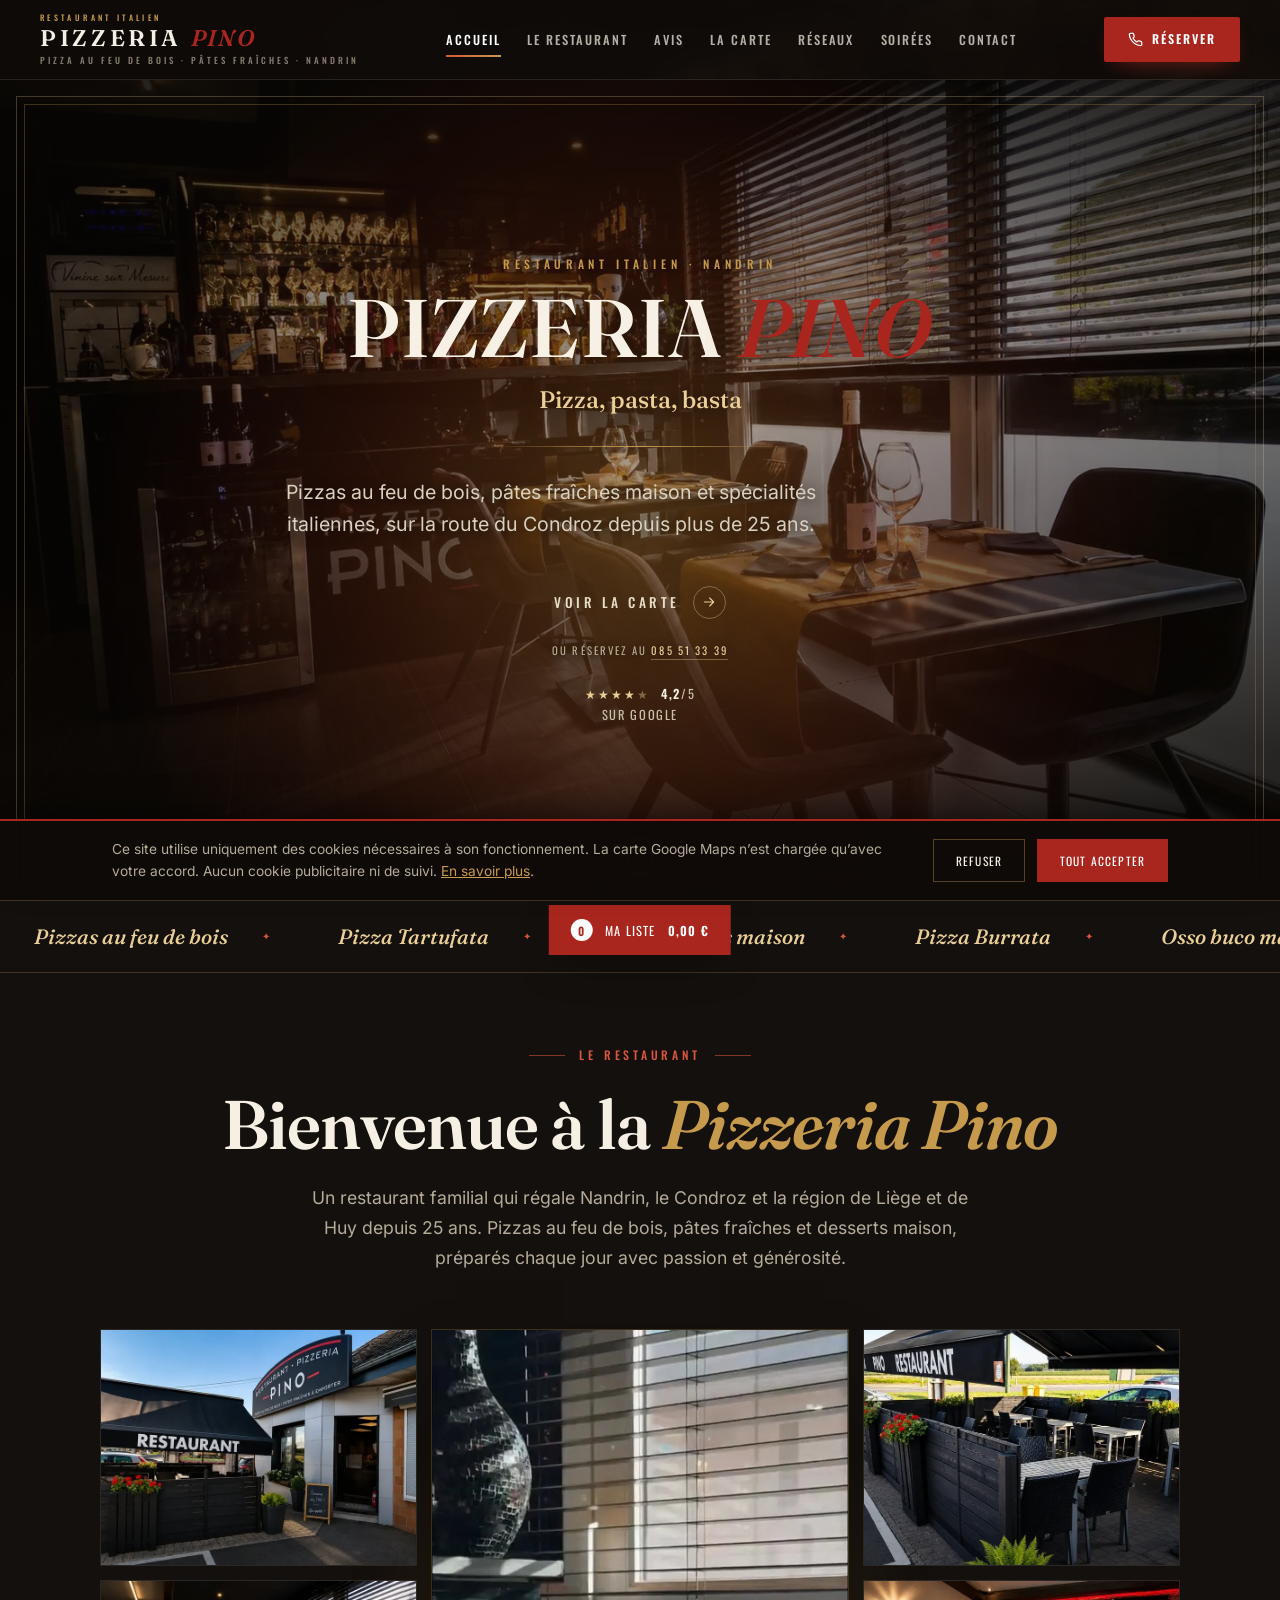
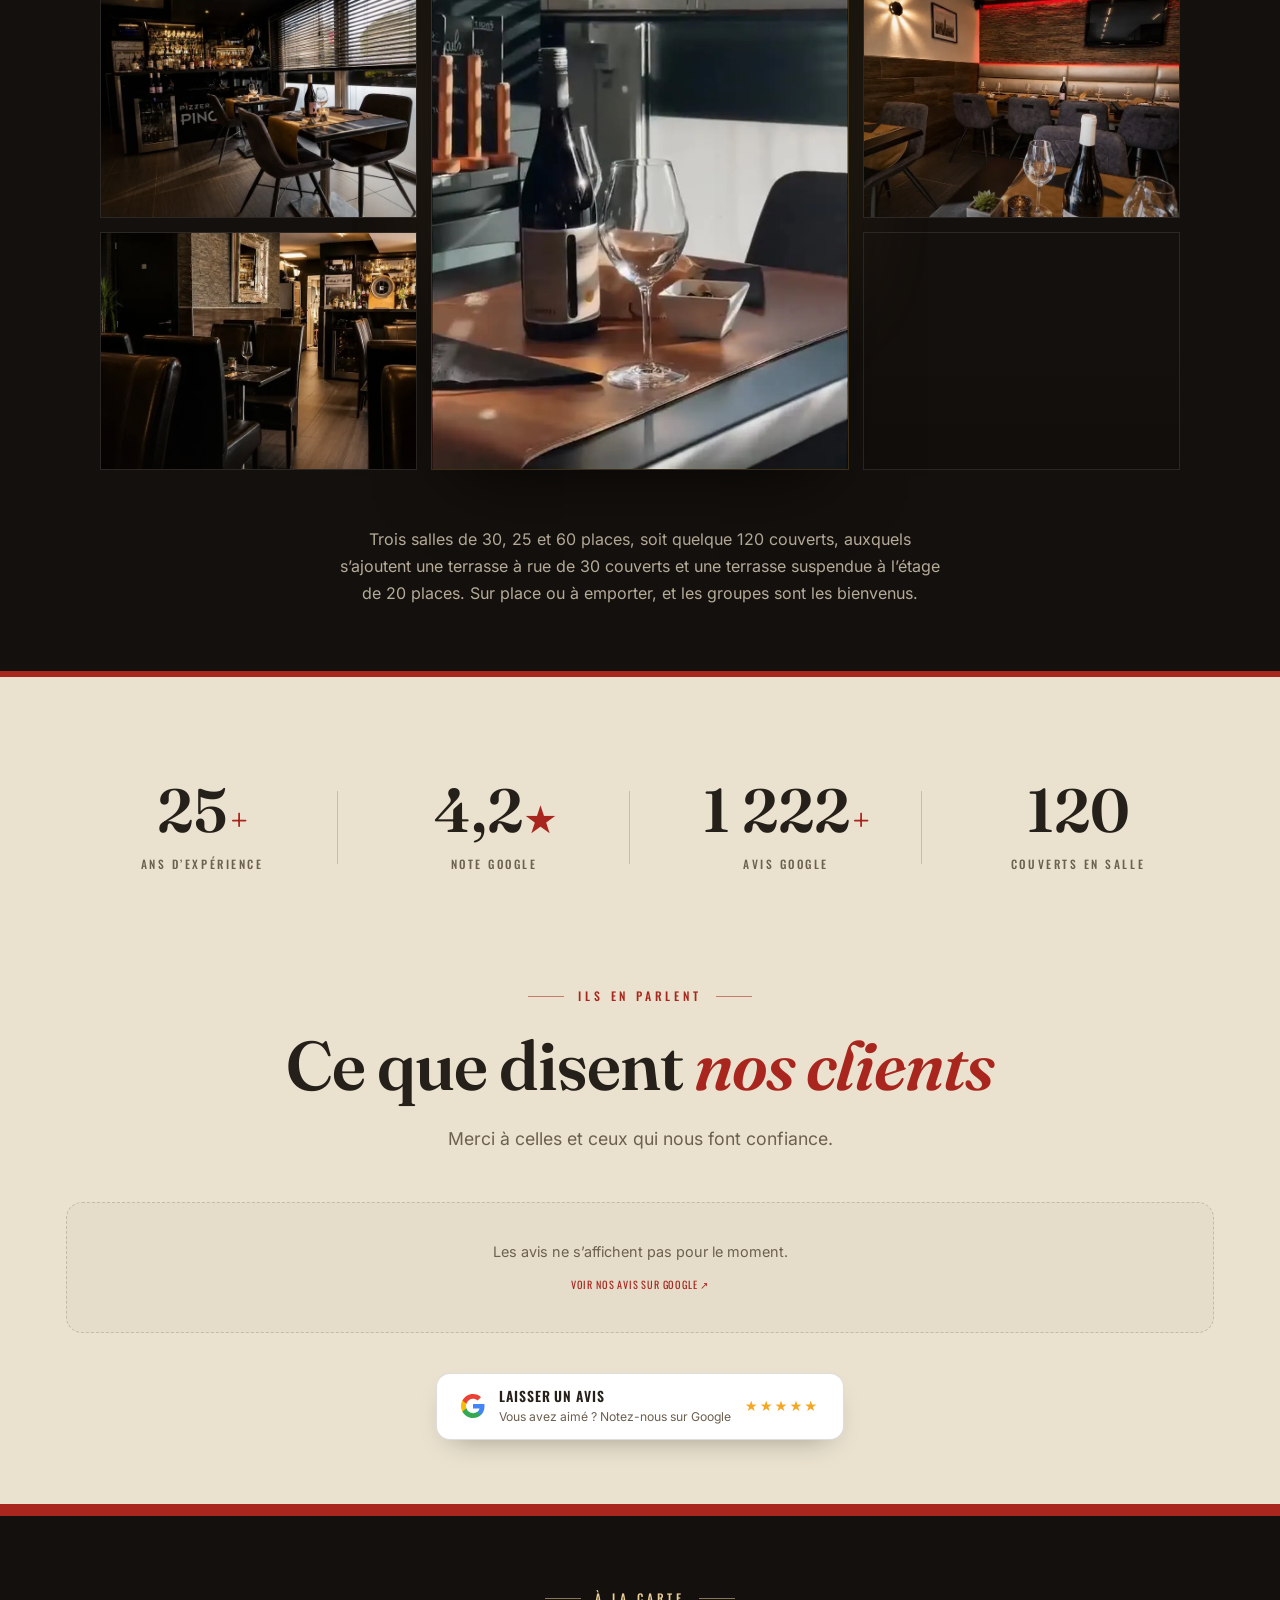
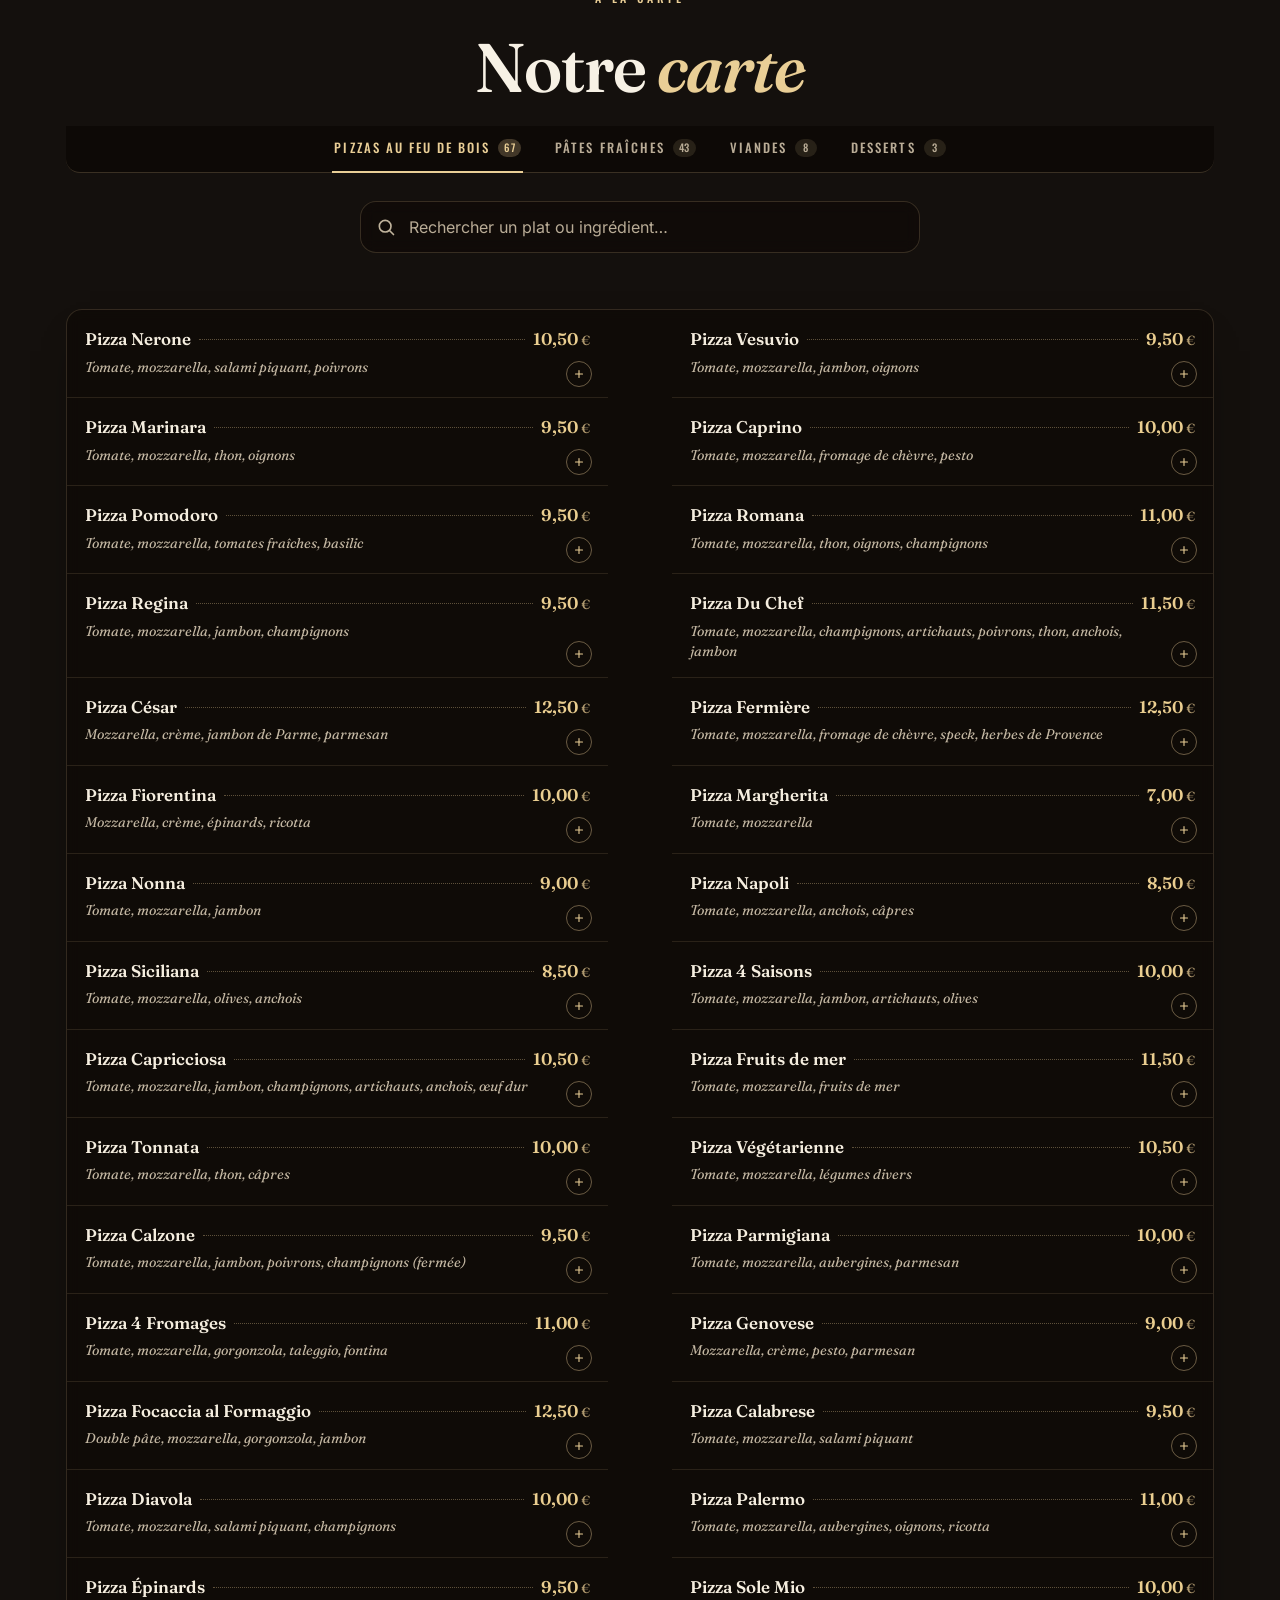
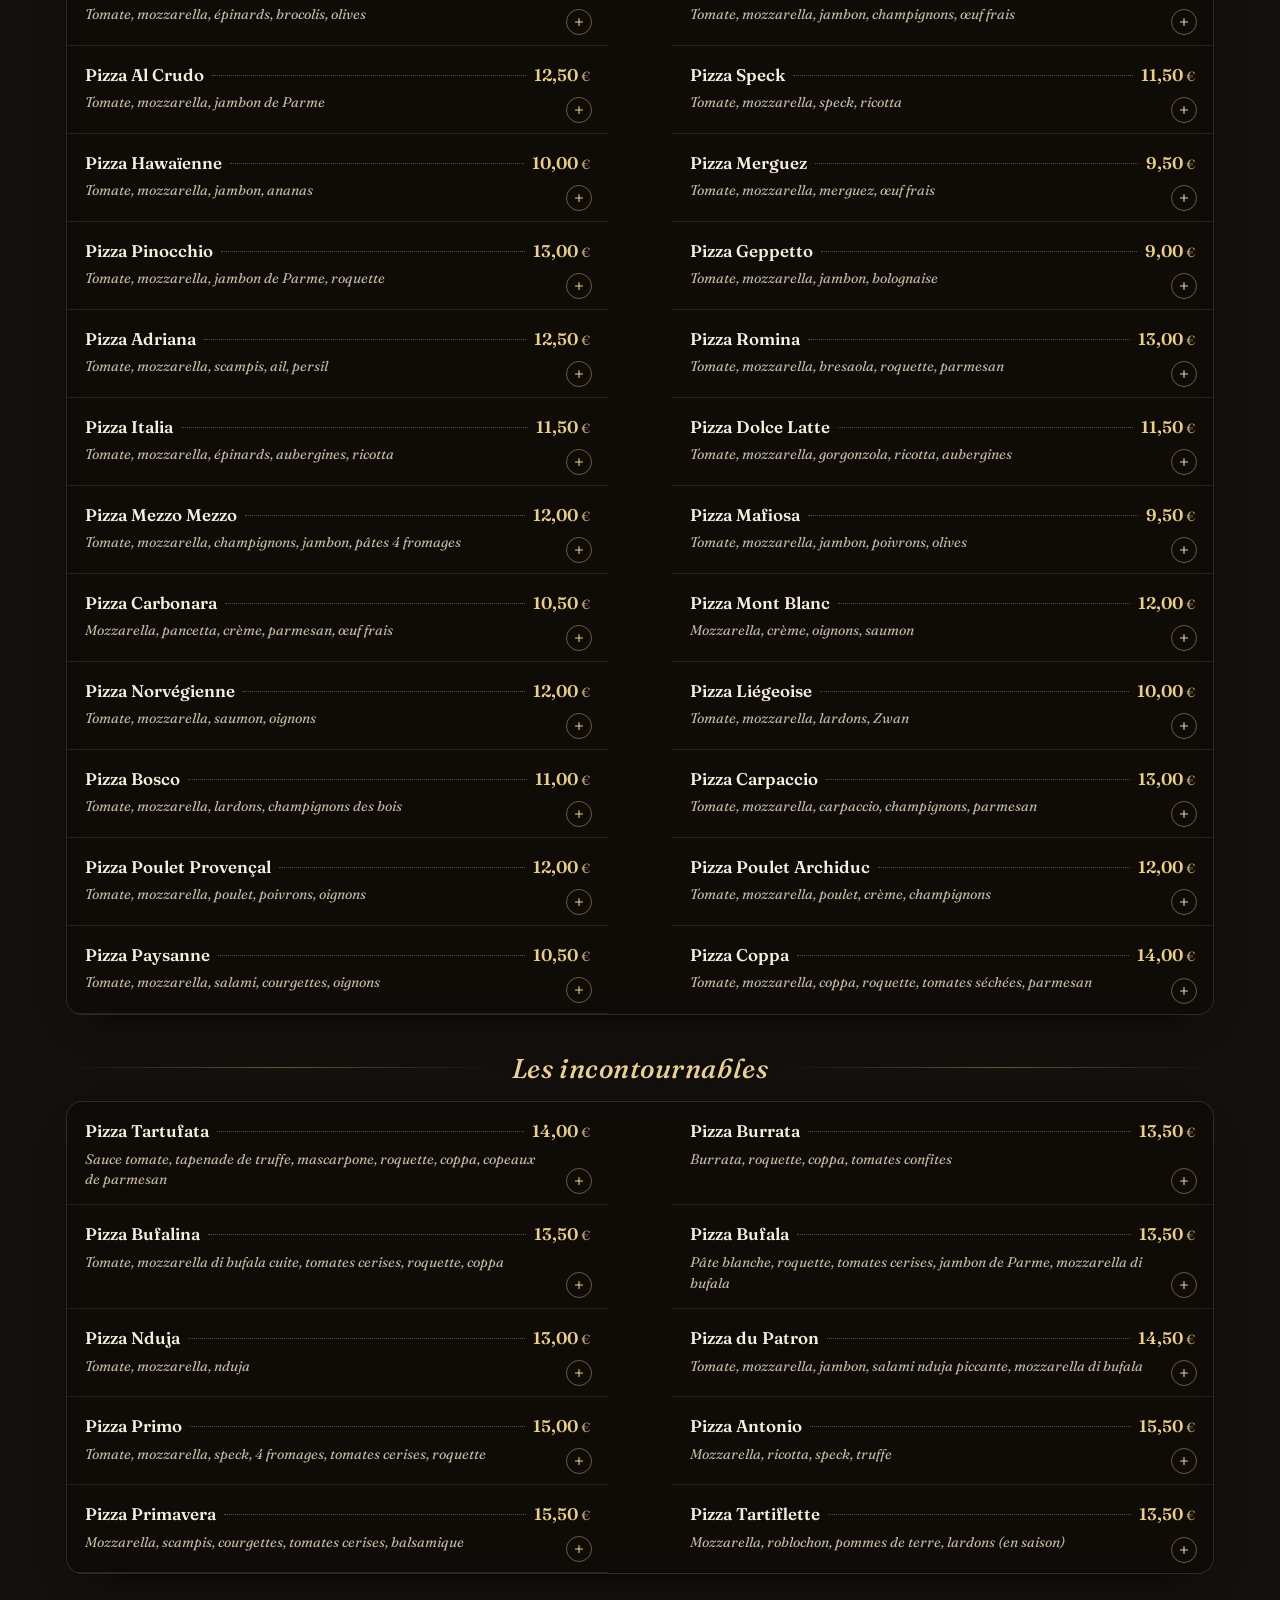
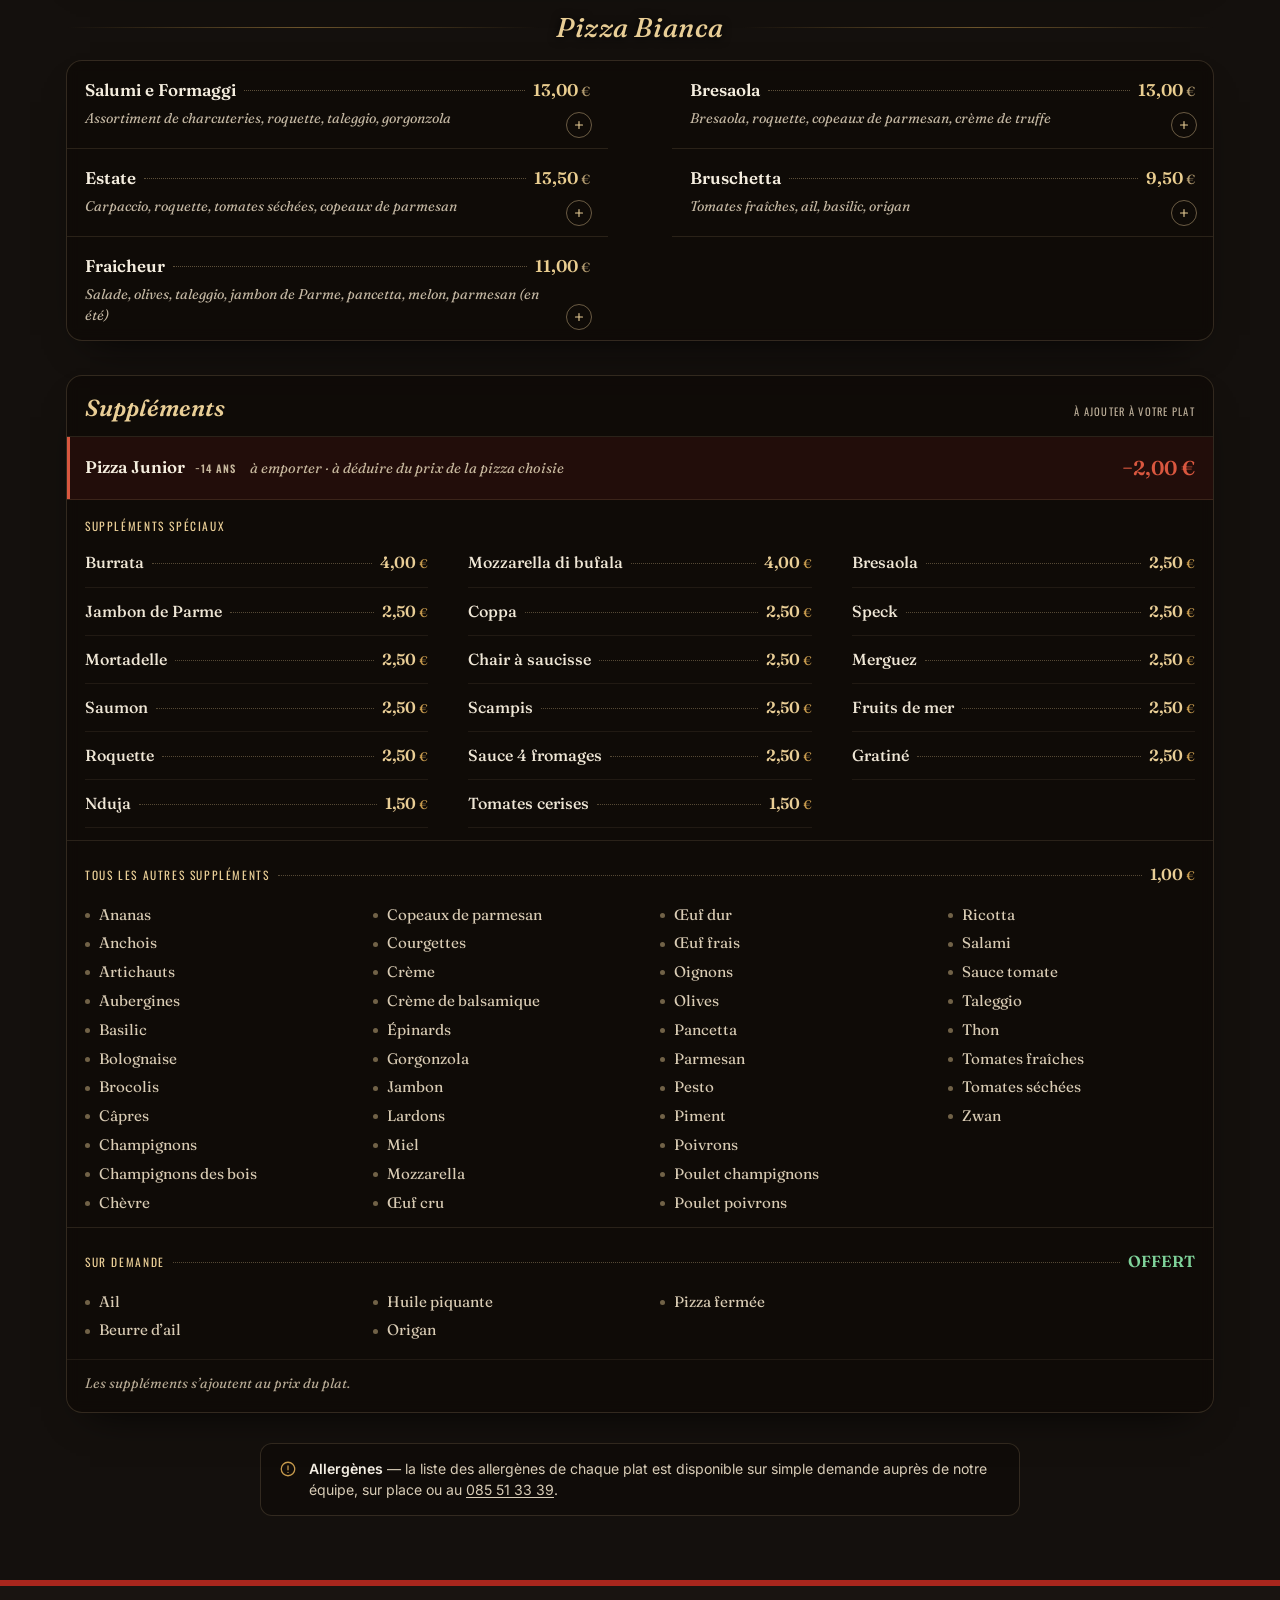
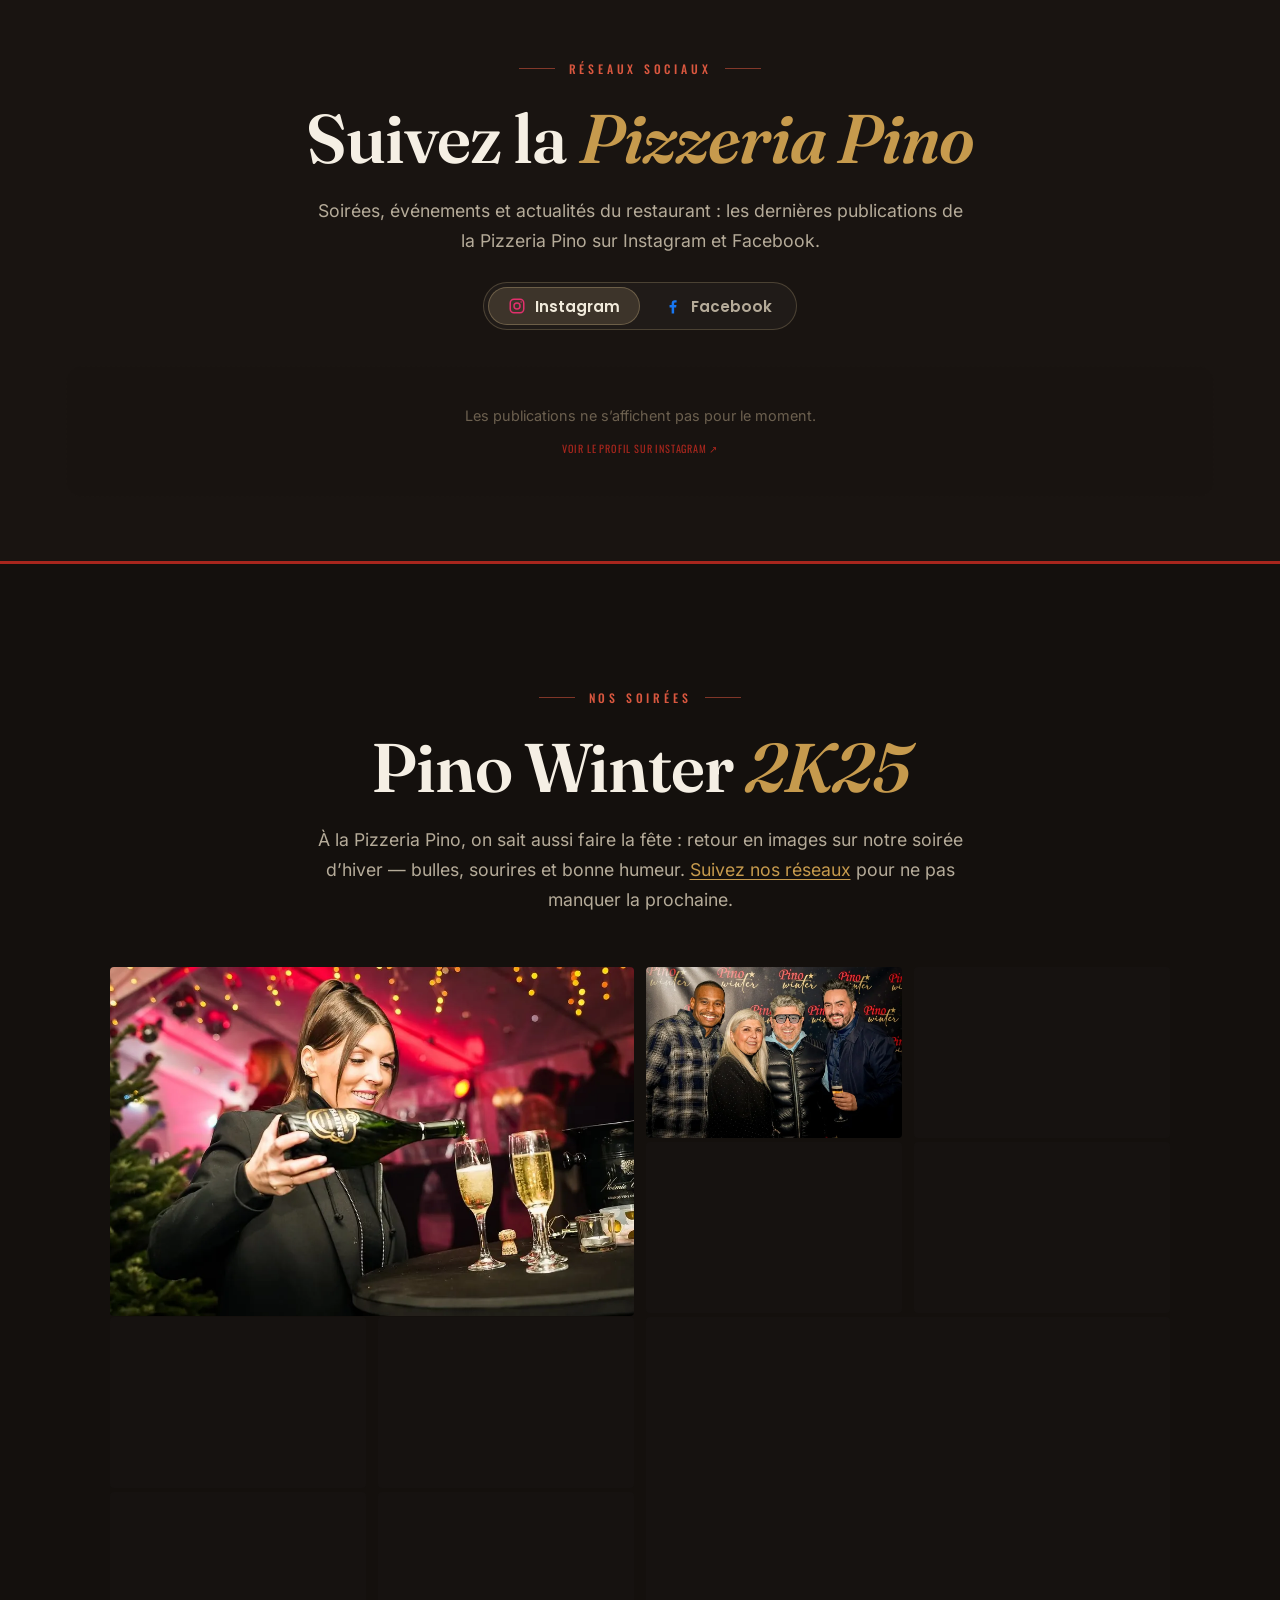
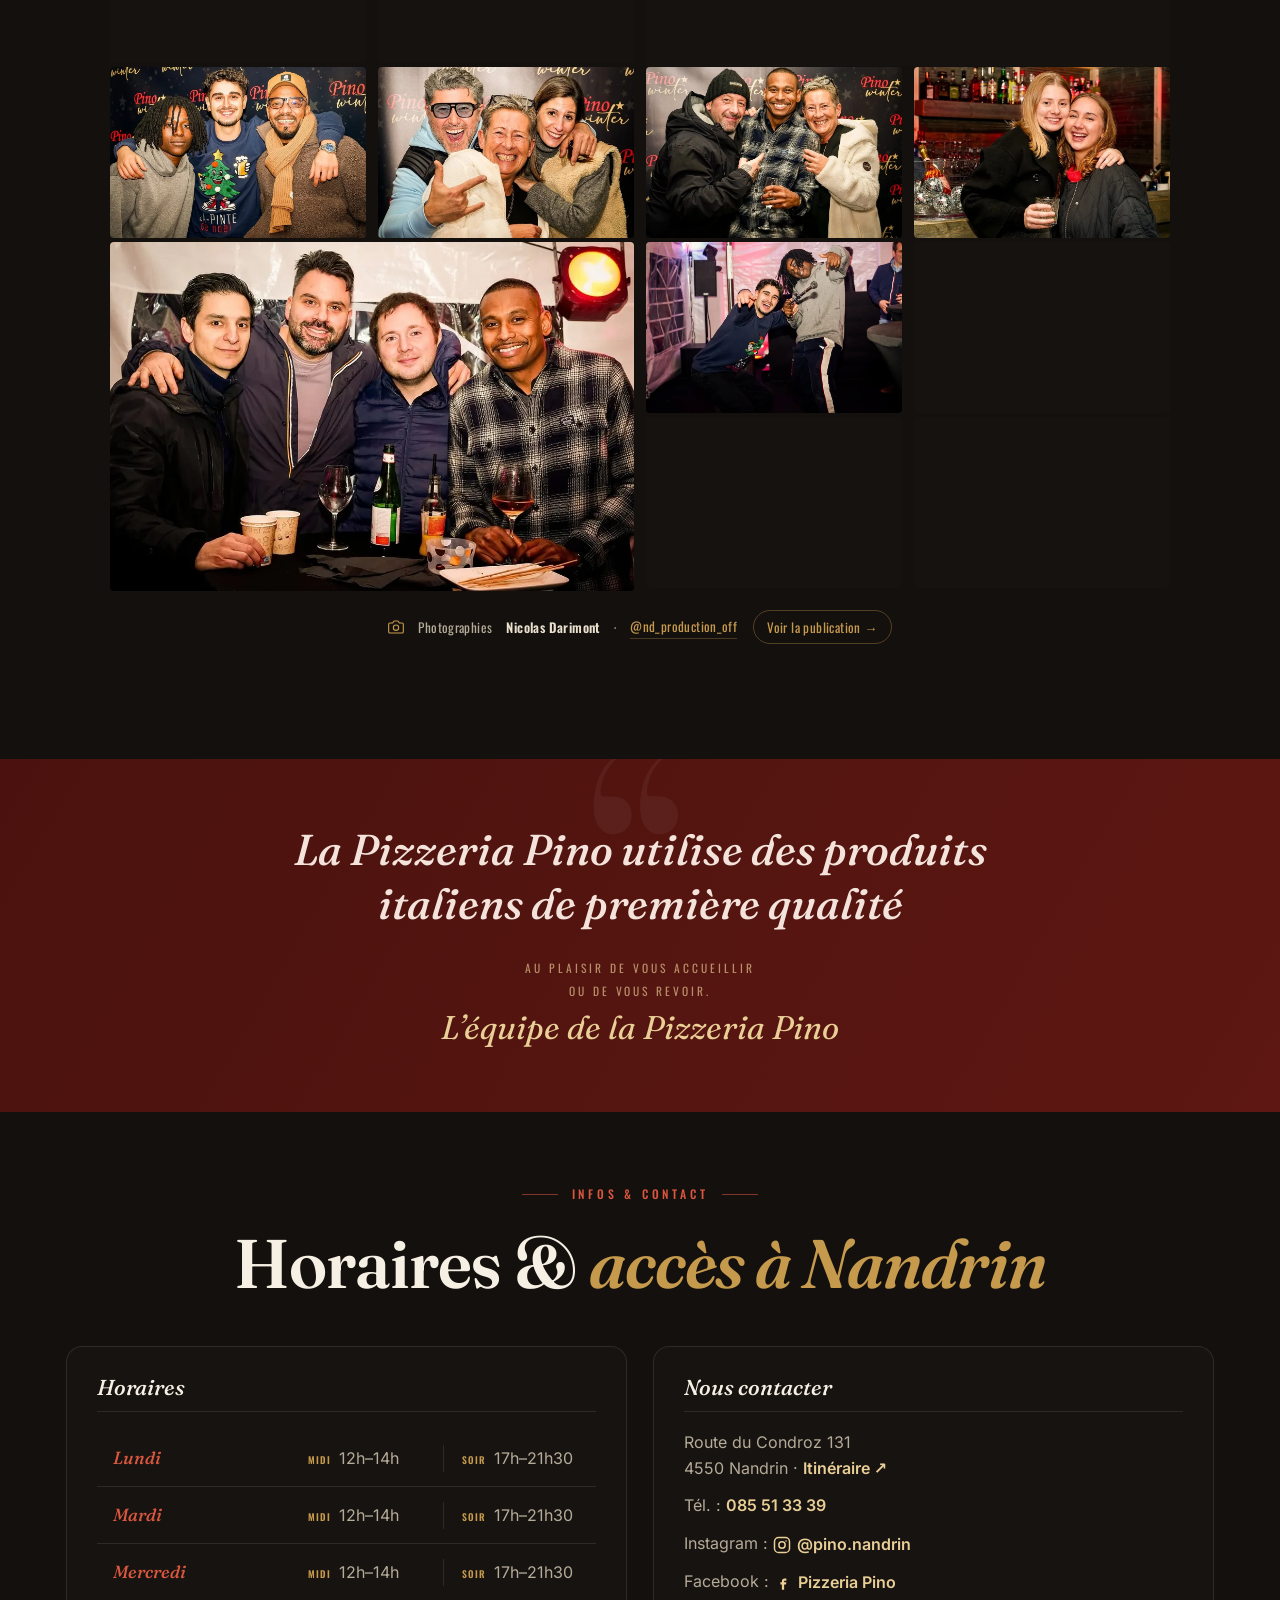
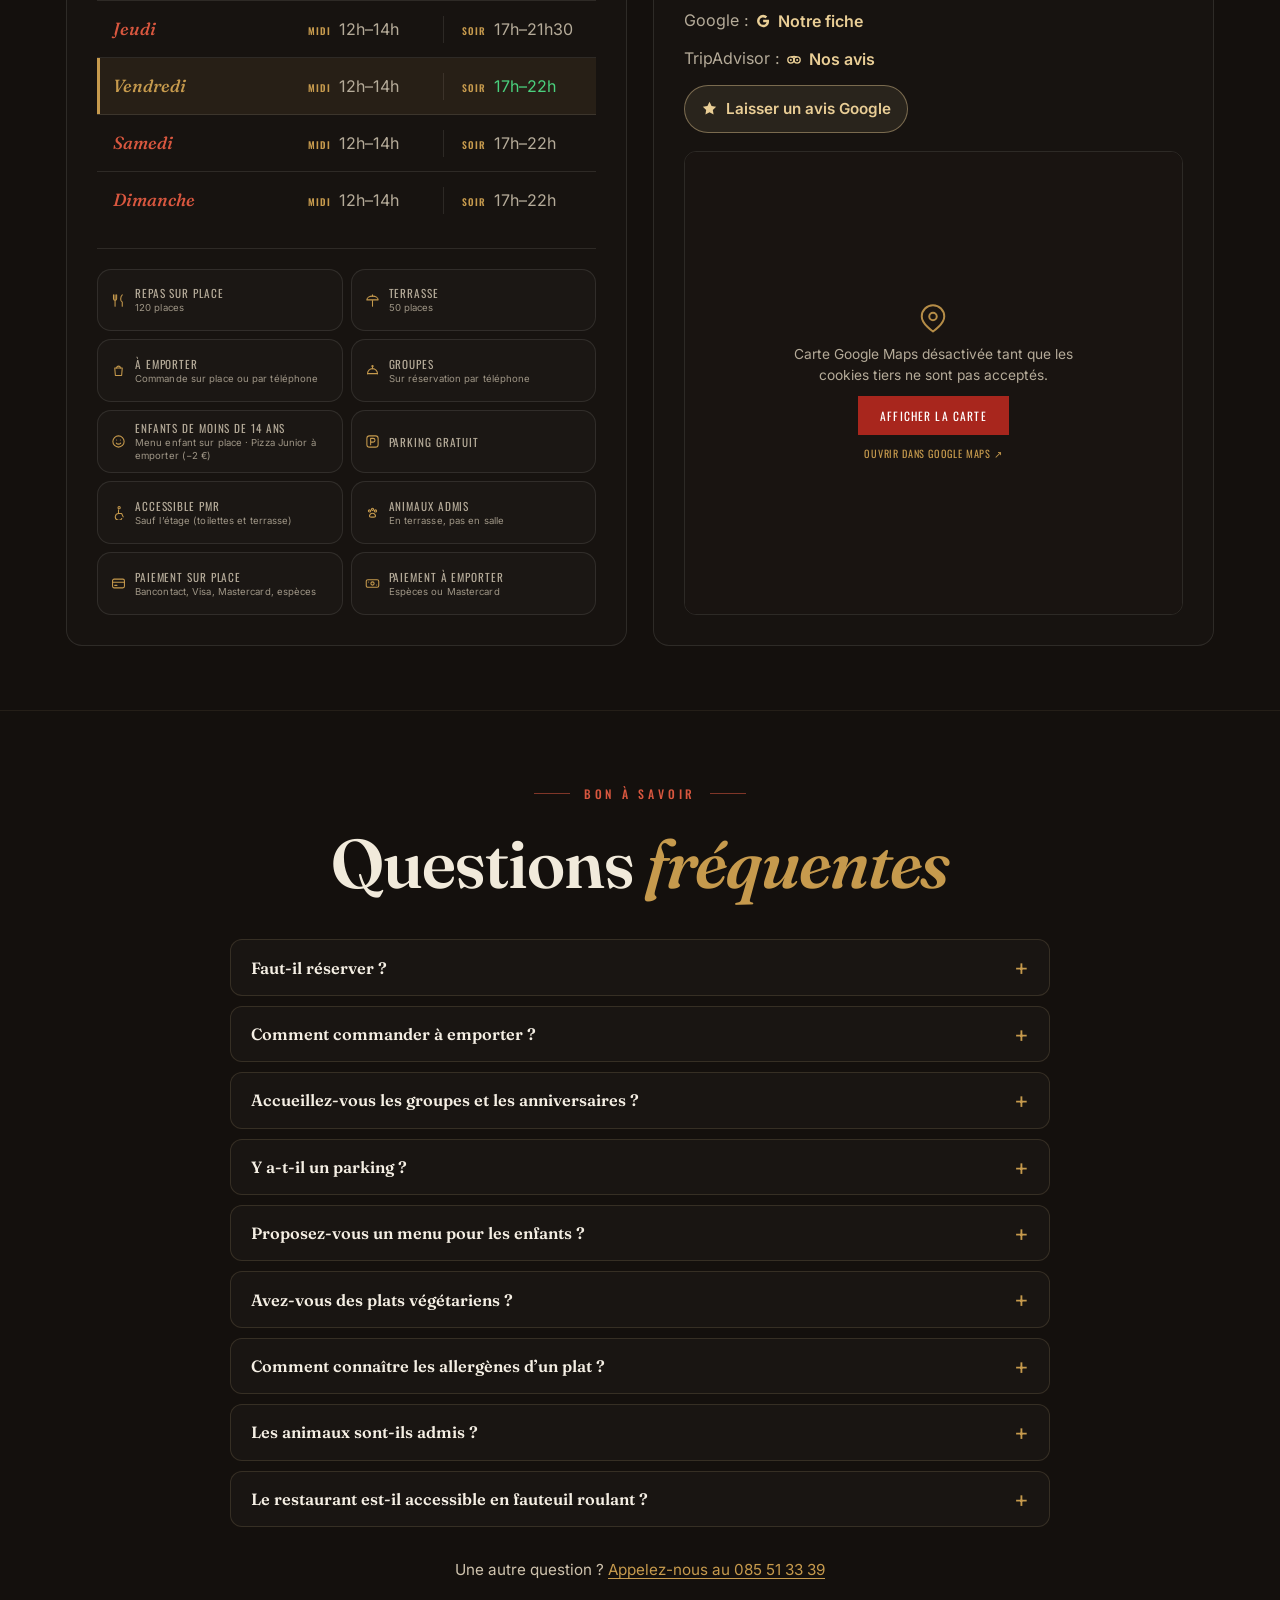
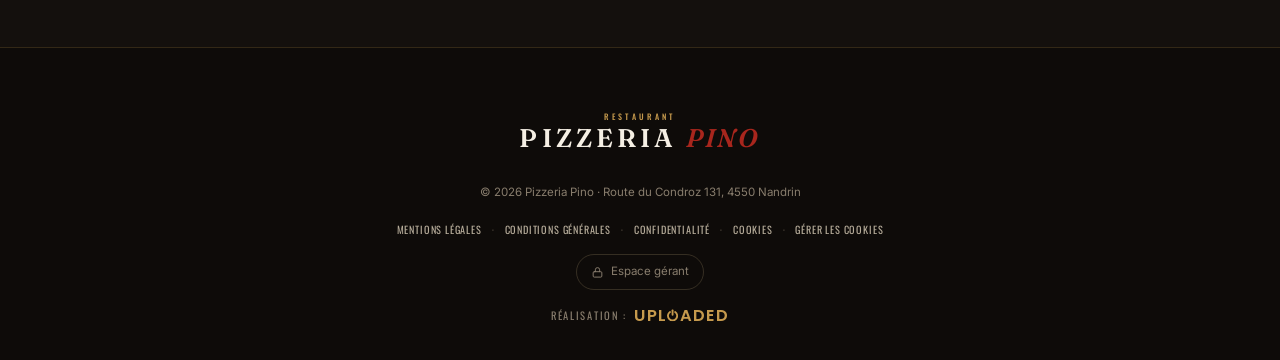
<file: index.html>
<!DOCTYPE html>
<html lang="fr">
<head>
<meta charset="UTF-8">
<meta name="viewport" content="width=device-width, initial-scale=1, viewport-fit=cover">
<title>Pizzeria Pino — Restaurant &amp; pizzas au feu de bois à Nandrin</title>
<meta name="description" content="Pizzas au feu de bois et pâtes fraîches à Nandrin, entre Liège et Huy. Sur place ou à emporter, groupes bienvenus. Route du Condroz 131.">
<meta name="keywords" content="pizzeria Nandrin, restaurant italien Nandrin, pizza feu de bois, pâtes fraîches, Condroz, à emporter, groupes, osso buco">
<meta name="author" content="Pizzeria Pino">
<meta name="robots" content="index, follow">
<meta name="theme-color" content="#0d0b0a">
<link rel="canonical" href="https://pizzeriapino.be/">

<!-- PWA : application installable -->
<script>/* Mode « app » : vue épurée (carte + commande) quand lancé depuis l'écran d'accueil */
(function(){try{
  var standalone=(window.matchMedia&&matchMedia('(display-mode: standalone)').matches)||navigator.standalone===true;
  var pwa=standalone||/[?&]source=pwa/.test(location.search);
  /* Le site mobile adopte l'apparence de la PWA (barre d'app + onglets + thème immersif) */
  var mobile=window.matchMedia&&matchMedia('(max-width:760px)').matches;
  if(pwa||mobile)document.documentElement.classList.add('app-mode');
  if(standalone)document.documentElement.classList.add('standalone');
  /* Arrivée par le QR code : le guide d'installation s'ouvre une fois la page
     lue ; d'ici là, le site reste masqué (fond sombre, icône Pino) pour qu'on
     ne le voie pas passer. Le guide lève ce masque en se refermant ; par
     sécurité, il tombe seul au bout de 8 secondes. */
  if(!standalone&&location.hash==='#installer'){
    document.documentElement.classList.add('inst-attente');
    setTimeout(function(){document.documentElement.classList.remove('inst-attente')},8000);
  }
}catch(e){}})();
/* Hauteur du hero FIGÉE en pixels au chargement (= taille de l'écran), recalculée uniquement
   à la rotation — jamais au scroll. La barre d'URL mobile ne redimensionne donc plus le cadre
   du hero (fini l'effet de zoom/recadrage sur la vidéo). */
(function(){try{
  var d=document.documentElement, lastW=0;
  /* Sur tactile, la barre d'URL redimensionne la fenêtre en hauteur pendant le
     défilement : on ne suit donc que la LARGEUR (rotation). Avec une souris, une
     variation de hauteur est un vrai redimensionnement de fenêtre : on la suit. */
  var tactile = !!(window.matchMedia && matchMedia('(hover: none) and (pointer: coarse)').matches);
  function set(){ var w=window.innerWidth; if(tactile && w===lastW) return; lastW=w; d.style.setProperty('--hvh', window.innerHeight+'px'); }
  set();
  window.addEventListener('orientationchange', function(){ lastW=0; setTimeout(set,250); });
  window.addEventListener('resize', set); /* ne met à jour que si la LARGEUR change (rotation), pas la barre d'URL */
}catch(e){}})();</script>
<!-- Le logo dans les résultats Google. Trois tailles multiples de 48 px,
     comme Google le demande, et le favicon.ico à la racine que ses robots
     vont chercher d'office. Le dessin est l'arche du four : le logo entier,
     réduit à 16 px, n'est qu'une tache sombre. Il reste partout ailleurs. -->
<link rel="icon" type="image/png" sizes="192x192" href="icons/favicon-192.png?v=3">
<link rel="icon" type="image/png" sizes="96x96" href="icons/favicon-96.png?v=3">
<link rel="icon" type="image/png" sizes="48x48" href="icons/favicon-48.png?v=3">
<link rel="icon" href="favicon.ico?v=3" sizes="any">
<script>/* Manifeste (installation en application) : téléphone et tablette seulement.
   Sur ordinateur, Chrome et Edge proposeraient sinon « Installer l'application ». */
(function(){try{var m=window.matchMedia;
  if(!(m&&(m('(pointer:coarse)').matches||m('(max-width:760px)').matches||m('(display-mode: standalone)').matches)||navigator.standalone===true)){
    window.addEventListener('beforeinstallprompt',function(e){e.preventDefault()});return}
  var l=document.createElement('link');l.rel='manifest';l.href='manifest.webmanifest';document.head.appendChild(l);
}catch(e){}})();</script>
<link rel="apple-touch-icon" href="icons/apple-touch-icon.png?v=2">
<meta name="mobile-web-app-capable" content="yes">
<meta name="apple-mobile-web-app-capable" content="yes">
<meta name="apple-mobile-web-app-status-bar-style" content="black-translucent">
<meta name="apple-mobile-web-app-title" content="PIZZERIA PINO">
<!-- iOS : écrans de lancement (supprime le flash blanc natif au démarrage) -->
<link rel="apple-touch-startup-image" media="(device-width: 375px) and (device-height: 667px) and (-webkit-device-pixel-ratio: 2) and (orientation: portrait)" href="startup/launch-750x1334.png">
<link rel="apple-touch-startup-image" media="(device-width: 414px) and (device-height: 736px) and (-webkit-device-pixel-ratio: 3) and (orientation: portrait)" href="startup/launch-1242x2208.png">
<link rel="apple-touch-startup-image" media="(device-width: 375px) and (device-height: 812px) and (-webkit-device-pixel-ratio: 3) and (orientation: portrait)" href="startup/launch-1125x2436.png">
<link rel="apple-touch-startup-image" media="(device-width: 414px) and (device-height: 896px) and (-webkit-device-pixel-ratio: 2) and (orientation: portrait)" href="startup/launch-828x1792.png">
<link rel="apple-touch-startup-image" media="(device-width: 414px) and (device-height: 896px) and (-webkit-device-pixel-ratio: 3) and (orientation: portrait)" href="startup/launch-1242x2688.png">
<link rel="apple-touch-startup-image" media="(device-width: 390px) and (device-height: 844px) and (-webkit-device-pixel-ratio: 3) and (orientation: portrait)" href="startup/launch-1170x2532.png">
<link rel="apple-touch-startup-image" media="(device-width: 428px) and (device-height: 926px) and (-webkit-device-pixel-ratio: 3) and (orientation: portrait)" href="startup/launch-1284x2778.png">
<link rel="apple-touch-startup-image" media="(device-width: 393px) and (device-height: 852px) and (-webkit-device-pixel-ratio: 3) and (orientation: portrait)" href="startup/launch-1179x2556.png">
<link rel="apple-touch-startup-image" media="(device-width: 430px) and (device-height: 932px) and (-webkit-device-pixel-ratio: 3) and (orientation: portrait)" href="startup/launch-1290x2796.png">
<link rel="apple-touch-startup-image" media="(device-width: 402px) and (device-height: 874px) and (-webkit-device-pixel-ratio: 3) and (orientation: portrait)" href="startup/launch-1206x2622.png">
<link rel="apple-touch-startup-image" media="(device-width: 440px) and (device-height: 956px) and (-webkit-device-pixel-ratio: 3) and (orientation: portrait)" href="startup/launch-1320x2868.png">

<!-- Référencement local (Google Business / cartes) -->
<meta name="geo.region" content="BE-WLG">
<meta name="geo.placename" content="Nandrin">
<meta name="geo.position" content="50.51001;5.39903">
<meta name="ICBM" content="50.51001, 5.39903">

<!-- Open Graph (aperçu lors du partage sur réseaux sociaux) -->
<meta property="og:type" content="restaurant">
<meta property="og:title" content="Pizzeria Pino — Restaurant italien & pizzas au feu de bois à Nandrin">
<meta property="og:description" content="Pizzas au feu de bois, pâtes fraîches maison et spécialités italiennes, sur la route du Condroz depuis plus de 25 ans.">
<meta property="og:image" content="https://pizzeriapino.be/images/partage-logo-1200x630.jpg">
<meta property="og:image:type" content="image/jpeg">
<meta property="og:image:width" content="1200">
<meta property="og:image:height" content="630">
<meta property="og:image:alt" content="Logo de la Pizzeria Pino à Nandrin : l’arche du four à bois et sa flamme">
<meta property="og:url" content="https://pizzeriapino.be/">
<meta property="og:site_name" content="Pizzeria Pino">
<meta property="og:locale" content="fr_BE">
<meta name="twitter:card" content="summary_large_image">
<meta name="twitter:title" content="Pizzeria Pino — Restaurant italien à Nandrin">
<meta name="twitter:description" content="Pizzas au feu de bois, pâtes fraîches maison et spécialités italiennes, sur la route du Condroz depuis plus de 25 ans.">
<meta name="twitter:image" content="https://pizzeriapino.be/images/partage-logo-1200x630.jpg">
<meta name="twitter:image:alt" content="Logo de la Pizzeria Pino à Nandrin : l’arche du four à bois et sa flamme">

<!-- Données structurées Google (fiche restaurant enrichie) -->
<script type="application/ld+json">
{
  "@context": "https://schema.org",
  "@type": "Restaurant",
  "name": "Pizzeria Pino",
  "description": "Restaurant italien à Nandrin : pâtes fraîches et pizzas au feu de bois, produits italiens de première qualité. Sur place et à emporter.",
  "servesCuisine": ["Italienne", "Pizza"],
  "foundingDate": "2001",
  "legalName": "Pasta Quick SRL",
  "vatID": "BE0455135084",
  "priceRange": "€€",
  "currenciesAccepted": "EUR",
  "paymentAccepted": "Au restaurant : espèces, Bancontact, Visa et Mastercard. À emporter : espèces ou Mastercard (classic ou débit).",
  "url": "https://pizzeriapino.be/",
  "telephone": "+32 85 51 33 39",
  "image": [
    "https://pizzeriapino.be/images/gal-pizza.jpg",
    "https://pizzeriapino.be/images/hero-pizza.jpg",
    "https://pizzeriapino.be/images/four-bois.jpg"
  ],
  "logo": "https://pizzeriapino.be/icons/icon-512.png",
  "hasMap": "https://www.google.com/maps?cid=8822678863966983754",
  "geo": { "@type": "GeoCoordinates", "latitude": 50.51001, "longitude": 5.39903 },
  "hasMenu": { "@id": "https://pizzeriapino.be/#menu" },
  "acceptsReservations": "True",
  "maximumAttendeeCapacity": 170,
  "areaServed": ["Nandrin", "Condroz", "Province de Liège"],
  "amenityFeature": [
    {"@type": "LocationFeatureSpecification", "name": "Terrasse", "value": true},
    {"@type": "LocationFeatureSpecification", "name": "Parking gratuit", "value": true},
    {"@type": "LocationFeatureSpecification", "name": "Accessible en fauteuil roulant, sauf l'étage (toilettes et terrasse suspendue)", "value": true},
    {"@type": "LocationFeatureSpecification", "name": "Repas sur place", "value": true},
    {"@type": "LocationFeatureSpecification", "name": "Plats à emporter", "value": true},
    {"@type": "LocationFeatureSpecification", "name": "Menu enfant sur place (moins de 14 ans)", "value": true},
    {"@type": "LocationFeatureSpecification", "name": "Pizza Junior à emporter (moins de 14 ans, 2 € de réduction)", "value": true},
    {"@type": "LocationFeatureSpecification", "name": "Trois salles (30, 25 et 60 places, environ 120 couverts)", "value": true},
    {"@type": "LocationFeatureSpecification", "name": "Animaux admis en terrasse", "value": true},
    {"@type": "LocationFeatureSpecification", "name": "Animaux admis en salle", "value": false},
    {"@type": "LocationFeatureSpecification", "name": "Chiens d'assistance admis", "value": true}
  ],
  "address": {
    "@type": "PostalAddress",
    "streetAddress": "Route du Condroz 131",
    "addressLocality": "Nandrin",
    "postalCode": "4550",
    "addressCountry": "BE"
  },
  "sameAs": [
    "https://www.instagram.com/pino.nandrin/",
    "https://www.facebook.com/profile.php?id=100064486855231"
  ],
  "openingHoursSpecification": [
    {"@type": "OpeningHoursSpecification", "dayOfWeek": ["Monday","Tuesday","Wednesday","Thursday"], "opens": "12:00", "closes": "14:00"},
    {"@type": "OpeningHoursSpecification", "dayOfWeek": ["Monday","Tuesday","Wednesday","Thursday"], "opens": "17:00", "closes": "21:30"},
    {"@type": "OpeningHoursSpecification", "dayOfWeek": ["Friday","Saturday","Sunday"], "opens": "12:00", "closes": "14:00"},
    {"@type": "OpeningHoursSpecification", "dayOfWeek": ["Friday","Saturday","Sunday"], "opens": "17:00", "closes": "22:00"}
  ]
}
</script>
<script type="application/ld+json">{"@context": "https://schema.org", "@type": "FAQPage", "mainEntity": [{"@type": "Question", "name": "Faut-il réserver ?", "acceptedAnswer": {"@type": "Answer", "text": "Vous pouvez réserver par téléphone au 085 51 33 39, pendant nos heures d'ouverture. Pour un groupe, appelez-nous quelques jours à l'avance."}}, {"@type": "Question", "name": "Comment commander à emporter ?", "acceptedAnswer": {"@type": "Answer", "text": "Par téléphone au 085 51 33 39 ou directement sur place. Vous pouvez préparer votre liste sur le site avec « Ma liste » avant d'appeler. À emporter, nous acceptons les espèces et Mastercard."}}, {"@type": "Question", "name": "Accueillez-vous les groupes et les anniversaires ?", "acceptedAnswer": {"@type": "Answer", "text": "Oui, les groupes et les anniversaires sont les bienvenus. Appelez-nous quelques jours à l'avance pour réserver vos tables."}}, {"@type": "Question", "name": "Y a-t-il un parking ?", "acceptedAnswer": {"@type": "Answer", "text": "Oui, le parking est gratuit, au 131 route du Condroz à Nandrin."}}, {"@type": "Question", "name": "Proposez-vous un menu pour les enfants ?", "acceptedAnswer": {"@type": "Answer", "text": "Pour les moins de 14 ans : un menu enfant sur place, et la Pizza Junior à emporter, 2 € de moins que la pizza choisie."}}, {"@type": "Question", "name": "Avez-vous des plats végétariens ?", "acceptedAnswer": {"@type": "Answer", "text": "Oui, plusieurs plats sont sans viande ni poisson : pizzas Margherita, Végétarienne, Pomodoro, 4 Fromages, Fiorentina, Spaghetti al Pomodoro, Penne Ortolana…"}}, {"@type": "Question", "name": "Comment connaître les allergènes d'un plat ?", "acceptedAnswer": {"@type": "Answer", "text": "La liste des allergènes de chaque plat est disponible sur simple demande auprès de notre équipe, sur place ou par téléphone."}}, {"@type": "Question", "name": "Les animaux sont-ils admis ?", "acceptedAnswer": {"@type": "Answer", "text": "Oui en terrasse, mais pas en salle. Les chiens d'assistance sont les bienvenus partout."}}, {"@type": "Question", "name": "Le restaurant est-il accessible en fauteuil roulant ?", "acceptedAnswer": {"@type": "Answer", "text": "Le rez-de-chaussée et la terrasse à rue sont accessibles. L'étage, où se trouvent les toilettes et la terrasse suspendue, ne l'est pas."}}]}</script>
<!-- carte-structuree:début — engendré par menu/balisage.py, ne pas modifier à la main -->
<script type="application/ld+json">{"@context":"https://schema.org","@type":"Menu","@id":"https://pizzeriapino.be/#menu","name":"Carte de la Pizzeria Pino","inLanguage":"fr-BE","url":"https://pizzeriapino.be/#carte","hasMenuSection":[{"@type":"MenuSection","name":"Pâtes fraîches","hasMenuItem":[{"@type":"MenuItem","name":"Rigatoni 4 fromages","description":"Jambon, 4 fromages, crème","offers":{"@type":"Offer","price":"8.50","priceCurrency":"EUR"}},{"@type":"MenuItem","name":"Rigatoni Pinocchio","description":"Bolognaise, crème, jambon","offers":{"@type":"Offer","price":"8.50","priceCurrency":"EUR"}},{"@type":"MenuItem","name":"Rigatoni Romagnola","description":"Tomate, 4 fromages, jambon de Parme","offers":{"@type":"Offer","price":"10.00","priceCurrency":"EUR"}},{"@type":"MenuItem","name":"Rigatoni Parmigiana","description":"Tomate, aubergines, basilic, ail","offers":{"@type":"Offer","price":"9.50","priceCurrency":"EUR"}},{"@type":"MenuItem","name":"Rigatoni Asparagi e Crudo","description":"Crème, asperges, jambon de Parme, ail","offers":{"@type":"Offer","price":"10.50","priceCurrency":"EUR"}},{"@type":"MenuItem","name":"Rigatoni aux épinards","description":"Épinards, crème, ail, lardons","offers":{"@type":"Offer","price":"10.50","priceCurrency":"EUR"}},{"@type":"MenuItem","name":"Rigatoni Brocolis Scampis","description":"Crème, brocolis, scampis, basilic, ail","offers":{"@type":"Offer","price":"13.50","priceCurrency":"EUR"}},{"@type":"MenuItem","name":"Rigatoni Indiana","description":"Tomates fraîches, basilic, aubergines, scampis, ail","offers":{"@type":"Offer","price":"12.50","priceCurrency":"EUR"}},{"@type":"MenuItem","name":"Rigatoni Adriatica","description":"Tomate, crème, poireaux, scampis, ail","offers":{"@type":"Offer","price":"12.50","priceCurrency":"EUR"}},{"@type":"MenuItem","name":"Rigatoni Cremoso di Tartufata","description":"Bresaola, crème, tomate, huile de truffe, salsa tartufata","offers":{"@type":"Offer","price":"15.00","priceCurrency":"EUR"}},{"@type":"MenuItem","name":"Tagliatelle Piemontese","description":"Jambon de Parme, ail, roquette, tomates séchées, oignons, huile d’olive","offers":{"@type":"Offer","price":"12.50","priceCurrency":"EUR"}},{"@type":"MenuItem","name":"Tagliatelle saumon fumé","description":"Tomate, crème, saumon, ail","offers":{"@type":"Offer","price":"11.00","priceCurrency":"EUR"}},{"@type":"MenuItem","name":"Tagliatelle aux scampis","description":"Scampis, crème, tomates, ail","offers":{"@type":"Offer","price":"12.00","priceCurrency":"EUR"}},{"@type":"MenuItem","name":"Tagliatelle du Chef","description":"Bresaola, roquette, copeaux de parmesan, huile de truffe, crème de balsamique","offers":{"@type":"Offer","price":"13.50","priceCurrency":"EUR"}},{"@type":"MenuItem","name":"Spaghetti Arrabbiata","description":"Tomate, crème, pancetta, piment","offers":{"@type":"Offer","price":"8.50","priceCurrency":"EUR"}},{"@type":"MenuItem","name":"Spaghetti al Pomodoro","description":"Tomates fraîches, ail, basilic","offers":{"@type":"Offer","price":"9.00","priceCurrency":"EUR"}},{"@type":"MenuItem","name":"Spaghetti Carbonara","description":"Crème, pancetta, œuf, parmesan","offers":{"@type":"Offer","price":"9.00","priceCurrency":"EUR"}},{"@type":"MenuItem","name":"Spaghetti Bolognaise","description":"Tomate, viande hachée","offers":{"@type":"Offer","price":"8.50","priceCurrency":"EUR"}},{"@type":"MenuItem","name":"Spaghetti alle Vongole","description":"Vongole veraci, tomates, ail","offers":{"@type":"Offer","price":"14.00","priceCurrency":"EUR"}},{"@type":"MenuItem","name":"Spaghetti Boscaiola","description":"Champignons, crème, lardons, ail","offers":{"@type":"Offer","price":"9.00","priceCurrency":"EUR"}},{"@type":"MenuItem","name":"Spaghetti Puttanesca","description":"Tomate, thon, câpres, olives noires, ail","offers":{"@type":"Offer","price":"10.00","priceCurrency":"EUR"}},{"@type":"MenuItem","name":"Spaghetti aux fruits de mer","description":"Tomate, fruits de mer, basilic, ail","offers":{"@type":"Offer","price":"10.50","priceCurrency":"EUR"}},{"@type":"MenuItem","name":"Linguini allo Scoglio","description":"Fruits de mer, scampis, vongole, langoustines, pesto, ail","offers":{"@type":"Offer","price":"14.50","priceCurrency":"EUR"}},{"@type":"MenuItem","name":"Lasagne maison","description":"Bolognaise, crème, jambon, mozzarella","offers":{"@type":"Offer","price":"10.00","priceCurrency":"EUR"}},{"@type":"MenuItem","name":"Lasagne 4 fromages","description":"Bolognaise, sauce 4 fromages, jambon","offers":{"@type":"Offer","price":"11.00","priceCurrency":"EUR"}},{"@type":"MenuItem","name":"Cannelloni du Chef","description":"Tomate, crème, viande hachée","offers":{"@type":"Offer","price":"10.00","priceCurrency":"EUR"}},{"@type":"MenuItem","name":"Tortelloni Genovese","description":"Bolognaise, crème, jambon","offers":{"@type":"Offer","price":"9.00","priceCurrency":"EUR"}},{"@type":"MenuItem","name":"Tortelloni crème jambon","description":"Crème, jambon, fromage","offers":{"@type":"Offer","price":"9.00","priceCurrency":"EUR"}},{"@type":"MenuItem","name":"Tortelloni alla Ricotta","description":"Tomate, crème, ricotta, épinards","offers":{"@type":"Offer","price":"9.50","priceCurrency":"EUR"}},{"@type":"MenuItem","name":"Gnocchi Romana","description":"Tomate, crème, Porto, fromage","offers":{"@type":"Offer","price":"9.50","priceCurrency":"EUR"}},{"@type":"MenuItem","name":"Gnocchi aux 4 fromages","description":"Sauce 4 fromages, crème","offers":{"@type":"Offer","price":"9.50","priceCurrency":"EUR"}},{"@type":"MenuItem","name":"Rotolo alla Ricotta","description":"Tomate, crème, ricotta, épinards, jambon","offers":{"@type":"Offer","price":"11.00","priceCurrency":"EUR"}},{"@type":"MenuItem","name":"Rotolo Parmigiana","description":"Tomate, aubergines, jambon, parmesan, basilic","offers":{"@type":"Offer","price":"11.00","priceCurrency":"EUR"}},{"@type":"MenuItem","name":"Penne Ortolana","description":"Tomates, courgettes, aubergines, basilic","offers":{"@type":"Offer","price":"9.50","priceCurrency":"EUR"}}],"hasMenuSection":[{"@type":"MenuSection","name":"Les incontournables","hasMenuItem":[{"@type":"MenuItem","name":"Rigatoni Regiano","description":"Parmesan reggiano 24 mois, taleggio, speck, crème, salsa tartufata","offers":{"@type":"Offer","price":"15.00","priceCurrency":"EUR"}},{"@type":"MenuItem","name":"Tortelloni saumon épinards","description":"Tortelloni, crème, saumon, ail, épinards","offers":{"@type":"Offer","price":"14.00","priceCurrency":"EUR"}},{"@type":"MenuItem","name":"Stracciatella di Burrata","description":"Tomates fraîches, aubergines, stracciatella di burrata","offers":{"@type":"Offer","price":"13.50","priceCurrency":"EUR"}},{"@type":"MenuItem","name":"Spaghetti Nduja","description":"Tomate, nduja","offers":{"@type":"Offer","price":"12.50","priceCurrency":"EUR"}},{"@type":"MenuItem","name":"Risotto aux fruits de mer","description":"Tomates fraîches, fruits de mer","offers":{"@type":"Offer","price":"15.00","priceCurrency":"EUR"}},{"@type":"MenuItem","name":"Risotto aux asperges","description":"Asperges, crème, speck","offers":{"@type":"Offer","price":"15.00","priceCurrency":"EUR"}},{"@type":"MenuItem","name":"Farfalles Primavera","description":"Mascarpone, saumon fumé, courgettes, ail","offers":{"@type":"Offer","price":"14.00","priceCurrency":"EUR"}},{"@type":"MenuItem","name":"Spaghetti all'Amatriciana","description":"Oignons, pancetta, vin rouge, tomates fraîches","offers":{"@type":"Offer","price":"14.50","priceCurrency":"EUR"}},{"@type":"MenuItem","name":"Spaghetti \"Fantasia di Gamberoni\"","description":"Tomates fraîches, gambas flambés, ½ moules","offers":{"@type":"Offer","price":"14.50","priceCurrency":"EUR"}}]}]},{"@type":"MenuSection","name":"Viandes","hasMenuItem":[{"@type":"MenuItem","name":"Escalope Parmigiana","description":"Escalope panée, accompagnée de pâtes","offers":{"@type":"Offer","price":"14.50","priceCurrency":"EUR"}},{"@type":"MenuItem","name":"Escalope Archiduc","description":"Escalope panée, accompagnée de pâtes","offers":{"@type":"Offer","price":"14.50","priceCurrency":"EUR"}},{"@type":"MenuItem","name":"Escalope Napolitaine","description":"Escalope panée, accompagnée de pâtes","offers":{"@type":"Offer","price":"14.50","priceCurrency":"EUR"}},{"@type":"MenuItem","name":"Escalope Pizzaiola","description":"Escalope panée, accompagnée de pâtes","offers":{"@type":"Offer","price":"14.50","priceCurrency":"EUR"}},{"@type":"MenuItem","name":"Escalope Gorgonzola","description":"Escalope panée, accompagnée de pâtes","offers":{"@type":"Offer","price":"14.50","priceCurrency":"EUR"}},{"@type":"MenuItem","name":"Escalope Poivre & crème","description":"Escalope panée, poivre vert, crème, accompagnée de pâtes","offers":{"@type":"Offer","price":"14.50","priceCurrency":"EUR"}},{"@type":"MenuItem","name":"Escalope Valdostana","description":"Escalope panée, jambon, vin blanc, fromage","offers":{"@type":"Offer","price":"14.00","priceCurrency":"EUR"}},{"@type":"MenuItem","name":"Osso Buco Maison","description":"Accompagné de pâtes","offers":{"@type":"Offer","price":"16.00","priceCurrency":"EUR"}}]},{"@type":"MenuSection","name":"Pizzas au feu de bois","hasMenuItem":[{"@type":"MenuItem","name":"Nerone","description":"Tomate, mozzarella, salami piquant, poivrons","offers":{"@type":"Offer","price":"10.50","priceCurrency":"EUR"}},{"@type":"MenuItem","name":"Vesuvio","description":"Tomate, mozzarella, jambon, oignons","offers":{"@type":"Offer","price":"9.50","priceCurrency":"EUR"}},{"@type":"MenuItem","name":"Marinara","description":"Tomate, mozzarella, thon, oignons","offers":{"@type":"Offer","price":"9.50","priceCurrency":"EUR"}},{"@type":"MenuItem","name":"Caprino","description":"Tomate, mozzarella, fromage de chèvre, pesto","offers":{"@type":"Offer","price":"10.00","priceCurrency":"EUR"}},{"@type":"MenuItem","name":"Pomodoro","description":"Tomate, mozzarella, tomates fraîches, basilic","offers":{"@type":"Offer","price":"9.50","priceCurrency":"EUR"}},{"@type":"MenuItem","name":"Romana","description":"Tomate, mozzarella, thon, oignons, champignons","offers":{"@type":"Offer","price":"11.00","priceCurrency":"EUR"}},{"@type":"MenuItem","name":"Regina","description":"Tomate, mozzarella, jambon, champignons","offers":{"@type":"Offer","price":"9.50","priceCurrency":"EUR"}},{"@type":"MenuItem","name":"Du Chef","description":"Tomate, mozzarella, champignons, artichauts, poivrons, thon, anchois, jambon","offers":{"@type":"Offer","price":"11.50","priceCurrency":"EUR"}},{"@type":"MenuItem","name":"César","description":"Mozzarella, crème, jambon de Parme, parmesan","offers":{"@type":"Offer","price":"12.50","priceCurrency":"EUR"}},{"@type":"MenuItem","name":"Fermière","description":"Tomate, mozzarella, fromage de chèvre, speck, herbes de Provence","offers":{"@type":"Offer","price":"12.50","priceCurrency":"EUR"}},{"@type":"MenuItem","name":"Fiorentina","description":"Mozzarella, crème, épinards, ricotta","offers":{"@type":"Offer","price":"10.00","priceCurrency":"EUR"}},{"@type":"MenuItem","name":"Margherita","description":"Tomate, mozzarella","offers":{"@type":"Offer","price":"7.00","priceCurrency":"EUR"}},{"@type":"MenuItem","name":"Nonna","description":"Tomate, mozzarella, jambon","offers":{"@type":"Offer","price":"9.00","priceCurrency":"EUR"}},{"@type":"MenuItem","name":"Napoli","description":"Tomate, mozzarella, anchois, câpres","offers":{"@type":"Offer","price":"8.50","priceCurrency":"EUR"}},{"@type":"MenuItem","name":"Siciliana","description":"Tomate, mozzarella, olives, anchois","offers":{"@type":"Offer","price":"8.50","priceCurrency":"EUR"}},{"@type":"MenuItem","name":"4 Saisons","description":"Tomate, mozzarella, jambon, artichauts, olives","offers":{"@type":"Offer","price":"10.00","priceCurrency":"EUR"}},{"@type":"MenuItem","name":"Capricciosa","description":"Tomate, mozzarella, jambon, champignons, artichauts, anchois, œuf dur","offers":{"@type":"Offer","price":"10.50","priceCurrency":"EUR"}},{"@type":"MenuItem","name":"Fruits de mer","description":"Tomate, mozzarella, fruits de mer","offers":{"@type":"Offer","price":"11.50","priceCurrency":"EUR"}},{"@type":"MenuItem","name":"Tonnata","description":"Tomate, mozzarella, thon, câpres","offers":{"@type":"Offer","price":"10.00","priceCurrency":"EUR"}},{"@type":"MenuItem","name":"Végétarienne","description":"Tomate, mozzarella, légumes divers","offers":{"@type":"Offer","price":"10.50","priceCurrency":"EUR"}},{"@type":"MenuItem","name":"Calzone","description":"Tomate, mozzarella, jambon, poivrons, champignons (fermée)","offers":{"@type":"Offer","price":"9.50","priceCurrency":"EUR"}},{"@type":"MenuItem","name":"Parmigiana","description":"Tomate, mozzarella, aubergines, parmesan","offers":{"@type":"Offer","price":"10.00","priceCurrency":"EUR"}},{"@type":"MenuItem","name":"4 Fromages","description":"Tomate, mozzarella, gorgonzola, taleggio, fontina","offers":{"@type":"Offer","price":"11.00","priceCurrency":"EUR"}},{"@type":"MenuItem","name":"Genovese","description":"Mozzarella, crème, pesto, parmesan","offers":{"@type":"Offer","price":"9.00","priceCurrency":"EUR"}},{"@type":"MenuItem","name":"Focaccia al Formaggio","description":"Double pâte, mozzarella, gorgonzola, jambon","offers":{"@type":"Offer","price":"12.50","priceCurrency":"EUR"}},{"@type":"MenuItem","name":"Calabrese","description":"Tomate, mozzarella, salami piquant","offers":{"@type":"Offer","price":"9.50","priceCurrency":"EUR"}},{"@type":"MenuItem","name":"Diavola","description":"Tomate, mozzarella, salami piquant, champignons","offers":{"@type":"Offer","price":"10.00","priceCurrency":"EUR"}},{"@type":"MenuItem","name":"Palermo","description":"Tomate, mozzarella, aubergines, oignons, ricotta","offers":{"@type":"Offer","price":"11.00","priceCurrency":"EUR"}},{"@type":"MenuItem","name":"Épinards","description":"Tomate, mozzarella, épinards, brocolis, olives","offers":{"@type":"Offer","price":"9.50","priceCurrency":"EUR"}},{"@type":"MenuItem","name":"Sole Mio","description":"Tomate, mozzarella, jambon, champignons, œuf frais","offers":{"@type":"Offer","price":"10.00","priceCurrency":"EUR"}},{"@type":"MenuItem","name":"Al Crudo","description":"Tomate, mozzarella, jambon de Parme","offers":{"@type":"Offer","price":"12.50","priceCurrency":"EUR"}},{"@type":"MenuItem","name":"Speck","description":"Tomate, mozzarella, speck, ricotta","offers":{"@type":"Offer","price":"11.50","priceCurrency":"EUR"}},{"@type":"MenuItem","name":"Hawaïenne","description":"Tomate, mozzarella, jambon, ananas","offers":{"@type":"Offer","price":"10.00","priceCurrency":"EUR"}},{"@type":"MenuItem","name":"Merguez","description":"Tomate, mozzarella, merguez, œuf frais","offers":{"@type":"Offer","price":"9.50","priceCurrency":"EUR"}},{"@type":"MenuItem","name":"Pinocchio","description":"Tomate, mozzarella, jambon de Parme, roquette","offers":{"@type":"Offer","price":"13.00","priceCurrency":"EUR"}},{"@type":"MenuItem","name":"Geppetto","description":"Tomate, mozzarella, jambon, bolognaise","offers":{"@type":"Offer","price":"9.00","priceCurrency":"EUR"}},{"@type":"MenuItem","name":"Adriana","description":"Tomate, mozzarella, scampis, ail, persil","offers":{"@type":"Offer","price":"12.50","priceCurrency":"EUR"}},{"@type":"MenuItem","name":"Romina","description":"Tomate, mozzarella, bresaola, roquette, parmesan","offers":{"@type":"Offer","price":"13.00","priceCurrency":"EUR"}},{"@type":"MenuItem","name":"Italia","description":"Tomate, mozzarella, épinards, aubergines, ricotta","offers":{"@type":"Offer","price":"11.50","priceCurrency":"EUR"}},{"@type":"MenuItem","name":"Dolce Latte","description":"Tomate, mozzarella, gorgonzola, ricotta, aubergines","offers":{"@type":"Offer","price":"11.50","priceCurrency":"EUR"}},{"@type":"MenuItem","name":"Mezzo Mezzo","description":"Tomate, mozzarella, champignons, jambon, pâtes 4 fromages","offers":{"@type":"Offer","price":"12.00","priceCurrency":"EUR"}},{"@type":"MenuItem","name":"Mafiosa","description":"Tomate, mozzarella, jambon, poivrons, olives","offers":{"@type":"Offer","price":"9.50","priceCurrency":"EUR"}},{"@type":"MenuItem","name":"Carbonara","description":"Mozzarella, pancetta, crème, parmesan, œuf frais","offers":{"@type":"Offer","price":"10.50","priceCurrency":"EUR"}},{"@type":"MenuItem","name":"Mont Blanc","description":"Mozzarella, crème, oignons, saumon","offers":{"@type":"Offer","price":"12.00","priceCurrency":"EUR"}},{"@type":"MenuItem","name":"Norvégienne","description":"Tomate, mozzarella, saumon, oignons","offers":{"@type":"Offer","price":"12.00","priceCurrency":"EUR"}},{"@type":"MenuItem","name":"Liégeoise","description":"Tomate, mozzarella, lardons, Zwan","offers":{"@type":"Offer","price":"10.00","priceCurrency":"EUR"}},{"@type":"MenuItem","name":"Bosco","description":"Tomate, mozzarella, lardons, champignons des bois","offers":{"@type":"Offer","price":"11.00","priceCurrency":"EUR"}},{"@type":"MenuItem","name":"Carpaccio","description":"Tomate, mozzarella, carpaccio, champignons, parmesan","offers":{"@type":"Offer","price":"13.00","priceCurrency":"EUR"}},{"@type":"MenuItem","name":"Poulet Provençal","description":"Tomate, mozzarella, poulet, poivrons, oignons","offers":{"@type":"Offer","price":"12.00","priceCurrency":"EUR"}},{"@type":"MenuItem","name":"Poulet Archiduc","description":"Tomate, mozzarella, poulet, crème, champignons","offers":{"@type":"Offer","price":"12.00","priceCurrency":"EUR"}},{"@type":"MenuItem","name":"Paysanne","description":"Tomate, mozzarella, salami, courgettes, oignons","offers":{"@type":"Offer","price":"10.50","priceCurrency":"EUR"}},{"@type":"MenuItem","name":"Coppa","description":"Tomate, mozzarella, coppa, roquette, tomates séchées, parmesan","offers":{"@type":"Offer","price":"14.00","priceCurrency":"EUR"}}],"hasMenuSection":[{"@type":"MenuSection","name":"Les incontournables","hasMenuItem":[{"@type":"MenuItem","name":"Pizza Tartufata","description":"Sauce tomate, tapenade de truffe, mascarpone, roquette, coppa, copeaux de parmesan","offers":{"@type":"Offer","price":"14.00","priceCurrency":"EUR"}},{"@type":"MenuItem","name":"Pizza Burrata","description":"Burrata, roquette, coppa, tomates confites","offers":{"@type":"Offer","price":"13.50","priceCurrency":"EUR"}},{"@type":"MenuItem","name":"Pizza Bufalina","description":"Tomate, mozzarella di bufala cuite, tomates cerises, roquette, coppa","offers":{"@type":"Offer","price":"13.50","priceCurrency":"EUR"}},{"@type":"MenuItem","name":"Pizza Bufala","description":"Pâte blanche, roquette, tomates cerises, jambon de Parme, mozzarella di bufala","offers":{"@type":"Offer","price":"13.50","priceCurrency":"EUR"}},{"@type":"MenuItem","name":"Pizza Nduja","description":"Tomate, mozzarella, nduja","offers":{"@type":"Offer","price":"13.00","priceCurrency":"EUR"}},{"@type":"MenuItem","name":"Pizza du Patron","description":"Tomate, mozzarella, jambon, salami nduja piccante, mozzarella di bufala","offers":{"@type":"Offer","price":"14.50","priceCurrency":"EUR"}},{"@type":"MenuItem","name":"Pizza Primo","description":"Tomate, mozzarella, speck, 4 fromages, tomates cerises, roquette","offers":{"@type":"Offer","price":"15.00","priceCurrency":"EUR"}},{"@type":"MenuItem","name":"Pizza Antonio","description":"Mozzarella, ricotta, speck, truffe","offers":{"@type":"Offer","price":"15.50","priceCurrency":"EUR"}},{"@type":"MenuItem","name":"Pizza Primavera","description":"Mozzarella, scampis, courgettes, tomates cerises, balsamique","offers":{"@type":"Offer","price":"15.50","priceCurrency":"EUR"}},{"@type":"MenuItem","name":"Pizza Tartiflette","description":"Mozzarella, roblochon, pommes de terre, lardons (en saison)","offers":{"@type":"Offer","price":"13.50","priceCurrency":"EUR"}}]},{"@type":"MenuSection","name":"Pizza Bianca","hasMenuItem":[{"@type":"MenuItem","name":"Salumi e Formaggi","description":"Assortiment de charcuteries, roquette, taleggio, gorgonzola","offers":{"@type":"Offer","price":"13.00","priceCurrency":"EUR"}},{"@type":"MenuItem","name":"Bresaola","description":"Bresaola, roquette, copeaux de parmesan, crème de truffe","offers":{"@type":"Offer","price":"13.00","priceCurrency":"EUR"}},{"@type":"MenuItem","name":"Estate","description":"Carpaccio, roquette, tomates séchées, copeaux de parmesan","offers":{"@type":"Offer","price":"13.50","priceCurrency":"EUR"}},{"@type":"MenuItem","name":"Bruschetta","description":"Tomates fraîches, ail, basilic, origan","offers":{"@type":"Offer","price":"9.50","priceCurrency":"EUR"}},{"@type":"MenuItem","name":"Fraicheur","description":"Salade, olives, taleggio, jambon de Parme, pancetta, melon, parmesan (en été)","offers":{"@type":"Offer","price":"11.00","priceCurrency":"EUR"}}]}]},{"@type":"MenuSection","name":"Desserts","hasMenuItem":[{"@type":"MenuItem","name":"Tiramisù","offers":{"@type":"Offer","price":"4.50","priceCurrency":"EUR"}},{"@type":"MenuItem","name":"Tiramisù Speculoos","offers":{"@type":"Offer","price":"4.00","priceCurrency":"EUR"}},{"@type":"MenuItem","name":"Mousse au chocolat","offers":{"@type":"Offer","price":"4.00","priceCurrency":"EUR"}}]}]}</script>
<!-- carte-structuree:fin -->

<!-- Polices auto-hébergées : voir @font-face en tête de styles.css (aucun appel externe) -->
<!-- Le hero change selon la largeur : photo au-dessus de 760 px, affiche de la
     vidéo en dessous. On ne précharge que celle qui sera réellement peinte. -->
<link rel="preload" as="image" href="images/hero-feast.webp" type="image/webp" fetchpriority="high" media="(min-width:761px)">
<link rel="preload" as="image" href="images/video-poster.webp" type="image/webp" fetchpriority="high" media="(max-width:760px)">
<link rel="preload" as="font" type="font/woff2" href="fonts/fraunces-normal-400_700.woff2" crossorigin>
<link rel="preload" as="font" type="font/woff2" href="fonts/inter-normal-400.woff2" crossorigin>
<link rel="preload" as="font" type="font/woff2" href="fonts/oswald-normal-400.woff2" crossorigin>
<link rel="stylesheet" href="styles.css">
</head>
<body>
<!-- ÉCRAN DE LANCEMENT (PWA) : logo en fondu -->
<div id="splash" aria-hidden="true" style="position:fixed;inset:0;z-index:2000;align-items:center;justify-content:center;background:#0a0908"><picture><source type="image/webp" srcset="icons/pino-logo.webp"><img src="icons/pino-logo.png" alt="Pizzeria Pino" width="400" height="400" style="width:60vw;max-width:400px;height:auto"></picture></div>
<script>(function(){var s=document.getElementById('splash');if(!s)return;/* écran de lancement uniquement en PWA installée (pas sur le site mobile) */if(!document.documentElement.classList.contains('standalone')){if(s.parentNode)s.parentNode.removeChild(s);return;}var done=function(){if(s&&s.parentNode)s.parentNode.removeChild(s);s=null;};s.addEventListener('animationend',function(e){if(e.target===s)done();});setTimeout(done,2500);})();</script>
<a class="skip" href="#carte">Aller à la carte</a>

<div id="progress"></div>

<!-- BARRE APP (visible uniquement en PWA installée) -->
<div class="app-bar" role="banner">
  <span class="ab-brand">Pizzeria <b>Pino</b></span>
  <span class="ab-status" id="abStatus" aria-live="polite"></span>
  <a class="ab-call" href="tel:+3285513339" aria-label="Appeler le restaurant"><svg viewBox="0 0 24 24" fill="none" stroke="currentColor" stroke-width="2" stroke-linecap="round" stroke-linejoin="round"><path d="M22 16.92v3a2 2 0 0 1-2.18 2 19.79 19.79 0 0 1-8.63-3.07 19.5 19.5 0 0 1-6-6 19.79 19.79 0 0 1-3.07-8.67A2 2 0 0 1 4.11 2h3a2 2 0 0 1 2 1.72c.13.96.36 1.9.7 2.81a2 2 0 0 1-.45 2.11L8.09 9.91a16 16 0 0 0 6 6l1.27-1.27a2 2 0 0 1 2.11-.45c.91.34 1.85.57 2.81.7A2 2 0 0 1 22 16.92z"/></svg></a>
</div>

<!-- HEADER -->
<header id="hdr">
  <div class="wrap nav">
    <a href="#top" class="brand"><span class="brand-pre">Restaurant italien</span>Pizzeria <b>Pino</b><small>Pizza au feu de bois · Pâtes fraîches · Nandrin</small></a>
    <nav class="main">
      <ul>
        <li><a href="#top">Accueil</a></li>
        <li><a href="#galerie">Le restaurant</a></li>
        <li><a href="#avis">Avis</a></li>
        <li><a href="#carte">La carte</a></li>
        <li><a href="#instagram">Réseaux</a></li>
        <li><a href="#galerie-winter">Soirées</a></li>
        <li><a href="#infos">Contact</a></li>
      </ul>
    </nav>
    <a href="tel:+3285513339" class="nav-cta"><svg viewBox="0 0 24 24" width="15" height="15" fill="none" stroke="currentColor" stroke-width="2" stroke-linecap="round" stroke-linejoin="round" aria-hidden="true"><path d="M22 16.92v3a2 2 0 0 1-2.18 2 19.79 19.79 0 0 1-8.63-3.07 19.5 19.5 0 0 1-6-6 19.79 19.79 0 0 1-3.07-8.67A2 2 0 0 1 4.11 2h3a2 2 0 0 1 2 1.72c.13.96.36 1.9.7 2.81a2 2 0 0 1-.45 2.11L8.09 9.91a16 16 0 0 0 6 6l1.27-1.27a2 2 0 0 1 2.11-.45c.91.34 1.85.57 2.81.7A2 2 0 0 1 22 16.92z"/></svg><span>Réserver</span></a>
    <button class="burger" id="burger" aria-label="Menu" aria-expanded="false"><span></span><span></span><span></span></button>
  </div>
</header>

<!-- MENU MOBILE -->
<div id="mobnav">
  <a href="#galerie">Le restaurant</a>
  <a href="#avis">Avis</a>
  <a href="#carte">La carte</a>
  <a href="#instagram">Réseaux</a>
  <a href="#galerie-winter">Soirées</a>
  <a href="#infos">Contact</a>
  <span class="m-tel">085 51 33 39</span>
</div>

<!-- HERO -->
<section class="hero" id="top">
  <div class="hero-bg" id="heroBg"></div>
  <video class="hero-video" id="heroVideo" poster="images/video-poster.webp" muted loop playsinline preload="none" aria-hidden="true" tabindex="-1"></video>
  <div class="hero-glow" aria-hidden="true"></div>
  <canvas class="embers" id="embers" aria-hidden="true"></canvas>
  <div class="spotlight" id="spot"></div>
  <span class="hero-frame" aria-hidden="true"></span>
  <div class="wrap">
    <div class="hi-center">
      <div class="hi-top">
        <span class="hi-cat">Restaurant italien · Nandrin</span>
        <h1 class="hi-brand">Pizzeria <b>Pino</b></h1>
        <p class="hi-sub">Pizza, pasta, basta</p>
        <span class="hi-line"></span>
      </div>
      <p class="hi-desc">Pizzas au feu de bois, pâtes fraîches maison et spécialités italiennes, sur la route du Condroz depuis plus de 25&nbsp;ans.</p>
      <div class="hi-bot">
        <div class="hi-cta">
          <a class="hi-btn" href="#carte" id="heroMenuBtn">
            <span class="hb-txt">Voir la carte</span>
            <span class="hb-ico" aria-hidden="true"><svg viewBox="0 0 24 24" fill="none" stroke="currentColor" stroke-width="1.7" stroke-linecap="round" stroke-linejoin="round"><path d="M5 12h14M13 6l6 6-6 6"/></svg></span>
          </a>
          <span class="hi-cta-note">Ou réservez au <a href="tel:+3285513339">085 51 33 39</a></span>
        </div>
        <a class="hi-rating" href="#avis" aria-label="Voir les avis Google"><span class="hi-stars" aria-hidden="true">★★★★<span class="st-dim">★</span></span> <b>4,2</b>/5<br>sur Google</a>
      </div>
    </div>
  </div>
  <a class="hi-scroll" href="#galerie" aria-label="Découvrir le restaurant"><span class="hs-mouse"><span class="hs-wheel"></span></span></a>
</section>

<!-- MARQUEE (sous le hero) -->
<div class="marquee" aria-hidden="true">
  <div class="track">
    <span>Pizzas au feu de bois</span><span>Pizza Tartufata</span><span>Pâtes fraîches maison</span><span>Pizza Burrata</span>
    <span>Osso buco maison</span><span>Pizza du Patron</span><span>Tiramisù maison</span><span>Produits italiens</span>
    <span>Pizzas au feu de bois</span><span>Pizza Tartufata</span><span>Pâtes fraîches maison</span><span>Pizza Burrata</span>
    <span>Osso buco maison</span><span>Pizza du Patron</span><span>Tiramisù maison</span><span>Produits italiens</span>
  </div>
</div>

<!-- MAISON -->
<!-- GALERIE -->
<section id="galerie" class="gallery center">
  <div class="wrap">
    <p class="eyebrow reveal">Le restaurant</p>
    <h2 class="reveal" style="--i:1">Bienvenue à la <em>Pizzeria&nbsp;Pino</em></h2>
    <p class="lead reveal" style="--i:2">Un restaurant familial qui régale Nandrin, le Condroz et la région de Liège et de Huy depuis 25&nbsp;ans. Pizzas au feu de bois, pâtes fraîches et desserts maison, préparés chaque jour avec passion et générosité.</p>
    <div class="gal-grid" data-gallery="etab">
      <div class="gal-item reveal" data-full="images/etab-facade.jpg"><picture><source type="image/webp" sizes="(min-width:900px) 33vw, (min-width:700px) 30vw, 44vw" srcset="images/vignettes/etab-facade-400.webp 400w, images/vignettes/etab-facade-700.webp 700w"><img loading="lazy" decoding="async" width="1200" height="900" src="images/etab-facade.jpg" alt="Façade du Restaurant Pizzeria Pino à Nandrin"></picture><span class="cap">La façade<small>Route du Condroz</small></span></div>
      <div class="gal-item reveal" style="--i:2" data-full="images/etab-terrasse.jpg"><picture><source type="image/webp" sizes="(min-width:900px) 33vw, (min-width:700px) 30vw, 44vw" srcset="images/vignettes/etab-terrasse-400.webp 400w, images/vignettes/etab-terrasse-700.webp 700w"><img loading="lazy" decoding="async" width="960" height="1276" src="images/etab-terrasse.jpg" alt="Terrasse du restaurant Pizzeria Pino"></picture><span class="cap">La terrasse<small>À rue</small></span></div>
      <div class="gal-item reveal" data-full="images/etab-bar.jpg"><picture><source type="image/webp" sizes="(min-width:900px) 33vw, (min-width:700px) 30vw, 44vw" srcset="images/vignettes/etab-bar-400.webp 400w, images/vignettes/etab-bar-700.webp 700w"><img loading="lazy" decoding="async" width="1200" height="895" src="images/etab-bar.jpg" alt="Bar à vins et salle de la Pizzeria Pino"></picture><span class="cap">Le bar à vins<small>Notre cave</small></span></div>
      <div class="gal-item reveal" style="--i:1" data-full="images/etab-salle.jpg"><picture><source type="image/webp" sizes="(min-width:900px) 33vw, (min-width:700px) 30vw, 44vw" srcset="images/vignettes/etab-salle-400.webp 400w, images/vignettes/etab-salle-700.webp 700w"><img loading="lazy" decoding="async" width="1200" height="900" src="images/etab-salle.jpg" alt="Salle du restaurant Pizzeria Pino"></picture><span class="cap">La salle<small>Salle principale</small></span></div>
      <div class="gal-item reveal" style="--i:2" data-full="images/etab-salle2.jpg"><picture><source type="image/webp" sizes="(min-width:900px) 33vw, (min-width:700px) 30vw, 44vw" srcset="images/vignettes/etab-salle2-400.webp 400w, images/vignettes/etab-salle2-700.webp 700w"><img loading="lazy" decoding="async" width="960" height="1280" src="images/etab-salle2.jpg" alt="Intérieur de la Pizzeria Pino"></picture><span class="cap">L’intérieur<small>Seconde salle</small></span></div>
      <div class="gal-item reveal" style="--i:1" data-full="images/etab-entree.jpg"><picture><source type="image/webp" sizes="(min-width:900px) 33vw, (min-width:700px) 30vw, 44vw" srcset="images/vignettes/etab-entree-400.webp 400w, images/vignettes/etab-entree-700.webp 700w"><img loading="lazy" decoding="async" width="851" height="638" src="images/etab-entree.jpg" alt="Entrée à emporter de la Pizzeria Pino"></picture><span class="cap">L’entrée<small>Terrasse à l’étage</small></span></div>
      <!-- Vidéo officielle — intégrée au centre de la galerie (sur PC) -->
      <div class="gal-video reveal" id="video">
        <div class="vid-frame">
          <video id="pinoVideo" data-poster="images/video-poster.webp" muted loop playsinline preload="none" autoplay disablepictureinpicture width="330" height="586" data-src="media/pino-soiree.mp4" aria-label="Vidéo d'ambiance de la Pizzeria Pino"></video>
        </div>
      </div>
    </div>
    <p class="lead lead-sub reveal">Trois salles de 30, 25 et 60&nbsp;places, soit quelque 120&nbsp;couverts, auxquels s’ajoutent une terrasse à rue de 30&nbsp;couverts et une terrasse suspendue à l’étage de 20&nbsp;places. Sur place ou à emporter, et les groupes sont les bienvenus.</p>
  </div>
</section>

<!-- CARTE -->
<!-- STATS (preuve sociale, juste avant les avis) -->
<section class="stats">
  <div class="wrap">
    <div class="grid">
      <div class="stat reveal"><div class="n"><span class="cnt" data-to="25" data-dec="0">0</span><span class="suf">+</span></div><div class="l">Ans d’expérience</div></div>
      <div class="stat reveal" style="--i:1"><div class="n"><span class="cnt" data-to="4.2" data-dec="1">0</span><span class="suf">★</span></div><div class="l">Note Google</div></div>
      <div class="stat reveal" style="--i:2"><div class="n"><span class="cnt" data-to="1222" data-dec="0" data-sep="1">0</span><span class="suf">+</span></div><div class="l">Avis Google</div></div>
      <div class="stat reveal" style="--i:3"><div class="n"><span class="cnt" data-to="120" data-dec="0">0</span></div><div class="l">Couverts en salle</div></div>
    </div>
  </div>
</section>

<!-- AVIS -->
<section id="avis" class="reviews center">
  <div class="wrap">
    <p class="eyebrow reveal">Ils en parlent</p>
    <h2 class="reveal" style="--i:1">Ce que disent <em>nos&nbsp;clients</em></h2>
    <p class="lead reveal" style="--i:2">Merci à celles et ceux qui nous font confiance.</p>
    <!-- Avis Google — servis par notre serveur (route /avis), photos recopiées
         chez nous : pas de cookie, pas d'accord à demander. -->
    <div class="ti-reviews reveal" id="tiReviews">
      <div class="ti-ph ti-attente avis-squelette" id="tiPlaceholder" role="status" aria-label="Chargement des avis">
        <span></span><span></span><span></span>
      </div>
    </div>
    <div class="rev-cta reveal">
      <a href="https://www.google.com/maps/place//data=!4m3!3m2!1s0x47c055bb01ab8f13%3A0x7a7073aea619564a!12i1" target="_blank" rel="noopener" aria-label="Laisser un avis sur Google">
        <span class="g" aria-hidden="true"><svg viewBox="0 0 24 24"><path fill="#4285F4" d="M23.5 12.3c0-.8-.1-1.6-.2-2.3H12v4.5h6.5c-.3 1.5-1.1 2.7-2.4 3.6v3h3.9c2.3-2.1 3.5-5.2 3.5-8.8z"/><path fill="#34A853" d="M12 24c3.2 0 5.9-1.1 7.9-2.9l-3.9-3c-1.1.7-2.4 1.1-4 1.1-3.1 0-5.7-2.1-6.6-4.9H1.4v3.1C3.4 21.3 7.4 24 12 24z"/><path fill="#FBBC05" d="M5.4 14.3c-.2-.7-.4-1.5-.4-2.3s.1-1.6.4-2.3V6.6H1.4C.5 8.2 0 10 0 12s.5 3.8 1.4 5.4l4-3.1z"/><path fill="#EA4335" d="M12 4.8c1.8 0 3.3.6 4.6 1.8l3.4-3.4C17.9 1.2 15.2 0 12 0 7.4 0 3.4 2.7 1.4 6.6l4 3.1C6.3 6.9 8.9 4.8 12 4.8z"/></svg></span>
        <span class="rc-txt"><b>Laisser un avis</b><small>Vous avez aimé&nbsp;? Notez-nous sur Google</small></span>
        <span class="rc-stars" aria-hidden="true">★★★★★</span>
      </a>
    </div>
  </div>
</section>

<section id="carte" class="menu">
  <div class="menu-live-bg" aria-hidden="true"><span class="mlb-a"></span><span class="mlb-b"></span><span class="mlb-scrim"></span></div>
  <div class="wrap center">
    <p class="eyebrow reveal">À la carte</p>
    <h2 class="reveal" style="--i:1">Notre <em>carte</em></h2>
  </div>
  <div class="wrap center menu-tabs-barre">
    <div class="menu-tabs reveal" style="--i:2">
      <button class="tab active" data-tab="pizzas">Pizzas au feu de bois</button>
      <button class="tab" data-tab="pates">Pâtes fraîches</button>
      <button class="tab" data-tab="viandes">Viandes</button>
      <button class="tab" data-tab="desserts">Desserts</button>
    </div>
  </div>
  <div class="wrap center">
    <div class="menu-search reveal" style="--i:2">
      <div class="search-field">
        <span class="s-ico"><svg width="20" height="20" viewBox="0 0 24 24" fill="none" stroke="currentColor" stroke-width="2" stroke-linecap="round" stroke-linejoin="round"><circle cx="11" cy="11" r="7"/><line x1="21" y1="21" x2="16.5" y2="16.5"/></svg></span>
        <input type="search" id="menuSearch" placeholder="Rechercher un plat ou ingrédient…" aria-label="Rechercher dans la carte" autocomplete="off">
        <button type="button" class="s-clear" id="searchClear" aria-label="Effacer la recherche">×</button>
      </div>
      <span class="search-count" id="searchCount" aria-live="polite"></span>
    </div>

  </div>

  <div class="wrap">
    <!-- PÂTES -->
    <div class="menu-panel" id="pates">
      <div class="dishes">
        <div class="dish"><span class="name">Rigatoni 4 fromages</span><span class="dot"></span><span class="price">8,50</span><small class="desc">Jambon, 4 fromages, crème</small></div>
        <div class="dish"><span class="name">Rigatoni Pinocchio</span><span class="dot"></span><span class="price">8,50</span><small class="desc">Bolognaise, crème, jambon</small></div>
        <div class="dish"><span class="name">Rigatoni Romagnola</span><span class="dot"></span><span class="price">10,00</span><small class="desc">Tomate, 4 fromages, jambon de Parme</small></div>
        <div class="dish"><span class="name">Rigatoni Parmigiana</span><span class="dot"></span><span class="price">9,50</span><small class="desc">Tomate, aubergines, basilic, ail</small></div>
        <div class="dish"><span class="name">Rigatoni Asparagi e Crudo</span><span class="dot"></span><span class="price">10,50</span><small class="desc">Crème, asperges, jambon de Parme, ail</small></div>
        <div class="dish"><span class="name">Rigatoni aux épinards</span><span class="dot"></span><span class="price">10,50</span><small class="desc">Épinards, crème, ail, lardons</small></div>
        <div class="dish"><span class="name">Rigatoni Brocolis Scampis</span><span class="dot"></span><span class="price">13,50</span><small class="desc">Crème, brocolis, scampis, basilic, ail</small></div>
        <div class="dish"><span class="name">Rigatoni Indiana</span><span class="dot"></span><span class="price">12,50</span><small class="desc">Tomates fraîches, basilic, aubergines, scampis, ail</small></div>
        <div class="dish"><span class="name">Rigatoni Adriatica</span><span class="dot"></span><span class="price">12,50</span><small class="desc">Tomate, crème, poireaux, scampis, ail</small></div>
        <div class="dish"><span class="name">Rigatoni Cremoso di Tartufata</span><span class="dot"></span><span class="price">15,00</span><small class="desc">Bresaola, crème, tomate, huile de truffe, salsa tartufata</small></div>
        <div class="dish"><span class="name">Tagliatelle Piemontese</span><span class="dot"></span><span class="price">12,50</span><small class="desc">Jambon de Parme, ail, roquette, tomates séchées, oignons, huile d’olive</small></div>
        <div class="dish"><span class="name">Tagliatelle saumon fumé</span><span class="dot"></span><span class="price">11,00</span><small class="desc">Tomate, crème, saumon, ail</small></div>
        <div class="dish"><span class="name">Tagliatelle aux scampis</span><span class="dot"></span><span class="price">12,00</span><small class="desc">Scampis, crème, tomates, ail</small></div>
        <div class="dish"><span class="name">Tagliatelle du Chef</span><span class="dot"></span><span class="price">13,50</span><small class="desc">Bresaola, roquette, copeaux de parmesan, huile de truffe, crème de balsamique</small></div>
        <div class="dish"><span class="name">Spaghetti Arrabbiata</span><span class="dot"></span><span class="price">8,50</span><small class="desc">Tomate, crème, pancetta, piment</small></div>
        <div class="dish"><span class="name">Spaghetti al Pomodoro</span><span class="dot"></span><span class="price">9,00</span><small class="desc">Tomates fraîches, ail, basilic</small></div>
        <div class="dish"><span class="name">Spaghetti Carbonara</span><span class="dot"></span><span class="price">9,00</span><small class="desc">Crème, pancetta, œuf, parmesan</small></div>
        <div class="dish"><span class="name">Spaghetti Bolognaise</span><span class="dot"></span><span class="price">8,50</span><small class="desc">Tomate, viande hachée</small></div>
        <div class="dish"><span class="name">Spaghetti alle Vongole</span><span class="dot"></span><span class="price">14,00</span><small class="desc">Vongole veraci, tomates, ail</small></div>
        <div class="dish"><span class="name">Spaghetti Boscaiola</span><span class="dot"></span><span class="price">9,00</span><small class="desc">Champignons, crème, lardons, ail</small></div>
        <div class="dish"><span class="name">Spaghetti Puttanesca</span><span class="dot"></span><span class="price">10,00</span><small class="desc">Tomate, thon, câpres, olives noires, ail</small></div>
        <div class="dish"><span class="name">Spaghetti aux fruits de mer</span><span class="dot"></span><span class="price">10,50</span><small class="desc">Tomate, fruits de mer, basilic, ail</small></div>
        <div class="dish"><span class="name">Linguini allo Scoglio</span><span class="dot"></span><span class="price">14,50</span><small class="desc">Fruits de mer, scampis, vongole, langoustines, pesto, ail</small></div>
        <div class="dish"><span class="name">Lasagne maison</span><span class="dot"></span><span class="price">10,00</span><small class="desc">Bolognaise, crème, jambon, mozzarella</small></div>
        <div class="dish"><span class="name">Lasagne 4 fromages</span><span class="dot"></span><span class="price">11,00</span><small class="desc">Bolognaise, sauce 4 fromages, jambon</small></div>
        <div class="dish"><span class="name">Cannelloni du Chef</span><span class="dot"></span><span class="price">10,00</span><small class="desc">Tomate, crème, viande hachée</small></div>
        <div class="dish"><span class="name">Tortelloni Genovese</span><span class="dot"></span><span class="price">9,00</span><small class="desc">Bolognaise, crème, jambon</small></div>
        <div class="dish"><span class="name">Tortelloni crème jambon</span><span class="dot"></span><span class="price">9,00</span><small class="desc">Crème, jambon, fromage</small></div>
        <div class="dish"><span class="name">Tortelloni alla Ricotta</span><span class="dot"></span><span class="price">9,50</span><small class="desc">Tomate, crème, ricotta, épinards</small></div>
        <div class="dish"><span class="name">Gnocchi Romana</span><span class="dot"></span><span class="price">9,50</span><small class="desc">Tomate, crème, Porto, fromage</small></div>
        <div class="dish"><span class="name">Gnocchi aux 4 fromages</span><span class="dot"></span><span class="price">9,50</span><small class="desc">Sauce 4 fromages, crème</small></div>
        <div class="dish"><span class="name">Rotolo alla Ricotta</span><span class="dot"></span><span class="price">11,00</span><small class="desc">Tomate, crème, ricotta, épinards, jambon</small></div>
        <div class="dish"><span class="name">Rotolo Parmigiana</span><span class="dot"></span><span class="price">11,00</span><small class="desc">Tomate, aubergines, jambon, parmesan, basilic</small></div>
        <div class="dish"><span class="name">Penne Ortolana</span><span class="dot"></span><span class="price">9,50</span><small class="desc">Tomates, courgettes, aubergines, basilic</small></div>
      </div>
      <div class="cat-title">Les incontournables</div>
      <div class="dishes">
        <div class="dish"><span class="name">Rigatoni Regiano</span><span class="dot"></span><span class="price">15,00</span><small class="desc">Parmesan reggiano 24 mois, taleggio, speck, crème, salsa tartufata</small></div>
        <div class="dish"><span class="name">Tortelloni saumon épinards</span><span class="dot"></span><span class="price">14,00</span><small class="desc">Tortelloni, crème, saumon, ail, épinards</small></div>
        <div class="dish"><span class="name">Stracciatella di Burrata</span><span class="dot"></span><span class="price">13,50</span><small class="desc">Tomates fraîches, aubergines, stracciatella di burrata</small></div>
        <div class="dish"><span class="name">Spaghetti Nduja</span><span class="dot"></span><span class="price">12,50</span><small class="desc">Tomate, nduja</small></div>
        <div class="dish"><span class="name">Risotto aux fruits de mer</span><span class="dot"></span><span class="price">15,00</span><small class="desc">Tomates fraîches, fruits de mer</small></div>
        <div class="dish"><span class="name">Risotto aux asperges</span><span class="dot"></span><span class="price">15,00</span><small class="desc">Asperges, crème, speck</small></div>
        <div class="dish"><span class="name">Farfalles Primavera</span><span class="dot"></span><span class="price">14,00</span><small class="desc">Mascarpone, saumon fumé, courgettes, ail</small></div>
        <div class="dish"><span class="name">Spaghetti all'Amatriciana</span><span class="dot"></span><span class="price">14,50</span><small class="desc">Oignons, pancetta, vin rouge, tomates fraîches</small></div>
        <div class="dish"><span class="name">Spaghetti "Fantasia di Gamberoni"</span><span class="dot"></span><span class="price">14,50</span><small class="desc">Tomates fraîches, gambas flambés, ½ moules</small></div>
      </div>
    </div>

    <!-- PIZZAS -->
    <div class="menu-panel show" id="pizzas">
      <div class="dishes">
        <div class="dish"><span class="name">Nerone</span><span class="dot"></span><span class="price">10,50</span><small class="desc">Tomate, mozzarella, salami piquant, poivrons</small></div>
        <div class="dish"><span class="name">Vesuvio</span><span class="dot"></span><span class="price">9,50</span><small class="desc">Tomate, mozzarella, jambon, oignons</small></div>
        <div class="dish"><span class="name">Marinara</span><span class="dot"></span><span class="price">9,50</span><small class="desc">Tomate, mozzarella, thon, oignons</small></div>
        <div class="dish"><span class="name">Caprino</span><span class="dot"></span><span class="price">10,00</span><small class="desc">Tomate, mozzarella, fromage de chèvre, pesto</small></div>
        <div class="dish"><span class="name">Pomodoro</span><span class="dot"></span><span class="price">9,50</span><small class="desc">Tomate, mozzarella, tomates fraîches, basilic</small></div>
        <div class="dish"><span class="name">Romana</span><span class="dot"></span><span class="price">11,00</span><small class="desc">Tomate, mozzarella, thon, oignons, champignons</small></div>
        <div class="dish"><span class="name">Regina</span><span class="dot"></span><span class="price">9,50</span><small class="desc">Tomate, mozzarella, jambon, champignons</small></div>
        <div class="dish"><span class="name">Du Chef</span><span class="dot"></span><span class="price">11,50</span><small class="desc">Tomate, mozzarella, champignons, artichauts, poivrons, thon, anchois, jambon</small></div>
        <div class="dish"><span class="name">César</span><span class="dot"></span><span class="price">12,50</span><small class="desc">Mozzarella, crème, jambon de Parme, parmesan</small></div>
        <div class="dish"><span class="name">Fermière</span><span class="dot"></span><span class="price">12,50</span><small class="desc">Tomate, mozzarella, fromage de chèvre, speck, herbes de Provence</small></div>
        <div class="dish"><span class="name">Fiorentina</span><span class="dot"></span><span class="price">10,00</span><small class="desc">Mozzarella, crème, épinards, ricotta</small></div>
        <div class="dish"><span class="name">Margherita</span><span class="dot"></span><span class="price">7,00</span><small class="desc">Tomate, mozzarella</small></div>
        <div class="dish"><span class="name">Nonna</span><span class="dot"></span><span class="price">9,00</span><small class="desc">Tomate, mozzarella, jambon</small></div>
        <div class="dish"><span class="name">Napoli</span><span class="dot"></span><span class="price">8,50</span><small class="desc">Tomate, mozzarella, anchois, câpres</small></div>
        <div class="dish"><span class="name">Siciliana</span><span class="dot"></span><span class="price">8,50</span><small class="desc">Tomate, mozzarella, olives, anchois</small></div>
        <div class="dish"><span class="name">4 Saisons</span><span class="dot"></span><span class="price">10,00</span><small class="desc">Tomate, mozzarella, jambon, artichauts, olives</small></div>
        <div class="dish"><span class="name">Capricciosa</span><span class="dot"></span><span class="price">10,50</span><small class="desc">Tomate, mozzarella, jambon, champignons, artichauts, anchois, œuf dur</small></div>
        <div class="dish"><span class="name">Fruits de mer</span><span class="dot"></span><span class="price">11,50</span><small class="desc">Tomate, mozzarella, fruits de mer</small></div>
        <div class="dish"><span class="name">Tonnata</span><span class="dot"></span><span class="price">10,00</span><small class="desc">Tomate, mozzarella, thon, câpres</small></div>
        <div class="dish"><span class="name">Végétarienne</span><span class="dot"></span><span class="price">10,50</span><small class="desc">Tomate, mozzarella, légumes divers</small></div>
        <div class="dish"><span class="name">Calzone</span><span class="dot"></span><span class="price">9,50</span><small class="desc">Tomate, mozzarella, jambon, poivrons, champignons (fermée)</small></div>
        <div class="dish"><span class="name">Parmigiana</span><span class="dot"></span><span class="price">10,00</span><small class="desc">Tomate, mozzarella, aubergines, parmesan</small></div>
        <div class="dish"><span class="name">4 Fromages</span><span class="dot"></span><span class="price">11,00</span><small class="desc">Tomate, mozzarella, gorgonzola, taleggio, fontina</small></div>
        <div class="dish"><span class="name">Genovese</span><span class="dot"></span><span class="price">9,00</span><small class="desc">Mozzarella, crème, pesto, parmesan</small></div>
        <div class="dish"><span class="name">Focaccia al Formaggio</span><span class="dot"></span><span class="price">12,50</span><small class="desc">Double pâte, mozzarella, gorgonzola, jambon</small></div>
        <div class="dish"><span class="name">Calabrese</span><span class="dot"></span><span class="price">9,50</span><small class="desc">Tomate, mozzarella, salami piquant</small></div>
        <div class="dish"><span class="name">Diavola</span><span class="dot"></span><span class="price">10,00</span><small class="desc">Tomate, mozzarella, salami piquant, champignons</small></div>
        <div class="dish"><span class="name">Palermo</span><span class="dot"></span><span class="price">11,00</span><small class="desc">Tomate, mozzarella, aubergines, oignons, ricotta</small></div>
        <div class="dish"><span class="name">Épinards</span><span class="dot"></span><span class="price">9,50</span><small class="desc">Tomate, mozzarella, épinards, brocolis, olives</small></div>
        <div class="dish"><span class="name">Sole Mio</span><span class="dot"></span><span class="price">10,00</span><small class="desc">Tomate, mozzarella, jambon, champignons, œuf frais</small></div>
        <div class="dish"><span class="name">Al Crudo</span><span class="dot"></span><span class="price">12,50</span><small class="desc">Tomate, mozzarella, jambon de Parme</small></div>
        <div class="dish"><span class="name">Speck</span><span class="dot"></span><span class="price">11,50</span><small class="desc">Tomate, mozzarella, speck, ricotta</small></div>
        <div class="dish"><span class="name">Hawaïenne</span><span class="dot"></span><span class="price">10,00</span><small class="desc">Tomate, mozzarella, jambon, ananas</small></div>
        <div class="dish"><span class="name">Merguez</span><span class="dot"></span><span class="price">9,50</span><small class="desc">Tomate, mozzarella, merguez, œuf frais</small></div>
        <div class="dish"><span class="name">Pinocchio</span><span class="dot"></span><span class="price">13,00</span><small class="desc">Tomate, mozzarella, jambon de Parme, roquette</small></div>
        <div class="dish"><span class="name">Geppetto</span><span class="dot"></span><span class="price">9,00</span><small class="desc">Tomate, mozzarella, jambon, bolognaise</small></div>
        <div class="dish"><span class="name">Adriana</span><span class="dot"></span><span class="price">12,50</span><small class="desc">Tomate, mozzarella, scampis, ail, persil</small></div>
        <div class="dish"><span class="name">Romina</span><span class="dot"></span><span class="price">13,00</span><small class="desc">Tomate, mozzarella, bresaola, roquette, parmesan</small></div>
        <div class="dish"><span class="name">Italia</span><span class="dot"></span><span class="price">11,50</span><small class="desc">Tomate, mozzarella, épinards, aubergines, ricotta</small></div>
        <div class="dish"><span class="name">Dolce Latte</span><span class="dot"></span><span class="price">11,50</span><small class="desc">Tomate, mozzarella, gorgonzola, ricotta, aubergines</small></div>
        <div class="dish"><span class="name">Mezzo Mezzo</span><span class="dot"></span><span class="price">12,00</span><small class="desc">Tomate, mozzarella, champignons, jambon, pâtes 4 fromages</small></div>
        <div class="dish"><span class="name">Mafiosa</span><span class="dot"></span><span class="price">9,50</span><small class="desc">Tomate, mozzarella, jambon, poivrons, olives</small></div>
        <div class="dish"><span class="name">Carbonara</span><span class="dot"></span><span class="price">10,50</span><small class="desc">Mozzarella, pancetta, crème, parmesan, œuf frais</small></div>
        <div class="dish"><span class="name">Mont Blanc</span><span class="dot"></span><span class="price">12,00</span><small class="desc">Mozzarella, crème, oignons, saumon</small></div>
        <div class="dish"><span class="name">Norvégienne</span><span class="dot"></span><span class="price">12,00</span><small class="desc">Tomate, mozzarella, saumon, oignons</small></div>
        <div class="dish"><span class="name">Liégeoise</span><span class="dot"></span><span class="price">10,00</span><small class="desc">Tomate, mozzarella, lardons, Zwan</small></div>
        <div class="dish"><span class="name">Bosco</span><span class="dot"></span><span class="price">11,00</span><small class="desc">Tomate, mozzarella, lardons, champignons des bois</small></div>
        <div class="dish"><span class="name">Carpaccio</span><span class="dot"></span><span class="price">13,00</span><small class="desc">Tomate, mozzarella, carpaccio, champignons, parmesan</small></div>
        <div class="dish"><span class="name">Poulet Provençal</span><span class="dot"></span><span class="price">12,00</span><small class="desc">Tomate, mozzarella, poulet, poivrons, oignons</small></div>
        <div class="dish"><span class="name">Poulet Archiduc</span><span class="dot"></span><span class="price">12,00</span><small class="desc">Tomate, mozzarella, poulet, crème, champignons</small></div>
        <div class="dish"><span class="name">Paysanne</span><span class="dot"></span><span class="price">10,50</span><small class="desc">Tomate, mozzarella, salami, courgettes, oignons</small></div>
        <div class="dish"><span class="name">Coppa</span><span class="dot"></span><span class="price">14,00</span><small class="desc">Tomate, mozzarella, coppa, roquette, tomates séchées, parmesan</small></div>
      </div>
      <div class="cat-title">Les incontournables</div>
      <div class="dishes">
        <div class="dish"><span class="name">Pizza Tartufata</span><span class="dot"></span><span class="price">14,00</span><small class="desc">Sauce tomate, tapenade de truffe, mascarpone, roquette, coppa, copeaux de parmesan</small></div>
        <div class="dish"><span class="name">Pizza Burrata</span><span class="dot"></span><span class="price">13,50</span><small class="desc">Burrata, roquette, coppa, tomates confites</small></div>
        <div class="dish"><span class="name">Pizza Bufalina</span><span class="dot"></span><span class="price">13,50</span><small class="desc">Tomate, mozzarella di bufala cuite, tomates cerises, roquette, coppa</small></div>
        <div class="dish"><span class="name">Pizza Bufala</span><span class="dot"></span><span class="price">13,50</span><small class="desc">Pâte blanche, roquette, tomates cerises, jambon de Parme, mozzarella di bufala</small></div>
        <div class="dish"><span class="name">Pizza Nduja</span><span class="dot"></span><span class="price">13,00</span><small class="desc">Tomate, mozzarella, nduja</small></div>
        <div class="dish"><span class="name">Pizza du Patron</span><span class="dot"></span><span class="price">14,50</span><small class="desc">Tomate, mozzarella, jambon, salami nduja piccante, mozzarella di bufala</small></div>
        <div class="dish"><span class="name">Pizza Primo</span><span class="dot"></span><span class="price">15,00</span><small class="desc">Tomate, mozzarella, speck, 4 fromages, tomates cerises, roquette</small></div>
        <div class="dish"><span class="name">Pizza Antonio</span><span class="dot"></span><span class="price">15,50</span><small class="desc">Mozzarella, ricotta, speck, truffe</small></div>
        <div class="dish"><span class="name">Pizza Primavera</span><span class="dot"></span><span class="price">15,50</span><small class="desc">Mozzarella, scampis, courgettes, tomates cerises, balsamique</small></div>
        <div class="dish"><span class="name">Pizza Tartiflette</span><span class="dot"></span><span class="price">13,50</span><small class="desc">Mozzarella, roblochon, pommes de terre, lardons (en saison)</small></div>
      </div>
      <div class="cat-title">Pizza Bianca</div>
      <div class="dishes">
        <div class="dish"><span class="name">Salumi e Formaggi</span><span class="dot"></span><span class="price">13,00</span><small class="desc">Assortiment de charcuteries, roquette, taleggio, gorgonzola</small></div>
        <div class="dish"><span class="name">Bresaola</span><span class="dot"></span><span class="price">13,00</span><small class="desc">Bresaola, roquette, copeaux de parmesan, crème de truffe</small></div>
        <div class="dish"><span class="name">Estate</span><span class="dot"></span><span class="price">13,50</span><small class="desc">Carpaccio, roquette, tomates séchées, copeaux de parmesan</small></div>
        <div class="dish"><span class="name">Bruschetta</span><span class="dot"></span><span class="price">9,50</span><small class="desc">Tomates fraîches, ail, basilic, origan</small></div>
        <div class="dish"><span class="name">Fraicheur</span><span class="dot"></span><span class="price">11,00</span><small class="desc">Salade, olives, taleggio, jambon de Parme, pancetta, melon, parmesan (en été)</small></div>
      </div>
    </div>

    <!-- VIANDES -->
    <div class="menu-panel" id="viandes">
      <div class="dishes">
        <div class="dish"><span class="name">Escalope Parmigiana</span><span class="dot"></span><span class="price">14,50</span><small class="desc">Escalope panée, accompagnée de pâtes</small></div>
        <div class="dish"><span class="name">Escalope Archiduc</span><span class="dot"></span><span class="price">14,50</span><small class="desc">Escalope panée, accompagnée de pâtes</small></div>
        <div class="dish"><span class="name">Escalope Napolitaine</span><span class="dot"></span><span class="price">14,50</span><small class="desc">Escalope panée, accompagnée de pâtes</small></div>
        <div class="dish"><span class="name">Escalope Pizzaiola</span><span class="dot"></span><span class="price">14,50</span><small class="desc">Escalope panée, accompagnée de pâtes</small></div>
        <div class="dish"><span class="name">Escalope Gorgonzola</span><span class="dot"></span><span class="price">14,50</span><small class="desc">Escalope panée, accompagnée de pâtes</small></div>
        <div class="dish"><span class="name">Escalope Poivre &amp; crème</span><span class="dot"></span><span class="price">14,50</span><small class="desc">Escalope panée, poivre vert, crème, accompagnée de pâtes</small></div>
        <div class="dish"><span class="name">Escalope Valdostana</span><span class="dot"></span><span class="price">14,00</span><small class="desc">Escalope panée, jambon, vin blanc, fromage</small></div>
        <div class="dish"><span class="name">Osso Buco Maison</span><span class="dot"></span><span class="price">16,00</span><small class="desc">Accompagné de pâtes</small></div>
      </div>
    </div>

    <!-- DESSERTS -->
    <div class="menu-panel" id="desserts">
      <div class="dishes">
        <div class="dish"><span class="name">Tiramisù</span><span class="dot"></span><span class="price">4,50</span></div>
        <div class="dish"><span class="name">Tiramisù Speculoos</span><span class="dot"></span><span class="price">4,00</span></div>
        <div class="dish"><span class="name">Mousse au chocolat</span><span class="dot"></span><span class="price">4,00</span></div>
      </div>
    </div>

    <div class="supp-cadre">
      <div class="supplements">
        <div class="supp-tete">
          <h3 class="supp-h">Suppléments</h3>
          <p class="supp-sous">À ajouter à votre plat</p>
        </div>
        <div class="supp-junior">
          <span class="sj-name">Pizza Junior <span class="jn-age">−14 ans</span></span>
          <span class="sj-sub">à emporter · à déduire du prix de la pizza choisie</span>
          <span class="sj-price">−2,00 €</span>
        </div>
        <p class="supp-titre">Suppléments spéciaux</p>
        <ul class="supp-grid">
          <li><span>Burrata</span><i></i><b>4,00</b></li>
          <li><span>Mozzarella di bufala</span><i></i><b>4,00</b></li>
          <li><span>Bresaola</span><i></i><b>2,50</b></li>
          <li><span>Jambon de Parme</span><i></i><b>2,50</b></li>
          <li><span>Coppa</span><i></i><b>2,50</b></li>
          <li><span>Speck</span><i></i><b>2,50</b></li>
          <li><span>Mortadelle</span><i></i><b>2,50</b></li>
          <li><span>Chair à saucisse</span><i></i><b>2,50</b></li>
          <li><span>Merguez</span><i></i><b>2,50</b></li>
          <li><span>Saumon</span><i></i><b>2,50</b></li>
          <li><span>Scampis</span><i></i><b>2,50</b></li>
          <li><span>Fruits de mer</span><i></i><b>2,50</b></li>
          <li><span>Roquette</span><i></i><b>2,50</b></li>
          <li><span>Sauce 4 fromages</span><i></i><b>2,50</b></li>
          <li><span>Gratiné</span><i></i><b>2,50</b></li>
          <li><span>Nduja</span><i></i><b>1,50</b></li>
          <li><span>Tomates cerises</span><i></i><b>1,50</b></li>
        </ul>
        <p class="supp-titre supp-un-h"><span>Tous les autres suppléments</span><i></i><b>1,00</b></p>
        <ul class="supp-un" data-prix="1"><li>Ananas</li><li>Anchois</li><li>Artichauts</li><li>Aubergines</li><li>Basilic</li><li>Bolognaise</li><li>Brocolis</li><li>Câpres</li><li>Champignons</li><li>Champignons des bois</li><li>Chèvre</li><li>Copeaux de parmesan</li><li>Courgettes</li><li>Crème</li><li>Crème de balsamique</li><li>Épinards</li><li>Gorgonzola</li><li>Jambon</li><li>Lardons</li><li>Miel</li><li>Mozzarella</li><li>Œuf cru</li><li>Œuf dur</li><li>Œuf frais</li><li>Oignons</li><li>Olives</li><li>Pancetta</li><li>Parmesan</li><li>Pesto</li><li>Piment</li><li>Poivrons</li><li>Poulet champignons</li><li>Poulet poivrons</li><li>Ricotta</li><li>Salami</li><li>Sauce tomate</li><li>Taleggio</li><li>Thon</li><li>Tomates fraîches</li><li>Tomates séchées</li><li>Zwan</li></ul>
        <p class="supp-titre supp-un-h free"><span>Sur demande</span><i></i><b>Offert</b></p>
        <ul class="supp-un supp-offerts" data-prix="0"><li>Ail</li><li>Beurre d’ail</li><li>Huile piquante</li><li>Origan</li><li>Pizza fermée</li></ul>
        <p class="supp-note">Les suppléments s’ajoutent au prix du plat.</p>
      </div>
    </div>
    <p class="carte-allergenes"><svg viewBox="0 0 24 24" width="18" height="18" fill="none" stroke="currentColor" stroke-width="1.7" stroke-linecap="round" stroke-linejoin="round" aria-hidden="true"><circle cx="12" cy="12" r="9"/><path d="M12 8v5"/><path d="M12 16.5h.01"/></svg><span><b>Allergènes</b> — la liste des allergènes de chaque plat est disponible sur simple demande auprès de notre équipe, sur place ou au <a href="tel:+3285513339">085&nbsp;51&nbsp;33&nbsp;39</a>.</span></p>
  </div>
</section>

<!-- INSTAGRAM -->
<section id="instagram" class="insta center">
  <div class="wrap">
    <p class="eyebrow reveal">Réseaux sociaux</p>
    <h2 class="reveal" style="--i:1">Suivez la <em>Pizzeria&nbsp;Pino</em></h2>
    <p class="lead reveal" style="--i:2">Soirées, événements et actualités du restaurant&nbsp;: les dernières publications de la Pizzeria Pino sur Instagram et Facebook.</p>

    <!-- Un onglet par réseau : un seul fil à l'écran, le choix reste au visiteur. -->
    <div class="rs-onglets reveal" style="--i:2" role="tablist" aria-label="Réseaux sociaux">
      <button type="button" class="rs-onglet ig" role="tab" id="rsOngletIg" aria-controls="rsPanneauIg" aria-selected="true"><svg viewBox="0 0 24 24" fill="none" stroke="currentColor" stroke-width="2" stroke-linecap="round" stroke-linejoin="round" aria-hidden="true"><rect x="3" y="3" width="18" height="18" rx="5"/><circle cx="12" cy="12" r="4"/><circle cx="17.5" cy="6.5" r="1" fill="currentColor" stroke="none"/></svg><span>Instagram</span></button>
      <button type="button" class="rs-onglet fb" role="tab" id="rsOngletFb" aria-controls="rsPanneauFb" aria-selected="false" tabindex="-1"><svg viewBox="0 0 24 24" fill="currentColor" aria-hidden="true"><path d="M13.5 22v-8h2.7l.4-3.2h-3.1V8.8c0-.9.3-1.6 1.6-1.6h1.7V4.4c-.3 0-1.3-.1-2.5-.1-2.5 0-4.1 1.5-4.1 4.2v2.3H7.4V14h2.8v8z"/></svg><span>Facebook</span></button>
    </div>

    <div class="rs-panneau" id="rsPanneauIg" role="tabpanel" aria-labelledby="rsOngletIg">
    <!-- Fil Instagram — servi par notre serveur (route /instagram), photos
         recopiées chez nous : pas de cookie, pas d'accord à demander. -->
    <div class="ig-bloc" id="igBloc" hidden>
      <div class="sf" id="igFil" aria-label="Publications du compte Instagram de Pizzeria Pino"></div>
    </div>
    <div class="ti-ph rs-repli" id="igRepli" hidden>
      <p>Les publications ne s’affichent pas pour le moment.</p>
      <a class="map-alt" href="https://www.instagram.com/pino.nandrin/" target="_blank" rel="noopener" data-res="Profil">Voir le profil sur Instagram ↗</a>
    </div>

    </div>

    <!-- Fil Facebook — lu par notre service (fonction mesure, route /facebook),
         qui interroge l'API de Facebook toutes les trois heures et recopie les
         photos chez nous. Pas de cookie, pas d'accord à demander. -->
    <div class="rs-panneau" id="rsPanneauFb" role="tabpanel" aria-labelledby="rsOngletFb" hidden>
    <div class="fb-bloc" id="fbBloc" hidden>
      <div class="sf" id="fbFil" aria-label="Publications de la page Facebook de Pizzeria Pino"></div>
    </div>
    <div class="ti-ph rs-repli" id="fbRepli" hidden>
      <p>Les publications ne s’affichent pas pour le moment.</p>
      <a class="map-alt" href="https://www.facebook.com/profile.php?id=100064486855231" target="_blank" rel="noopener" data-res="Profil">Voir la page Facebook ↗</a>
    </div>
    </div>
  </div>
</section>

<!-- NOS SOIRÉES : PINO WINTER 2K25 -->
<section id="galerie-winter" class="winter center">
  <div class="wrap">
    <p class="eyebrow reveal">Nos soirées</p>
    <h2 class="reveal" style="--i:1">Pino Winter <em>2K25</em></h2>
    <p class="lead reveal" style="--i:2">À la Pizzeria Pino, on sait aussi faire la fête&nbsp;: retour en images sur notre soirée d’hiver — bulles, sourires et bonne humeur. <a href="#instagram">Suivez nos réseaux</a> pour ne pas manquer la prochaine.</p>
    <div class="win-grid reveal" data-gallery="winter" data-lb-title="Pino Winter 2K25" data-lb-sub="Photo : Nicolas Darimont">
      <button type="button" class="win-item reveal win-lg" data-full="images/winter/w-01.jpg" aria-label="Agrandir une photo — Pino Winter 2K25"><picture><source type="image/webp" srcset="images/winter/w-01.webp"><img loading="lazy" decoding="async" width="1280" height="828" src="images/winter/w-01.jpg" alt="Soirée Pino Winter 2K25 au Restaurant Pizzeria Pino"></picture></button>
      <button type="button" class="win-item reveal" data-full="images/winter/w-02.jpg" aria-label="Agrandir une photo — Pino Winter 2K25"><picture><source type="image/webp" srcset="images/winter/w-02.webp"><img loading="lazy" decoding="async" width="1280" height="828" src="images/winter/w-02.jpg" alt="Soirée Pino Winter 2K25 au Restaurant Pizzeria Pino"></picture></button>
      <button type="button" class="win-item reveal" data-full="images/winter/w-03.jpg" aria-label="Agrandir une photo — Pino Winter 2K25"><picture><source type="image/webp" srcset="images/winter/w-03.webp"><img loading="lazy" decoding="async" width="1280" height="828" src="images/winter/w-03.jpg" alt="Soirée Pino Winter 2K25 au Restaurant Pizzeria Pino"></picture></button>
      <button type="button" class="win-item reveal" data-full="images/winter/w-04.jpg" aria-label="Agrandir une photo — Pino Winter 2K25"><picture><source type="image/webp" srcset="images/winter/w-04.webp"><img loading="lazy" decoding="async" width="1280" height="828" src="images/winter/w-04.jpg" alt="Soirée Pino Winter 2K25 au Restaurant Pizzeria Pino"></picture></button>
      <button type="button" class="win-item reveal" data-full="images/winter/w-05.jpg" aria-label="Agrandir une photo — Pino Winter 2K25"><picture><source type="image/webp" srcset="images/winter/w-05.webp"><img loading="lazy" decoding="async" width="1280" height="828" src="images/winter/w-05.jpg" alt="Soirée Pino Winter 2K25 au Restaurant Pizzeria Pino"></picture></button>
      <button type="button" class="win-item reveal" data-full="images/winter/w-06.jpg" aria-label="Agrandir une photo — Pino Winter 2K25"><picture><source type="image/webp" srcset="images/winter/w-06.webp"><img loading="lazy" decoding="async" width="1280" height="828" src="images/winter/w-06.jpg" alt="Soirée Pino Winter 2K25 au Restaurant Pizzeria Pino"></picture></button>
      <button type="button" class="win-item reveal" data-full="images/winter/w-07.jpg" aria-label="Agrandir une photo — Pino Winter 2K25"><picture><source type="image/webp" srcset="images/winter/w-07.webp"><img loading="lazy" decoding="async" width="1280" height="828" src="images/winter/w-07.jpg" alt="Soirée Pino Winter 2K25 au Restaurant Pizzeria Pino"></picture></button>
      <button type="button" class="win-item reveal win-lg" data-full="images/winter/w-08.jpg" aria-label="Agrandir une photo — Pino Winter 2K25"><picture><source type="image/webp" srcset="images/winter/w-08.webp"><img loading="lazy" decoding="async" width="1280" height="828" src="images/winter/w-08.jpg" alt="Soirée Pino Winter 2K25 au Restaurant Pizzeria Pino"></picture></button>
      <button type="button" class="win-item reveal" data-full="images/winter/w-09.jpg" aria-label="Agrandir une photo — Pino Winter 2K25"><picture><source type="image/webp" srcset="images/winter/w-09.webp"><img loading="lazy" decoding="async" width="1280" height="828" src="images/winter/w-09.jpg" alt="Soirée Pino Winter 2K25 au Restaurant Pizzeria Pino"></picture></button>
      <button type="button" class="win-item reveal" data-full="images/winter/w-10.jpg" aria-label="Agrandir une photo — Pino Winter 2K25"><picture><source type="image/webp" srcset="images/winter/w-10.webp"><img loading="lazy" decoding="async" width="1280" height="828" src="images/winter/w-10.jpg" alt="Soirée Pino Winter 2K25 au Restaurant Pizzeria Pino"></picture></button>
      <button type="button" class="win-item reveal" data-full="images/winter/w-11.jpg" aria-label="Agrandir une photo — Pino Winter 2K25"><picture><source type="image/webp" srcset="images/winter/w-11.webp"><img loading="lazy" decoding="async" width="1280" height="828" src="images/winter/w-11.jpg" alt="Soirée Pino Winter 2K25 au Restaurant Pizzeria Pino"></picture></button>
      <button type="button" class="win-item reveal" data-full="images/winter/w-12.jpg" aria-label="Agrandir une photo — Pino Winter 2K25"><picture><source type="image/webp" srcset="images/winter/w-12.webp"><img loading="lazy" decoding="async" width="1280" height="828" src="images/winter/w-12.jpg" alt="Soirée Pino Winter 2K25 au Restaurant Pizzeria Pino"></picture></button>
      <button type="button" class="win-item reveal" data-full="images/winter/w-13.jpg" aria-label="Agrandir une photo — Pino Winter 2K25"><picture><source type="image/webp" srcset="images/winter/w-13.webp"><img loading="lazy" decoding="async" width="1280" height="828" src="images/winter/w-13.jpg" alt="Soirée Pino Winter 2K25 au Restaurant Pizzeria Pino"></picture></button>
      <button type="button" class="win-item reveal win-lg" data-full="images/winter/w-19.jpg" aria-label="Agrandir une photo — Pino Winter 2K25"><picture><source type="image/webp" srcset="images/winter/w-19.webp"><img loading="lazy" decoding="async" width="1280" height="828" src="images/winter/w-19.jpg" alt="Soirée Pino Winter 2K25 au Restaurant Pizzeria Pino"></picture></button>
      <button type="button" class="win-item reveal" data-full="images/winter/w-15.jpg" aria-label="Agrandir une photo — Pino Winter 2K25"><picture><source type="image/webp" srcset="images/winter/w-15.webp"><img loading="lazy" decoding="async" width="1280" height="828" src="images/winter/w-15.jpg" alt="Soirée Pino Winter 2K25 au Restaurant Pizzeria Pino"></picture></button>
      <button type="button" class="win-item reveal" data-full="images/winter/w-16.jpg" aria-label="Agrandir une photo — Pino Winter 2K25"><picture><source type="image/webp" srcset="images/winter/w-16.webp"><img loading="lazy" decoding="async" width="1280" height="828" src="images/winter/w-16.jpg" alt="Soirée Pino Winter 2K25 au Restaurant Pizzeria Pino"></picture></button>
      <button type="button" class="win-item reveal" data-full="images/winter/w-17.jpg" aria-label="Agrandir une photo — Pino Winter 2K25"><picture><source type="image/webp" srcset="images/winter/w-17.webp"><img loading="lazy" decoding="async" width="1280" height="828" src="images/winter/w-17.jpg" alt="Soirée Pino Winter 2K25 au Restaurant Pizzeria Pino"></picture></button>
      <button type="button" class="win-item reveal" data-full="images/winter/w-18.jpg" aria-label="Agrandir une photo — Pino Winter 2K25"><picture><source type="image/webp" srcset="images/winter/w-18.webp"><img loading="lazy" decoding="async" width="1280" height="828" src="images/winter/w-18.jpg" alt="Soirée Pino Winter 2K25 au Restaurant Pizzeria Pino"></picture></button>
      <button type="button" class="win-item reveal" data-full="images/winter/w-14.jpg" aria-label="Agrandir une photo — Pino Winter 2K25"><picture><source type="image/webp" srcset="images/winter/w-14.webp"><img loading="lazy" decoding="async" width="1280" height="828" src="images/winter/w-14.jpg" alt="Soirée Pino Winter 2K25 au Restaurant Pizzeria Pino"></picture></button>
    </div>
    <p class="win-credit reveal">
      <span class="wc-cam"><svg viewBox="0 0 24 24" width="16" height="16" fill="none" stroke="currentColor" stroke-width="1.7" stroke-linecap="round" stroke-linejoin="round" aria-hidden="true"><path d="M23 19a2 2 0 0 1-2 2H3a2 2 0 0 1-2-2V8a2 2 0 0 1 2-2h4l2-3h6l2 3h4a2 2 0 0 1 2 2z"/><circle cx="12" cy="13" r="4"/></svg></span>
      Photographies <strong>Nicolas Darimont</strong> · <a href="https://www.instagram.com/nd_production_off/" target="_blank" rel="noopener" data-res="Crédit photo">@nd_production_off</a>
      <a class="wc-see" href="https://www.instagram.com/p/DSXzLj-DVBc/" target="_blank" rel="noopener" data-res="Publication">Voir la publication →</a>
    </p>
  </div>
</section>

<!-- CITATION -->
<section class="quote">
  <div class="wrap">
    <p class="reveal">La Pizzeria Pino utilise des produits italiens de première qualité</p>
    <div class="q-sign reveal" style="--i:1">Au plaisir de vous accueillir<br>ou de vous revoir.<br><span class="qs-name">L’équipe de la Pizzeria&nbsp;Pino</span></div>
  </div>
</section>

<!-- INFOS -->
<section id="infos" class="infos">
  <div class="wrap">
    <div class="center">
      <p class="eyebrow reveal">Infos &amp; contact</p>
      <h2 class="reveal" style="--i:1">Horaires &amp; <em>accès à&nbsp;Nandrin</em></h2>
    </div>
    <div class="infos-stack">
      <div class="hours-block reveal" style="--i:1">
        <h3 class="ic-head">Horaires</h3>
        <ul class="hours" id="hoursList">
          <li data-days="1"><span class="day">Lundi</span><span class="hrs"><span class="svc"><b class="sl">Midi</b><span class="nb">12h–14h</span></span><span class="svc"><b class="sl">Soir</b><span class="nb">17h–21h30</span></span></span></li>
          <li data-days="2"><span class="day">Mardi</span><span class="hrs"><span class="svc"><b class="sl">Midi</b><span class="nb">12h–14h</span></span><span class="svc"><b class="sl">Soir</b><span class="nb">17h–21h30</span></span></span></li>
          <li data-days="3"><span class="day">Mercredi</span><span class="hrs"><span class="svc"><b class="sl">Midi</b><span class="nb">12h–14h</span></span><span class="svc"><b class="sl">Soir</b><span class="nb">17h–21h30</span></span></span></li>
          <li data-days="4"><span class="day">Jeudi</span><span class="hrs"><span class="svc"><b class="sl">Midi</b><span class="nb">12h–14h</span></span><span class="svc"><b class="sl">Soir</b><span class="nb">17h–21h30</span></span></span></li>
          <li data-days="5"><span class="day">Vendredi</span><span class="hrs"><span class="svc"><b class="sl">Midi</b><span class="nb">12h–14h</span></span><span class="svc"><b class="sl">Soir</b><span class="nb">17h–22h</span></span></span></li>
          <li data-days="6"><span class="day">Samedi</span><span class="hrs"><span class="svc"><b class="sl">Midi</b><span class="nb">12h–14h</span></span><span class="svc"><b class="sl">Soir</b><span class="nb">17h–22h</span></span></span></li>
          <li data-days="0"><span class="day">Dimanche</span><span class="hrs"><span class="svc"><b class="sl">Midi</b><span class="nb">12h–14h</span></span><span class="svc"><b class="sl">Soir</b><span class="nb">17h–22h</span></span></span></li>
        </ul>
        <ul class="feat">
          <li class="ft2"><svg viewBox="0 0 24 24" fill="none" stroke="currentColor" stroke-width="1.7" stroke-linecap="round" stroke-linejoin="round" aria-hidden="true"><path d="M4 3v6a2.5 2.5 0 0 0 5 0V3"/><path d="M6.5 3v18"/><path d="M18 3c-1.7 1.5-2.5 4-2.5 6.5S16 14 18 14.5V21"/></svg><span>Repas sur place<small>120 places</small></span></li>
          <li class="ft2"><svg viewBox="0 0 24 24" fill="none" stroke="currentColor" stroke-width="1.7" stroke-linecap="round" stroke-linejoin="round" aria-hidden="true"><path d="M12 12v9"/><path d="M3 11a9 6 0 0 1 18 0z"/><path d="M12 5V3"/></svg><span>Terrasse<small>50 places</small></span></li>
          <li class="ft2"><svg viewBox="0 0 24 24" fill="none" stroke="currentColor" stroke-width="1.7" stroke-linecap="round" stroke-linejoin="round" aria-hidden="true"><path d="M6 8h12l-1 12H7z"/><path d="M9 8a3 3 0 0 1 6 0"/></svg><span>À emporter<small>Commande sur place ou par téléphone</small></span></li>
          <li class="ft2"><svg viewBox="0 0 24 24" fill="none" stroke="currentColor" stroke-width="1.7" stroke-linecap="round" stroke-linejoin="round" aria-hidden="true"><path d="M4 17h16"/><path d="M4 17a8 8 0 0 1 16 0"/><path d="M12 9V6.5"/><circle cx="12" cy="5" r="1"/></svg><span>Groupes<small>Sur réservation par téléphone</small></span></li>
          <li class="ft2"><svg viewBox="0 0 24 24" fill="none" stroke="currentColor" stroke-width="1.7" stroke-linecap="round" stroke-linejoin="round" aria-hidden="true"><circle cx="12" cy="12" r="9"/><path d="M8.5 14.5a4.5 4.5 0 0 0 7 0"/><path d="M9 9.5h.01M15 9.5h.01"/></svg><span>Enfants de moins de&nbsp;14&nbsp;ans<small>Menu enfant sur place · Pizza Junior à emporter (−2&nbsp;€)</small></span></li>
          <li><svg viewBox="0 0 24 24" fill="none" stroke="currentColor" stroke-width="1.7" stroke-linecap="round" stroke-linejoin="round" aria-hidden="true"><rect x="3" y="3" width="18" height="18" rx="4"/><path d="M9 17V7h4a3 3 0 0 1 0 6H9"/></svg>Parking gratuit</li>
          <li class="ft2"><svg viewBox="0 0 24 24" fill="none" stroke="currentColor" stroke-width="1.7" stroke-linecap="round" stroke-linejoin="round" aria-hidden="true"><circle cx="13" cy="4.3" r="1.8"/><path d="M12 7.5v6h5l2.5 5.5"/><path d="M12.5 13.5a5.5 5.5 0 1 0 4.7 8.2"/></svg><span>Accessible PMR<small>Sauf l’étage (toilettes et terrasse)</small></span></li>
          <li class="ft2"><svg viewBox="0 0 24 24" fill="none" stroke="currentColor" stroke-width="1.8" stroke-linecap="round" stroke-linejoin="round" aria-hidden="true"><circle cx="7.2" cy="9.4" r="1.7"/><circle cx="12" cy="6.9" r="1.7"/><circle cx="16.8" cy="9.4" r="1.7"/><path d="M8.6 14.6c1.4-2 5.4-2 6.8 0 .9 1.3 2.1 2.6 1.2 3.9-.9 1.3-3 .9-4.6.9s-3.7.4-4.6-.9c-.9-1.3.3-2.6 1.2-3.9z"/></svg><span>Animaux admis<small>En terrasse, pas en&nbsp;salle</small></span></li>
          <li class="ft2"><svg viewBox="0 0 24 24" fill="none" stroke="currentColor" stroke-width="1.7" stroke-linecap="round" stroke-linejoin="round" aria-hidden="true"><rect x="2.5" y="5" width="19" height="14" rx="2.5"/><path d="M2.5 10h19"/><path d="M6 15h3.5"/></svg><span>Paiement sur place<small>Bancontact, Visa, Mastercard, espèces</small></span></li>
          <li class="ft2"><svg viewBox="0 0 24 24" fill="none" stroke="currentColor" stroke-width="1.7" stroke-linecap="round" stroke-linejoin="round" aria-hidden="true"><rect x="2" y="6" width="20" height="12" rx="2.5"/><circle cx="12" cy="12" r="2.6"/><path d="M5.4 9.6h.01"/><path d="M18.6 14.4h.01"/></svg><span>Paiement à emporter<small>Espèces ou Mastercard</small></span></li>
        </ul>
      </div>
      <div class="contact-frame reveal" style="--i:2">
        <div class="cb-info">
          <h3 class="ic-head">Nous contacter</h3>
          <p>Route du Condroz 131<br>4550 Nandrin · <a href="https://www.google.com/maps?cid=8822678863966983754" target="_blank" rel="noopener">Itinéraire ↗</a></p>
          <p>Tél.&nbsp;: <a href="tel:+3285513339">085 51 33 39</a></p>
          <p class="ig-line">Instagram&nbsp;: <a href="https://www.instagram.com/pino.nandrin/" target="_blank" rel="noopener" data-res="Contact"><svg viewBox="0 0 24 24" fill="none" stroke="currentColor" stroke-width="2" stroke-linecap="round" stroke-linejoin="round"><rect x="2" y="2" width="20" height="20" rx="5.5"/><circle cx="12" cy="12" r="4.2"/><circle cx="17.4" cy="6.6" r="1.1" fill="currentColor" stroke="none"/></svg> @pino.nandrin</a></p>
          <p class="ig-line">Facebook&nbsp;: <a href="https://www.facebook.com/profile.php?id=100064486855231" target="_blank" rel="noopener" data-res="Contact"><svg viewBox="0 0 24 24" fill="currentColor"><path d="M14 9h2.5V6H14c-2 0-3.5 1.5-3.5 3.5V11H8.5v3h2v7h3v-7H16l.5-3h-3V9.5c0-.3.2-.5.5-.5z"/></svg> Pizzeria Pino</a></p>
          <p class="ig-line">Google&nbsp;: <a href="https://www.google.com/maps?cid=8822678863966983754" target="_blank" rel="noopener" data-res="Contact"><svg viewBox="0 0 24 24" fill="currentColor" aria-hidden="true"><path d="M12.2 10.4v3.2h4.5a3.9 3.9 0 0 1-1.7 2.6 4.8 4.8 0 0 1-2.8.8 4.9 4.9 0 1 1 3.2-8.6l2.3-2.3A8.2 8.2 0 0 0 12.2 3.8a8.2 8.2 0 1 0 0 16.4c4.7 0 7.9-3.3 7.9-8 0-.7-.1-1.3-.2-1.8z"/></svg> Notre fiche</a></p>
          <p class="ig-line">TripAdvisor&nbsp;: <a href="https://www.tripadvisor.fr/Restaurant_Review-g3176689-d4006830-Reviews-Pizzeria_Pino-Nandrin_Liege_Province_The_Ardennes_Wallonia.html" target="_blank" rel="noopener" data-res="Contact"><svg viewBox="0 0 24 24" fill="none" stroke="currentColor" stroke-width="1.7" aria-hidden="true"><circle cx="7.8" cy="12" r="4.1"/><circle cx="16.2" cy="12" r="4.1"/><circle cx="7.8" cy="12" r="1.4" fill="currentColor" stroke="none"/><circle cx="16.2" cy="12" r="1.4" fill="currentColor" stroke="none"/><path d="M8.6 7.9a7.6 7.6 0 0 1 6.8 0" stroke-linecap="round"/></svg> Nos avis</a></p>
          <p class="avis-line"><a class="avis-btn" href="https://g.page/r/CUpWGaauc3B6EBM/review" target="_blank" rel="noopener" data-res="Avis"><svg viewBox="0 0 24 24" fill="currentColor" aria-hidden="true"><path d="M12 2.6l2.9 5.9 6.5.9-4.7 4.6 1.1 6.5L12 17.4 6.2 20.5l1.1-6.5L2.6 9.4l6.5-.9L12 2.6z"/></svg>Laisser un avis Google</a></p>
        </div>
        <div class="cb-map">
          <div class="map" id="mapWrap" data-src="https://maps.google.com/maps?q=Pizzeria%20Pino%2C%20Route%20du%20Condroz%20131%2C%204550%20Nandrin&hl=fr&z=16&output=embed">
            <div class="map-ph" id="mapPlaceholder">
              <svg viewBox="0 0 24 24" width="30" height="30" fill="none" stroke="currentColor" stroke-width="1.6" stroke-linecap="round" stroke-linejoin="round"><path d="M21 10c0 6-9 12-9 12s-9-6-9-12a9 9 0 0 1 18 0z"/><circle cx="12" cy="10" r="3"/></svg>
              <p>Carte Google Maps désactivée tant que les cookies tiers ne sont pas acceptés.</p>
              <button type="button" class="map-load" id="mapLoad">Afficher la carte</button>
              <a class="map-alt" href="https://www.google.com/maps?cid=8822678863966983754" target="_blank" rel="noopener">Ouvrir dans Google Maps ↗</a>
            </div>
          </div>
        </div>
      </div>
    </div>
  </div>
</section>

<!-- QUESTIONS FRÉQUENTES -->
<section id="faq" class="faq center">
  <div class="wrap">
    <p class="eyebrow reveal">Bon à savoir</p>
    <h2 class="reveal" style="--i:1">Questions <em>fréquentes</em></h2>
    <div class="faq-liste reveal" style="--i:2">
        <details class="faq-q">
          <summary>Faut-il réserver&nbsp;?</summary>
          <p>Vous pouvez réserver par téléphone au <a href="tel:+3285513339">085&nbsp;51&nbsp;33&nbsp;39</a>, pendant nos heures d’ouverture. Pour un groupe, appelez-nous quelques jours à l’avance.</p>
        </details>
        <details class="faq-q">
          <summary>Comment commander à emporter&nbsp;?</summary>
          <p>Par téléphone au <a href="tel:+3285513339">085&nbsp;51&nbsp;33&nbsp;39</a> ou directement sur place. Vous pouvez préparer votre liste sur le site avec «&nbsp;Ma liste&nbsp;» avant d’appeler. À emporter, nous acceptons les espèces et Mastercard.</p>
        </details>
        <details class="faq-q">
          <summary>Accueillez-vous les groupes et les anniversaires&nbsp;?</summary>
          <p>Oui, les groupes et les anniversaires sont les bienvenus. Appelez-nous quelques jours à l’avance pour réserver vos tables.</p>
        </details>
        <details class="faq-q">
          <summary>Y a-t-il un parking&nbsp;?</summary>
          <p>Oui, le parking est gratuit, au 131 route du Condroz à Nandrin.</p>
        </details>
        <details class="faq-q">
          <summary>Proposez-vous un menu pour les enfants&nbsp;?</summary>
          <p>Pour les moins de 14 ans&nbsp;: un menu enfant sur place, et la Pizza Junior à emporter, 2 € de moins que la pizza choisie.</p>
        </details>
        <details class="faq-q">
          <summary>Avez-vous des plats végétariens&nbsp;?</summary>
          <p>Oui, plusieurs plats sont sans viande ni poisson&nbsp;: pizzas Margherita, Végétarienne, Pomodoro, 4 Fromages, Fiorentina, Spaghetti al Pomodoro, Penne Ortolana…</p>
        </details>
        <details class="faq-q">
          <summary>Comment connaître les allergènes d’un plat&nbsp;?</summary>
          <p>La liste des allergènes de chaque plat est disponible sur simple demande auprès de notre équipe, sur place ou par téléphone.</p>
        </details>
        <details class="faq-q">
          <summary>Les animaux sont-ils admis&nbsp;?</summary>
          <p>Oui en terrasse, mais pas en salle. Les chiens d’assistance sont les bienvenus partout.</p>
        </details>
        <details class="faq-q">
          <summary>Le restaurant est-il accessible en fauteuil roulant&nbsp;?</summary>
          <p>Le rez-de-chaussée et la terrasse à rue sont accessibles. L’étage, où se trouvent les toilettes et la terrasse suspendue, ne l’est pas.</p>
        </details>
    </div>
    <p class="faq-autre reveal">Une autre question&nbsp;? <a href="tel:+3285513339">Appelez-nous au 085&nbsp;51&nbsp;33&nbsp;39</a></p>
  </div>
</section>

<footer>
  <div class="wrap">
    <a href="#top" class="brand"><span class="brand-pre">Restaurant</span>Pizzeria <b>Pino</b></a>
    <p class="fine">© <span id="year"></span> Pizzeria Pino · <span style="white-space:nowrap">Route du Condroz 131, 4550 Nandrin</span></p>
    <nav class="legal-links" aria-label="Informations légales">
      <a href="legal.html#mentions">Mentions légales</a>
      <span class="sep">·</span>
      <a href="legal.html#cgu">Conditions générales</a>
      <span class="sep">·</span>
      <a href="legal.html#confidentialite">Confidentialité</a>
      <span class="sep">·</span>
      <a href="legal.html#cookies">Cookies</a>
      <span class="sep">·</span>
      <button type="button" id="manageCookies" class="linkbtn">Gérer les cookies</button>
    </nav>
    <!-- Installer l'application : version mobile seulement (le bandeau d'installation
         y est masqué, il chevaucherait la barre d'onglets), jamais dans l'app installée. -->
    <div class="app-install" id="appInstall" hidden>
      <img src="icons/icon-512.png" alt="" width="40" height="40" loading="lazy">
      <p><b>Installer l’application</b><span>Pizzeria Pino en un geste, depuis votre écran d’accueil.</span></p>
      <button type="button" id="appInstallBtn">Installer</button>
    </div>
    <p class="gerant"><button type="button" id="ouvrirGerant" aria-haspopup="dialog"><svg
         viewBox="0 0 24 24" fill="none" stroke="currentColor" stroke-width="1.8"
         stroke-linecap="round" stroke-linejoin="round" aria-hidden="true"><rect x="4" y="10.5"
         width="16" height="10" rx="2"/><path d="M8 10.5V7a4 4 0 0 1 8 0v3.5"/></svg>Espace gérant</button></p>
    <p class="credit"><span>Réalisation&nbsp;:</span><b class="uploaded" aria-label="Uploaded">UPL<svg viewBox="0.4 -0.2 23.2 25.4" fill="none"
         stroke="currentColor" stroke-width="3.9" stroke-linecap="round" aria-hidden="true"><path
         d="M17.4 5.6A9.6 9.6 0 1 1 6.6 5.6"/><path d="M12 1.75V11.6"/></svg>ADED</b></p>
  </div>
</footer>

<!-- BANDEAU COOKIES -->
<div id="cookieBanner" class="cookie-banner" role="dialog" aria-live="polite" aria-label="Gestion des cookies" hidden>
  <div class="ck-inner">
    <p class="ck-text">Ce site utilise uniquement des cookies nécessaires à son fonctionnement. La carte Google Maps n’est chargée qu’avec votre accord. Aucun cookie publicitaire ni de suivi. <a href="legal.html#cookies">En savoir plus</a>.</p>
    <div class="ck-actions">
      <button type="button" class="ck-btn ck-refuse" data-consent="essential">Refuser</button>
      <button type="button" class="ck-btn ck-accept" data-consent="all">Tout accepter</button>
    </div>
  </div>
</div>

<!-- LIGHTBOX -->
<div id="lightbox" role="dialog" aria-modal="true" aria-label="Galerie photos">
  <button class="lb-close" aria-label="Fermer">×</button>
  <button class="lb-nav lb-prev" aria-label="Photo précédente"><svg viewBox="0 0 24 24" fill="none" stroke="currentColor" stroke-width="2" stroke-linecap="round" stroke-linejoin="round"><path d="M15 18l-6-6 6-6"/></svg></button>
  <button class="lb-nav lb-next" aria-label="Photo suivante"><svg viewBox="0 0 24 24" fill="none" stroke="currentColor" stroke-width="2" stroke-linecap="round" stroke-linejoin="round"><path d="M9 18l6-6-6-6"/></svg></button>
  <figure class="lb-fig">
    <img alt="Agrandissement">
    <figcaption class="lb-cap"><b></b><span></span><i class="lb-count"></i></figcaption>
  </figure>
</div>

<!-- POP-UP APPEL / COMMANDE (desktop) -->
<div id="callModal" role="dialog" aria-modal="true" aria-labelledby="cmTitle" aria-hidden="true">
  <div class="cm-card" role="document">
    <button class="cm-x" id="cmClose" aria-label="Fermer">×</button>
    <span class="brand cm-brand"><span class="brand-pre">Restaurant</span>Pizzeria <b>Pino</b></span>
    <h3 class="cm-title" id="cmTitle">Commander &amp;&nbsp;réserver</h3>
    <p class="cm-sub">Appelez-nous, nous prenons votre commande à emporter ou votre réservation avec plaisir.</p>
    <a class="cm-num" href="tel:+3285513339">
      <svg viewBox="0 0 24 24" fill="none" stroke="currentColor" stroke-width="2" stroke-linecap="round" stroke-linejoin="round" aria-hidden="true"><path d="M22 16.92v3a2 2 0 0 1-2.18 2 19.79 19.79 0 0 1-8.63-3.07 19.5 19.5 0 0 1-6-6 19.79 19.79 0 0 1-3.07-8.67A2 2 0 0 1 4.11 2h3a2 2 0 0 1 2 1.72c.13.96.36 1.9.7 2.81a2 2 0 0 1-.45 2.11L8.09 9.91a16 16 0 0 0 6 6l1.27-1.27a2 2 0 0 1 2.11-.45c.91.34 1.85.57 2.81.7A2 2 0 0 1 22 16.92z"/></svg>
      085 51 33 39
    </a>
    <p class="cm-status" id="cmStatus"></p>
    <p class="cm-jour" id="cmJour"></p>
    <p class="cm-addr">Route du Condroz 131 · 4550 Nandrin · <a href="https://www.google.com/maps?cid=8822678863966983754" target="_blank" rel="noopener">Itinéraire ↗</a></p>
  </div>
</div>

<!-- BOUTON RETOUR HAUT -->
<button id="toTop" aria-label="Remonter">↑</button>

<!-- Pastille statut ouvert/fermé (remplie par le JS) -->
<div id="heroStatus" aria-live="polite"></div>

<!-- Bouton flottant Appeler (mobile) -->
<div class="call-bar">
  <a class="c-tel" href="tel:+3285513339" aria-label="Appeler"><svg viewBox="0 0 24 24" fill="none" stroke="currentColor" stroke-width="2" stroke-linecap="round" stroke-linejoin="round"><path d="M22 16.92v3a2 2 0 0 1-2.18 2 19.79 19.79 0 0 1-8.63-3.07 19.5 19.5 0 0 1-6-6 19.79 19.79 0 0 1-3.07-8.67A2 2 0 0 1 4.11 2h3a2 2 0 0 1 2 1.72c.13.96.36 1.9.7 2.81a2 2 0 0 1-.45 2.11L8.09 9.91a16 16 0 0 0 6 6l1.27-1.27a2 2 0 0 1 2.11-.45c.91.34 1.85.57 2.81.7A2 2 0 0 1 22 16.92z"/></svg></a>
</div>

<script>
(function(){
  "use strict";
  var reduce = window.matchMedia("(prefers-reduced-motion: reduce)").matches;

  /* ---- Préfixe « Pizza » devant les pizzas qui ne l'ont pas (hors Pizza Bianca) ---- */
  (function(){
    var panel = document.getElementById("pizzas"); if(!panel) return;
    var stop = false;
    Array.prototype.forEach.call(panel.children, function(node){
      if(!node.classList) return;
      if(node.classList.contains("cat-title") && /bianca/i.test(node.textContent)) stop = true;
      if(stop || !node.classList.contains("dishes")) return;
      node.querySelectorAll(".dish .name").forEach(function(nm){
        var t = nm.textContent.trim();
        if(!/^pizza\b/i.test(t)) nm.textContent = "Pizza " + t;
      });
    });
  })();

  /* ---- IntersectionObserver : révélations ---- */
  var io = new IntersectionObserver(function(entries){
    entries.forEach(function(e){
      if(e.isIntersecting){ e.target.classList.add("in"); io.unobserve(e.target); }
    });
  }, {threshold:.14});
  document.querySelectorAll(".reveal").forEach(function(el){ io.observe(el); });

  /* ---- Compteurs animés ---- */
  function animateCount(el){
    var to = parseFloat(el.getAttribute("data-to"));
    var dec = parseInt(el.getAttribute("data-dec")||"0",10);
    var sep = el.getAttribute("data-sep")==="1";
    if(reduce){ el.textContent = fmt(to); return; }
    var start = null, dur = 1500;
    function fmt(v){
      var s = v.toFixed(dec).replace(".", ",");
      if(sep) s = s.replace(/\B(?=(\d{3})+(?!\d))/g, " ");
      return s;
    }
    function step(ts){
      if(!start) start = ts;
      var p = Math.min((ts-start)/dur, 1);
      var eased = 1 - Math.pow(1-p, 3);
      el.textContent = fmt(to*eased);
      if(p<1) requestAnimationFrame(step); else el.textContent = fmt(to);
    }
    requestAnimationFrame(step);
  }
  var cIO = new IntersectionObserver(function(entries){
    entries.forEach(function(e){ if(e.isIntersecting){ animateCount(e.target); cIO.unobserve(e.target);} });
  }, {threshold:.6});
  document.querySelectorAll(".cnt").forEach(function(el){ cIO.observe(el); });

  /* ---- Header au scroll + barre de progression + bouton haut ---- */
  var hdr = document.getElementById("hdr");
  var prog = document.getElementById("progress");
  var toTop = document.getElementById("toTop");
  var ticking = false, lastScrolled = null, lastTop = null;
  function onScroll(){
    var y = window.scrollY || window.pageYOffset;
    var h = document.documentElement.scrollHeight - window.innerHeight;
    /* scaleX au lieu de width : composité par le GPU, aucun reflow/repaint par frame */
    prog.style.transform = "scaleX(" + (h>0 ? (y/h) : 0) + ")";
    var sc = y > 40; if(sc !== lastScrolled){ hdr.classList.toggle("scrolled", sc); lastScrolled = sc; }
    var st = y > 600; if(st !== lastTop){ toTop.classList.toggle("show", st); lastTop = st; }
    ticking = false;
  }
  window.addEventListener("scroll", function(){
    if(!ticking){ requestAnimationFrame(onScroll); ticking = true; }
  }, {passive:true});
  onScroll();
  toTop.addEventListener("click", function(){ window.scrollTo({top:0, behavior: reduce?"auto":"smooth"}); });

  /* Parallaxe du hero retirée : l'image du hero reste totalement fixe (aucun effet). */

  /* ---- Spotlight + braises sur le hero ---- */
  var spot = document.getElementById("spot");
  var hero = document.querySelector(".hero");
  if(spot && hero && !reduce && window.matchMedia("(pointer:fine)").matches){
    hero.addEventListener("mousemove", function(e){
      var r = hero.getBoundingClientRect();
      spot.style.setProperty("--mx", ((e.clientX-r.left)/r.width*100)+"%");
      spot.style.setProperty("--my", ((e.clientY-r.top)/r.height*100)+"%");
    });
  }
  /* (ancien système de braises en <span> retiré : il polluait la mise en page du hero ;
     les braises sont gérées par le canvas #embers) */

  /* ---- Boutons magnétiques + tilt cartes ---- */
  if(!reduce && window.matchMedia("(pointer:fine)").matches){
    document.querySelectorAll(".tilt").forEach(function(card){
      card.addEventListener("mousemove", function(e){
        var r = card.getBoundingClientRect();
        var rx = ((e.clientY-r.top)/r.height - .5) * -7;
        var ry = ((e.clientX-r.left)/r.width - .5) * 7;
        card.style.transform = "perspective(800px) rotateX("+rx+"deg) rotateY("+ry+"deg) translateY(-4px)";
      });
      card.addEventListener("mouseleave", function(){ card.style.transform = ""; });
    });
  }

  /* ---- Onglets de la carte (ARIA + navigation clavier) ---- */
  var tabEls = Array.prototype.slice.call(document.querySelectorAll(".tab"));
  var tablist = document.querySelector(".menu-tabs");
  if(tablist) tablist.setAttribute("role","tablist");
  function selectTab(tab){
    tabEls.forEach(function(t){
      var on = t===tab;
      t.classList.toggle("active", on);
      t.setAttribute("aria-selected", on?"true":"false");
      t.setAttribute("tabindex", on?"0":"-1");
    });
    document.querySelectorAll(".menu-panel").forEach(function(p){ p.classList.remove("show"); });
    var panel = document.getElementById(tab.dataset.tab);
    if(panel){ panel.classList.add("show");
      panel.querySelectorAll(".dish").forEach(function(d,idx){ d.style.setProperty("--d", idx%18); }); }
    if(window.setWebBg) setWebBg(tab.dataset.tab);
    document.body.setAttribute('data-menucat', tab.dataset.tab || '');
  }
  (function(){ var a = document.querySelector('.menu-tabs .tab.active'); document.body.setAttribute('data-menucat', a ? (a.dataset.tab||'') : 'pizzas'); })();
  tabEls.forEach(function(tab){
    tab.setAttribute("role","tab");
    tab.id = "tab-"+tab.dataset.tab;
    tab.setAttribute("aria-controls", tab.dataset.tab);
    tab.setAttribute("aria-selected", tab.classList.contains("active")?"true":"false");
    tab.setAttribute("tabindex", tab.classList.contains("active")?"0":"-1");
    var panel = document.getElementById(tab.dataset.tab);
    if(panel){ panel.setAttribute("role","tabpanel"); panel.setAttribute("aria-labelledby", tab.id); }
    tab.addEventListener("click", function(){ selectTab(tab); });
    tab.addEventListener("keydown", function(e){
      var i = tabEls.indexOf(tab), n = tabEls.length, j = null;
      if(e.key==="ArrowRight"||e.key==="ArrowDown") j=(i+1)%n;
      else if(e.key==="ArrowLeft"||e.key==="ArrowUp") j=(i-1+n)%n;
      else if(e.key==="Home") j=0; else if(e.key==="End") j=n-1;
      if(j!==null){ e.preventDefault(); selectTab(tabEls[j]); tabEls[j].focus(); }
    });
  });
  document.querySelectorAll(".menu-panel.show .dish").forEach(function(d,idx){ d.style.setProperty("--d", idx%18); });
  /* Nombre de plats par catégorie, et retour en tête de carte quand on change
     de catégorie depuis les onglets collés en haut de l'écran. */
  // Mesuré avant que la catégorie change : la page raccourcit ou s'allonge ensuite.
  var barreColle = false;
  if(tablist) tablist.parentNode.addEventListener("click", function(){
    var b = tablist.parentNode;
    barreColle = Math.abs(b.getBoundingClientRect().top - (parseFloat(getComputedStyle(b).top) || 0)) < 2;
  }, true);
  tabEls.forEach(function(tab){
    var panel = document.getElementById(tab.dataset.tab);
    var n = panel ? panel.querySelectorAll(".dish").length : 0;
    if(n){ var c = document.createElement("span"); c.className = "tab-n"; c.textContent = n;
      var vh = document.createElement("span"); vh.className = "vh"; vh.textContent = " plats"; c.appendChild(vh); tab.appendChild(c); }
    tab.addEventListener("click", function(){
      if(!tablist || document.documentElement.classList.contains("app-mode")) return;
      var barre = tablist.parentNode;
      var colle = parseFloat(getComputedStyle(barre).top) || 0;
      if(barreColle){
        // La barre est collée : on remonte au début de la catégorie choisie,
        // là où la barre se trouve quand la page n'est pas défilée.
        var avant = barre.previousElementSibling;
        if(!avant) return;
        var y = window.scrollY + avant.getBoundingClientRect().bottom - colle;
        window.scrollTo({ top: y, behavior: reduce ? "auto" : "smooth" });
      }
    });
  });

  /* ---- Site web : fond photo immersif par catégorie (change au clic d'onglet) ---- */
  (function(){
    if(document.documentElement.classList.contains('app-mode')) return;
    var host = document.querySelector('.menu-live-bg'); if(!host) return;
    var layers = [host.querySelector('.mlb-a'), host.querySelector('.mlb-b')];
    if(!layers[0] || !layers[1]) return;
    var active = 0;
    var IMG = {pates:'bg-pates',pizzas:'bg-pizzas',viandes:'bg-viandes',desserts:'bg-desserts'};
    window.setWebBg = function(cat){
      var img = IMG[cat]; if(!img) return;
      var next = layers[1 - active];
      next.style.backgroundImage = "url('images/" + img + ".webp')";
      void next.offsetWidth;
      next.style.opacity = '1';
      layers[active].style.opacity = '0';
      active = 1 - active;
    };
    /* Les fonds du menu ne se chargent qu'à l'approche de la section (gain au 1er affichage) */
    var started = false;
    function startBg(){
      if(started) return; started = true;
      var act = document.querySelector('.menu-tabs .tab.active');
      setWebBg(act ? act.dataset.tab : 'pizzas');
      var warmBg = function(){ Object.keys(IMG).forEach(function(k){ var im = new Image(); im.src = 'images/' + IMG[k] + '.webp'; }); };
      if('requestIdleCallback' in window){ requestIdleCallback(warmBg, {timeout:3000}); } else { setTimeout(warmBg, 1400); }
    }
    var sec = document.getElementById('carte');
    if(sec && 'IntersectionObserver' in window){
      var bgIO = new IntersectionObserver(function(es){ es.forEach(function(e){ if(e.isIntersecting){ startBg(); bgIO.disconnect(); } }); }, {rootMargin:'700px 0px'});
      bgIO.observe(sec);
    } else { startBg(); }
  })();

  /* ---- Recherche dans la carte (nom + ingrédients) ---- */
  (function(){
    var input = document.getElementById("menuSearch");
    var count = document.getElementById("searchCount");
    if(!input) return;
    var dishes = Array.prototype.slice.call(document.querySelectorAll(".menu-panel .dish"));
    function norm(s){ return s.toLowerCase().normalize("NFD").replace(/[̀-ͯ]/g,""); }
    var index = dishes.map(function(d){
      var nm = d.querySelector(".name"); var ds = d.querySelector(".desc");
      return norm((nm ? nm.textContent : "") + " " + (ds ? ds.textContent : ""));
    });
    var wrap = input.closest(".menu-search");
    var clearBtn = document.getElementById("searchClear");
    var t;
    input.addEventListener("input", function(){
      if(wrap) wrap.classList.toggle("has-text", input.value.length > 0);
      clearTimeout(t); t = setTimeout(run, 90);
    });
    if(clearBtn) clearBtn.addEventListener("click", function(){
      input.value = ""; if(wrap) wrap.classList.remove("has-text"); run(); input.focus();
    });
    function run(){
      var q = norm(input.value.trim());
      if(!q){
        document.body.classList.remove("searching");
        dishes.forEach(function(d){ d.classList.remove("hide"); });
        document.querySelectorAll(".menu-panel").forEach(function(pnl){ pnl.classList.remove("no-results"); });
        document.querySelectorAll(".menu-panel .dishes").forEach(function(dz){
          dz.classList.remove("dishes-empty","dishes-first","dishes-last");
        });
        count.textContent = "";
        return;
      }
      document.body.classList.add("searching");
      var n = 0;
      dishes.forEach(function(d,i){
        var m = index[i].indexOf(q) > -1;
        d.classList.toggle("hide", !m);
        if(m) n++;
      });
      document.querySelectorAll(".menu-panel").forEach(function(pnl){
        pnl.classList.toggle("no-results", pnl.querySelectorAll(".dish:not(.hide)").length === 0);
        // Fusionner en une seule carte les blocs .dishes d'une même catégorie :
        // on masque les blocs sans résultat et on repère le 1er / dernier bloc visible.
        var shown = [];
        pnl.querySelectorAll(".dishes").forEach(function(dz){
          var empty = dz.querySelectorAll(".dish:not(.hide)").length === 0;
          dz.classList.toggle("dishes-empty", empty);
          if(!empty) shown.push(dz);
        });
        shown.forEach(function(dz, i){
          dz.classList.toggle("dishes-first", i === 0);
          dz.classList.toggle("dishes-last", i === shown.length - 1);
        });
      });
      count.textContent = n===0 ? "Aucun plat trouvé" : (n + (n>1?" plats trouvés":" plat trouvé"));
    }
  })();

  /* ---- Menu mobile ---- */
  var burger = document.getElementById("burger");
  var mob = document.getElementById("mobnav");
  function closeMob(){ burger.classList.remove("x"); mob.classList.remove("show"); document.body.classList.remove("locked"); burger.setAttribute("aria-expanded","false"); }
  burger.addEventListener("click", function(){
    var open = mob.classList.toggle("show");
    burger.classList.toggle("x", open);
    document.body.classList.toggle("locked", open);
    burger.setAttribute("aria-expanded", open?"true":"false");
  });
  mob.querySelectorAll("a").forEach(function(a){ a.addEventListener("click", closeMob); });

  /* ---- Lien de navigation actif (scrollspy) ---- */
  var navLinks = Array.prototype.slice.call(document.querySelectorAll("nav.main a"));
  var sections = navLinks.map(function(a){ return document.querySelector(a.getAttribute("href")); });
  var spyIO = new IntersectionObserver(function(entries){
    entries.forEach(function(e){
      if(e.isIntersecting){
        navLinks.forEach(function(a){ a.classList.toggle("active", a.getAttribute("href")==="#"+e.target.id); });
      }
    });
  }, {rootMargin:"-45% 0px -50% 0px"});
  sections.forEach(function(s){ if(s) spyIO.observe(s); });

  /* ---- Lightbox galerie (vraie galerie : intitulé visible + navigation) ---- */
  var lb = document.getElementById("lightbox");
  var lbImg = lb.querySelector("img");
  var lbTitle = lb.querySelector(".lb-cap b"), lbSub = lb.querySelector(".lb-cap span"), lbCount = lb.querySelector(".lb-count");
  var seq = [], lbIdx = 0;
  function itemMeta(it){
    var g = it.closest("[data-gallery]");
    var title = "", sub = "";
    var cap = it.querySelector(".cap");
    if(cap){ var sm = cap.querySelector("small"); sub = sm ? sm.textContent : "";
      var cl = cap.cloneNode(true); var s2 = cl.querySelector("small"); if(s2) s2.remove(); title = cl.textContent.trim(); }
    if(!title && g) title = g.getAttribute("data-lb-title") || "";
    if(!sub && g) sub = g.getAttribute("data-lb-sub") || "";
    return { src: it.getAttribute("data-full"), title: title, sub: sub };
  }
  function lbShow(i){
    if(!seq.length) return;
    lbIdx = (i + seq.length) % seq.length;
    var g = itemMeta(seq[lbIdx]);
    lbImg.src = g.src; lbImg.alt = g.title;
    if(lbTitle) lbTitle.textContent = g.title;
    if(lbSub) lbSub.textContent = g.sub;
    if(lbCount) lbCount.textContent = (lbIdx + 1) + " / " + seq.length;
  }
  function openLB(items, i){ seq = items; lbShow(i); lb.classList.add("show"); document.body.classList.add("locked"); }
  function closeLB(){ lb.classList.remove("show"); document.body.classList.remove("locked"); }
  Array.prototype.slice.call(document.querySelectorAll("[data-full]")).forEach(function(it){
    it.addEventListener("click", function(){
      var g = it.closest("[data-gallery]");
      var items = g ? Array.prototype.slice.call(g.querySelectorAll("[data-full]")) : [it];
      openLB(items, items.indexOf(it));
    });
  });
  var lbPrev = lb.querySelector(".lb-prev"), lbNext = lb.querySelector(".lb-next");
  if(lbPrev) lbPrev.addEventListener("click", function(e){ e.stopPropagation(); lbShow(lbIdx - 1); });
  if(lbNext) lbNext.addEventListener("click", function(e){ e.stopPropagation(); lbShow(lbIdx + 1); });
  lb.addEventListener("click", function(e){ if(e.target === lb || e.target === lb.querySelector(".lb-fig") || e.target.classList.contains("lb-close")) closeLB(); });
  document.addEventListener("keydown", function(e){
    if(!lb.classList.contains("show")) return;
    if(e.key === "ArrowLeft") lbShow(lbIdx - 1);
    else if(e.key === "ArrowRight") lbShow(lbIdx + 1);
    else if(e.key === "Escape") closeLB();
  });
  /* Balayage tactile pour changer de photo */
  var tsx = 0;
  lb.addEventListener("touchstart", function(e){ tsx = e.changedTouches[0].clientX; }, {passive:true});
  lb.addEventListener("touchend", function(e){
    var dx = e.changedTouches[0].clientX - tsx;
    if(Math.abs(dx) > 45) lbShow(lbIdx + (dx < 0 ? 1 : -1));
  }, {passive:true});

  /* ---- Pop-up appel / commande (sur ordinateur, les liens tel: n'appellent pas) ---- */
  var callModal = document.getElementById("callModal");
  function closeCall(){ if(!callModal) return; callModal.classList.remove("show"); callModal.setAttribute("aria-hidden","true"); document.body.classList.remove("locked"); }
  (function(){
    if(!callModal) return;
    var closeBtn = document.getElementById("cmClose");
    // appareils tactiles (vrai téléphone) = on laisse l'appel direct ; ordinateur = pop-up
    var canCall = window.matchMedia("(hover:none) and (pointer:coarse)").matches;
    function openCall(){ callModal.classList.add("show"); callModal.setAttribute("aria-hidden","false"); document.body.classList.add("locked"); }
    document.addEventListener("click", function(e){
      var a = e.target.closest ? e.target.closest('a[href^="tel:"]') : null;
      if(!a || callModal.contains(a) || canCall) return;
      e.preventDefault(); openCall();
    });
    closeBtn.addEventListener("click", closeCall);
    callModal.addEventListener("click", function(e){ if(e.target===callModal) closeCall(); });
  })();

  document.addEventListener("keydown", function(e){ if(e.key==="Escape"){ closeLB(); closeMob(); closeCall(); } });

  /* ---- Défilement vers le DÉBUT d'une section, sous la barre fixe (app-bar / header) ---- */
  function scrollToSection(id){
    var el = document.getElementById(id); if(!el) return;
    var off = 8;
    var ab = document.querySelector(".app-bar");
    if(ab && getComputedStyle(ab).display !== "none"){ off += ab.offsetHeight; }
    else { var hd = document.getElementById("hdr"); if(hd){ var pos = getComputedStyle(hd).position; if(pos==="fixed"||pos==="sticky") off += hd.offsetHeight; } }
    var y = el.getBoundingClientRect().top + window.pageYOffset - off;
    window.scrollTo({ top: Math.max(0, y), behavior: "smooth" });
  }

  /* ---- Statut Ouvert / Fermé en temps réel ---- */
  (function(){
    var schedule = { // jour (0=dim) -> créneaux [début, fin] en minutes
      0:[[720,840],[1020,1320]], 1:[[720,840],[1020,1290]], 2:[[720,840],[1020,1290]],
      3:[[720,840],[1020,1290]], 4:[[720,840],[1020,1290]], 5:[[720,840],[1020,1320]], 6:[[720,840],[1020,1320]]
    };
    var now = new Date();
    var day = now.getDay();
    var mins = now.getHours()*60 + now.getMinutes();
    var open = false, nextOpen = null;
    (schedule[day]||[]).forEach(function(s){ if(mins>=s[0] && mins<s[1]) open = true; });
    // prochaine ouverture aujourd'hui
    (schedule[day]||[]).forEach(function(s){ if(mins < s[0] && nextOpen===null) nextOpen = s[0]; });

    function hhmm(m){ var h=Math.floor(m/60), mm=m%60; return h+"h"+(mm ? (mm<10?"0"+mm:mm) : ""); }
    // pastille statut (bas-gauche) : si ouvert -> "Ouvert" + téléphone cliquable ; sinon "Fermé · ouvre à…"
    var hs = document.getElementById("heroStatus");
    if(hs){
      hs.className = "hero-status reveal in " + (open ? "open" : "closed");
      if(open){
        hs.innerHTML = '<a class="hs-call" href="tel:+3285513339" aria-label="Ouvert — appeler">'
          + '<span class="dot-live open"></span>Ouvert'
          + '<svg viewBox="0 0 24 24" fill="none" stroke="currentColor" stroke-width="2" stroke-linecap="round" stroke-linejoin="round"><path d="M22 16.92v3a2 2 0 0 1-2.18 2 19.79 19.79 0 0 1-8.63-3.07 19.5 19.5 0 0 1-6-6 19.79 19.79 0 0 1-3.07-8.67A2 2 0 0 1 4.11 2h3a2 2 0 0 1 2 1.72c.13.96.36 1.9.7 2.81a2 2 0 0 1-.45 2.11L8.09 9.91a16 16 0 0 0 6 6l1.27-1.27a2 2 0 0 1 2.11-.45c.91.34 1.85.57 2.81.7A2 2 0 0 1 22 16.92z"/></svg></a>';
      } else {
        hs.innerHTML = '<span class="dot-live closed"></span>Fermé'
          + (nextOpen!==null ? " · ouvre à "+hhmm(nextOpen) : "");
      }
    }
    document.body.classList.toggle("resto-open", open);
    // statut dans la barre app (PWA)
    var ab = document.getElementById("abStatus");
    if(ab){
      if(open){ ab.className = "ab-status open"; ab.innerHTML = '<span class="dot-live open"></span>Ouvert'; }
      else { ab.className = "ab-status closed"; ab.innerHTML = '<span class="dot-live closed"></span>' + (nextOpen!==null ? "Ouvre à "+hhmm(nextOpen) : "Fermé"); }
      // Appuyer sur le statut → amène au DÉBUT de la section horaires (sous la barre d'app)
      if(!ab.__wiredHours){
        ab.__wiredHours = true;
        ab.style.cursor = "pointer";
        ab.setAttribute("role","button");
        ab.setAttribute("tabindex","0");
        ab.setAttribute("aria-label","Voir les horaires");
        var goHours = function(){
          if(!document.body.classList.contains("app-home")){
            var hb = document.getElementById("tbHome");
            if(hb){ hb.click(); setTimeout(function(){ scrollToSection("infos"); }, 70); return; }
          }
          scrollToSection("infos");
        };
        ab.addEventListener("click", goHours);
        ab.addEventListener("keydown", function(e){ if(e.key==="Enter"||e.key===" "){ e.preventDefault(); goHours(); } });
      }
    }
    // Avis du héros → début de la section Avis (même logique d'offset)
    var heroRating = document.querySelector(".hi-rating");
    if(heroRating && !heroRating.__wiredAvis){
      heroRating.__wiredAvis = true;
      heroRating.addEventListener("click", function(e){ e.preventDefault(); scrollToSection("avis"); });
    }
    // statut dans le pop-up appel/commande
    var cmStatus = document.getElementById("cmStatus");
    if(cmStatus){
      if(open){ cmStatus.className = "cm-status open"; cmStatus.innerHTML = '<span class="dot-live open"></span>Ouvert maintenant'; }
      else { cmStatus.className = "cm-status closed"; cmStatus.innerHTML = '<span class="dot-live closed"></span>' + (nextOpen!==null ? "Fermé · ouvre à "+hhmm(nextOpen) : "Fermé · rouvre demain à "+hhmm((schedule[(day+1)%7]||[[720]])[0][0])); }
    }
    // horaires du jour dans le pop-up
    var cmJour = document.getElementById("cmJour");
    if(cmJour) cmJour.textContent = "Aujourd’hui\u00a0: " + (schedule[day]||[]).map(function(s){ return hhmm(s[0]) + "–" + hhmm(s[1]); }).join(" · ");
    // surligner la ligne d'horaire du jour (accent doré) + créneau en cours en vert
    document.querySelectorAll("#hoursList li").forEach(function(li){
      var days = (li.getAttribute("data-days")||"").split(",");
      if(days.indexOf(String(day))>-1){
        li.classList.add("today");
        var svcs = li.querySelectorAll(".svc");
        (schedule[day]||[]).forEach(function(s, i){
          if(mins >= s[0] && mins < s[1] && svcs[i]) svcs[i].classList.add("now");
        });
      }
    });
  })();

  /* ---- Vidéo : chargement + lecture différés (uniquement à l'écran) ---- */
  (function(){
    var v = document.getElementById("pinoVideo");
    if(!v) return;
    var loaded = false;
    var vio = new IntersectionObserver(function(entries){
      entries.forEach(function(e){
        if(e.isIntersecting){
          if(!loaded){
            var aff = v.getAttribute("data-poster");
            if(aff){ v.poster = aff; v.removeAttribute("data-poster"); }
            v.src = v.getAttribute("data-src"); v.load(); loaded = true;
          }
          if(!reduce){ var p = v.play(); if(p&&p.catch) p.catch(function(){}); }
        } else if(loaded && !v.paused){ v.pause(); }
      });
    }, {threshold:.4});
    vio.observe(v);
  })();

  /* ---- Vidéo en fond du hero (mobile uniquement) ---- */
  (function(){
    var v = document.getElementById("heroVideo");
    if(!v) return;
    var mobile = window.matchMedia && window.matchMedia("(max-width:760px)").matches;
    if(!mobile) return; // bureau : on garde la photo (aucun téléchargement)
    var c = navigator.connection || {};
    if(c.saveData || (c.effectiveType && c.effectiveType !== "4g")) return; // économie de données / réseau lent (2g/3g) : on garde l'image
    /* La lecture automatique peut être refusée pour plein de raisons côté
       iPhone : mode économie d'énergie, réglage « lecture auto » de Safari,
       onglet en arrière-plan… On essaie quand même, et si c'est refusé on
       arme un rattrapage au PREMIER GESTE du visiteur (appui ou défilement) —
       iOS l'autorise alors toujours. On réessaie aussi au retour au premier
       plan. Avec « Réduire les animations », on ne lance rien tout seul (pas
       de mouvement imposé), mais un appui démarre la vidéo si on le souhaite. */
    var relance = null;
    function enMarche(){ return !v.paused && !v.ended; }
    function essaie(){
      var p = v.play();
      if(p && p.then) p.then(desarme).catch(arme);
      else setTimeout(function(){ enMarche() ? desarme() : arme(); }, 150);
    }
    function surGeste(){ enMarche() ? desarme() : essaie(); }
    function surVisible(){ if(document.visibilityState === "visible" && !enMarche()) essaie(); }
    function arme(){
      if(relance) return; relance = true;
      ["touchend", "pointerup", "click", "scroll"].forEach(function(ev){
        addEventListener(ev, surGeste, { passive:true });
      });
      document.addEventListener("visibilitychange", surVisible);
    }
    function desarme(){
      if(!relance) return; relance = false;
      ["touchend", "pointerup", "click", "scroll"].forEach(function(ev){
        removeEventListener(ev, surGeste);
      });
      document.removeEventListener("visibilitychange", surVisible);
    }
    function loadVid(){
      if(v.getAttribute("src")) return;
      /* iOS n'autorise la lecture en ligne que si la vidéo est bien muette :
         on force la propriété, l'attribut seul ne suffit pas toujours. */
      v.muted = true; v.defaultMuted = true; v.setAttribute("muted", "");
      v.playsInline = true;
      v.src = "media/pino-soiree.mp4";
      /* On arme tout de suite le démarrage au geste : même un appui avant la
         fin du chargement lancera la vidéo. Les écouteurs se retirent dès
         qu'elle tourne. */
      arme();
      /* Auto-lancement dès que la vidéo est prête. C'est un fond d'ambiance
         muet et discret, voulu par le restaurant : on le lance toujours sur
         mobile. La politique du navigateur (éco d'énergie, réglage « lecture
         auto » de Safari) reste maîtresse — si elle refuse, le geste prend
         le relais. */
      v.addEventListener("loadeddata", essaie, {once:true});
      v.load();
    }
    /* On diffère le chargement de la vidéo (2 Mo) après l'affichage de la page pour ne pas ralentir le 1er rendu */
    function kick(){ ('requestIdleCallback' in window) ? requestIdleCallback(loadVid, {timeout:2500}) : setTimeout(loadVid, 1200); }
    if(document.readyState === "complete") kick(); else window.addEventListener("load", kick, {once:true});
  })();

  /* ---- Hauteur du hero en mode app : espace EXACT entre la barre d'app et la barre
          d'onglets (les 128px fixes ignoraient les safe-areas iPhone → cadre coupé). ---- */
  (function(){
    var root = document.documentElement;
    if(!root.classList.contains("app-mode")) return;
    /* visualViewport.height donne ce que l'on voit vraiment ; innerHeight, lui,
       compte la bande que les barres du navigateur recouvrent. On retient la
       plus petite mesure des premiers instants : si l'une tombe pendant que le
       navigateur a déjà escamoté ses barres, elle serait trop généreuse et le
       cadre repasserait sous les onglets. */
    var retenu = 0;
    function fit(neuf){
      var ab = document.querySelector(".app-bar");
      var tb = document.querySelector(".tabbar");
      var vv = window.visualViewport;
      var vue = vv && vv.height ? vv.height : window.innerHeight;
      var h = Math.round(vue - (ab ? ab.offsetHeight : 0) - (tb ? tb.offsetHeight : 0));
      if(h <= 240) return;
      if(neuf || !retenu || h < retenu){
        retenu = h;
        root.style.setProperty("--hero-app-h", h + "px");
        /* Les marges intérieures suivent la même mesure, et se figent avec elle. */
        var pt = h < 500 ? 24 : (h < 600 ? 52 : 94);
        var pb = h < 500 ? 20 : (h < 600 ? 44 : 78);
        root.style.setProperty("--hi-pt", pt + "px");
        root.style.setProperty("--hi-pb", pb + "px");
      }
    }
    fit();
    window.addEventListener("load", function(){ fit(); setTimeout(fit, 700); });
    /* Rotation : tout change, on repart d'une mesure neuve. */
    window.addEventListener("orientationchange", function(){ setTimeout(function(){ fit(true); }, 300); });
  })();

  /* ---- Barres fixes (app-bar + tabbar) : iOS/WebKit peut laisser une barre
          « collée » à une position d'ancien viewport quand on quitte puis revient
          sur la PWA. On force un recalcul de mise en page au réveil. ---- */
  (function(){
    var root = document.documentElement;
    if(!root.classList.contains("app-mode")) return;
    function reflowBars(){
      var els = [document.querySelector(".tabbar"), document.querySelector(".app-bar")];
      for(var i=0;i<els.length;i++){
        var el = els[i]; if(!el) continue;
        el.style.transform = "translateZ(0)";
        void el.offsetHeight;      /* force un reflow synchrone */
        el.style.transform = "";
      }
    }
    function onResume(){ reflowBars(); requestAnimationFrame(reflowBars); setTimeout(reflowBars, 300); }
    window.addEventListener("pageshow", onResume);
    window.addEventListener("focus", onResume);
    document.addEventListener("visibilitychange", function(){ if(!document.hidden) onResume(); });
  })();

  /* ---- Braises du four à bois (hero) ---- */
  (function(){
    var canvas = document.getElementById("embers");
    var hero = document.getElementById("top");
    if(!canvas || !hero) return;
    if(window.matchMedia && window.matchMedia("(prefers-reduced-motion: reduce)").matches) return;
    /* Pas de braises animées sur mobile/tactile : libère le scroll (rAF + canvas) */
    if(window.matchMedia && window.matchMedia("(max-width:760px), (pointer:coarse)").matches){ canvas.remove(); return; }
    var ctx = canvas.getContext("2d");
    var dpr = Math.min(window.devicePixelRatio || 1, 2);
    var W = 0, H = 0, parts = [], raf = null, visible = true;
    var colors = ["#e8b54a", "#d8af66", "#efd292", "#c99a4e"];

    function resize(){
      var r = hero.getBoundingClientRect();
      W = r.width; H = r.height;
      canvas.width = W * dpr; canvas.height = H * dpr;
      canvas.style.width = W + "px"; canvas.style.height = H + "px";
      ctx.setTransform(dpr, 0, 0, dpr, 0, 0);
      var target = W < 760 ? 11 : 20;
      while(parts.length < target) parts.push(spawn(true));
      if(parts.length > target) parts.length = target;
    }
    function spawn(initial){
      return {
        x: Math.random() * W,
        y: initial ? Math.random() * H : H + 8,
        r: Math.random() * 1.2 + 0.4,
        vy: -(Math.random() * 0.3 + 0.13),
        amp: Math.random() * 0.5 + 0.12,
        phase: Math.random() * Math.PI * 2,
        freq: Math.random() * 0.014 + 0.006,
        life: 0,
        max: Math.random() * 440 + 340,
        c: colors[(Math.random() * colors.length) | 0]
      };
    }
    function frame(){
      ctx.clearRect(0, 0, W, H);
      for(var i = 0; i < parts.length; i++){
        var p = parts[i];
        p.life++;
        p.y += p.vy;
        p.x += Math.sin(p.phase + p.life * p.freq) * p.amp;
        if(p.y < -10 || p.life > p.max){ parts[i] = spawn(false); continue; }
        var t = p.life / p.max;
        var alpha = (t < 0.2 ? t / 0.2 : (1 - t) / 0.8) * 0.6;
        ctx.beginPath();
        ctx.globalAlpha = Math.max(0, alpha);
        ctx.fillStyle = p.c;
        ctx.shadowColor = p.c;
        ctx.shadowBlur = 9;
        ctx.arc(p.x, p.y, p.r, 0, Math.PI * 2);
        ctx.fill();
      }
      ctx.globalAlpha = 1; ctx.shadowBlur = 0;
      raf = requestAnimationFrame(frame);
    }
    function start(){ if(!raf && visible) frame(); }
    function stop(){ if(raf){ cancelAnimationFrame(raf); raf = null; } }

    resize();
    var rt;
    window.addEventListener("resize", function(){ clearTimeout(rt); rt = setTimeout(resize, 200); });
    document.addEventListener("visibilitychange", function(){ document.hidden ? stop() : start(); });
    if("IntersectionObserver" in window){
      new IntersectionObserver(function(e){
        visible = e[0].isIntersecting;
        visible ? start() : stop();
      }, {threshold: 0}).observe(hero);
    } else { start(); }
    start();
  })();

  /* ---- Blocage du zoom par pincer sur iOS Safari (qui ignore user-scalable) ---- */
  ["gesturestart", "gesturechange", "gestureend"].forEach(function(ev){
    document.addEventListener(ev, function(e){ e.preventDefault(); }, {passive: false});
  });

  /* ---- Année footer ---- */
  document.getElementById("year").textContent = new Date().getFullYear();

  /* ---- PWA : enregistrement du service worker (app installable + hors-ligne) ---- */
  if("serviceWorker" in navigator){
    window.addEventListener("load", function(){
      navigator.serviceWorker.register("sw.js").catch(function(){});
    });
  }

  /* ---- Avis : duplication du contenu pour une boucle horizontale sans couture ---- */
  (function(){
    var track = document.getElementById("revTrack");
    if(!track) return;
    var cards = Array.prototype.slice.call(track.children);
    cards.forEach(function(c){ var cl = c.cloneNode(true); cl.setAttribute("aria-hidden","true"); track.appendChild(cl); });
  })();

  /* ---- Consentement cookies + carte Google Maps ---- */
  (function(){
    var KEY = "pino_cookie_consent";
    var banner = document.getElementById("cookieBanner");
    var mapWrap = document.getElementById("mapWrap");
    var mapPh = document.getElementById("mapPlaceholder");
    var mapLoaded = false;

    function get(){ try{ return localStorage.getItem(KEY); }catch(e){ return null; } }
    function set(v){ try{ localStorage.setItem(KEY, v); }catch(e){} }

    function loadMap(){
      if(mapLoaded || !mapWrap) return;
      var src = mapWrap.getAttribute("data-src");
      if(!src) return;
      var f = document.createElement("iframe");
      f.setAttribute("loading","lazy");
      f.setAttribute("title","Localisation de la Pizzeria Pino sur la carte");
      f.setAttribute("referrerpolicy","no-referrer-when-downgrade");
      f.src = src;
      if(mapPh) mapPh.remove();
      mapWrap.appendChild(f);
      mapLoaded = true;
    }
    // (Les modules Trustindex ont pris fin le 25 septembre 2026 : avis et
    // publications viennent désormais uniquement de notre serveur.)
    function showBanner(){ if(banner){ banner.hidden = false; requestAnimationFrame(function(){ banner.classList.add("show"); }); } }
    function hideBanner(){ if(banner){ banner.classList.remove("show"); setTimeout(function(){ banner.hidden = true; }, 500); } }

    var choice = get();
    if(choice === "all"){ loadMap(); }
    else if(!choice){ showBanner(); }

    if(banner){
      banner.querySelectorAll(".ck-btn").forEach(function(b){
        b.addEventListener("click", function(){
          var c = b.getAttribute("data-consent");
          set(c);
          if(c === "all"){ loadMap(); }
          hideBanner();
        });
      });
    }
    var manage = document.getElementById("manageCookies");
    if(manage) manage.addEventListener("click", function(e){ e.preventDefault(); showBanner(); });

    // Clic explicite sur "Afficher la carte" = consentement pour Google Maps
    var mapLoad = document.getElementById("mapLoad");
    if(mapLoad) mapLoad.addEventListener("click", function(){ set("all"); loadMap(); });
  })();
})();
</script>
<!-- COMPOSEUR DE COMMANDE : panier flottant + panneau -->
<button type="button" id="cartFab" class="cart-fab" aria-haspopup="dialog">
  <span class="cf-count" id="cfCount">0</span>
  <span>Ma liste</span>
  <span class="cf-total" id="cfTotal">0,00 €</span>
</button>
<div class="cart-ov" id="cartOv"></div>
<div class="cart-panel" id="cartPanel" role="dialog" aria-label="Ma liste" aria-modal="true">
  <div class="cart-head"><div class="ch-title"><h3>Ma liste</h3><span class="cart-sub" id="cartSub"></span></div><button type="button" class="cart-close" id="cartClose" aria-label="Fermer">×</button></div>
  <div class="cart-list" id="cartList"></div>
  <div class="cart-foot">
    <div class="cart-total"><span>Total estimé</span><b id="cartTotal">0,00 €</b></div>
    <p class="cart-total-sub" id="cartTotalSub"></p>
    <div id="cartPickup" class="cart-pickup"></div>
    <div class="cart-actions">
      <button type="button" class="ca-send" id="cartSend" aria-label="Partager ma liste"><svg viewBox="0 0 24 24" fill="none" stroke="currentColor" stroke-width="1.9" stroke-linecap="round" stroke-linejoin="round" aria-hidden="true"><circle cx="18" cy="5" r="3"/><circle cx="6" cy="12" r="3"/><circle cx="18" cy="19" r="3"/><path d="M8.6 13.5 15.4 17.5"/><path d="M15.4 6.5 8.6 10.5"/></svg><span class="cs-label">Partager</span></button>
      <button type="button" class="ca-trash" id="cartClear" aria-label="Vider la liste" title="Vider la liste"><svg viewBox="0 0 24 24" fill="none" stroke="currentColor" stroke-width="1.8" stroke-linecap="round" stroke-linejoin="round"><path d="M3 6h18M8 6V4a1 1 0 0 1 1-1h6a1 1 0 0 1 1 1v2M19 6l-1 14a2 2 0 0 1-2 2H8a2 2 0 0 1-2-2L5 6"/><path d="M10 11v6M14 11v6"/></svg></button>
    </div>
    <div class="cart-legal">
      <p class="cl-main"><svg class="cl-ico" viewBox="0 0 24 24" fill="none" stroke="currentColor" stroke-width="1.7" stroke-linecap="round" stroke-linejoin="round" aria-hidden="true"><circle cx="12" cy="12" r="9"/><path d="M12 11.5v4.5"/><path d="M12 8h.01"/></svg><span class="cl-l">Préparez votre choix ici, puis <b>appelez-nous</b>.</span><span class="cl-l">La liste reste sur votre téléphone&nbsp;: elle n’est pas transmise au restaurant.</span></p>
    </div>
  </div>
</div>

<!-- Connexion à l'espace gérant -->
<div class="confirm-ov" id="gerantOv" hidden>
  <div class="confirm-box gerant-box" role="dialog" aria-modal="true" aria-labelledby="gerantTitre">
    <span class="confirm-ico gerant-ico" aria-hidden="true"><svg viewBox="0 0 24 24" fill="none"
      stroke="currentColor" stroke-width="1.8" stroke-linecap="round" stroke-linejoin="round"><rect
      x="4" y="10.5" width="16" height="10" rx="2"/><path d="M8 10.5V7a4 4 0 0 1 8 0v3.5"/></svg></span>
    <h3 id="gerantTitre">Espace gérant</h3>
    <form id="gerantForm" autocomplete="off">
      <label class="gerant-lab" for="gerantCle">Mot de passe</label>
      <div class="gerant-champ">
        <input type="password" id="gerantCle" autocomplete="current-password"
               enterkeyhint="go" spellcheck="false">
        <button type="button" class="gerant-oeil" id="gerantVoir" aria-pressed="false"
                aria-label="Afficher le mot de passe" title="Afficher le mot de passe"><svg
          viewBox="0 0 24 24" fill="none" stroke="currentColor" stroke-width="1.7"
          stroke-linecap="round" stroke-linejoin="round" aria-hidden="true"><path
          d="M1.8 12S5.5 5.5 12 5.5 22.2 12 22.2 12 18.5 18.5 12 18.5 1.8 12 1.8 12Z"/><circle
          cx="12" cy="12" r="3.1"/></svg></button>
      </div>
      <p class="gerant-err" id="gerantErr" role="alert"></p>
      <div class="confirm-actions">
        <button type="button" class="cf-cancel" id="gerantAnnuler">Annuler</button>
        <button type="submit" class="cf-ok gerant-ok">Entrer</button>
      </div>
    </form>
  </div>
</div>

<!-- Confirmation « vider la commande » (maison, remplace la fenêtre native) -->
<div class="confirm-ov" id="confirmOv" hidden>
  <div class="confirm-box" role="alertdialog" aria-modal="true" aria-labelledby="confirmTitle" aria-describedby="confirmMsg">
    <span class="confirm-ico" aria-hidden="true"><svg viewBox="0 0 24 24" fill="none" stroke="currentColor" stroke-width="1.8" stroke-linecap="round" stroke-linejoin="round"><path d="M3 6h18M8 6V4a1 1 0 0 1 1-1h6a1 1 0 0 1 1 1v2M19 6l-1 14a2 2 0 0 1-2 2H8a2 2 0 0 1-2-2L5 6"/><path d="M10 11v6M14 11v6"/></svg></span>
    <h3 id="confirmTitle">Vider la liste&nbsp;?</h3>
    <p id="confirmMsg">Tous les plats sélectionnés seront retirés.</p>
    <div class="confirm-actions">
      <button type="button" class="cf-cancel" id="confirmCancel">Annuler</button>
      <button type="button" class="cf-ok" id="confirmOk">Vider</button>
    </div>
  </div>
</div>
<script>
(function(){
  var dishes = Array.prototype.slice.call(document.querySelectorAll('.menu-panel .dish'));
  if(!dishes.length) return;
  var KEY = 'pino_order', state = {};
  try{ state = JSON.parse(localStorage.getItem(KEY)) || {}; }catch(e){ state = {}; }
  /* Migration vers le modèle « lignes » (une ligne = une configuration : qty + suppléments + junior),
     ce qui permet des suppléments différents sur des plats identiques. */
  Object.keys(state).forEach(function(id){
    var it = state[id]; if(!it) { delete state[id]; return; }
    if(!it.lines){
      var q = it.qty || 0;
      if(q <= 0){ delete state[id]; return; }
      state[id] = { name: it.name, price: it.price, cat: it.cat,
        lines: [ { qty: q, supps: it.supps || [], junior: !!it.junior } ] };
    }
  });

  function parsePrice(t){ if(!t) return null; var m = t.replace(/\s/g,'').match(/(\d+(?:[.,]\d{1,2})?)/); return m ? parseFloat(m[1].replace(',','.')) : null; }
  function money(n){ return n.toFixed(2).replace('.',',') + ' €'; }
  function save(){ try{ localStorage.setItem(KEY, JSON.stringify(state)); }catch(e){} }
  function qty(id){ var d = state[id]; if(!d || !d.lines) return 0; var q = 0; d.lines.forEach(function(l){ q += l.qty; }); return q; }

  /* Liste des suppléments (source unique : le bloc « Suppléments » de la carte) */
  var SUPPS = [];
  Array.prototype.slice.call(document.querySelectorAll('.supplements .supp-grid li')).forEach(function(li){
    var nEl = li.querySelector('span'), pEl = li.querySelector('b');
    if(!nEl || !pEl) return;
    var nm = nEl.textContent.trim();
    if(/tout autre/i.test(nm)) return; // règle de prix, pas un ingrédient choisissable
    var p = parsePrice(pEl.textContent); if(p == null) p = 0; // « Offert » -> 0
    SUPPS.push({ name: nm, price: p });
  });
  /* Les suppléments à prix unique (« Tout autre supplément »), nommés un à un */
  Array.prototype.slice.call(document.querySelectorAll('.supplements .supp-un')).forEach(function(ul){
    var p = parseFloat(ul.getAttribute('data-prix')) || 0;
    Array.prototype.slice.call(ul.querySelectorAll('li')).forEach(function(li){
      SUPPS.push({ name: li.textContent.trim(), price: p, un: true });
    });
  });
  var JUNIOR = { name: 'Formule Junior (−14 ans)', price: -2 };
  /* prix unitaire d'une ligne = base du plat + suppléments (+ remise Junior sur pizzas) */
  function unitPrice(dish, line){
    var u = dish.price;
    (line.supps || []).forEach(function(s){ u += s.price; });
    if(line.junior && dish.cat === 'pizzas') u += JUNIOR.price;
    return u;
  }
  function baseLineIndex(d){
    for(var i=0;i<d.lines.length;i++){ var l=d.lines[i]; if((!l.supps||!l.supps.length) && !l.junior) return i; }
    return -1;
  }
  function lineSig(l){
    var names = (l.supps||[]).map(function(s){ return s.name; }).sort();
    return (l.junior ? 'J|' : '') + names.join('|');
  }
  /* regroupe les lignes de configuration identique (qty additionnées) */
  function mergeLines(id){
    var d = state[id]; if(!d) return;
    var seen = {}, merged = [];
    d.lines.forEach(function(l){
      if(l.qty <= 0) return;
      var sig = lineSig(l);
      if(seen[sig]){ seen[sig].qty += l.qty; }
      else { seen[sig] = l; merged.push(l); }
    });
    d.lines = merged;
    if(!d.lines.length) delete state[id];
  }
  /* garantit une ligne à qty 1 à modifier (scinde une unité si la ligne en compte plusieurs).
     La pizza par défaut (celle sur laquelle on agit) reçoit le supplément et reste EN PLACE ;
     l'unité non modifiée est déplacée juste EN DESSOUS. */
  function ensureSingle(id, li){
    var d = state[id], line = d.lines[li];
    if(line.qty <= 1) return li;
    var remainder = { qty: line.qty - 1, supps:(line.supps||[]).map(function(s){ return {name:s.name, price:s.price}; }), junior: line.junior };
    line.qty = 1;                        // cette ligne (en place) devient l'unité modifiée
    d.lines.splice(li + 1, 0, remainder); // le reste non modifié passe juste en dessous
    return li;
  }

  var byId = {};
  dishes.forEach(function(d, i){
    var nameEl = d.querySelector('.name'), priceEl = d.querySelector('.price');
    if(!nameEl || !priceEl) return;
    var price = parsePrice(priceEl.textContent);
    if(price == null) return;
    var id = 'd' + i, name = nameEl.textContent.trim();
    var panel = d.closest('.menu-panel'); var cat = panel ? panel.id : '';
    /* regroupe nom · pointillés · prix dans une ligne sans retour (prix toujours à droite) */
    if(!d.querySelector('.dish-line')){
      var dotEl = d.querySelector('.dot');
      var line = document.createElement('div'); line.className = 'dish-line';
      d.insertBefore(line, nameEl);
      line.appendChild(nameEl); if(dotEl) line.appendChild(dotEl); line.appendChild(priceEl);
    }
    var s = document.createElement('div'); s.className = 'dish-stepper';
    s.innerHTML = '<button type="button" class="ds-add" aria-label="Ajouter un ' + name + '">'
        + '<svg viewBox="0 0 24 24" fill="none" stroke="currentColor" stroke-width="2.2" stroke-linecap="round" aria-hidden="true"><path d="M12 5v14M5 12h14"/></svg></button>'
      + '<span class="ds-count">'
        + '<button type="button" class="ds-minus" aria-label="Retirer un ' + name + '">−</button>'
        + '<span class="ds-qty">0</span>'
        + '<button type="button" class="ds-plus" aria-label="Ajouter un ' + name + '">+</button>'
      + '</span>';
    d.appendChild(s);
    var rec = { id:id, name:name, price:price, cat:cat, el:d, qtyEl:s.querySelector('.ds-qty') };
    byId[id] = rec;
    if(state[id]){ state[id].price = price; state[id].name = name; state[id].cat = cat; }
    s.querySelector('.ds-add').addEventListener('click', function(){ change(rec, 1); });
    s.querySelector('.ds-plus').addEventListener('click', function(){ change(rec, 1); });
    s.querySelector('.ds-minus').addEventListener('click', function(){ change(rec, -1); });
  });

  function change(rec, delta){
    var d = state[rec.id];
    if(delta > 0){
      if(!d){ d = state[rec.id] = { name:rec.name, price:rec.price, cat:rec.cat, lines:[] }; }
      else { d.name = rec.name; d.price = rec.price; d.cat = rec.cat; }
      var bi = baseLineIndex(d);
      if(bi < 0){ d.lines.push({ qty:1, supps:[], junior:false }); }
      else { d.lines[bi].qty += 1; }
    } else if(d){
      var bi2 = baseLineIndex(d);
      var idx = bi2 >= 0 ? bi2 : d.lines.length - 1;
      if(idx >= 0){ d.lines[idx].qty -= 1; if(d.lines[idx].qty <= 0) d.lines.splice(idx, 1); }
      if(!d.lines.length) delete state[rec.id];
    }
    save(); syncDish(rec.id); render();
  }
  function syncDish(id){
    var rec = byId[id]; if(!rec) return;
    var q = qty(id); rec.qtyEl.textContent = q; rec.el.classList.toggle('in-order', q > 0);
  }

  var fab = document.getElementById('cartFab'), cfCount = document.getElementById('cfCount'), cfTotal = document.getElementById('cfTotal');
  var list = document.getElementById('cartList'), totalEl = document.getElementById('cartTotal'), cartSub = document.getElementById('cartSub');
  var subEl = document.getElementById('cartTotalSub'), sendBtn = document.getElementById('cartSend');

  /* Dégradé de défilement : fond opaque/transparent selon la position dans la liste */
  function updateFade(){
    if(!list) return;
    var top = list.scrollTop > 3;
    var bottom = list.scrollTop + list.clientHeight < list.scrollHeight - 3;
    list.style.setProperty('--mt', top ? '0' : '1');
    list.style.setProperty('--mb', bottom ? '0' : '1');
  }
  if(list) list.addEventListener('scroll', updateFade, { passive: true });
  window.addEventListener('resize', updateFade);

  function totals(){ var n=0, s=0; for(var k in state){ var d=state[k]; (d.lines||[]).forEach(function(l){ n += l.qty; s += l.qty * unitPrice(d, l); }); } return { n:n, s:s }; }
  function render(){
    var t = totals();
    cfCount.textContent = t.n; cfTotal.textContent = money(t.s);
    fab.classList.toggle('show', t.n > 0);
    document.body.classList.toggle('has-order', t.n > 0);
    totalEl.textContent = money(t.s);
    if(cartSub) cartSub.textContent = t.n > 0 ? (t.n + ' plat' + (t.n > 1 ? 's' : '')) : '';
    if(sendBtn) sendBtn.hidden = t.n === 0;
    if(subEl){
      var jd = 0;
      for(var jk in state){ var jdsh = state[jk]; if(jdsh.cat === 'pizzas'){ (jdsh.lines || []).forEach(function(l){ if(l.junior) jd += Math.abs(JUNIOR.price) * l.qty; }); } }
      subEl.innerHTML = jd > 0 ? '<span class="cts-junior">Dont −' + money(jd) + ' de remise Junior</span>' : '';
    }
    list.innerHTML = '';
    if(t.n === 0){
      list.innerHTML = '<div class="cart-empty"><span class="ce-ico" aria-hidden="true"><svg viewBox="0 0 24 24" fill="none" stroke="currentColor" stroke-width="1.5" stroke-linecap="round" stroke-linejoin="round"><circle cx="9" cy="21" r="1"/><circle cx="20" cy="21" r="1"/><path d="M1 1h4l2.68 13.39a2 2 0 0 0 2 1.61h9.72a2 2 0 0 0 2-1.61L23 6H6"/></svg></span>Votre liste est vide.<br>Choisissez une catégorie pour commencer.</div>';
      if(IS_APP){
        var sug0 = document.createElement('div'); sug0.className = 'cart-suggest cart-suggest-empty';
        sug0.innerHTML = '<div class="cs-chips">'
          + CAT_ORDER.map(function(c){ return '<button type="button" data-goto="' + c + '">' + (CAT_SHORT[c] || CAT_LABEL[c]) + '</button>'; }).join('')
          + '</div>';
        list.appendChild(sug0);
      }
    } else {
      var groups = {};
      for(var k in state){ var c = state[k].cat || (byId[k] && byId[k].cat) || '_autres'; (groups[c] = groups[c] || []).push(k); }
      var order = CAT_ORDER.filter(function(c){ return groups[c]; });
      Object.keys(groups).forEach(function(c){ if(order.indexOf(c) < 0) order.push(c); });
      order.forEach(function(c){
        var head = document.createElement('div'); head.className = 'cart-cat';
        head.textContent = CAT_LABEL[c] || 'Autres';
        list.appendChild(head);
        groups[c].forEach(function(id){
          (state[id].lines || []).forEach(function(l, li){ list.appendChild(renderLine(id, li)); });
        });
      });
      if(IS_APP){
        // Les pizzas restent toujours proposées (on en commande souvent plusieurs) ;
        // les autres catégories ne sont suggérées que si elles ne sont pas déjà au panier.
        var miss = CAT_ORDER.filter(function(c){ return c === 'pizzas' || !groups[c]; });
        if(!miss.length) miss = CAT_ORDER.slice();
        var sug = document.createElement('div'); sug.className = 'cart-suggest';
        sug.innerHTML = '<p class="cs-hint">Envie de compléter votre liste&nbsp;?</p><div class="cs-chips">'
          + miss.map(function(c){ return '<button type="button" data-goto="' + c + '">' + (CAT_SHORT[c] || CAT_LABEL[c]) + '</button>'; }).join('')
          + '</div>';
        list.appendChild(sug);
      }
    }
    updateFade();
  }
  var CAT_ORDER = ['pizzas','pates','viandes','desserts'];
  var CAT_LABEL = { pates:'Pâtes fraîches', pizzas:'Pizzas au feu de bois', viandes:'Viandes', desserts:'Desserts' };
  var CAT_SHORT = { pizzas:'Pizzas', pates:'Pâtes', viandes:'Viandes', desserts:'Desserts' };
  /* Chips « compléter la commande » → basculent vers la catégorie choisie */
  if(list) list.addEventListener('click', function(e){
    var b = e.target.closest ? e.target.closest('.cs-chips button[data-goto]') : null;
    if(!b) return;
    var tb = document.querySelector('.tabbar .tb[data-cat="' + b.getAttribute('data-goto') + '"]');
    if(tb) tb.click();
  });
  /* ===== Reprise auto des images qui échouent (chargement réseau intermittent) ===== */
  (function(){
    var MAX = 3;
    function retry(img){
      if(!img || img.tagName !== 'IMG') return;
      var n = parseInt(img.getAttribute('data-retry') || '0', 10);
      if(n >= MAX) return;
      var src = img.getAttribute('src'); if(!src) return; // le src est le JPEG (fallback fiable)
      img.setAttribute('data-retry', n + 1);
      var clean = src.split('?')[0].split('#')[0];
      setTimeout(function(){ img.src = clean + '?_r=' + (n + 1); }, 500 * (n + 1));
    }
    // erreurs de chargement (ne bulle pas → capture)
    window.addEventListener('error', function(e){ var t = e.target; if(t && t.tagName === 'IMG') retry(t); }, true);
    // balayage des images déjà en échec avant l'exécution du script
    window.addEventListener('load', function(){
      document.querySelectorAll('img').forEach(function(img){ if(img.complete && img.naturalWidth === 0) retry(img); });
    });
  })();
  /* Ligne « à retirer sur place » + horaires du jour */
  (function(){
    var pk = document.getElementById('cartPickup'); if(!pk) return;
    var SOIR = ['17h–22h','17h–21h30','17h–21h30','17h–21h30','17h–21h30','17h–22h','17h–22h'];
    var d = new Date().getDay();
    pk.innerHTML = '<svg viewBox="0 0 24 24" fill="none" stroke="currentColor" stroke-width="1.7" stroke-linecap="round" stroke-linejoin="round" aria-hidden="true"><path d="M6 2 3 6v14a2 2 0 0 0 2 2h14a2 2 0 0 0 2-2V6l-3-4z"/><path d="M3 6h18"/><path d="M16 10a4 4 0 0 1-8 0"/></svg>'
      + '<span>À retirer sur place</span><span class="cp-sep">·</span>'
      + '<span>Aujourd\'hui <span class="cp-h">12h–14h · ' + SOIR[d] + '</span></span>';
  })();
  function fmtSupp(p){ return p === 0 ? 'offert' : (p > 0 ? '+' : '−') + money(Math.abs(p)); }
  function renderLine(id, li){
    var d = state[id], line = d.lines[li];
    var u = unitPrice(d, line);
    var supps = line.supps || [];
    var showJunior = line.junior && d.cat === 'pizzas';
    var hasExtras = supps.length > 0 || showJunior;
    var baseTotal = d.price * line.qty;      // prix de base (sans suppléments)
    var netTotal = u * line.qty;             // prix avec tous les suppléments
    var row = document.createElement('div'); row.className = 'cart-item';

    /* --- ligne principale : nom · prix (base + suppléments) · quantité --- */
    var top = document.createElement('div'); top.className = 'ci-top';
    var unit = line.qty > 1 ? '<span class="ci-unit">' + line.qty + ' × ' + money(u) + '</span>' : '';
    var priceHtml = hasExtras
      ? '<span class="cl-base" title="Prix de base">' + money(baseTotal) + '</span><span class="cl-net" title="Avec suppléments">' + money(netTotal) + '</span>'
      : '<span class="cl-net">' + money(netTotal) + '</span>';
    top.innerHTML = '<span class="ci-main"><span class="ci-name"></span>' + unit + '</span>' +
      '<span class="ci-line">' + priceHtml + '</span>' +
      '<span class="ci-step"><button type="button" class="ci-m" aria-label="Retirer">−</button><span class="ci-q">' + line.qty + '</span><button type="button" class="ci-p" aria-label="Ajouter">+</button></span>';
    top.querySelector('.ci-name').textContent = d.name;
    top.querySelector('.ci-m').addEventListener('click', function(){ stepLine(id, li, -1); });
    top.querySelector('.ci-p').addEventListener('click', function(){ stepLine(id, li, 1); });
    row.appendChild(top);
    /* --- suppléments choisis + option Junior (propres à cette unité) --- */
    if(supps.length || showJunior){
      var ex = document.createElement('div'); ex.className = 'ci-extras';
      supps.forEach(function(s, i){
        var sl = document.createElement('div'); sl.className = 'ci-supp';
        sl.innerHTML = '<span class="cs-mk" aria-hidden="true">＋</span><span class="cs-name"></span>' +
          '<span class="cs-price">' + fmtSupp(s.price) + '</span>' +
          '<button type="button" class="ci-supp-x" aria-label="Retirer le supplément">×</button>';
        sl.querySelector('.cs-name').textContent = s.name;
        sl.querySelector('.ci-supp-x').addEventListener('click', function(){ removeSupp(id, li, i); });
        ex.appendChild(sl);
      });
      if(showJunior){
        var jl = document.createElement('div'); jl.className = 'ci-supp junior';
        jl.innerHTML = '<span class="cs-mk" aria-hidden="true">★</span><span class="cs-name">' + JUNIOR.name + '</span>' +
          '<span class="cs-price">' + fmtSupp(JUNIOR.price) + '</span>' +
          '<button type="button" class="ci-supp-x" aria-label="Retirer l\'option Junior">×</button>';
        jl.querySelector('.ci-supp-x').addEventListener('click', function(){ toggleJunior(id, li); });
        ex.appendChild(jl);
      }
      row.appendChild(ex);
    }

    /* --- contrôles d'ajout (pas sur les desserts) --- */
    if(d.cat !== 'desserts' && (SUPPS.length || d.cat === 'pizzas')){
      var add = document.createElement('div'); add.className = 'ci-add';
      if(SUPPS.length){
        var sel = document.createElement('select'); sel.className = 'ci-supp-sel'; sel.setAttribute('aria-label', 'Ajouter un supplément');
        var opt0 = document.createElement('option'); opt0.value = ''; opt0.textContent = line.qty > 1 ? '+ ajouter un supplément (1 unité)' : '+ ajouter un supplément'; sel.appendChild(opt0);
        var grpA = document.createElement('optgroup'); grpA.label = 'Suppléments';
        var grpB = document.createElement('optgroup'); grpB.label = 'À 1,00 €';
        SUPPS.forEach(function(s, i){
          var o = document.createElement('option'); o.value = String(i);
          o.textContent = s.name + '  ' + fmtSupp(s.price);
          (s.un ? grpB : grpA).appendChild(o);
        });
        sel.appendChild(grpA); if(grpB.children.length) sel.appendChild(grpB);
        sel.addEventListener('change', function(){ var v = sel.value; if(v !== ''){ addSupp(id, li, parseInt(v, 10)); } sel.value = ''; });
        add.appendChild(sel);
      }
      if(d.cat === 'pizzas'){
        var jb = document.createElement('button'); jb.type = 'button'; jb.className = 'ci-junior' + (line.junior ? ' on' : '');
        jb.textContent = 'Junior −2 €'; jb.setAttribute('aria-pressed', line.junior ? 'true' : 'false');
        jb.addEventListener('click', function(){ toggleJunior(id, li); });
        add.appendChild(jb);
      }
      row.appendChild(add);
    }
    return row;
  }
  function addSupp(id, li, si){
    var d = state[id]; if(!d || !SUPPS[si]) return;
    var t = ensureSingle(id, li);
    if(!d.lines[t].supps) d.lines[t].supps = [];
    d.lines[t].supps.push({ name: SUPPS[si].name, price: SUPPS[si].price });
    mergeLines(id); save(); render();
  }
  function removeSupp(id, li, i){
    var d = state[id]; if(!d) return; var line = d.lines[li]; if(!line || !line.supps) return;
    line.supps.splice(i, 1);
    mergeLines(id); save(); render();
  }
  function toggleJunior(id, li){
    var d = state[id]; if(!d || d.cat !== 'pizzas') return; var line = d.lines[li]; if(!line) return;
    if(!line.junior){ var t = ensureSingle(id, li); d.lines[t].junior = true; }
    else { line.junior = false; }
    mergeLines(id); save(); render();
  }
  function stepLine(id, li, delta){
    var d = state[id]; if(!d) return; var line = d.lines[li]; if(!line) return;
    line.qty += delta;
    if(line.qty <= 0) d.lines.splice(li, 1);
    if(!d.lines.length) delete state[id]; else mergeLines(id);
    save(); syncDish(id); render();
  }

  /* Les notes libres ont été retirées : elles laissaient croire qu'un message
     parvenait au restaurant. On efface celles restées dans les navigateurs. */
  try{ localStorage.removeItem('pino_order_note'); }catch(e){}

  var ov = document.getElementById('cartOv'), panel = document.getElementById('cartPanel');
  var IS_APP = document.documentElement.classList.contains('app-mode');
  function setOrderTabActive(on){
    var bar = document.getElementById('tabbar'); if(!bar) return;
    if(on){ Array.prototype.forEach.call(bar.querySelectorAll('.tb'), function(b){ b.classList.remove('active'); }); }
    var o = document.getElementById('tbOrder'); if(o) o.classList.toggle('active', on);
  }
  function openPanel(){
    if(IS_APP){
      document.body.classList.remove('app-home');
      document.body.classList.add('app-cart');
      setOrderTabActive(true);
      window.scrollTo({ top: 0, behavior: 'auto' });
      setTimeout(updateFade, 60);
    } else {
      ov.classList.add('show'); panel.classList.add('show'); setTimeout(updateFade, 60);
    }
  }
  function closePanel(){
    if(IS_APP){
      document.body.classList.remove('app-cart');
      var h = document.getElementById('tbHome'); if(h) h.click(); // l'onglet Commande se referme vers l'accueil
    } else {
      ov.classList.remove('show'); panel.classList.remove('show');
    }
  }

  /* Génère le texte propre de la commande (pour SMS / WhatsApp / mail / copie) */
  function buildOrderText(){
    var lines = ['Ma liste — Pizzeria Pino', ''];
    var groups = {};
    for(var k in state){ var c = state[k].cat || (byId[k] && byId[k].cat) || '_autres'; (groups[c] = groups[c] || []).push(k); }
    var order = CAT_ORDER.filter(function(c){ return groups[c]; });
    Object.keys(groups).forEach(function(c){ if(order.indexOf(c) < 0) order.push(c); });
    order.forEach(function(c){
      lines.push((CAT_LABEL[c] || 'Autres').toUpperCase());
      groups[c].forEach(function(id){
        var d = state[id];
        (d.lines || []).forEach(function(l){
          lines.push('• ' + l.qty + ' × ' + d.name + '  (' + money(l.qty * unitPrice(d, l)) + ')');
          (l.supps || []).forEach(function(s){ lines.push('    + ' + s.name + ' (' + fmtSupp(s.price) + ')'); });
          if(l.junior && d.cat === 'pizzas') lines.push('    ★ ' + JUNIOR.name + ' (' + fmtSupp(JUNIOR.price) + ')');
        });
      });
      lines.push('');
    });
    lines.push('Total estimé : ' + money(totals().s) + ' (à confirmer sur place)');
    lines.push('', "Liste indicative : rien n'a été commandé.", 'À commander par téléphone ou sur place.',
                '', '— Pizzeria Pino · 085 51 33 39', 'Route du Condroz 131, 4550 Nandrin');
    return lines.join('\n');
  }
  function flashSend(ok){
    if(!sendBtn) return;
    var lbl = sendBtn.querySelector('.cs-label'), old = lbl ? lbl.textContent : '';
    sendBtn.classList.add('copied'); if(lbl) lbl.textContent = ok ? 'Liste copiée !' : 'Copie impossible';
    setTimeout(function(){ sendBtn.classList.remove('copied'); if(lbl) lbl.textContent = old || 'Partager'; }, 2200);
  }
  function copyOrder(text){
    if(navigator.clipboard && navigator.clipboard.writeText){
      navigator.clipboard.writeText(text).then(function(){ flashSend(true); }, function(){ legacyCopy(text); });
    } else { legacyCopy(text); }
  }
  function legacyCopy(text){
    try{
      var ta = document.createElement('textarea'); ta.value = text; ta.setAttribute('readonly','');
      ta.style.position = 'absolute'; ta.style.left = '-9999px'; document.body.appendChild(ta);
      ta.select(); var ok = document.execCommand('copy'); document.body.removeChild(ta); flashSend(ok);
    }catch(e){ flashSend(false); }
  }
  /* Ce que le client a composé, sans quantité ni prix : juste les intitulés. */
  function mesurePanier(){
    if(!window.pinoMesure) return;
    var noms = [];
    for(var k in state){ if(state[k] && state[k].name) noms.push(state[k].name); }
    if(noms.length) window.pinoMesure('commande', noms);
  }
  /* Le bouton d'appel portait la mesure du panier ; il a quitté ce panneau.
     On relève la liste quand le visiteur s'en va — un seul relevé par visite,
     avec la composition finale, et jamais les états intermédiaires. La
     signature interne écarte de toute façon les doublons. */
  document.addEventListener('visibilitychange', function(){
    if(document.visibilityState === 'hidden' && Object.keys(state).length) mesurePanier();
  });
  window.addEventListener('pagehide', function(){
    if(Object.keys(state).length) mesurePanier();
  });

  function shareOrder(){
    if(!Object.keys(state).length) return;
    mesurePanier();
    var text = buildOrderText();
    if(navigator.share){
      navigator.share({ title: 'Ma liste — Pizzeria Pino', text: text }).catch(function(err){
        if(err && (err.name === 'AbortError')) return; // l'utilisateur a annulé le partage
        copyOrder(text);
      });
    } else { copyOrder(text); }
  }
  if(sendBtn) sendBtn.addEventListener('click', shareOrder);
  fab.addEventListener('click', openPanel);
  var orderNowBtn = document.getElementById('orderNowBtn');
  if(orderNowBtn) orderNowBtn.addEventListener('click', openPanel);
  document.getElementById('cartClose').addEventListener('click', closePanel);

  /* Raccourci « Ma liste » de l'écran d'accueil (manifeste). En mode
     application, la barre d'onglets pose l'accueil après nous : c'est donc
     elle qui appelle ceci, une fois son démarrage terminé. Sur ordinateur,
     il n'y a pas de barre d'onglets, on déclenche nous-mêmes au chargement. */
  window.pinoOuvreListe = function(){
    openPanel();
    if(history.replaceState) history.replaceState(null, '', location.pathname + location.search);
  };
  if(!IS_APP && location.hash === '#liste'){
    window.addEventListener('load', function(){ setTimeout(window.pinoOuvreListe, 40); }, {once:true});
  }
  ov.addEventListener('click', closePanel);
  /* Confirmation « vider la commande » : dialogue maison (pas la fenêtre native du navigateur) */
  var confirmOv = document.getElementById('confirmOv');
  var confirmOk = document.getElementById('confirmOk');
  var confirmCancel = document.getElementById('confirmCancel');
  function confirmOpen(){ return confirmOv && !confirmOv.hidden; }
  function closeConfirm(){ if(confirmOv) confirmOv.hidden = true; }
  function doClear(){
    state = {}; save(); for(var id in byId) syncDish(id); render();
  }
  document.getElementById('cartClear').addEventListener('click', function(){
    if(!Object.keys(state).length) return;
    if(confirmOv){ confirmOv.hidden = false; if(confirmCancel) confirmCancel.focus(); }
    else { doClear(); } // repli
  });
  if(confirmOk) confirmOk.addEventListener('click', function(){ doClear(); closeConfirm(); closePanel(); });
  if(confirmCancel) confirmCancel.addEventListener('click', closeConfirm);
  if(confirmOv) confirmOv.addEventListener('click', function(e){ if(e.target === confirmOv) closeConfirm(); });
  document.addEventListener('keydown', function(e){
    if(e.key !== 'Escape') return;
    if(confirmOpen()){ closeConfirm(); return; } // Échap ferme d'abord la confirmation
    closePanel();
  });

  /* Mode « composer ma commande » actif d'office (site + app) : les +/− sont toujours visibles */
  document.body.classList.add('order-mode');

  for(var id in byId) syncDish(id);
  render();
})();
</script>

<!-- BARRE D'ONGLETS BAS (mode app : catégories + commande) -->
<nav class="tabbar" id="tabbar" aria-label="Navigation de l'application">
  <button type="button" class="tb tb-home active" id="tbHome" aria-pressed="true">
    <svg viewBox="0 0 24 24" fill="none" stroke="currentColor" stroke-width="1.7" stroke-linecap="round" stroke-linejoin="round"><path d="M3 10.5 12 3l9 7.5"/><path d="M5 9.5V20a1 1 0 0 0 1 1h3.5v-6h5v6H18a1 1 0 0 0 1-1V9.5"/></svg>
    <span>Accueil</span>
  </button>
  <button type="button" class="tb" data-cat="pizzas">
    <svg viewBox="0 0 24 24" fill="none" stroke="currentColor" stroke-width="1.7" stroke-linecap="round" stroke-linejoin="round"><path d="M4 7.2l8 12.8 8-12.8a19 19 0 0 0-16 0z"/><path d="M6 6.1a19 19 0 0 1 12 0"/><circle cx="12" cy="10" r=".9" fill="currentColor" stroke="none"/><circle cx="9.7" cy="13.4" r=".9" fill="currentColor" stroke="none"/><circle cx="13.9" cy="13.9" r=".9" fill="currentColor" stroke="none"/></svg>
    <span>Pizzas</span>
  </button>
  <button type="button" class="tb" data-cat="pates">
    <svg viewBox="0 0 24 24" fill="none" stroke="currentColor" stroke-width="1.7" stroke-linecap="round" stroke-linejoin="round"><path d="M4 12h16a8 8 0 0 1-16 0z"/><path d="M7 9c0-1.6 1-2.6 2-2.6M11 9c0-2.1 1-3.1 2-3.1M15 9c0-1.6 1-2.6 2-2.6"/></svg>
    <span>Pâtes</span>
  </button>
  <button type="button" class="tb" data-cat="viandes">
    <svg viewBox="0 0 24 24" fill="none" stroke="currentColor" stroke-width="1.7" stroke-linecap="round" stroke-linejoin="round"><path d="M6 7.5c4-2.2 9-2 12 1s2.8 8-1.2 10-10.6.9-12.4-3c-1.3-2.8-.1-6.5 1.6-8z"/><circle cx="9.6" cy="12" r="2.3"/></svg>
    <span>Viandes</span>
  </button>
  <button type="button" class="tb" data-cat="desserts">
    <svg viewBox="0 0 24 24" fill="none" stroke="currentColor" stroke-width="1.7" stroke-linecap="round" stroke-linejoin="round"><path d="M7.5 9a4.5 4.5 0 0 1 9 0z"/><path d="M7.7 9.5 12 20l4.3-10.5"/></svg>
    <span>Desserts</span>
  </button>
  <button type="button" class="tb tb-order" id="tbOrder" aria-haspopup="dialog">
    <svg viewBox="0 0 24 24" fill="none" stroke="currentColor" stroke-width="1.7" stroke-linecap="round" stroke-linejoin="round"><circle cx="9" cy="21" r="1"/><circle cx="20" cy="21" r="1"/><path d="M1 1h4l2.68 13.39a2 2 0 0 0 2 1.61h9.72a2 2 0 0 0 2-1.61L23 6H6"/></svg>
    <span>Ma liste</span>
    <b class="tb-badge" id="tbBadge">0</b>
  </button>
</nav>

<script>
/* Barre d'onglets bas (mode app) : catégories + commande */
(function(){
  if(!document.documentElement.classList.contains('app-mode')) return;
  var bar = document.getElementById('tabbar'); if(!bar) return;

  // Mode commande actif d'office dans l'app (steppers +/− visibles)
  document.body.classList.add('order-mode');
  var ot = document.getElementById('orderToggle'); if(ot) ot.setAttribute('aria-pressed','true');

  var catBtns = Array.prototype.slice.call(bar.querySelectorAll('.tb[data-cat]'));
  var orderBtn = document.getElementById('tbOrder');
  var carte = document.getElementById('carte');

  // Infos & contact : version app (adresse ; la carte + bouton Itinéraire s'affichent juste en dessous)
  (function(){
    var info = document.querySelector('#infos .cb-info');
    if(!info) return;
    info.innerHTML =
      '<h3 class="ic-head">Nous trouver</h3>'
      + '<p class="app-addr">Route du Condroz 131<br>4550 Nandrin</p>'
      + '<div class="app-actions">'
      + '<a class="app-tel" href="tel:+3285513339"><svg viewBox="0 0 24 24" fill="none" stroke="currentColor" stroke-width="1.8" stroke-linecap="round" stroke-linejoin="round" aria-hidden="true"><path d="M22 16.9v3a2 2 0 0 1-2.2 2 19.8 19.8 0 0 1-8.6-3.1 19.5 19.5 0 0 1-6-6A19.8 19.8 0 0 1 2 4.2 2 2 0 0 1 4 2h3a2 2 0 0 1 2 1.7c.1.9.3 1.8.6 2.6a2 2 0 0 1-.5 2.1L7.6 9.8a16 16 0 0 0 6 6l1.4-1.1a2 2 0 0 1 2.1-.5c.8.3 1.7.5 2.6.6a2 2 0 0 1 1.7 2z"/></svg>085 51 33 39</a>'
      + '<a class="app-route" href="https://www.google.com/maps?cid=8822678863966983754" target="_blank" rel="noopener"><svg viewBox="0 0 24 24" fill="none" stroke="currentColor" stroke-width="1.8" stroke-linecap="round" stroke-linejoin="round" aria-hidden="true"><polygon points="3 11 22 2 13 21 11 13 3 11"/></svg>Itinéraire</a>'
      + '<a class="avis-btn" href="https://g.page/r/CUpWGaauc3B6EBM/review" target="_blank" rel="noopener" data-res="Avis"><svg viewBox=\"0 0 24 24\" fill=\"currentColor\" aria-hidden=\"true\"><path d=\"M12 2.6l2.9 5.9 6.5.9-4.7 4.6 1.1 6.5L12 17.4 6.2 20.5l1.1-6.5L2.6 9.4l6.5-.9L12 2.6z\"/></svg>Laisser un avis Google</a>'
      + '</div>'
      + '<div class="app-social">'
      +   '<a href="https://www.instagram.com/pino.nandrin/" target="_blank" rel="noopener" data-res="Contact" aria-label="Instagram Pizzeria Pino"><svg viewBox="0 0 24 24" fill="none" stroke="currentColor" stroke-width="2" stroke-linecap="round" stroke-linejoin="round" aria-hidden="true"><rect x="2" y="2" width="20" height="20" rx="5.5"/><circle cx="12" cy="12" r="4.2"/><circle cx="17.4" cy="6.6" r="1.1" fill="currentColor" stroke="none"/></svg></a>'
      +   '<a href="https://www.facebook.com/profile.php?id=100064486855231" target="_blank" rel="noopener" data-res="Contact" aria-label="Facebook Pizzeria Pino"><svg viewBox="0 0 24 24" fill="currentColor" aria-hidden="true"><path d="M14 9h2.5V6H14c-2 0-3.5 1.5-3.5 3.5V11H8.5v3h2v7h3v-7H16l.5-3h-3V9.5c0-.3.2-.5.5-.5z"/></svg></a>'
      +   '<a href="https://www.google.com/maps?cid=8822678863966983754" target="_blank" rel="noopener" data-res="Contact" aria-label="Notre fiche Google"><svg viewBox="0 0 24 24" fill="currentColor" aria-hidden="true"><path d="M12.2 10.4v3.2h4.5a3.9 3.9 0 0 1-1.7 2.6 4.8 4.8 0 0 1-2.8.8 4.9 4.9 0 1 1 3.2-8.6l2.3-2.3A8.2 8.2 0 0 0 12.2 3.8a8.2 8.2 0 1 0 0 16.4c4.7 0 7.9-3.3 7.9-8 0-.7-.1-1.3-.2-1.8z"/></svg></a>'
      +   '<a href="https://www.tripadvisor.fr/Restaurant_Review-g3176689-d4006830-Reviews-Pizzeria_Pino-Nandrin_Liege_Province_The_Ardennes_Wallonia.html" target="_blank" rel="noopener" data-res="Contact" aria-label="Nos avis sur TripAdvisor"><svg viewBox="0 0 24 24" fill="none" stroke="currentColor" stroke-width="1.7" aria-hidden="true"><circle cx="7.8" cy="12" r="4.1"/><circle cx="16.2" cy="12" r="4.1"/><circle cx="7.8" cy="12" r="1.4" fill="currentColor" stroke="none"/><circle cx="16.2" cy="12" r="1.4" fill="currentColor" stroke="none"/><path d="M8.6 7.9a7.6 7.6 0 0 1 6.8 0" stroke-linecap="round"/></svg></a>'
      + '</div>';
  })();

  // Titre de catégorie (centré) + recherche juste en dessous, dans le contenu
  var TITLES = { pates:'Pâtes fraîches', pizzas:'Pizzas au feu de bois', viandes:'Viandes', desserts:'Desserts' };
  var TITLES_HTML = { pates:'Pâtes <em>fraîches</em>', pizzas:'Pizzas <em>au feu de bois</em>', viandes:'Viandes', desserts:'Desserts' };
  var COUNTS = {};
  Object.keys(TITLES).forEach(function(id){
    var pnl = document.getElementById(id);
    COUNTS[id] = pnl ? pnl.querySelectorAll('.dish').length : 0;
    // libellé de catégorie, affiché seulement pendant une recherche
    if(pnl && !pnl.querySelector('.cat-search-label')){
      var lbl = document.createElement('div'); lbl.className = 'cat-search-label'; lbl.textContent = TITLES[id];
      pnl.insertBefore(lbl, pnl.firstChild);
    }
  });
  // calques photo fixes en fond, avec fondu enchaîné (Concept C)
  var bgLayers = [], bgActive = 0;
  (function(){
    for(var i=0;i<2;i++){ var l = document.createElement('div'); l.className = 'app-bg-layer'; l.setAttribute('aria-hidden','true'); document.body.appendChild(l); bgLayers.push(l); }
    var sc = document.createElement('div'); sc.id = 'appScrim'; sc.setAttribute('aria-hidden','true'); document.body.appendChild(sc);
  })();
  function setBg(img, hd){
    if(!bgLayers.length) return;
    var next = bgLayers[1 - bgActive];
    next.style.backgroundImage = "url('images/" + img + ".webp')";
    next.style.filter = (hd ? '' : 'blur(24px)') + ' saturate(1)';
    void next.offsetWidth; // reflow → déclenche la transition
    next.style.opacity = '1';
    bgLayers[bgActive].style.opacity = '0';
    bgActive = 1 - bgActive;
  }
  var sharedHead = null;
  (function(){
    var search = document.querySelector('#carte .menu-search');
    if(!search) return;
    search.classList.remove('reveal');
    sharedHead = document.createElement('div'); sharedHead.className = 'app-cat-head';
    sharedHead.innerHTML = '<span class="ach-txt"></span><span class="ach-count"></span>';
    search.parentNode.insertBefore(sharedHead, search);
    var rule = document.createElement('div'); rule.className = 'app-cat-rule';
    search.parentNode.insertBefore(rule, search); // trait rouge au-dessus de la recherche
  })();
  var CAT_IMG = { pates:'bg-pates', pizzas:'bg-pizzas', viandes:'bg-viandes', desserts:'bg-desserts' };
  var CAT_HD = { pates:true, pizzas:true, viandes:true, desserts:true }; // photos HD dédiées → flou léger
  var catWarmed = false;
  var warmCat = function(){ if(catWarmed) return; catWarmed = true; Object.keys(CAT_IMG).forEach(function(k){ var im = new Image(); im.src = 'images/' + CAT_IMG[k] + '.webp'; }); };
  function updateHead(id, skipBg){
    if(!sharedHead) return;
    sharedHead.querySelector('.ach-txt').innerHTML = TITLES_HTML[id] || TITLES[id] || '';
    var n = COUNTS[id] || 0;
    sharedHead.querySelector('.ach-count').textContent = n + ' plat' + (n>1?'s':'');
    var img = CAT_IMG[id];
    if(img && !skipBg){ setBg(img, !!CAT_HD[id]); warmCat(); } // fonds chargés seulement à l'entrée dans la carte
  }
  updateHead('pizzas', true); // au lancement (vue Accueil) : titre seulement, aucun fond téléchargé

  function setActiveCat(btn){ catBtns.forEach(function(b){ b.classList.toggle('active', b===btn); }); }

  /* Onglet Accueil : vue « site » (hero + histoire + galerie + avis…), vue par défaut au lancement */
  var tbHome = document.getElementById('tbHome');
  function setHome(on){
    document.body.classList.toggle('app-home', on);
    if(on) document.body.classList.remove('app-cart');
    if(tbHome){ tbHome.classList.toggle('active', on); tbHome.setAttribute('aria-pressed', on ? 'true' : 'false'); }
    if(on){ catBtns.forEach(function(b){ b.classList.remove('active'); }); if(orderBtn) orderBtn.classList.remove('active');
      /* la photo de catégorie n'appartient qu'à la carte : on l'efface sur l'accueil (sinon elle transparaît en bas) */
      bgLayers.forEach(function(l){ l.style.opacity = '0'; }); }
  }
  if(tbHome){
    tbHome.addEventListener('click', function(){ setHome(true); window.scrollTo({top:0, behavior:'auto'}); });
    // Le nom « Pizzeria Pino » de la barre du haut ramène à l'accueil
    var abBrand = document.querySelector('.app-bar .ab-brand');
    if(abBrand){
      abBrand.style.cursor = 'pointer';
      abBrand.setAttribute('role', 'button');
      abBrand.setAttribute('tabindex', '0');
      abBrand.setAttribute('aria-label', "Retour à l'accueil");
      abBrand.addEventListener('click', function(){ tbHome.click(); });
      abBrand.addEventListener('keydown', function(e){ if(e.key === 'Enter' || e.key === ' '){ e.preventDefault(); tbHome.click(); } });
    }
  }

  catBtns.forEach(function(btn){
    btn.addEventListener('click', function(){
      var cat = btn.getAttribute('data-cat');
      var wasHome = document.body.classList.contains('app-home');
      var wasCart = document.body.classList.contains('app-cart');
      document.body.classList.remove('app-cart');   // quitte la vue Commande
      if(orderBtn) orderBtn.classList.remove('active');
      if(wasHome) setHome(false);              // quitte l'accueil pour la carte
      if(wasHome || wasCart || !btn.classList.contains('active')){
        var topTab = document.getElementById('tab-'+cat);
        if(topTab) topTab.click();             // réutilise la logique existante des onglets
        setActiveCat(btn);
        updateHead(cat);
      }
      window.scrollTo({top:0, behavior:'smooth'}); // remonter tout en haut
    });
  });

  // Bouton hero « Voir la carte » : bascule vers la carte (onglet Pizzas) en mode app
  var heroMenuBtn = document.getElementById('heroMenuBtn');
  if(heroMenuBtn){
    heroMenuBtn.addEventListener('click', function(e){
      e.preventDefault();
      var t = bar.querySelector('.tb[data-cat="pizzas"]') || bar.querySelector('.tb[data-cat]');
      if(t) t.click();
    });
  }

  setHome(true); // Accueil = vue par défaut

  /* Raccourci « Ma liste » du manifeste. On attend le chargement complet :
     plusieurs réglages de vue se succèdent pendant l'analyse du document, et
     un panneau ouvert trop tôt se refermerait derrière nous. */
  if(location.hash === '#liste'){
    window.addEventListener('load', function(){
      setTimeout(function(){ if(window.pinoOuvreListe) window.pinoOuvreListe(); }, 80);
    }, {once:true});
  }

  // Onglet Commande : ouvre le panneau (déclenche le FAB masqué)
  var fab = document.getElementById('cartFab');
  if(orderBtn && fab) orderBtn.addEventListener('click', function(){ fab.click(); });

  // Pastille du nombre d'articles : miroir du compteur du panier
  var cfCount = document.getElementById('cfCount'), badge = document.getElementById('tbBadge');
  function syncBadge(){
    var n = parseInt((cfCount && cfCount.textContent) || '0', 10) || 0;
    if(badge) badge.textContent = n > 99 ? '99+' : n;
    if(orderBtn) orderBtn.classList.toggle('has', n > 0);
  }
  if(cfCount && 'MutationObserver' in window){
    new MutationObserver(syncBadge).observe(cfCount, {childList:true, characterData:true, subtree:true});
  }
  syncBadge();

  // Surligne l'onglet Commande tant que le panneau est ouvert
  var panel = document.getElementById('cartPanel');
  if(panel && 'MutationObserver' in window){
    new MutationObserver(function(){ orderBtn.classList.toggle('active', panel.classList.contains('show')); })
      .observe(panel, {attributes:true, attributeFilter:['class']});
  }
})();
</script>

<!-- BANNIÈRE INSTALLER L'APP (mobile) -->
<div id="installBar" class="install-bar" role="dialog" aria-label="Installer l'application" hidden>
  <div class="ib-main">
    <span class="ib-ico"><img src="icons/icon-512.png" alt="" width="34" height="34"></span>
    <span class="ib-txt"><b>Installer l’app</b><small>Accès direct depuis votre écran d’accueil</small></span>
    <button type="button" class="ib-btn" id="ibInstall">Installer</button>
    <button type="button" class="ib-close" id="ibClose" aria-label="Fermer">×</button>
  </div>
  <div class="ib-ios" id="ibIos" hidden>
    Appuyez sur <b>Partager</b> <svg viewBox="0 0 24 24" fill="none" stroke="currentColor" stroke-width="2" stroke-linecap="round" stroke-linejoin="round"><path d="M12 16V4M8 8l4-4 4 4"/><path d="M20 14v6a1 1 0 0 1-1 1H5a1 1 0 0 1-1-1v-6"/></svg> puis «&nbsp;<b>Sur l’écran d’accueil</b>&nbsp;».
  </div>
</div>
<script>
(function(){
  var bar = document.getElementById('installBar');
  if(!bar) return;
  /* apparence app (PWA installée OU site mobile) : pas de bandeau d'installation (il chevaucherait la barre d'onglets) */
  if(document.documentElement.classList.contains('app-mode')) return;
  var standalone = (window.matchMedia && matchMedia('(display-mode: standalone)').matches) || navigator.standalone === true;
  if(standalone) return;
  var DKEY = 'pino_install_dismissed';
  try{ if(localStorage.getItem(DKEY)) return; }catch(e){}
  if(!(window.matchMedia && matchMedia('(max-width:760px)').matches)) return;

  var ua = navigator.userAgent || '';
  var isIOS = /iPad|iPhone|iPod/.test(ua);
  var deferred = null, shown = false, tries = 0;

  function cookieChosen(){ try{ return !!localStorage.getItem('pino_cookie_consent'); }catch(e){ return true; } }
  function show(){ if(shown) return; shown = true; bar.hidden = false; document.body.classList.add('install-open'); requestAnimationFrame(function(){ bar.classList.add('show'); }); }
  function hide(){ bar.classList.remove('show'); document.body.classList.remove('install-open'); setTimeout(function(){ bar.hidden = true; }, 460); }
  function dismiss(){ try{ localStorage.setItem(DKEY, '1'); }catch(e){} hide(); }

  document.getElementById('ibClose').addEventListener('click', dismiss);
  document.getElementById('ibInstall').addEventListener('click', function(){
    if(deferred){ deferred.prompt(); deferred.userChoice.then(function(){ deferred = null; hide(); }); }
    else if(isIOS){ document.getElementById('ibIos').hidden = false; }
    else { hide(); }
  });

  window.addEventListener('beforeinstallprompt', function(e){ e.preventDefault(); deferred = e; maybeShow(); });
  window.addEventListener('appinstalled', function(){ try{ localStorage.setItem(DKEY, '1'); }catch(e){} hide(); });

  function maybeShow(){
    if(shown) return;
    if(!cookieChosen()){ if(tries++ < 40) setTimeout(maybeShow, 1500); return; }
    if(deferred || isIOS) setTimeout(show, 400);
  }
  setTimeout(maybeShow, 3200);
})();
</script>

<!-- GUIDE D'INSTALLATION (QR code du restaurant, bouton du bas de page)
     Une démonstration plutôt qu'une notice : un téléphone dessiné rejoue en
     boucle les gestes à faire, avec le navigateur du client (Safari, Chrome,
     Edge, Samsung…), un doigt sur le bouton à toucher, et finit sur l'icône
     Pino posée sur l'écran d'accueil. Au-dessus, le logo, le titre et une
     ligne d'explication ; sous le téléphone, une barre de progression et la consigne de l'étape en cours ;
     toucher un segment rejoue son étape. -->
<div id="installGuide" class="inst" tabindex="-1" role="dialog" aria-modal="true" aria-labelledby="instTitre" hidden>
  <div class="inst-page">
    <button type="button" class="inst-fermer" id="instFermer" aria-label="Fermer">×</button>
    <div class="inst-tete">
      <img src="icons/pino-logo-guide.webp" alt="Pizzeria Pino" width="240" height="196" decoding="async">
      <h2 id="instTitre">Installer Pizzeria Pino</h2>
      <p>Sur l’écran d’accueil, comme une application</p>
    </div>
    <p class="inst-appareil" id="instAppareil" hidden></p>
    <div class="inst-demo" id="instDemo" aria-hidden="true">
      <div class="inst-tel" id="instTel"><div class="inst-ecran" id="instEcran"></div></div>
    </div>
    <div class="inst-suivi" id="instSuivi">
      <div class="inst-barres" id="instBarres"></div>
      <p class="inst-num" id="instNum"></p>
      <p class="inst-legende" id="instLegende" aria-hidden="true"></p>
      <ol class="inst-sr" id="instSR"></ol>
    </div>
    <div class="inst-action" id="instAction"></div>
    <div class="inst-bas">
      <div class="inst-plus" id="instPlus"></div>
      <button type="button" class="inst-continuer" id="instContinuer">Continuer sans installer</button>
    </div>
  </div>
  <div class="inst-fleche" id="instFleche" aria-hidden="true" hidden>
    <span class="f-bloc"><span id="instFlecheTxt"></span><svg viewBox="0 0 24 24" fill="none" stroke="currentColor" stroke-width="2.4" stroke-linecap="round" stroke-linejoin="round"><path d="M12 4v15M6 13l6 6 6-6"/></svg></span>
  </div>
</div>
<script>
(function(){
  var guide = document.getElementById('installGuide');
  if(!guide) return;
  var ecran = document.getElementById('instEcran');
  var demo = document.getElementById('instDemo');
  var tel = document.getElementById('instTel');
  var barres = document.getElementById('instBarres');
  var numero = document.getElementById('instNum');
  var legende = document.getElementById('instLegende');
  var suivi = document.getElementById('instSuivi');
  var action = document.getElementById('instAction');
  var plus = document.getElementById('instPlus');
  var continuer = document.getElementById('instContinuer');
  var fleche = document.getElementById('instFleche');
  var bloc = document.getElementById('appInstall');
  var html = document.documentElement;
  var standalone = (window.matchMedia && matchMedia('(display-mode: standalone)').matches) || navigator.standalone === true;
  var calme = window.matchMedia && matchMedia('(prefers-reduced-motion: reduce)').matches;

  /* ── Le téléphone et le navigateur ── */
  var ua = navigator.userAgent || '';
  var ipad = /iPad/.test(ua) || (navigator.platform === 'MacIntel' && navigator.maxTouchPoints > 1);
  var ios = ipad || /iPhone|iPod/.test(ua);
  var android = /Android/.test(ua);
  /* Navigateurs intégrés aux applications (Instagram, Facebook, TikTok…) :
     aucun ne sait installer une page, il faut d'abord en sortir. */
  var integre = /FBAN|FBAV|FB_IAB|FBIOS|Instagram|Line\/|Snapchat|TikTok|BytedanceWebview|musical_ly|LinkedInApp|Pinterest|GSA\/|; wv\)/.test(ua);
  var safariVersion = +((/Version\/(\d+)/.exec(ua) || [])[1] || 0);
  /* Le navigateur reconnu. null : navigateur rare, on montre le plus courant
     du téléphone sans prétendre savoir où se trouvent ses boutons. */
  var detecte = ios ? (/CriOS/.test(ua) ? 'chrome' : /EdgiOS/.test(ua) ? 'edge' : /FxiOS/.test(ua) ? 'firefox' : /OPiOS|DuckDuckGo|YaBrowser/.test(ua) ? null : 'safari')
                    : (/SamsungBrowser/.test(ua) ? 'samsung' : /EdgA/.test(ua) ? 'edge' : /Firefox/.test(ua) ? 'firefox' : /OPR|MiuiBrowser|HuaweiBrowser|YaBrowser/.test(ua) ? null : 'chrome');
  var choix = detecte || (ios ? 'safari' : 'chrome');
  var NAVS = ios ? [['safari', 'Safari'], ['chrome', 'Chrome'], ['edge', 'Edge'], ['firefox', 'Firefox']]
                 : [['chrome', 'Chrome'], ['samsung', 'Samsung'], ['edge', 'Edge'], ['firefox', 'Firefox']];

  /* ── Pictogrammes ── */
  function svg(d, plein){ return '<svg viewBox="0 0 24 24" ' + (plein ? 'fill="currentColor"' : 'fill="none" stroke="currentColor" stroke-width="2" stroke-linecap="round" stroke-linejoin="round"') + '>' + d + '</svg>'; }
  var I = {
    partage: svg('<path d="M12 15V3M7.5 7.5 12 3l4.5 4.5"/><path d="M8 10H6a1 1 0 0 0-1 1v9a1 1 0 0 0 1 1h12a1 1 0 0 0 1-1v-9a1 1 0 0 0-1-1h-2"/>'),
    ajout: svg('<rect x="3.5" y="3.5" width="17" height="17" rx="4"/><path d="M12 8v8M8 12h8"/>'),
    tel: svg('<rect x="6" y="2.5" width="12" height="19" rx="2.5"/><path d="M12 8.5v6M9 11.5h6"/>'),
    points: svg('<circle cx="5" cy="12" r="2"/><circle cx="12" cy="12" r="2"/><circle cx="19" cy="12" r="2"/>', 1),
    pointsV: svg('<circle cx="12" cy="5" r="2"/><circle cx="12" cy="12" r="2"/><circle cx="12" cy="19" r="2"/>', 1),
    lignes: svg('<path d="M4 7h16M4 12h16M4 17h16"/>'),
    retour: svg('<path d="M15 5l-7 7 7 7"/>'),
    avance: svg('<path d="M9 5l7 7-7 7"/>'),
    livre: svg('<path d="M4 5h6a2 2 0 0 1 2 2v12a2 2 0 0 0-2-2H4zM20 5h-6a2 2 0 0 0-2 2v12a2 2 0 0 1 2-2h6z"/>'),
    onglets: svg('<rect x="4" y="7" width="13" height="13" rx="2"/><path d="M8 4h10a2 2 0 0 1 2 2v10"/>'),
    plus: svg('<path d="M12 5v14M5 12h14"/>'),
    copie: svg('<rect x="8" y="8" width="12" height="12" rx="2"/><path d="M16 8V6a2 2 0 0 0-2-2H6a2 2 0 0 0-2 2v8a2 2 0 0 0 2 2h2"/>'),
    etoile: svg('<path d="M12 3l2.7 5.6 6.1.9-4.4 4.3 1 6.1L12 17l-5.4 2.9 1-6.1-4.4-4.3 6.1-.9z"/>'),
    ok: svg('<path d="M5 12.5l4.5 4.5L19 7.5"/>'),
    externe: svg('<path d="M14 4h6v6M20 4l-9 9M18 14v5a1 1 0 0 1-1 1H5a1 1 0 0 1-1-1V7a1 1 0 0 1 1-1h5"/>')
  };

  /* ── Les scènes du téléphone ──
     barre   : le navigateur, le bouton à toucher mis en avant ;
     menu    : un menu ouvert, la ligne à choisir mise en avant ;
     feuille : la feuille de partage d'iOS ;
     valider : la confirmation (« Ajouter », « Installer ») ;
     accueil : l'écran d'accueil, l'icône Pino qui arrive. */
  var PAGE = '<img class="d-page" src="screenshots/mobile-accueil.webp" alt="">';
  function barre(pos, icone, cible){
    /* pos : où est le bouton (bas-droite, bas-centre, haut-droite) */
    var url = '<span class="d-url">pizzeriapino.be</span>';
    var c = function(i, on){ return '<span class="d-ic' + (on && cible ? ' cible' : on ? ' fort' : '') + '">' + i + '</span>'; };
    if(pos === 'haut-droite') return '<div class="d-barre haut">' + url + c(icone, 1) + '</div>';
    var outils = pos === 'bas-centre' ? [I.retour, I.avance, icone, I.livre, I.onglets] : [I.retour, I.avance, I.plus, I.onglets, icone];
    var cle = pos === 'bas-centre' ? 2 : 4;
    return '<div class="d-barre bas">' + url + '<div class="d-outils">' + outils.map(function(i, k){ return c(i, k === cle); }).join('') + '</div></div>';
  }
  function vide(n){ var s = ''; for(var i = 0; i < n; i++) s += '<span class="d-ligne d-vide"><i></i></span>'; return s; }
  function scene(e, m){
    var b = m.barre;
    if(e.s === 'barre') return PAGE + barre(b[0], b[1], true);
    if(e.s === 'menu') return PAGE + barre(b[0], b[1], false) + '<div class="d-voile"></div>' +
      '<div class="d-menu ' + (e.haut ? 'haut' : 'bas') + '">' + vide(e.haut ? 2 : 3) +
      '<span class="d-ligne cible"><b>' + e.t + '</b>' + (e.i || '') + '</span>' + vide(e.haut ? 3 : 1) + '</div>';
    if(e.s === 'feuille') return PAGE + '<div class="d-voile"></div><div class="d-feuille">' +
      '<div class="d-f-tete"><img src="icons/icon-512.png" alt=""><span><b>Pizzeria Pino</b><small>pizzeriapino.be</small></span></div>' +
      '<div class="d-f-apps"><i></i><i></i><i></i><i></i></div>' +
      '<span class="d-ligne"><b>Copier</b>' + I.copie + '</span><span class="d-ligne"><b>Ajouter aux favoris</b>' + I.etoile + '</span>' +
      '<span class="d-ligne cible"><b>Sur l’écran d’accueil</b>' + I.ajout + '</span></div>';
    if(e.s === 'valider'){
      if(ios) return PAGE + '<div class="d-voile"></div><div class="d-valider ios"><div class="d-v-tete"><span>Annuler</span><b>Écran d’accueil</b><span class="d-v-ok cible">' + e.t + '</span></div>' +
        '<div class="d-v-app"><img src="icons/icon-512.png" alt=""><span><b>Pizzeria Pino</b><small>pizzeriapino.be</small></span></div></div>';
      return PAGE + '<div class="d-voile"></div><div class="d-valider and"><img src="icons/icon-512.png" alt=""><b>Installer l’application&nbsp;?</b><small>Pizzeria Pino · pizzeriapino.be</small>' +
        '<div class="d-v-boutons"><span>Annuler</span><span class="d-v-ok cible">' + e.t + '</span></div></div>';
    }
    /* accueil */
    var g = ''; for(var i = 0; i < 16; i++) g += i === 9 ? '<span class="d-pino"><img src="icons/icon-512.png" alt=""><small>Pino</small></span>' : '<i></i>';
    return '<div class="d-accueil"><div class="d-heure">' + new Date().toTimeString().slice(0, 5) + '</div><div class="d-grille">' + g + '</div></div>';
  }

  /* ── Les méthodes, navigateur par navigateur ──
     barre : où est le premier bouton et son pictogramme ; e : les étapes. */
  var FEUILLE = {s: 'feuille', c: 'Choisissez <b>Sur l’écran d’accueil</b>'};
  var AJOUT_IOS = {s: 'valider', t: 'Ajouter', c: 'Touchez <b>Ajouter</b>'};
  var M = {
    ios: {
      safari: function(){
        /* Depuis iOS 26, Partager est rangé sous « ⋯ » (sauf avec la barre
           d'onglets classique, choisie dans les réglages de Safari). */
        if(ipad) return {barre: ['haut-droite', I.partage], f: 'haut-droite', e: [{s: 'barre', c: 'Touchez <b>Partager</b> en haut à droite'}, FEUILLE, AJOUT_IOS]};
        if(safariVersion >= 26) return {barre: ['bas-droite', I.points], f: 'bas-droite', e: [{s: 'barre', c: 'Touchez <b>⋯</b> en bas à droite'}, {s: 'menu', t: 'Partager', i: I.partage, c: 'Touchez <b>Partager</b>'}, FEUILLE, AJOUT_IOS]};
        return {barre: ['bas-centre', I.partage], f: 'bas-centre', e: [{s: 'barre', c: 'Touchez <b>Partager</b> en bas de l’écran'}, FEUILLE, AJOUT_IOS]};
      },
      chrome: function(){ return {barre: ['haut-droite', I.partage], f: 'haut-droite', e: [{s: 'barre', c: 'Touchez <b>Partager</b> dans la barre d’adresse'}, FEUILLE, AJOUT_IOS]}; },
      edge: function(){ return {barre: ['bas-droite', I.lignes], f: 'bas-droite', e: [{s: 'barre', c: 'Touchez <b>≡</b> en bas à droite'}, {s: 'menu', t: 'Partager', i: I.partage, c: 'Touchez <b>Partager</b>'}, FEUILLE, AJOUT_IOS]}; },
      firefox: function(){ return {barre: ['bas-droite', I.lignes], f: 'bas-droite', e: [{s: 'barre', c: 'Touchez <b>≡</b> en bas à droite'}, {s: 'menu', t: 'Partager', i: I.partage, c: 'Touchez <b>Partager</b>'}, FEUILLE, AJOUT_IOS]}; }
    },
    android: {
      chrome: function(){ return {barre: ['haut-droite', I.pointsV], f: 'haut-droite', e: [{s: 'barre', c: 'Touchez <b>⋮</b> en haut à droite'}, {s: 'menu', haut: 1, t: 'Ajouter à l’écran d’accueil', i: I.ajout, c: 'Choisissez <b>Ajouter à l’écran d’accueil</b>'}, {s: 'valider', t: 'Installer', c: 'Touchez <b>Installer</b>'}]}; },
      samsung: function(){ return {barre: ['bas-droite', I.lignes], f: 'bas-droite', e: [{s: 'barre', c: 'Touchez <b>≡</b> en bas à droite'}, {s: 'menu', t: 'Ajouter la page à', i: I.ajout, c: 'Choisissez <b>Ajouter la page à</b>'}, {s: 'menu', t: 'Écran d’accueil', i: I.tel, c: 'Puis <b>Écran d’accueil</b>'}, {s: 'valider', t: 'Ajouter', c: 'Touchez <b>Ajouter</b>'}]}; },
      edge: function(){ return {barre: ['bas-centre', I.points], f: 'bas-centre', e: [{s: 'barre', c: 'Touchez <b>⋯</b> en bas de l’écran'}, {s: 'menu', t: 'Ajouter au téléphone', i: I.tel, c: 'Choisissez <b>Ajouter au téléphone</b>'}, {s: 'valider', t: 'Installer', c: 'Touchez <b>Installer</b>'}]}; },
      firefox: function(){ return {barre: ['haut-droite', I.pointsV], f: 'haut-droite', e: [{s: 'barre', c: 'Touchez <b>⋮</b> en haut à droite'}, {s: 'menu', haut: 1, t: 'Ajouter à l’écran d’accueil', i: I.ajout, c: 'Choisissez <b>Ajouter à l’écran d’accueil</b>'}, {s: 'valider', t: 'Ajouter', c: 'Touchez <b>Ajouter</b>'}]}; }
    }
  };
  var FIN = {s: 'accueil', c: 'L’icône <b>Pino</b> est sur votre écran d’accueil', fin: 1};

  /* ── La démonstration ── */
  var m = null, pas = 0, minuterie = null;
  /* Le téléphone est dessiné à une taille fixe (212 × 400) puis mis à
     l'échelle de l'écran, pour rester net et entier sur tous les téléphones. */
  var LT = 212, HT = 400, echelle = 1;
  /* Le téléphone prend toute la place libre de la page (bloc souple, voir
     .inst-demo) : son échelle se lit directement sur cet espace, et se
     recalcule dès qu'il change (polices, logo, barre du navigateur,
     rotation). Pas de calcul par soustraction, fragile sur un vrai téléphone. */
  var derniereH = 0;
  function ajuste(){
    var h = demo.clientHeight, w = demo.clientWidth;
    if(!h || !w) return;
    derniereH = h;   /* la mesure de référence suit chaque calcul */
    echelle = Math.max(.45, Math.min(1.3, (h - 4) / HT, (w - 32) / LT));
    tel.style.transform = 'translate(-50%,-50%) scale(' + echelle + ')';
    suivi.style.width = Math.max(260, LT * echelle + 40) + 'px';
  }
  if(window.ResizeObserver) new ResizeObserver(function(){
    if(guide.hidden || !m) return;
    var h = demo.clientHeight;
    if(Math.abs(h - derniereH) < 2) return;
    ajuste(); joue(pas);   /* rejoue l'étape : le doigt se recale */
  }).observe(demo);
  window.addEventListener('resize', function(){ if(!guide.hidden && m){ ajuste(); joue(pas); } });   /* sans ResizeObserver */
  /* Onglet caché, téléphone verrouillé : l'animation s'arrête et reprend à l'étape en cours. */
  document.addEventListener('visibilitychange', function(){
    if(document.hidden) clearTimeout(minuterie); else if(!guide.hidden && m && !demo.hidden) joue(pas);
  });

  function joue(i){
    clearTimeout(minuterie);
    pas = i;
    var e = m.e[i], duree = e.fin ? 3400 : 2800;
    ecran.innerHTML = scene(e, m);
    ecran.className = 'inst-ecran s-' + e.s;
    var total = m.e.length - (m.e[m.e.length - 1].fin ? 1 : 0);
    numero.textContent = e.fin ? 'Terminé' : total === 1 ? 'En un geste' : 'Étape ' + (i + 1) + ' sur ' + total;
    legende.innerHTML = e.c;
    legende.classList.remove('entre'); void legende.offsetWidth; legende.classList.add('entre');
    var b = barres.children;
    for(var k = 0; k < b.length; k++){
      b[k].className = k < i ? 'fait' : k === i ? 'actif' : '';
      b[k].style.setProperty('--d', duree + 'ms');
    }
    /* Le doigt se pose sur l'élément à toucher (coordonnées ramenées à
       l'échelle du dessin). */
    var cible = ecran.querySelector('.cible');
    if(cible){
      var r = cible.getBoundingClientRect(), o = ecran.getBoundingClientRect();
      var doigt = document.createElement('span'); doigt.className = 'd-doigt';
      doigt.style.left = (r.left - o.left + r.width / 2) / echelle + 'px';
      doigt.style.top = (r.top - o.top + r.height / 2) / echelle + 'px';
      ecran.appendChild(doigt);
    }
    if(!calme && m.e.length > 1) minuterie = setTimeout(function(){ joue((pas + 1) % m.e.length); }, duree);
  }
  /* Pour quel téléphone est la démonstration : dit discrètement en haut à
     gauche de l'écran, et visible au dessin (îlot noir de l'iPhone, caméra ronde d'Android). */
  var appareil = document.getElementById('instAppareil');
  function nomNav(){ for(var i = 0; i < NAVS.length; i++) if(NAVS[i][0] === choix) return NAVS[i][1]; return ''; }
  function montre(methode, finale){
    m = methode;
    if(finale !== false) m.e = m.e.concat([FIN]);
    demo.hidden = false; suivi.hidden = false; guide.classList.remove('sans-demo');
    tel.classList.toggle('android', android);
    if(ios || android){
      appareil.textContent = (ios ? (ipad ? 'iPad' : 'iPhone') : 'Android') + (integre ? '' : ' · ' + nomNav());
      appareil.hidden = false;
    } else appareil.hidden = true;
    barres.innerHTML = m.e.map(function(e, i){ return '<button type="button" data-pas="' + i + '" aria-label="Revoir l’étape ' + (i + 1) + '"><i></i></button>'; }).join('');
    var b = barres.querySelectorAll('[data-pas]');
    for(var i = 0; i < b.length; i++) b[i].onclick = function(){ joue(+this.getAttribute('data-pas')); };
    /* Pour les lecteurs d'écran : toutes les étapes, une fois, sans la boucle. */
    document.getElementById('instSR').innerHTML = m.e.map(function(e){ return '<li>' + e.c + '</li>'; }).join('');
    /* Mesurer une fois la consigne en place (sa hauteur compte). */
    numero.textContent = 'Étape'; legende.innerHTML = m.e[0].c;
    ajuste();
    joue(0);
  }
  function pointe(ou){
    fleche.className = 'inst-fleche ' + ou;
    document.getElementById('instFlecheTxt').textContent = 'Ici';
    fleche.hidden = false;
    guide.classList.toggle('inst-fleche-haut', ou === 'haut-droite');
    guide.classList.toggle('inst-fleche-bas', ou !== 'haut-droite');
  }
  function sansFleche(){ fleche.hidden = true; guide.classList.remove('inst-fleche-haut', 'inst-fleche-bas'); }

  /* Le choix du navigateur : présélectionné, corrigeable d'un geste. */
  function selecteur(){
    plus.innerHTML = '<details class="inst-navs"><summary>Pas le bon navigateur&nbsp;?</summary><div>' +
      NAVS.map(function(n){ return '<button type="button" data-nav="' + n[0] + '" aria-pressed="' + (n[0] === choix) + '">' + n[1] + '</button>'; }).join('') + '</div></details>';
    var b = plus.querySelectorAll('[data-nav]');
    for(var i = 0; i < b.length; i++) b[i].onclick = function(){
      choix = this.getAttribute('data-nav'); manuel = true; rendu();
      plus.querySelector('details').open = true; plus.classList.add('ouvert');
      /* La liste rouverte reprend sa place : on recale le téléphone tout de
         suite (l'observateur de taille ne voit pas un aller-retour). */
      ajuste(); joue(0);
    };
    /* Ouverte, la liste prend toute la largeur, sous les deux liens. */
    plus.querySelector('details').addEventListener('toggle', function(){ plus.classList.toggle('ouvert', this.open); });
  }

  /* ── Ce qu'on affiche ── */
  var invite = null, manuel = false;
  function rendu(){
    if(dejaInstallee && !manuel) return deja();
    clearTimeout(minuterie); sansFleche(); guide.classList.add('sans-demo');
    action.innerHTML = ''; plus.innerHTML = ''; plus.className = 'inst-plus'; demo.hidden = true; suivi.hidden = true; appareil.hidden = true;
    continuer.textContent = 'Continuer sans installer';
    if(integre){
      var url = 'https://pizzeriapino.be/#installer';
      action.innerHTML = '<p class="inst-info">Cette page est ouverte dans une application. L’installation se fait depuis le navigateur&nbsp;:</p>' +
        (android ? '<a class="inst-bouton" href="intent://pizzeriapino.be/?utm_source=qr#installer#Intent;scheme=https;action=android.intent.action.VIEW;end">' + I.externe + 'Ouvrir dans le navigateur</a>' : '');
      plus.innerHTML = '<button type="button" class="inst-lien" id="instCopier">Copier le lien</button>';
      if(!android) montre({barre: ['haut-droite', I.points], e: [{s: 'barre', c: 'Touchez <b>⋯</b> (ou <b>↗</b>)'}, {s: 'menu', haut: 1, t: 'Ouvrir dans Safari', i: I.externe, c: 'Choisissez <b>Ouvrir dans Safari</b>'}]}, false);
      document.getElementById('instCopier').onclick = function(){
        var b = this;
        (navigator.clipboard ? navigator.clipboard.writeText(url) : Promise.reject()).then(function(){ b.textContent = 'Lien copié ✓'; }, function(){ b.textContent = url; });
      };
      return;
    }
    if(ios || android){
      selecteur();   /* avant la démonstration : sa hauteur entre dans le calcul de l'échelle */
      if(android && invite && !manuel){
        /* Android propose l'installation directe : un bouton suffit. */
        action.innerHTML = '<button type="button" class="inst-bouton" id="instInstaller">' + I.tel + 'Installer l’application</button>';
        montre({barre: ['haut-droite', I.pointsV], e: [{s: 'valider', t: 'Installer', c: 'Touchez <b>Installer l’application</b>, puis confirmez'}]});
        document.getElementById('instInstaller').onclick = function(){
          var p = invite; invite = null;
          p.prompt();
          p.userChoice.then(function(r){ if(r && r.outcome === 'accepted') reussi(); else rendu(); }, rendu);
        };
      } else {
        var meth = M[ios ? 'ios' : 'android'][choix]();
        montre(meth);
        /* La flèche ne montre un bouton que dans le navigateur réellement ouvert. */
        if(choix === detecte) pointe(meth.f);
      }
      return;
    }
    /* Ordinateur : l'installation se fait sur le téléphone. */
    action.innerHTML = '<p class="inst-info">L’app s’installe sur votre téléphone. Scannez ce code avec son appareil photo&nbsp;:</p>' +
      '<img class="inst-qr" src="qr/qr-app-pino.svg" alt="QR code vers pizzeriapino.be" width="220" height="220">';
  }
  function reussi(){
    clearTimeout(minuterie); sansFleche();
    action.innerHTML = '<p class="inst-reussi">' + I.ok + '<span><b>C’est installé&nbsp;!</b>Ouvrez Pino depuis votre écran d’accueil.</span></p>';
    plus.innerHTML = '';
    montre({barre: [], e: []});
    numero.textContent = ''; legende.innerHTML = '';
    barres.innerHTML = '';
    continuer.textContent = 'Fermer';
    if(bloc) bloc.hidden = true;
  }

  /* Déjà installée ? Chrome sur Android sait le dire (manifeste :
     related_applications). Le guide l'annonce alors au lieu de dérouler des
     étapes inutiles. */
  var dejaInstallee = false;
  if(navigator.getInstalledRelatedApps) navigator.getInstalledRelatedApps().then(function(l){
    if(l && l.length){ dejaInstallee = true; if(!guide.hidden) deja(); }
  }).catch(function(){});
  function deja(){
    clearTimeout(minuterie); sansFleche();
    action.innerHTML = '<p class="inst-reussi">' + I.ok + '<span><b>Déjà installée</b>Ouvrez Pino depuis votre écran d’accueil.</span></p>';
    plus.innerHTML = '';
    montre({barre: [], e: []});
    numero.textContent = ''; legende.innerHTML = ''; barres.innerHTML = '';
    continuer.textContent = 'Fermer';
  }

  /* L'invite d'installation d'Android peut arriver après l'ouverture du
     guide : on la garde, et l'on passe au bouton direct. */
  window.addEventListener('beforeinstallprompt', function(e){
    e.preventDefault(); invite = e;
    if(!guide.hidden && android && !integre && !manuel) rendu();
  });
  window.addEventListener('appinstalled', function(){ invite = null; if(!guide.hidden) reussi(); else if(bloc) bloc.hidden = true; });

  /* ── Ouvrir, fermer ── */
  var historique = false, avant = null;
  function ouvre(pousse){
    avant = document.activeElement;
    manuel = false;
    guide.hidden = false;
    guide.scrollTop = 0;
    rendu();
    html.classList.add('inst-ouvert');
    requestAnimationFrame(function(){ guide.classList.add('inst-visible'); });
    /* Le bouton « retour » d'Android ferme le guide au lieu de quitter le site. */
    if(pousse && history.pushState){ history.pushState({inst: 1}, ''); historique = true; }
    guide.focus({preventScroll: true});
  }
  function ferme(){
    if(guide.hidden) return;
    clearTimeout(minuterie);
    html.classList.remove('inst-attente');
    guide.classList.remove('inst-visible');
    html.classList.remove('inst-ouvert');
    setTimeout(function(){ guide.hidden = true; }, 260);
    if(avant && avant.focus) avant.focus({preventScroll: true});
  }
  function quitte(){ if(historique){ historique = false; history.back(); } else ferme(); }
  window.addEventListener('popstate', function(){ if(historique){ historique = false; ferme(); } });
  document.getElementById('instFermer').addEventListener('click', quitte);
  continuer.addEventListener('click', quitte);
  document.addEventListener('keydown', function(e){
    if(guide.hidden) return;
    if(e.key === 'Escape') quitte();
    /* Tab tourne à l'intérieur du guide (fenêtre modale). */
    if(e.key === 'Tab'){
      var f = [].filter.call(guide.querySelectorAll('button, a[href], summary'), function(x){ return x.offsetParent !== null && !x.disabled; });
      if(!f.length) return;
      var i = f.indexOf(document.activeElement);
      if(e.shiftKey && i <= 0){ e.preventDefault(); f[f.length - 1].focus(); }
      else if(!e.shiftKey && (i === f.length - 1 || i === -1)){ e.preventDefault(); f[0].focus(); }
    }
  });

  /* Bouton du bas de page (site mobile) : l'invite directe quand Android
     la propose, le guide sinon. */
  if(bloc && !standalone && html.classList.contains('app-mode')){
    bloc.hidden = false;
    document.getElementById('appInstallBtn').addEventListener('click', function(){
      if(invite && !integre){
        var p = invite; invite = null;
        p.prompt();
        p.userChoice.then(function(r){ if(r && r.outcome === 'accepted') bloc.hidden = true; });
      } else ouvre(true);
    });
  }

  /* Arrivée par le QR code (#installer). La marque est retirée de l'adresse
     tout de suite : sur iPhone, l'icône ajoutée ouvre l'adresse affichée, et
     le guide ne doit pas se rouvrir à chaque lancement. Le marqueur
     utm_source est lu par la mesure plus bas dans la page ; on attend donc
     qu'elle soit passée pour ouvrir le guide, puis on s'assure qu'il ne reste
     rien dans l'adresse. */
  if(location.hash === '#installer'){
    history.replaceState(history.state, '', location.pathname + location.search);
    if(standalone) return;
    var lance = function(){
      var propre = location.search.replace(/([?&])utm_(source|medium|campaign)=[^&]*/g, '$1').replace(/[?&]+$/, '').replace(/\?&+/, '?');
      if(propre !== location.search) history.replaceState(history.state, '', location.pathname + propre);
      /* Pas d'entrée d'historique ici : ajoutée sans geste du client, Chrome
         la sauterait au retour et « Continuer » ferait quitter le site. */
      ouvre(false);
    };
    if(document.readyState === 'loading') document.addEventListener('DOMContentLoaded', lance); else lance();
  }
})();
</script>

<!-- ══════════ Connexion à l'espace gérant ══════════
     La clé n'est pas jugée ici : elle est rangée pour la session, et le
     tableau de bord — seul à savoir la vérifier auprès du service — s'en
     charge. Les deux pages vivent sur le même domaine, donc ce rangement
     leur est commun : la clé ne passe jamais par l'adresse, où elle
     traînerait dans l'historique et dans les captures d'écran. -->
<script>
(function(){
  var STOCK = 'pino.stats.cle';
  /* Un en-tête HTTP ne transporte pas les accents : une clé qui en contient
     arriverait mutilée au serveur. On le dit tout de suite plutôt que de
     laisser le tableau de bord refuser sans expliquer. */
  var ASCII = /^[\x20-\x7E]+$/;

  var ov     = document.getElementById('gerantOv');
  var bouton = document.getElementById('ouvrirGerant');
  if(!ov || !bouton) return;
  var champ  = document.getElementById('gerantCle');
  var err    = document.getElementById('gerantErr');
  var rendre = null;

  function ouvre(){
    rendre = document.activeElement;
    champ.value = ''; err.textContent = '';
    ov.hidden = false;
    setTimeout(function(){ champ.focus(); }, 30);
  }
  function ferme(){
    ov.hidden = true;
    champ.value = '';
    champ.type = 'password';
    oeil.setAttribute('aria-pressed', 'false');
    if(rendre && rendre.focus) rendre.focus();
  }

  /* Voir ce qu'on tape : sur un telephone, un mot de passe saisi a l'aveugle
     se trompe une fois sur deux. */
  var oeil = document.getElementById('gerantVoir');
  oeil.addEventListener('click', function(){
    var visible = champ.type === 'text';
    champ.type = visible ? 'password' : 'text';
    oeil.setAttribute('aria-pressed', visible ? 'false' : 'true');
    var t = visible ? 'Afficher le mot de passe' : 'Masquer le mot de passe';
    oeil.setAttribute('aria-label', t); oeil.title = t;
    champ.focus();
  });

  bouton.addEventListener('click', ouvre);

  /* Les statistiques renvoient ici quand elles n'ont pas de mot de passe en
     memoire : on rouvre la fenetre tout de suite, et l'on dit pourquoi si
     c'est un refus. Le parametre est efface aussitot — il n'a rien a faire
     dans l'historique ni dans un lien partage. */
  (function(){
    var m = /[?&]gerant=([^&]*)/.exec(location.search);
    if(!m) return;
    if(history.replaceState){
      var propre = location.search.replace(/([?&])gerant=[^&]*&?/, '$1').replace(/[?&]$/, '');
      history.replaceState(null, '', location.pathname + propre + location.hash);
    }
    ouvre();
    if(m[1] === 'refus') err.textContent = 'Mot de passe refusé.';
  })();
  document.getElementById('gerantAnnuler').addEventListener('click', ferme);
  ov.addEventListener('click', function(e){ if(e.target === ov) ferme(); });
  document.addEventListener('keydown', function(e){
    if(e.key === 'Escape' && !ov.hidden) ferme();
  });

  var valider = document.querySelector('#gerantForm button[type=submit]');
  var libelle = valider.textContent;
  function attend(oui){
    valider.disabled = oui;
    valider.textContent = oui ? 'Vérification…' : libelle;
    champ.disabled = oui;
  }

  /* Le mot de passe est juge ici, avant d'emmener qui que ce soit : un refus
     doit s'afficher la ou il a ete tape, pas apres un changement de page. Le
     tableau de bord le reverifiera de son cote — c'est lui qui detient la
     regle, cette fenetre ne fait que la consulter. */
  document.getElementById('gerantForm').addEventListener('submit', function(e){
    e.preventDefault();
    var v = champ.value.trim();
    err.textContent = '';
    if(!v){ err.textContent = 'Saisissez votre mot de passe.'; return; }
    if(!ASCII.test(v)){
      err.textContent = 'Ni accent ni caractère spécial : lettres non accentuées, '
                      + 'chiffres, tirets et points seulement.';
      return;
    }
    var API = window.pinoMesureAPI;
    if(!API){                       // mesure inactive : on ne peut rien juger ici
      try{ sessionStorage.setItem(STOCK, v); }catch(e2){}
      location.href = 'statistiques/';
      return;
    }
    attend(true);
    fetch(API + '/stats?j=7', { headers: { 'X-Pino-Cle': v } })
      .then(function(r){
        if(r.status === 401) throw new Error('refus');
        if(!r.ok) throw new Error('service');
        try{ sessionStorage.setItem(STOCK, v); }catch(e2){}
        location.href = 'statistiques/';
      })
      .catch(function(e2){
        attend(false);
        err.textContent = e2.message === 'refus'
          ? 'Mot de passe refusé.'
          : 'Le service ne répond pas. Réessayez dans quelques minutes.';
        champ.select();
      });
  });
})();
</script>

<!-- ══════════ Mesure de fréquentation ══════════
     Aucun cookie, aucun identifiant, aucune adresse IP conservée : le collecteur
     n'incrémente que des totaux (« Liège : 34 »). Rien ici ne permet de suivre
     un visiteur, ni sur ce site ni d'un site à l'autre. Voir mesure/README.md. -->
<script>
(function(){
  /* Adresse du collecteur, sans barre oblique finale. Vide = mesure inactive. */
  var API = 'https://pnizdddritizjbsksoir.supabase.co/functions/v1/mesure';
  /* Le module de connexion juge le mot de passe aupres du meme service : on
     lui evite de redeclarer cette adresse, qui finirait par diverger. */
  window.pinoMesureAPI = API;

  var dernierPanier = '';

  function envoie(type, plats, source, cle){
    if(!API) return;
    try{
      var corps2 = { t:type };
      if(plats && plats.length) corps2.p = plats;
      if(source) corps2.r = source;
      if(cle) corps2.c = cle;
      var charge = JSON.stringify(corps2);
      var corps = new Blob([charge], { type:'text/plain;charset=UTF-8' });
      if(navigator.sendBeacon && navigator.sendBeacon(API + '/e', corps)) return;
      fetch(API + '/e', { method:'POST', body:charge, keepalive:true, mode:'cors',
                          headers:{ 'Content-Type':'text/plain;charset=UTF-8' } }).catch(function(){});
    }catch(e){}
  }

  /* Le panier n'est compté qu'une fois par composition, pas à chaque clic. */
  window.pinoMesure = function(type, plats){
    if(type === 'commande'){
      var sig = (plats || []).slice().sort().join('|');
      if(!sig || sig === dernierPanier) return;
      dernierPanier = sig;
    }
    envoie(type, plats);
  };

  /* D'où vient le visiteur. On n'envoie JAMAIS le référent brut : une adresse
     peut porter des paramètres, un terme de recherche, un identifiant de
     campagne. Seule une catégorie parmi six valeurs fixes part d'ici — de
     quoi savoir si la fiche Google travaille, rien de plus. */
  function provenance(){
    /* Les applications Instagram et Facebook ne transmettent souvent aucun
       référent : les liens publiés portent donc ?utm_source=instagram (ou
       facebook, google ; qr pour le QR code affiché au restaurant). Seule la catégorie en est tirée, puis le marqueur est
       retiré de l'adresse pour qu'il ne se recopie pas en partageant le lien. */
    try{
      var q = new URLSearchParams(location.search), u = (q.get('utm_source') || '').toLowerCase();
      if(u){
        q.delete('utm_source'); q.delete('utm_medium'); q.delete('utm_campaign');
        var rest = q.toString();
        history.replaceState(history.state, '', location.pathname + (rest ? '?' + rest : '') + location.hash);
        if(/^(instagram|ig)$/.test(u)) return 'Instagram';
        if(/^(facebook|fb)$/.test(u)) return 'Facebook';
        if(/^google/.test(u)) return 'Google';
        if(u === 'qr') return 'QR code';
        return 'Autre site';
      }
    }catch(e){}
    var r = '';
    try{ r = document.referrer || ''; }catch(e){ return 'Accès direct'; }
    if(!r) return 'Accès direct';
    var h;
    try{ h = new URL(r).hostname.toLowerCase(); }catch(e){ return 'Autre site'; }
    if(h === location.hostname) return '';               // navigation interne : on ne compte pas
    if(/(^|\.)google\./.test(h)) return 'Google';
    if(/(^|\.)(facebook|fb)\.(com|me)$/.test(h)) return 'Facebook';
    if(/(^|\.)instagram\.com$/.test(h)) return 'Instagram';
    return 'Autre site';
  }

  /* La visite : une fois, à l'ouverture de la page. */
  if(document.visibilityState !== 'prerender') envoie('vue', null, provenance());

  /* La photo qu'on agrandit. Ce n'est pas « la plus vue » : tout le monde voit
     toutes les vignettes en descendant la page. C'est celle qu'on a choisi
     d'ouvrir — un geste, comme décrocher le téléphone.

     Ce qui part d'ici n'est pas le nom de la photo mais la seule racine de son
     fichier, « etab-facade », « w-07 ». Le collecteur n'accepte rien d'autre
     que des minuscules, des chiffres et des traits d'union : aucun libellé
     libre ne peut entrer en base. Le nom lisible reste dans cette page, et le
     tableau de bord le retrouve de son côté. */
  function clePhoto(src){
    var m = /([^\/]+)\.(?:jpe?g|png|webp|avif)$/i.exec(src || '');
    return m ? m[1].toLowerCase() : '';
  }

  /* Le domaine, et lui seul, décide du nom : un lien « …/redirect?u=facebook.com »
     n'est pas un départ vers Facebook. */
  function reseauDe(h){
    if(/^https?:\/\/([a-z0-9-]+\.)*instagram\.com(\/|$)/i.test(h)) return 'Instagram';
    if(/^https?:\/\/([a-z0-9-]+\.)*facebook\.com(\/|$)/i.test(h))  return 'Facebook';
    if(/^https?:\/\/([a-z0-9-]+\.)*tripadvisor\.[a-z.]+(\/|$)/i.test(h)) return 'Tripadvisor';
    /* g.page est le raccourci d'une fiche Google ; maps en est l'adresse
       longue. Les deux mènent au même endroit, la fiche du restaurant. */
    if(/^https?:\/\/(g\.page|([a-z0-9-]+\.)*google\.[a-z.]+\/maps|maps\.google\.)/i.test(h)) return 'Google';
    return '';
  }

  /* D'où part le clic. L'endroit est écrit dans le lien lui-même (data-res)
     plutôt que deviné d'après ses classes de style : une refonte visuelle ne
     doit pas faire basculer des mois de comptage dans « Autre ».

     Le vocabulaire est fermé des deux côtés — ici et dans le collecteur. Ce
     qui part est « Instagram · Suivre », jamais l'adresse cliquée. */
  function placeDe(a){
    var d = (a.getAttribute('data-res') || '').trim();
    return d || 'Autre';
  }

  /* Le code court d'une publication Instagram : .../reel/DU5_qJLDO6m/ .
     C'est lui qu'on compte, et non « pub-1 » : si le patron remplace une
     vignette par un nouveau reel, l'ancien garde ses chiffres au lieu de les
     léguer au suivant. */
  function clePub(h){
    var m = /^https?:\/\/([a-z0-9-]+\.)*instagram\.com\/(?:reel|reels|p|tv)\/([A-Za-z0-9_-]{5,20})/i.exec(h);
    return m ? m[2] : '';
  }

  /* Une seule écoute pour tous les liens et toutes les vignettes, même ceux
     ajoutés plus tard par le script. */
  document.addEventListener('click', function(e){
    var c = e.target && e.target.closest;
    if(!c) return;

    var vignette = e.target.closest('[data-full]');
    if(vignette){
      var cle = clePhoto(vignette.getAttribute('data-full'));
      if(cle) envoie('photo', null, null, cle);
    }

    var a = e.target.closest('a[href]');
    if(!a) return;
    var h = a.getAttribute('href') || '';
    if(h.indexOf('tel:') === 0) envoie('appel');
    /* Le bouton « Itinéraire » et le bouton « Avis » pointent tous deux vers
       Maps : l'adresse ne les distingue pas. C'est la marque data-res qui le
       fait — elle dit « ce lien mène à une fiche », et son absence « ce lien
       demande la route ». Sans elle, on compterait des lecteurs d'avis comme
       des clients en chemin. */
    else if(!a.hasAttribute('data-res') && /(google\.[a-z.]+\/maps|maps\.google\.)/.test(h)) envoie('itineraire');
    /* Le départ vers un réseau, avec l'endroit d'où il part : le bouton
       « Suivre » et un lien du pied de page ne racontent pas la même chose. */
    else {
      var r = reseauDe(h);
      if(r){
        envoie('reseau', null, null, r + ' · ' + placeDe(a));
        /* Et laquelle. Un reel ouvert est un reel ouvert — ce que le site peut
           savoir. Ce qu'il devient ensuite sur Instagram (vues, abonnés) ne
           passe jamais par ici : cela n'existe que chez Meta. */
        var pub = clePub(h);
        if(pub) envoie('pub', null, null, pub);
      }
    }
  }, true);
})();
</script>

<script>
/* ===== Avis Google, dessinés chez nous =====
   Même grille que le module Trustindex qu'ils remplacent, mesurée sur la
   page : une colonne par tranche de 300 px, trois rangées puis « Charger
   plus », cartes blanches à ombre douce, auteur et date en Poppins, étoiles
   jaunes, texte coupé à six lignes et « Lire la suite » qui ouvre l'avis
   entier. Les colonnes s'empilent chacune à leur hauteur, comme le module. */
/* Avis Google : lus sur notre serveur, sans cookie ni accord à demander.
   La note et le nombre d'avis du haut de page suivent la fiche Google. */
(function(){
  var TI_GOOGLE = "https://www.google.com/maps/place//data=!4m3!3m2!1s0x47c055bb01ab8f13%3A0x7a7073aea619564a!12i1";
  function repli(){
    var ph = document.getElementById("tiPlaceholder");
    if(!ph) return;
    ph.className = "ti-ph";
    ph.innerHTML = '<p>Les avis ne s’affichent pas pour le moment.</p>'
      + '<a class="map-alt" href="' + TI_GOOGLE + '" target="_blank" rel="noopener">Voir nos avis sur Google ↗</a>';
  }
  function chiffres(d){
    var note = typeof d.note === "number" && d.note > 0 && d.note <= 5 ? d.note : null;
    var n = Number.isInteger(d.nombre) && d.nombre > 0 ? d.nombre : null;
    if(note){
      var b = document.querySelector(".hi-rating b"); if(b) b.textContent = note.toFixed(1).replace(".", ",");
      var st = document.querySelector(".hi-stars");
      if(st){ var pleines = Math.round(note); st.innerHTML = "★★★★★".slice(0, pleines) + (pleines < 5 ? '<span class="st-dim">' + "★★★★★".slice(pleines) + '</span>' : ""); }
    }
    [["4.2", note], ["1222", n]].forEach(function(x){
      if(x[1] == null) return;
      var c = document.querySelector('.cnt[data-to="' + x[0] + '"]');
      if(c) c.setAttribute("data-to", String(x[1]));
    });
  }
  function go(){
    var API = window.pinoMesureAPI;
    if(!API || !window.fetch){ repli(); return; }
    var hote = document.getElementById("tiReviews");
    var lance = function(){
      fetch(API + "/avis").then(function(r){ return r.ok ? r.json() : null; })
        .then(function(d){
          if(!d){ repli(); return; }
          chiffres(d);
          if(d.disponible && (d.avis || []).length) window.pinoAvis(hote, d); else repli();
        })
        .catch(repli);
    };
    lance();
  }
  if(document.readyState === "loading") document.addEventListener("DOMContentLoaded", go);
  else setTimeout(go, 0);
})();

window.pinoAvis = function(hote, d){
  if(!hote) return;
  var G = '<svg viewBox="0 0 48 48" aria-hidden="true"><path fill="#FFC107" d="M43.6 20.1H42V20H24v8h11.3C33.7 32.7 29.2 36 24 36c-6.6 0-12-5.4-12-12s5.4-12 12-12c3.1 0 5.8 1.2 7.9 3.1l5.7-5.7C34 6.1 29.3 4 24 4 12.9 4 4 12.9 4 24s8.9 20 20 20 20-8.9 20-20c0-1.3-.1-2.6-.4-3.9z"/><path fill="#FF3D00" d="M6.3 14.7l6.6 4.8C14.7 15.1 19 12 24 12c3.1 0 5.8 1.2 7.9 3.1l5.7-5.7C34 6.1 29.3 4 24 4 16.3 4 9.7 8.3 6.3 14.7z"/><path fill="#4CAF50" d="M24 44c5.2 0 9.9-2 13.4-5.2l-6.2-5.2C29.2 35.1 26.7 36 24 36c-5.2 0-9.6-3.3-11.3-8l-6.5 5C9.5 39.6 16.2 44 24 44z"/><path fill="#1976D2" d="M43.6 20.1H42V20H24v8h11.3c-.8 2.2-2.2 4.2-4.1 5.6l6.2 5.2C37 39.2 44 34 44 24c0-1.3-.1-2.6-.4-3.9z"/></svg>';
  var ETOILE = '<svg viewBox="0 0 16 15" aria-hidden="true"><path fill="currentColor" d="M7.2 .6a.8.8 0 0 1 1.5 0l1.4 4.1c.1.2.3.4.6.4h4.3c.8 0 1.1 1 .5 1.4l-3.5 2.5a.6.6 0 0 0-.2.7l1.3 4.1c.2.7-.6 1.3-1.2.9L8.4 12.2a.6.6 0 0 0-.7 0L4.2 14.7c-.6.4-1.4-.2-1.2-.9l1.3-4.1a.6.6 0 0 0-.2-.7L.6 6.5C0 6.1.3 5.1 1.1 5.1h4.3c.3 0 .5-.2.6-.4z"/></svg>';
  var VERIFIE = '<svg viewBox="0 0 16 16" aria-hidden="true"><path fill="#4285F4" d="M7.3.3a.9.9 0 0 1 1.4 0l.8 1c.1.2.4.2.6.2l1.2-.5c.5-.2 1.1.1 1.2.7l.2 1.3c0 .2.2.4.4.4l1.3.2c.6.1.9.7.7 1.2l-.5 1.2c-.1.2 0 .4.1.6l1 .8c.4.3.4 1 0 1.4l-1 .8a.5.5 0 0 0-.1.6l.5 1.2c.2.5-.1 1.1-.7 1.2l-1.3.2c-.2 0-.4.2-.4.4l-.2 1.3c-.1.6-.7.9-1.2.7l-1.2-.5c-.2-.1-.4 0-.6.2l-.8 1c-.3.4-1 .4-1.4 0l-.8-1a.5.5 0 0 0-.6-.2l-1.2.5c-.5.2-1.1-.1-1.2-.7l-.2-1.3a.5.5 0 0 0-.4-.4l-1.3-.2c-.6-.1-.9-.7-.7-1.2l.5-1.2c.1-.2 0-.4-.1-.6l-1-.8a.9.9 0 0 1 0-1.4l1-.8c.2-.1.2-.4.1-.6L.9 4.5c-.2-.5.1-1.1.7-1.2l1.3-.2c.2 0 .4-.2.4-.4l.2-1.3C3.6.8 4.2.5 4.7.7l1.2.5c.2.1.4 0 .6-.2z"/><path fill="#fff" d="M11.2 5.4a.7.7 0 0 1 0 1L7.4 10.2a.7.7 0 0 1-1 0L4.8 8.6a.7.7 0 1 1 1-1l1.1 1.1 3.3-3.3a.7.7 0 0 1 1 0z"/></svg>';
  var COULEURS = ['#1A73E8','#E8710A','#188038','#A142F4','#D93025','#12B5CB','#E52592','#5F6368'];

  function el(tag, cls, texte){
    var e = document.createElement(tag);
    if(cls) e.className = cls;
    if(texte != null) e.textContent = texte;        // jamais d'HTML venu de Google
    return e;
  }
  /* Photos : le bucket Supabase, ou images/avis/ du site (avis ajoutés à la main). */
  function sur(u){ return /^https:\/\/([a-z0-9-]+\.supabase\.co|pizzeriapino\.be\/images\/avis)\//.test(u || ''); }
  /* Profil de l'auteur quand Google le donne, sinon les avis sur la fiche. */
  function profil(a){ return /^https:\/\/www\.google\.com\/maps\/contrib\/\d+/.test(a.profil || '') ? a.profil : null; }
  var FICHE = /^https:\/\/(www\.|maps\.)?google\.[a-z.]+\//.test(d.fiche || '') ? d.fiche : 'https://www.google.com/maps?cid=8822678863966983754';
  function lien(cls, titre, url){
    var a = el('a', cls); a.href = url || FICHE; a.target = '_blank'; a.rel = 'noopener'; a.title = titre; a.setAttribute('data-res', 'Avis');
    return a;
  }
  /* « il y a 2 semaines », comme le module */
  function ilYa(iso){
    var j = Math.floor((Date.now() - Date.parse(iso)) / 86400000);
    if(!isFinite(j)) return '';
    if(j < 1) return "aujourd'hui";
    var n, u;
    if(j < 7){ n = j; u = n > 1 ? 'jours' : 'jour'; }
    else if(j < 30){ n = Math.floor(j / 7); u = n > 1 ? 'semaines' : 'semaine'; }
    else if(j < 365){ n = Math.floor(j / 30); u = 'mois'; }
    else { n = Math.floor(j / 365); u = n > 1 ? 'ans' : 'année'; }
    return 'il y a ' + n + ' ' + u;
  }

  function carte(a, entier){
    var c = el('div', 'ga-carte');
    var tete = el('div', 'ga-tete');
    var g = lien('ga-g', 'Voir les avis sur Google'); g.innerHTML = G; g.setAttribute('aria-label', 'Voir les avis sur Google'); tete.appendChild(g);
    var av = lien('ga-av', 'Profil Google de ' + (a.nom || ''), profil(a)); av.setAttribute('aria-hidden', 'true'); av.tabIndex = -1;
    if(sur(a.photo)){ var im = el('img'); im.src = a.photo; im.alt = ''; im.width = 40; im.height = 40; im.loading = 'lazy'; av.appendChild(im); }
    else {
      var nom = String(a.nom || '?');
      av.textContent = nom.charAt(0).toUpperCase();
      av.style.background = COULEURS[nom.length % COULEURS.length];
    }
    tete.appendChild(av);
    var qui = el('div', 'ga-qui');
    var nm = lien('ga-nom', profil(a) ? 'Voir le profil Google' : 'Voir l\u2019avis sur Google', profil(a)); nm.textContent = a.nom; qui.appendChild(nm);
    qui.appendChild(el('div', 'ga-date', ilYa(a.date)));
    tete.appendChild(qui);
    c.appendChild(tete);

    var et = el('span', 'ga-etoiles');
    et.setAttribute('role', 'img'); et.setAttribute('aria-label', a.note + ' étoiles sur 5');
    for(var i = 1; i <= 5; i++){ var s1 = el('span', 'ga-etoile' + (i <= a.note ? '' : ' vide')); s1.innerHTML = ETOILE; et.appendChild(s1); }
    var v = el('span', 'ga-verifie'); v.innerHTML = VERIFIE; v.title = 'Avis publié sur Google'; et.appendChild(v);
    c.appendChild(et);

    var t = el('div', 'ga-texte' + (entier ? ' entier' : ''), a.texte);
    if(sur(a.image)){
      // La photo jointe à l'avis : à droite du texte, en grand dans la fenêtre.
      var corps = el('div', 'ga-corps' + (entier ? ' entier' : ''));
      var ph = el('img', 'ga-photo'); ph.src = a.image; ph.alt = 'Photo jointe à l\u2019avis'; ph.loading = 'lazy';
      if(!entier){ ph.tabIndex = 0; ph.setAttribute('role', 'button');
        ph.addEventListener('click', function(){ ouvre(a, ph); });
        ph.addEventListener('keydown', function(e){ if(e.key === 'Enter') ouvre(a, ph); }); }
      corps.appendChild(t); corps.appendChild(ph);
      c.appendChild(corps);
    } else c.appendChild(t);
    if(!entier){
      var suite = el('button', 'ga-suite', 'Lire la suite'); suite.type = 'button'; suite.hidden = true;
      suite.addEventListener('click', function(){ ouvre(a, suite); });
      c.appendChild(suite);
    }
    return c;
  }

  /* L'avis entier, dans une fenêtre : ce que fait le module en mode « popup ». */
  function ouvre(a, depuis){
    var fond = el('div', 'ga-fenetre');
    fond.setAttribute('role', 'dialog'); fond.setAttribute('aria-modal', 'true'); fond.setAttribute('aria-label', 'Avis de ' + a.nom);
    var boite = el('div', 'ga-boite');
    var x = el('button', 'ga-fermer'); x.type = 'button'; x.setAttribute('aria-label', 'Fermer'); x.textContent = '×';
    boite.appendChild(x); boite.appendChild(carte(a, true));
    fond.appendChild(boite);
    function ferme(){ fond.remove(); document.removeEventListener('keydown', clavier); document.documentElement.style.overflow = ''; if(depuis) depuis.focus(); }
    function clavier(e){ if(e.key === 'Escape') ferme(); }
    x.addEventListener('click', ferme);
    fond.addEventListener('click', function(e){ if(e.target === fond) ferme(); });
    document.addEventListener('keydown', clavier);
    document.documentElement.style.overflow = 'hidden';
    document.body.appendChild(fond);
    x.focus();
  }

  var avis = d.avis || [];
  var rangs = 3, montres = 0, cols = 0;
  hote.innerHTML = '';
  var racine = el('div', 'ga');
  var grille = el('div', 'ga-grille');
  var plus = el('div', 'ga-plus');
  var btn = el('button', 'ga-plus-btn', 'Charger plus'); btn.type = 'button';
  plus.appendChild(btn);
  racine.appendChild(grille); racine.appendChild(plus);
  hote.appendChild(racine);
  var cartes = avis.map(function(a){ var it = el('div', 'ga-item'); it.appendChild(carte(a, false)); return it; });

  function coupe(){
    cartes.forEach(function(it){
      var t = it.querySelector('.ga-texte'), b = it.querySelector('.ga-suite');
      if(t && b && it.parentNode) b.hidden = t.scrollHeight <= t.clientHeight + 1;
    });
  }
  function dispose(){
    var n = Math.max(1, Math.floor((racine.clientWidth + 16) / 300));
    if(n !== cols){ cols = n; }
    montres = Math.min(cartes.length, Math.max(montres, cols * rangs));
    grille.innerHTML = '';
    var colonnes = [];
    for(var i = 0; i < cols; i++){ var c = el('div', 'ga-col'); colonnes.push(c); grille.appendChild(c); }
    for(var k = 0; k < montres; k++) colonnes[k % cols].appendChild(cartes[k]);
    plus.hidden = montres >= cartes.length;
    coupe();
  }
  btn.addEventListener('click', function(){ montres = Math.min(cartes.length, montres + cols * rangs); dispose(); });
  var minuteur = null, largeur = racine.clientWidth;
  window.addEventListener('resize', function(){
    if(racine.clientWidth === largeur) return;
    largeur = racine.clientWidth;
    clearTimeout(minuteur); minuteur = setTimeout(dispose, 150);
  });
  dispose();
  if(document.fonts && document.fonts.ready) document.fonts.ready.then(coupe);
};
</script>

<script>
/* ===== Fil Facebook : les dernières publications de la page =====
   Dessiné sur le modèle du module Instagram, pièce pour pièce : en-tête
   (photo, nom, publications, abonnés, « Suivre »), puis un carrousel de
   grandes cartes avec, en bas, la page, la date et le logo du réseau. */
/* Onglets Instagram / Facebook : un seul fil à l'écran. */
function rsCompte(r, d){
  var el = document.querySelector('.rs-compte[data-rs="' + r + '"]');
  if(el && d && d.abonnes != null) el.textContent = new Intl.NumberFormat('fr-BE').format(d.abonnes);
}
(function(){
  var onglets = Array.prototype.slice.call(document.querySelectorAll('.rs-onglet'));
  function choisis(o, focus){
    onglets.forEach(function(x){
      var oui = x === o;
      x.setAttribute('aria-selected', oui ? 'true' : 'false');
      x.tabIndex = oui ? 0 : -1;
      var p = document.getElementById(x.getAttribute('aria-controls'));
      if(p) p.hidden = !oui;
    });
    if(focus) o.focus();
    // Le carrousel mesure ses cartes : il faut le prévenir qu'il est visible.
    window.dispatchEvent(new Event('resize'));
  }
  onglets.forEach(function(o, i){
    o.addEventListener('click', function(){ choisis(o); });
    o.addEventListener('keydown', function(e){
      var n = e.key === 'ArrowRight' ? 1 : e.key === 'ArrowLeft' ? -1 : 0;
      if(n){ e.preventDefault(); choisis(onglets[(i + n + onglets.length) % onglets.length], true); }
    });
  });
})();

function pinoFil(conf){
  var bloc = document.getElementById(conf.bloc);
  var fil = document.getElementById(conf.fil);
  if(!bloc || !fil) return;
  var R = conf.reseau;
  var charge = false;
  var ICONE = conf.icone;
  var FLECHE = '<svg viewBox="0 0 24 24" fill="none" stroke="currentColor" stroke-width="2.6" stroke-linecap="round" stroke-linejoin="round" aria-hidden="true"><path d="M9 5l7 7-7 7"/></svg>';

  function el(tag, cls, texte){
    var e = document.createElement(tag);
    if(cls) e.className = cls;
    if(texte != null) e.textContent = texte;   // jamais d'HTML venu du réseau
    return e;
  }
  function dateFr(iso){
    var d = new Date(iso);
    if(isNaN(d)) return '';
    return d.toLocaleDateString('fr-BE', { day:'2-digit', month:'long', year:'numeric' })
            .replace(/^(\d+) (\S)/, function(m, j, l){ return j + ' ' + l.toUpperCase(); });
  }
  function nombre(n){ return new Intl.NumberFormat('fr-BE').format(n); }
  function sur(u){ return /^https:\/\/([a-z0-9-]+\.)*(facebook\.com|instagram\.com|supabase\.co)\//.test(u || ''); }
  function avatar(src, cls){
    var a = el('span', cls);
    if(sur(src)){ var i = el('img'); i.src = src; i.alt = ''; i.loading = 'lazy'; a.appendChild(i); }
    return a;
  }

  function affiche(d){
    var lien = sur(d.lien) ? d.lien : conf.lien;

    /* En-tête : comme celui d'Instagram */
    var tete = el('div', 'sf-tete');
    var profil = el('a', 'sf-profil'); profil.href = lien; profil.target = '_blank'; profil.rel = 'noopener';
    profil.setAttribute('data-res', 'Profil');
    profil.appendChild(avatar(d.avatar, 'sf-av' + (conf.classe ? ' ' + conf.classe : '')));
    var id = el('span', 'sf-id');
    id.appendChild(el('span', 'sf-nom', d.nom || 'Pizzeria Pino Nandrin'));
    var chiffres = el('span', 'sf-chiffres');
    if(d.nb_publications != null){
      var c1 = el('span'); c1.appendChild(el('b', null, nombre(d.nb_publications))); c1.appendChild(document.createTextNode(' publications')); chiffres.appendChild(c1);
    }
    if(d.abonnes != null){
      var c2 = el('span'); c2.appendChild(el('b', null, nombre(d.abonnes))); c2.appendChild(document.createTextNode(' abonnés')); chiffres.appendChild(c2);
    }

    id.appendChild(chiffres);
    profil.appendChild(id);
    tete.appendChild(profil);
    var suivre = el('a', 'sf-suivre ' + (conf.classe || 'fb')); suivre.href = lien; suivre.target = '_blank'; suivre.rel = 'noopener';
    suivre.setAttribute('data-res', 'Suivre');
    suivre.setAttribute('aria-label', 'Suivre Pizzeria Pino sur ' + R);
    suivre.innerHTML = ICONE; suivre.appendChild(el('span', null, 'Suivre'));
    tete.appendChild(suivre);
    fil.appendChild(tete);

    /* Lecture sur place : le lecteur n'est créé qu'au clic, la vidéo n'est
       téléchargée que si on la regarde. */
    function lecteur(carte, p){
      carte.classList.add('sf-video');
      carte.tabIndex = 0; carte.setAttribute('role', 'button');
      function joue(e){
        if(e && e.target.closest && e.target.closest('a')) return;
        if(carte.querySelector('video')) return;
        var v = document.createElement('video');
        v.className = 'sf-media sf-lit'; v.src = p.video; v.poster = p.image;
        v.controls = true; v.playsInline = true; v.setAttribute('playsinline', '');
        carte.classList.add('lit'); carte.removeAttribute('role'); carte.removeAttribute('tabindex');
        carte.appendChild(v);
        var essai = v.play(); if(essai && essai.catch) essai.catch(function(){});
        v.focus();
      }
      carte.addEventListener('click', joue);
      carte.addEventListener('keydown', function(e){ if(e.key === 'Enter' || e.key === ' '){ e.preventDefault(); joue(); } });
      // Le lien vers la publication reste sur le logo Facebook de la carte.
      if(sur(p.lien)){
        var logo = carte.querySelector('.sf-reseau');
        if(logo){
          var a = el('a', 'sf-reseau'); a.href = p.lien; a.target = '_blank'; a.rel = 'noopener';
          a.setAttribute('data-res', 'Publication'); a.setAttribute('aria-label', 'Voir la vidéo sur ' + R);
          a.innerHTML = logo.innerHTML; logo.parentNode.replaceChild(a, logo);
        }
      }
    }

    /* Carrousel */
    var cadre = el('div', 'sf-cadre');
    var piste = el('div', 'sf-piste');
    (d.publications || []).forEach(function(p){
      // Une vidéo recopiée chez nous se lit sur place : la carte n'est plus un lien.
      var video = /^https:\/\/[a-z0-9-]+\.supabase\.co\//.test(p.video || '') && sur(p.image);
      var carte = el(sur(p.lien) && !video ? 'a' : 'div', 'sf-carte' + (sur(p.image) ? '' : ' sf-texte-seul'));
      if(sur(p.lien) && !video){
        carte.href = p.lien; carte.target = '_blank'; carte.rel = 'noopener';
        carte.setAttribute('data-res', 'Publication');
        carte.setAttribute('aria-label', 'Publication ' + R + ' du ' + dateFr(p.date));
      }
      if(sur(p.image)){
        // L'image entière, dans son format d'origine (carré, portrait, vidéo
        // verticale) : rien n'est coupé. Le fond reprend l'image, floutée,
        // comme le font Facebook et Instagram pour les formats hors cadre.
        var fond = el('span', 'sf-fond'); fond.style.backgroundImage = 'url("' + p.image + '")';
        carte.appendChild(fond);
        var img = el('img', 'sf-media'); img.src = p.image; img.alt = ''; img.loading = 'lazy'; img.decoding = 'async';
        carte.appendChild(img);
        if(video || /\/(videos|reel|watch)\//.test(p.lien || '')){
          var lecture = el('span', 'sf-lecture'); lecture.setAttribute('aria-hidden', 'true');
          lecture.innerHTML = '<svg viewBox="0 0 24 24"><path fill="currentColor" d="M8 5.5v13l11-6.5z"/></svg>';
          carte.appendChild(lecture);
          carte.setAttribute('aria-label', (video ? 'Lire la vidéo ' + R + ' du ' : 'Vidéo ' + R + ' du ') + dateFr(p.date));
        }

      } else if(p.texte){
        carte.appendChild(el('span', 'sf-texte', p.texte));
      }
      // Bas de carte : la légende (le compte est déjà nommé dans l'en-tête),
      // puis la date.
      var voile = el('span', 'sf-voile');
      var qui = el('span', 'sf-qui');
      var legende = (p.texte || '').replace(/\s+/g, ' ').trim();
      if(legende) qui.appendChild(el('b', null, legende));
      qui.appendChild(el('small', null, dateFr(p.date)));
      voile.appendChild(qui);
      var logo = el('span', 'sf-reseau'); logo.innerHTML = ICONE; voile.appendChild(logo);
      carte.appendChild(voile);
      if(video) lecteur(carte, p);
      piste.appendChild(carte);
    });
    cadre.appendChild(piste);

    var prec = el('button', 'sf-nav sf-prec'); prec.type = 'button'; prec.setAttribute('aria-label', 'Publication précédente'); prec.innerHTML = FLECHE;
    var suiv = el('button', 'sf-nav sf-suiv'); suiv.type = 'button'; suiv.setAttribute('aria-label', 'Publication suivante'); suiv.innerHTML = FLECHE;
    cadre.appendChild(prec); cadre.appendChild(suiv);
    fil.appendChild(cadre);

    function pas(){ var c = piste.querySelector('.sf-carte'); return c ? c.getBoundingClientRect().width + 14 : piste.clientWidth; }
    function etat(){
      var max = piste.scrollWidth - piste.clientWidth - 2;
      prec.hidden = piste.scrollLeft <= 2;
      suiv.hidden = piste.scrollLeft >= max;
    }
    prec.addEventListener('click', function(){ piste.scrollBy({ left: -pas(), behavior: 'smooth' }); });
    suiv.addEventListener('click', function(){ piste.scrollBy({ left: pas(), behavior: 'smooth' }); });
    piste.addEventListener('scroll', etat, { passive: true });
    // Une vidéo qui sort du cadre se met en pause.
    piste.addEventListener('scroll', function(){
      var cadreR = piste.getBoundingClientRect();
      Array.prototype.forEach.call(piste.querySelectorAll('video'), function(v){
        var r = v.getBoundingClientRect();
        if(!v.paused && (r.right < cadreR.left + 20 || r.left > cadreR.right - 20)) v.pause();
      });
    }, { passive: true });
    window.addEventListener('resize', etat);
    bloc.hidden = false;
    requestAnimationFrame(etat);
    if(conf.pret) conf.pret(d);
  }

  function lance(){
    if(charge) return; charge = true;
    var API = window.pinoMesureAPI;
    if(!API){ if(conf.repli) conf.repli(); return; }
    fetch(API + conf.route).then(function(r){ return r.ok ? r.json() : null; })
      .then(function(d){
        if(d && d.disponible && (d.publications || []).length) affiche(d);
        else if(conf.repli) conf.repli();    // rien à montrer : le bloc reste masqué
      })
      .catch(function(){ if(conf.repli) conf.repli(); });
  }

  /* Rien n'est demandé avant que le visiteur approche de la section. */
  var cible = document.getElementById('instagram') || bloc;
  if('IntersectionObserver' in window){
    var io = new IntersectionObserver(function(es){
      if(es.some(function(e){ return e.isIntersecting; })){ io.disconnect(); lance(); }
    }, { rootMargin: '600px 0px' });
    io.observe(cible);
  } else lance();
}
pinoFil({ bloc: 'fbBloc', fil: 'fbFil', route: '/facebook', reseau: 'Facebook', pret: function(d){ rsCompte('fb', d); },
  repli: function(){ var r = document.getElementById('fbRepli'); if(r) r.hidden = false; },
  lien: 'https://www.facebook.com/profile.php?id=100064486855231',
  icone: '<svg viewBox="0 0 24 24" fill="currentColor" aria-hidden="true"><path d="M13.5 22v-8h2.7l.4-3.2h-3.1V8.8c0-.9.3-1.6 1.6-1.6h1.7V4.4c-.3 0-1.3-.1-2.5-.1-2.5 0-4.1 1.5-4.1 4.2v2.3H7.4V14h2.8v8z"/></svg>' });
/* Instagram : même module, publications recopiées par notre serveur. */
pinoFil({ bloc: 'igBloc', fil: 'igFil', route: '/instagram', reseau: 'Instagram', classe: 'ig', pret: function(d){ rsCompte('ig', d); },
  lien: 'https://www.instagram.com/pino.nandrin/',
  icone: '<svg viewBox="0 0 24 24" fill="none" stroke="currentColor" stroke-width="2" stroke-linecap="round" stroke-linejoin="round" aria-hidden="true"><rect x="3" y="3" width="18" height="18" rx="5"/><circle cx="12" cy="12" r="4"/><circle cx="17.5" cy="6.5" r="1" fill="currentColor" stroke="none"/></svg>',
  repli: function(){ var r = document.getElementById('igRepli'); if(r) r.hidden = false; } });
</script>

</body>
</html>
</file>
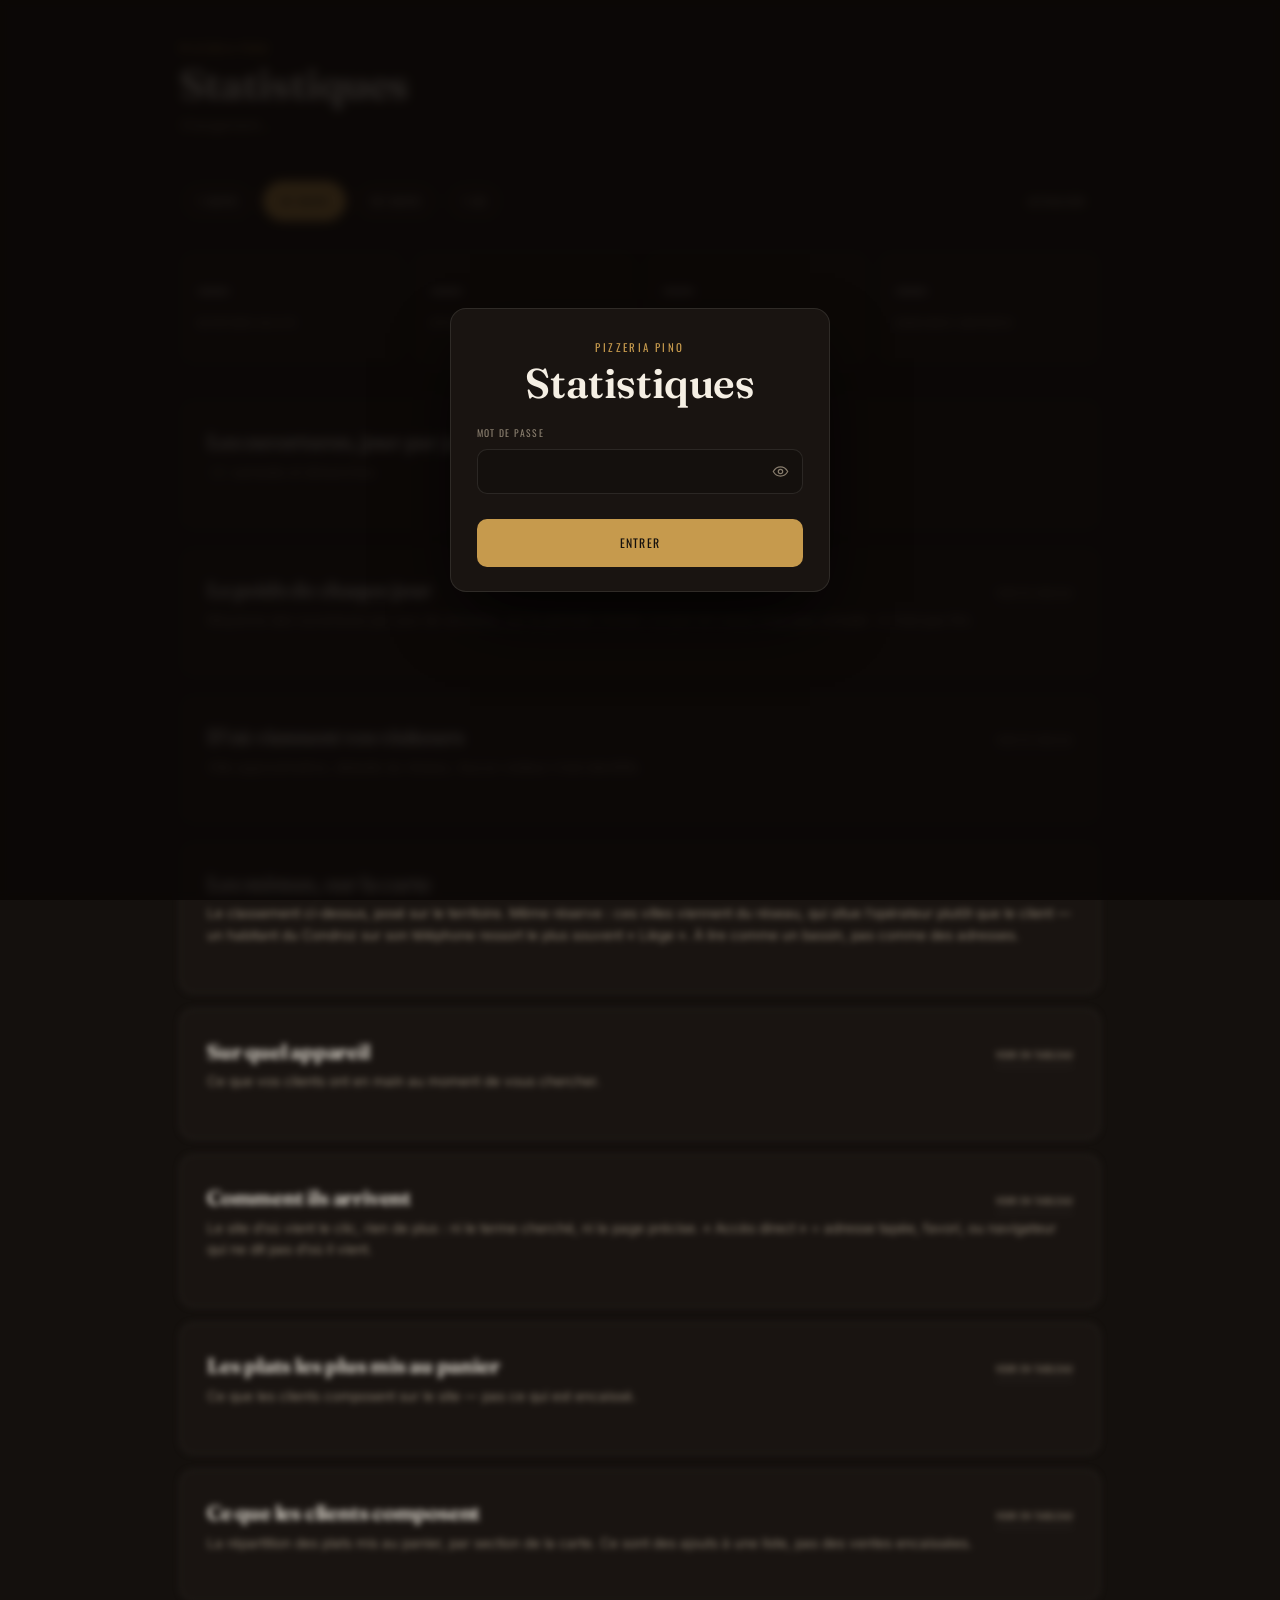
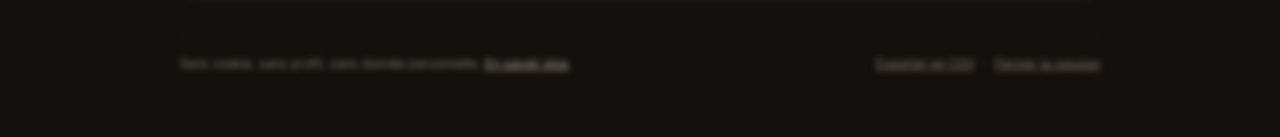
<file: aldente/index.html>
<!DOCTYPE html>
<html lang="fr">
<head>
<meta charset="UTF-8">
<meta name="viewport" content="width=device-width, initial-scale=1, viewport-fit=cover">
<title>Statistiques — Pizzeria Pino</title>
<meta name="robots" content="noindex, nofollow, noarchive">
<meta name="referrer" content="no-referrer">
<meta name="theme-color" content="#14100D">
<link rel="icon" type="image/png" sizes="512x512" href="../icons/icon-512.png">
<link rel="apple-touch-icon" href="../icons/apple-touch-icon.png">
<meta name="apple-mobile-web-app-title" content="Statistiques">

<style>
@font-face{font-family:'Fraunces';font-style:normal;font-weight:400 700;font-display:swap;src:url('../fonts/fraunces-normal-400_700.woff2') format('woff2')}
@font-face{font-family:'Fraunces';font-style:italic;font-weight:400 600;font-display:swap;src:url('../fonts/fraunces-italic-400_600.woff2') format('woff2')}
@font-face{font-family:'Oswald';font-style:normal;font-weight:400;font-display:swap;src:url('../fonts/oswald-normal-400.woff2') format('woff2')}
@font-face{font-family:'Inter';font-style:normal;font-weight:400;font-display:swap;src:url('../fonts/inter-normal-400.woff2') format('woff2')}

:root{
  --fond:#14100D;          /* charbon chaud, comme le site */
  --surface:#191411;       /* surface des blocs — référence des contrastes */
  --surface-2:#221C17;
  --texte:#F5EFE4;         /* crème */
  --texte-2:#B5AB99;
  --texte-3:#887D6D;
  --or:#C69A4D;            /* la donnée : une seule teinte, l'intensité vient de la longueur */
  --or-l:#E9CE96;
  --rouge:#A8261D;
  --trait:rgba(245,239,228,.1);
  --piste:rgba(198,154,77,.13);   /* fond de barre */
  --rayon:14px;
}

*{box-sizing:border-box;margin:0;padding:0}
html{-webkit-text-size-adjust:100%}
body{
  background:var(--fond);color:var(--texte);
  font-family:'Inter',system-ui,-apple-system,sans-serif;
  font-size:16px;line-height:1.55;
  padding:clamp(16px,4vw,40px) clamp(16px,4vw,40px) 64px;
  -webkit-font-smoothing:antialiased;text-wrap:pretty;
}
.enveloppe{max-width:920px;margin:0 auto}

/* ── en-tête ─────────────────────────────────────────────────────── */
header{border-bottom:1px solid var(--trait);padding-bottom:18px;margin-bottom:26px}
.marque{font-family:'Oswald',sans-serif;font-size:.68rem;letter-spacing:.22em;
  text-transform:uppercase;color:var(--or);margin-bottom:6px}
h1{font-family:'Fraunces',Georgia,serif;font-weight:600;font-size:clamp(1.9rem,6vw,2.6rem);
  line-height:1.05;letter-spacing:-.01em}
h1 em{font-style:italic;color:var(--or)}
.periode-info{color:var(--texte-3);font-size:.86rem;margin-top:8px}

/* ── sélecteur de période ────────────────────────────────────────── */
.filtres{display:flex;gap:8px;flex-wrap:wrap;margin:22px 0 30px}
.filtres button{
  font-family:'Oswald',sans-serif;font-size:.7rem;letter-spacing:.1em;text-transform:uppercase;
  color:var(--texte-2);background:var(--surface);border:1px solid var(--trait);
  border-radius:999px;padding:9px 16px;cursor:pointer;transition:.2s;min-height:40px}
.filtres button:hover{color:var(--texte);border-color:var(--or)}
.filtres button[aria-pressed="true"]{background:var(--or);border-color:var(--or);color:#14100D}

/* ── rangée de chiffres clés ─────────────────────────────────────── */
.cles{display:grid;grid-template-columns:repeat(2,1fr);gap:10px;margin-bottom:12px}
@media(min-width:680px){.cles{grid-template-columns:repeat(4,1fr)}}
.cle{background:var(--surface);border:1px solid var(--trait);border-radius:var(--rayon);
  padding:16px 16px 14px}
.cle .n{font-family:'Fraunces',Georgia,serif;font-weight:600;font-size:clamp(1.9rem,7vw,2.5rem);
  line-height:1;font-variant-numeric:tabular-nums;letter-spacing:-.02em}
.cle .l{font-family:'Oswald',sans-serif;font-size:.63rem;letter-spacing:.13em;
  text-transform:uppercase;color:var(--texte-3);margin-top:8px;line-height:1.35}
/* L'évolution : la flèche porte le sens, la teinte ne fait que l'appuyer. */
.cle .d{font-size:.75rem;margin-top:7px;color:var(--texte-3);
  font-variant-numeric:tabular-nums;min-height:1.15em}
.cle .d.hausse{color:var(--or-l)}
.taux{color:var(--texte-3);font-size:.84rem;margin:0 0 34px}

/* ── sections ────────────────────────────────────────────────────── */
section{background:var(--surface);border:1px solid var(--trait);border-radius:var(--rayon);
  padding:clamp(18px,3.4vw,26px);margin-bottom:16px}
.titre{display:flex;align-items:baseline;justify-content:space-between;gap:6px 12px;
  flex-wrap:wrap;margin-bottom:4px}
.titre .bascule{margin-left:auto}
h2{font-family:'Fraunces',Georgia,serif;font-weight:600;font-size:1.28rem;letter-spacing:-.01em}
.chapo{color:var(--texte-3);font-size:.85rem;margin-bottom:20px}

/* ── barres : une seule teinte, la longueur porte la grandeur ────── */
.barres{display:flex;flex-direction:column;gap:14px}
.barre .haut{display:flex;justify-content:space-between;align-items:baseline;gap:12px;margin-bottom:6px}
.barre .nom{font-size:.94rem;color:var(--texte);min-width:0;overflow-wrap:anywhere}
.barre .val{font-family:'Fraunces',Georgia,serif;font-weight:600;font-size:1rem;
  font-variant-numeric:tabular-nums;color:var(--texte);white-space:nowrap}
.barre .val span{font-family:'Inter',sans-serif;font-weight:400;font-size:.78rem;color:var(--texte-3)}
.piste{height:10px;background:var(--piste);border-radius:0 5px 5px 0;overflow:hidden}
.remplissage{height:100%;background:var(--or);border-radius:0 5px 5px 0;
  width:0;transition:width .6s cubic-bezier(.22,1,.36,1)}
/* La ligne de regroupement n'est pas un lieu ni un plat : elle se distingue
   par un remplissage hachuré et un nom en italique — jamais par la seule
   couleur, que tout le monde ne perçoit pas de la même façon. */
.barre.queue .nom{color:var(--texte-3);font-style:italic}
.barre.queue .remplissage{opacity:.5;
  background:repeating-linear-gradient(135deg,var(--or) 0 2px,transparent 2px 6px)}

/* ── courbe des visites ──────────────────────────────────────────── */
.courbe{margin-top:6px;position:relative}
.courbe svg{display:block;width:100%;height:76px;overflow:visible}
.courbe .ligne{fill:none;stroke:var(--or);stroke-width:2;stroke-linejoin:round;stroke-linecap:round}
.courbe .aire{fill:var(--or);opacity:.1}
.courbe .pointe{fill:var(--or);stroke:var(--surface);stroke-width:2}
.bornes{display:flex;justify-content:space-between;color:var(--texte-3);
  font-size:.72rem;margin-top:8px}
/* Samedi et dimanche, en retrait : le rythme de la semaine se voit d'un coup. */
.courbe .weekend{fill:var(--texte);opacity:.05}
/* La bande grise ne se devine pas : on la nomme. */
.cle-we{display:inline-flex;align-items:center;gap:6px;white-space:nowrap;margin-left:4px}
.ech-we{display:inline-block;width:15px;height:11px;border-radius:2px;
  background:rgba(245,239,228,.09);border:1px solid var(--trait)}
/* Le SVG est etire en largeur (preserveAspectRatio="none") : un <circle> y
   serait aplati en ovale. La pointe est donc un element HTML, place en
   pourcentage sur un cadre aux dimensions du trace. */
.cadre{position:relative}
.pointe{position:absolute;width:9px;height:9px;border-radius:50%;
  background:var(--or);box-shadow:0 0 0 2px var(--surface);
  transform:translate(-50%,-50%);pointer-events:none;
  transition:left .15s ease-out,top .15s ease-out}
.courbe .guide{stroke:var(--or);stroke-width:1;opacity:.5;stroke-dasharray:2 3}
.survol{position:absolute;top:-4px;transform:translateX(-50%);pointer-events:none;
  background:var(--surface-2);border:1px solid var(--trait);border-radius:9px;
  padding:7px 11px;font-size:.78rem;white-space:nowrap;z-index:2;
  box-shadow:0 8px 22px rgba(0,0,0,.4)}
.survol b{font-family:'Fraunces',Georgia,serif;font-weight:600;
  font-variant-numeric:tabular-nums}
.survol span{display:block;color:var(--texte-3);font-size:.72rem;margin-top:2px}
.survol.adroite{transform:translateX(-100%)}
.survol.agauche{transform:translateX(0)}
.parts .survol{transform:translate(-50%,-100%)}
.parts .survol.adroite{transform:translate(-100%,-100%)}
.parts .survol.agauche{transform:translate(0,-100%)}
.carteLieux .survol{transform:translate(-50%,-100%)}
.carteLieux .survol.adroite{transform:translate(-100%,-100%)}
.carteLieux .survol.agauche{transform:translate(0,-100%)}

/* La carte garde ses proportions (xMidYMid meet) : un cercle y reste rond,
   et les distances restent comparables d'un bout a l'autre. */
.carteLieux{position:relative;margin-top:8px}
.carteLieux svg{display:block;width:100%;height:auto;overflow:hidden}
/* Le pays : une masse a peine posee, pour situer sans voler la vedette
   aux bulles. Il deborde souvent du cadre, qui le coupe proprement. */
.carteLieux .pays{fill:var(--texte);fill-opacity:.05;stroke:var(--texte-3);
  stroke-width:1;stroke-opacity:.45;stroke-linejoin:round}
.carteLieux .bulle{fill:var(--or);fill-opacity:.34;stroke:var(--or);stroke-width:1.4;
  cursor:pointer;transition:fill-opacity .15s}
.carteLieux .bulle:hover,.carteLieux .bulle.vise{fill-opacity:.5}
.carteLieux .maison{fill:none;stroke:var(--texte);stroke-width:1.5}
.carteLieux .etiq{fill:var(--texte-2);font-family:'Inter',sans-serif;
  paint-order:stroke;stroke:var(--surface);stroke-width:2.5px;stroke-linejoin:round}
.carteLieux .etiq.chez{fill:var(--texte);font-size:8.5px}
.carteLieux .regle{stroke:var(--texte-3);stroke-width:1}
.carteLieux .regle-txt{fill:var(--texte-3);font-family:'Inter',sans-serif}

/* ── camembert : part d'un tout, quatre sections au plus ──
   Les teintes sont passees au controle de separation daltonienne (protanopie
   et deuteranopie) sur ce fond sombre. L'identite ne repose jamais sur la
   seule couleur : chaque part porte son nom en clair a cote. */
.parts{display:flex;flex-wrap:wrap;align-items:center;gap:22px 30px;margin-top:10px;
  position:relative}
.parts svg{display:block;flex:0 0 auto}
.parts .arc{transition:opacity .15s}
.parts .arc:hover,.parts .arc.vise{opacity:.78;cursor:pointer}
.parts .coeur-n{fill:var(--texte);font-family:'Fraunces',Georgia,serif;font-weight:600;
  font-variant-numeric:tabular-nums}
.parts .coeur-l{fill:var(--texte-3);font-family:'Oswald',sans-serif;
  letter-spacing:.12em;text-transform:uppercase}
.legende{flex:1 1 210px;min-width:190px;display:flex;flex-direction:column;gap:11px}
.legende .lg{display:flex;align-items:baseline;gap:10px;font-size:.9rem}
.legende .pastille{width:11px;height:11px;border-radius:3px;flex:0 0 auto;
  transform:translateY(1px)}
.legende .lg-nom{color:var(--texte)}
.legende .lg-val{margin-left:auto;font-family:'Fraunces',Georgia,serif;font-weight:600;
  font-variant-numeric:tabular-nums;color:var(--texte);white-space:nowrap}
.legende .lg-val span{font-family:'Inter',sans-serif;font-weight:400;font-size:.78rem;
  color:var(--texte-3)}

/* Pendant une mise a jour, les chiffres affiches sont peut-etre perimes :
   on le montre plutot que de les laisser passer pour frais. */
#bord.occupe .cles,#bord.occupe section{opacity:.5}
#bord .cles,#bord section{transition:opacity .2s}

.actions{display:flex;gap:8px;align-items:center;margin-left:auto}
.filtres{align-items:center}
.filtres .action{font-family:'Oswald',sans-serif;font-size:.66rem;letter-spacing:.1em;
  text-transform:uppercase;color:var(--texte-2);background:none;
  border:1px solid var(--trait);border-radius:999px;padding:9px 14px;
  cursor:pointer;transition:.2s;min-height:40px}
.filtres .action:hover{color:var(--or);border-color:var(--or)}
.filtres .action[disabled]{opacity:.45;cursor:default;color:var(--texte-3)}

/* ── tableau (identité jamais portée par la seule couleur) ───────── */
.bascule{font-family:'Oswald',sans-serif;font-size:.62rem;letter-spacing:.1em;text-transform:uppercase;
  color:var(--texte-3);background:none;border:0;border-bottom:1px solid var(--trait);
  padding:4px 0;cursor:pointer;transition:.2s}
.bascule:hover{color:var(--or);border-color:var(--or)}
table{width:100%;border-collapse:collapse;margin-top:16px;font-size:.88rem}
th,td{text-align:left;padding:8px 10px 8px 0;border-bottom:1px solid var(--trait)}
th{font-family:'Oswald',sans-serif;font-size:.62rem;letter-spacing:.12em;
  text-transform:uppercase;color:var(--texte-3);font-weight:400}
td:last-child,th:last-child{text-align:right;font-variant-numeric:tabular-nums}
[hidden]{display:none!important}

/* ── états ───────────────────────────────────────────────────────── */
.vide{color:var(--texte-3);font-size:.9rem;padding:18px 0;text-align:center}
.alerte{background:var(--surface-2);border:1px solid var(--trait);border-left:3px solid var(--or);
  border-radius:8px;padding:14px 16px;margin-bottom:20px;font-size:.88rem;color:var(--texte-2)}
.alerte b{color:var(--texte)}
.alerte.demo{border-left-color:var(--rouge)}

/* ── porte d'entrée ──────────────────────────────────────────────── */
/* La connexion se fait maintenant depuis le site, dans une fenêtre. Ici,
   elle reste en secours : quiconque ouvre l'adresse directement tombe sur
   ce voile, le tableau estompé derrière lui et hors d'atteinte. */
.voile{position:fixed;inset:0;z-index:50;display:flex;align-items:center;justify-content:center;
  padding:24px;background:rgba(10,7,5,.84);
  -webkit-backdrop-filter:blur(4px);backdrop-filter:blur(4px)}
body.verrouille #bord{filter:blur(3px);pointer-events:none;user-select:none}
.porte{width:100%;max-width:380px;text-align:center;background:var(--surface);
  border:1px solid var(--trait);border-radius:16px;padding:30px 26px 24px;
  box-shadow:0 30px 70px -20px #000}
.porte h1{margin-bottom:20px}
/* Le champ porte son libelle au-dessus, pas dedans : un repere qui s'efface
   des qu'on clique laisse un rectangle vide et muet. */
.porte-lab{display:block;text-align:left;font-family:'Oswald',sans-serif;
  text-transform:uppercase;letter-spacing:.13em;font-size:.6rem;color:var(--texte-3);
  margin-bottom:8px}
.porte-champ{position:relative}
.porte input{width:100%;box-sizing:border-box;background:var(--fond);
  border:1px solid var(--trait);color:var(--texte);border-radius:10px;
  padding:12px 46px 12px 14px;font-size:.98rem;font-family:inherit;letter-spacing:.05em}
.porte input:focus{outline:none;border-color:var(--or);
  box-shadow:0 0 0 3px rgba(198,154,77,.16)}
.porte-oeil{position:absolute;right:5px;top:50%;transform:translateY(-50%);
  width:36px;height:36px;display:grid;place-items:center;background:none;border:0;
  color:var(--texte-3);cursor:pointer;border-radius:9px;transition:color .2s}
.porte-oeil:hover,.porte-oeil[aria-pressed="true"]{color:var(--or-l)}
.porte-oeil svg{width:17px;height:17px}
.porte-ok{width:100%;margin-top:15px;background:var(--or);color:#14100D;border:0;
  border-radius:10px;padding:13px 20px;font-family:'Oswald',sans-serif;font-size:.74rem;
  letter-spacing:.1em;text-transform:uppercase;cursor:pointer;min-height:48px}
.porte .erreur{color:#E8836F;font-size:.85rem;margin:10px 0 0;min-height:1.2em;
  text-align:left}
.porte .erreur:empty{min-height:0}

footer{color:var(--texte-3);font-size:.78rem;margin-top:34px;padding-top:18px;
  border-top:1px solid var(--trait);display:flex;justify-content:space-between;gap:14px;flex-wrap:wrap}
footer a{color:var(--texte-2)}
.quitter{background:none;border:0;color:var(--texte-3);font:inherit;cursor:pointer;
  text-decoration:underline;padding:0}

@media(prefers-reduced-motion:reduce){*{transition:none!important}}
</style>
</head>
<body class="verrouille">

<!-- ══════════ Porte : la page ne montre rien sans la clé ══════════ -->
<div class="voile" id="porte">
 <div class="porte" role="dialog" aria-modal="true" aria-labelledby="porteTitre">
  <p class="marque">Pizzeria Pino</p>
  <h1 id="porteTitre">Statistiques</h1>
  <form id="formCle" autocomplete="off">
    <label class="porte-lab" for="champCle">Mot de passe</label>
    <div class="porte-champ">
      <input type="password" id="champCle" autocomplete="current-password"
             enterkeyhint="go" spellcheck="false">
      <button type="button" class="porte-oeil" id="porteVoir" aria-pressed="false"
              aria-label="Afficher le mot de passe" title="Afficher le mot de passe"><svg
        viewBox="0 0 24 24" fill="none" stroke="currentColor" stroke-width="1.7"
        stroke-linecap="round" stroke-linejoin="round" aria-hidden="true"><path
        d="M1.8 12S5.5 5.5 12 5.5 22.2 12 22.2 12 18.5 18.5 12 18.5 1.8 12 1.8 12Z"/><circle
        cx="12" cy="12" r="3.1"/></svg></button>
    </div>
    <p class="erreur" id="erreurCle" role="alert"></p>
    <button type="submit" class="porte-ok">Entrer</button>
  </form>
 </div>
</div>

<!-- ══════════ Tableau de bord ══════════ -->
<div class="enveloppe" id="bord">

  <header>
    <p class="marque">Pizzeria Pino</p>
    <h1>Statistiques</h1>
    <p class="periode-info" id="periodeInfo">Chargement…</p>
  </header>

  <div id="banniere"></div>

  <div class="filtres" role="group" aria-label="Période observée">
    <button type="button" data-j="7">7 jours</button>
    <button type="button" data-j="30" aria-pressed="true">30 jours</button>
    <button type="button" data-j="90">90 jours</button>
    <button type="button" data-j="365">1 an</button>
    <span class="actions">
      <button class="action" type="button" id="rafraichir">Actualiser</button>
    </span>
  </div>

  <div class="cles">
    <div class="cle"><div class="n" id="kVues">—</div><div class="l">Ouvertures du site</div><p class="d" id="dVues"></p></div>
    <div class="cle"><div class="n" id="kAppels">—</div><div class="l">Appels lancés</div><p class="d" id="dAppels"></p></div>
    <div class="cle"><div class="n" id="kItin">—</div><div class="l">Itinéraires demandés</div><p class="d" id="dItin"></p></div>
    <div class="cle"><div class="n" id="kCmd">—</div><div class="l">Commandes composées</div><p class="d" id="dCmd"></p></div>
  </div>
  <p class="taux" id="taux"></p>

  <section id="secCourbe">
    <div class="titre"><h2>Les ouvertures, jour par jour</h2></div>
    <p class="chapo"><span class="cle-we"><span class="ech-we" aria-hidden="true"></span>samedis et dimanches</span></p>
    <div class="courbe" id="courbe"></div>
  </section>

  <section id="secJours">
    <div class="titre">
      <h2>Le poids de chaque jour</h2>
      <button class="bascule" type="button" data-cible="tblJours"
              aria-expanded="false" aria-controls="tblJours">Voir en tableau</button>
    </div>
    <p class="chapo">Moyenne des ouvertures par jour de semaine, sur la période choisie.
       Le jour en cours n’est pas compté&nbsp;: il n’est pas fini.</p>
    <div class="barres" id="barJours"></div>
    <div id="tblJours" hidden></div>
  </section>

  <section id="secVilles">
    <div class="titre">
      <h2>D’où viennent vos visiteurs</h2>
      <button class="bascule" type="button" data-cible="tblVilles"
              aria-expanded="false" aria-controls="tblVilles">Voir en tableau</button>
    </div>
    <p class="chapo">Ville approximative, déduite du réseau. Aucun visiteur n’est identifié.</p>
    <div class="barres" id="barVilles"></div>
    <div id="tblVilles" hidden></div>
  </section>

  <section id="secCarte">
    <div class="titre"><h2>Les mêmes, sur la carte</h2></div>
    <p class="chapo">Le classement ci-dessus, posé sur le territoire. Même réserve&nbsp;:
       ces villes viennent du réseau, qui situe l’opérateur plutôt que le client — un
       habitant du Condroz sur son téléphone ressort le plus souvent « Liège ». À lire
       comme un bassin, pas comme des adresses.</p>
    <div class="carteLieux" id="carteLieux"></div>
  </section>

  <section id="secSupports">
    <div class="titre">
      <h2>Sur quel appareil</h2>
      <button class="bascule" type="button" data-cible="tblSupports"
              aria-expanded="false" aria-controls="tblSupports">Voir en tableau</button>
    </div>
    <p class="chapo">Ce que vos clients ont en main au moment de vous chercher.</p>
    <div class="barres" id="barSupports"></div>
    <div id="tblSupports" hidden></div>
  </section>

  <section id="secSources">
    <div class="titre">
      <h2>Comment ils arrivent</h2>
      <button class="bascule" type="button" data-cible="tblSources"
              aria-expanded="false" aria-controls="tblSources">Voir en tableau</button>
    </div>
    <p class="chapo">Le site d’où vient le clic, rien de plus&nbsp;: ni le terme cherché,
       ni la page précise. « Accès direct » = adresse tapée, favori, ou navigateur qui
       ne dit pas d’où il vient.</p>
    <div class="barres" id="barSources"></div>
    <div id="tblSources" hidden></div>
  </section>

  <section id="secPlats">
    <div class="titre">
      <h2>Les plats les plus mis au panier</h2>
      <button class="bascule" type="button" data-cible="tblPlats"
              aria-expanded="false" aria-controls="tblPlats">Voir en tableau</button>
    </div>
    <p class="chapo">Ce que les clients composent sur le site — pas ce qui est encaissé.</p>
    <div class="barres" id="barPlats"></div>
    <div id="tblPlats" hidden></div>
  </section>

  <section id="secParts">
    <div class="titre">
      <h2>Ce que les clients composent</h2>
      <button class="bascule" type="button" data-cible="tblParts"
              aria-expanded="false" aria-controls="tblParts">Voir en tableau</button>
    </div>
    <p class="chapo">La répartition des plats mis au panier, par section de la carte.
       Ce sont des ajouts à une liste, pas des ventes encaissées.</p>
    <div class="parts" id="parts"></div>
    <div id="tblParts" hidden></div>
  </section>

  <footer>
    <span>Sans cookie, sans profil, sans donnée personnelle. <a href="../legal.html#confidentialite">En savoir plus</a></span>
    <span><button class="quitter" type="button" id="exporter">Exporter en CSV</button>
      &nbsp;·&nbsp;
      <button class="quitter" type="button" id="quitter">Fermer la session</button></span>
  </footer>
</div>

<script>
(function(){
  'use strict';

  /* Adresse de la fonction Edge Supabase, sans barre oblique finale. */
  var API = 'https://pnizdddritizjbsksoir.supabase.co/functions/v1/mesure';
  /* ═══════════════════════════════════════════════════════════════════ */

  var STOCK = 'pino.aldente.cle';

  /* Un en-tête HTTP ne transporte pas les accents : une clé qui en contient
     arriverait mutilée au serveur, et l'accès échouerait sans explication. */
  var ASCII = /^[\x20-\x7E]+$/;
  var PLAINTE = 'Le mot de passe ne peut contenir ni accent ni caractère spécial : '
              + 'lettres non accentuées, chiffres, tirets et points seulement.';
  var porte  = document.getElementById('porte');
  var bord   = document.getElementById('bord');
  var jours  = 30;
  var enCours = null;                 // requête en vol, annulable
  var demo   = /[?&]demo=1/.test(location.search);

  /* Le lien remis aux gérants porte la clé : .../aldente/?k=…
     On la range en mémoire de session puis on l'efface de la barre d'adresse,
     pour qu'elle ne traîne ni à l'écran ni dans une capture. La page est en
     « no-referrer » : elle ne la transmet à aucun site tiers. */
  (function(){
    var m = /[?&]k=([^&]+)/.exec(location.search);
    if(!m) return;
    try{ sessionStorage.setItem(STOCK, decodeURIComponent(m[1])); }catch(e){}
    if(history.replaceState){
      var propre = location.search.replace(/([?&])k=[^&]*&?/, '$1').replace(/[?&]$/, '');
      history.replaceState(null, '', location.pathname + propre + location.hash);
    }
  })();

  /* plats:début — engendré par mesure/plats.py, ne pas modifier à la main */
  /* Plat → section de la carte, engendré depuis index.html.
     Les noms sont ceux qui arrivent en base, préfixe « Pizza » compris. */
  var PLATS = {
    "Bresaola":"pizzas","Bruschetta":"pizzas","Cannelloni du Chef":"pates",
    "Escalope Archiduc":"viandes","Escalope Gorgonzola":"viandes","Escalope Napolitaine":"viandes",
    "Escalope Parmigiana":"viandes","Escalope Pizzaiola":"viandes",
    "Escalope Poivre &amp; crème":"viandes","Escalope Valdostana":"viandes","Estate":"pizzas",
    "Farfalles Primavera":"pates","Fraicheur":"pizzas","Gnocchi Romana":"pates",
    "Gnocchi aux 4 fromages":"pates","Lasagne 4 fromages":"pates","Lasagne maison":"pates",
    "Linguini allo Scoglio":"pates","Mousse au chocolat":"desserts","Osso Buco Maison":"viandes",
    "Penne Ortolana":"pates","Pizza 4 Fromages":"pizzas","Pizza 4 Saisons":"pizzas",
    "Pizza Adriana":"pizzas","Pizza Al Crudo":"pizzas","Pizza Antonio":"pizzas",
    "Pizza Bosco":"pizzas","Pizza Bufala":"pizzas","Pizza Bufalina":"pizzas",
    "Pizza Burrata":"pizzas","Pizza Calabrese":"pizzas","Pizza Calzone":"pizzas",
    "Pizza Capricciosa":"pizzas","Pizza Caprino":"pizzas","Pizza Carbonara":"pizzas",
    "Pizza Carpaccio":"pizzas","Pizza Coppa":"pizzas","Pizza César":"pizzas",
    "Pizza Diavola":"pizzas","Pizza Dolce Latte":"pizzas","Pizza Du Chef":"pizzas",
    "Pizza Fermière":"pizzas","Pizza Fiorentina":"pizzas","Pizza Focaccia al Formaggio":"pizzas",
    "Pizza Fruits de mer":"pizzas","Pizza Genovese":"pizzas","Pizza Geppetto":"pizzas",
    "Pizza Hawaïenne":"pizzas","Pizza Italia":"pizzas","Pizza Liégeoise":"pizzas",
    "Pizza Mafiosa":"pizzas","Pizza Margherita":"pizzas","Pizza Marinara":"pizzas",
    "Pizza Merguez":"pizzas","Pizza Mezzo Mezzo":"pizzas","Pizza Mont Blanc":"pizzas",
    "Pizza Napoli":"pizzas","Pizza Nduja":"pizzas","Pizza Nerone":"pizzas","Pizza Nonna":"pizzas",
    "Pizza Norvégienne":"pizzas","Pizza Palermo":"pizzas","Pizza Parmigiana":"pizzas",
    "Pizza Paysanne":"pizzas","Pizza Pinocchio":"pizzas","Pizza Pomodoro":"pizzas",
    "Pizza Poulet Archiduc":"pizzas","Pizza Poulet Provençal":"pizzas","Pizza Primavera":"pizzas",
    "Pizza Primo":"pizzas","Pizza Regina":"pizzas","Pizza Romana":"pizzas","Pizza Romina":"pizzas",
    "Pizza Siciliana":"pizzas","Pizza Sole Mio":"pizzas","Pizza Speck":"pizzas",
    "Pizza Tartiflette":"pizzas","Pizza Tartufata":"pizzas","Pizza Tonnata":"pizzas",
    "Pizza Vesuvio":"pizzas","Pizza Végétarienne":"pizzas","Pizza du Patron":"pizzas",
    "Pizza Épinards":"pizzas","Rigatoni 4 fromages":"pates","Rigatoni Adriatica":"pates",
    "Rigatoni Asparagi e Crudo":"pates","Rigatoni Brocolis Scampis":"pates",
    "Rigatoni Cremoso di Tartufata":"pates","Rigatoni Indiana":"pates","Rigatoni Parmigiana":"pates",
    "Rigatoni Pinocchio":"pates","Rigatoni Regiano":"pates","Rigatoni Romagnola":"pates",
    "Rigatoni aux épinards":"pates","Risotto aux asperges":"pates",
    "Risotto aux fruits de mer":"pates","Rotolo Parmigiana":"pates","Rotolo alla Ricotta":"pates",
    "Salumi e Formaggi":"pizzas","Spaghetti \"Fantasia di Gamberoni\"":"pates",
    "Spaghetti Arrabbiata":"pates","Spaghetti Bolognaise":"pates","Spaghetti Boscaiola":"pates",
    "Spaghetti Carbonara":"pates","Spaghetti Nduja":"pates","Spaghetti Puttanesca":"pates",
    "Spaghetti al Pomodoro":"pates","Spaghetti all'Amatriciana":"pates",
    "Spaghetti alle Vongole":"pates","Spaghetti aux fruits de mer":"pates",
    "Stracciatella di Burrata":"pates","Tagliatelle Piemontese":"pates",
    "Tagliatelle aux scampis":"pates","Tagliatelle du Chef":"pates",
    "Tagliatelle saumon fumé":"pates","Tiramisù":"desserts","Tiramisù Speculoos":"desserts",
    "Tortelloni Genovese":"pates","Tortelloni alla Ricotta":"pates",
    "Tortelloni crème jambon":"pates","Tortelloni saumon épinards":"pates"
  };
  /* plats:fin */

  /* pays:début — engendré par mesure/lieux.py, ne pas modifier à la main */
  /* Contour de la Belgique (Natural Earth, domaine public). Coordonnées
     brutes en degrés — longitude puis latitude — projetées au tracé,
     exactement comme les bulles, pour que tout reste superposable. */
  var PAYS = [
    [[2.5218,51.0875],[2.5799,51.1048],[2.7157,51.1695],[2.9236,51.2465],[3.1248,51.3297],[3.3494,51.3752],[3.3581,51.3367],[3.3532,51.2886],[3.3674,51.2635],[3.3988,51.2447],[3.4539,51.2356],[3.5012,51.2403],[3.5034,51.274],[3.5143,51.281],[3.6095,51.2904],[3.7573,51.2623],[3.7762,51.2545],[3.7814,51.2199],[3.8087,51.2053],[3.927,51.2063],[4.119,51.2724],[4.1686,51.2969],[4.2079,51.3306],[4.2215,51.368],[4.2411,51.3566],[4.2561,51.3284],[4.303,51.2961],[4.3081,51.2836],[4.2967,51.2676],[4.3084,51.2712],[4.3308,51.2961],[4.2893,51.3091],[4.2831,51.3501],[4.2611,51.3694],[4.2901,51.3688],[4.3456,51.3523],[4.3922,51.3504],[4.4112,51.3567],[4.4162,51.374],[4.3799,51.4095],[4.3892,51.4346],[4.3771,51.4429],[4.4294,51.462],[4.4831,51.4743],[4.5252,51.4759],[4.5332,51.4676],[4.5215,51.4286],[4.5406,51.4201],[4.6301,51.4182],[4.6539,51.4262],[4.7312,51.4856],[4.7642,51.4962],[4.7787,51.4954],[4.8136,51.4841],[4.8239,51.4756],[4.8261,51.4606],[4.8154,51.4311],[4.8227,51.4137],[4.7791,51.4264],[4.7678,51.4254],[4.7621,51.4134],[4.7833,51.4076],[4.8533,51.4061],[4.9103,51.3919],[4.9319,51.3956],[4.9571,51.411],[4.9958,51.4467],[5.0121,51.4743],[5.0275,51.4768],[5.0603,51.462],[5.0799,51.4385],[5.0764,51.4219],[5.0653,51.4059],[5.0617,51.3843],[5.0681,51.3745],[5.1026,51.3507],[5.1229,51.3134],[5.1402,51.3074],[5.1973,51.3083],[5.2149,51.2943],[5.2154,51.2587],[5.3891,51.2587],[5.4716,51.2881],[5.4932,51.2865],[5.5167,51.2772],[5.5352,51.262],[5.5455,51.2199],[5.5684,51.2077],[5.625,51.1969],[5.659,51.1791],[5.7308,51.1838],[5.7814,51.1524],[5.8291,51.1565],[5.8405,51.1389],[5.8264,51.1302],[5.8232,51.1187],[5.846,51.1034],[5.8049,51.0966],[5.8118,51.0823],[5.7988,51.0615],[5.7913,51.055],[5.7796,51.0613],[5.7715,51.0581],[5.764,51.0352],[5.7776,51.0236],[5.7617,50.9992],[5.7224,50.9594],[5.7447,50.9632],[5.764,50.9594],[5.7224,50.9117],[5.6945,50.9037],[5.6223,50.8527],[5.6245,50.8303],[5.6407,50.815],[5.7005,50.7956],[5.6884,50.7608],[5.7066,50.7542],[5.7278,50.7542],[5.7524,50.7734],[5.7932,50.7521],[5.9949,50.7499],[5.9942,50.7426],[6.0108,50.7371],[6.0076,50.7169],[6.0115,50.7085],[6.081,50.7135],[6.1002,50.7013],[6.1611,50.6422],[6.1478,50.6368],[6.1594,50.6224],[6.18,50.6155],[6.2491,50.6144],[6.2513,50.6084],[6.2329,50.5871],[6.1791,50.562],[6.1607,50.5436],[6.1773,50.5302],[6.1708,50.518],[6.1906,50.5152],[6.1826,50.5066],[6.2072,50.4863],[6.2556,50.4946],[6.3369,50.481],[6.3257,50.474],[6.3233,50.466],[6.3316,50.4469],[6.3512,50.4336],[6.3504,50.4169],[6.3364,50.3799],[6.3377,50.3681],[6.3725,50.3294],[6.3745,50.3155],[6.362,50.307],[6.3355,50.3039],[6.2995,50.3089],[6.286,50.3039],[6.2694,50.2865],[6.2718,50.2674],[6.2534,50.2568],[6.1896,50.2427],[6.1572,50.2227],[6.1468,50.214],[6.1602,50.2045],[6.1651,50.1819],[6.1517,50.1693],[6.1232,50.1649],[6.1158,50.1455],[6.1295,50.134],[6.1175,50.1205],[6.1026,50.1247],[6.0971,50.1513],[6.0842,50.1593],[6.0386,50.1484],[6.0141,50.1536],[5.9983,50.175],[5.9829,50.1671],[5.9616,50.1656],[5.9411,50.1283],[5.8724,50.0969],[5.8644,50.0675],[5.8377,50.0474],[5.8364,50.0185],[5.8027,50.0025],[5.8015,49.9887],[5.8126,49.9776],[5.8016,49.9638],[5.7637,49.9468],[5.719,49.8914],[5.7149,49.8819],[5.7488,49.8673],[5.7581,49.8582],[5.7319,49.86],[5.7269,49.8452],[5.7365,49.8394],[5.7246,49.8343],[5.7202,49.8247],[5.7277,49.8002],[5.7383,49.7888],[5.7592,49.7845],[5.7785,49.773],[5.8021,49.7429],[5.8054,49.7219],[5.8317,49.7136],[5.8502,49.714],[5.8573,49.7004],[5.8488,49.6927],[5.8423,49.6739],[5.8458,49.6666],[5.8799,49.6577],[5.8855,49.6435],[5.862,49.6228],[5.8412,49.5897],[5.83,49.5828],[5.8469,49.5767],[5.8374,49.5611],[5.8145,49.5451],[5.7907,49.5378],[5.7463,49.5494],[5.7103,49.5311],[5.6446,49.5438],[5.6197,49.5355],[5.6023,49.5137],[5.5789,49.5139],[5.5476,49.5234],[5.4777,49.4952],[5.4561,49.4989],[5.4499,49.5078],[5.4544,49.5366],[5.4502,49.5458],[5.4021,49.6025],[5.3835,49.6133],[5.3349,49.6258],[5.3217,49.6126],[5.2979,49.6133],[5.2907,49.6264],[5.2938,49.6405],[5.3064,49.6475],[5.2994,49.6625],[5.2592,49.6913],[5.1925,49.6828],[5.1694,49.6872],[5.1364,49.7053],[5.0819,49.7527],[5.0263,49.7667],[4.971,49.7971],[4.8842,49.7841],[4.858,49.7866],[4.849,49.7942],[4.8492,49.8316],[4.8349,49.853],[4.8594,49.8917],[4.8602,49.9133],[4.8446,49.9317],[4.7973,49.9443],[4.7839,49.9583],[4.7883,49.9743],[4.8267,50.036],[4.8272,50.0641],[4.846,50.0907],[4.8629,50.0841],[4.8719,50.1398],[4.8627,50.1476],[4.8201,50.1464],[4.8156,50.1613],[4.7886,50.1534],[4.6819,50.0839],[4.6734,50.0662],[4.6806,50.0483],[4.6729,50.0164],[4.6567,49.9891],[4.6042,49.9802],[4.4648,49.9356],[4.4351,49.9323],[4.2776,49.9602],[4.2011,49.953],[4.1317,49.975],[4.1396,49.9745],[4.1329,50.0045],[4.1282,50.0058],[4.1373,50.0251],[4.1629,50.0418],[4.21,50.0602],[4.1806,50.1272],[4.1706,50.1305],[4.1399,50.1236],[4.1258,50.1282],[4.1282,50.1462],[4.1527,50.2045],[4.1679,50.2225],[4.2013,50.2415],[4.2037,50.252],[4.1976,50.2585],[4.1628,50.273],[4.1503,50.2695],[4.151,50.2563],[4.1437,50.2516],[4.1253,50.2571],[4.0979,50.2948],[4.0559,50.3146],[4.0227,50.3381],[4.0033,50.3441],[3.9186,50.3255],[3.8959,50.3253],[3.8402,50.3452],[3.755,50.3463],[3.7334,50.3372],[3.6969,50.2982],[3.6617,50.3193],[3.6444,50.4455],[3.6281,50.4644],[3.6083,50.4765],[3.5637,50.4865],[3.4991,50.4868],[3.4867,50.4927],[3.498,50.5119],[3.4771,50.5199],[3.4629,50.5191],[3.4292,50.5018],[3.3611,50.4898],[3.2999,50.5075],[3.271,50.5269],[3.2643,50.5702],[3.2298,50.6554],[3.2438,50.6721],[3.2324,50.6959],[3.2244,50.7052],[3.1969,50.7092],[3.189,50.7151],[3.1462,50.7689],[3.1292,50.7791],[3.1033,50.7841],[2.9714,50.7578],[2.9302,50.7362],[2.9001,50.7031],[2.8869,50.6966],[2.7867,50.7234],[2.7682,50.7332],[2.7438,50.7662],[2.7066,50.7888],[2.6919,50.8088],[2.6204,50.8165],[2.6066,50.8348],[2.5867,50.8454],[2.5967,50.8676],[2.5769,50.9115],[2.6117,50.9412],[2.6084,50.9611],[2.557,51.0012],[2.5471,51.0205],[2.537,51.0646],[2.5218,51.0875]]
  ];
  /* pays:fin */

  /* lieux:début — engendré par mesure/lieux.py, ne pas modifier à la main */
  /* Lieux et coordonnées, relevés sur OpenStreetMap (ODbL). */
  var CENTRE = [50.51623, 5.39926];
  var LIEUX = [
    [50.5139,5.40063,"Fraineux"],[50.52824,5.38295,"Yernée"],[50.52991,5.41183,"Saint-Séverin"],
    [50.50634,5.41934,"Nandrin"],[50.50811,5.37084,"Villers-le-Temple"],[50.49942,5.37663,"Scry"],
    [50.54877,5.39935,"Aux Houx"],[50.47899,5.38335,"Soheit-Tinlot"],[50.47883,5.41858,"Fraiture"],
    [50.47774,5.3787,"Tinlot"],[50.54451,5.44443,"Ehein"],[50.50423,5.33529,"Outrelouxhe"],
    [50.55699,5.36225,"Hermalle-sous-Huy"],[50.54428,5.33717,"Ombret-Rawsa"],
    [50.55203,5.45143,"Neuville-en-Condroz"],[50.496,5.47066,"Tavier"],[50.47353,5.35646,"Abée"],
    [50.49256,5.32605,"Strée-lez-Huy"],[50.51877,5.48512,"Berleur"],
    [50.50403,5.31574,"Les Gottes"],[50.53534,5.48118,"Rotheux-Rimière"],[50.45955,5.40294,"Seny"],
    [50.46651,5.44333,"Ellemelle"],[50.54978,5.3241,"Amay"],[50.50774,5.4923,"Limont"],
    [50.54318,5.49011,"Neupré"],[50.5825,5.40402,"Engis"],[50.46445,5.32863,"Ramelot"],
    [50.4468,5.40371,"Béemont"],[50.44879,5.4271,"Warzée"],[50.48691,5.501,"Hody"],
    [50.58438,5.36024,"Stockay"],[50.58228,5.45235,"Ivoz-Ramet"],[50.44213,5.40223,"Pair"],
    [50.49694,5.5123,"Villers-aux-Tours"],[50.48112,5.29489,"Vierset-Barse"],
    [50.54024,5.28674,"Ampsin"],[50.44458,5.34849,"Terwagne"],[50.47385,5.50536,"Vien"],
    [50.5749,5.31405,"Jehay"],[50.59852,5.4093,"Awirs"],[50.54481,5.52153,"Plainevaux"],
    [50.52794,5.52929,"Houte-Si-Plou"],[50.48166,5.52253,"Anthisnes"],
    [50.60007,5.35843,"Saint-Georges-sur-Meuse"],[50.43773,5.46533,"Ouffet"],
    [50.43011,5.36185,"Ochain"],[50.53708,5.53543,"Strivay"],[50.52759,5.25937,"Tihange"],
    [50.60184,5.44747,"Flémalle-Haute"],[50.58579,5.30413,"Bodegnée"],
    [50.52788,5.54196,"Amostrennes"],[50.59945,5.46996,"Flémalle"],[50.44161,5.30179,"Modave"],
    [50.42885,5.32557,"Clavier-Station"],[50.41763,5.41424,"Bende"],[50.51809,5.24081,"Huy"],
    [50.58498,5.28351,"Fize-Fontaine"],[50.61571,5.42355,"Les Cahottes"],
    [50.41569,5.37044,"Atrin"],[50.57028,5.53785,"Boncelles"],[50.60751,5.31844,"Verlaine"],
    [50.61765,5.36299,"Dommartin"],[50.57537,5.26071,"Villers-le-Bouillet"],
    [50.41189,5.35774,"Clavier"],[50.41285,5.44558,"Jenneret"],[50.4851,5.56191,"Mont"],
    [50.44627,5.26827,"Vyle-et-Tharoul"],[50.62487,5.39654,"Hozémont"],[50.53359,5.56862,"Esneux"],
    [50.61539,5.47309,"Flémalle-Grande"],[50.5512,5.23585,"Antheit"],
    [50.62245,5.46006,"Mons-lez-Liège"],[50.44545,5.54287,"Fairon"],[50.48021,5.22634,"Marchin"],
    [50.63118,5.37817,"Horion"],[50.5098,5.58232,"Poulseur"],[50.54007,5.57912,"Hony"],
    [50.4757,5.57485,"Comblain-au-Pont"],[50.59115,5.54396,"Ougrée"],[50.53686,5.21439,"Wanze"],
    [50.39664,5.39614,"Ocquier"],[50.41542,5.29936,"Les Avins"],[50.56275,5.22614,"Vinalmont"],
    [50.61809,5.49972,"Jemeppe-sur-Meuse"],[50.61524,5.50894,"Seraing"],
    [50.52796,5.58877,"Fontin"],[50.62154,5.29967,"Seraing-le-Château"],
    [50.60967,5.27345,"Chapon-Seraing"],[50.42541,5.53261,"Hamoir"],
    [50.45531,5.56995,"Comblain-la-Tour"],[50.44624,5.23855,"Molu"],[50.39753,5.3371,"Bois"],
    [50.48331,5.58865,"Rivage"],[50.49935,5.59556,"Chanxhe"],[50.6323,5.47684,"Grâce-Hollogne"],
    [50.54776,5.59185,"Méry"],[50.48218,5.59146,"Liotte"],[50.56599,5.21389,"Wanzoul"],
    [50.64374,5.42527,"Velroux"],[50.4225,5.25862,"Pailhe"],[50.56957,5.5844,"Tilff"],
    [50.39463,5.33027,"Bois-et-Borsu"],[50.63869,5.31912,"Haneffe"],
    [50.63875,5.47587,"Hollogne-aux-Pierres"],[50.64949,5.39601,"Roloux"],
    [50.52666,5.60817,"Betgné"],[50.5224,5.18806,"Bas-Oha"],[50.62066,5.53067,"Tilleur"],
    [50.47295,5.5987,"Oneux"],[50.5379,5.60824,"Hautgné"],[50.59484,5.22734,"Warnant"],
    [50.4401,5.22178,"Goesnes"],[50.40037,5.51043,"Verlaine-sur-Ourthe"],
    [50.38876,5.32314,"Borsu"],[50.54716,5.18789,"Moha"],[50.37851,5.40489,"Borlon"],
    [50.40472,5.5249,"Sy"],[50.5957,5.22154,"Warnant-Dreye"],[50.65323,5.35595,"Jeneffe"],
    [50.42675,5.56805,"Filot"],[50.6547,5.42715,"Voroux-Goreux"],[50.54582,5.6151,"Hayen"],
    [50.51259,5.17896,"Ben"],[50.6479,5.31994,"Donceel"],[50.65471,5.45126,"Bierset"],
    [50.50332,5.17735,"Ben-Ahin"],[50.48522,5.18122,"Solières"],[50.65993,5.38341,"Noville"],
    [50.37276,5.37888,"Bonsin"],[50.61318,5.23176,"Vaux-et-Borset"],[50.38104,5.4814,"Tohogne"],
    [50.63167,5.53763,"Saint-Nicolas"],[50.64395,5.50611,"Grâce-Berleur"],
    [50.49598,5.62485,"Presseux"],[50.53685,5.62515,"Dolembreux"],[50.51369,5.62831,"Lincé"],
    [50.44398,5.60207,"Xhoris"],[50.64234,5.51861,"Montegnée"],
    [50.66431,5.39938,"Fexhe-le-Haut-Clocher"],[50.63302,5.24511,"Borlez"],
    [50.59164,5.61057,"Embourg"],[50.58679,5.1843,"Fumal"],[50.39551,5.55124,"Vieuxville"],
    [50.3632,5.43727,"Palenge"],[50.66703,5.46222,"Awans"],[50.50768,5.15467,"Gives"],
    [50.41661,5.58782,"Ville"],[50.40579,5.57364,"My"],[50.44326,5.18216,"Jallet"],
    [50.64829,5.26831,"Viemme"],[50.50089,5.64475,"Lillé"],[50.56759,5.16476,"Huccorgne"],
    [50.45328,5.17211,"Perwez"],[50.36489,5.46525,"Warre"],[50.55905,5.63857,"Beaufays"],
    [50.61653,5.20431,"Vieux-Waleffe"],[50.36192,5.33386,"Méan"],[50.35716,5.42281,"Septon"],
    [50.3762,5.52296,"Bomal"],[50.49024,5.65006,"Rouvreux"],[50.67625,5.43762,"Fooz"],
    [50.5164,5.65343,"Ogné"],[50.66515,5.50273,"Loncin"],[50.65287,5.54061,"Ans"],
    [50.38709,5.23958,"Havelange"],[50.35702,5.4753,"Bohon"],[50.34972,5.40175,"Petite-Somme"],
    [50.50553,5.66172,"Sprimont"],[50.36754,5.27956,"Verlée"],[50.47206,5.65242,"Septroux"],
    [50.68081,5.45564,"Hognoul"],[50.35241,5.45625,"Durbuy"],[50.66761,5.28443,"Bovenistier"],
    [50.64024,5.21804,"Les Waleffes"],[50.65388,5.24556,"Celles"],[50.46002,5.65122,"Awan"],
    [50.68523,5.37301,"Momalle"],[50.67848,5.31999,"Remicourt"],[50.64509,5.57361,"Liège"],
    [50.60928,5.17352,"Fallais"],[50.53309,5.13229,"Couthuin"],[50.51727,5.6685,"Noidré"],
    [50.48959,5.66585,"Florzé"],[50.6018,5.63393,"Vaux-sous-Chèvremont"],
    [50.58479,5.64697,"Chaudfontaine"],[50.35379,5.31155,"Maffe"],[50.66522,5.26274,"Faimes"],
    [50.5791,5.14489,"Marneffe"],[50.67425,5.51299,"Alleur"],[50.37333,5.55578,"Ozo"],
    [50.38489,5.57933,"Izier"],[50.4002,5.60639,"Ferrières"],[50.35061,5.49328,"Barvaux"],
    [50.4406,5.14919,"Haillot"],[50.54053,5.67378,"Gomzé"],[50.54864,5.12558,"Lavoir"],
    [50.41358,5.17144,"Évelette"],[50.5057,5.67842,"Damré"],[50.36579,5.24954,"Miécret"],
    [50.68908,5.33467,"Lamine"],[50.52408,5.68036,"Sendrogne"],[50.51911,5.11748,"Surlemez"],
    [50.4759,5.67632,"Aywaille"],[50.57281,5.68837,"Trooz"],[50.62206,5.65341,"Beyne-Heusay"],
    [50.4894,5.09655,"Andenne"],[50.69769,5.25462,"Waremme"],[50.61684,5.68322,"Fléron"],
    [50.66504,5.62998,"Herstal"],[50.63306,5.73179,"Soumagne"],[50.70919,5.64507,"Oupeye"],
    [50.2688,5.44633,"Hotton"],[50.67246,5.07799,"Hannut"],[50.67272,5.72524,"Blegny"],
    [50.56752,5.80371,"Pepinster"],[50.53492,5.81329,"Theux"],[50.78063,5.46392,"Tongres"],
    [50.63916,5.7931,"Herve"],[50.73478,5.69364,"Visé"],[50.80245,5.34357,"Looz"],
    [50.29649,5.10087,"Ciney"],[50.22709,5.34196,"Marche-en-Famenne"],[50.49207,5.86276,"Spa"],
    [50.61137,5.85473,"Dison"],[50.59324,5.86783,"Verviers"],[50.75301,5.08132,"Landen"],
    [50.70007,4.98922,"Orp-Jauche"],[50.81158,5.59787,"Riemst"],[50.59168,4.9066,"Eghezée"],
    [50.77827,5.70753,"Eijsden"],[50.81528,5.18589,"Saint-Trond"],[50.45896,4.87233,"Jambes"],
    [50.28581,5.79216,"Lierneux"],[50.46653,4.86619,"Namur"],
    [50.18156,5.57595,"La Roche-en-Ardenne"],[50.39424,5.93103,"Stavelot"],
    [50.87078,5.51811,"Bilzen"],[50.87547,5.30799,"Alken"],[50.3762,4.8675,"Profondeville"],
    [50.8332,5.1031,"Léau"],[50.15885,5.22334,"Rochefort"],[50.85124,5.69098,"Maastricht"],
    [50.90785,5.42003,"Diepenbeek"],[50.72418,4.868,"Jodoigne"],[50.25918,4.91306,"Dinant"],
    [50.88928,5.65132,"Lanaken"],[50.42653,6.02761,"Malmedy"],[50.80748,4.93718,"Tirlemont"],
    [50.93037,5.3378,"Hasselt"],[50.63057,6.03127,"Eupen"],[50.7155,6.01334,"La Calamine"],
    [50.86475,5.83125,"Fauquemont"],[50.9407,5.16597,"Herck-la-Ville"],
    [50.55973,4.69431,"Gembloux"],[50.96549,5.50015,"Genk"],[50.13238,5.78869,"Houffalize"],
    [50.39595,4.69789,"Fosses-la-Ville"],[50.94794,5.11425,"Halen"],
    [50.46564,4.66868,"Jemeppe-sur-Sambre"],[50.77102,6.01905,"Vaals"],
    [50.99098,5.36777,"Zonhoven"],[50.68398,4.69742,"Chaumont-Gistoux"],
    [50.7809,4.77173,"Beauvechain"],[50.67613,6.11084,"Raeren"],[50.83999,4.83213,"Boutersem"],
    [50.96342,5.69602,"Maasmechelen"],[50.98622,5.19186,"Lummen"],
    [50.02514,5.37386,"Saint-Hubert"],[50.11027,4.95493,"Beauraing"],
    [50.73862,4.69623,"Grez-Doiceau"],[50.77635,6.08386,"Aix-la-Chapelle"],
    [50.44906,4.61082,"Sambreville"],[50.88157,4.8416,"Lubbeek"],[50.96944,5.76697,"Stein"],
    [50.32121,4.65849,"Mettet"],[50.98443,5.05043,"Diest"],[50.28039,6.1259,"Saint-Vith"],
    [50.6682,4.61288,"Louvain-la-Neuve"],[50.88767,5.97733,"Heerlen"],[50.97,5.8267,"Geleen"],
    [50.55447,6.2408,"Montjoie"],[50.41636,4.5712,"Aiseau-Presles"],[50.71697,4.61042,"Wavre"],
    [50.48294,4.5497,"Fleurus"],[50.64432,4.56858,"Court-Saint-Etienne"],
    [51.04896,5.22669,"Béringue"],[50.86549,6.0632,"Kerkrade"],
    [50.66542,4.56741,"Ottignies-Louvain-la-Neuve"],[50.43184,4.54652,"Farciennes"],
    [50.12127,6.00207,"Troisvierges"],[50.57273,4.53427,"Villers-la-Ville"],
    [50.00231,5.71734,"Bastogne"],[50.81787,6.13411,"Würselen"],[50.90808,6.02646,"Landgraaf"],
    [50.94311,5.97057,"Brunssum"],[50.86845,6.09505,"Rode-le-Duc"],[50.99742,5.86666,"Sittard"],
    [50.86459,4.69377,"Héverlé"],[50.83763,4.66293,"Vieux-Héverlé"],[50.40461,4.52435,"Châtelet"],
    [50.8792,4.70117,"Louvain"],[50.25142,4.60302,"Florennes"],[50.92159,4.75706,"Holsbeek"],
    [50.60725,6.30053,"Simmerath"],[50.33782,4.52768,"Gerpinnes"],[50.77029,6.22955,"Stolberg"],
    [50.78927,4.5834,"Huldenberg"],[51.06762,5.08786,"Tessenderlo"],
    [50.52264,4.47635,"Les Bons Villers"],[50.98427,4.83643,"Aerschot"],[50.424,4.48598,"Gilly"],
    [50.71226,4.52162,"Rixensart"],[50.86598,4.63063,"Bertem"],
    [49.91563,5.3762,"Libramont-Chevigny"],[50.90698,4.67381,"Herent"],
    [50.87715,6.16208,"Alsdorf"],[50.77016,4.53518,"Overijse"],[50.686,4.48442,"Lasne"],
    [50.39122,4.46863,"Couillet"],[50.92138,6.11287,"Übach-Palenberg"],
    [51.1193,5.2627,"Bourg-Léopold"],[50.61087,4.45107,"Genappe"],[50.05479,6.02755,"Clervaux"],
    [50.73137,4.4894,"La Hulpe"],[50.41162,4.44453,"Charleroi"],[51.13191,5.45463,"Peer"],
    [50.95147,4.70941,"Rotselaer"],[50.46538,4.43018,"Gosselies"],[50.39772,4.44425,"Marcinelle"],
    [50.8175,6.26309,"Eschweiler"],[51.0535,4.88326,"Herselt"],[51.09472,5.79173,"Maaseik"],
    [50.90746,6.18263,"Baesweiler"],[50.19627,4.54361,"Philippeville"],
    [51.01941,4.78214,"Begijnendijk"],[51.14161,5.59746,"Brée"],[50.76748,4.47441,"Hoeilaert"],
    [50.96361,6.11998,"Geilenkirchen"],[50.82419,4.51388,"Tervuren"],[49.96669,5.9321,"Wiltz"],
    [51.08669,4.91687,"Westerlo"],[50.38791,4.40407,"Mont-sur-Marchienne"],
    [50.9919,4.70406,"Tremelo"],[51.13174,5.07724,"Meerhout"],[50.45747,4.37601,"Courcelles"],
    [50.88587,4.53907,"Cortenbergh"],[50.51226,4.36174,"Pont-à-Celles"],
    [50.3789,4.37934,"Montigny-le-Tilleul"],[51.14497,5.7414,"Kinrooi"],
    [50.71754,4.39776,"Waterloo"],[50.97695,4.63831,"Haecht"],[51.17298,5.57758,"Bocholt"],
    [51.17076,5.16969,"Balen"],[50.2514,4.43141,"Walcourt"],[50.68287,4.36927,"Braine-l'Alleud"],
    [49.84047,5.43553,"Neufchâteau"],[50.31716,4.38032,"Ham-sur-Heure-Nalinnes"],
    [51.07539,4.78855,"Hulshout"],[50.79811,4.41764,"Watermael-Boitsfort"],
    [50.86096,4.46626,"Kraainem"],[50.94133,4.54957,"Campenhout"],[50.81717,4.42709,"Auderghem"],
    [50.90935,4.51105,"Steenokkerzeel"],[50.59769,4.32359,"Nivelles"],
    [51.00375,4.62907,"Keerbergen"],[50.88062,4.473,"Zaventem"],[51.18404,5.11553,"Mol"],
    [50.4107,4.32476,"Fontaine-l'Évêque"],[50.83703,4.42746,"Woluwe-Saint-Pierre"],
    [51.16108,4.99032,"Geel"],[50.84304,4.42567,"Woluwe-Saint-Lambert"],
    [50.98159,4.57293,"Boortmeerbeek"],[51.07599,4.72868,"Heist-sur-la-Montagne"],
    [51.06543,6.09845,"Heinsberg"],[50.74503,4.34637,"Rhode-Saint-Genèse"],
    [50.47131,4.2805,"Chapelle-lez-Herlaimont"],[51.14386,4.85973,"Olen"],
    [51.23057,5.30769,"Lommel"],[50.83614,4.38617,"Etterbeek"],[50.98063,6.26762,"Linnich"],
    [50.20695,6.4249,"Prüm"],[50.87201,4.40342,"Evere"],[50.83311,4.36683,"Ixelles"],
    [51.05708,4.63105,"Putte"],[50.52926,4.2567,"Seneffe"],[50.40782,4.27009,"Anderlues"],
    [50.91267,4.4329,"Machelen"],[50.84984,4.37459,"Saint-Josse-ten-Noode"],
    [50.33974,4.28705,"Thuin"],[50.92209,6.3611,"Juliers"],[50.80354,4.33384,"Uccle"],
    [50.825,4.34548,"Saint-Gilles"],[50.76608,4.30795,"Beersel"],[50.8676,4.37371,"Schaerbeek"],
    [50.45507,4.24254,"Morlanwelz"],[50.45596,4.24209,"Morlanwelz-Mariemont"],
    [50.05243,4.49687,"Couvin"],[50.50402,4.23556,"Manage"],[51.02532,4.54839,"Bonheiden"],
    [50.84674,4.35249,"Bruxelles"],[50.34602,4.26549,"Lobbes"],[50.92871,4.42313,"Vilvorde"],
    [51.13924,4.7544,"Herenthout"],[51.23908,5.11282,"Dessel"],[50.81179,4.31812,"Forest"],
    [51.05524,6.22473,"Hückelhoven"],[51.17654,4.83626,"Herentals"],[50.8391,4.32965,"Anderlecht"],
    [49.79498,5.06725,"Bouillon"],[50.8546,4.33864,"Molenbeek-Saint-Jean"],
    [50.98422,4.46508,"Zemst"],[51.10074,6.15609,"Wassenberg"],[50.8606,4.33155,"Koekelberg"],
    [51.1179,4.65751,"Berlaar"],[51.25384,5.70657,"Weert"],[50.01085,6.2948,"Neuerburg"],
    [50.73605,4.23743,"Hal"],[50.87596,4.32457,"Jette"],[50.47936,4.18563,"La Louvière"],
    [50.93246,4.37179,"Grimbergen"],[51.19339,5.98826,"Ruremonde"],[51.24079,4.96781,"Kasterlee"],
    [51.02814,4.48035,"Malines"],[50.87033,4.3078,"Ganshoren"],[51.26759,5.08439,"Réthy"],
    [50.78003,4.24436,"Leeuw-Saint-Pierre"],[51.06995,4.53224,"Wavre-Sainte-Catherine"],
    [50.69302,4.2047,"Tubize"],[49.9337,6.20667,"Vianden"],[50.56968,4.17529,"Écaussinnes"],
    [50.86492,4.29467,"Berchem-Sainte-Agathe"],[50.84807,4.26626,"Dilbeek"],
    [50.23553,4.23831,"Beaumont"],[51.161,4.67029,"Nijlen"],[50.4103,4.16516,"Binche"],
    [51.19199,4.7385,"Grobbendonk"],[50.93416,4.32873,"Meise"],[50.90877,4.30346,"Wemmel"],
    [49.847,6.09847,"Ettelbruck"],[51.13107,4.56965,"Lierre"],[50.61071,4.13607,"Braine-le-Comte"],
    [51.09572,4.5062,"Duffel"],[51.08099,6.31607,"Erkelenz"],[49.86909,6.16005,"Diekirch"],
    [49.69932,5.31005,"Florenville"],[50.50168,4.10886,"Le Rœulx"],[51.32023,5.08646,"Arendonk"],
    [50.04793,4.31733,"Chimay"],[51.07929,4.42405,"Rumst"],[51.35069,5.45945,"Valkenswaard"],
    [51.14236,6.27769,"Wegberg"],[51.21479,4.65951,"Zandhoven"],
    [51.31783,4.98171,"Vieux-Turnhout"],[51.00212,4.3028,"Londerzeel"],
    [50.5792,4.06856,"Soignies"],[50.87134,4.1757,"Ternat"],[51.06068,4.35889,"Willebroeck"],
    [50.90943,4.20156,"Asse"],[51.1897,4.5633,"Ranst"],[51.32338,4.94846,"Turnhout"],
    [50.2971,4.09966,"Jeumont"],[51.20004,6.21966,"Niederkrüchten"],[51.36678,5.21543,"Bladel"],
    [51.36144,5.16153,"Reusel"],[51.31292,4.8878,"Vosselaar"],[50.95936,4.23357,"Merchtem"],
    [49.77357,4.72069,"Charleville-Mézières"],[51.16356,4.49639,"Boechout"],
    [49.70338,4.94334,"Sedan"],[51.13533,4.44548,"Kontich"],[51.08738,4.36672,"Boom"],
    [51.27167,4.71326,"Zoersel"],[51.31914,4.85645,"Beerse"],[49.68346,5.81677,"Arlon"],
    [51.15481,4.44583,"Edegem"],[51.24308,6.18123,"Brüggen"],[50.69571,4.04119,"Enghien"],
    [51.2031,4.5238,"Wommelghem"],[51.17041,4.4567,"Mortsel"],[51.19289,4.48895,"Borsbeek"],
    [51.23887,4.58149,"Schilde"],[51.21304,6.27297,"Waldniel"],[51.1333,4.38702,"Aertselaer"],
    [50.96905,4.18967,"Opwijk"],[51.38589,5.71337,"Someren"],[51.3717,4.99556,"Ravels"],
    [51.41907,5.40456,"Veldhoven"],[50.87113,4.08608,"Liedekerke"],[51.20849,4.47193,"Deurne"],
    [51.01523,4.20227,"Buggenhout"],[51.17009,4.39426,"Wilrijk"],[51.19435,4.433,"Berchem"],
    [51.42267,5.56075,"Geldrop"],[50.88345,4.08164,"Denderleeuw"],[51.40409,5.74587,"Asten"],
    [51.14302,4.34098,"Hemiksem"],[51.21285,4.44624,"Borgerhout"],[50.45496,3.95196,"Mons"],
    [51.43926,5.47863,"Eindhoven"],[51.35037,4.75851,"Rijkevorsel"],[50.83536,4.02424,"Ninove"],
    [51.25163,4.49804,"Schoten"],[51.17949,4.36178,"Hoboken"],[51.0004,4.13077,"Lebbeke"],
    [51.0953,4.23413,"Bornem"],[51.44376,5.61875,"Mierlo"],[50.27857,3.97431,"Maubeuge"],
    [51.19471,6.43538,"Mönchengladbach"],[51.25156,6.33484,"Dülken"],[50.53251,3.91132,"Jurbise"],
    [51.22111,4.39971,"Anvers"],[51.24389,4.43972,"Merksem"],[51.32073,6.19792,"Kaldenkirchen"],
    [51.17123,4.30911,"Kruibeke"],[49.56773,5.53296,"Virton"],[50.93832,4.03921,"Alost"],
    [51.34848,4.63987,"Brecht"],[49.8121,6.42149,"Echternach"],[51.4743,5.54904,"Nuenen"],
    [51.29007,4.49173,"Brasschaat"],[50.90225,4.00577,"Haaltert"],[51.30619,6.27632,"Lobberich"],
    [50.40965,3.8933,"Frameries"],[51.12536,4.21333,"Tamise"],[51.25621,6.39055,"Viersen"],
    [51.03123,4.09811,"Termonde"],[51.40129,4.76169,"Hoogstraten"],[51.44262,4.93089,"Baerle"],
    [51.21854,4.33029,"Zwijndrecht"],[51.4791,5.65577,"Helmond"],[50.25137,3.92006,"Hautmont"],
    [51.2782,4.42099,"Ekeren"],[50.44216,3.86373,"Quaregnon"],[51.37021,6.1689,"Venlo"],
    [51.48516,5.13568,"Hilvarenbeek"],[51.28599,6.37048,"Süchteln"],[49.5672,5.8045,"Aubange"],
    [51.09776,4.13772,"Hamme"],[51.50337,5.39387,"Best"],[51.50356,5.31024,"Oirschot"],
    [50.40566,3.8514,"Colfontaine"],[50.77158,3.88273,"Grammont"],[50.01717,4.04585,"Fourmies"],
    [51.21261,4.25778,"Beveren"],[51.51731,5.50084,"Son en Breugel"],[50.96615,3.97798,"Lede"],
    [51.31495,4.42954,"Kapellen"],[50.44775,3.81952,"Saint-Ghislain"],[49.55669,5.87761,"Pétange"],
    [51.39202,4.59909,"Wuustwezel"],[51.33608,6.34374,"Grefrath"],[50.7123,3.83011,"Lessines"],
    [50.12188,3.93211,"Avesnes-sur-Helpe"],[49.61128,6.1298,"Luxembourg"],
    [51.02516,4.00347,"Berlare"],[51.10971,4.08422,"Waesmunster"],[51.06836,4.03859,"Selles"],
    [51.4525,6.05392,"Horst"],[50.43313,3.79609,"Boussu"],[51.00608,3.97425,"Wichelen"],
    [51.16467,4.13951,"Saint-Nicolas-Waes"],[51.52318,5.06603,"Goirle"],
    [49.51456,5.76791,"Longwy"],[49.92034,4.08372,"Hirson"],[50.63113,3.77695,"Ath"],
    [50.39638,3.77868,"Dour"],[51.38284,4.4765,"Calmpthout"],[51.33265,4.36807,"Stabroek"],
    [49.52085,5.88924,"Differdange"],[50.29789,3.79493,"Bavay"],
    [50.20025,3.83364,"Aulnoye-Aymeries"],[51.56464,5.461,"Sint-Oedenrode"],
    [50.92049,3.85892,"Hautem-Saint-Liévin"],[51.55624,5.0886,"Tilbourg"],
    [51.55898,5.68646,"Gemert"],[51.47039,4.66099,"Zundert"],[51.36421,6.4195,"Kempen"],
    [51.21799,4.12861,"Saint-Gilles-Waes"],[51.10445,3.98987,"Locres"],
    [50.86946,3.80925,"Zottegem"],[51.57787,5.19381,"Oisterwijk"],[49.67931,6.4431,"Grevenmacher"],
    [51.58831,5.32478,"Boxtel"],[51.52703,5.97536,"Venray"],[51.00688,3.88555,"Wetteren"],
    [51.44393,6.26944,"Straelen"],[49.44611,5.60073,"Longuyon"],[49.50627,6.01182,"Schifflange"],
    [49.49596,5.98503,"Esch-sur-Alzette"],[49.5169,6.10546,"Bettembourg"],
    [50.94564,3.80327,"Oosterzele"],[51.20623,4.03969,"Stekene"],[49.46847,5.93268,"Villerupt"],
    [51.02966,3.85047,"Laerne"],[51.58799,4.9194,"Rijen"],[51.46792,4.46983,"Essen"],
    [51.00303,3.79888,"Melle"],[49.47865,6.08478,"Dudelange"],
    [50.60053,3.62145,"Leuze-en-Hainaut"],[51.58878,4.77602,"Bréda"],[51.28229,4.0532,"Hulst"],
    [51.09689,3.8356,"Lochristi"],[51.05562,3.79789,"Destelbergen"],[50.50799,3.59088,"Péruwelz"],
    [50.99429,3.74591,"Merelbeke"],[50.44834,3.59289,"Condé-sur-l'Escaut"],
    [50.38708,3.60112,"Onnaing"],[49.54423,6.36761,"Remich"],[50.24734,3.63645,"Le Quesnoy"],
    [51.51697,6.32282,"Gueldre"],[51.56959,4.63571,"Etten-Leur"],[50.74755,3.60209,"Renaix"],
    [51.04472,3.75888,"Gentbrugge"],[50.47242,3.56758,"Vieux-Condé"],[49.83423,3.90691,"Vervins"],
    [50.92923,3.66142,"Gavere"],[51.53315,4.45613,"Rosendael"],[50.37102,3.55473,"Saint-Saulve"],
    [50.84337,3.60414,"Audenarde"],[51.05383,3.72501,"Gand"],[51.5803,6.24563,"Kevelaer"],
    [50.39728,3.53791,"Bruay-sur-l'Escaut"],[50.35007,3.54359,"Marly"],
    [51.49448,4.28715,"Berg-op-Zoom"],[51.58894,4.52789,"Oudenbosch"],
    [50.35793,3.52348,"Valenciennes"],[50.99242,3.6496,"La Pinte"],[49.50914,4.36665,"Rethel"],
    [51.2,3.8105,"Zelzate"],[50.3704,3.50207,"Anzin"],[51.02097,3.63975,"Laethem-Saint-Martin"],
    [51.10879,3.70786,"Everghem"],[50.9598,3.59632,"Nazareth"],[50.39163,3.48239,"Raismes"],
    [50.10584,3.54175,"Le Cateau-Cambrésis"],[50.44915,3.42811,"Saint-Amand-les-Eaux"],
    [50.83254,3.4784,"Anseghem"],[50.18516,3.49738,"Solesmes"],[51.22759,3.75329,"Assenede"],
    [51.53545,4.22328,"Tholen"],[51.58598,4.3151,"Steenbergen"],[50.98419,3.52704,"Deynze"],
    [51.32547,3.84031,"Terneuse"],[50.60565,3.38782,"Tournai"],[50.32709,3.39437,"Denain"],
    [51.49358,4.04525,"Yerseke"],[50.29889,3.39092,"Douchy-les-Mines"],
    [50.88682,3.43236,"Waregem"],[50.92066,3.44856,"Zulte"],[50.12439,3.41036,"Caudry"],
    [51.18448,3.5666,"Eeklo"],[51.08389,3.44852,"Aeltre"],[50.35892,3.2811,"Somain"],
    [50.85751,3.31137,"Harelbeke"],[50.70598,3.26402,"Estaimpuis"],[51.5031,3.88976,"Goes"],
    [50.85229,3.28647,"Cuerne"],[50.82764,3.26599,"Courtrai"],[50.6713,3.21621,"Lys-lez-Lannoy"],
    [51.00029,3.32734,"Tielt"],[50.7016,3.21539,"Wattrelos"],[50.74367,3.21427,"Mouscron"],
    [50.65409,3.18394,"Hem"],[51.20889,3.44522,"Maldegem"],[50.92028,3.255,"Ingelmunster"],
    [50.69159,3.17417,"Roubaix"],[50.17575,3.23461,"Cambrai"],[50.68021,3.15644,"Croix"],
    [50.7235,3.16057,"Tourcoing"],[50.91983,3.21543,"Iseghem"],
    [50.61932,3.1314,"Villeneuve-d'Ascq"],[50.75026,3.15258,"Neuville-en-Ferrain"],
    [51.14057,3.33473,"Beernem"],[50.66916,3.13124,"Wasquehal"],[50.7029,3.13689,"Mouvaux"],
    [51.32719,3.48955,"Oostburg"],[50.62745,3.10922,"Hellemmes"],
    [50.64285,3.10935,"Mons-en-Barœul"],[50.75312,3.1209,"Roncq"],
    [50.36443,3.11173,"Sin-le-Noble"],[50.6767,3.1043,"Marcq-en-Barœul"],
    [50.78267,3.12492,"Halluin"],[50.796,3.12089,"Menin"],[50.70346,3.09216,"Bondues"],
    [50.60567,3.07788,"Ronchin"],[51.44809,3.5698,"Flessingue"],
    [50.6026,3.06979,"Faches-Thumesnil"],[50.6544,3.07333,"La Madeleine"],
    [50.36757,3.08046,"Douai"],[49.56466,3.62069,"Laon"],[50.6761,3.06472,"Marquette-lez-Lille"],
    [51.49968,3.61374,"Middelbourg"],[50.58788,3.05117,"Wattignies"],
    [50.6608,3.04468,"Saint-André-lez-Lille"],[50.94495,3.12439,"Roulers"],
    [51.1532,3.23445,"Oostkamp"],[49.84653,3.28768,"Saint-Quentin"],[50.54521,3.02528,"Seclin"],
    [50.64779,3.02236,"Lambersart"],[50.60921,3.01625,"Loos"],[50.77822,3.04397,"Wervicq"],
    [50.8914,3.06303,"Moorslede"],[50.4643,2.99387,"Oignies"],
    [50.41977,2.99646,"Noyelles-Godault"],[50.60936,2.98644,"Haubourdin"],
    [51.20855,3.22677,"Bruges"],[50.6457,2.98709,"Lomme"],[50.76533,3.00663,"Comines"],
    [50.76874,2.99976,"Comines-Warneton"],[51.06478,3.10164,"Thourout"],
    [50.49341,2.95775,"Carvin"],[50.45584,2.94476,"Courrières"],
    [50.41917,2.94693,"Hénin-Beaumont"],[51.34339,3.28847,"Knocke-Heist"],
    [50.87319,2.98747,"Zonnebeke"],[50.4269,2.92988,"Montigny-en-Gohelle"],
    [50.97471,3.01457,"Staden"],[50.44741,2.90682,"Harnes"],[49.65585,3.29185,"Tergnier"],
    [50.76542,2.89845,"Messines"],[50.68673,2.88217,"Armentières"],
    [50.47565,2.86716,"Vendin-le-Vieil"],[50.97742,2.95244,"Houthulst"],
    [50.40158,2.86642,"Méricourt"],[50.42054,2.85912,"Sallaumines"],[50.85219,2.8846,"Ypres"],
    [51.31126,3.13234,"Blankenberghe"],[50.42917,2.83198,"Lens"],[50.41261,2.83439,"Avion"],
    [51.18419,3.00494,"Audembourg"],[49.61489,3.21895,"Chauny"],[51.15428,2.96154,"Gistel"],
    [50.4245,2.7738,"Liévin"],[51.27508,3.03169,"Le Coq"],[50.1036,2.84937,"Bapaume"],
    [49.92908,2.93235,"Péronne"],[51.03334,2.86472,"Dixmude"],[50.29105,2.77722,"Arras"],
    [51.24085,2.96479,"Bredene"],[50.73967,2.73493,"Bailleul"],[50.4464,2.71989,"Bully-les-Mines"],
    [51.22586,2.9195,"Ostende"],[50.85566,2.7265,"Poperinge"],[50.48089,2.66209,"Nœux-les-Mines"],
    [50.53094,2.63891,"Béthune"],[51.18648,2.82297,"Middelkerke"],[51.12943,2.75167,"Nieuport"],
    [49.58056,3.00003,"Noyon"],[50.4822,2.54619,"Bruay-la-Buissière"],[51.07243,2.66213,"Furnes"],
    [50.72261,2.53603,"Hazebrouck"],[50.0018,2.65092,"Albert"],[51.11877,2.63493,"Coxyde"],
    [51.09883,2.59241,"La Panne"],[49.41795,2.82632,"Compiègne"]
  ];
  var INDEX = {
    "aachen":271,"aalst":516,"aalter":652,"aarlen":474,"aarschot":310,"aartselaar":483,"aat":565,
    "abee":16,"aeltre":652,"aerschot":310,"aertselaer":483,"aiseaupresles":282,"aixlachapelle":271,
    "aken":271,"albert":752,"alken":238,"alleur":189,"alost":516,"alsdorf":316,"amay":23,
    "amostrennes":51,"ampsin":36,"andenne":206,"anderlecht":408,"anderlues":386,"ans":164,
    "anseghem":637,"antheit":71,"anthisnes":43,"antwerpen":511,"anvers":511,"anzegem":637,
    "anzin":630,"arendonk":447,"arlon":474,"armentieres":721,"armentiers":721,"arras":738,
    "asse":458,"assenede":639,"asten":495,"ath":565,"atrecht":738,"atrin":59,"aubange":537,
    "audembourg":730,"audenarde":619,"auderghem":362,"auderghemoudergem":362,"aulnoyeaymeries":571,
    "auxhoux":6,"avesnessurhelpe":553,"avion":729,"awan":176,"awans":145,"awirs":40,"aywaille":203,
    "baarle":528,"baerle":528,"baesweiler":333,"bailleul":740,"balen":353,"bapaume":735,
    "barvaux":193,"basoha":107,"bastenaken":292,"bastogne":292,"bavay":570,"beaufays":155,
    "beaumont":433,"beauraing":269,"beauvechain":263,"beemont":28,"beernem":673,"beerse":473,
    "beersel":393,"begijnendijk":335,"belle":740,"ben":123,"benahin":126,"bende":55,"berchem":492,
    "berchemsainteagathe":431,"berchemsainteagathesintagathaberchem":431,"bergen":498,
    "bergenopzoom":624,"bergopzoom":624,"beringen":286,"beringue":286,"berlaar":414,"berlare":555,
    "berleur":18,"bertem":313,"best":539,"betgne":106,"bethune":745,"bettembourg":590,"betun":745,
    "bevekom":263,"beveren":544,"beyneheusay":205,"bierset":125,"bilzen":237,"binche":435,
    "bing":435,"bladel":463,"blankenberge":727,"blankenberghe":727,"blegny":214,"bocholt":352,
    "bodegnee":50,"boechout":468,"bohon":166,"bois":92,"boisetborsu":102,"bomal":159,
    "boncelles":60,"bondues":684,"bonheiden":399,"bonsin":129,"boom":471,"boortmeerbeek":372,
    "borgerhout":497,"borgloon":220,"borgworm":207,"borlez":140,"borlon":116,"bornem":505,
    "borsbeek":480,"borsu":114,"bouillon":409,"bourgleopold":321,"boussu":559,"boutersem":265,
    "bovenistier":173,"boxtel":583,"brainelalleud":355,"brainelecomte":441,"brasschaat":520,
    "brecht":517,"breda":600,"bredene":739,"bree":336,"bruaylabuissiere":749,"bruaysurlescaut":622,
    "bruges":706,"brugge":706,"bruggen":476,"brunssum":295,"brussel":400,"bruxelles":400,
    "bruxellesbrussel":400,"buggenhout":490,"bullylesmines":741,"calmpthout":567,"cambrai":667,
    "campenhout":361,"carvin":711,"caudry":650,"celles":175,"chanxhe":94,
    "chapellelezherlaimont":376,"chaponseraing":88,"charleroi":325,"charlevillemezieres":467,
    "chatelet":300,"chaudfontaine":185,"chaumontgistoux":262,"chauny":731,"chimay":448,"ciney":221,
    "clavier":64,"clavierstation":54,"clervaux":323,"colfontaine":541,"comblainaupont":78,
    "comblainlatour":90,"comines":708,"comineswarneton":709,"comineswarnetonkomenwaasten":709,
    "compiegne":755,"condesurlescaut":606,"cortenbergh":346,"couillet":319,"courcelles":345,
    "courrieres":712,"courtrai":658,"courtsaintetienne":285,"couthuin":181,"couvin":397,
    "coxyde":753,"croix":668,"cuerne":657,"damre":198,"dehaan":734,"deinze":642,"denain":645,
    "denderleeuw":494,"dendermonde":526,"depanne":754,"depinte":627,"dessel":404,
    "destelbergen":603,"deurne":489,"deynze":642,"diekirch":444,"diepenbeek":243,"diest":276,
    "differdange":569,"diksmuide":737,"dilbeek":432,"dinant":245,"dison":224,"dixmude":737,
    "dolembreux":135,"dommartin":62,"donceel":124,"doornik":644,"douai":689,"douchylesmines":647,
    "dour":566,"dowaai":689,"dudelange":598,"duffel":442,"dulken":509,"durbuy":172,
    "ecaussinnes":430,"echternach":518,"edegem":475,"edingen":477,"eeklo":651,"eghezee":229,
    "ehein":10,"eigenbrakel":355,"eijsden":230,"eindhoven":499,"ekeren":532,"ellemelle":22,
    "elsene":383,"embourg":141,"enghien":477,"enghienedingen":477,"engis":26,"erkelens":443,
    "erkelenz":443,"eschsuralzette":589,"eschweiler":330,"esneux":69,"essen":596,"estaimpuis":655,
    "ettelbruck":439,"ettenleur":611,"etterbeek":379,"eupen":250,"evelette":197,"evere":382,
    "evergem":632,"everghem":632,"fachesthumesnil":687,"faimes":187,"fairon":73,"fallais":180,
    "farciennes":289,"fauquemont":252,"ferrieres":192,"fexhelehautclocher":139,"filot":120,
    "fizefontaine":57,"flemalle":52,"flemallegrande":70,"flemallehaute":49,"fleron":208,
    "flessingue":686,"fleurus":284,"florennes":302,"florenville":445,"florze":183,
    "fontaineleveque":368,"fontin":86,"fooz":161,"forest":405,"forestvorst":405,
    "fosseslaville":257,"fourmies":543,"fraineux":0,"fraiture":8,"frameries":523,"fumal":142,
    "furnes":750,"gand":620,"ganshoren":424,"gavere":616,"geel":370,"geilenkirchen":338,
    "geldenaken":244,"gelderen":610,"geldern":610,"geldrop":493,"geleen":280,"gembloers":254,
    "gembloux":254,"gemert":575,"genappe":322,"genepien":322,"genk":255,"gent":620,
    "gentbrugge":613,"geraardsbergen":542,"gerpinnes":305,"gilly":311,"gistel":732,"gives":146,
    "goes":656,"goesnes":112,"goirle":562,"gomze":195,"gosselies":328,"graceberleur":133,
    "gracehollogne":95,"grammont":542,"graven":270,"grefrath":551,"grevenmacher":582,
    "greverade":551,"grezdoiceau":270,"grimbergen":420,"grobbendonk":436,"gueldre":610,
    "haacht":351,"haaltert":521,"haecht":351,"haillot":194,"hal":417,"halen":258,"halewijn":682,
    "halle":417,"halluin":682,"hamme":538,"hamoir":89,"hamsurheurenalinnes":357,"haneffe":103,
    "hannuit":213,"hannut":213,"harelbeke":654,"harnes":718,"hasselt":249,"haubourdin":705,
    "hautemsaintlievin":573,"hautgne":110,"hautmont":531,"havelange":165,"hayen":122,
    "hazebroek":751,"hazebrouck":751,"heerlen":279,"heinsberg":374,"heistopdenberg":373,
    "heistsurlamontagne":373,"hellemmes":677,"helmond":530,"hem":663,"hemiksem":496,
    "heninbeaumont":713,"hercklaville":253,"herent":315,"herentals":407,"herenthout":403,
    "herkdestad":253,"hermallesoushuy":12,"herselt":331,"herstal":209,"herve":218,
    "herzogenrath":296,"heverle":298,"heverlee":298,"hilvarenbeek":535,"hirson":564,"hoboken":503,
    "hody":30,"hoei":56,"hoeilaart":337,"hoeilaert":337,"hognoul":171,"hollogneauxpierres":104,
    "holsbeek":303,"hony":77,"hoogstraten":527,"horion":75,"horst":558,"hotton":212,
    "houffalize":256,"houtesiplou":42,"houthulst":723,"hozemont":68,"huccorgne":152,
    "huckelhoven":406,"huldenberg":307,"hulshout":358,"hulst":601,"huy":56,"ieper":726,
    "ingelmunster":665,"iseghem":670,"ivozramet":32,"ixelles":383,"ixelleselsene":383,"izegem":670,
    "izier":191,"jallet":149,"jambes":232,"jehay":39,"jemeppesurmeuse":84,"jemeppesursambre":259,
    "jeneffe":119,"jenneret":65,"jette":418,"jeumont":461,"jodoigne":244,"julich":390,
    "juliers":390,"jurbeke":510,"jurbise":510,"kaldenkerken":513,"kaldenkirchen":513,
    "kalmthout":567,"kamerijk":667,"kampenhout":361,"kapellen":547,"kasterlee":422,
    "keerbergen":365,"kelmis":251,"kelmislacalamine":251,"kempen":577,"kerkrade":287,
    "kevelaar":621,"kevelaer":621,"kinrooi":349,"knockeheist":714,"knokkeheist":714,
    "koekelberg":413,"koksijde":753,"komen":708,"komenwaasten":709,"kontich":470,"kortenberg":346,
    "kortrijk":658,"kraainem":360,"kruibeke":514,"kuurne":657,"laarne":594,"lacalamine":251,
    "laerne":594,"laethemsaintmartin":631,"lahulpe":324,"lalouviere":419,"lamadeleine":688,
    "lambersart":699,"lamine":200,"lanaken":246,"landen":226,"landgraaf":294,"laon":690,
    "lapanne":754,"lapinte":627,"larocheenardenne":235,"lasne":318,"lavoir":196,"leau":240,
    "lebbeke":504,"lecateaucambresis":635,"lecoq":734,"lede":546,"leeuwsaintpierre":426,"lens":728,
    "leopoldsburg":321,"lequesnoy":609,"lerulx":446,"lesavins":82,"lesbonsvillers":309,
    "lescahottes":58,"lesgottes":19,"lessen":552,"lessines":552,"leswaleffes":174,"leuven":301,
    "leuzeenhainaut":599,"libramontchevigny":314,"liedekerke":488,"liege":179,"lier":440,
    "lierneux":233,"lierre":440,"lievin":733,"lille":151,"limont":24,"lince":136,"linnich":380,
    "liotte":97,"lobberich":522,"lobberik":522,"lobbes":401,"lochristi":602,"locres":579,
    "lokeren":579,"lomme":707,"lommel":378,"loncin":163,"londerzeel":454,"longuyon":587,
    "longwy":563,"loos":700,"looz":220,"louvain":301,"louvainlaneuve":278,"lubbeek":273,"luik":179,
    "lummen":267,"luxembourg":554,"luxemburg":554,"lyslezlannoy":659,"maaseik":332,
    "maasmechelen":266,"maastricht":242,"mabuse":507,"machelen":387,"maffe":186,"maldegem":664,
    "malines":423,"malmedy":247,"manage":398,"marcheenfamenne":222,"marchin":74,"marcinelle":329,
    "marcqenbarul":681,"marly":623,"marneffe":188,"marquettelezlille":691,"maubeuge":507,
    "mean":157,"mechelen":423,"meerhout":344,"meise":437,"melle":597,"menen":683,"menin":683,
    "merchtem":466,"merelbeke":605,"mericourt":724,"merksem":512,"mery":96,"mesen":720,
    "mesenmessines":720,"messines":720,"mettet":275,"middelbourg":692,"middelburg":692,
    "middelkerke":746,"miecret":199,"mierlo":506,"modave":53,"moeskroen":662,"moha":115,"mol":367,
    "molenbeeksaintjean":410,"molenbeeksaintjeansintjansmolenbeek":410,"molu":91,"momalle":177,
    "monchengladbach":508,"mons":498,"monschau":281,"monsenbarul":678,"monslezliege":72,"mont":66,
    "montegnee":138,"montignyengohelle":716,"montignyletilleul":348,"montjoie":281,
    "montsurmarchienne":342,"moorslede":702,"morlanwelz":395,"morlanwelzmariemont":396,
    "mortsel":479,"mouscron":662,"mouscronmoeskroen":662,"mouvaux":675,"my":148,"namen":234,
    "namur":234,"nandrin":3,"nazareth":633,"nederkruchten":462,"neuerburg":416,"neufchateau":356,
    "neupre":25,"neuvilleencondroz":14,"neuvilleenferrain":672,"niederkruchten":462,"nieuport":747,
    "nieuwpoort":747,"nijlen":434,"nijvel":364,"ninove":501,"nivelles":364,"noidre":182,
    "noville":128,"noyellesgodault":704,"noyon":748,"nuenen":519,"nuxlesmines":744,"ochain":46,
    "ocquier":81,"ogne":162,"oignies":703,"oirschot":540,"oisterwijk":581,"olen":377,
    "ombretrawsa":13,"oneux":109,"onnaing":607,"oostburg":676,"oostende":742,"oosterzele":591,
    "oostkamp":696,"opwijk":484,"orpjauche":227,"ostende":742,"ottignieslouvainlaneuve":288,
    "oudenaarde":619,"oudenbosch":625,"oudenburg":730,"oudergem":362,"oudheverlee":299,
    "oudturnhout":453,"ouffet":45,"ougree":79,"oupeye":211,"outrelouxhe":11,"overijse":317,
    "ozo":190,"pailhe":100,"pair":33,"palenge":144,"peer":326,"pepinster":215,"peronne":736,
    "peruwelz":604,"perwez":153,"petange":549,"petitesomme":167,"philippeville":334,
    "plainevaux":41,"pontacelles":347,"poperinge":743,"poulseur":76,"presseux":134,
    "profondeville":239,"prum":381,"putte":384,"quaregnon":533,"raeren":264,"raismes":634,
    "ramelot":27,"ranst":459,"ravels":486,"remich":608,"remicourt":178,"renaix":612,"rethel":628,
    "rethy":425,"retie":425,"reusel":464,"rhodesaintgenese":375,"riemst":228,"rijen":595,
    "rijkevorsel":500,"rivage":93,"rixensart":312,"rochefort":241,"rodeleduc":296,"roermond":421,
    "roeselare":695,"roloux":105,"ronchin":685,"roncq":679,"ronse":612,"ronserenaix":612,
    "roosendaal":617,"rosendael":617,"rotheuxrimiere":20,"rotselaar":327,"rotselaer":327,
    "roubaix":666,"roulers":695,"rouvreux":160,"rumst":449,"ruremonde":421,"saintamandleseaux":636,
    "saintandrelezlille":694,"saintgeorgessurmeuse":44,"saintghislain":548,"saintgilles":392,
    "saintgillessintgillis":392,"saintgilleswaes":578,"sainthubert":268,"saintjossetennoode":388,
    "saintjossetennoodesintjoosttennode":388,"saintnicolas":132,"saintnicolaswaes":561,
    "saintquentin":697,"saintsaulve":618,"saintseverin":2,"sainttrond":231,"saintvith":277,
    "sallaumines":725,"sambreville":272,"sanktvith":277,"schaarbeek":394,"schaerbeek":394,
    "schaerbeekschaarbeek":394,"schifflange":588,"schilde":481,"schoten":502,"scry":5,"seclin":698,
    "sedan":469,"selles":557,"sendrogne":201,"seneffe":385,"seny":21,"septon":158,"septroux":170,
    "seraing":85,"serainglechateau":87,"sgravenbrakel":441,"shertogenrade":296,"sikelijn":698,
    "simmerath":304,"sinlenoble":680,"sintagathaberchem":431,"sintgenesiusrode":375,
    "sintgenesiusroderhodesaintgenese":375,"sintgillis":392,"sintgilliswaas":578,
    "sintjansmolenbeek":410,"sintjoosttennode":388,"sintkatelijnewaver":427,"sintkwintens":697,
    "sintlambrechtswoluwe":371,"sintlievenshoutem":573,"sintmartenslatem":631,"sintniklaas":561,
    "sintoedenrode":572,"sintpietersleeuw":426,"sintpieterswoluwe":369,"sinttruiden":231,
    "sittard":297,"soheittinlot":7,"soignies":455,"solesmes":638,"solieres":127,"somain":653,
    "someren":485,"sonenbreugel":545,"soumagne":210,"spa":223,"sprimont":168,"stabroek":568,
    "staden":717,"stavelot":236,"steenbergen":641,"steenokkerzeel":363,"steenput":655,"stein":274,
    "stekene":592,"stockay":31,"stolberg":306,"straelen":586,"streelezhuy":17,"strivay":47,
    "suchteln":536,"surlemez":202,"sy":117,"tamise":524,"tavier":15,"temse":524,"tergnier":719,
    "terhulpen":324,"termonde":526,"ternat":456,"terneuse":643,"terneuzen":643,"tervuren":339,
    "terwagne":37,"tessenderlo":308,"theux":216,"tholen":640,"thourout":710,"thuin":389,
    "tielt":660,"tienen":248,"tihange":48,"tilbourg":574,"tilburg":574,"tilff":101,"tilleur":108,
    "tinlot":9,"tirlemont":248,"toerkonje":669,"tohogne":131,"tongeren":217,"tongres":217,
    "torhout":710,"tourcoing":669,"tournai":644,"tremelo":343,"troisvierges":290,"trooz":204,
    "tubeke":428,"tubize":428,"turnhout":460,"ubachpalenberg":320,"uccle":391,"uccleukkel":391,
    "ukkel":391,"vaals":260,"valenciennes":626,"valencijn":626,"valkenburg":252,"valkenswaard":450,
    "vauxetborset":130,"vauxsouschevremont":184,"veldhoven":487,"velroux":99,"vendinlevieil":722,
    "venlo":534,"venray":584,"verlaine":61,"verlainesurourthe":113,"verlee":169,"verviers":225,
    "vervins":615,"veurne":750,"vianden":429,"viemme":150,"vien":38,"viersen":525,
    "viersetbarse":35,"vieuxconde":614,"vieuxheverle":299,"vieuxturnhout":453,"vieuxville":143,
    "vieuxwaleffe":156,"ville":147,"villeneuvedascq":671,"villersauxtours":34,"villerslaville":291,
    "villerslebouillet":63,"villersletemple":4,"villerupt":593,"vilvoorde":402,"vilvorde":402,
    "vinalmont":83,"virton":515,"vise":219,"vlissingen":686,"vorouxgoreux":121,"vorst":405,
    "vosselaar":465,"vyleettharoul":67,"waasmunster":556,"waesmunster":556,"walcourt":354,
    "waldniel":482,"wanze":80,"wanzoul":98,"waregem":648,"waremme":207,"warnant":111,
    "warnantdreye":118,"warre":154,"warzee":29,"wasquehal":674,"wassenberg":412,"waterloo":350,
    "watermaalbosvoorde":359,"watermaelboitsfort":359,"watermaelboitsfortwatermaalbosvoorde":359,
    "wattignies":693,"wattrelos":661,"waver":283,"wavre":283,"wavresaintecatherine":427,
    "weert":415,"wegberg":451,"wemmel":438,"wervicq":701,"wervik":701,"westerlo":341,
    "wetteren":585,"wezet":219,"wichelen":560,"willebroeck":457,"willebroek":457,"wilrijk":491,
    "wiltz":340,"woluwesaintlambert":371,"woluwesaintlambertsintlambrechtswoluwe":371,
    "woluwesaintpierre":369,"woluwesaintpierresintpieterswoluwe":369,"wommelgem":478,
    "wommelghem":478,"wurselen":293,"wuustwezel":550,"xhoris":137,"yernee":1,"yerseke":646,
    "ypres":726,"zandhoven":452,"zaventem":366,"zele":557,"zelzate":629,"zemst":411,"zinnik":455,
    "zoersel":472,"zonhoven":261,"zonnebeke":715,"zottegem":580,"zoutleeuw":240,"zulte":649,
    "zundert":576,"zwijndrecht":529
  };
  /* lieux:fin */

  var fr  = new Intl.NumberFormat('fr-BE');
  var frD = new Intl.NumberFormat('fr-BE', { maximumFractionDigits: 1 });
  function nb(n){ return fr.format(n || 0); }
  function pourcent(n, total){ return frD.format(total ? Math.round(n * 1000 / total) / 10 : 0); }
  function echappe(s){
    return String(s).replace(/[&<>"']/g, function(c){
      return ({'&':'&amp;','<':'&lt;','>':'&gt;','"':'&quot;',"'":'&#39;'})[c];
    });
  }

  /* ── barres : teinte unique, la longueur seule porte la grandeur ── */
  /* Le service ne détaille que le haut du classement, mais il dit aussi ce que
     pèse la queue. On en fait une ligne « Autres ». Sans elle, les parts
     seraient calculées sur le seul haut du tableau : Liège s'afficherait à
     41 % là où sa part réelle est de 34 %. */
  function queueDe(n, combien, singulier, pluriel){
    if(!n || n <= 0) return null;
    return { n: n, queue: true,
             nom: combien > 1 ? combien + ' ' + pluriel : 'Une ' + singulier };
  }

  /** Les rangs à afficher, ligne de regroupement comprise. */
  function avecQueue(liste, queue){
    var rangs = (liste || []).slice();
    if(queue) rangs.push(queue);
    return rangs;
  }

  function dessineBarres(cible, liste, unite, queue){
    var hote = document.getElementById(cible);
    if(!liste || !liste.length){
      hote.innerHTML = '<p class="vide">Aucune donnée sur cette période.</p>';
      return;
    }
    var rangs = avecQueue(liste, queue);
    var total = rangs.reduce(function(s, d){ return s + d.n; }, 0);
    var max = rangs.reduce(function(m, d){ return d.n > m ? d.n : m; }, 0) || 1;
    hote.innerHTML = rangs.map(function(d){
      return '<div class="barre' + (d.queue ? ' queue' : '') + '">'
        + '<div class="haut"><span class="nom">' + echappe(d.nom) + '</span>'
        + '<span class="val">' + nb(d.n)
        + ' <span>' + (unite ? unite + ' · ' : '') + pourcent(d.n, total) + ' %</span></span></div>'
        + '<div class="piste"><div class="remplissage" data-l="' + (d.n * 100 / max) + '"></div></div>'
        + '</div>';
    }).join('');
    requestAnimationFrame(function(){
      hote.querySelectorAll('.remplissage').forEach(function(el){
        el.style.width = el.dataset.l + '%';
      });
    });
  }

  function dessineTable(cible, liste, entete, queue){
    var hote = document.getElementById(cible);
    if(!liste || !liste.length){ hote.innerHTML = ''; return; }
    var rangs = avecQueue(liste, queue);
    var total = rangs.reduce(function(s, d){ return s + d.n; }, 0);
    hote.innerHTML = '<table><thead><tr><th>' + entete + '</th><th>Nombre</th><th>Part</th></tr></thead><tbody>'
      + rangs.map(function(d){
          return '<tr' + (d.queue ? ' class="queue"' : '') + '><td>'
               + echappe(d.nom) + '</td><td>' + nb(d.n) + '</td><td>'
               + pourcent(d.n, total) + ' %</td></tr>';
        }).join('')
      + '</tbody></table>';
  }

  /* ── courbe : une série, 2 px, aire à 10 %, pointe cerclée ── */
  function dessineCourbe(points){
    var hote = document.getElementById('courbe');
    if(!points || points.length < 2){
      hote.innerHTML = '<p class="vide">Pas encore assez de jours pour tracer une courbe.</p>';
      return;
    }
    var L = 600, H = 70, m = 6;
    var max = Math.max.apply(null, points.map(function(p){ return p.n; })) || 1;
    var x = function(i){ return m + i * (L - 2 * m) / (points.length - 1); };
    var y = function(v){ return H - m - v * (H - 2 * m) / max; };

    /* Samedi et dimanche en retrait. Au-delà de trois mois, une bande tous les
       sept points deviendrait un peigne illisible : on s'abstient. */
    var bandes = '';
    if(points.length <= 92){
      var demi = (L - 2 * m) / (points.length - 1) / 2;
      points.forEach(function(p, i){
        var js = jourSemaine(p.j);
        if(js !== 0 && js !== 6) return;
        var x0 = Math.max(0, x(i) - demi), x1 = Math.min(L, x(i) + demi);
        bandes += '<rect class="weekend" x="' + x0.toFixed(1) + '" y="0" width="'
                + (x1 - x0).toFixed(1) + '" height="' + H + '"/>';
      });
    }

    var d = points.map(function(p, i){ return (i ? 'L' : 'M') + x(i).toFixed(1) + ' ' + y(p.n).toFixed(1); }).join(' ');
    var aire = d + ' L' + x(points.length - 1).toFixed(1) + ' ' + (H - m) + ' L' + x(0).toFixed(1) + ' ' + (H - m) + ' Z';
    var dernier = points[points.length - 1];

    /* La pointe est posee en pourcentage sur le cadre, hors du SVG : etiree
       en largeur, elle s'y afficherait en ovale. */
    var pcX = function(i){ return (x(i) / L * 100).toFixed(2); };
    var pcY = function(v){ return (y(v) / H * 100).toFixed(2); };

    hote.innerHTML =
      '<div class="cadre">'
      + '<svg viewBox="0 0 ' + L + ' ' + H + '" preserveAspectRatio="none" role="img" aria-label="'
        + 'Ouvertures quotidiennes, maximum ' + nb(max) + '">'
      + bandes
      + '<line class="guide" x1="0" y1="0" x2="0" y2="' + H + '" hidden/>'
      + '<path class="aire" d="' + aire + '"/>'
      + '<path class="ligne" d="' + d + '" vector-effect="non-scaling-stroke"/>'
      + '</svg>'
      + '<span class="pointe" style="left:' + pcX(points.length - 1) + '%;top:'
        + pcY(dernier.n) + '%"></span>'
      + '</div>'
      + '<div class="bornes"><span>' + dateCourte(points[0].j) + '</span>'
      + '<span>' + nb(max) + ' ouvertures au plus haut</span>'
      + '<span>' + dateCourte(dernier.j) + '</span></div>';

    installeSurvol(hote, points, pcX, pcY);
  }

  /* Lire un jour précis, au doigt comme à la souris. La courbe est étirée en
     largeur (preserveAspectRatio="none") : on repère le point par la fraction
     de largeur parcourue, jamais par les coordonnées internes du SVG. */
  function installeSurvol(hote, points, pcX, pcY){
    var cadre  = hote.querySelector('.cadre');
    var svg    = hote.querySelector('svg');
    var guide  = hote.querySelector('.guide');
    var pointe = hote.querySelector('.pointe');
    var repos  = { gauche: pointe.style.left, haut: pointe.style.top };
    var bulle  = document.createElement('div');
    bulle.className = 'survol';
    bulle.hidden = true;
    cadre.appendChild(bulle);

    function montre(clientX){
      var r = svg.getBoundingClientRect();
      if(!r.width) return;
      var i = Math.round((clientX - r.left) / r.width * (points.length - 1));
      i = Math.max(0, Math.min(points.length - 1, i));
      var pt = points[i];

      bulle.innerHTML = '<b>' + nb(pt.n) + '</b> ' + (pt.n === 1 ? 'ouverture' : 'ouvertures')
                      + '<span>' + dateLongue(pt.j) + '</span>';
      bulle.hidden = false;
      var gauche = i / (points.length - 1) * r.width;
      bulle.style.left = gauche + 'px';
      bulle.classList.toggle('agauche', gauche < r.width * 0.12);
      bulle.classList.toggle('adroite', gauche > r.width * 0.88);

      var vx = pcX(i);
      guide.setAttribute('x1', vx * 6);      // pourcentage vers le repere 0-600
      guide.setAttribute('x2', vx * 6);
      guide.removeAttribute('hidden');
      pointe.style.left = vx + '%';
      pointe.style.top  = pcY(pt.n) + '%';
    }
    function cache(){
      bulle.hidden = true;
      guide.setAttribute('hidden', '');
      pointe.style.left = repos.gauche;
      pointe.style.top  = repos.haut;
    }

    svg.addEventListener('pointermove', function(e){ montre(e.clientX); });
    svg.addEventListener('pointerdown', function(e){ montre(e.clientX); });
    svg.addEventListener('pointerleave', cache);
    svg.addEventListener('pointercancel', cache);
  }

  function enDate(iso){
    var p = String(iso).split('-');
    if(p.length !== 3) return null;
    return new Date(Date.UTC(+p[0], +p[1] - 1, +p[2]));
  }

  /** 0 = dimanche, 6 = samedi. */
  function jourSemaine(iso){
    var d = enDate(iso);
    return d ? d.getUTCDay() : -1;
  }

  function dateLongue(iso){
    var d = enDate(iso);
    if(!d) return iso;
    return d.toLocaleDateString('fr-BE',
      { weekday: 'long', day: 'numeric', month: 'long', timeZone: 'UTC' });
  }

  function dateCourte(iso){
    var d = enDate(iso);
    if(!d) return iso;
    return d.toLocaleDateString('fr-BE', { day: 'numeric', month: 'short', timeZone: 'UTC' });
  }

  /* Une évolution se lit à la flèche avant la teinte : tout le monde ne
     distingue pas les couleurs de la même façon. Sans période de référence
     — début de la mesure, ou aucune donnée avant — on n'affiche rien plutôt
     qu'un « +100 % » qui ne voudrait rien dire. */
  function evolution(maintenant, avant){
    if(!avant) return { texte: '', classe: 'd' };
    var v = Math.round((maintenant - avant) * 1000 / avant) / 10;
    var fleche = v > 0 ? '↗' : (v < 0 ? '↘' : '→');
    return { texte: fleche + ' ' + (v > 0 ? '+' : '') + frD.format(v) + ' %',
             classe: v > 0 ? 'd hausse' : 'd' };
  }

  /* ── carte ──
     Projection équirectangulaire centrée sur le restaurant, la longitude
     resserrée par le cosinus de la latitude : sans cela, à 50° de latitude,
     un degré de longitude paraîtrait aussi large qu'un degré de latitude et
     la région serait étirée d'est en ouest. Le SVG garde ses proportions,
     donc une bulle reste ronde et deux distances égales le restent. */
  function pliage(v){
    v = String(v || '').trim().toLowerCase();
    try{ v = v.normalize('NFD').replace(/[\u0300-\u036f]/g, ''); }catch(e){}
    return v.replace(/[^a-z]+/g, '');
  }

  /* Le dessin depend de la largeur du conteneur : il faut le refaire quand
     elle change, sinon la carte garde les proportions d'une autre fenetre
     — au basculement portrait/paysage d'un telephone, notamment. */
  var derniereCarte = null;
  var minuteurCarte = null;
  window.addEventListener('resize', function(){
    if(!derniereCarte) return;
    clearTimeout(minuteurCarte);
    minuteurCarte = setTimeout(function(){
      dessineCarte(derniereCarte.liste, derniereCarte.reste);
    }, 180);
  });

  function dessineCarte(liste, reste){
    derniereCarte = { liste: liste, reste: reste };
    var hote = document.getElementById('carteLieux');
    var parLieu = {}, situees = 0, perdues = reste || 0;

    (liste || []).forEach(function(d){
      var i = INDEX[pliage(d.nom)];
      if(i === undefined){ perdues += d.n; return; }
      /* « Liege » et « Liège » désignent le même endroit : on additionne. */
      if(parLieu[i]) parLieu[i].n += d.n;
      else parLieu[i] = { nom: LIEUX[i][2], lat: LIEUX[i][0], lon: LIEUX[i][1], n: d.n };
      situees += d.n;
    });

    var connus = Object.keys(parLieu).map(function(k){ return parLieu[k]; });
    if(!connus.length){
      hote.innerHTML = '<p class="vide">Aucune ville situable sur cette période.</p>';
      return;
    }

    /* Le dessin est fait aux dimensions reelles du conteneur, en pixels. Avec
       un gabarit fixe reduit par le CSS, tout retrecissait a l'identique sur
       telephone — la carte tombait a 320 x 192 px et ses etiquettes a moins de
       huit pixels, illisibles. Ici une unite du dessin vaut un pixel a l'ecran,
       quelle que soit la largeur. */
    var W = Math.max(hote.clientWidth || 600, 280);
    var marge = W < 420 ? 26 : 38;
    var corps = W < 420 ? 10.5 : 11.5;        // taille des étiquettes, en pixels
    var marqueur = W < 420 ? 4.5 : 5.5;
    var k = Math.cos(CENTRE[0] * Math.PI / 180);
    var px = function(lon){ return (lon - CENTRE[1]) * k; };
    var py = function(lat){ return -(lat - CENTRE[0]); };

    /* Le cadrage tient tout le pays, pas seulement les bulles : coupée, la
       Belgique n'était plus reconnaissable, et une carte qu'on ne reconnaît
       pas ne situe rien. */
    var tous = connus.concat([{ lat: CENTRE[0], lon: CENTRE[1] }]);
    PAYS.forEach(function(anneau){
      anneau.forEach(function(c){ tous.push({ lon: c[0], lat: c[1] }); });
    });
    var xs = tous.map(function(p){ return px(p.lon); });
    var ys = tous.map(function(p){ return py(p.lat); });
    var x0 = Math.min.apply(null, xs), x1 = Math.max.apply(null, xs);
    var y0 = Math.min.apply(null, ys), y1 = Math.max.apply(null, ys);
    /* Une seule ville ne définit aucune étendue : on impose une fenêtre
       d'une dizaine de kilomètres pour que la bulle ne remplisse pas l'écran. */
    var etX = Math.max(x1 - x0, 0.09), etY = Math.max(y1 - y0, 0.09);
    var mx = (x0 + x1) / 2, my = (y0 + y1) / 2;
    /* La hauteur suit la forme à dessiner plutôt qu'un rapport fixe : sinon
       le pays flotte au milieu d'une bande vide, surtout sur téléphone. */
    var H = Math.round(Math.min(Math.max((W - 2 * marge) * etY / etX + 2 * marge, 240), 620));
    var ech = Math.min((W - 2 * marge) / etX, (H - 2 * marge) / etY);
    var X = function(p){ return W / 2 + (px(p.lon) - mx) * ech; };
    var Y = function(p){ return H / 2 + (py(p.lat) - my) * ech; };

    var maxi = connus.reduce(function(m, d){ return d.n > m ? d.n : m; }, 0) || 1;
    /* La plus grosse bulle occupe au plus un neuvieme du petit cote : au-dela
       elle avale ses voisines : autour de Liege, quatre villes tiennent dans
       vingt kilometres. */
    var rMax = Math.min(W, H) / 16;
    var rayon = function(n){ return rMax * (0.28 + 0.72 * Math.sqrt(n / maxi)); };

    var ordre = connus.slice().sort(function(a, b){ return b.n - a.n; });
    var bulles = ordre.map(function(d, i){
      return '<circle class="bulle" data-i="' + i + '" cx="' + X(d).toFixed(1)
           + '" cy="' + Y(d).toFixed(1) + '" r="' + rayon(d.n).toFixed(1) + '"></circle>';
    }).join('');

    /* Le pays, dessine au fond. Sans lui, la carte n'etait qu'un semis de
       ronds sur du noir : rien n'y disait ou l'on se trouve. */
    var contour = PAYS.map(function(anneau){
      var d = '';
      for(var i = 0; i < anneau.length; i++){
        var p = { lon: anneau[i][0], lat: anneau[i][1] };
        d += (i ? 'L' : 'M') + X(p).toFixed(1) + ' ' + Y(p).toFixed(1);
      }
      return '<path class="pays" d="' + d + 'Z"/>';
    }).join('');

    var cxm = W / 2 + (0 - mx) * ech, cym = H / 2 + (0 - my) * ech;
    var mq = marqueur, mb = marqueur * 1.6;
    var maison = '<g class="maison"><circle cx="' + cxm.toFixed(1) + '" cy="' + cym.toFixed(1)
      + '" r="' + mq + '"/><path d="M' + (cxm - mb).toFixed(1) + ' ' + cym.toFixed(1)
      + 'h' + (mb - mq).toFixed(1) + 'M' + (cxm + mq).toFixed(1) + ' ' + cym.toFixed(1)
      + 'h' + (mb - mq).toFixed(1) + 'M' + cxm.toFixed(1) + ' ' + (cym - mb).toFixed(1)
      + 'v' + (mb - mq).toFixed(1) + 'M' + cxm.toFixed(1) + ' ' + (cym + mq).toFixed(1)
      + 'v' + (mb - mq).toFixed(1) + '"/></g>';

    /* Placement des étiquettes. Posées bêtement au-dessus de chaque bulle,
       elles se chevauchent et mordent sur les voisines. On essaie quatre
       positions, et l'on renonce à nommer plutôt que d'écrire par-dessus. */
    var cases = [];
    function libre(b, surBulles){
      for(var i = 0; i < cases.length; i++){
        var c = cases[i];
        if(b.x < c.x + c.l && b.x + b.l > c.x && b.y < c.y + c.h && b.y + b.h > c.y) return false;
      }
      if(surBulles) return true;    // le repere du restaurant passe par-dessus
      for(var j = 0; j < ordre.length; j++){
        var d = ordre[j], r = rayon(d.n), cx = X(d), cy = Y(d);
        var qx = Math.max(b.x, Math.min(cx, b.x + b.l));
        var qy = Math.max(b.y, Math.min(cy, b.y + b.h));
        if((qx - cx) * (qx - cx) + (qy - cy) * (qy - cy) < r * r) return false;
      }
      return true;
    }
    function pose(texte, cx, cy, r, classe, surBulles){
      var l = texte.length * corps * 0.54, h = corps;
      var essais = [
        { x: cx - l / 2,     y: cy - r - 4 - h, a: 'middle', tx: cx,         ty: cy - r - 5 },
        { x: cx - l / 2,     y: cy + r + 3,     a: 'middle', tx: cx,         ty: cy + r + h },
        { x: cx + r + 4,     y: cy - h / 2,     a: 'start',  tx: cx + r + 5, ty: cy + h / 3 },
        { x: cx - r - 4 - l, y: cy - h / 2,     a: 'end',    tx: cx - r - 5, ty: cy + h / 3 }
      ];
      for(var i = 0; i < essais.length; i++){
        var e = essais[i], b = { x: e.x, y: e.y, l: l, h: h };
        if(b.x < 2 || b.x + b.l > W - 2 || b.y < 2 || b.y + b.h > H - 2) continue;
        if(!libre(b, surBulles)) continue;
        cases.push(b);
        return '<text class="etiq' + (classe ? ' ' + classe : '') + '" style="font-size:'
             + corps.toFixed(1) + 'px" x="' + e.tx.toFixed(1)
             + '" y="' + e.ty.toFixed(1) + '" text-anchor="' + e.a + '">'
             + echappe(texte) + '</text>';
      }
      return '';
    }
    /* Le restaurant est le repere de la carte : son nom s'ecrit meme s'il
       chevauche une bulle, quitte a se poser par-dessus. */
    var etiquettes = pose('Pizzeria Pino', cxm, cym, marqueur * 1.8, 'chez', true);
    ordre.slice(0, Math.min(ordre.length, 10)).forEach(function(d){
      etiquettes += pose(d.nom, X(d), Y(d), rayon(d.n));
    });

    /* Une règle : sans échelle, une carte ne dit pas les distances. */
    var kmRegle = 10, lg = (kmRegle / 111.32) * ech;
    var rx = 12, ry = H - 12;
    var regle = '<g><path class="regle" d="M' + rx + ' ' + ry + 'h' + lg.toFixed(1)
      + 'M' + rx + ' ' + (ry - 3) + 'v6M' + (rx + lg).toFixed(1) + ' ' + (ry - 3) + 'v6"/>'
      + '<text class="regle-txt" style="font-size:' + (corps - 1.5).toFixed(1) + 'px" x="'
      + (rx + lg / 2).toFixed(1) + '" y="' + (ry - 6)
      + '" text-anchor="middle">' + kmRegle + ' km</text></g>';

    var pied = nb(situees) + (situees > 1 ? ' ouvertures situées' : ' ouverture située')
             + ' sur ' + connus.length + (connus.length > 1 ? ' villes' : ' ville')
             + (perdues ? ' · ' + nb(perdues) + ' non situées' : '');

    hote.innerHTML =
      '<div class="cadre">'
      + '<svg viewBox="0 0 ' + W + ' ' + H + '" width="' + W + '" height="' + H + '" '
      + 'preserveAspectRatio="xMidYMid meet" '
      + 'role="img" aria-label="Carte des villes, ' + echappe(pied) + '">'
      + contour + regle + bulles + maison + etiquettes
      + '</svg></div>'
      + '<div class="bornes"><span>' + echappe(pied) + '</span></div>';

    installeSurvolCarte(hote, ordre);
  }

  function installeSurvolCarte(hote, ordre){
    var cadre = hote.querySelector('.cadre');
    var bulle = document.createElement('div');
    bulle.className = 'survol';
    bulle.hidden = true;
    cadre.appendChild(bulle);

    hote.querySelectorAll('.bulle').forEach(function(el){
      function montre(){
        var d = ordre[+el.dataset.i];
        var r = cadre.getBoundingClientRect();
        var c = el.getBoundingClientRect();
        bulle.innerHTML = '<b>' + nb(d.n) + '</b> '
                        + (d.n === 1 ? 'ouverture' : 'ouvertures')
                        + '<span>' + echappe(d.nom) + '</span>';
        bulle.hidden = false;
        var gauche = c.left + c.width / 2 - r.left;
        bulle.style.left = gauche + 'px';
        bulle.style.top = (c.top - r.top - 8) + 'px';
        bulle.classList.toggle('agauche', gauche < r.width * 0.12);
        bulle.classList.toggle('adroite', gauche > r.width * 0.88);
        el.classList.add('vise');
      }
      function cache(){ bulle.hidden = true; el.classList.remove('vise'); }
      el.addEventListener('pointerenter', montre);
      el.addEventListener('pointerdown', montre);
      el.addEventListener('pointerleave', cache);
    });
  }

  /* Le meme contenu en lignes : une part d'angle se lit mal au chiffre pres,
     et tout le monde ne voit pas les couleurs de la meme facon. */
  function partsEnTable(liste){
    var par = {};
    (liste || []).forEach(function(d){
      var c = PLATS[d.nom] || 'autre';
      par[c] = (par[c] || 0) + d.n;
    });
    return SECTIONS.filter(function(x){ return par[x.cle]; })
                   .map(function(x){ return { nom: x.nom, n: par[x.cle] }; });
  }

  /* ── le poids de chaque jour de semaine ──
     Rien de nouveau n'est collecte : la courbe porte deja une date et un
     nombre par jour. On range simplement ces jours par leur nom. */
  var JOURS = ['lundi', 'mardi', 'mercredi', 'jeudi', 'vendredi', 'samedi', 'dimanche'];

  function moyennesParJour(courbe, jusqua){
    var somme = [0,0,0,0,0,0,0], compte = [0,0,0,0,0,0,0];
    (courbe || []).forEach(function(p){
      /* Le jour en cours est tronque : l'inclure ferait plonger son jour de
         semaine sans raison. On l'ecarte. */
      if(p.j === jusqua) return;
      var d = enDate(p.j);
      if(!d) return;
      var i = (d.getUTCDay() + 6) % 7;        // lundi = 0
      somme[i] += p.n; compte[i]++;
    });
    return JOURS.map(function(nom, i){
      return { nom: nom, n: compte[i] ? somme[i] / compte[i] : null, jours: compte[i] };
    });
  }

  function dessineJours(courbe, jusqua){
    var hote = document.getElementById('barJours');
    var lignes = moyennesParJour(courbe, jusqua);
    var tenus = lignes.filter(function(l){ return l.n !== null; });
    if(!tenus.length){
      hote.innerHTML = '<p class="vide">Pas encore de journée complète sur cette période.</p>';
      return;
    }
    var max = tenus.reduce(function(m, l){ return l.n > m ? l.n : m; }, 0) || 1;
    /* L'ordre est celui de la semaine, jamais celui du classement : un lundi
       reste avant un mardi, meme s'il pese moins. */
    hote.innerHTML = lignes.map(function(l){
      if(l.n === null){
        return '<div class="barre"><div class="haut"><span class="nom">' + l.nom
             + '</span><span class="val"><span>aucune journée complète</span></span></div>'
             + '<div class="piste"></div></div>';
      }
      return '<div class="barre"><div class="haut"><span class="nom">' + l.nom + '</span>'
           + '<span class="val">' + frD.format(Math.round(l.n * 10) / 10)
           + ' <span>en moyenne · ' + l.jours + (l.jours > 1 ? ' jours' : ' jour') + '</span>'
           + '</span></div>'
           + '<div class="piste"><div class="remplissage" data-l="' + (l.n * 100 / max)
           + '"></div></div></div>';
    }).join('');
    requestAnimationFrame(function(){
      hote.querySelectorAll('.remplissage').forEach(function(el){
        el.style.width = el.dataset.l + '%';
      });
    });
  }

  function joursEnTable(courbe, jusqua){
    return moyennesParJour(courbe, jusqua)
      .filter(function(l){ return l.n !== null; })
      .map(function(l){ return { nom: l.nom, n: Math.round(l.n * 10) / 10 }; });
  }

  /* ── répartition par section de la carte ──
     Quatre parts d'un tout : c'est le seul cas où un cercle vaut mieux qu'une
     barre. Au-delà, ou pour comparer des valeurs proches, il induirait en
     erreur — l'œil compare mal des angles. */
  var SECTIONS = [
    { cle: 'pizzas',   nom: 'Pizzas',   ton: '#B2863A' },
    { cle: 'pates',    nom: 'Pâtes',    ton: '#149CAE' },
    { cle: 'viandes',  nom: 'Viandes',  ton: '#C4483F' },
    { cle: 'desserts', nom: 'Desserts', ton: '#9B7BD4' },
    { cle: 'autre',    nom: 'Hors carte', ton: '#6E6252' }
  ];

  function dessineParts(liste){
    var hote = document.getElementById('parts');
    var par = {}, total = 0;
    (liste || []).forEach(function(d){
      var c = PLATS[d.nom] || 'autre';
      par[c] = (par[c] || 0) + d.n;
      total += d.n;
    });
    if(!total){
      hote.innerHTML = '<p class="vide">Aucun plat mis au panier sur cette période.</p>';
      return;
    }

    /* L'ordre suit la carte, jamais le classement : une section ne doit pas
       changer de couleur parce qu'elle a fait un bon mois. */
    var parts = SECTIONS.filter(function(x){ return par[x.cle]; })
                        .map(function(x){ return { nom: x.nom, ton: x.ton, n: par[x.cle] }; });

    var R = 78, ep = 26, C = R + ep / 2 + 4, D = C * 2;
    var angle = -Math.PI / 2;                       // on démarre en haut
    var ecart = parts.length > 1 ? 0.018 : 0;       // 2 px de fond entre deux parts

    var arcs = parts.map(function(p, i){
      var part = p.n / total;
      var a0 = angle + ecart / 2, a1 = angle + part * 2 * Math.PI - ecart / 2;
      angle += part * 2 * Math.PI;
      if(a1 <= a0) a1 = a0 + 0.001;
      var x0 = C + R * Math.cos(a0), y0 = C + R * Math.sin(a0);
      var x1 = C + R * Math.cos(a1), y1 = C + R * Math.sin(a1);
      var grand = (a1 - a0) > Math.PI ? 1 : 0;
      /* Un anneau presque complet ne peut pas se tracer d'un seul arc : le
         point de départ et celui d'arrivée se confondent et rien n'apparaît. */
      var d = (a1 - a0) >= 2 * Math.PI - 0.001
        ? 'M' + (C + R) + ' ' + C + 'A' + R + ' ' + R + ' 0 1 1 ' + (C - R) + ' ' + C
          + 'A' + R + ' ' + R + ' 0 1 1 ' + (C + R) + ' ' + C
        : 'M' + x0.toFixed(2) + ' ' + y0.toFixed(2) + 'A' + R + ' ' + R + ' 0 '
          + grand + ' 1 ' + x1.toFixed(2) + ' ' + y1.toFixed(2);
      return '<path class="arc" data-i="' + i + '" d="' + d + '" fill="none" stroke="'
           + p.ton + '" stroke-width="' + ep + '"/>';
    }).join('');

    var dominante = parts.reduce(function(m, p){ return p.n > m.n ? p : m; }, parts[0]);
    hote.innerHTML =
      '<div class="cadre"><svg viewBox="0 0 ' + D + ' ' + D + '" width="' + D + '" height="' + D
      + '" role="img" aria-label="Répartition des plats mis au panier : '
      + parts.map(function(p){ return echappe(p.nom) + ' ' + pourcent(p.n, total) + ' %'; }).join(', ')
      + '">' + arcs
      + '<text class="coeur-n" x="' + C + '" y="' + (C - 2) + '" text-anchor="middle" '
      + 'style="font-size:30px">' + pourcent(dominante.n, total) + '\u00a0%</text>'
      + '<text class="coeur-l" x="' + C + '" y="' + (C + 18) + '" text-anchor="middle" '
      + 'style="font-size:9px">' + echappe(dominante.nom) + '</text>'
      + '</svg></div>'
      + '<div class="legende">' + parts.map(function(p, i){
          return '<div class="lg" data-i="' + i + '">'
               + '<span class="pastille" style="background:' + p.ton + '"></span>'
               + '<span class="lg-nom">' + echappe(p.nom) + '</span>'
               + '<span class="lg-val">' + nb(p.n)
               + ' <span>' + pourcent(p.n, total) + ' %</span></span></div>';
        }).join('') + '</div>';

    installeSurvolParts(hote, parts, total);
  }

  function installeSurvolParts(hote, parts, total){
    var cadre = hote.querySelector('.cadre');
    var bulle = document.createElement('div');
    bulle.className = 'survol';
    bulle.hidden = true;
    cadre.appendChild(bulle);
    hote.querySelectorAll('.arc').forEach(function(el){
      function montre(){
        var p = parts[+el.dataset.i];
        var r = cadre.getBoundingClientRect(), c = el.getBoundingClientRect();
        bulle.innerHTML = '<b>' + nb(p.n) + '</b> fois'
                        + '<span>' + echappe(p.nom) + ' · ' + pourcent(p.n, total) + ' %</span>';
        bulle.hidden = false;
        var g = c.left + c.width / 2 - r.left;
        bulle.style.left = g + 'px';
        bulle.style.top = (c.top - r.top - 8) + 'px';
        bulle.classList.toggle('agauche', g < r.width * 0.2);
        bulle.classList.toggle('adroite', g > r.width * 0.8);
        el.classList.add('vise');
      }
      el.addEventListener('pointerenter', montre);
      el.addEventListener('pointerdown', montre);
      el.addEventListener('pointerleave', function(){
        bulle.hidden = true; el.classList.remove('vise');
      });
    });
  }

  /* ── rendu complet ── */
  var dernier = null;
  function affiche(d){
    dernier = d;
    document.getElementById('kVues').textContent   = nb(d.totaux.vue);
    document.getElementById('kAppels').textContent = nb(d.totaux.appel);
    document.getElementById('kItin').textContent   = nb(d.totaux.itineraire);
    document.getElementById('kCmd').textContent    = nb(d.totaux.commande);

    document.getElementById('periodeInfo').textContent = periodeTexte(d);

    var avant = d.precedent || {};
    [['dVues', 'vue'], ['dAppels', 'appel'], ['dItin', 'itineraire'], ['dCmd', 'commande']]
      .forEach(function(c){
        var e = evolution(d.totaux[c[1]], avant[c[1]]);
        var el = document.getElementById(c[0]);
        el.textContent = e.texte;
        el.className = e.classe;
        el.title = e.texte ? 'Comparé aux ' + d.jours + ' jours précédents' : '';
      });

    /* Le total brut ne dit pas grand-chose ; la proportion, si. */
    var v = d.totaux.vue;
    var pour100 = function(n){ return fr.format(Math.round(v ? n * 100 / v : 0)); };
    document.getElementById('taux').textContent = v
      ? 'Sur 100 ouvertures du site : ' + pour100(d.totaux.appel) + ' appels, '
        + pour100(d.totaux.itineraire) + ' itinéraires, '
        + pour100(d.totaux.commande) + ' listes composées.'
      : '';

    dessineCourbe(d.courbe);
    var qVilles = queueDe(d.villes_autres, d.villes_autres_n, 'autre ville', 'autres villes');

    /* Le service renvoie desormais tous les plats — la repartition par section
       l'exige. C'est donc ici qu'on decide combien en detailler. */
    var tousPlats = d.plats || [];
    var hautPlats = tousPlats.slice(0, 15);
    var restePlats = tousPlats.slice(15);
    var qPlats = queueDe(restePlats.reduce(function(a2, x){ return a2 + x.n; }, 0),
                         restePlats.length, 'autre plat', 'autres plats');

    dessineBarres('barVilles',   d.villes,   'ouvertures', qVilles);
    dessineBarres('barSupports', d.supports, 'ouvertures');
    dessineBarres('barSources',  d.sources,  'ouvertures');
    dessineBarres('barPlats',    hautPlats,  'fois',       qPlats);
    dessineTable('tblVilles',   d.villes,   'Ville',    qVilles);
    dessineTable('tblSupports', d.supports, 'Appareil');
    dessineTable('tblSources',  d.sources,  'Provenance');
    dessineTable('tblPlats',    hautPlats,  'Plat',     qPlats);
    dessineJours(d.courbe, d.jusqua);
    dessineTable('tblJours', joursEnTable(d.courbe, d.jusqua), 'Jour');
    dessineCarte(d.villes, d.villes_autres);
    dessineParts(tousPlats);
    dessineTable('tblParts', partsEnTable(tousPlats), 'Section de la carte');
  }

  function banniere(html, classe){
    document.getElementById('banniere').innerHTML =
      html ? '<div class="alerte ' + (classe || '') + '">' + html + '</div>' : '';
  }

  /* ── chiffres de démonstration, pour montrer la page avant la mise en service ── */
  function jeuDemo(n){
    n = parseInt(n, 10);
    if(!isFinite(n) || n < 1) n = 30;
    var courbe = [], j = new Date();
    for(var i = n - 1; i >= 0; i--){
      var d = new Date(j.getTime() - i * 86400000);
      var we = d.getDay() === 5 || d.getDay() === 6 || d.getDay() === 0;
      courbe.push({ j: d.toISOString().slice(0, 10),
                    n: Math.round((we ? 46 : 27) + Math.sin(i / 2.4) * 7 + (i % 5)) });
    }
    var vues = courbe.reduce(function(s, p){ return s + p.n; }, 0);
    return {
      depuis: courbe[0].j, jusqua: courbe[courbe.length - 1].j, jours: n,
      totaux: { vue: vues, appel: Math.round(vues * .14), itineraire: Math.round(vues * .09),
                commande: Math.round(vues * .06) },
      precedent: { vue: Math.round(vues * .88), appel: Math.round(vues * .13),
                   itineraire: Math.round(vues * .10), commande: Math.round(vues * .05) },
      villes_autres: Math.round(vues * .06), villes_autres_n: 14,
      plats_autres: 19, plats_autres_n: 11,
      villes: [{nom:'Nandrin',n:Math.round(vues*.28)},{nom:'Liège',n:Math.round(vues*.19)},
               {nom:'Neupré',n:Math.round(vues*.12)},{nom:'Huy',n:Math.round(vues*.09)},
               {nom:'Esneux',n:Math.round(vues*.07)},{nom:'Seraing',n:Math.round(vues*.05)},
               {nom:'Non localisé',n:Math.round(vues*.2)}],
      sources: [{nom:'Google',n:Math.round(vues*.52)},{nom:'Accès direct',n:Math.round(vues*.24)},
                {nom:'Facebook',n:Math.round(vues*.13)},{nom:'Instagram',n:Math.round(vues*.08)},
                {nom:'Autre site',n:Math.round(vues*.03)}],
      supports: [{nom:'Téléphone',n:Math.round(vues*.79)},{nom:'Ordinateur',n:Math.round(vues*.16)},
                 {nom:'Tablette',n:Math.round(vues*.05)}],
      plats: [{nom:'Pizza Margherita',n:64},{nom:'Pizza 4 Fromages',n:51},
              {nom:'Pizza Calzone',n:44},{nom:'Pizza Diavola',n:38},
              {nom:'Spaghetti Bolognaise',n:31},{nom:'Pizza Al Crudo',n:27},
              {nom:'Lasagne maison',n:22},{nom:'Tiramisù',n:18},
              {nom:'Escalope Parmigiana',n:14},{nom:'Rigatoni Romagnola',n:12},
              {nom:'Mousse au chocolat',n:6}],
      courbe: courbe
    };
  }

  /* Le service renvoie ses classements déjà triés ; le jeu fictif doit l'imiter,
     sans quoi la démonstration montre des barres dans le désordre. */
  function trieDemo(d){
    ['villes', 'supports', 'sources', 'plats'].forEach(function(k){
      d[k].sort(function(a, b){ return b.n - a.n; });
    });
    return d;
  }

  /* ── appel au service ── */
  function charge(){
    if(demo){
      banniere('<b>Démonstration.</b> Ces chiffres sont fictifs, ils servent à montrer la page. '
             + 'Retirez « ?demo=1 » de l’adresse pour voir les vrais.', 'demo');
      affiche(trieDemo(jeuDemo(jours)));
      return;
    }
    if(!API){
      banniere('<b>Service de mesure pas encore branché.</b> La page est prête&nbsp;; '
             + 'il reste à mettre le collecteur en ligne et à renseigner son adresse. '
             + 'En attendant, <a href="?demo=1">voir la page avec des chiffres d’exemple</a>.');
      return;
    }
    var cle = sessionStorage.getItem(STOCK) || '';
    if(!ASCII.test(cle)){ deconnecte(PLAINTE); return; }

    /* Deux clics rapides sur les périodes lançaient deux requêtes, et c'est la
       plus lente qui gagnait : on pouvait lire « 90 jours » au-dessus des
       chiffres de 7 jours. La précédente est donc abandonnée. */
    if(enCours) enCours.abort();
    var appel = enCours = new AbortController();
    occupe(true);

    fetch(API + '/stats?j=' + jours, { headers: { 'X-Pino-Cle': cle }, signal: appel.signal })
      .then(function(r){
        if(r.status === 401){ deconnecte('Mot de passe refusé.'); throw new Error('cle'); }
        if(!r.ok) throw new Error('http ' + r.status);
        return r.json();
      })
      .then(function(d){ banniere(''); affiche(d); })
      .catch(function(e){
        if(e.name === 'AbortError' || e.message === 'cle') return;
        banniere('<b>Chiffres indisponibles pour le moment.</b> Le service de mesure ne répond pas. '
               + 'Réessayez dans quelques minutes.');
      })
      .then(function(){ if(enCours === appel){ enCours = null; occupe(false); } });
  }

  /* Pendant une mise à jour, les chiffres à l'écran sont peut-être périmés :
     on l'annonce plutôt que de les laisser passer pour frais. */
  function occupe(oui){
    bord.classList.toggle('occupe', !!oui);
    bord.setAttribute('aria-busy', oui ? 'true' : 'false');
    document.getElementById('rafraichir').disabled = !!oui;
    var ligne = document.getElementById('periodeInfo');
    if(oui) ligne.textContent = 'Mise à jour…';
    else if(dernier) ligne.textContent = periodeTexte(dernier);
  }

  function periodeTexte(d){
    return 'Du ' + dateCourte(d.depuis) + ' au ' + dateCourte(d.jusqua) + ' · ' + d.jours + ' jours';
  }

  /* ── export ──
     Point-virgule et BOM : c'est ce qu'attend un tableur en configuration
     francophone, sinon les accents et les colonnes partent en morceaux. */
  function enCSV(){
    if(!dernier) return '';
    var lignes = [['Section', 'Libellé', 'Nombre', 'Part (%)']];
    var t = dernier.totaux, v = t.vue || 0;
    var part = function(n){ return v ? String(Math.round(n * 1000 / v) / 10).replace('.', ',') : ''; };

    lignes.push(['Total', 'Ouvertures du site', t.vue, '']);
    lignes.push(['Total', 'Appels lancés', t.appel, part(t.appel)]);
    lignes.push(['Total', 'Itinéraires demandés', t.itineraire, part(t.itineraire)]);
    lignes.push(['Total', 'Commandes composées', t.commande, part(t.commande)]);

    (dernier.courbe || []).forEach(function(p){
      lignes.push(['Ouvertures par jour', p.j, p.n, '']);
    });
    var bloc = function(nom, liste, queue){
      var rangs = avecQueue(liste, queue);
      var total = rangs.reduce(function(a, d){ return a + d.n; }, 0);
      rangs.forEach(function(d){
        lignes.push([nom, d.nom, d.n, String(Math.round(d.n * 1000 / total) / 10).replace('.', ',')]);
      });
    };
    bloc('Villes', dernier.villes,
         queueDe(dernier.villes_autres, dernier.villes_autres_n, 'autre ville', 'autres villes'));
    bloc('Appareils', dernier.supports);
    bloc('Plats', dernier.plats,
         queueDe(dernier.plats_autres, dernier.plats_autres_n, 'autre plat', 'autres plats'));

    return '\uFEFF' + lignes.map(function(l){
      return l.map(function(c){
        var v = String(c == null ? '' : c);
        return /[";\n]/.test(v) ? '"' + v.replace(/"/g, '""') + '"' : v;
      }).join(';');
    }).join('\r\n');
  }

  /* ── porte ── */
  function ouvre(){
    porte.hidden = true;
    document.body.classList.remove('verrouille');
    charge();
  }
  function deconnecte(msg){
    sessionStorage.removeItem(STOCK);
    porte.hidden = false;
    document.body.classList.add('verrouille');
    document.getElementById('erreurCle').textContent = msg || '';
    document.getElementById('champCle').value = '';
    document.getElementById('champCle').focus();
  }

  /* Voir ce qu'on tape : sur un telephone, un mot de passe saisi a l'aveugle
     se trompe une fois sur deux. */
  (function(){
    var champ = document.getElementById('champCle');
    var oeil = document.getElementById('porteVoir');
    oeil.addEventListener('click', function(){
      var visible = champ.type === 'text';
      champ.type = visible ? 'password' : 'text';
      oeil.setAttribute('aria-pressed', visible ? 'false' : 'true');
      var t = visible ? 'Afficher le mot de passe' : 'Masquer le mot de passe';
      oeil.setAttribute('aria-label', t); oeil.title = t;
      champ.focus();
    });
  })();

  document.getElementById('formCle').addEventListener('submit', function(e){
    e.preventDefault();
    var v = document.getElementById('champCle').value.trim();
    if(!v){ document.getElementById('erreurCle').textContent = 'Saisissez votre mot de passe.'; return; }
    if(!ASCII.test(v)){ document.getElementById('erreurCle').textContent = PLAINTE; return; }
    sessionStorage.setItem(STOCK, v);
    document.getElementById('erreurCle').textContent = '';
    ouvre();
  });

  /* Fermer la session ramene au site : rester sur un tableau floute derriere un
     voile n'est pas une sortie, c'est une impasse. La cle part d'abord — si la
     navigation echoue, elle ne doit plus trainer. */
  document.getElementById('quitter').addEventListener('click', function(){
    try{ sessionStorage.removeItem(STOCK); }catch(e){}
    location.href = '../';
  });

  document.querySelectorAll('.filtres button[data-j]').forEach(function(b){
    b.addEventListener('click', function(){
      document.querySelectorAll('.filtres button[data-j]').forEach(function(o){ o.removeAttribute('aria-pressed'); });
      b.setAttribute('aria-pressed', 'true');
      jours = parseInt(b.dataset.j, 10);
      charge();
    });
  });

  document.querySelectorAll('.bascule').forEach(function(b){
    b.addEventListener('click', function(){
      var t = document.getElementById(b.dataset.cible);
      var g = t.previousElementSibling;
      var ouvert = t.hidden;
      t.hidden = !ouvert; g.hidden = ouvert;
      b.textContent = ouvert ? 'Voir en barres' : 'Voir en tableau';
      /* Le libellé change à l'écran ; sans cet attribut, rien ne le dit à
         qui navigue au lecteur d'écran. */
      b.setAttribute('aria-expanded', ouvert ? 'true' : 'false');
    });
  });

  document.getElementById('rafraichir').addEventListener('click', function(){ charge(); });

  document.getElementById('exporter').addEventListener('click', function(){
    var texte = enCSV();
    if(!texte) return;
    var lien = document.createElement('a');
    var url = URL.createObjectURL(new Blob([texte], { type: 'text/csv;charset=utf-8' }));
    lien.href = url;
    lien.download = 'statistiques-' + (dernier.depuis || '') + '-au-' + (dernier.jusqua || '') + '.csv';
    document.body.appendChild(lien);
    lien.click();
    lien.remove();
    setTimeout(function(){ URL.revokeObjectURL(url); }, 0);
  });

  /* En démonstration la clé n'a pas de sens : on entre directement. */
  if(demo || sessionStorage.getItem(STOCK)) ouvre();
})();
</script>
</body>
</html>
</file>
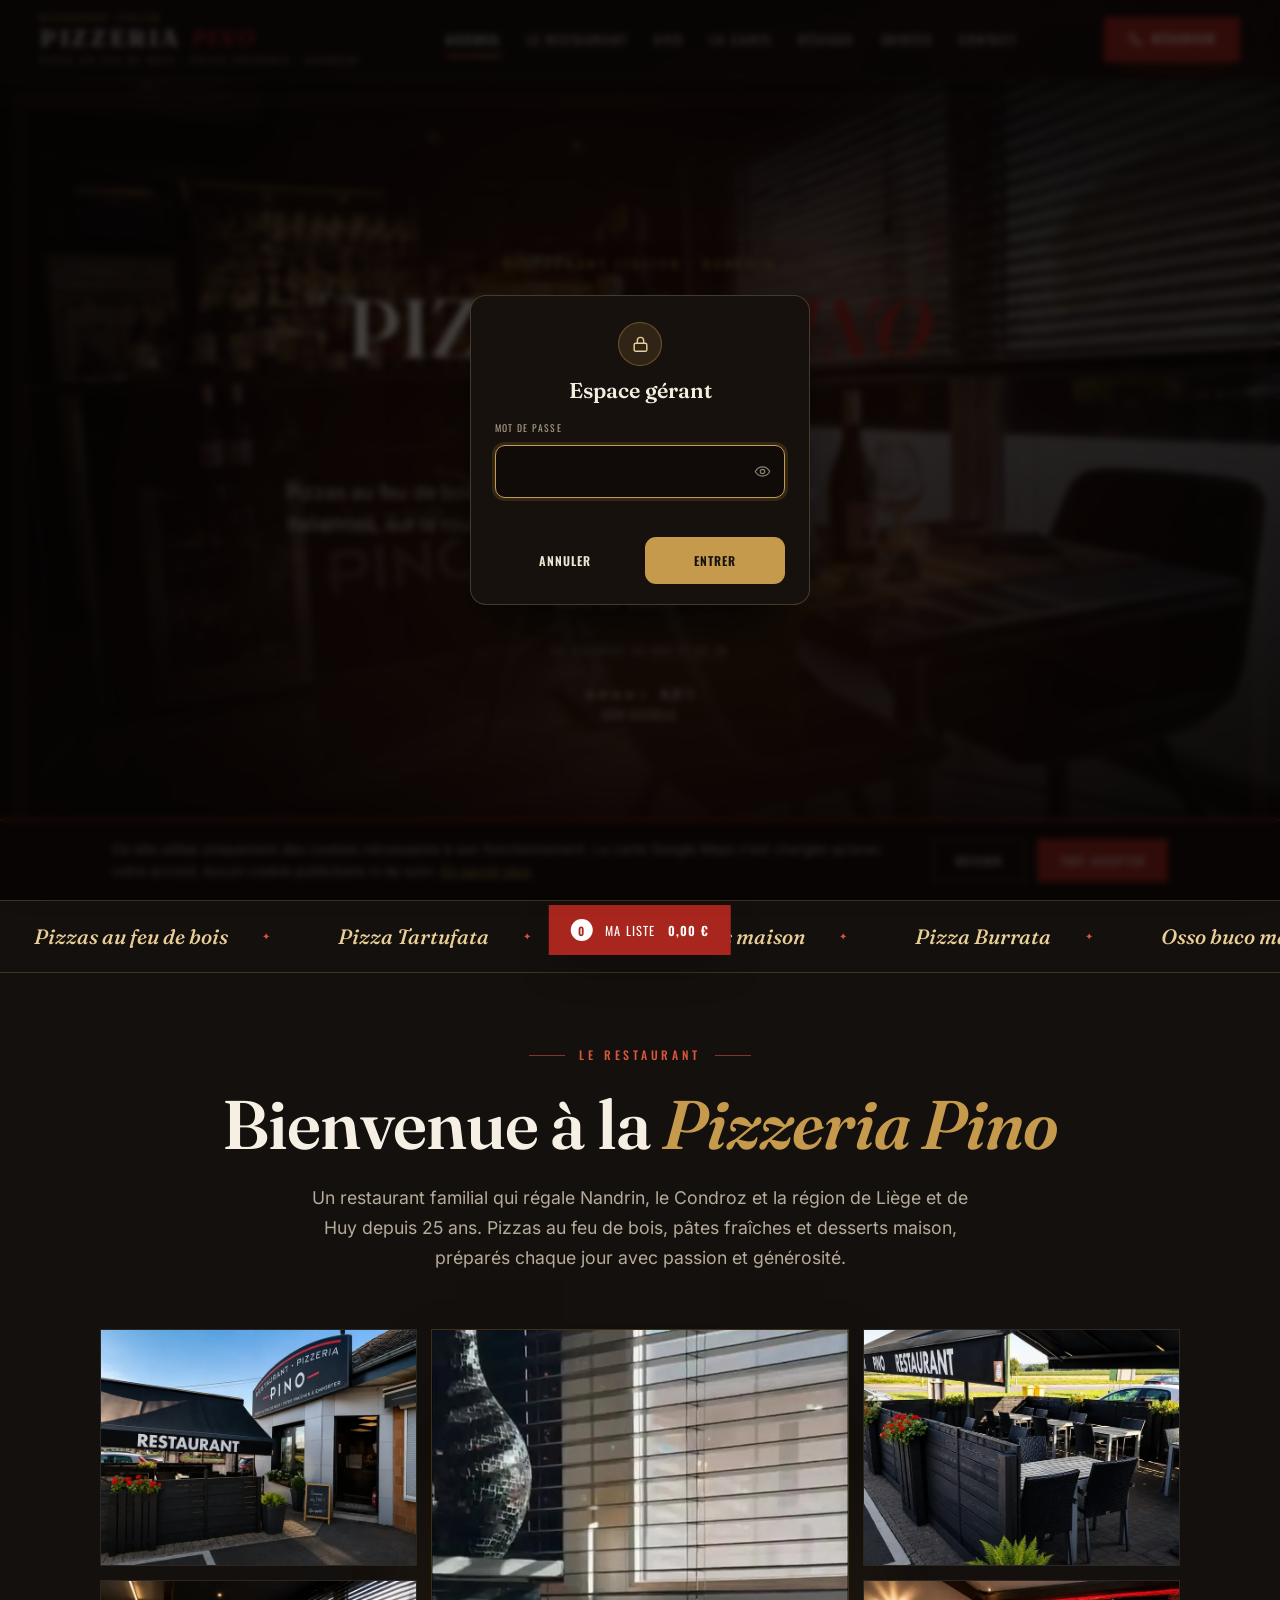
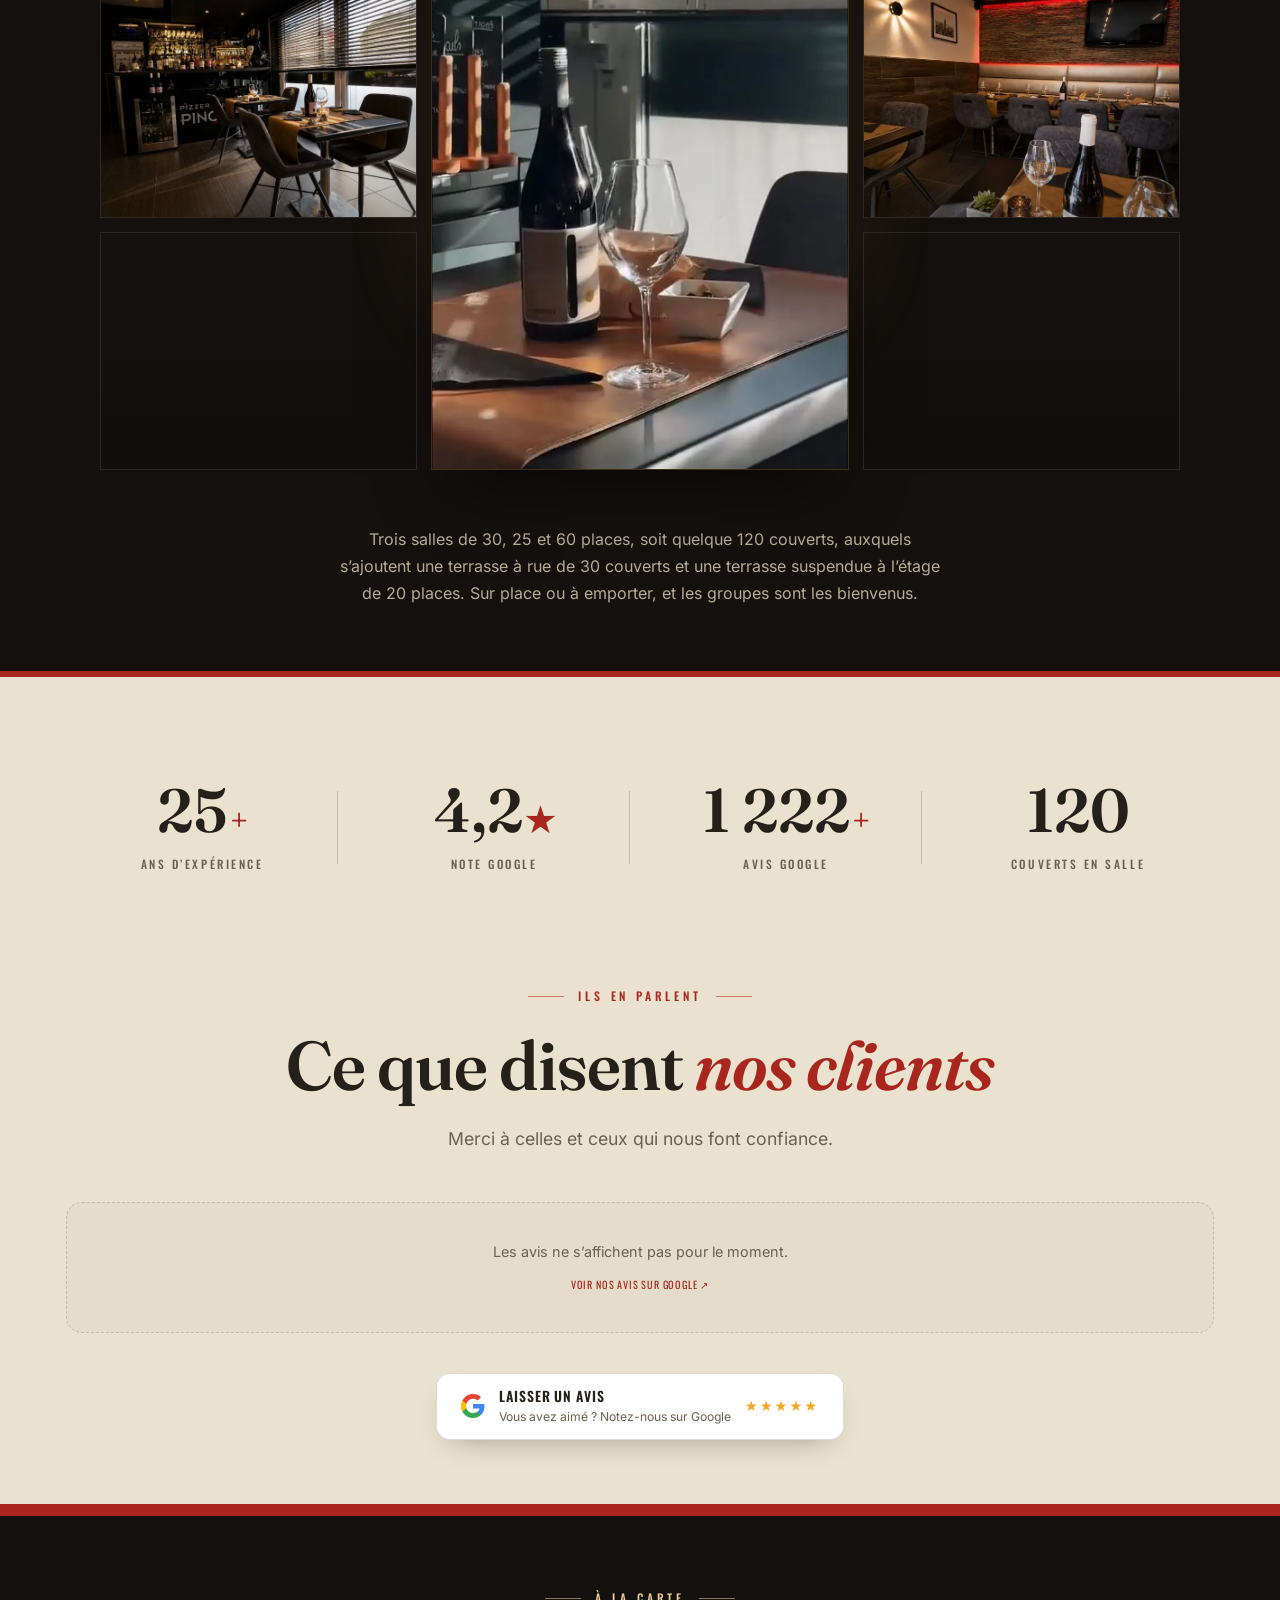
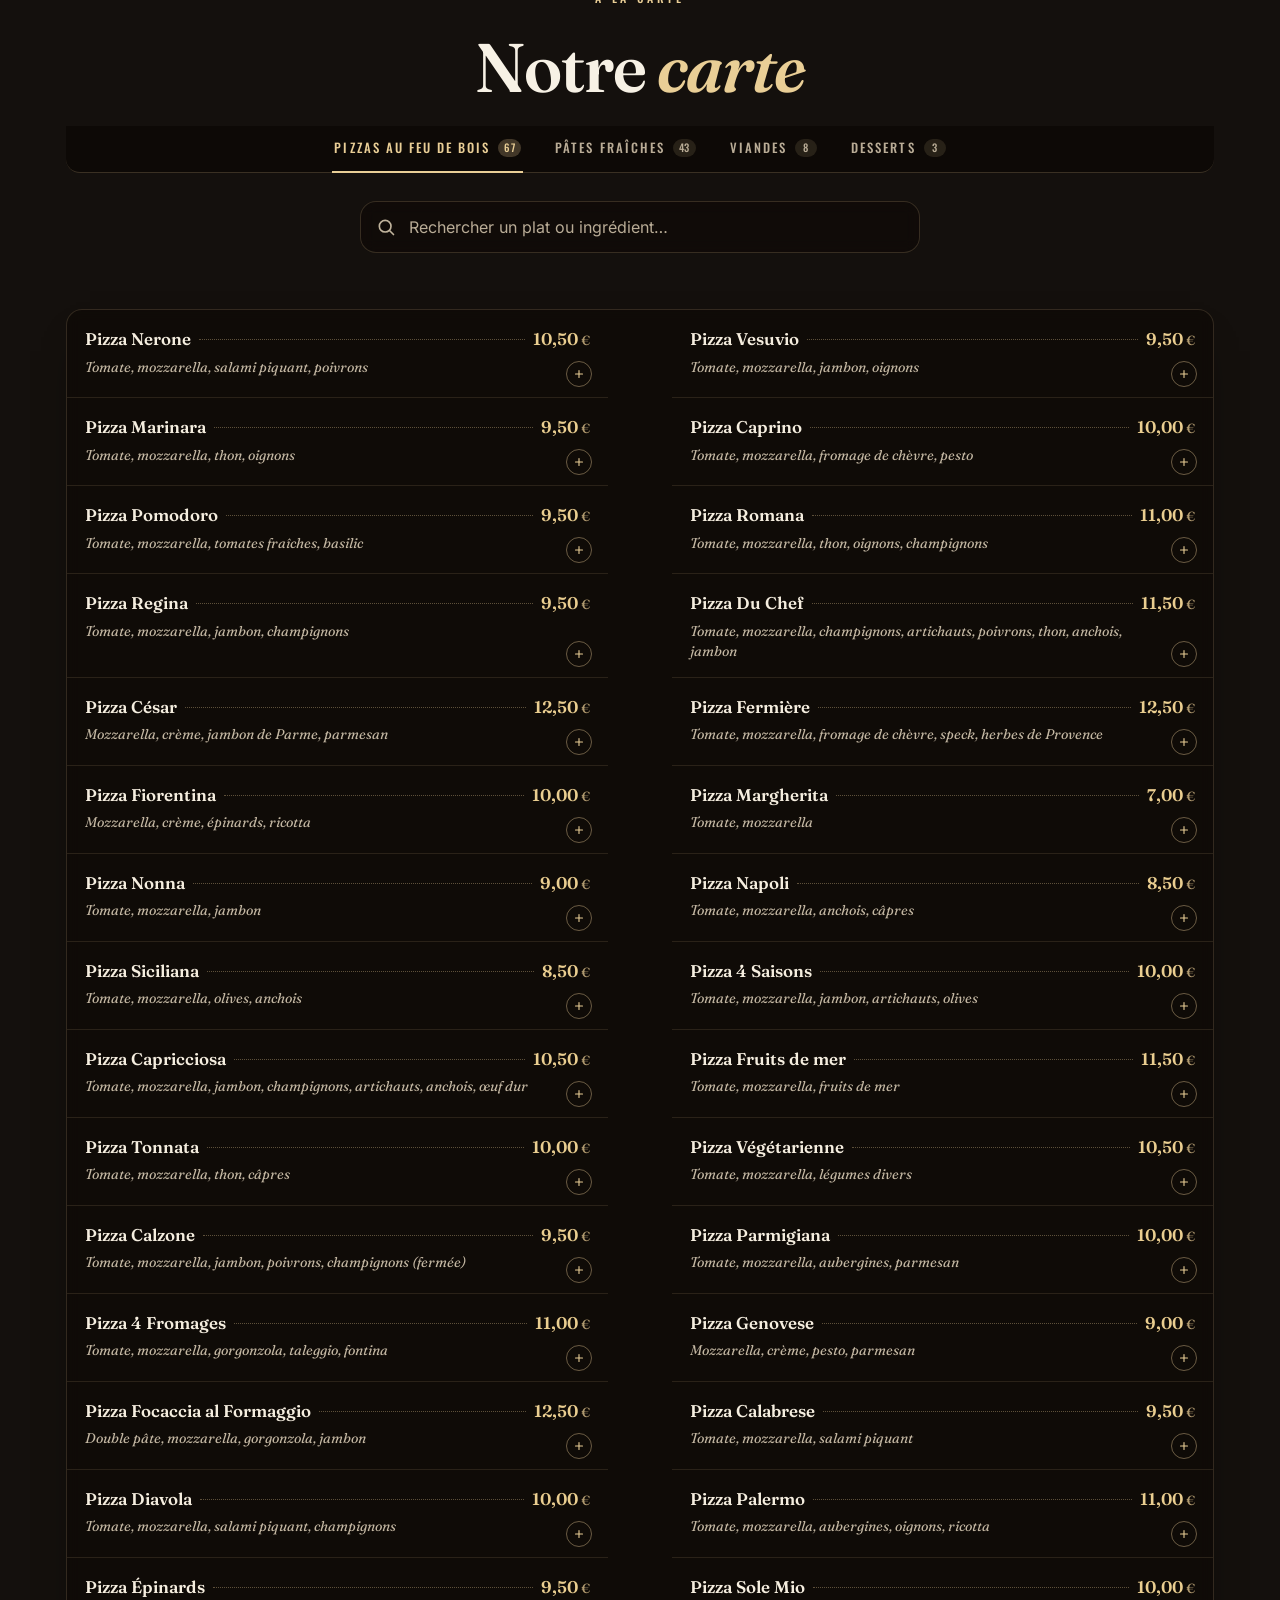
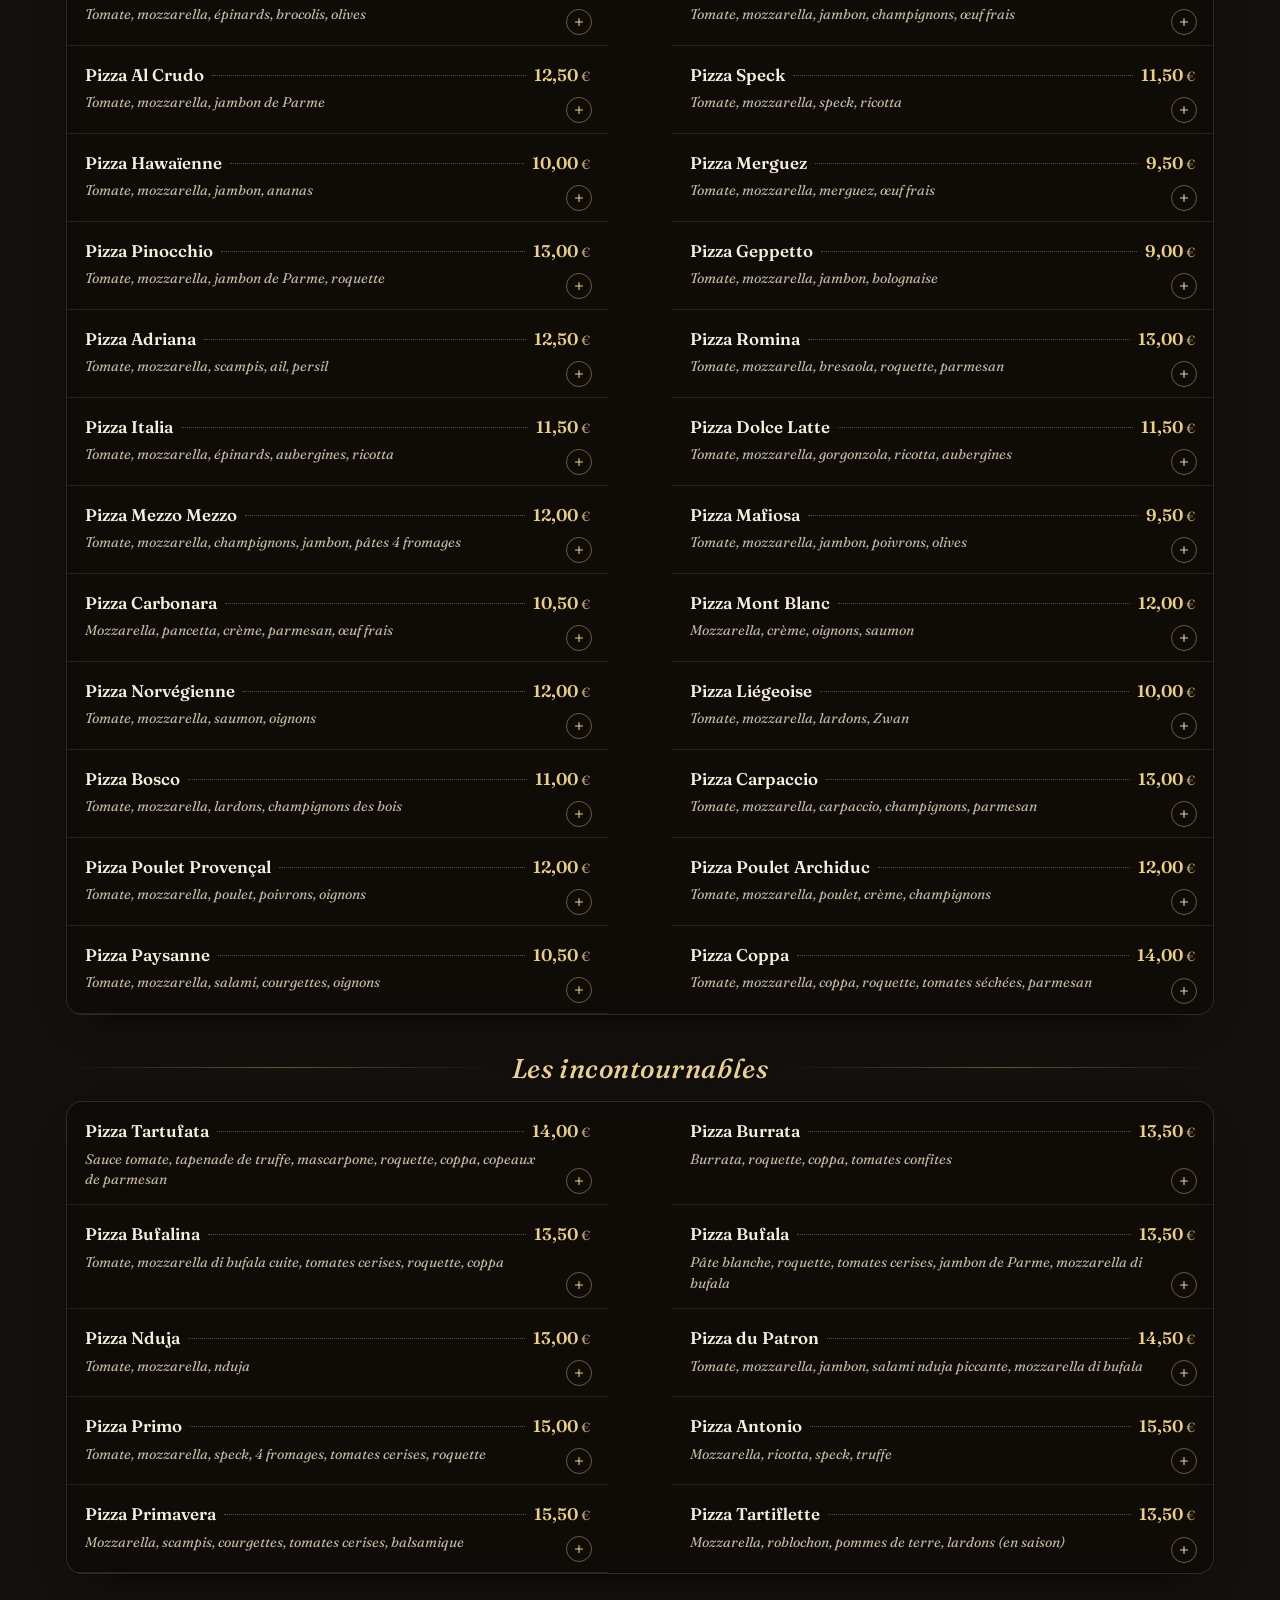
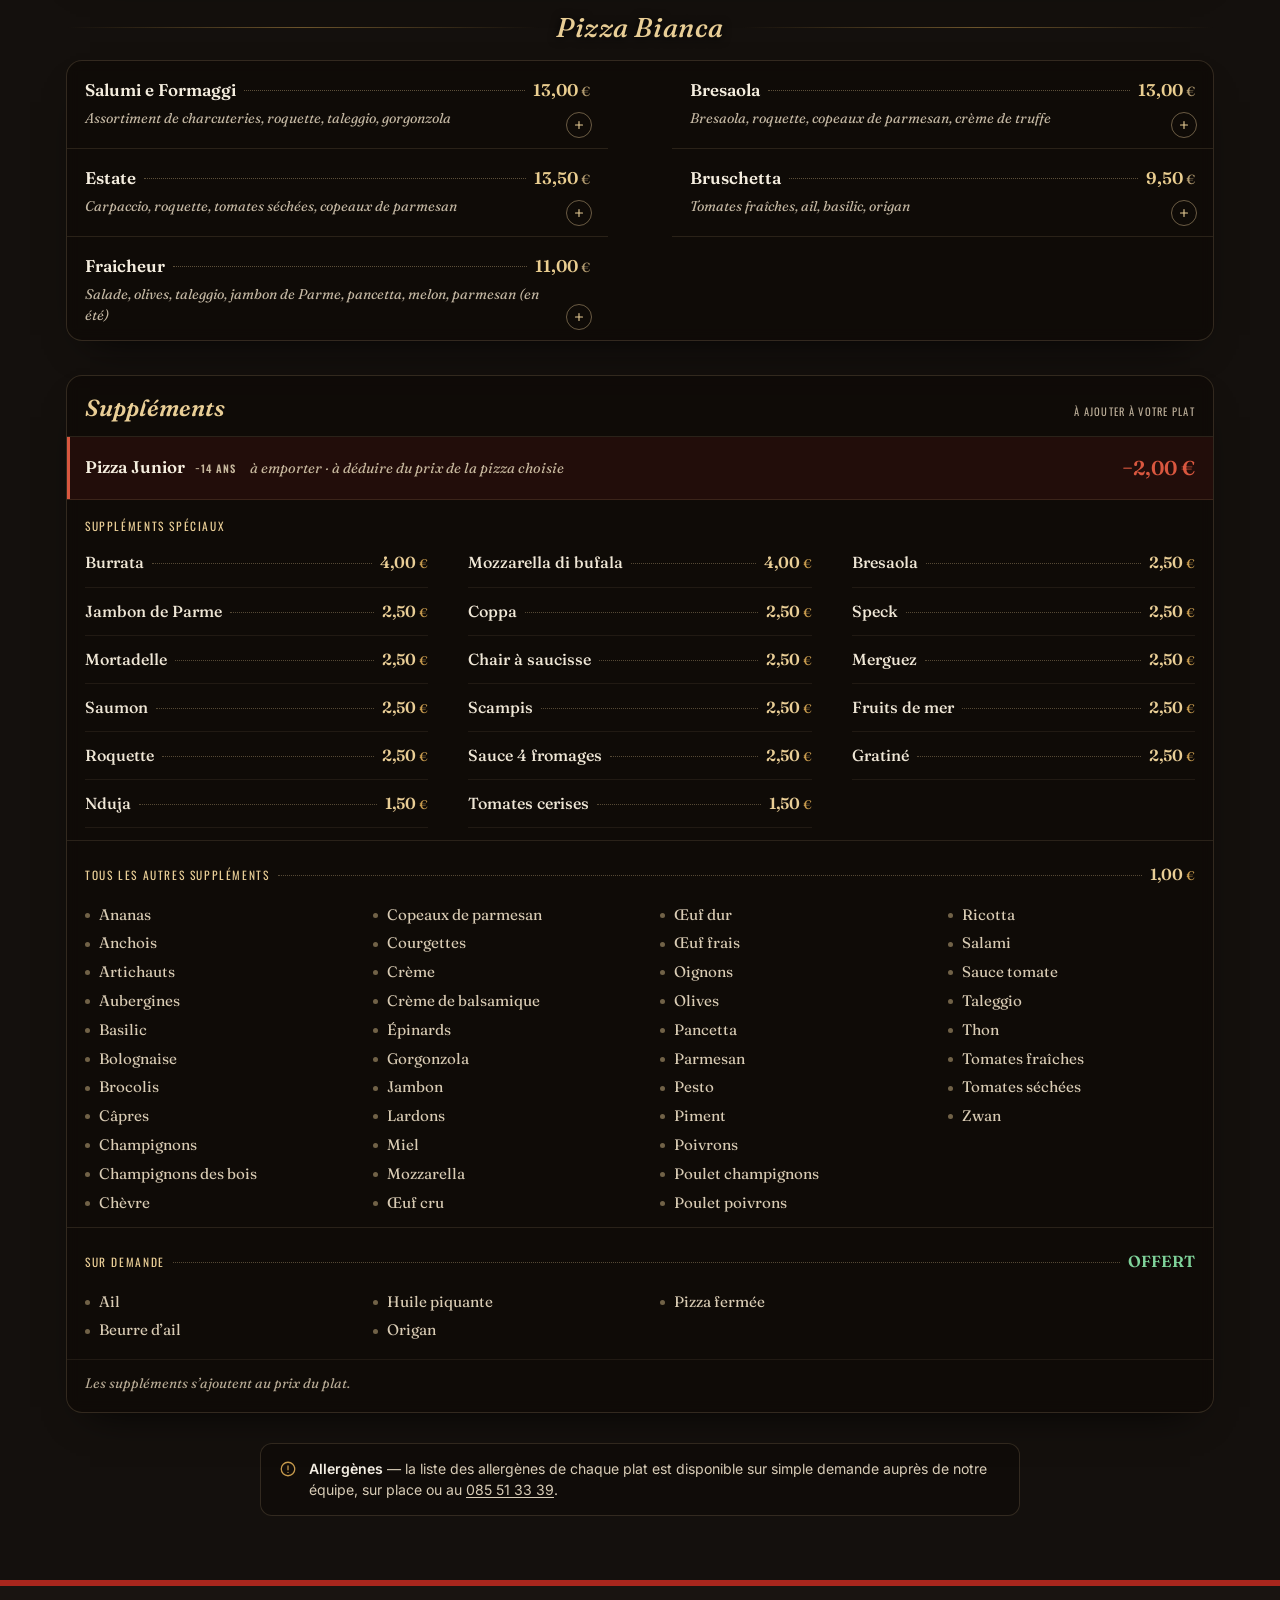
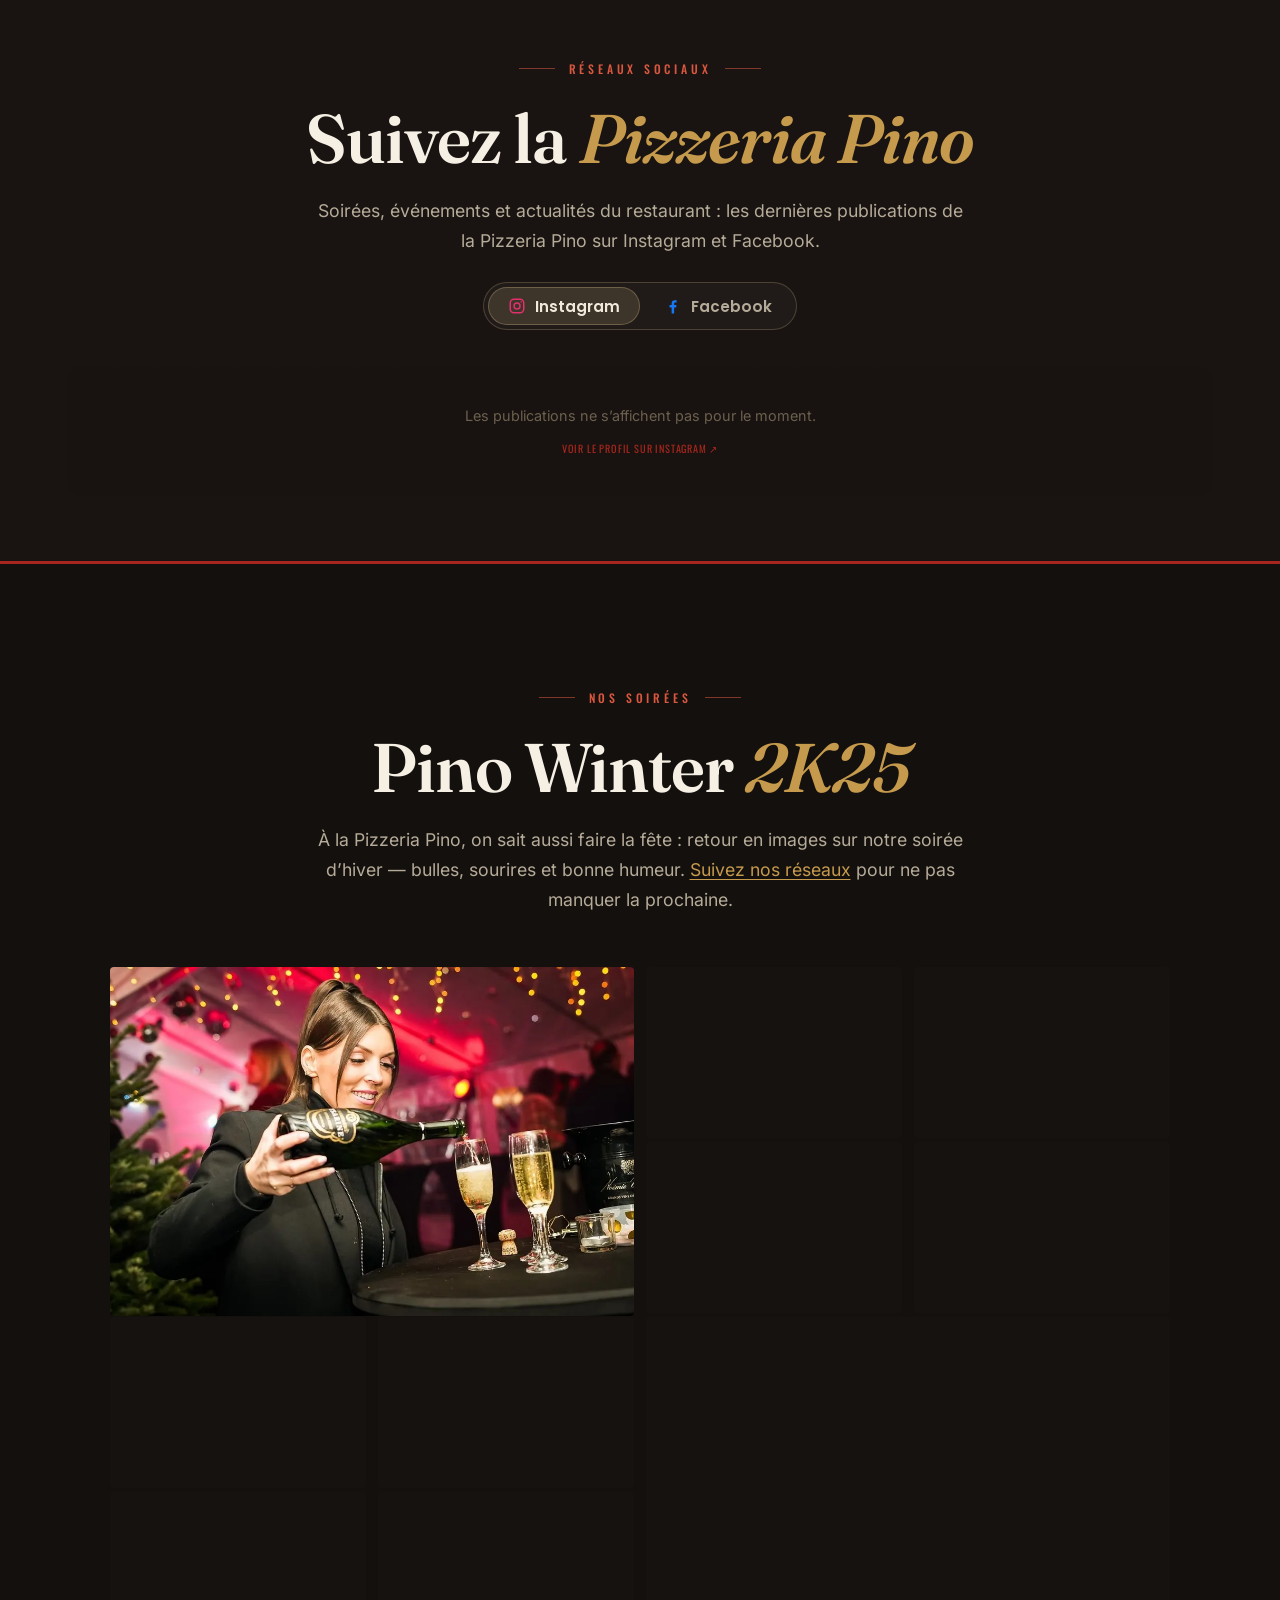
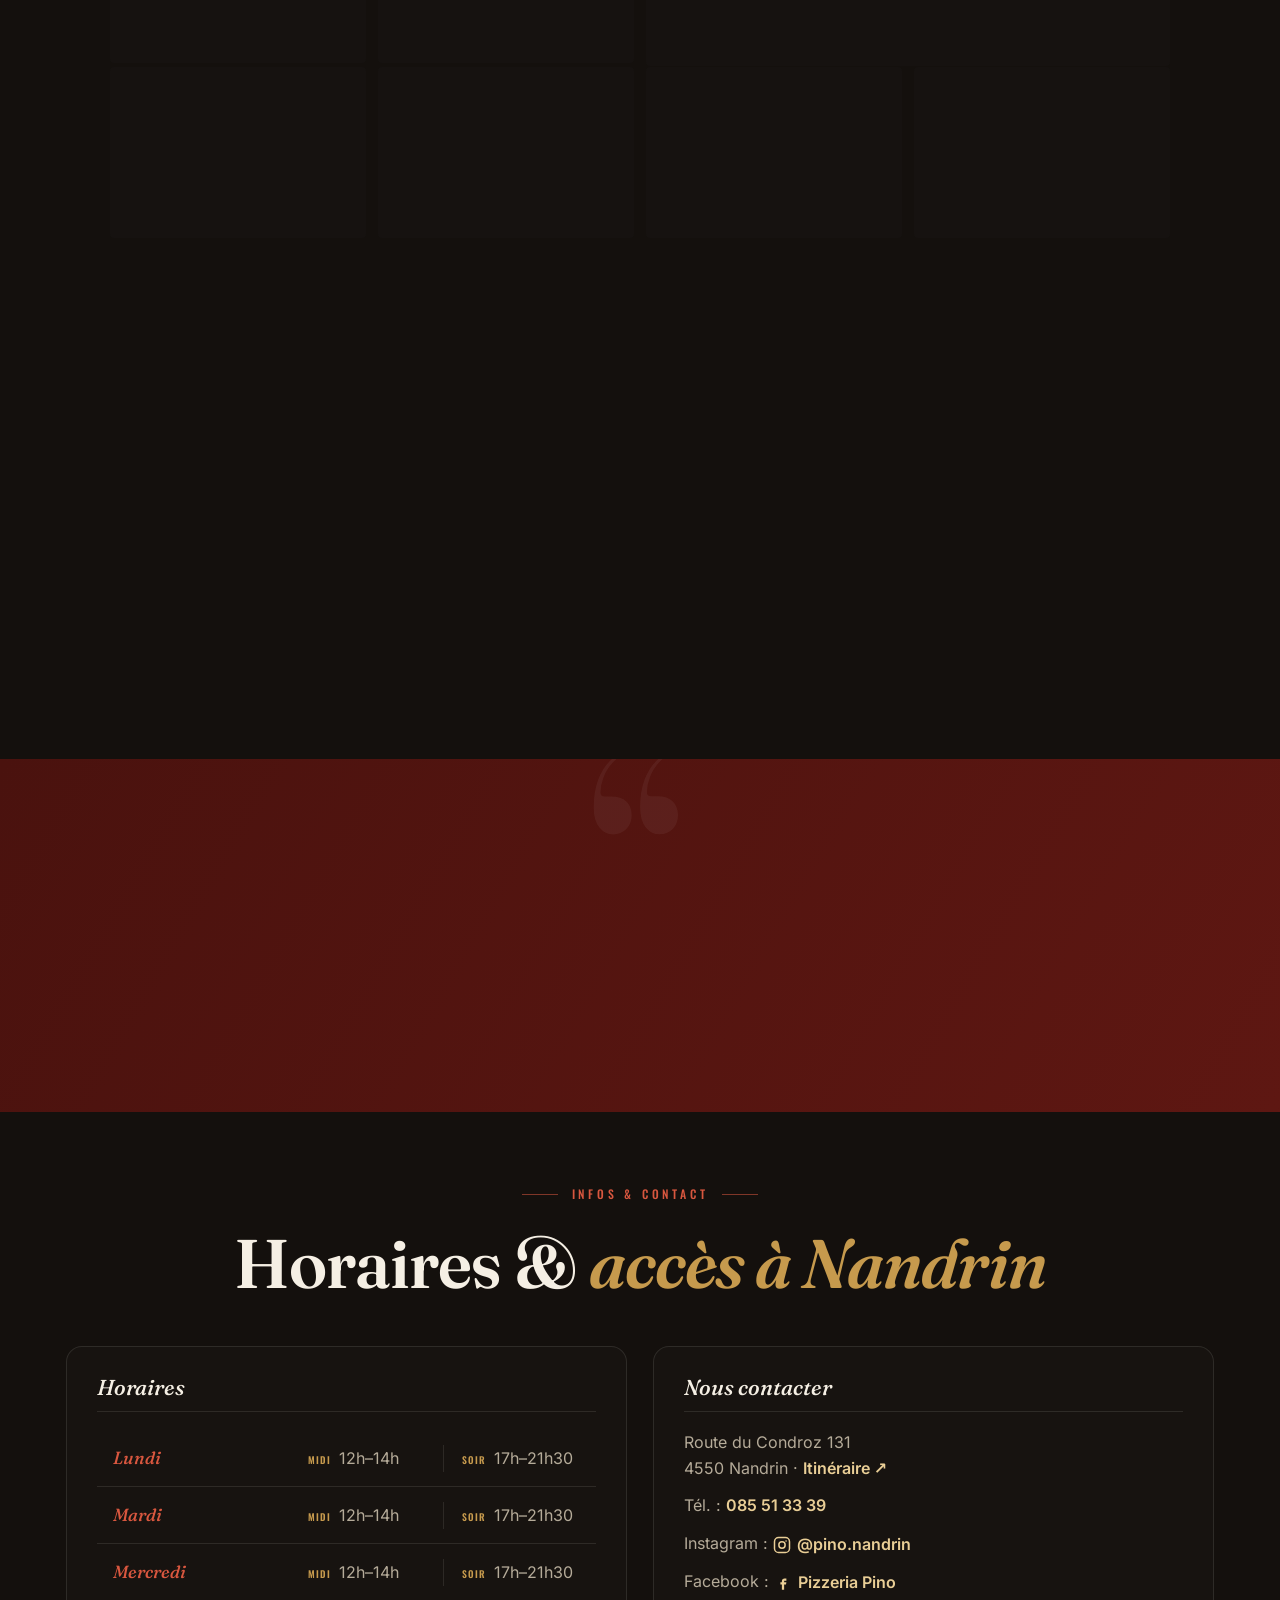
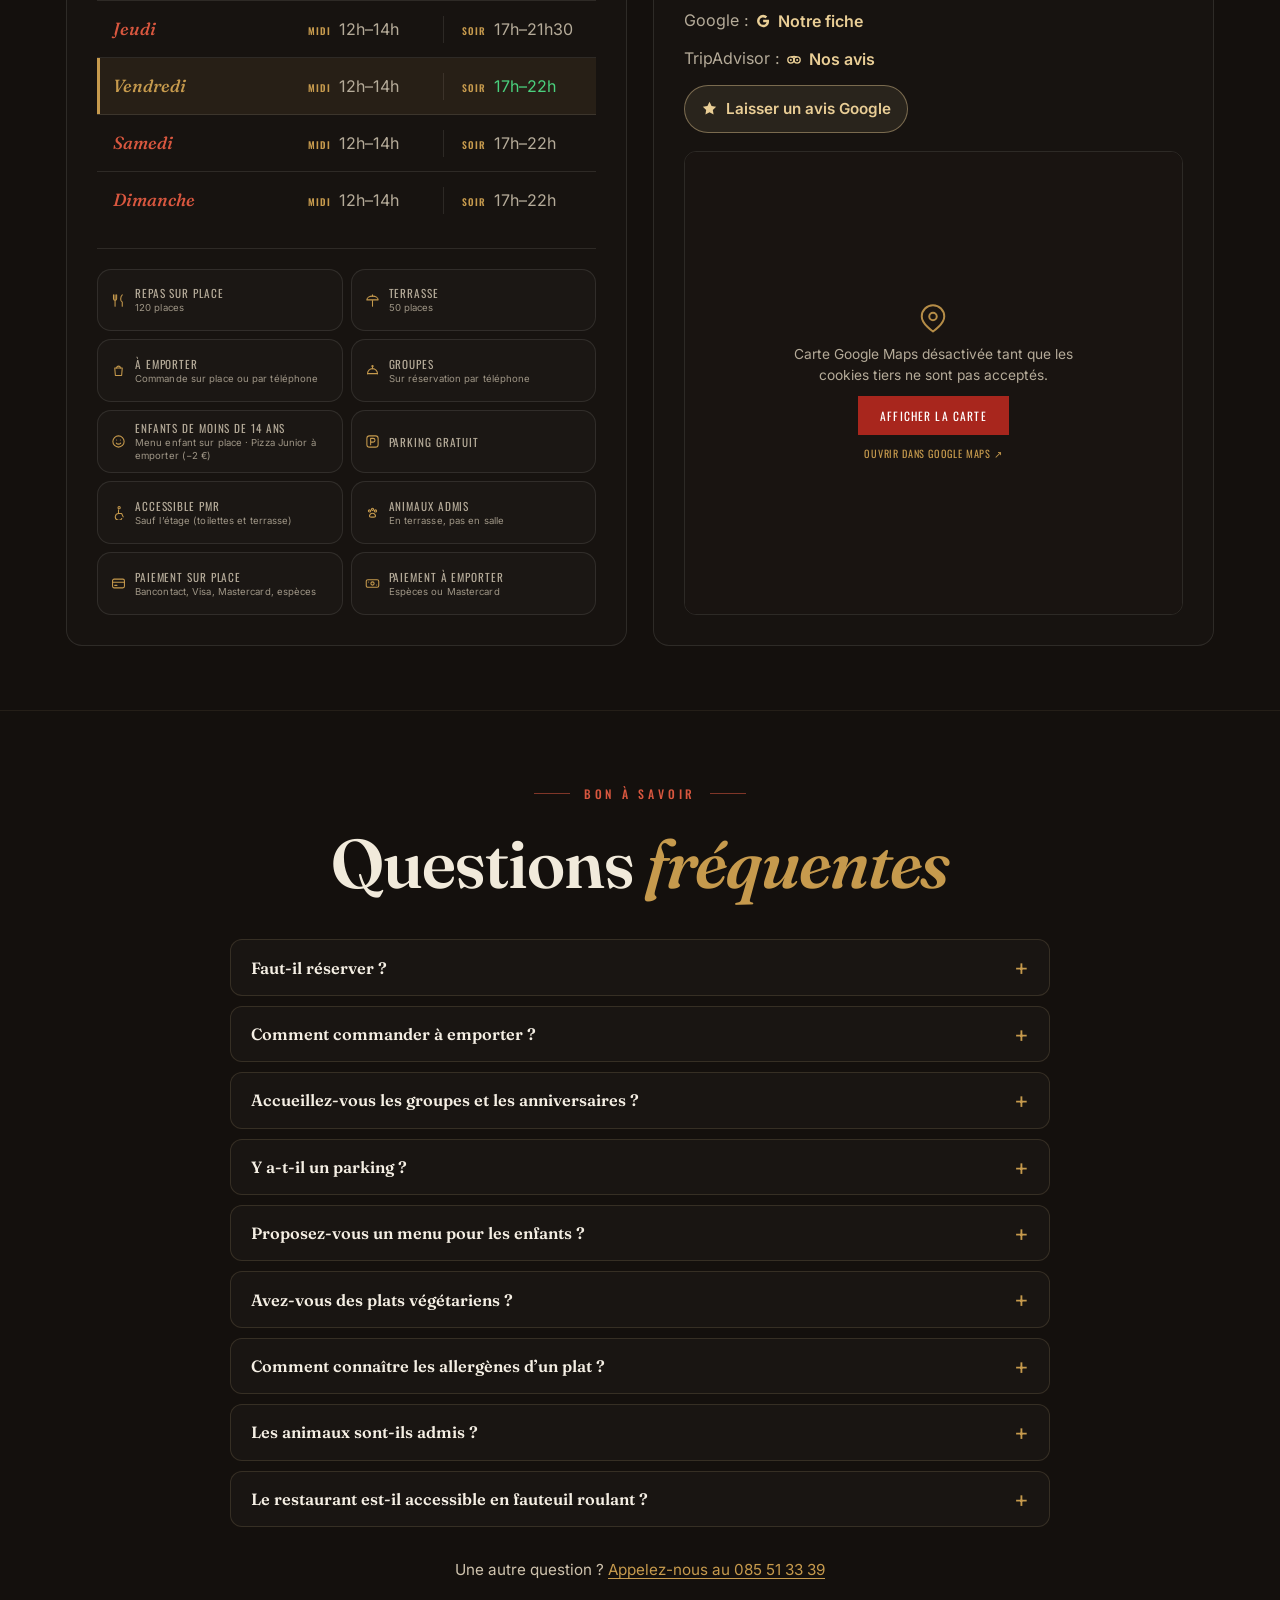
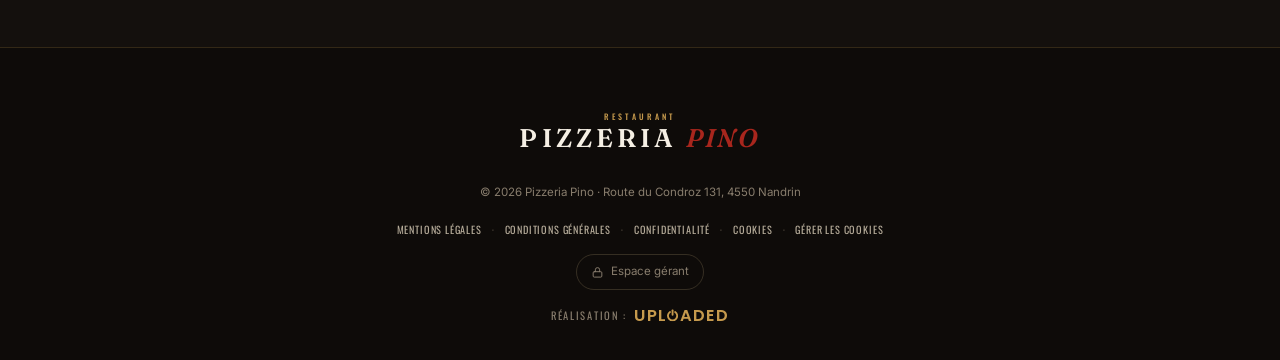
<file: statistiques/index.html>
<!DOCTYPE html>
<html lang="fr">
<head>
<meta charset="UTF-8">
<meta name="viewport" content="width=device-width, initial-scale=1, viewport-fit=cover">
<title>Statistiques — Pizzeria Pino</title>
<meta name="robots" content="noindex, nofollow, noarchive">
<meta name="referrer" content="no-referrer">
<meta name="theme-color" content="#14100D">
<link rel="icon" type="image/png" sizes="192x192" href="../icons/favicon-192.png?v=3">
<link rel="apple-touch-icon" href="../icons/apple-touch-icon.png?v=2">
<meta name="apple-mobile-web-app-title" content="Statistiques">

<style>
@font-face{font-family:'Fraunces';font-style:normal;font-weight:400 700;font-display:swap;src:url('../fonts/fraunces-normal-400_700.woff2') format('woff2')}
@font-face{font-family:'Fraunces';font-style:italic;font-weight:400 600;font-display:swap;src:url('../fonts/fraunces-italic-400_600.woff2') format('woff2')}
@font-face{font-family:'Oswald';font-style:normal;font-weight:400;font-display:swap;src:url('../fonts/oswald-normal-400.woff2') format('woff2')}
@font-face{font-family:'Inter';font-style:normal;font-weight:400;font-display:swap;src:url('../fonts/inter-normal-400.woff2') format('woff2')}

:root{
  --fond:#14100D;          /* charbon chaud, comme le site */
  --surface:#191411;       /* surface des blocs — référence des contrastes */
  --surface-2:#221C17;
  --texte:#F5EFE4;         /* crème */
  --texte-2:#B5AB99;
  --texte-3:#887D6D;
  --or:#C69A4D;            /* la donnée : une seule teinte, l'intensité vient de la longueur */
  --or-l:#E9CE96;
  --rouge:#A8261D;
  --trait:rgba(245,239,228,.1);
  --piste:rgba(198,154,77,.13);   /* fond de barre */
  --rayon:14px;
}

*{box-sizing:border-box;margin:0;padding:0}
html{-webkit-text-size-adjust:100%}
body{
  background:var(--fond);color:var(--texte);
  font-family:'Inter',system-ui,-apple-system,sans-serif;
  font-size:16px;line-height:1.55;
  padding:clamp(16px,4vw,40px) clamp(16px,4vw,40px) 64px;
  -webkit-font-smoothing:antialiased;text-wrap:pretty;
}
.enveloppe{max-width:920px;margin:0 auto}

/* ── en-tête ─────────────────────────────────────────────────────── */
header{border-bottom:1px solid var(--trait);padding-bottom:18px;margin-bottom:26px}
.marque{font-family:'Oswald',sans-serif;font-size:.68rem;letter-spacing:.22em;
  text-transform:uppercase;color:var(--or);margin-bottom:6px}
h1{font-family:'Fraunces',Georgia,serif;font-weight:600;font-size:clamp(1.9rem,6vw,2.6rem);
  line-height:1.05;letter-spacing:-.01em}
h1 em{font-style:italic;color:var(--or)}
.periode-info{color:var(--texte-3);font-size:.86rem;margin-top:8px}

/* ── sélecteur de période ────────────────────────────────────────── */
.filtres{display:flex;gap:8px;flex-wrap:wrap;margin:22px 0 30px}
.filtres button{
  font-family:'Oswald',sans-serif;font-size:.7rem;letter-spacing:.1em;text-transform:uppercase;
  color:var(--texte-2);background:var(--surface);border:1px solid var(--trait);
  border-radius:999px;padding:9px 16px;cursor:pointer;transition:.2s;min-height:40px}
.filtres button:hover{color:var(--texte);border-color:var(--or)}
.filtres button[aria-pressed="true"]{background:var(--or);border-color:var(--or);color:#14100D}
/* Le libellé court n'existe que sur un écran étroit : le nom complet reste
   celui que lit un lecteur d'écran, porté par aria-label. */
.e-ct{display:none}
@media(max-width:600px){
  /* Actualiser appartient à la même rangée que les périodes : renvoyé à la
     ligne, il passait pour un bouton d'autre chose. */
  .filtres{flex-wrap:nowrap;gap:5px}
  .filtres button{padding:9px 10px;font-size:.62rem;letter-spacing:.05em}
  .filtres .action{padding:9px 10px;font-size:.6rem;letter-spacing:.05em}
  .e-lg{display:none}
  .e-ct{display:inline}
}

/* ── rangée de chiffres clés ─────────────────────────────────────── */
.cles{display:grid;grid-template-columns:repeat(2,1fr);gap:10px;margin-bottom:34px}
@media(min-width:680px){.cles{grid-template-columns:repeat(4,1fr)}}
.cle{background:var(--surface);border:1px solid var(--trait);border-radius:var(--rayon);
  padding:16px 16px 14px}
.cle .n{font-family:'Fraunces',Georgia,serif;font-weight:600;font-size:clamp(1.9rem,7vw,2.5rem);
  line-height:1;font-variant-numeric:tabular-nums;letter-spacing:-.02em}
.cle .l{font-family:'Oswald',sans-serif;font-size:.63rem;letter-spacing:.13em;
  text-transform:uppercase;color:var(--texte-3);margin-top:8px;line-height:1.35}
/* L'évolution : la flèche porte le sens, la teinte ne fait que l'appuyer. */
.cle .d{font-size:.75rem;margin-top:7px;color:var(--texte-3);
  font-variant-numeric:tabular-nums;min-height:1.15em}
.cle .d.hausse{color:var(--or-l)}

/* ── intertitres : quatre chapitres, pour qu'on sache où l'on est ── */
.chapitre{font-family:'Oswald',sans-serif;font-size:.68rem;letter-spacing:.16em;
  text-transform:uppercase;color:var(--or);margin:40px 0 14px;
  display:flex;flex-wrap:wrap;align-items:baseline;gap:10px}
.chapitre::after{content:"";flex:1 1 40px;height:1px;background:var(--trait)}
.chapitre span{font-family:'Inter',system-ui,sans-serif;font-size:.78rem;
  letter-spacing:0;text-transform:none;color:var(--texte-3)}
.chapitre:first-of-type{margin-top:30px}

/* ── choix de la mesure suivie par la courbe ─────────────────────── */
.mesures{display:flex;flex-wrap:wrap;gap:6px;margin:0 0 14px}
.mesures button{font-family:'Oswald',sans-serif;font-size:.6rem;letter-spacing:.09em;
  text-transform:uppercase;color:var(--texte-3);background:none;
  border:1px solid var(--trait);border-radius:999px;padding:7px 12px;
  cursor:pointer;transition:.2s;min-height:34px}
.mesures button:hover{color:var(--texte);border-color:var(--or)}
.mesures button[aria-pressed="true"]{color:#14100D;background:var(--or);border-color:var(--or)}

/* ── sections ────────────────────────────────────────────────────── */
section{background:var(--surface);border:1px solid var(--trait);border-radius:var(--rayon);
  padding:clamp(18px,3.4vw,26px);margin-bottom:16px}
.titre{display:flex;align-items:baseline;justify-content:space-between;gap:6px 12px;
  flex-wrap:wrap;margin-bottom:4px}
.titre .bascule{margin-left:auto}
h2{font-family:'Fraunces',Georgia,serif;font-weight:600;font-size:1.28rem;letter-spacing:-.01em}
.chapo{color:var(--texte-3);font-size:.85rem;margin-bottom:20px}

/* ── barres : une seule teinte, la longueur porte la grandeur ────── */
.barres{display:flex;flex-direction:column;gap:14px}
.barre .haut{display:flex;justify-content:space-between;align-items:baseline;gap:12px;margin-bottom:6px}
/* La vignette ne s'aligne pas sur la ligne de base du texte : elle se pose au
   milieu de la ligne, et laisse le nom occuper la place qui reste. */
.barre .haut .vign{align-self:center;width:34px;height:34px;flex:0 0 auto;
  border-radius:6px;object-fit:cover;margin-right:-4px;
  border:1px solid var(--trait);background:var(--surface-2)}
.barre .haut .nom{margin-right:auto}
.barre .nom{font-size:.94rem;color:var(--texte);min-width:0;overflow-wrap:anywhere}
.barre .val{font-family:'Fraunces',Georgia,serif;font-weight:600;font-size:1rem;
  font-variant-numeric:tabular-nums;color:var(--texte);white-space:nowrap}
.barre .val span{font-family:'Inter',sans-serif;font-weight:400;font-size:.78rem;color:var(--texte-3)}
.piste{height:10px;background:var(--piste);border-radius:0 5px 5px 0;overflow:hidden}
/* Une section dépliable : on touche la barre, ses plats s'ouvrent dessous. */
details.barre>summary{list-style:none;cursor:pointer;border-radius:6px;outline-offset:4px}
details.barre>summary::-webkit-details-marker{display:none}
details.barre>summary .nom::before{content:'';display:inline-block;width:.42em;height:.42em;
  margin:0 .55em .12em 0;border-right:1.5px solid var(--or);border-bottom:1.5px solid var(--or);
  transform:rotate(-45deg);transition:transform .2s}
details.barre[open]>summary .nom::before{transform:rotate(45deg)}
details.barre>summary:hover .nom{color:var(--or)}
.plats-oublies{list-style:none;margin:10px 0 4px;padding:0;display:flex;flex-wrap:wrap;gap:6px}
.plats-oublies li{font-size:.82rem;color:var(--texte-2);padding:4px 10px;
  border:1px solid var(--trait);border-radius:999px}

/* ── les vingt-quatre heures ──
   Des barres debout, dans l'ordre de l'horloge : on y cherche un creux et une
   pointe, pas un palmarès. Les règles générales des barres ne conviennent pas
   — elles couchent la barre et lui donnent une piste de fond ; on les reprend
   ici, avec la précision qu'il faut pour passer devant. */
.barres.heures{display:grid;grid-template-columns:repeat(24,1fr);gap:0 2px;
  align-items:end;margin-top:4px}
/* La phrase de résumé est un enfant de la grille : sans cela elle se range
   dans la première colonne et pousse toutes les heures d'un cran. */
.barres.heures .resume{grid-column:1/-1;margin:0 0 12px}
.barres.heures .barre .haut{display:block;margin:5px 0 0;text-align:center}
.barres.heures .barre .nom{font-family:'Oswald',sans-serif;font-size:.58rem;
  color:var(--texte-3);letter-spacing:.02em}
.barres.heures .barre .piste{height:72px;display:flex;align-items:flex-end;
  background:none;border-radius:0;overflow:visible}
.barres.heures .barre .remplissage{width:100%;height:0;border-radius:3px 3px 0 0;
  transition:height .5s ease-out}
/* La pointe se nomme, les autres se lisent à leur hauteur : un nombre sur
   chacune des vingt-quatre barres, ce n'est plus un graphique. */
.barres.heures .barre.pointe .remplissage{background:var(--or-l)}
.barres.heures .barre.pointe .nom{color:var(--texte);font-weight:600}
/* Une heure creuse garde sa place : un zéro à 4 h fait partie de la réponse. */
.barres.heures .barre.creuse .remplissage{opacity:.3}
@media(max-width:600px){
  .barres.heures{grid-template-columns:repeat(12,1fr);gap:10px 3px}
  .barres.heures .barre .piste{height:52px}
}
.remplissage{height:100%;background:var(--or);border-radius:0 5px 5px 0;
  width:0;transition:width .6s cubic-bezier(.22,1,.36,1)}
/* La ligne de regroupement n'est pas un lieu ni un plat : elle se distingue
   par un remplissage hachuré et un nom en italique — jamais par la seule
   couleur, que tout le monde ne perçoit pas de la même façon. */
.barre.queue .nom{color:var(--texte-3);font-style:italic}
#barJours .remplissage.we{background:#C4483F}
.barre.queue .remplissage{opacity:.5;
  background:repeating-linear-gradient(135deg,var(--or) 0 2px,transparent 2px 6px)}

/* ── courbe des visites ──────────────────────────────────────────── */
.courbe{margin-top:6px;position:relative}
.courbe svg{display:block;width:100%;height:auto;overflow:visible}
/* La barre porte la valeur du jour ; la ligne, la tendance. Deux formes, deux
   teintes : la distinction ne tient jamais à la seule couleur. */
.courbe .jour{fill:var(--or);opacity:.82;transition:opacity .15s}
.courbe .jour.we{fill:#C4483F}
.courbe .jour.vise{opacity:1}
.courbe .tendance{fill:none;stroke:#149CAE;stroke-width:2;
  stroke-linejoin:round;stroke-linecap:round}
.courbe .etiq{fill:var(--texte-3);font-family:'Oswald',sans-serif;font-size:8px;
  letter-spacing:.04em}
.courbe .etiq.we{fill:var(--texte-2)}
.bornes{display:flex;justify-content:space-between;color:var(--texte-3);
  font-size:.72rem;margin-top:8px}
/* Samedi et dimanche, en retrait : le rythme de la semaine se voit d'un coup. */
/* La bande grise ne se devine pas : on la nomme. */
.cle-we{display:inline-flex;align-items:center;gap:6px;white-space:nowrap;margin-left:4px}
.cle-we + .cle-we{margin-left:14px}
.ech-jour{display:inline-block;width:7px;height:12px;border-radius:2px;
  background:var(--or);opacity:.82}
.ech-we{display:inline-block;width:7px;height:12px;border-radius:2px;background:#C4483F}
.ech-tend{display:inline-block;width:16px;height:2px;border-radius:2px;background:#149CAE}
/* ── abonnés : une carte par réseau, chiffre du jour et courbe de la période ── */
.abonnes{display:grid;gap:14px}
.abonnes .alerte{grid-column:1/-1;margin:0}
@media(min-width:680px){.abonnes{grid-template-columns:1fr 1fr}}
.ab-carte{background:var(--surface-2);border:1px solid var(--trait);border-radius:12px;padding:14px 16px 12px}
.ab-tete{display:flex;align-items:baseline;flex-wrap:wrap;gap:4px 10px}
.ab-nom{font-family:'Oswald',sans-serif;font-size:.7rem;letter-spacing:.14em;text-transform:uppercase;
  color:var(--texte-2);flex:1 1 100%}
.ab-n{font-family:'Fraunces',Georgia,serif;font-weight:600;font-size:1.9rem;line-height:1.1;
  font-variant-numeric:tabular-nums}
.ab-unite{color:var(--texte-3);font-size:.85rem}
.ab-gain{margin-left:auto;font-size:.82rem;color:var(--texte-2);white-space:nowrap}
.ab-gain.hausse{color:var(--or-l)}
.ab-trace{margin-top:10px}
.ab-trace svg{display:block;width:100%;overflow:visible}
.ab-trace .aire{fill:var(--or);opacity:.12}
.ab-trace .ligne{fill:none;stroke:var(--or);stroke-width:2;stroke-linejoin:round;stroke-linecap:round}
.ab-trace .point{fill:var(--or-l)}
.ab-note{color:var(--texte-3);font-size:.8rem;margin-top:10px}
/* Le cadre porte la bulle de survol en position absolue. */
.cadre{position:relative}
.survol{position:absolute;top:-4px;transform:translateX(-50%);pointer-events:none;
  background:var(--surface-2);border:1px solid var(--trait);border-radius:9px;
  padding:7px 11px;font-size:.78rem;white-space:nowrap;z-index:2;
  box-shadow:0 8px 22px rgba(0,0,0,.4)}
.survol b{font-family:'Fraunces',Georgia,serif;font-weight:600;
  font-variant-numeric:tabular-nums}
.survol span{display:block;color:var(--texte-3);font-size:.72rem;margin-top:2px}
.survol.adroite{transform:translateX(-100%)}
.survol.agauche{transform:translateX(0)}
.parts .survol{transform:translate(-50%,-100%)}
.parts .survol.adroite{transform:translate(-100%,-100%)}
.parts .survol.agauche{transform:translate(0,-100%)}
.carteLieux .survol{transform:translate(-50%,-100%)}
.carteLieux .survol.adroite{transform:translate(-100%,-100%)}
.carteLieux .survol.agauche{transform:translate(0,-100%)}

/* La carte garde ses proportions (xMidYMid meet) : un cercle y reste rond,
   et les distances restent comparables d'un bout a l'autre. */
.carteLieux{position:relative;margin-top:8px}
.carteLieux svg{display:block;width:100%;height:auto;overflow:hidden}
/* Le pays : une masse a peine posee, pour situer sans voler la vedette
   aux bulles. Il deborde souvent du cadre, qui le coupe proprement. */
.carteLieux .pays{fill:var(--texte);fill-opacity:.05;stroke:var(--texte-3);
  stroke-width:1;stroke-opacity:.45;stroke-linejoin:round}
.carteLieux .bulle{fill:var(--or);fill-opacity:.34;stroke:var(--or);stroke-width:1.4;
  cursor:pointer;transition:fill-opacity .15s}
.carteLieux .bulle:hover,.carteLieux .bulle.vise{fill-opacity:.5}
.carteLieux .maison{fill:none;stroke:var(--texte);stroke-width:1.5}
.carteLieux .etiq{fill:var(--texte-2);font-family:'Inter',sans-serif;
  paint-order:stroke;stroke:var(--surface);stroke-width:2.5px;stroke-linejoin:round}
.carteLieux .etiq.chez{fill:var(--texte);font-size:8.5px}
.carteLieux .regle{stroke:var(--texte-3);stroke-width:1}
.carteLieux .regle-txt{fill:var(--texte-3);font-family:'Inter',sans-serif}

/* ── camembert : part d'un tout, quatre sections au plus ──
   Les teintes sont passees au controle de separation daltonienne (protanopie
   et deuteranopie) sur ce fond sombre. L'identite ne repose jamais sur la
   seule couleur : chaque part porte son nom en clair a cote. */
.parts{display:flex;flex-wrap:wrap;align-items:center;gap:22px 30px;margin-top:10px;
  position:relative}
.parts svg{display:block;flex:0 0 auto}
.parts .arc{transition:opacity .15s}
.parts .arc:hover,.parts .arc.vise{opacity:.78;cursor:pointer}
.parts .coeur-n{fill:var(--texte);font-family:'Fraunces',Georgia,serif;font-weight:600;
  font-variant-numeric:tabular-nums}
.parts .coeur-l{fill:var(--texte-3);font-family:'Oswald',sans-serif;
  letter-spacing:.12em;text-transform:uppercase}
.legende{flex:1 1 210px;min-width:190px;display:flex;flex-direction:column;gap:11px}
.legende .lg{display:flex;align-items:baseline;gap:10px;font-size:.9rem}
.legende .pastille{width:11px;height:11px;border-radius:3px;flex:0 0 auto;
  transform:translateY(1px)}
.legende .lg-nom{color:var(--texte)}
.legende .lg-val{margin-left:auto;font-family:'Fraunces',Georgia,serif;font-weight:600;
  font-variant-numeric:tabular-nums;color:var(--texte);white-space:nowrap}
.legende .lg-val span{font-family:'Inter',sans-serif;font-weight:400;font-size:.78rem;
  color:var(--texte-3)}

/* Pendant une mise a jour, les chiffres affiches sont peut-etre perimes :
   on le montre plutot que de les laisser passer pour frais. */
#bord.occupe .cles,#bord.occupe section{opacity:.5}
#bord .cles,#bord section{transition:opacity .2s}

.actions{display:flex;gap:8px;align-items:center;margin-left:auto}
.filtres{align-items:center}
.filtres .action{font-family:'Oswald',sans-serif;font-size:.66rem;letter-spacing:.1em;
  text-transform:uppercase;color:var(--texte-2);background:none;
  border:1px solid var(--trait);border-radius:999px;padding:9px 14px;
  cursor:pointer;transition:.2s;min-height:40px}
.filtres .action:hover{color:var(--or);border-color:var(--or)}
.filtres .action[disabled]{opacity:.45;cursor:default;color:var(--texte-3)}

/* ── tableau (identité jamais portée par la seule couleur) ───────── */
.bascule{font-family:'Oswald',sans-serif;font-size:.62rem;letter-spacing:.1em;text-transform:uppercase;
  color:var(--texte-3);background:none;border:0;border-bottom:1px solid var(--trait);
  padding:4px 0;cursor:pointer;transition:.2s}
.bascule:hover{color:var(--or);border-color:var(--or)}
table{width:100%;border-collapse:collapse;margin-top:16px;font-size:.88rem}
th,td{text-align:left;padding:8px 10px 8px 0;border-bottom:1px solid var(--trait)}
th{font-family:'Oswald',sans-serif;font-size:.62rem;letter-spacing:.12em;
  text-transform:uppercase;color:var(--texte-3);font-weight:400}
td:last-child,th:last-child{text-align:right;font-variant-numeric:tabular-nums}
[hidden]{display:none!important}

/* ── états ───────────────────────────────────────────────────────── */
.vide{color:var(--texte-3);font-size:.9rem;padding:18px 0;text-align:center}
.resume{color:var(--texte-2);font-size:.9rem;margin:0 0 16px}
.resume b{color:var(--texte)}
/* Une liste de noms n'est pas un nombre : ni alignée à droite, ni en chiffres
   tabulaires, sans quoi la dernière colonne part se coller au bord. */
table.liste td:last-child{text-align:left;font-variant-numeric:normal}
/* Le nom de la section se lit en tête de sa liste, pas au milieu. */
table.liste td{vertical-align:top}
.alerte{background:var(--surface-2);border:1px solid var(--trait);border-left:3px solid var(--or);
  border-radius:8px;padding:14px 16px;margin-bottom:20px;font-size:.88rem;color:var(--texte-2)}
.alerte b{color:var(--texte)}
.alerte.demo{border-left-color:var(--rouge)}

footer{color:var(--texte-3);font-size:.78rem;margin-top:34px;padding-top:18px;
  border-top:1px solid var(--trait);display:flex;justify-content:space-between;gap:14px;flex-wrap:wrap}
footer a{color:var(--texte-2)}
.quitter{background:none;border:0;color:var(--texte-3);font:inherit;cursor:pointer;
  text-decoration:underline;padding:0}

/* ── remonter en haut ─────────────────────────────────────────────
   Le même bouton que sur le site : carré rouge sur grand écran, cercle
   sombre et discret sur téléphone, où il doit s'effacer devant la donnée.
   Il n'apparaît qu'après 600 px de défilement — plus tôt, il masquerait
   un chiffre alors qu'il ne sert encore à rien. */
#toTop{position:fixed;right:22px;bottom:22px;z-index:90;width:48px;height:48px;border-radius:0;
  background:var(--rouge);color:#fff;border:0;cursor:pointer;font-size:1.2rem;line-height:1;
  opacity:0;visibility:hidden;transform:translateY(14px);transition:.35s;
  box-shadow:0 14px 30px -12px rgba(0,0,0,.55)}
#toTop.show{opacity:.62;visibility:visible;transform:none}
#toTop:hover,#toTop:focus-visible,#toTop:active{opacity:1}
#toTop:hover{background:#8C1C14;transform:translateY(-3px)}
@media(max-width:760px){
  #toTop{bottom:calc(20px + env(safe-area-inset-bottom));right:18px;border-radius:50%;
    background:rgba(15,11,8,.82);border:1px solid rgba(198,154,77,.2);
    box-shadow:0 8px 24px -9px rgba(0,0,0,.8)}
  #toTop:hover{background:rgba(15,11,8,.82)}
}

/* ── fermer la session ─────────────────────────────────────────────
   Le meme bouton que « remonter », dans le coin oppose. Il ferme la
   session sans avoir a redescendre jusqu'au pied de page : sur une page
   de plusieurs milliers de pixels, se deconnecter demandait un voyage.
   Celui du pied de page reste : c'est la ou l'on cherche d'instinct. */
#quitterFlottant{position:fixed;left:22px;bottom:22px;z-index:90;width:48px;height:48px;border-radius:0;
  background:var(--rouge);color:#fff;border:0;cursor:pointer;
  display:inline-flex;align-items:center;justify-content:center;
  opacity:.62;transition:.35s;box-shadow:0 14px 30px -12px rgba(0,0,0,.55)}
#quitterFlottant:hover,#quitterFlottant:focus-visible,#quitterFlottant:active{opacity:1}
#quitterFlottant:hover{background:#8C1C14;transform:translateY(-3px)}
#quitterFlottant svg{width:20px;height:20px;display:block}
@media(max-width:760px){
  #quitterFlottant{bottom:calc(20px + env(safe-area-inset-bottom));left:18px;border-radius:50%;
    background:rgba(15,11,8,.82);border:1px solid rgba(198,154,77,.2);
    box-shadow:0 8px 24px -9px rgba(0,0,0,.8)}
  #quitterFlottant:hover{background:rgba(15,11,8,.82)}
  /* Sur telephone le pied de page passe a la ligne, et « Exporter en CSV »
     vient se ranger en bas a gauche — sous le bouton flottant, qui le
     recouvrait. On donne au corps de quoi laisser passer les deux boutons :
     48 px de haut, 20 px du bord, et de la marge. */
  body{padding-bottom:calc(104px + env(safe-area-inset-bottom))}
  /* Zone morte : fixes dans les coins, les deux boutons flottants
     recouvraient en permanence ce qui passe dessous — l'etiquette « 11 aout »
     et les premieres barres du graphique, les lignes « samedi »/« dimanche »
     du tableau. Sur telephone, ils s'effacent quand on descend (le temps de
     lire vers le bas, les coins sont degages) et reviennent des qu'on remonte
     ou tout en haut. Le bouton du pied de page, lui, reste toujours la. */
  #quitterFlottant,#toTop{transition:opacity .3s,transform .3s,visibility .3s}
  #quitterFlottant.enFuite,#toTop.enFuite{opacity:0;visibility:hidden;
    transform:translateY(130%);pointer-events:none}
}

/* ── confirmation de sortie ────────────────────────────────────────
   Plutot que la boite grise du navigateur : elle ne dit pas d'ou elle
   vient, et sur telephone elle s'annonce au nom du domaine, ce qui a
   tout d'une alerte de securite. Celle-ci parle avec la page. */
#sortieBoite{position:fixed;inset:0;z-index:200;display:none;
  align-items:center;justify-content:center;padding:22px;
  background:rgba(8,6,5,.72);-webkit-backdrop-filter:blur(3px);backdrop-filter:blur(3px)}
#sortieBoite.montre{display:flex}
#sortieBoite .boite{background:var(--surface);border:1px solid var(--trait);
  border-radius:var(--rayon);padding:24px 22px 20px;max-width:340px;width:100%;
  box-shadow:0 30px 70px -30px rgba(0,0,0,.9)}
#sortieBoite h2{font-family:'Fraunces',Georgia,serif;font-weight:600;font-size:1.25rem;
  line-height:1.2;color:var(--texte);margin-bottom:8px}
#sortieBoite p{color:var(--texte-2);font-size:.9rem;margin-bottom:20px}
#sortieBoite .rangee{display:flex;gap:10px;justify-content:flex-end;flex-wrap:wrap}
#sortieBoite button{font-family:'Oswald',sans-serif;font-size:.7rem;letter-spacing:.1em;
  text-transform:uppercase;border-radius:999px;padding:11px 18px;cursor:pointer;
  transition:.2s;min-height:42px;border:1px solid var(--trait)}
#sortieBoite .non{color:var(--texte-2);background:var(--surface-2)}
#sortieBoite .non:hover{color:var(--texte);border-color:var(--or)}
#sortieBoite .oui{color:#fff;background:var(--rouge);border-color:var(--rouge)}
#sortieBoite .oui:hover{background:#8C1C14}

@media(prefers-reduced-motion:reduce){*{transition:none!important}}
</style>
</head>
<body>

<!-- ══════════ Porte : la page ne montre rien sans la clé ══════════ -->
<!-- ══════════ Tableau de bord ══════════ -->
<div class="enveloppe" id="bord">

  <header>
    <p class="marque">Pizzeria Pino</p>
    <h1>Statistiques</h1>
    <p class="periode-info" id="periodeInfo">Chargement…</p>
  </header>

  <div id="banniere"></div>

  <div class="filtres" role="group" aria-label="Période observée">
    <button type="button" data-j="7" aria-label="7 jours"><span class="e-lg">7 jours</span><span class="e-ct">7 j</span></button>
    <button type="button" data-j="30" aria-pressed="true" aria-label="30 jours"><span class="e-lg">30 jours</span><span class="e-ct">30 j</span></button>
    <button type="button" data-j="90" aria-label="90 jours"><span class="e-lg">90 jours</span><span class="e-ct">90 j</span></button>
    <button type="button" data-j="365" aria-label="1 an">1 an</button>
    <span class="actions">
      <button class="action" type="button" id="rafraichir">Actualiser</button>
    </span>
  </div>

  <div class="cles">
    <div class="cle"><div class="n" id="kVues">—</div><div class="l">Visites du site</div><p class="d" id="dVues"></p></div>
    <div class="cle"><div class="n" id="kAppels">—</div><div class="l">Appels lancés</div><p class="d" id="dAppels"></p></div>
    <div class="cle"><div class="n" id="kItin">—</div><div class="l">Itinéraires demandés</div><p class="d" id="dItin"></p></div>
    <div class="cle"><div class="n" id="kCmd">—</div><div class="l">Commandes composées</div><p class="d" id="dCmd"></p></div>
  </div>

  <p class="chapitre">L’activité<span>combien, quand, et dans quel sens ça va</span></p>

  <section id="secCourbe">
    <div class="titre"><h2 id="titreCourbe">Les visites, jour par jour</h2></div>
    <div class="mesures" role="group" aria-label="Mesure suivie">
      <button type="button" data-m="vue" aria-pressed="true">Visites</button>
      <button type="button" data-m="appel">Appels</button>
      <button type="button" data-m="itineraire">Itinéraires</button>
      <button type="button" data-m="commande">Paniers</button>
    </div>
    <p class="chapo">
      <span class="cle-we"><span class="ech-jour" aria-hidden="true"></span>en semaine</span>
      <span class="cle-we"><span class="ech-we" aria-hidden="true"></span>samedis et dimanches</span>
      <span class="cle-we" id="cleTendance" hidden><span class="ech-tend" aria-hidden="true"></span>tendance&nbsp;: <span id="cleTendanceN">stable</span></span>
    </p>
    <div class="courbe" id="courbe"></div>
  </section>

  <section id="secJours">
    <div class="titre">
      <h2>Votre semaine type</h2>
      <button class="bascule" type="button" data-cible="tblJours"
              aria-expanded="false" aria-controls="tblJours">Voir en tableau</button>
    </div>
    <p class="chapo">Tous les lundis de la période réunis en un seul, tous les mardis en un
       seul, et ainsi de suite — de quoi voir si le vendredi pèse vraiment plus que le
       mardi. C’est la mesure choisie ci-dessus qui est moyennée. Le jour en cours n’est
       pas compté&nbsp;: il n’est pas fini.</p>
    <div class="barres" id="barJours"></div>
    <div id="tblJours" hidden></div>
  </section>

  <section id="secHeures">
    <div class="titre">
      <h2>À quelle heure on vous cherche</h2>
      <button class="bascule" type="button" data-cible="tblHeures"
              aria-expanded="false" aria-controls="tblHeures">Voir en tableau</button>
    </div>
    <p class="chapo">Les visites par heure, en heure belge, sur toute la période.
       L’heure est déduite à l’arrivée&nbsp;; le visiteur ne transmet ni son horloge
       ni son fuseau. Utile pour savoir quand publier, et quand être joignable.</p>
    <div class="barres heures" id="barHeures"></div>
    <div id="tblHeures" hidden></div>
  </section>

  <p class="chapitre">Qui vous cherche<span>d’où l’on vient, et avec quoi</span></p>

  <section id="secVilles">
    <div class="titre">
      <h2>D’où viennent vos visiteurs</h2>
      <button class="bascule" type="button" data-cible="tblVilles"
              aria-expanded="false" aria-controls="tblVilles">Voir en tableau</button>
    </div>
    <p class="chapo">Ville approximative, déduite du réseau — qui situe l’opérateur
       plutôt que le client. Un habitant du Condroz sur son téléphone ressort le plus
       souvent «&nbsp;Liège&nbsp;». À lire comme un bassin, pas comme des adresses.</p>
    <div class="carteLieux" id="carteLieux"></div>
    <div class="barres" id="barVilles"></div>
    <div id="tblVilles" hidden></div>
  </section>

  <section id="secSupports">
    <div class="titre">
      <h2>Sur quel appareil</h2>
      <button class="bascule" type="button" data-cible="tblSupports"
              aria-expanded="false" aria-controls="tblSupports">Voir en tableau</button>
    </div>
    <p class="chapo">Ce que vos clients ont en main au moment de vous chercher.</p>
    <div class="barres" id="barSupports"></div>
    <div id="tblSupports" hidden></div>
  </section>

  <p class="chapitre">Par où ils passent<span>ce qui les amène, ce qui les retient</span></p>

  <section id="secSources">
    <div class="titre">
      <h2>Comment ils arrivent</h2>
      <button class="bascule" type="button" data-cible="tblSources"
              aria-expanded="false" aria-controls="tblSources">Voir en tableau</button>
    </div>
    <p class="chapo">Le site d’où vient le clic, rien de plus&nbsp;: ni le terme cherché,
       ni la page précise. « Accès direct » = adresse tapée, favori, ou navigateur qui
       ne dit pas d’où il vient. « QR code » = scanné sur le QR code du restaurant.</p>
    <div class="barres" id="barSources"></div>
    <div id="tblSources" hidden></div>
  </section>

  <section id="secReseaux">
    <div class="titre">
      <h2>Et où ils repartent</h2>
      <button class="bascule" type="button" data-cible="tblReseaux"
              aria-expanded="false" aria-controls="tblReseaux">Voir en tableau</button>
    </div>
    <p class="chapo">Les clics sur vos liens Instagram et Facebook, et sur le bouton
       d’avis Google, avec l’endroit d’où ils partent. Seuls le réseau et cet endroit quittent le site, jamais
       l’adresse cliquée. Un clic sur «&nbsp;Suivre&nbsp;» est un visiteur envoyé sur
       votre compte&nbsp;: ce qu’il y fait ensuite n’appartient qu’à Instagram.</p>
    <div class="barres" id="barReseaux"></div>
    <div id="tblReseaux" hidden></div>
  </section>

  <section id="secAbonnes">
    <div class="titre">
      <h2>Et combien vous suivent</h2>
      <button class="bascule" type="button" data-cible="tblAbonnes"
              aria-expanded="false" aria-controls="tblAbonnes">Voir en tableau</button>
    </div>
    <p class="chapo">Le nombre d’abonnés de vos comptes, relevé chaque jour&nbsp;: dans le
       module du site pour Instagram, auprès de Facebook pour la page. La courbe commence au premier relevé&nbsp;: personne ne fournit
       l’historique d’avant. Un abonné gagné ne vient pas forcément du site.</p>
    <div class="abonnes" id="abonnes"></div>
    <div id="tblAbonnes" hidden></div>
  </section>

  <section id="secPubs">
    <div class="titre">
      <h2>Vos publications, vues d’ici</h2>
      <button class="bascule" type="button" data-cible="tblPubs"
              aria-expanded="false" aria-controls="tblPubs">Voir en tableau</button>
    </div>
    <p class="chapo">Quel reel, quelle publication du fil est ouvert depuis le site.
       C’est le départ qui est compté, pas la vue&nbsp;: le nombre de lectures et
       les nouveaux abonnés ne se lisent que dans Instagram.</p>
    <div class="barres" id="barPubs"></div>
    <div id="tblPubs" hidden></div>
  </section>

  <section id="secPhotos">
    <div class="titre">
      <h2>Les photos qu’on ouvre en grand</h2>
      <button class="bascule" type="button" data-cible="tblPhotos"
              aria-expanded="false" aria-controls="tblPhotos">Voir en tableau</button>
    </div>
    <p class="chapo">Non pas la photo la plus vue — en descendant la page, on les voit
       toutes — mais celle qu’on a choisi d’agrandir. Un geste, comme décrocher le
       téléphone.</p>
    <div class="barres" id="barPhotos"></div>
    <div id="tblPhotos" hidden></div>
  </section>

  <p class="chapitre">Ce qu’ils composent<span>la carte, vue du panier</span></p>

  <section id="secPlats">
    <div class="titre">
      <h2>Les plats les plus mis au panier</h2>
      <button class="bascule" type="button" data-cible="tblPlats"
              aria-expanded="false" aria-controls="tblPlats">Voir en tableau</button>
    </div>
    <p class="chapo">Ce que les clients composent sur le site — pas ce qui est encaissé.</p>
    <div class="barres" id="barPlats"></div>
    <div id="tblPlats" hidden></div>
  </section>

  <section id="secParts">
    <div class="titre">
      <h2>Ce que les clients composent</h2>
      <button class="bascule" type="button" data-cible="tblParts"
              aria-expanded="false" aria-controls="tblParts">Voir en tableau</button>
    </div>
    <p class="chapo">La répartition des plats mis au panier, par section de la carte.
       Ce sont des ajouts à une liste, pas des ventes encaissées.</p>
    <div class="parts" id="parts"></div>
    <div id="tblParts" hidden></div>
  </section>

  <section id="secOublies">
    <div class="titre">
      <h2>Ce que personne ne compose</h2>
      <button class="bascule" type="button" data-cible="tblOublies"
              data-aller="Voir la liste" data-retour="Voir les barres"
              aria-expanded="false" aria-controls="tblOublies">Voir la liste</button>
    </div>
    <p class="chapo">Les plats de la carte qui ne sont entrés dans aucun panier sur la
       période choisie. Sur sept jours presque tout est «&nbsp;jamais&nbsp;»&nbsp;; c’est
       sur trois mois que la lecture devient utile. Et un plat absent d’ici n’est pas
       un plat qui ne se vend pas&nbsp;: il ne se compose pas <em>sur le site</em>.
       Touchez une section pour voir ses plats.</p>
    <div class="barres" id="barOublies"></div>
    <div id="tblOublies" hidden></div>
  </section>


  <footer>
    <span>Sans cookie, sans profil, sans donnée personnelle. <a href="../legal.html#confidentialite">En savoir plus</a></span>
    <span><button class="quitter" type="button" id="exporter">Exporter en CSV</button>
      &nbsp;·&nbsp;
      <button class="quitter" type="button" id="quitter">Fermer la session</button></span>
  </footer>
</div>

<div id="sortieBoite" role="dialog" aria-modal="true" aria-labelledby="sortieTitre" hidden>
  <div class="boite">
    <h2 id="sortieTitre">Fermer la session&nbsp;?</h2>
    <p>Il faudra entrer de nouveau le mot de passe depuis le site pour revenir.</p>
    <div class="rangee">
      <button type="button" class="non" id="sortieNon">Rester</button>
      <button type="button" class="oui" id="sortieOui">Fermer la session</button>
    </div>
  </div>
</div>

<button id="quitterFlottant" type="button" aria-label="Fermer la session" title="Fermer la session"><svg viewBox="0 0 24 24" fill="none" stroke="currentColor" stroke-width="1.8" stroke-linecap="round" stroke-linejoin="round" aria-hidden="true"><path d="M9 21H5a2 2 0 0 1-2-2V5a2 2 0 0 1 2-2h4"/><polyline points="16 17 21 12 16 7"/><line x1="21" y1="12" x2="9" y2="12"/></svg></button>
<button id="toTop" type="button" aria-label="Remonter en haut">↑</button>

<script>
(function(){
  'use strict';

  /* Adresse de la fonction Edge Supabase, sans barre oblique finale. */
  var API = 'https://pnizdddritizjbsksoir.supabase.co/functions/v1/mesure';
  /* ═══════════════════════════════════════════════════════════════════ */

  var STOCK = 'pino.stats.cle';

  /* Un en-tête HTTP ne transporte pas les accents : une clé qui en contient
     arriverait mutilée au serveur, et l'accès échouerait sans explication. */
  var ASCII = /^[\x20-\x7E]+$/;
  var bord   = document.getElementById('bord');
  var jours  = 30;

  /* Les quatre mesures que la courbe sait suivre. Rien de neuf n'est collecté :
     ces lignes sont en base depuis le premier jour, seule la lecture change. */
  var MESURES = {
    vue:        { titre: 'Les visites, jour par jour',     unite: 'visites' },
    appel:      { titre: 'Les appels, jour par jour',      unite: 'appels' },
    itineraire: { titre: 'Les itinéraires, jour par jour', unite: 'itinéraires' },
    commande:   { titre: 'Les paniers, jour par jour',     unite: 'paniers' }
  };
  var mesure = 'vue';
  var enCours = null;                 // requête en vol, annulable
  var demo   = /[?&]demo=1/.test(location.search);

  /* Le lien remis aux gérants porte la clé : .../statistiques/?k=…
     On la range en mémoire de session puis on l'efface de la barre d'adresse,
     pour qu'elle ne traîne ni à l'écran ni dans une capture. La page est en
     « no-referrer » : elle ne la transmet à aucun site tiers. */
  (function(){
    var m = /[?&]k=([^&]+)/.exec(location.search);
    if(!m) return;
    try{ sessionStorage.setItem(STOCK, decodeURIComponent(m[1])); }catch(e){}
    if(history.replaceState){
      var propre = location.search.replace(/([?&])k=[^&]*&?/, '$1').replace(/[?&]$/, '');
      history.replaceState(null, '', location.pathname + propre + location.hash);
    }
  })();

  /* plats:début — engendré par mesure/plats.py, ne pas modifier à la main */
  /* Plat → section de la carte, engendré depuis index.html.
     Les noms sont ceux qui arrivent en base, préfixe « Pizza » compris. */
  var PLATS = {
    "Bresaola":"pizzas","Bruschetta":"pizzas","Cannelloni du Chef":"pates",
    "Escalope Archiduc":"viandes","Escalope Gorgonzola":"viandes","Escalope Napolitaine":"viandes",
    "Escalope Parmigiana":"viandes","Escalope Pizzaiola":"viandes",
    "Escalope Poivre & crème":"viandes","Escalope Valdostana":"viandes","Estate":"pizzas",
    "Farfalles Primavera":"pates","Fraicheur":"pizzas","Gnocchi Romana":"pates",
    "Gnocchi aux 4 fromages":"pates","Lasagne 4 fromages":"pates","Lasagne maison":"pates",
    "Linguini allo Scoglio":"pates","Mousse au chocolat":"desserts","Osso Buco Maison":"viandes",
    "Penne Ortolana":"pates","Pizza 4 Fromages":"pizzas","Pizza 4 Saisons":"pizzas",
    "Pizza Adriana":"pizzas","Pizza Al Crudo":"pizzas","Pizza Antonio":"pizzas",
    "Pizza Bosco":"pizzas","Pizza Bufala":"pizzas","Pizza Bufalina":"pizzas",
    "Pizza Burrata":"pizzas","Pizza Calabrese":"pizzas","Pizza Calzone":"pizzas",
    "Pizza Capricciosa":"pizzas","Pizza Caprino":"pizzas","Pizza Carbonara":"pizzas",
    "Pizza Carpaccio":"pizzas","Pizza Coppa":"pizzas","Pizza César":"pizzas",
    "Pizza Diavola":"pizzas","Pizza Dolce Latte":"pizzas","Pizza Du Chef":"pizzas",
    "Pizza Fermière":"pizzas","Pizza Fiorentina":"pizzas","Pizza Focaccia al Formaggio":"pizzas",
    "Pizza Fruits de mer":"pizzas","Pizza Genovese":"pizzas","Pizza Geppetto":"pizzas",
    "Pizza Hawaïenne":"pizzas","Pizza Italia":"pizzas","Pizza Liégeoise":"pizzas",
    "Pizza Mafiosa":"pizzas","Pizza Margherita":"pizzas","Pizza Marinara":"pizzas",
    "Pizza Merguez":"pizzas","Pizza Mezzo Mezzo":"pizzas","Pizza Mont Blanc":"pizzas",
    "Pizza Napoli":"pizzas","Pizza Nduja":"pizzas","Pizza Nerone":"pizzas","Pizza Nonna":"pizzas",
    "Pizza Norvégienne":"pizzas","Pizza Palermo":"pizzas","Pizza Parmigiana":"pizzas",
    "Pizza Paysanne":"pizzas","Pizza Pinocchio":"pizzas","Pizza Pomodoro":"pizzas",
    "Pizza Poulet Archiduc":"pizzas","Pizza Poulet Provençal":"pizzas","Pizza Primavera":"pizzas",
    "Pizza Primo":"pizzas","Pizza Regina":"pizzas","Pizza Romana":"pizzas","Pizza Romina":"pizzas",
    "Pizza Siciliana":"pizzas","Pizza Sole Mio":"pizzas","Pizza Speck":"pizzas",
    "Pizza Tartiflette":"pizzas","Pizza Tartufata":"pizzas","Pizza Tonnata":"pizzas",
    "Pizza Vesuvio":"pizzas","Pizza Végétarienne":"pizzas","Pizza du Patron":"pizzas",
    "Pizza Épinards":"pizzas","Rigatoni 4 fromages":"pates","Rigatoni Adriatica":"pates",
    "Rigatoni Asparagi e Crudo":"pates","Rigatoni Brocolis Scampis":"pates",
    "Rigatoni Cremoso di Tartufata":"pates","Rigatoni Indiana":"pates","Rigatoni Parmigiana":"pates",
    "Rigatoni Pinocchio":"pates","Rigatoni Regiano":"pates","Rigatoni Romagnola":"pates",
    "Rigatoni aux épinards":"pates","Risotto aux asperges":"pates",
    "Risotto aux fruits de mer":"pates","Rotolo Parmigiana":"pates","Rotolo alla Ricotta":"pates",
    "Salumi e Formaggi":"pizzas","Spaghetti \"Fantasia di Gamberoni\"":"pates",
    "Spaghetti Arrabbiata":"pates","Spaghetti Bolognaise":"pates","Spaghetti Boscaiola":"pates",
    "Spaghetti Carbonara":"pates","Spaghetti Nduja":"pates","Spaghetti Puttanesca":"pates",
    "Spaghetti al Pomodoro":"pates","Spaghetti all'Amatriciana":"pates",
    "Spaghetti alle Vongole":"pates","Spaghetti aux fruits de mer":"pates",
    "Stracciatella di Burrata":"pates","Tagliatelle Piemontese":"pates",
    "Tagliatelle aux scampis":"pates","Tagliatelle du Chef":"pates",
    "Tagliatelle saumon fumé":"pates","Tiramisù":"desserts","Tiramisù Speculoos":"desserts",
    "Tortelloni Genovese":"pates","Tortelloni alla Ricotta":"pates",
    "Tortelloni crème jambon":"pates","Tortelloni saumon épinards":"pates"
  };
  /* plats:fin */

  /* photos:début — engendré par mesure/photos.py, ne pas modifier à la main */
  /* Racine du fichier → ce que la photo montre. La base ne retient que
     la racine ; le nom lisible, lui, vit dans index.html. */
  var PHOTOS = {"etab-facade":"La façade","etab-terrasse":"La terrasse",
    "etab-bar":"Le bar à vins","etab-salle":"La salle","etab-salle2":"L'intérieur",
    "etab-entree":"L'entrée","w-01":"Pino Winter 2K25 n° 1","w-02":"Pino Winter 2K25 n° 2",
    "w-03":"Pino Winter 2K25 n° 3","w-04":"Pino Winter 2K25 n° 4",
    "w-05":"Pino Winter 2K25 n° 5","w-06":"Pino Winter 2K25 n° 6",
    "w-07":"Pino Winter 2K25 n° 7","w-08":"Pino Winter 2K25 n° 8",
    "w-09":"Pino Winter 2K25 n° 9","w-10":"Pino Winter 2K25 n° 10",
    "w-11":"Pino Winter 2K25 n° 11","w-12":"Pino Winter 2K25 n° 12",
    "w-13":"Pino Winter 2K25 n° 13","w-19":"Pino Winter 2K25 n° 19",
    "w-15":"Pino Winter 2K25 n° 15","w-16":"Pino Winter 2K25 n° 16",
    "w-17":"Pino Winter 2K25 n° 17","w-18":"Pino Winter 2K25 n° 18",
    "w-14":"Pino Winter 2K25 n° 14"};
/* photos:fin */

  /* pubs:début — engendré par mesure/photos.py, ne pas modifier à la main */
  /* Code court Instagram → ce que la publication montre. */
  var PUBS = {"DU5_qJLDO6m":"Reel Saint-Valentin","DUERqrZjXWr":"Reel du pizzaiolo",
    "DS5fr2ZjUW5":"Reel Pizzeria Pino n° 3","DSXzLj-DVBc":"Publication Pizzeria Pino n° 4",
    "DR-I5DXjQ3J":"Reel Pizzeria Pino n° 5","DR2iJLBDR0i":"Reel Pizzeria Pino n° 6",
    "DPefSx_jeWb":"Reel Pizzeria Pino n° 7","DJ9ouSoMxJf":"Publication Pizzeria Pino n° 8"};
/* pubs:fin */

  /* pays:début — engendré par mesure/lieux.py, ne pas modifier à la main */
  /* Contour de la Belgique (Natural Earth, domaine public). Coordonnées
     brutes en degrés — longitude puis latitude — projetées au tracé,
     exactement comme les bulles, pour que tout reste superposable. */
  var PAYS = [
    [[2.5218,51.0875],[2.5799,51.1048],[2.7157,51.1695],[2.9236,51.2465],[3.1248,51.3297],[3.3494,51.3752],[3.3581,51.3367],[3.3532,51.2886],[3.3674,51.2635],[3.3988,51.2447],[3.4539,51.2356],[3.5012,51.2403],[3.5034,51.274],[3.5143,51.281],[3.6095,51.2904],[3.7573,51.2623],[3.7762,51.2545],[3.7814,51.2199],[3.8087,51.2053],[3.927,51.2063],[4.119,51.2724],[4.1686,51.2969],[4.2079,51.3306],[4.2215,51.368],[4.2411,51.3566],[4.2561,51.3284],[4.303,51.2961],[4.3081,51.2836],[4.2967,51.2676],[4.3084,51.2712],[4.3308,51.2961],[4.2893,51.3091],[4.2831,51.3501],[4.2611,51.3694],[4.2901,51.3688],[4.3456,51.3523],[4.3922,51.3504],[4.4112,51.3567],[4.4162,51.374],[4.3799,51.4095],[4.3892,51.4346],[4.3771,51.4429],[4.4294,51.462],[4.4831,51.4743],[4.5252,51.4759],[4.5332,51.4676],[4.5215,51.4286],[4.5406,51.4201],[4.6301,51.4182],[4.6539,51.4262],[4.7312,51.4856],[4.7642,51.4962],[4.7787,51.4954],[4.8136,51.4841],[4.8239,51.4756],[4.8261,51.4606],[4.8154,51.4311],[4.8227,51.4137],[4.7791,51.4264],[4.7678,51.4254],[4.7621,51.4134],[4.7833,51.4076],[4.8533,51.4061],[4.9103,51.3919],[4.9319,51.3956],[4.9571,51.411],[4.9958,51.4467],[5.0121,51.4743],[5.0275,51.4768],[5.0603,51.462],[5.0799,51.4385],[5.0764,51.4219],[5.0653,51.4059],[5.0617,51.3843],[5.0681,51.3745],[5.1026,51.3507],[5.1229,51.3134],[5.1402,51.3074],[5.1973,51.3083],[5.2149,51.2943],[5.2154,51.2587],[5.3891,51.2587],[5.4716,51.2881],[5.4932,51.2865],[5.5167,51.2772],[5.5352,51.262],[5.5455,51.2199],[5.5684,51.2077],[5.625,51.1969],[5.659,51.1791],[5.7308,51.1838],[5.7814,51.1524],[5.8291,51.1565],[5.8405,51.1389],[5.8264,51.1302],[5.8232,51.1187],[5.846,51.1034],[5.8049,51.0966],[5.8118,51.0823],[5.7988,51.0615],[5.7913,51.055],[5.7796,51.0613],[5.7715,51.0581],[5.764,51.0352],[5.7776,51.0236],[5.7617,50.9992],[5.7224,50.9594],[5.7447,50.9632],[5.764,50.9594],[5.7224,50.9117],[5.6945,50.9037],[5.6223,50.8527],[5.6245,50.8303],[5.6407,50.815],[5.7005,50.7956],[5.6884,50.7608],[5.7066,50.7542],[5.7278,50.7542],[5.7524,50.7734],[5.7932,50.7521],[5.9949,50.7499],[5.9942,50.7426],[6.0108,50.7371],[6.0076,50.7169],[6.0115,50.7085],[6.081,50.7135],[6.1002,50.7013],[6.1611,50.6422],[6.1478,50.6368],[6.1594,50.6224],[6.18,50.6155],[6.2491,50.6144],[6.2513,50.6084],[6.2329,50.5871],[6.1791,50.562],[6.1607,50.5436],[6.1773,50.5302],[6.1708,50.518],[6.1906,50.5152],[6.1826,50.5066],[6.2072,50.4863],[6.2556,50.4946],[6.3369,50.481],[6.3257,50.474],[6.3233,50.466],[6.3316,50.4469],[6.3512,50.4336],[6.3504,50.4169],[6.3364,50.3799],[6.3377,50.3681],[6.3725,50.3294],[6.3745,50.3155],[6.362,50.307],[6.3355,50.3039],[6.2995,50.3089],[6.286,50.3039],[6.2694,50.2865],[6.2718,50.2674],[6.2534,50.2568],[6.1896,50.2427],[6.1572,50.2227],[6.1468,50.214],[6.1602,50.2045],[6.1651,50.1819],[6.1517,50.1693],[6.1232,50.1649],[6.1158,50.1455],[6.1295,50.134],[6.1175,50.1205],[6.1026,50.1247],[6.0971,50.1513],[6.0842,50.1593],[6.0386,50.1484],[6.0141,50.1536],[5.9983,50.175],[5.9829,50.1671],[5.9616,50.1656],[5.9411,50.1283],[5.8724,50.0969],[5.8644,50.0675],[5.8377,50.0474],[5.8364,50.0185],[5.8027,50.0025],[5.8015,49.9887],[5.8126,49.9776],[5.8016,49.9638],[5.7637,49.9468],[5.719,49.8914],[5.7149,49.8819],[5.7488,49.8673],[5.7581,49.8582],[5.7319,49.86],[5.7269,49.8452],[5.7365,49.8394],[5.7246,49.8343],[5.7202,49.8247],[5.7277,49.8002],[5.7383,49.7888],[5.7592,49.7845],[5.7785,49.773],[5.8021,49.7429],[5.8054,49.7219],[5.8317,49.7136],[5.8502,49.714],[5.8573,49.7004],[5.8488,49.6927],[5.8423,49.6739],[5.8458,49.6666],[5.8799,49.6577],[5.8855,49.6435],[5.862,49.6228],[5.8412,49.5897],[5.83,49.5828],[5.8469,49.5767],[5.8374,49.5611],[5.8145,49.5451],[5.7907,49.5378],[5.7463,49.5494],[5.7103,49.5311],[5.6446,49.5438],[5.6197,49.5355],[5.6023,49.5137],[5.5789,49.5139],[5.5476,49.5234],[5.4777,49.4952],[5.4561,49.4989],[5.4499,49.5078],[5.4544,49.5366],[5.4502,49.5458],[5.4021,49.6025],[5.3835,49.6133],[5.3349,49.6258],[5.3217,49.6126],[5.2979,49.6133],[5.2907,49.6264],[5.2938,49.6405],[5.3064,49.6475],[5.2994,49.6625],[5.2592,49.6913],[5.1925,49.6828],[5.1694,49.6872],[5.1364,49.7053],[5.0819,49.7527],[5.0263,49.7667],[4.971,49.7971],[4.8842,49.7841],[4.858,49.7866],[4.849,49.7942],[4.8492,49.8316],[4.8349,49.853],[4.8594,49.8917],[4.8602,49.9133],[4.8446,49.9317],[4.7973,49.9443],[4.7839,49.9583],[4.7883,49.9743],[4.8267,50.036],[4.8272,50.0641],[4.846,50.0907],[4.8629,50.0841],[4.8719,50.1398],[4.8627,50.1476],[4.8201,50.1464],[4.8156,50.1613],[4.7886,50.1534],[4.6819,50.0839],[4.6734,50.0662],[4.6806,50.0483],[4.6729,50.0164],[4.6567,49.9891],[4.6042,49.9802],[4.4648,49.9356],[4.4351,49.9323],[4.2776,49.9602],[4.2011,49.953],[4.1317,49.975],[4.1396,49.9745],[4.1329,50.0045],[4.1282,50.0058],[4.1373,50.0251],[4.1629,50.0418],[4.21,50.0602],[4.1806,50.1272],[4.1706,50.1305],[4.1399,50.1236],[4.1258,50.1282],[4.1282,50.1462],[4.1527,50.2045],[4.1679,50.2225],[4.2013,50.2415],[4.2037,50.252],[4.1976,50.2585],[4.1628,50.273],[4.1503,50.2695],[4.151,50.2563],[4.1437,50.2516],[4.1253,50.2571],[4.0979,50.2948],[4.0559,50.3146],[4.0227,50.3381],[4.0033,50.3441],[3.9186,50.3255],[3.8959,50.3253],[3.8402,50.3452],[3.755,50.3463],[3.7334,50.3372],[3.6969,50.2982],[3.6617,50.3193],[3.6444,50.4455],[3.6281,50.4644],[3.6083,50.4765],[3.5637,50.4865],[3.4991,50.4868],[3.4867,50.4927],[3.498,50.5119],[3.4771,50.5199],[3.4629,50.5191],[3.4292,50.5018],[3.3611,50.4898],[3.2999,50.5075],[3.271,50.5269],[3.2643,50.5702],[3.2298,50.6554],[3.2438,50.6721],[3.2324,50.6959],[3.2244,50.7052],[3.1969,50.7092],[3.189,50.7151],[3.1462,50.7689],[3.1292,50.7791],[3.1033,50.7841],[2.9714,50.7578],[2.9302,50.7362],[2.9001,50.7031],[2.8869,50.6966],[2.7867,50.7234],[2.7682,50.7332],[2.7438,50.7662],[2.7066,50.7888],[2.6919,50.8088],[2.6204,50.8165],[2.6066,50.8348],[2.5867,50.8454],[2.5967,50.8676],[2.5769,50.9115],[2.6117,50.9412],[2.6084,50.9611],[2.557,51.0012],[2.5471,51.0205],[2.537,51.0646],[2.5218,51.0875]]
  ];
  /* pays:fin */

  /* lieux:début — engendré par mesure/lieux.py, ne pas modifier à la main */
  /* Lieux et coordonnées, relevés sur OpenStreetMap (ODbL). */
  var CENTRE = [50.51623, 5.39926];
  var LIEUX = [
    [50.5139,5.40063,"Fraineux"],[50.52824,5.38295,"Yernée"],[50.52991,5.41183,"Saint-Séverin"],
    [50.50634,5.41934,"Nandrin"],[50.50811,5.37084,"Villers-le-Temple"],[50.49942,5.37663,"Scry"],
    [50.54877,5.39935,"Aux Houx"],[50.47899,5.38335,"Soheit-Tinlot"],[50.47883,5.41858,"Fraiture"],
    [50.47774,5.3787,"Tinlot"],[50.54451,5.44443,"Ehein"],[50.50423,5.33529,"Outrelouxhe"],
    [50.55699,5.36225,"Hermalle-sous-Huy"],[50.54428,5.33717,"Ombret-Rawsa"],
    [50.55203,5.45143,"Neuville-en-Condroz"],[50.496,5.47066,"Tavier"],[50.47353,5.35646,"Abée"],
    [50.49256,5.32605,"Strée-lez-Huy"],[50.51877,5.48512,"Berleur"],
    [50.50403,5.31574,"Les Gottes"],[50.53534,5.48118,"Rotheux-Rimière"],[50.45955,5.40294,"Seny"],
    [50.46651,5.44333,"Ellemelle"],[50.54978,5.3241,"Amay"],[50.50774,5.4923,"Limont"],
    [50.54318,5.49011,"Neupré"],[50.5825,5.40402,"Engis"],[50.46445,5.32863,"Ramelot"],
    [50.4468,5.40371,"Béemont"],[50.44879,5.4271,"Warzée"],[50.48691,5.501,"Hody"],
    [50.58438,5.36024,"Stockay"],[50.58228,5.45235,"Ivoz-Ramet"],[50.44213,5.40223,"Pair"],
    [50.49694,5.5123,"Villers-aux-Tours"],[50.48112,5.29489,"Vierset-Barse"],
    [50.54024,5.28674,"Ampsin"],[50.44458,5.34849,"Terwagne"],[50.47385,5.50536,"Vien"],
    [50.5749,5.31405,"Jehay"],[50.59852,5.4093,"Awirs"],[50.54481,5.52153,"Plainevaux"],
    [50.52794,5.52929,"Houte-Si-Plou"],[50.48166,5.52253,"Anthisnes"],
    [50.60007,5.35843,"Saint-Georges-sur-Meuse"],[50.43773,5.46533,"Ouffet"],
    [50.43011,5.36185,"Ochain"],[50.53708,5.53543,"Strivay"],[50.52759,5.25937,"Tihange"],
    [50.60184,5.44747,"Flémalle-Haute"],[50.58579,5.30413,"Bodegnée"],
    [50.52788,5.54196,"Amostrennes"],[50.59945,5.46996,"Flémalle"],[50.44161,5.30179,"Modave"],
    [50.42885,5.32557,"Clavier-Station"],[50.41763,5.41424,"Bende"],[50.51809,5.24081,"Huy"],
    [50.58498,5.28351,"Fize-Fontaine"],[50.61571,5.42355,"Les Cahottes"],
    [50.41569,5.37044,"Atrin"],[50.57028,5.53785,"Boncelles"],[50.60751,5.31844,"Verlaine"],
    [50.61765,5.36299,"Dommartin"],[50.57537,5.26071,"Villers-le-Bouillet"],
    [50.41189,5.35774,"Clavier"],[50.41285,5.44558,"Jenneret"],[50.4851,5.56191,"Mont"],
    [50.44627,5.26827,"Vyle-et-Tharoul"],[50.62487,5.39654,"Hozémont"],[50.53359,5.56862,"Esneux"],
    [50.61539,5.47309,"Flémalle-Grande"],[50.5512,5.23585,"Antheit"],
    [50.62245,5.46006,"Mons-lez-Liège"],[50.44545,5.54287,"Fairon"],[50.48021,5.22634,"Marchin"],
    [50.63118,5.37817,"Horion"],[50.5098,5.58232,"Poulseur"],[50.54007,5.57912,"Hony"],
    [50.4757,5.57485,"Comblain-au-Pont"],[50.59115,5.54396,"Ougrée"],[50.53686,5.21439,"Wanze"],
    [50.39664,5.39614,"Ocquier"],[50.41542,5.29936,"Les Avins"],[50.56275,5.22614,"Vinalmont"],
    [50.61809,5.49972,"Jemeppe-sur-Meuse"],[50.61524,5.50894,"Seraing"],
    [50.52796,5.58877,"Fontin"],[50.62154,5.29967,"Seraing-le-Château"],
    [50.60967,5.27345,"Chapon-Seraing"],[50.42541,5.53261,"Hamoir"],
    [50.45531,5.56995,"Comblain-la-Tour"],[50.44624,5.23855,"Molu"],[50.39753,5.3371,"Bois"],
    [50.48331,5.58865,"Rivage"],[50.49935,5.59556,"Chanxhe"],[50.6323,5.47684,"Grâce-Hollogne"],
    [50.54776,5.59185,"Méry"],[50.48218,5.59146,"Liotte"],[50.56599,5.21389,"Wanzoul"],
    [50.64374,5.42527,"Velroux"],[50.4225,5.25862,"Pailhe"],[50.56957,5.5844,"Tilff"],
    [50.39463,5.33027,"Bois-et-Borsu"],[50.63869,5.31912,"Haneffe"],
    [50.63875,5.47587,"Hollogne-aux-Pierres"],[50.64949,5.39601,"Roloux"],
    [50.52666,5.60817,"Betgné"],[50.5224,5.18806,"Bas-Oha"],[50.62066,5.53067,"Tilleur"],
    [50.47295,5.5987,"Oneux"],[50.5379,5.60824,"Hautgné"],[50.59484,5.22734,"Warnant"],
    [50.4401,5.22178,"Goesnes"],[50.40037,5.51043,"Verlaine-sur-Ourthe"],
    [50.38876,5.32314,"Borsu"],[50.54716,5.18789,"Moha"],[50.37851,5.40489,"Borlon"],
    [50.40472,5.5249,"Sy"],[50.5957,5.22154,"Warnant-Dreye"],[50.65323,5.35595,"Jeneffe"],
    [50.42675,5.56805,"Filot"],[50.6547,5.42715,"Voroux-Goreux"],[50.54582,5.6151,"Hayen"],
    [50.51259,5.17896,"Ben"],[50.6479,5.31994,"Donceel"],[50.65471,5.45126,"Bierset"],
    [50.50332,5.17735,"Ben-Ahin"],[50.48522,5.18122,"Solières"],[50.65993,5.38341,"Noville"],
    [50.37276,5.37888,"Bonsin"],[50.61318,5.23176,"Vaux-et-Borset"],[50.38104,5.4814,"Tohogne"],
    [50.63167,5.53763,"Saint-Nicolas"],[50.64395,5.50611,"Grâce-Berleur"],
    [50.49598,5.62485,"Presseux"],[50.53685,5.62515,"Dolembreux"],[50.51369,5.62831,"Lincé"],
    [50.44398,5.60207,"Xhoris"],[50.64234,5.51861,"Montegnée"],
    [50.66431,5.39938,"Fexhe-le-Haut-Clocher"],[50.63302,5.24511,"Borlez"],
    [50.59164,5.61057,"Embourg"],[50.58679,5.1843,"Fumal"],[50.39551,5.55124,"Vieuxville"],
    [50.3632,5.43727,"Palenge"],[50.66703,5.46222,"Awans"],[50.50768,5.15467,"Gives"],
    [50.41661,5.58782,"Ville"],[50.40579,5.57364,"My"],[50.44326,5.18216,"Jallet"],
    [50.64829,5.26831,"Viemme"],[50.50089,5.64475,"Lillé"],[50.56759,5.16476,"Huccorgne"],
    [50.45328,5.17211,"Perwez"],[50.36489,5.46525,"Warre"],[50.55905,5.63857,"Beaufays"],
    [50.61653,5.20431,"Vieux-Waleffe"],[50.36192,5.33386,"Méan"],[50.35716,5.42281,"Septon"],
    [50.3762,5.52296,"Bomal"],[50.49024,5.65006,"Rouvreux"],[50.67625,5.43762,"Fooz"],
    [50.5164,5.65343,"Ogné"],[50.66515,5.50273,"Loncin"],[50.65287,5.54061,"Ans"],
    [50.38709,5.23958,"Havelange"],[50.35702,5.4753,"Bohon"],[50.34972,5.40175,"Petite-Somme"],
    [50.50553,5.66172,"Sprimont"],[50.36754,5.27956,"Verlée"],[50.47206,5.65242,"Septroux"],
    [50.68081,5.45564,"Hognoul"],[50.35241,5.45625,"Durbuy"],[50.66761,5.28443,"Bovenistier"],
    [50.64024,5.21804,"Les Waleffes"],[50.65388,5.24556,"Celles"],[50.46002,5.65122,"Awan"],
    [50.68523,5.37301,"Momalle"],[50.67848,5.31999,"Remicourt"],[50.64509,5.57361,"Liège"],
    [50.60928,5.17352,"Fallais"],[50.53309,5.13229,"Couthuin"],[50.51727,5.6685,"Noidré"],
    [50.48959,5.66585,"Florzé"],[50.6018,5.63393,"Vaux-sous-Chèvremont"],
    [50.58479,5.64697,"Chaudfontaine"],[50.35379,5.31155,"Maffe"],[50.66522,5.26274,"Faimes"],
    [50.5791,5.14489,"Marneffe"],[50.67425,5.51299,"Alleur"],[50.37333,5.55578,"Ozo"],
    [50.38489,5.57933,"Izier"],[50.4002,5.60639,"Ferrières"],[50.35061,5.49328,"Barvaux"],
    [50.4406,5.14919,"Haillot"],[50.54053,5.67378,"Gomzé"],[50.54864,5.12558,"Lavoir"],
    [50.41358,5.17144,"Évelette"],[50.5057,5.67842,"Damré"],[50.36579,5.24954,"Miécret"],
    [50.68908,5.33467,"Lamine"],[50.52408,5.68036,"Sendrogne"],[50.51911,5.11748,"Surlemez"],
    [50.4759,5.67632,"Aywaille"],[50.57281,5.68837,"Trooz"],[50.62206,5.65341,"Beyne-Heusay"],
    [50.4894,5.09655,"Andenne"],[50.69769,5.25462,"Waremme"],[50.61684,5.68322,"Fléron"],
    [50.66504,5.62998,"Herstal"],[50.63306,5.73179,"Soumagne"],[50.70919,5.64507,"Oupeye"],
    [50.2688,5.44633,"Hotton"],[50.67246,5.07799,"Hannut"],[50.67272,5.72524,"Blegny"],
    [50.56752,5.80371,"Pepinster"],[50.53492,5.81329,"Theux"],[50.78063,5.46392,"Tongres"],
    [50.63916,5.7931,"Herve"],[50.73478,5.69364,"Visé"],[50.80245,5.34357,"Looz"],
    [50.29649,5.10087,"Ciney"],[50.22709,5.34196,"Marche-en-Famenne"],[50.49207,5.86276,"Spa"],
    [50.61137,5.85473,"Dison"],[50.59324,5.86783,"Verviers"],[50.75301,5.08132,"Landen"],
    [50.70007,4.98922,"Orp-Jauche"],[50.81158,5.59787,"Riemst"],[50.59168,4.9066,"Eghezée"],
    [50.77827,5.70753,"Eijsden"],[50.81528,5.18589,"Saint-Trond"],[50.45896,4.87233,"Jambes"],
    [50.28581,5.79216,"Lierneux"],[50.46653,4.86619,"Namur"],
    [50.18156,5.57595,"La Roche-en-Ardenne"],[50.39424,5.93103,"Stavelot"],
    [50.87078,5.51811,"Bilzen"],[50.87547,5.30799,"Alken"],[50.3762,4.8675,"Profondeville"],
    [50.8332,5.1031,"Léau"],[50.15885,5.22334,"Rochefort"],[50.85124,5.69098,"Maastricht"],
    [50.90785,5.42003,"Diepenbeek"],[50.72418,4.868,"Jodoigne"],[50.25918,4.91306,"Dinant"],
    [50.88928,5.65132,"Lanaken"],[50.42653,6.02761,"Malmedy"],[50.80748,4.93718,"Tirlemont"],
    [50.93037,5.3378,"Hasselt"],[50.63057,6.03127,"Eupen"],[50.7155,6.01334,"La Calamine"],
    [50.86475,5.83125,"Fauquemont"],[50.9407,5.16597,"Herck-la-Ville"],
    [50.55973,4.69431,"Gembloux"],[50.96549,5.50015,"Genk"],[50.13238,5.78869,"Houffalize"],
    [50.39595,4.69789,"Fosses-la-Ville"],[50.94794,5.11425,"Halen"],
    [50.46564,4.66868,"Jemeppe-sur-Sambre"],[50.77102,6.01905,"Vaals"],
    [50.99098,5.36777,"Zonhoven"],[50.68398,4.69742,"Chaumont-Gistoux"],
    [50.7809,4.77173,"Beauvechain"],[50.67613,6.11084,"Raeren"],[50.83999,4.83213,"Boutersem"],
    [50.96342,5.69602,"Maasmechelen"],[50.98622,5.19186,"Lummen"],
    [50.02514,5.37386,"Saint-Hubert"],[50.11027,4.95493,"Beauraing"],
    [50.73862,4.69623,"Grez-Doiceau"],[50.77635,6.08386,"Aix-la-Chapelle"],
    [50.44906,4.61082,"Sambreville"],[50.88157,4.8416,"Lubbeek"],[50.96944,5.76697,"Stein"],
    [50.32121,4.65849,"Mettet"],[50.98443,5.05043,"Diest"],[50.28039,6.1259,"Saint-Vith"],
    [50.6682,4.61288,"Louvain-la-Neuve"],[50.88767,5.97733,"Heerlen"],[50.97,5.8267,"Geleen"],
    [50.55447,6.2408,"Montjoie"],[50.41636,4.5712,"Aiseau-Presles"],[50.71697,4.61042,"Wavre"],
    [50.48294,4.5497,"Fleurus"],[50.64432,4.56858,"Court-Saint-Etienne"],
    [51.04896,5.22669,"Béringue"],[50.86549,6.0632,"Kerkrade"],
    [50.66542,4.56741,"Ottignies-Louvain-la-Neuve"],[50.43184,4.54652,"Farciennes"],
    [50.12127,6.00207,"Troisvierges"],[50.57273,4.53427,"Villers-la-Ville"],
    [50.00231,5.71734,"Bastogne"],[50.81787,6.13411,"Würselen"],[50.90808,6.02646,"Landgraaf"],
    [50.94311,5.97057,"Brunssum"],[50.86845,6.09505,"Rode-le-Duc"],[50.99742,5.86666,"Sittard"],
    [50.86459,4.69377,"Héverlé"],[50.83763,4.66293,"Vieux-Héverlé"],[50.40461,4.52435,"Châtelet"],
    [50.8792,4.70117,"Louvain"],[50.25142,4.60302,"Florennes"],[50.92159,4.75706,"Holsbeek"],
    [50.60725,6.30053,"Simmerath"],[50.33782,4.52768,"Gerpinnes"],[50.77029,6.22955,"Stolberg"],
    [50.78927,4.5834,"Huldenberg"],[51.06762,5.08786,"Tessenderlo"],
    [50.52264,4.47635,"Les Bons Villers"],[50.98427,4.83643,"Aerschot"],[50.424,4.48598,"Gilly"],
    [50.71226,4.52162,"Rixensart"],[50.86598,4.63063,"Bertem"],
    [49.91563,5.3762,"Libramont-Chevigny"],[50.90698,4.67381,"Herent"],
    [50.87715,6.16208,"Alsdorf"],[50.77016,4.53518,"Overijse"],[50.686,4.48442,"Lasne"],
    [50.39122,4.46863,"Couillet"],[50.92138,6.11287,"Übach-Palenberg"],
    [51.1193,5.2627,"Bourg-Léopold"],[50.61087,4.45107,"Genappe"],[50.05479,6.02755,"Clervaux"],
    [50.73137,4.4894,"La Hulpe"],[50.41162,4.44453,"Charleroi"],[51.13191,5.45463,"Peer"],
    [50.95147,4.70941,"Rotselaer"],[50.46538,4.43018,"Gosselies"],[50.39772,4.44425,"Marcinelle"],
    [50.8175,6.26309,"Eschweiler"],[51.0535,4.88326,"Herselt"],[51.09472,5.79173,"Maaseik"],
    [50.90746,6.18263,"Baesweiler"],[50.19627,4.54361,"Philippeville"],
    [51.01941,4.78214,"Begijnendijk"],[51.14161,5.59746,"Brée"],[50.76748,4.47441,"Hoeilaert"],
    [50.96361,6.11998,"Geilenkirchen"],[50.82419,4.51388,"Tervuren"],[49.96669,5.9321,"Wiltz"],
    [51.08669,4.91687,"Westerlo"],[50.38791,4.40407,"Mont-sur-Marchienne"],
    [50.9919,4.70406,"Tremelo"],[51.13174,5.07724,"Meerhout"],[50.45747,4.37601,"Courcelles"],
    [50.88587,4.53907,"Cortenbergh"],[50.51226,4.36174,"Pont-à-Celles"],
    [50.3789,4.37934,"Montigny-le-Tilleul"],[51.14497,5.7414,"Kinrooi"],
    [50.71754,4.39776,"Waterloo"],[50.97695,4.63831,"Haecht"],[51.17298,5.57758,"Bocholt"],
    [51.17076,5.16969,"Balen"],[50.2514,4.43141,"Walcourt"],[50.68287,4.36927,"Braine-l'Alleud"],
    [49.84047,5.43553,"Neufchâteau"],[50.31716,4.38032,"Ham-sur-Heure-Nalinnes"],
    [51.07539,4.78855,"Hulshout"],[50.79811,4.41764,"Watermael-Boitsfort"],
    [50.86096,4.46626,"Kraainem"],[50.94133,4.54957,"Campenhout"],[50.81717,4.42709,"Auderghem"],
    [50.90935,4.51105,"Steenokkerzeel"],[50.59769,4.32359,"Nivelles"],
    [51.00375,4.62907,"Keerbergen"],[50.88062,4.473,"Zaventem"],[51.18404,5.11553,"Mol"],
    [50.4107,4.32476,"Fontaine-l'Évêque"],[50.83703,4.42746,"Woluwe-Saint-Pierre"],
    [51.16108,4.99032,"Geel"],[50.84304,4.42567,"Woluwe-Saint-Lambert"],
    [50.98159,4.57293,"Boortmeerbeek"],[51.07599,4.72868,"Heist-sur-la-Montagne"],
    [51.06543,6.09845,"Heinsberg"],[50.74503,4.34637,"Rhode-Saint-Genèse"],
    [50.47131,4.2805,"Chapelle-lez-Herlaimont"],[51.14386,4.85973,"Olen"],
    [51.23057,5.30769,"Lommel"],[50.83614,4.38617,"Etterbeek"],[50.98063,6.26762,"Linnich"],
    [50.20695,6.4249,"Prüm"],[50.87201,4.40342,"Evere"],[50.83311,4.36683,"Ixelles"],
    [51.05708,4.63105,"Putte"],[50.52926,4.2567,"Seneffe"],[50.40782,4.27009,"Anderlues"],
    [50.91267,4.4329,"Machelen"],[50.84984,4.37459,"Saint-Josse-ten-Noode"],
    [50.33974,4.28705,"Thuin"],[50.92209,6.3611,"Juliers"],[50.80354,4.33384,"Uccle"],
    [50.825,4.34548,"Saint-Gilles"],[50.76608,4.30795,"Beersel"],[50.8676,4.37371,"Schaerbeek"],
    [50.45507,4.24254,"Morlanwelz"],[50.45596,4.24209,"Morlanwelz-Mariemont"],
    [50.05243,4.49687,"Couvin"],[50.50402,4.23556,"Manage"],[51.02532,4.54839,"Bonheiden"],
    [50.84674,4.35249,"Bruxelles"],[50.34602,4.26549,"Lobbes"],[50.92871,4.42313,"Vilvorde"],
    [51.13924,4.7544,"Herenthout"],[51.23908,5.11282,"Dessel"],[50.81179,4.31812,"Forest"],
    [51.05524,6.22473,"Hückelhoven"],[51.17654,4.83626,"Herentals"],[50.8391,4.32965,"Anderlecht"],
    [49.79498,5.06725,"Bouillon"],[50.8546,4.33864,"Molenbeek-Saint-Jean"],
    [50.98422,4.46508,"Zemst"],[51.10074,6.15609,"Wassenberg"],[50.8606,4.33155,"Koekelberg"],
    [51.1179,4.65751,"Berlaar"],[51.25384,5.70657,"Weert"],[50.01085,6.2948,"Neuerburg"],
    [50.73605,4.23743,"Hal"],[50.87596,4.32457,"Jette"],[50.47936,4.18563,"La Louvière"],
    [50.93246,4.37179,"Grimbergen"],[51.19339,5.98826,"Ruremonde"],[51.24079,4.96781,"Kasterlee"],
    [51.02814,4.48035,"Malines"],[50.87033,4.3078,"Ganshoren"],[51.26759,5.08439,"Réthy"],
    [50.78003,4.24436,"Leeuw-Saint-Pierre"],[51.06995,4.53224,"Wavre-Sainte-Catherine"],
    [50.69302,4.2047,"Tubize"],[49.9337,6.20667,"Vianden"],[50.56968,4.17529,"Écaussinnes"],
    [50.86492,4.29467,"Berchem-Sainte-Agathe"],[50.84807,4.26626,"Dilbeek"],
    [50.23553,4.23831,"Beaumont"],[51.161,4.67029,"Nijlen"],[50.4103,4.16516,"Binche"],
    [51.19199,4.7385,"Grobbendonk"],[50.93416,4.32873,"Meise"],[50.90877,4.30346,"Wemmel"],
    [49.847,6.09847,"Ettelbruck"],[51.13107,4.56965,"Lierre"],[50.61071,4.13607,"Braine-le-Comte"],
    [51.09572,4.5062,"Duffel"],[51.08099,6.31607,"Erkelenz"],[49.86909,6.16005,"Diekirch"],
    [49.69932,5.31005,"Florenville"],[50.50168,4.10886,"Le Rœulx"],[51.32023,5.08646,"Arendonk"],
    [50.04793,4.31733,"Chimay"],[51.07929,4.42405,"Rumst"],[51.35069,5.45945,"Valkenswaard"],
    [51.14236,6.27769,"Wegberg"],[51.21479,4.65951,"Zandhoven"],
    [51.31783,4.98171,"Vieux-Turnhout"],[51.00212,4.3028,"Londerzeel"],
    [50.5792,4.06856,"Soignies"],[50.87134,4.1757,"Ternat"],[51.06068,4.35889,"Willebroeck"],
    [50.90943,4.20156,"Asse"],[51.1897,4.5633,"Ranst"],[51.32338,4.94846,"Turnhout"],
    [50.2971,4.09966,"Jeumont"],[51.20004,6.21966,"Niederkrüchten"],[51.36678,5.21543,"Bladel"],
    [51.36144,5.16153,"Reusel"],[51.31292,4.8878,"Vosselaar"],[50.95936,4.23357,"Merchtem"],
    [49.77357,4.72069,"Charleville-Mézières"],[51.16356,4.49639,"Boechout"],
    [49.70338,4.94334,"Sedan"],[51.13533,4.44548,"Kontich"],[51.08738,4.36672,"Boom"],
    [51.27167,4.71326,"Zoersel"],[51.31914,4.85645,"Beerse"],[49.68346,5.81677,"Arlon"],
    [51.15481,4.44583,"Edegem"],[51.24308,6.18123,"Brüggen"],[50.69571,4.04119,"Enghien"],
    [51.2031,4.5238,"Wommelghem"],[51.17041,4.4567,"Mortsel"],[51.19289,4.48895,"Borsbeek"],
    [51.23887,4.58149,"Schilde"],[51.21304,6.27297,"Waldniel"],[51.1333,4.38702,"Aertselaer"],
    [50.96905,4.18967,"Opwijk"],[51.38589,5.71337,"Someren"],[51.3717,4.99556,"Ravels"],
    [51.41907,5.40456,"Veldhoven"],[50.87113,4.08608,"Liedekerke"],[51.20849,4.47193,"Deurne"],
    [51.01523,4.20227,"Buggenhout"],[51.17009,4.39426,"Wilrijk"],[51.19435,4.433,"Berchem"],
    [51.42267,5.56075,"Geldrop"],[50.88345,4.08164,"Denderleeuw"],[51.40409,5.74587,"Asten"],
    [51.14302,4.34098,"Hemiksem"],[51.21285,4.44624,"Borgerhout"],[50.45496,3.95196,"Mons"],
    [51.43926,5.47863,"Eindhoven"],[51.35037,4.75851,"Rijkevorsel"],[50.83536,4.02424,"Ninove"],
    [51.25163,4.49804,"Schoten"],[51.17949,4.36178,"Hoboken"],[51.0004,4.13077,"Lebbeke"],
    [51.0953,4.23413,"Bornem"],[51.44376,5.61875,"Mierlo"],[50.27857,3.97431,"Maubeuge"],
    [51.19471,6.43538,"Mönchengladbach"],[51.25156,6.33484,"Dülken"],[50.53251,3.91132,"Jurbise"],
    [51.22111,4.39971,"Anvers"],[51.24389,4.43972,"Merksem"],[51.32073,6.19792,"Kaldenkirchen"],
    [51.17123,4.30911,"Kruibeke"],[49.56773,5.53296,"Virton"],[50.93832,4.03921,"Alost"],
    [51.34848,4.63987,"Brecht"],[49.8121,6.42149,"Echternach"],[51.4743,5.54904,"Nuenen"],
    [51.29007,4.49173,"Brasschaat"],[50.90225,4.00577,"Haaltert"],[51.30619,6.27632,"Lobberich"],
    [50.40965,3.8933,"Frameries"],[51.12536,4.21333,"Tamise"],[51.25621,6.39055,"Viersen"],
    [51.03123,4.09811,"Termonde"],[51.40129,4.76169,"Hoogstraten"],[51.44262,4.93089,"Baerle"],
    [51.21854,4.33029,"Zwijndrecht"],[51.4791,5.65577,"Helmond"],[50.25137,3.92006,"Hautmont"],
    [51.2782,4.42099,"Ekeren"],[50.44216,3.86373,"Quaregnon"],[51.37021,6.1689,"Venlo"],
    [51.48516,5.13568,"Hilvarenbeek"],[51.28599,6.37048,"Süchteln"],[49.5672,5.8045,"Aubange"],
    [51.09776,4.13772,"Hamme"],[51.50337,5.39387,"Best"],[51.50356,5.31024,"Oirschot"],
    [50.40566,3.8514,"Colfontaine"],[50.77158,3.88273,"Grammont"],[50.01717,4.04585,"Fourmies"],
    [51.21261,4.25778,"Beveren"],[51.51731,5.50084,"Son en Breugel"],[50.96615,3.97798,"Lede"],
    [51.31495,4.42954,"Kapellen"],[50.44775,3.81952,"Saint-Ghislain"],[49.55669,5.87761,"Pétange"],
    [51.39202,4.59909,"Wuustwezel"],[51.33608,6.34374,"Grefrath"],[50.7123,3.83011,"Lessines"],
    [50.12188,3.93211,"Avesnes-sur-Helpe"],[49.61128,6.1298,"Luxembourg"],
    [51.02516,4.00347,"Berlare"],[51.10971,4.08422,"Waesmunster"],[51.06836,4.03859,"Selles"],
    [51.4525,6.05392,"Horst"],[50.43313,3.79609,"Boussu"],[51.00608,3.97425,"Wichelen"],
    [51.16467,4.13951,"Saint-Nicolas-Waes"],[51.52318,5.06603,"Goirle"],
    [49.51456,5.76791,"Longwy"],[49.92034,4.08372,"Hirson"],[50.63113,3.77695,"Ath"],
    [50.39638,3.77868,"Dour"],[51.38284,4.4765,"Calmpthout"],[51.33265,4.36807,"Stabroek"],
    [49.52085,5.88924,"Differdange"],[50.29789,3.79493,"Bavay"],
    [50.20025,3.83364,"Aulnoye-Aymeries"],[51.56464,5.461,"Sint-Oedenrode"],
    [50.92049,3.85892,"Hautem-Saint-Liévin"],[51.55624,5.0886,"Tilbourg"],
    [51.55898,5.68646,"Gemert"],[51.47039,4.66099,"Zundert"],[51.36421,6.4195,"Kempen"],
    [51.21799,4.12861,"Saint-Gilles-Waes"],[51.10445,3.98987,"Locres"],
    [50.86946,3.80925,"Zottegem"],[51.57787,5.19381,"Oisterwijk"],[49.67931,6.4431,"Grevenmacher"],
    [51.58831,5.32478,"Boxtel"],[51.52703,5.97536,"Venray"],[51.00688,3.88555,"Wetteren"],
    [51.44393,6.26944,"Straelen"],[49.44611,5.60073,"Longuyon"],[49.50627,6.01182,"Schifflange"],
    [49.49596,5.98503,"Esch-sur-Alzette"],[49.5169,6.10546,"Bettembourg"],
    [50.94564,3.80327,"Oosterzele"],[51.20623,4.03969,"Stekene"],[49.46847,5.93268,"Villerupt"],
    [51.02966,3.85047,"Laerne"],[51.58799,4.9194,"Rijen"],[51.46792,4.46983,"Essen"],
    [51.00303,3.79888,"Melle"],[49.47865,6.08478,"Dudelange"],
    [50.60053,3.62145,"Leuze-en-Hainaut"],[51.58878,4.77602,"Bréda"],[51.28229,4.0532,"Hulst"],
    [51.09689,3.8356,"Lochristi"],[51.05562,3.79789,"Destelbergen"],[50.50799,3.59088,"Péruwelz"],
    [50.99429,3.74591,"Merelbeke"],[50.44834,3.59289,"Condé-sur-l'Escaut"],
    [50.38708,3.60112,"Onnaing"],[49.54423,6.36761,"Remich"],[50.24734,3.63645,"Le Quesnoy"],
    [51.51697,6.32282,"Gueldre"],[51.56959,4.63571,"Etten-Leur"],[50.74755,3.60209,"Renaix"],
    [51.04472,3.75888,"Gentbrugge"],[50.47242,3.56758,"Vieux-Condé"],[49.83423,3.90691,"Vervins"],
    [50.92923,3.66142,"Gavere"],[51.53315,4.45613,"Rosendael"],[50.37102,3.55473,"Saint-Saulve"],
    [50.84337,3.60414,"Audenarde"],[51.05383,3.72501,"Gand"],[51.5803,6.24563,"Kevelaer"],
    [50.39728,3.53791,"Bruay-sur-l'Escaut"],[50.35007,3.54359,"Marly"],
    [51.49448,4.28715,"Berg-op-Zoom"],[51.58894,4.52789,"Oudenbosch"],
    [50.35793,3.52348,"Valenciennes"],[50.99242,3.6496,"La Pinte"],[49.50914,4.36665,"Rethel"],
    [51.2,3.8105,"Zelzate"],[50.3704,3.50207,"Anzin"],[51.02097,3.63975,"Laethem-Saint-Martin"],
    [51.10879,3.70786,"Everghem"],[50.9598,3.59632,"Nazareth"],[50.39163,3.48239,"Raismes"],
    [50.10584,3.54175,"Le Cateau-Cambrésis"],[50.44915,3.42811,"Saint-Amand-les-Eaux"],
    [50.83254,3.4784,"Anseghem"],[50.18516,3.49738,"Solesmes"],[51.22759,3.75329,"Assenede"],
    [51.53545,4.22328,"Tholen"],[51.58598,4.3151,"Steenbergen"],[50.98419,3.52704,"Deynze"],
    [51.32547,3.84031,"Terneuse"],[50.60565,3.38782,"Tournai"],[50.32709,3.39437,"Denain"],
    [51.49358,4.04525,"Yerseke"],[50.29889,3.39092,"Douchy-les-Mines"],
    [50.88682,3.43236,"Waregem"],[50.92066,3.44856,"Zulte"],[50.12439,3.41036,"Caudry"],
    [51.18448,3.5666,"Eeklo"],[51.08389,3.44852,"Aeltre"],[50.35892,3.2811,"Somain"],
    [50.85751,3.31137,"Harelbeke"],[50.70598,3.26402,"Estaimpuis"],[51.5031,3.88976,"Goes"],
    [50.85229,3.28647,"Cuerne"],[50.82764,3.26599,"Courtrai"],[50.6713,3.21621,"Lys-lez-Lannoy"],
    [51.00029,3.32734,"Tielt"],[50.7016,3.21539,"Wattrelos"],[50.74367,3.21427,"Mouscron"],
    [50.65409,3.18394,"Hem"],[51.20889,3.44522,"Maldegem"],[50.92028,3.255,"Ingelmunster"],
    [50.69159,3.17417,"Roubaix"],[50.17575,3.23461,"Cambrai"],[50.68021,3.15644,"Croix"],
    [50.7235,3.16057,"Tourcoing"],[50.91983,3.21543,"Iseghem"],
    [50.61932,3.1314,"Villeneuve-d'Ascq"],[50.75026,3.15258,"Neuville-en-Ferrain"],
    [51.14057,3.33473,"Beernem"],[50.66916,3.13124,"Wasquehal"],[50.7029,3.13689,"Mouvaux"],
    [51.32719,3.48955,"Oostburg"],[50.62745,3.10922,"Hellemmes"],
    [50.64285,3.10935,"Mons-en-Barœul"],[50.75312,3.1209,"Roncq"],
    [50.36443,3.11173,"Sin-le-Noble"],[50.6767,3.1043,"Marcq-en-Barœul"],
    [50.78267,3.12492,"Halluin"],[50.796,3.12089,"Menin"],[50.70346,3.09216,"Bondues"],
    [50.60567,3.07788,"Ronchin"],[51.44809,3.5698,"Flessingue"],
    [50.6026,3.06979,"Faches-Thumesnil"],[50.6544,3.07333,"La Madeleine"],
    [50.36757,3.08046,"Douai"],[49.56466,3.62069,"Laon"],[50.6761,3.06472,"Marquette-lez-Lille"],
    [51.49968,3.61374,"Middelbourg"],[50.58788,3.05117,"Wattignies"],
    [50.6608,3.04468,"Saint-André-lez-Lille"],[50.94495,3.12439,"Roulers"],
    [51.1532,3.23445,"Oostkamp"],[49.84653,3.28768,"Saint-Quentin"],[50.54521,3.02528,"Seclin"],
    [50.64779,3.02236,"Lambersart"],[50.60921,3.01625,"Loos"],[50.77822,3.04397,"Wervicq"],
    [50.8914,3.06303,"Moorslede"],[50.4643,2.99387,"Oignies"],
    [50.41977,2.99646,"Noyelles-Godault"],[50.60936,2.98644,"Haubourdin"],
    [51.20855,3.22677,"Bruges"],[50.6457,2.98709,"Lomme"],[50.76533,3.00663,"Comines"],
    [50.76874,2.99976,"Comines-Warneton"],[51.06478,3.10164,"Thourout"],
    [50.49341,2.95775,"Carvin"],[50.45584,2.94476,"Courrières"],
    [50.41917,2.94693,"Hénin-Beaumont"],[51.34339,3.28847,"Knocke-Heist"],
    [50.87319,2.98747,"Zonnebeke"],[50.4269,2.92988,"Montigny-en-Gohelle"],
    [50.97471,3.01457,"Staden"],[50.44741,2.90682,"Harnes"],[49.65585,3.29185,"Tergnier"],
    [50.76542,2.89845,"Messines"],[50.68673,2.88217,"Armentières"],
    [50.47565,2.86716,"Vendin-le-Vieil"],[50.97742,2.95244,"Houthulst"],
    [50.40158,2.86642,"Méricourt"],[50.42054,2.85912,"Sallaumines"],[50.85219,2.8846,"Ypres"],
    [51.31126,3.13234,"Blankenberghe"],[50.42917,2.83198,"Lens"],[50.41261,2.83439,"Avion"],
    [51.18419,3.00494,"Audembourg"],[49.61489,3.21895,"Chauny"],[51.15428,2.96154,"Gistel"],
    [50.4245,2.7738,"Liévin"],[51.27508,3.03169,"Le Coq"],[50.1036,2.84937,"Bapaume"],
    [49.92908,2.93235,"Péronne"],[51.03334,2.86472,"Dixmude"],[50.29105,2.77722,"Arras"],
    [51.24085,2.96479,"Bredene"],[50.73967,2.73493,"Bailleul"],[50.4464,2.71989,"Bully-les-Mines"],
    [51.22586,2.9195,"Ostende"],[50.85566,2.7265,"Poperinge"],[50.48089,2.66209,"Nœux-les-Mines"],
    [50.53094,2.63891,"Béthune"],[51.18648,2.82297,"Middelkerke"],[51.12943,2.75167,"Nieuport"],
    [49.58056,3.00003,"Noyon"],[50.4822,2.54619,"Bruay-la-Buissière"],[51.07243,2.66213,"Furnes"],
    [50.72261,2.53603,"Hazebrouck"],[50.0018,2.65092,"Albert"],[51.11877,2.63493,"Coxyde"],
    [51.09883,2.59241,"La Panne"],[49.41795,2.82632,"Compiègne"]
  ];
  var INDEX = {
    "aachen":271,"aalst":516,"aalter":652,"aarlen":474,"aarschot":310,"aartselaar":483,"aat":565,
    "abee":16,"aeltre":652,"aerschot":310,"aertselaer":483,"aiseaupresles":282,"aixlachapelle":271,
    "aken":271,"albert":752,"alken":238,"alleur":189,"alost":516,"alsdorf":316,"amay":23,
    "amostrennes":51,"ampsin":36,"andenne":206,"anderlecht":408,"anderlues":386,"ans":164,
    "anseghem":637,"antheit":71,"anthisnes":43,"antwerpen":511,"anvers":511,"anzegem":637,
    "anzin":630,"arendonk":447,"arlon":474,"armentieres":721,"armentiers":721,"arras":738,
    "asse":458,"assenede":639,"asten":495,"ath":565,"atrecht":738,"atrin":59,"aubange":537,
    "audembourg":730,"audenarde":619,"auderghem":362,"auderghemoudergem":362,"aulnoyeaymeries":571,
    "auxhoux":6,"avesnessurhelpe":553,"avion":729,"awan":176,"awans":145,"awirs":40,"aywaille":203,
    "baarle":528,"baerle":528,"baesweiler":333,"bailleul":740,"balen":353,"bapaume":735,
    "barvaux":193,"basoha":107,"bastenaken":292,"bastogne":292,"bavay":570,"beaufays":155,
    "beaumont":433,"beauraing":269,"beauvechain":263,"beemont":28,"beernem":673,"beerse":473,
    "beersel":393,"begijnendijk":335,"belle":740,"ben":123,"benahin":126,"bende":55,"berchem":492,
    "berchemsainteagathe":431,"berchemsainteagathesintagathaberchem":431,"bergen":498,
    "bergenopzoom":624,"bergopzoom":624,"beringen":286,"beringue":286,"berlaar":414,"berlare":555,
    "berleur":18,"bertem":313,"best":539,"betgne":106,"bethune":745,"bettembourg":590,"betun":745,
    "bevekom":263,"beveren":544,"beyneheusay":205,"bierset":125,"bilzen":237,"binche":435,
    "bing":435,"bladel":463,"blankenberge":727,"blankenberghe":727,"blegny":214,"bocholt":352,
    "bodegnee":50,"boechout":468,"bohon":166,"bois":92,"boisetborsu":102,"bomal":159,
    "boncelles":60,"bondues":684,"bonheiden":399,"bonsin":129,"boom":471,"boortmeerbeek":372,
    "borgerhout":497,"borgloon":220,"borgworm":207,"borlez":140,"borlon":116,"bornem":505,
    "borsbeek":480,"borsu":114,"bouillon":409,"bourgleopold":321,"boussu":559,"boutersem":265,
    "bovenistier":173,"boxtel":583,"brainelalleud":355,"brainelecomte":441,"brasschaat":520,
    "brecht":517,"breda":600,"bredene":739,"bree":336,"bruaylabuissiere":749,"bruaysurlescaut":622,
    "bruges":706,"brugge":706,"bruggen":476,"brunssum":295,"brussel":400,"bruxelles":400,
    "bruxellesbrussel":400,"buggenhout":490,"bullylesmines":741,"calmpthout":567,"cambrai":667,
    "campenhout":361,"carvin":711,"caudry":650,"celles":175,"chanxhe":94,
    "chapellelezherlaimont":376,"chaponseraing":88,"charleroi":325,"charlevillemezieres":467,
    "chatelet":300,"chaudfontaine":185,"chaumontgistoux":262,"chauny":731,"chimay":448,"ciney":221,
    "clavier":64,"clavierstation":54,"clervaux":323,"colfontaine":541,"comblainaupont":78,
    "comblainlatour":90,"comines":708,"comineswarneton":709,"comineswarnetonkomenwaasten":709,
    "compiegne":755,"condesurlescaut":606,"cortenbergh":346,"couillet":319,"courcelles":345,
    "courrieres":712,"courtrai":658,"courtsaintetienne":285,"couthuin":181,"couvin":397,
    "coxyde":753,"croix":668,"cuerne":657,"damre":198,"dehaan":734,"deinze":642,"denain":645,
    "denderleeuw":494,"dendermonde":526,"depanne":754,"depinte":627,"dessel":404,
    "destelbergen":603,"deurne":489,"deynze":642,"diekirch":444,"diepenbeek":243,"diest":276,
    "differdange":569,"diksmuide":737,"dilbeek":432,"dinant":245,"dison":224,"dixmude":737,
    "dolembreux":135,"dommartin":62,"donceel":124,"doornik":644,"douai":689,"douchylesmines":647,
    "dour":566,"dowaai":689,"dudelange":598,"duffel":442,"dulken":509,"durbuy":172,
    "ecaussinnes":430,"echternach":518,"edegem":475,"edingen":477,"eeklo":651,"eghezee":229,
    "ehein":10,"eigenbrakel":355,"eijsden":230,"eindhoven":499,"ekeren":532,"ellemelle":22,
    "elsene":383,"embourg":141,"enghien":477,"enghienedingen":477,"engis":26,"erkelens":443,
    "erkelenz":443,"eschsuralzette":589,"eschweiler":330,"esneux":69,"essen":596,"estaimpuis":655,
    "ettelbruck":439,"ettenleur":611,"etterbeek":379,"eupen":250,"evelette":197,"evere":382,
    "evergem":632,"everghem":632,"fachesthumesnil":687,"faimes":187,"fairon":73,"fallais":180,
    "farciennes":289,"fauquemont":252,"ferrieres":192,"fexhelehautclocher":139,"filot":120,
    "fizefontaine":57,"flemalle":52,"flemallegrande":70,"flemallehaute":49,"fleron":208,
    "flessingue":686,"fleurus":284,"florennes":302,"florenville":445,"florze":183,
    "fontaineleveque":368,"fontin":86,"fooz":161,"forest":405,"forestvorst":405,
    "fosseslaville":257,"fourmies":543,"fraineux":0,"fraiture":8,"frameries":523,"fumal":142,
    "furnes":750,"gand":620,"ganshoren":424,"gavere":616,"geel":370,"geilenkirchen":338,
    "geldenaken":244,"gelderen":610,"geldern":610,"geldrop":493,"geleen":280,"gembloers":254,
    "gembloux":254,"gemert":575,"genappe":322,"genepien":322,"genk":255,"gent":620,
    "gentbrugge":613,"geraardsbergen":542,"gerpinnes":305,"gilly":311,"gistel":732,"gives":146,
    "goes":656,"goesnes":112,"goirle":562,"gomze":195,"gosselies":328,"graceberleur":133,
    "gracehollogne":95,"grammont":542,"graven":270,"grefrath":551,"grevenmacher":582,
    "greverade":551,"grezdoiceau":270,"grimbergen":420,"grobbendonk":436,"gueldre":610,
    "haacht":351,"haaltert":521,"haecht":351,"haillot":194,"hal":417,"halen":258,"halewijn":682,
    "halle":417,"halluin":682,"hamme":538,"hamoir":89,"hamsurheurenalinnes":357,"haneffe":103,
    "hannuit":213,"hannut":213,"harelbeke":654,"harnes":718,"hasselt":249,"haubourdin":705,
    "hautemsaintlievin":573,"hautgne":110,"hautmont":531,"havelange":165,"hayen":122,
    "hazebroek":751,"hazebrouck":751,"heerlen":279,"heinsberg":374,"heistopdenberg":373,
    "heistsurlamontagne":373,"hellemmes":677,"helmond":530,"hem":663,"hemiksem":496,
    "heninbeaumont":713,"hercklaville":253,"herent":315,"herentals":407,"herenthout":403,
    "herkdestad":253,"hermallesoushuy":12,"herselt":331,"herstal":209,"herve":218,
    "herzogenrath":296,"heverle":298,"heverlee":298,"hilvarenbeek":535,"hirson":564,"hoboken":503,
    "hody":30,"hoei":56,"hoeilaart":337,"hoeilaert":337,"hognoul":171,"hollogneauxpierres":104,
    "holsbeek":303,"hony":77,"hoogstraten":527,"horion":75,"horst":558,"hotton":212,
    "houffalize":256,"houtesiplou":42,"houthulst":723,"hozemont":68,"huccorgne":152,
    "huckelhoven":406,"huldenberg":307,"hulshout":358,"hulst":601,"huy":56,"ieper":726,
    "ingelmunster":665,"iseghem":670,"ivozramet":32,"ixelles":383,"ixelleselsene":383,"izegem":670,
    "izier":191,"jallet":149,"jambes":232,"jehay":39,"jemeppesurmeuse":84,"jemeppesursambre":259,
    "jeneffe":119,"jenneret":65,"jette":418,"jeumont":461,"jodoigne":244,"julich":390,
    "juliers":390,"jurbeke":510,"jurbise":510,"kaldenkerken":513,"kaldenkirchen":513,
    "kalmthout":567,"kamerijk":667,"kampenhout":361,"kapellen":547,"kasterlee":422,
    "keerbergen":365,"kelmis":251,"kelmislacalamine":251,"kempen":577,"kerkrade":287,
    "kevelaar":621,"kevelaer":621,"kinrooi":349,"knockeheist":714,"knokkeheist":714,
    "koekelberg":413,"koksijde":753,"komen":708,"komenwaasten":709,"kontich":470,"kortenberg":346,
    "kortrijk":658,"kraainem":360,"kruibeke":514,"kuurne":657,"laarne":594,"lacalamine":251,
    "laerne":594,"laethemsaintmartin":631,"lahulpe":324,"lalouviere":419,"lamadeleine":688,
    "lambersart":699,"lamine":200,"lanaken":246,"landen":226,"landgraaf":294,"laon":690,
    "lapanne":754,"lapinte":627,"larocheenardenne":235,"lasne":318,"lavoir":196,"leau":240,
    "lebbeke":504,"lecateaucambresis":635,"lecoq":734,"lede":546,"leeuwsaintpierre":426,"lens":728,
    "leopoldsburg":321,"lequesnoy":609,"lerulx":446,"lesavins":82,"lesbonsvillers":309,
    "lescahottes":58,"lesgottes":19,"lessen":552,"lessines":552,"leswaleffes":174,"leuven":301,
    "leuzeenhainaut":599,"libramontchevigny":314,"liedekerke":488,"liege":179,"lier":440,
    "lierneux":233,"lierre":440,"lievin":733,"lille":151,"limont":24,"lince":136,"linnich":380,
    "liotte":97,"lobberich":522,"lobberik":522,"lobbes":401,"lochristi":602,"locres":579,
    "lokeren":579,"lomme":707,"lommel":378,"loncin":163,"londerzeel":454,"longuyon":587,
    "longwy":563,"loos":700,"looz":220,"louvain":301,"louvainlaneuve":278,"lubbeek":273,"luik":179,
    "lummen":267,"luxembourg":554,"luxemburg":554,"lyslezlannoy":659,"maaseik":332,
    "maasmechelen":266,"maastricht":242,"mabuse":507,"machelen":387,"maffe":186,"maldegem":664,
    "malines":423,"malmedy":247,"manage":398,"marcheenfamenne":222,"marchin":74,"marcinelle":329,
    "marcqenbarul":681,"marly":623,"marneffe":188,"marquettelezlille":691,"maubeuge":507,
    "mean":157,"mechelen":423,"meerhout":344,"meise":437,"melle":597,"menen":683,"menin":683,
    "merchtem":466,"merelbeke":605,"mericourt":724,"merksem":512,"mery":96,"mesen":720,
    "mesenmessines":720,"messines":720,"mettet":275,"middelbourg":692,"middelburg":692,
    "middelkerke":746,"miecret":199,"mierlo":506,"modave":53,"moeskroen":662,"moha":115,"mol":367,
    "molenbeeksaintjean":410,"molenbeeksaintjeansintjansmolenbeek":410,"molu":91,"momalle":177,
    "monchengladbach":508,"mons":498,"monschau":281,"monsenbarul":678,"monslezliege":72,"mont":66,
    "montegnee":138,"montignyengohelle":716,"montignyletilleul":348,"montjoie":281,
    "montsurmarchienne":342,"moorslede":702,"morlanwelz":395,"morlanwelzmariemont":396,
    "mortsel":479,"mouscron":662,"mouscronmoeskroen":662,"mouvaux":675,"my":148,"namen":234,
    "namur":234,"nandrin":3,"nazareth":633,"nederkruchten":462,"neuerburg":416,"neufchateau":356,
    "neupre":25,"neuvilleencondroz":14,"neuvilleenferrain":672,"niederkruchten":462,"nieuport":747,
    "nieuwpoort":747,"nijlen":434,"nijvel":364,"ninove":501,"nivelles":364,"noidre":182,
    "noville":128,"noyellesgodault":704,"noyon":748,"nuenen":519,"nuxlesmines":744,"ochain":46,
    "ocquier":81,"ogne":162,"oignies":703,"oirschot":540,"oisterwijk":581,"olen":377,
    "ombretrawsa":13,"oneux":109,"onnaing":607,"oostburg":676,"oostende":742,"oosterzele":591,
    "oostkamp":696,"opwijk":484,"orpjauche":227,"ostende":742,"ottignieslouvainlaneuve":288,
    "oudenaarde":619,"oudenbosch":625,"oudenburg":730,"oudergem":362,"oudheverlee":299,
    "oudturnhout":453,"ouffet":45,"ougree":79,"oupeye":211,"outrelouxhe":11,"overijse":317,
    "ozo":190,"pailhe":100,"pair":33,"palenge":144,"peer":326,"pepinster":215,"peronne":736,
    "peruwelz":604,"perwez":153,"petange":549,"petitesomme":167,"philippeville":334,
    "plainevaux":41,"pontacelles":347,"poperinge":743,"poulseur":76,"presseux":134,
    "profondeville":239,"prum":381,"putte":384,"quaregnon":533,"raeren":264,"raismes":634,
    "ramelot":27,"ranst":459,"ravels":486,"remich":608,"remicourt":178,"renaix":612,"rethel":628,
    "rethy":425,"retie":425,"reusel":464,"rhodesaintgenese":375,"riemst":228,"rijen":595,
    "rijkevorsel":500,"rivage":93,"rixensart":312,"rochefort":241,"rodeleduc":296,"roermond":421,
    "roeselare":695,"roloux":105,"ronchin":685,"roncq":679,"ronse":612,"ronserenaix":612,
    "roosendaal":617,"rosendael":617,"rotheuxrimiere":20,"rotselaar":327,"rotselaer":327,
    "roubaix":666,"roulers":695,"rouvreux":160,"rumst":449,"ruremonde":421,"saintamandleseaux":636,
    "saintandrelezlille":694,"saintgeorgessurmeuse":44,"saintghislain":548,"saintgilles":392,
    "saintgillessintgillis":392,"saintgilleswaes":578,"sainthubert":268,"saintjossetennoode":388,
    "saintjossetennoodesintjoosttennode":388,"saintnicolas":132,"saintnicolaswaes":561,
    "saintquentin":697,"saintsaulve":618,"saintseverin":2,"sainttrond":231,"saintvith":277,
    "sallaumines":725,"sambreville":272,"sanktvith":277,"schaarbeek":394,"schaerbeek":394,
    "schaerbeekschaarbeek":394,"schifflange":588,"schilde":481,"schoten":502,"scry":5,"seclin":698,
    "sedan":469,"selles":557,"sendrogne":201,"seneffe":385,"seny":21,"septon":158,"septroux":170,
    "seraing":85,"serainglechateau":87,"sgravenbrakel":441,"shertogenrade":296,"sikelijn":698,
    "simmerath":304,"sinlenoble":680,"sintagathaberchem":431,"sintgenesiusrode":375,
    "sintgenesiusroderhodesaintgenese":375,"sintgillis":392,"sintgilliswaas":578,
    "sintjansmolenbeek":410,"sintjoosttennode":388,"sintkatelijnewaver":427,"sintkwintens":697,
    "sintlambrechtswoluwe":371,"sintlievenshoutem":573,"sintmartenslatem":631,"sintniklaas":561,
    "sintoedenrode":572,"sintpietersleeuw":426,"sintpieterswoluwe":369,"sinttruiden":231,
    "sittard":297,"soheittinlot":7,"soignies":455,"solesmes":638,"solieres":127,"somain":653,
    "someren":485,"sonenbreugel":545,"soumagne":210,"spa":223,"sprimont":168,"stabroek":568,
    "staden":717,"stavelot":236,"steenbergen":641,"steenokkerzeel":363,"steenput":655,"stein":274,
    "stekene":592,"stockay":31,"stolberg":306,"straelen":586,"streelezhuy":17,"strivay":47,
    "suchteln":536,"surlemez":202,"sy":117,"tamise":524,"tavier":15,"temse":524,"tergnier":719,
    "terhulpen":324,"termonde":526,"ternat":456,"terneuse":643,"terneuzen":643,"tervuren":339,
    "terwagne":37,"tessenderlo":308,"theux":216,"tholen":640,"thourout":710,"thuin":389,
    "tielt":660,"tienen":248,"tihange":48,"tilbourg":574,"tilburg":574,"tilff":101,"tilleur":108,
    "tinlot":9,"tirlemont":248,"toerkonje":669,"tohogne":131,"tongeren":217,"tongres":217,
    "torhout":710,"tourcoing":669,"tournai":644,"tremelo":343,"troisvierges":290,"trooz":204,
    "tubeke":428,"tubize":428,"turnhout":460,"ubachpalenberg":320,"uccle":391,"uccleukkel":391,
    "ukkel":391,"vaals":260,"valenciennes":626,"valencijn":626,"valkenburg":252,"valkenswaard":450,
    "vauxetborset":130,"vauxsouschevremont":184,"veldhoven":487,"velroux":99,"vendinlevieil":722,
    "venlo":534,"venray":584,"verlaine":61,"verlainesurourthe":113,"verlee":169,"verviers":225,
    "vervins":615,"veurne":750,"vianden":429,"viemme":150,"vien":38,"viersen":525,
    "viersetbarse":35,"vieuxconde":614,"vieuxheverle":299,"vieuxturnhout":453,"vieuxville":143,
    "vieuxwaleffe":156,"ville":147,"villeneuvedascq":671,"villersauxtours":34,"villerslaville":291,
    "villerslebouillet":63,"villersletemple":4,"villerupt":593,"vilvoorde":402,"vilvorde":402,
    "vinalmont":83,"virton":515,"vise":219,"vlissingen":686,"vorouxgoreux":121,"vorst":405,
    "vosselaar":465,"vyleettharoul":67,"waasmunster":556,"waesmunster":556,"walcourt":354,
    "waldniel":482,"wanze":80,"wanzoul":98,"waregem":648,"waremme":207,"warnant":111,
    "warnantdreye":118,"warre":154,"warzee":29,"wasquehal":674,"wassenberg":412,"waterloo":350,
    "watermaalbosvoorde":359,"watermaelboitsfort":359,"watermaelboitsfortwatermaalbosvoorde":359,
    "wattignies":693,"wattrelos":661,"waver":283,"wavre":283,"wavresaintecatherine":427,
    "weert":415,"wegberg":451,"wemmel":438,"wervicq":701,"wervik":701,"westerlo":341,
    "wetteren":585,"wezet":219,"wichelen":560,"willebroeck":457,"willebroek":457,"wilrijk":491,
    "wiltz":340,"woluwesaintlambert":371,"woluwesaintlambertsintlambrechtswoluwe":371,
    "woluwesaintpierre":369,"woluwesaintpierresintpieterswoluwe":369,"wommelgem":478,
    "wommelghem":478,"wurselen":293,"wuustwezel":550,"xhoris":137,"yernee":1,"yerseke":646,
    "ypres":726,"zandhoven":452,"zaventem":366,"zele":557,"zelzate":629,"zemst":411,"zinnik":455,
    "zoersel":472,"zonhoven":261,"zonnebeke":715,"zottegem":580,"zoutleeuw":240,"zulte":649,
    "zundert":576,"zwijndrecht":529
  };
  /* lieux:fin */

  var fr  = new Intl.NumberFormat('fr-BE');
  var frD = new Intl.NumberFormat('fr-BE', { maximumFractionDigits: 1 });
  function nb(n){ return fr.format(n || 0); }
  function pourcent(n, total){ return frD.format(total ? Math.round(n * 1000 / total) / 10 : 0); }
  function echappe(s){
    return String(s).replace(/[&<>"']/g, function(c){
      return ({'&':'&amp;','<':'&lt;','>':'&gt;','"':'&quot;',"'":'&#39;'})[c];
    });
  }

  /* ── barres : teinte unique, la longueur seule porte la grandeur ── */
  /* Le service ne détaille que le haut du classement, mais il dit aussi ce que
     pèse la queue. On en fait une ligne « Autres ». Sans elle, les parts
     seraient calculées sur le seul haut du tableau : Liège s'afficherait à
     41 % là où sa part réelle est de 34 %. */
  function queueDe(n, combien, singulier, pluriel){
    if(!n || n <= 0) return null;
    return { n: n, queue: true,
             nom: combien > 1 ? combien + ' ' + pluriel : 'Une ' + singulier };
  }

  /** Les rangs à afficher, ligne de regroupement comprise. */
  function avecQueue(liste, queue){
    var rangs = (liste || []).slice();
    if(queue) rangs.push(queue);
    return rangs;
  }

  /* « 1 visites » se lit mal. Mais « fois » ne perd pas son s au singulier. */
  function singulier(unite, n){
    return (n === 1 && unite !== 'fois') ? unite.replace(/s$/, '') : unite;
  }

  function dessineBarres(cible, liste, unite, queue, vignette, entete){
    var hote = document.getElementById(cible);
    if(!liste || !liste.length){
      hote.innerHTML = '<p class="vide">Aucune donnée sur cette période.</p>';
      return;
    }
    var rangs = avecQueue(liste, queue);
    var total = rangs.reduce(function(s, d){ return s + d.n; }, 0);
    var max = rangs.reduce(function(m, d){ return d.n > m ? d.n : m; }, 0) || 1;
    hote.innerHTML = (entete || '') + rangs.map(function(d){
      return '<div class="barre' + (d.queue ? ' queue' : '') + '">'
        + '<div class="haut">' + (vignette && !d.queue ? vignette(d) : '')
        + '<span class="nom">' + echappe(d.nom) + '</span>'
        + '<span class="val">' + nb(d.n)
        + ' <span>' + (unite ? singulier(unite, d.n) + ' · ' : '') + pourcent(d.n, total) + ' %</span></span></div>'
        + '<div class="piste"><div class="remplissage" data-l="' + (d.n * 100 / max) + '"></div></div>'
        + '</div>';
    }).join('');
    requestAnimationFrame(function(){
      hote.querySelectorAll('.remplissage').forEach(function(el){
        el.style.width = el.dataset.l + '%';
      });
    });
  }

  function dessineTable(cible, liste, entete, queue){
    var hote = document.getElementById(cible);
    if(!liste || !liste.length){ hote.innerHTML = ''; return; }
    var rangs = avecQueue(liste, queue);
    var total = rangs.reduce(function(s, d){ return s + d.n; }, 0);
    hote.innerHTML = '<table><thead><tr><th>' + entete + '</th><th>Nombre</th><th>Part</th></tr></thead><tbody>'
      + rangs.map(function(d){
          return '<tr' + (d.queue ? ' class="queue"' : '') + '><td>'
               + echappe(d.nom) + '</td><td>' + nb(d.n) + '</td><td>'
               + pourcent(d.n, total) + ' %</td></tr>';
        }).join('')
      + '</tbody></table>';
  }

  /* Changer de mesure ne redemande rien au service : les quatre séries sont
     déjà là. On redessine, c'est tout. */
  function dessineMesure(d){
    var serie = serieDe(d, mesure);
    document.getElementById('titreCourbe').textContent = MESURES[mesure].titre;
    dessineCourbe(serie);
    dessineJours(serie, d.jusqua);
    dessineTable('tblJours', joursEnTable(serie, d.jusqua), 'Jour');
  }

  /* ── à quelle heure on vous cherche ──
     Vingt-quatre barres, dans l'ordre de l'horloge et jamais du classement :
     on cherche un creux et une pointe, pas un palmarès. Les heures mortes de
     la nuit restent visibles — un zéro à 4 h fait partie de la réponse. */
  function dessineHeures(liste){
    var hote = document.getElementById('barHeures');
    var par = {};
    (liste || []).forEach(function(d){ par[String(d.nom)] = d.n; });
    var total = 0, max = 0;
    for(var k in par){ total += par[k]; if(par[k] > max) max = par[k]; }
    if(!total){
      hote.innerHTML = '<p class="vide">Pas encore d’heure mesurée sur cette période.</p>';
      return;
    }
    /* Les deux pointes de la journée : c'est ce qu'on vient chercher ici.
       On les nomme en toutes lettres plutôt que d'écrire un nombre sur
       chacune des vingt-quatre barres. */
    var rangs = [];
    for(var h = 0; h < 24; h++) rangs.push({ h: h, n: par[(h < 10 ? '0' : '') + h] || 0 });
    var fortes = rangs.slice().sort(function(a2, b2){ return b2.n - a2.n; })
                      .slice(0, 2).filter(function(x){ return x.n; });
    var pointes = {};
    fortes.forEach(function(x){ pointes[x.h] = true; });

    var resume = fortes.length
      ? '<p class="resume">Le plus de monde vers <b>' + fortes[0].h + ' h</b> ('
        + nb(fortes[0].n) + ' ' + singulier('visites', fortes[0].n) + ')'
        + (fortes[1] ? ', puis vers <b>' + fortes[1].h + ' h</b> (' + nb(fortes[1].n) + ')' : '')
        + '.</p>'
      : '';

    hote.innerHTML = resume + rangs.map(function(x){
      return '<div class="barre' + (x.n ? '' : ' creuse') + (pointes[x.h] ? ' pointe' : '')
        + '" title="' + x.h + ' h : ' + nb(x.n) + ' ' + singulier('visites', x.n) + '">'
        + '<div class="piste"><div class="remplissage" data-l="'
        + (max ? x.n * 100 / max : 0) + '"></div></div>'
        + '<div class="haut"><span class="nom">' + x.h + '</span></div></div>';
    }).join('');
    requestAnimationFrame(function(){
      hote.querySelectorAll('.remplissage').forEach(function(el){
        el.style.height = Math.max(2, +el.dataset.l) + '%';
      });
    });
  }

  function heuresEnTable(liste){
    return (liste || []).map(function(d){
      return { nom: String(d.nom) + ' h', n: d.n };
    });
  }

  /* Le service ne renvoie que les jours où il s'est passé quelque chose. Un
     jour sans appel n'a pas de ligne — et sans lui, la courbe sauterait ce
     jour au lieu de descendre à zéro, et la moyenne du mardi se calculerait
     sur les seuls mardis où le téléphone a sonné. On remplit donc les trous. */
  function serieDe(d, m){
    var brut = {};
    var src = (d.courbes && d.courbes[m]) || (m === 'vue' ? d.courbe : null) || [];
    src.forEach(function(p){ brut[p.j] = p.n; });

    var a = enDate(d.depuis), b = enDate(d.jusqua), out = [];
    if(!a || !b) return src.slice();
    for(var t = a.getTime(); t <= b.getTime(); t += 86400000){
      var j = new Date(t).toISOString().slice(0, 10);
      out.push({ j: j, n: brut[j] || 0 });
    }
    return out;
  }

  /* ── les visites, jour par jour ──
     Une barre par jour, et par-dessus la tendance : la moyenne glissante sur
     sept jours. Les deux disent la même mesure, sur la même échelle — jamais
     deux axes. La barre répond « combien ce jour-là », la ligne « où va-t-on »
     sans se laisser bousculer par un samedi.

     Le dessin est fait aux pixels réels du conteneur, et refait quand la
     largeur change : un SVG étiré arrondirait les coins en ovale et
     écraserait l'espace entre deux barres. */
  var JOUR_L = ['D', 'L', 'M', 'M', 'J', 'V', 'S'];   // getUTCDay : 0 = dimanche

  var derniereCourbe = null;
  var minuteurCourbe = null;
  window.addEventListener('resize', function(){
    if(!derniereCourbe) return;
    clearTimeout(minuteurCourbe);
    minuteurCourbe = setTimeout(function(){ dessineCourbe(derniereCourbe); }, 180);
  });

  /** La tendance de toute la période : une seule droite, celle des moindres
      carrés, qui passe au plus près de tous les jours à la fois.

      Une moyenne glissante lissait les à-coups mais ne tranchait rien — et sa
      fenêtre changeait avec la période, si bien que « la tendance » ne voulait
      pas dire la même chose sur sept jours et sur un an. Une droite, si : elle
      répond « ça monte » ou « ça baisse », et sa pente se lit en visites
      gagnées ou perdues par jour. */
  function droiteTendance(points){
    var n = points.length;
    if(n < 2) return null;
    var sx = 0, sy = 0, sxy = 0, sxx = 0;
    points.forEach(function(p, i){ sx += i; sy += p.n; sxy += i * p.n; sxx += i * i; });
    var denom = n * sxx - sx * sx;
    if(!denom) return null;
    var pente = (n * sxy - sx * sy) / denom;
    var origine = (sy - pente * sx) / n;
    return { pente: pente, en: function(i){ return origine + pente * i; } };
  }

  function dessineCourbe(points){
    var hote = document.getElementById('courbe');
    if(!points || !points.length){
      hote.innerHTML = '<p class="vide">Pas encore de jour mesuré.</p>';
      return;
    }
    derniereCourbe = points;

    var L = Math.max(240, Math.round(hote.clientWidth || 600));
    var H = 76, hEtiq = 15, m = 4;
    var n = points.length;
    var max = Math.max.apply(null, points.map(function(p){ return p.n; })) || 1;

    var pas = L / n;
    var large = Math.max(1.5, pas - 2);                 // 2 px de fond entre deux barres
    var rayon = Math.min(4, large / 2);
    var centre = function(i){ return pas * (i + 0.5); };
    var haut   = function(v){ return H - m - v * (H - 2 * m) / max; };

    /* Une lettre par jour tant qu'elle tient. Au-delà, ce serait un peigne
       illisible : on s'en remet aux bandes du week-end et aux dates du bas. */
    var etiquettes = pas >= 9;
    var HT = H + (etiquettes ? hEtiq : 0);

    var barres = points.map(function(p, i){
      var y = haut(p.n), h = Math.max(p.n > 0 ? 1.5 : 0, H - m - y);
      if(!h) return '';
      var x = (centre(i) - large / 2);
      var r = Math.min(rayon, h);
      /* Sommet arrondi, pied d'aplomb sur la ligne de base. Le samedi et le
         dimanche portent leur propre teinte : un fond grisé derrière la barre
         se confondait avec le cadre, et disparaissait tout à fait dès que les
         jours devenaient serrés. */
      var js = jourSemaine(p.j);
      return '<path class="jour' + (js === 0 || js === 6 ? ' we' : '')
           + '" data-i="' + i + '" d="M' + x.toFixed(2) + ' ' + (H - m).toFixed(2)
           + 'V' + (y + r).toFixed(2) + 'a' + r.toFixed(2) + ' ' + r.toFixed(2) + ' 0 0 1 '
           + r.toFixed(2) + ' -' + r.toFixed(2) + 'h' + (large - 2 * r).toFixed(2)
           + 'a' + r.toFixed(2) + ' ' + r.toFixed(2) + ' 0 0 1 ' + r.toFixed(2) + ' '
           + r.toFixed(2) + 'V' + (H - m).toFixed(2) + 'Z"/>';
    }).join('');

    /* La droite peut sortir du cadre par le haut ou par le bas — une pente
       forte sur une longue période. On la coupe au bord plutôt que de la
       coucher, ce qui en fausserait la lecture. */
    var droite = droiteTendance(points);
    var ligne = '';
    if(droite){
      ligne = '<defs><clipPath id="cadreCourbe"><rect x="0" y="0" width="' + L
            + '" height="' + H + '"/></clipPath></defs>'
            + '<path class="tendance" clip-path="url(#cadreCourbe)" d="M'
            + centre(0).toFixed(2) + ' ' + haut(droite.en(0)).toFixed(2)
            + 'L' + centre(n - 1).toFixed(2) + ' ' + haut(droite.en(n - 1)).toFixed(2) + '"/>';
    }

    var lettres = '';
    if(etiquettes){
      lettres = points.map(function(p, i){
        var js = jourSemaine(p.j);
        if(js < 0) return '';
        return '<text class="etiq' + (js === 0 || js === 6 ? ' we' : '') + '" x="'
             + centre(i).toFixed(2) + '" y="' + (H + 11) + '" text-anchor="middle">'
             + JOUR_L[js] + '</text>';
      }).join('');
    }

    var der = points[n - 1];
    hote.innerHTML =
      '<div class="cadre">'
      + '<svg viewBox="0 0 ' + L + ' ' + HT + '" width="' + L + '" height="' + HT + '" role="img" '
      + 'aria-label="' + MESURES[mesure].titre + ', du ' + dateLongue(points[0].j) + ' au '
      + dateLongue(der.j) + '. Maximum ' + nb(max) + ' en un jour.">'
      + barres + ligne + lettres
      + '</svg></div>'
      + '<div class="bornes"><span>' + dateCourte(points[0].j) + '</span>'
      + '<span>' + nb(max) + ' ' + singulier(MESURES[mesure].unite, max) + ' au plus haut</span>'
      + '<span>' + dateCourte(der.j) + '</span></div>';

    /* La légende porte la pente : une droite qui monte, c'est bien, mais de
       combien ? Sous un dixième de visite par jour, le mot « stable » dit la
       vérité mieux qu'un « +0,0 ». */
    document.getElementById('cleTendance').hidden = !droite;
    if(droite){
      var pj = Math.round(droite.pente * 10) / 10;
      document.getElementById('cleTendanceN').textContent =
        pj === 0 ? 'stable' : (pj > 0 ? '+' : '−') + frD.format(Math.abs(pj)) + ' par jour';
    }
    installeSurvol(hote, points);
  }

  /* Lire un jour précis, au doigt comme à la souris : on vise la barre sous le
     pointeur, et c'est elle qui s'éclaire. */
  function installeSurvol(hote, points){
    var cadre = hote.querySelector('.cadre');
    var svg   = hote.querySelector('svg');
    var bulle = document.createElement('div');
    bulle.className = 'survol';
    bulle.hidden = true;
    cadre.appendChild(bulle);
    var vise = null;

    function montre(clientX){
      var r = svg.getBoundingClientRect();
      if(!r.width) return;
      var i = Math.floor((clientX - r.left) / r.width * points.length);
      i = Math.max(0, Math.min(points.length - 1, i));
      var pt = points[i];

      bulle.innerHTML = '<b>' + nb(pt.n) + '</b> ' + singulier(MESURES[mesure].unite, pt.n)
                      + '<span>' + dateLongue(pt.j) + '</span>';
      bulle.hidden = false;
      var gauche = (i + 0.5) / points.length * r.width;
      bulle.style.left = gauche + 'px';
      bulle.classList.toggle('agauche', gauche < r.width * 0.14);
      bulle.classList.toggle('adroite', gauche > r.width * 0.86);

      if(vise) vise.classList.remove('vise');
      vise = svg.querySelector('.jour[data-i="' + i + '"]');
      if(vise) vise.classList.add('vise');
    }
    function cache(){
      bulle.hidden = true;
      if(vise){ vise.classList.remove('vise'); vise = null; }
    }

    svg.addEventListener('pointermove', function(e){ montre(e.clientX); });
    svg.addEventListener('pointerdown', function(e){ montre(e.clientX); });
    svg.addEventListener('pointerleave', cache);
    svg.addEventListener('pointercancel', cache);
  }

  function enDate(iso){
    var p = String(iso).split('-');
    if(p.length !== 3) return null;
    return new Date(Date.UTC(+p[0], +p[1] - 1, +p[2]));
  }

  /** 0 = dimanche, 6 = samedi. */
  function jourSemaine(iso){
    var d = enDate(iso);
    return d ? d.getUTCDay() : -1;
  }

  function dateLongue(iso){
    var d = enDate(iso);
    if(!d) return iso;
    return d.toLocaleDateString('fr-BE',
      { weekday: 'long', day: 'numeric', month: 'long', timeZone: 'UTC' });
  }

  function dateCourte(iso){
    var d = enDate(iso);
    if(!d) return iso;
    return d.toLocaleDateString('fr-BE', { day: 'numeric', month: 'short', timeZone: 'UTC' });
  }

  /* Une évolution se lit à la flèche avant la teinte : tout le monde ne
     distingue pas les couleurs de la même façon. Sans période de référence
     — début de la mesure, ou aucune donnée avant — on n'affiche rien plutôt
     qu'un « +100 % » qui ne voudrait rien dire. */
  function evolution(maintenant, avant){
    if(!avant) return { texte: '', classe: 'd' };
    var v = Math.round((maintenant - avant) * 1000 / avant) / 10;
    var fleche = v > 0 ? '↗' : (v < 0 ? '↘' : '→');
    return { texte: fleche + ' ' + (v > 0 ? '+' : '') + frD.format(v) + ' %',
             classe: v > 0 ? 'd hausse' : 'd' };
  }

  /* ── abonnés ──
     Un chiffre par jour et par réseau, relevé au fil des visites. Un jour
     sans relevé garde le chiffre de la veille : un compte ne perd pas ses
     abonnés parce que personne n'a ouvert le site ce jour-là. Avant le tout
     premier relevé, il n'y a rien à dessiner, et on ne l'invente pas. */
  var ORDRE_RESEAUX = ['Instagram', 'Facebook'];
  var derniersAbonnes = null, minuteurAbonnes = null;
  window.addEventListener('resize', function(){
    if(!derniersAbonnes) return;
    clearTimeout(minuteurAbonnes);
    minuteurAbonnes = setTimeout(function(){ dessineAbonnes(derniersAbonnes); }, 180);
  });

  function serieAbonnes(d, x){
    var brut = {};
    (x.serie || []).forEach(function(p){ brut[p.j] = p.n; });
    var a = enDate(d.depuis), b = enDate(d.jusqua), out = [];
    var v = (x.avant == null) ? null : x.avant;
    if(!a || !b) return out;
    for(var t = a.getTime(); t <= b.getTime(); t += 86400000){
      var j = new Date(t).toISOString().slice(0, 10);
      if(brut[j] != null) v = brut[j];
      out.push({ j: j, n: v });
    }
    return out;
  }

  function resumeAbonnes(d){
    var ab = d.abonnes || {};
    return ORDRE_RESEAUX.concat(Object.keys(ab).filter(function(r){ return ORDRE_RESEAUX.indexOf(r) < 0; }))
      .filter(function(r){ return ab[r] && ((ab[r].serie || []).length || ab[r].avant != null); })
      .map(function(r){
        var serie = serieAbonnes(d, ab[r]);
        var connus = serie.filter(function(p){ return p.n != null; });
        var debut = ab[r].avant != null ? ab[r].avant : (connus[0] ? connus[0].n : null);
        var fin = connus.length ? connus[connus.length - 1].n : null;
        return { reseau: r, serie: serie, connus: connus, debut: debut, fin: fin,
                 premier: ab[r].avant == null && connus[0] ? connus[0].j : null };
      })
      .filter(function(x){ return x.fin != null; });
  }

  function traceAbonnes(x, L){
    var H = 64, m = 5, pts = x.serie, n = pts.length;
    var vals = x.connus.map(function(p){ return p.n; });
    var lo = Math.min.apply(null, vals), hi = Math.max.apply(null, vals);
    /* Un écart de trois abonnés ne doit pas remplir tout le cadre : on garde
       une marge, sinon la moindre variation ressemble à une envolée. */
    var marge = Math.max(2, Math.ceil((hi - lo) * 0.25));
    lo = Math.max(0, lo - marge); hi = hi + marge;
    var X = function(i){ return n < 2 ? L / 2 : m + i * (L - 2 * m) / (n - 1); };
    var Y = function(v){ return H - m - (v - lo) * (H - 2 * m) / (hi - lo || 1); };
    var seg = [], i0 = -1;
    pts.forEach(function(p, i){ if(p.n != null){ if(i0 < 0) i0 = i; seg.push([X(i), Y(p.n)]); } });
    if(!seg.length) return '';
    var d = seg.map(function(q, k){ return (k ? 'L' : 'M') + q[0].toFixed(1) + ' ' + q[1].toFixed(1); }).join('');
    var aire = d + 'L' + seg[seg.length - 1][0].toFixed(1) + ' ' + (H - m) + 'L' + seg[0][0].toFixed(1) + ' ' + (H - m) + 'Z';
    var der = seg[seg.length - 1];
    return '<svg viewBox="0 0 ' + L + ' ' + H + '" height="' + H + '" role="img" aria-label="Abonnés '
      + x.reseau + ' : ' + nb(x.debut) + ' au début, ' + nb(x.fin) + ' aujourd’hui.">'
      + (seg.length > 1 ? '<path class="aire" d="' + aire + '"/><path class="ligne" d="' + d + '"/>' : '')
      + '<circle class="point" cx="' + der[0].toFixed(1) + '" cy="' + der[1].toFixed(1) + '" r="3.5"/></svg>';
  }

  /* La lecture de la page Facebook dépend d'une clé que Meta peut retirer
     (mot de passe changé, administrateur retiré). On le dit ici, en clair,
     plutôt que de laisser la courbe s'aplatir sans explication. */
  var ALERTES_FB = {
    cle_invalide: 'La clé Facebook ne fonctionne plus (mot de passe changé, accès retiré ?). '
                + 'Le site affiche les dernières publications connues. Il faut recréer la clé '
                + 'et la ranger dans Supabase sous le nom FB_JETON.',
    sans_cle: 'Aucune clé Facebook n’est enregistrée (secret FB_JETON dans Supabase).',
    erreur: 'Facebook n’a pas répondu au dernier relevé. S’il persiste, vérifier la clé FB_JETON.'
  };
  function alerteFacebook(d){
    var f = d.facebook;
    if(!f || f.etat === 'ok' || !ALERTES_FB[f.etat]) return '';
    return '<p class="alerte">' + echappe(ALERTES_FB[f.etat]) + '</p>';
  }

  function dessineAbonnes(d){
    derniersAbonnes = d;
    var hote = document.getElementById('abonnes');
    var liste = resumeAbonnes(d);
    if(!liste.length){
      hote.innerHTML = alerteFacebook(d) + '<p class="vide">Pas encore de relevé. Le premier arrive avec la prochaine visite du site.</p>';
      document.getElementById('tblAbonnes').innerHTML = '';
      return;
    }
    hote.innerHTML = alerteFacebook(d) + liste.map(function(x){
      var g = x.fin - x.debut;
      var gain = x.connus.length < 2 && x.premier
        ? '' : (g > 0 ? '↗ +' : (g < 0 ? '↘ −' : '→ ')) + nb(Math.abs(g)) + ' sur la période';
      var note = x.premier
        ? '<p class="ab-note">Premier relevé le ' + dateLongue(x.premier) + '. La courbe se dessine au fil des jours.</p>' : '';
      return '<div class="ab-carte"><div class="ab-tete">'
        + '<span class="ab-nom">' + echappe(x.reseau) + '</span>'
        + '<span class="ab-n">' + nb(x.fin) + '</span><span class="ab-unite">' + (x.fin === 1 ? 'abonné' : 'abonnés') + '</span>'
        + (gain ? '<span class="ab-gain' + (g > 0 ? ' hausse' : '') + '">' + gain + '</span>' : '')
        + '</div><div class="ab-trace" data-r="' + echappe(x.reseau) + '"></div>' + note + '</div>';
    }).join('');
    liste.forEach(function(x){
      var t = hote.querySelector('.ab-trace[data-r="' + x.reseau + '"]');
      if(t) t.innerHTML = traceAbonnes(x, Math.max(200, Math.round(t.clientWidth || 300)));
    });
    document.getElementById('tblAbonnes').innerHTML =
      '<table><thead><tr><th>Réseau</th><th>Début de période</th><th>Aujourd’hui</th><th>Évolution</th></tr></thead><tbody>'
      + liste.map(function(x){
          var g = x.fin - x.debut;
          return '<tr><td>' + echappe(x.reseau) + '</td><td>' + nb(x.debut) + '</td><td>' + nb(x.fin)
               + '</td><td>' + (g > 0 ? '+' : (g < 0 ? '−' : '')) + nb(Math.abs(g)) + '</td></tr>';
        }).join('')
      + '</tbody></table>';
  }

  /* ── carte ──
     Projection équirectangulaire centrée sur le restaurant, la longitude
     resserrée par le cosinus de la latitude : sans cela, à 50° de latitude,
     un degré de longitude paraîtrait aussi large qu'un degré de latitude et
     la région serait étirée d'est en ouest. Le SVG garde ses proportions,
     donc une bulle reste ronde et deux distances égales le restent. */
  function pliage(v){
    v = String(v || '').trim().toLowerCase();
    try{ v = v.normalize('NFD').replace(/[\u0300-\u036f]/g, ''); }catch(e){}
    return v.replace(/[^a-z]+/g, '');
  }

  /* Le dessin depend de la largeur du conteneur : il faut le refaire quand
     elle change, sinon la carte garde les proportions d'une autre fenetre
     — au basculement portrait/paysage d'un telephone, notamment. */
  var derniereCarte = null;
  var minuteurCarte = null;
  window.addEventListener('resize', function(){
    if(!derniereCarte) return;
    clearTimeout(minuteurCarte);
    minuteurCarte = setTimeout(function(){
      dessineCarte(derniereCarte.liste, derniereCarte.reste);
    }, 180);
  });

  function dessineCarte(liste, reste){
    derniereCarte = { liste: liste, reste: reste };
    var hote = document.getElementById('carteLieux');
    var parLieu = {}, situees = 0, perdues = reste || 0;

    (liste || []).forEach(function(d){
      var i = INDEX[pliage(d.nom)];
      if(i === undefined){ perdues += d.n; return; }
      /* « Liege » et « Liège » désignent le même endroit : on additionne. */
      if(parLieu[i]) parLieu[i].n += d.n;
      else parLieu[i] = { nom: LIEUX[i][2], lat: LIEUX[i][0], lon: LIEUX[i][1], n: d.n };
      situees += d.n;
    });

    var connus = Object.keys(parLieu).map(function(k){ return parLieu[k]; });
    if(!connus.length){
      hote.innerHTML = '<p class="vide">Aucune ville situable sur cette période.</p>';
      return;
    }

    /* Le dessin est fait aux dimensions reelles du conteneur, en pixels. Avec
       un gabarit fixe reduit par le CSS, tout retrecissait a l'identique sur
       telephone — la carte tombait a 320 x 192 px et ses etiquettes a moins de
       huit pixels, illisibles. Ici une unite du dessin vaut un pixel a l'ecran,
       quelle que soit la largeur. */
    var W = Math.max(hote.clientWidth || 600, 280);
    var marge = W < 420 ? 26 : 38;
    var corps = W < 420 ? 10.5 : 11.5;        // taille des étiquettes, en pixels
    var marqueur = W < 420 ? 4.5 : 5.5;
    var k = Math.cos(CENTRE[0] * Math.PI / 180);
    var px = function(lon){ return (lon - CENTRE[1]) * k; };
    var py = function(lat){ return -(lat - CENTRE[0]); };

    /* Le cadrage tient tout le pays, pas seulement les bulles : coupée, la
       Belgique n'était plus reconnaissable, et une carte qu'on ne reconnaît
       pas ne situe rien. */
    var tous = connus.concat([{ lat: CENTRE[0], lon: CENTRE[1] }]);
    PAYS.forEach(function(anneau){
      anneau.forEach(function(c){ tous.push({ lon: c[0], lat: c[1] }); });
    });
    var xs = tous.map(function(p){ return px(p.lon); });
    var ys = tous.map(function(p){ return py(p.lat); });
    var x0 = Math.min.apply(null, xs), x1 = Math.max.apply(null, xs);
    var y0 = Math.min.apply(null, ys), y1 = Math.max.apply(null, ys);
    /* Une seule ville ne définit aucune étendue : on impose une fenêtre
       d'une dizaine de kilomètres pour que la bulle ne remplisse pas l'écran. */
    var etX = Math.max(x1 - x0, 0.09), etY = Math.max(y1 - y0, 0.09);
    var mx = (x0 + x1) / 2, my = (y0 + y1) / 2;
    /* La hauteur suit la forme à dessiner plutôt qu'un rapport fixe : sinon
       le pays flotte au milieu d'une bande vide, surtout sur téléphone. */
    var H = Math.round(Math.min(Math.max((W - 2 * marge) * etY / etX + 2 * marge, 240), 620));
    var ech = Math.min((W - 2 * marge) / etX, (H - 2 * marge) / etY);
    var X = function(p){ return W / 2 + (px(p.lon) - mx) * ech; };
    var Y = function(p){ return H / 2 + (py(p.lat) - my) * ech; };

    var maxi = connus.reduce(function(m, d){ return d.n > m ? d.n : m; }, 0) || 1;
    /* La plus grosse bulle occupe au plus un neuvieme du petit cote : au-dela
       elle avale ses voisines : autour de Liege, quatre villes tiennent dans
       vingt kilometres. */
    var rMax = Math.min(W, H) / 16;
    var rayon = function(n){ return rMax * (0.28 + 0.72 * Math.sqrt(n / maxi)); };

    var ordre = connus.slice().sort(function(a, b){ return b.n - a.n; });
    var bulles = ordre.map(function(d, i){
      return '<circle class="bulle" data-i="' + i + '" cx="' + X(d).toFixed(1)
           + '" cy="' + Y(d).toFixed(1) + '" r="' + rayon(d.n).toFixed(1) + '"></circle>';
    }).join('');

    /* Le pays, dessine au fond. Sans lui, la carte n'etait qu'un semis de
       ronds sur du noir : rien n'y disait ou l'on se trouve. */
    var contour = PAYS.map(function(anneau){
      var d = '';
      for(var i = 0; i < anneau.length; i++){
        var p = { lon: anneau[i][0], lat: anneau[i][1] };
        d += (i ? 'L' : 'M') + X(p).toFixed(1) + ' ' + Y(p).toFixed(1);
      }
      return '<path class="pays" d="' + d + 'Z"/>';
    }).join('');

    var cxm = W / 2 + (0 - mx) * ech, cym = H / 2 + (0 - my) * ech;
    var mq = marqueur, mb = marqueur * 1.6;
    var maison = '<g class="maison"><circle cx="' + cxm.toFixed(1) + '" cy="' + cym.toFixed(1)
      + '" r="' + mq + '"/><path d="M' + (cxm - mb).toFixed(1) + ' ' + cym.toFixed(1)
      + 'h' + (mb - mq).toFixed(1) + 'M' + (cxm + mq).toFixed(1) + ' ' + cym.toFixed(1)
      + 'h' + (mb - mq).toFixed(1) + 'M' + cxm.toFixed(1) + ' ' + (cym - mb).toFixed(1)
      + 'v' + (mb - mq).toFixed(1) + 'M' + cxm.toFixed(1) + ' ' + (cym + mq).toFixed(1)
      + 'v' + (mb - mq).toFixed(1) + '"/></g>';

    /* Placement des étiquettes. Posées bêtement au-dessus de chaque bulle,
       elles se chevauchent et mordent sur les voisines. On essaie quatre
       positions, et l'on renonce à nommer plutôt que d'écrire par-dessus. */
    var cases = [];
    function libre(b, surBulles){
      for(var i = 0; i < cases.length; i++){
        var c = cases[i];
        if(b.x < c.x + c.l && b.x + b.l > c.x && b.y < c.y + c.h && b.y + b.h > c.y) return false;
      }
      if(surBulles) return true;    // le repere du restaurant passe par-dessus
      for(var j = 0; j < ordre.length; j++){
        var d = ordre[j], r = rayon(d.n), cx = X(d), cy = Y(d);
        var qx = Math.max(b.x, Math.min(cx, b.x + b.l));
        var qy = Math.max(b.y, Math.min(cy, b.y + b.h));
        if((qx - cx) * (qx - cx) + (qy - cy) * (qy - cy) < r * r) return false;
      }
      return true;
    }
    function pose(texte, cx, cy, r, classe, surBulles){
      var l = texte.length * corps * 0.54, h = corps;
      var essais = [
        { x: cx - l / 2,     y: cy - r - 4 - h, a: 'middle', tx: cx,         ty: cy - r - 5 },
        { x: cx - l / 2,     y: cy + r + 3,     a: 'middle', tx: cx,         ty: cy + r + h },
        { x: cx + r + 4,     y: cy - h / 2,     a: 'start',  tx: cx + r + 5, ty: cy + h / 3 },
        { x: cx - r - 4 - l, y: cy - h / 2,     a: 'end',    tx: cx - r - 5, ty: cy + h / 3 }
      ];
      for(var i = 0; i < essais.length; i++){
        var e = essais[i], b = { x: e.x, y: e.y, l: l, h: h };
        if(b.x < 2 || b.x + b.l > W - 2 || b.y < 2 || b.y + b.h > H - 2) continue;
        if(!libre(b, surBulles)) continue;
        cases.push(b);
        return '<text class="etiq' + (classe ? ' ' + classe : '') + '" style="font-size:'
             + corps.toFixed(1) + 'px" x="' + e.tx.toFixed(1)
             + '" y="' + e.ty.toFixed(1) + '" text-anchor="' + e.a + '">'
             + echappe(texte) + '</text>';
      }
      return '';
    }
    /* Le restaurant est le repere de la carte : son nom s'ecrit meme s'il
       chevauche une bulle, quitte a se poser par-dessus. */
    var etiquettes = pose('Pizzeria Pino', cxm, cym, marqueur * 1.8, 'chez', true);
    ordre.slice(0, Math.min(ordre.length, 10)).forEach(function(d){
      etiquettes += pose(d.nom, X(d), Y(d), rayon(d.n));
    });

    /* Une règle : sans échelle, une carte ne dit pas les distances. */
    var kmRegle = 10, lg = (kmRegle / 111.32) * ech;
    var rx = 12, ry = H - 12;
    var regle = '<g><path class="regle" d="M' + rx + ' ' + ry + 'h' + lg.toFixed(1)
      + 'M' + rx + ' ' + (ry - 3) + 'v6M' + (rx + lg).toFixed(1) + ' ' + (ry - 3) + 'v6"/>'
      + '<text class="regle-txt" style="font-size:' + (corps - 1.5).toFixed(1) + 'px" x="'
      + (rx + lg / 2).toFixed(1) + '" y="' + (ry - 6)
      + '" text-anchor="middle">' + kmRegle + ' km</text></g>';

    var pied = nb(situees) + (situees > 1 ? ' visites situées' : ' visite située')
             + ' sur ' + connus.length + (connus.length > 1 ? ' villes' : ' ville')
             + (perdues ? ' · ' + nb(perdues) + ' non situées' : '');

    hote.innerHTML =
      '<div class="cadre">'
      + '<svg viewBox="0 0 ' + W + ' ' + H + '" width="' + W + '" height="' + H + '" '
      + 'preserveAspectRatio="xMidYMid meet" '
      + 'role="img" aria-label="Carte des villes, ' + echappe(pied) + '">'
      + contour + regle + bulles + maison + etiquettes
      + '</svg></div>'
      + '<div class="bornes"><span>' + echappe(pied) + '</span></div>';

    installeSurvolCarte(hote, ordre);
  }

  function installeSurvolCarte(hote, ordre){
    var cadre = hote.querySelector('.cadre');
    var bulle = document.createElement('div');
    bulle.className = 'survol';
    bulle.hidden = true;
    cadre.appendChild(bulle);

    hote.querySelectorAll('.bulle').forEach(function(el){
      function montre(){
        var d = ordre[+el.dataset.i];
        var r = cadre.getBoundingClientRect();
        var c = el.getBoundingClientRect();
        bulle.innerHTML = '<b>' + nb(d.n) + '</b> '
                        + (d.n === 1 ? 'visite' : 'visites')
                        + '<span>' + echappe(d.nom) + '</span>';
        bulle.hidden = false;
        var gauche = c.left + c.width / 2 - r.left;
        bulle.style.left = gauche + 'px';
        bulle.style.top = (c.top - r.top - 8) + 'px';
        bulle.classList.toggle('agauche', gauche < r.width * 0.12);
        bulle.classList.toggle('adroite', gauche > r.width * 0.88);
        el.classList.add('vise');
      }
      function cache(){ bulle.hidden = true; el.classList.remove('vise'); }
      el.addEventListener('pointerenter', montre);
      el.addEventListener('pointerdown', montre);
      el.addEventListener('pointerleave', cache);
    });
  }

  /* Le meme contenu en lignes : une part d'angle se lit mal au chiffre pres,
     et tout le monde ne voit pas les couleurs de la meme facon. */
  function partsEnTable(liste){
    var par = {};
    (liste || []).forEach(function(d){
      var c = PLATS[d.nom] || 'autre';
      par[c] = (par[c] || 0) + d.n;
    });
    return SECTIONS.filter(function(x){ return par[x.cle]; })
                   .map(function(x){ return { nom: x.nom, n: par[x.cle] }; });
  }

  /* La base ne retient que la racine du fichier : « w-07 ». On la rend lisible
     ici. Une racine inconnue — une photo retirée du site depuis — garde son
     nom brut plutôt que de disparaître du classement : les clics d'hier ont
     bien eu lieu. */
  function nommePhotos(liste){
    return (liste || []).map(function(d){
      return { nom: PHOTOS[d.nom] || d.nom, n: d.n, cle: d.nom };
    });
  }

  /* Le détail par endroit répond « d'où partent-ils » ; le total, « combien
     vers chacun ». Les deux tiennent dans le même compteur : il suffit de
     couper le libellé au point médian. Une ligne ancienne, sans endroit,
     compte pour son réseau tout entier. */
  function totauxReseaux(liste){
    var par = {}, ordre = [];
    (liste || []).forEach(function(d){
      var r = String(d.nom).split(' · ')[0];
      if(!(r in par)){ par[r] = 0; ordre.push(r); }
      par[r] += d.n;
    });
    if(!ordre.length) return '';
    return '<p class="resume">' + ordre.map(function(r){
      return '<b>' + nb(par[r]) + '</b> vers ' + echappe(r);
    }).join(' · ') + '.</p>';
  }

  /* Les publications plus récentes que la table PUBS (engendrée à la main par
     mesure/photos.py) n'y figurent pas encore. On les nomme d'après le fil
     Instagram que lit déjà le site : la date et le début de la légende, et sa
     photo en vignette — plutôt qu'un code court illisible. */
  var FIL = {};
  var MOIS = ['janv.', 'févr.', 'mars', 'avr.', 'mai', 'juin', 'juil.', 'août', 'sept.', 'oct.', 'nov.', 'déc.'];
  function nomFil(p){
    var t = String(p.texte || '').split('\n')[0].replace(/#[^\s#]+/g, '').replace(/\s+/g, ' ').trim();
    if(t.length > 40) t = t.slice(0, 38).replace(/\s+\S*$/, '') + '…';
    var j = new Date(p.date), date = isNaN(j) ? '' : j.getDate() + ' ' + MOIS[j.getMonth()];
    var genre = /\/reels?\//.test(p.lien) ? 'Reel' : 'Publication';
    return genre + (date ? ' du ' + date : '') + (t ? ' · ' + t : '');
  }
  fetch(API + '/instagram').then(function(r){ return r.ok ? r.json() : null; }).then(function(d){
    ((d && d.publications) || []).forEach(function(p){
      var m = /instagram\.com\/(?:reels?|p|tv)\/([A-Za-z0-9_-]+)/.exec(p.lien || '');
      if(m) FIL[m[1]] = { nom: nomFil(p), image: p.image };
    });
    if(dernier) dessinePubs(dernier);
  }).catch(function(){});

  function nommePubs(liste){
    return (liste || []).map(function(d){
      return { nom: PUBS[d.nom] || (FIL[d.nom] && FIL[d.nom].nom) || ('Publication ' + d.nom), n: d.n, cle: d.nom };
    });
  }
  function dessinePubs(d){
    var pubs = nommePubs(d.pubs);
    dessineBarres('barPubs', pubs, 'ouvertures', null, vignettePub);
    dessineTable('tblPubs', pubs, 'Publication');
  }

  /* « Pino Winter 2K25 n° 7 » ne dit pas laquelle : on montre la photo. Les
     vignettes sont engendrées à part par mesure/photos.py — les fichiers de la
     page pèsent jusqu'à cent kilo-octets pièce, de quoi charger plusieurs
     mégaoctets pour des images de quarante pixels. Une vignette absente — une
     photo retirée du site depuis — s'efface sans laisser de cadre vide. */
  function vignettePhoto(d){
    if(!d.cle) return '';
    return '<img class="vign" src="../images/vignettes/stats/' + encodeURIComponent(d.cle)
         + '.webp" alt="" loading="lazy" decoding="async" width="34" height="34"'
         + ' onerror="this.remove()">';
  }
  /* Même dossier, même règle ; à défaut, la photo du fil Instagram. */
  function vignettePub(d){
    var f = d.cle && !PUBS[d.cle] && FIL[d.cle];
    if(f && /^https:\/\//.test(f.image || '')) return '<img class="vign" src="' + echappe(f.image)
      + '" alt="" loading="lazy" decoding="async" width="34" height="34" onerror="this.remove()">';
    return vignettePhoto(d);
  }

  /* ── les plats que personne ne compose ──
     Aucune mesure nouvelle : la carte est déjà dans la page (PLATS, engendré
     depuis index.html) et le service renvoie déjà tous les plats du panier.
     Ce qui figure dans l'une sans figurer dans l'autre, c'est la réponse.
     Un plat retiré de la carte disparaît donc d'ici tout seul. */
  function oublies(liste){
    var vus = {};
    (liste || []).forEach(function(d){ vus[d.nom] = true; });

    var par = {};
    Object.keys(PLATS).forEach(function(nom){
      var c = PLATS[nom];
      if(!par[c]) par[c] = { sur: 0, noms: [] };
      par[c].sur++;
      if(!vus[nom]) par[c].noms.push(nom);
    });

    /* L'ordre suit la carte, comme le camembert : une section ne change pas de
       place parce qu'elle a fait un bon mois. */
    return SECTIONS.filter(function(x){ return par[x.cle]; })
      .map(function(x){
        return { nom: x.nom, n: par[x.cle].noms.length, sur: par[x.cle].sur,
                 noms: par[x.cle].noms.sort(function(a, b){ return a.localeCompare(b, 'fr'); }) };
      });
  }

  function dessineOublies(liste){
    var hote = document.getElementById('barOublies');
    var lignes = oublies(liste);
    var jamais = lignes.reduce(function(s, l){ return s + l.n; }, 0);
    var total  = lignes.reduce(function(s, l){ return s + l.sur; }, 0);

    if(!total){ hote.innerHTML = '<p class="vide">La carte n’a pas pu être lue.</p>'; return; }
    if(!jamais){
      hote.innerHTML = '<p class="vide">Aucun : les ' + nb(total)
                     + ' plats de la carte ont trouvé preneur sur cette période.</p>';
      return;
    }

    /* La barre compare chaque section à elle-même — combien de ses plats sur
       les siens — et non les sections entre elles : il y a 67 pizzas pour
       3 desserts, une part du total ne dirait rien. */
    hote.innerHTML = '<p class="resume"><b>' + nb(jamais) + '</b> plats sur ' + nb(total)
      + ' n’ont jamais été mis au panier sur cette période.</p>'
      + lignes.map(function(l){
          var haut = '<div class="haut">'
            + '<span class="nom">' + echappe(l.nom) + '</span>'
            + '<span class="val">' + nb(l.n) + ' <span>sur ' + nb(l.sur) + ' · '
            + pourcent(l.n, l.sur) + ' %</span></span></div>'
            + '<div class="piste"><div class="remplissage" data-l="'
            + (l.n * 100 / l.sur) + '"></div></div>';
          /* Une section dont tous les plats ont trouvé preneur n'a rien à déplier. */
          if(!l.n) return '<div class="barre">' + haut + '</div>';
          return '<details class="barre"><summary>' + haut + '</summary>'
            + '<ul class="plats-oublies">'
            + l.noms.map(function(n){ return '<li>' + echappe(n) + '</li>'; }).join('')
            + '</ul></details>';
        }).join('');

    requestAnimationFrame(function(){
      hote.querySelectorAll('.remplissage').forEach(function(el){
        el.style.width = el.dataset.l + '%';
      });
    });
  }

  /* Le nom des plats, pas seulement leur nombre : c'est la liste qu'on emporte
     en cuisine. Groupée par section, sinon ce sont quatre-vingts lignes. */
  function oubliesEnTable(liste){
    var hote = document.getElementById('tblOublies');
    var lignes = oublies(liste).filter(function(l){ return l.n; });
    if(!lignes.length){ hote.innerHTML = ''; return; }
    hote.innerHTML = '<table class="liste"><thead><tr><th>Section de la carte</th>'
      + '<th>Plats jamais mis au panier</th></tr></thead><tbody>'
      + lignes.map(function(l){
          return '<tr><td>' + echappe(l.nom) + '</td><td>'
               + l.noms.map(function(n){ return echappe(n); }).join(' · ') + '</td></tr>';
        }).join('')
      + '</tbody></table>';
  }

  /* ── la semaine type ──
     Rien de nouveau n'est collecte : la serie porte deja une date et un nombre
     par jour. On empile simplement tous les lundis ensemble, tous les mardis
     ensemble, et on en fait la moyenne. */
  var JOURS = ['lundi', 'mardi', 'mercredi', 'jeudi', 'vendredi', 'samedi', 'dimanche'];

  function moyennesParJour(courbe, jusqua){
    var somme = [0,0,0,0,0,0,0], compte = [0,0,0,0,0,0,0];
    (courbe || []).forEach(function(p){
      /* Le jour en cours est tronque : l'inclure ferait plonger son jour de
         semaine sans raison. On l'ecarte. */
      if(p.j === jusqua) return;
      var d = enDate(p.j);
      if(!d) return;
      var i = (d.getUTCDay() + 6) % 7;        // lundi = 0
      somme[i] += p.n; compte[i]++;
    });
    return JOURS.map(function(nom, i){
      return { nom: nom, n: compte[i] ? somme[i] / compte[i] : null, jours: compte[i] };
    });
  }

  function dessineJours(courbe, jusqua){
    var hote = document.getElementById('barJours');
    var lignes = moyennesParJour(courbe, jusqua);
    var tenus = lignes.filter(function(l){ return l.n !== null; });
    if(!tenus.length){
      hote.innerHTML = '<p class="vide">Pas encore de journée complète sur cette période.</p>';
      return;
    }
    var max = tenus.reduce(function(m, l){ return l.n > m ? l.n : m; }, 0) || 1;
    /* L'ordre est celui de la semaine, jamais celui du classement : un lundi
       reste avant un mardi, meme s'il pese moins. */
    hote.innerHTML = lignes.map(function(l, i){
      if(l.n === null){
        return '<div class="barre"><div class="haut"><span class="nom">' + l.nom
             + '</span><span class="val"><span>aucune journée complète</span></span></div>'
             + '<div class="piste"></div></div>';
      }
      /* Même teinte que dans le graphique du dessus : un samedi ne change pas
         de couleur d'un graphique à l'autre. */
      var we = i >= 5 ? ' we' : '';
      return '<div class="barre"><div class="haut"><span class="nom">' + l.nom + '</span>'
           + '<span class="val">' + frD.format(Math.round(l.n * 10) / 10)
           + ' <span>en moyenne · ' + l.jours + (l.jours > 1 ? ' jours' : ' jour') + '</span>'
           + '</span></div>'
           + '<div class="piste"><div class="remplissage' + we + '" data-l="' + (l.n * 100 / max)
           + '"></div></div></div>';
    }).join('');
    requestAnimationFrame(function(){
      hote.querySelectorAll('.remplissage').forEach(function(el){
        el.style.width = el.dataset.l + '%';
      });
    });
  }

  function joursEnTable(courbe, jusqua){
    return moyennesParJour(courbe, jusqua)
      .filter(function(l){ return l.n !== null; })
      .map(function(l){ return { nom: l.nom, n: Math.round(l.n * 10) / 10 }; });
  }

  /* ── répartition par section de la carte ──
     Quatre parts d'un tout : c'est le seul cas où un cercle vaut mieux qu'une
     barre. Au-delà, ou pour comparer des valeurs proches, il induirait en
     erreur — l'œil compare mal des angles. */
  var SECTIONS = [
    { cle: 'pizzas',   nom: 'Pizzas',   ton: '#B2863A' },
    { cle: 'pates',    nom: 'Pâtes',    ton: '#149CAE' },
    { cle: 'viandes',  nom: 'Viandes',  ton: '#C4483F' },
    { cle: 'desserts', nom: 'Desserts', ton: '#9B7BD4' },
    { cle: 'autre',    nom: 'Hors carte', ton: '#6E6252' }
  ];

  function dessineParts(liste){
    var hote = document.getElementById('parts');
    var par = {}, total = 0;
    (liste || []).forEach(function(d){
      var c = PLATS[d.nom] || 'autre';
      par[c] = (par[c] || 0) + d.n;
      total += d.n;
    });
    if(!total){
      hote.innerHTML = '<p class="vide">Aucun plat mis au panier sur cette période.</p>';
      return;
    }

    /* L'ordre suit la carte, jamais le classement : une section ne doit pas
       changer de couleur parce qu'elle a fait un bon mois. */
    var parts = SECTIONS.filter(function(x){ return par[x.cle]; })
                        .map(function(x){ return { nom: x.nom, ton: x.ton, n: par[x.cle] }; });

    var R = 78, ep = 26, C = R + ep / 2 + 4, D = C * 2;
    var angle = -Math.PI / 2;                       // on démarre en haut
    var ecart = parts.length > 1 ? 0.018 : 0;       // 2 px de fond entre deux parts

    var arcs = parts.map(function(p, i){
      var part = p.n / total;
      var a0 = angle + ecart / 2, a1 = angle + part * 2 * Math.PI - ecart / 2;
      angle += part * 2 * Math.PI;
      if(a1 <= a0) a1 = a0 + 0.001;
      var x0 = C + R * Math.cos(a0), y0 = C + R * Math.sin(a0);
      var x1 = C + R * Math.cos(a1), y1 = C + R * Math.sin(a1);
      var grand = (a1 - a0) > Math.PI ? 1 : 0;
      /* Un anneau presque complet ne peut pas se tracer d'un seul arc : le
         point de départ et celui d'arrivée se confondent et rien n'apparaît. */
      var d = (a1 - a0) >= 2 * Math.PI - 0.001
        ? 'M' + (C + R) + ' ' + C + 'A' + R + ' ' + R + ' 0 1 1 ' + (C - R) + ' ' + C
          + 'A' + R + ' ' + R + ' 0 1 1 ' + (C + R) + ' ' + C
        : 'M' + x0.toFixed(2) + ' ' + y0.toFixed(2) + 'A' + R + ' ' + R + ' 0 '
          + grand + ' 1 ' + x1.toFixed(2) + ' ' + y1.toFixed(2);
      return '<path class="arc" data-i="' + i + '" d="' + d + '" fill="none" stroke="'
           + p.ton + '" stroke-width="' + ep + '"/>';
    }).join('');

    var dominante = parts.reduce(function(m, p){ return p.n > m.n ? p : m; }, parts[0]);
    hote.innerHTML =
      '<div class="cadre"><svg viewBox="0 0 ' + D + ' ' + D + '" width="' + D + '" height="' + D
      + '" role="img" aria-label="Répartition des plats mis au panier : '
      + parts.map(function(p){ return echappe(p.nom) + ' ' + pourcent(p.n, total) + ' %'; }).join(', ')
      + '">' + arcs
      + '<text class="coeur-n" x="' + C + '" y="' + (C - 2) + '" text-anchor="middle" '
      + 'style="font-size:30px">' + pourcent(dominante.n, total) + '\u00a0%</text>'
      + '<text class="coeur-l" x="' + C + '" y="' + (C + 18) + '" text-anchor="middle" '
      + 'style="font-size:9px">' + echappe(dominante.nom) + '</text>'
      + '</svg></div>'
      + '<div class="legende">' + parts.map(function(p, i){
          return '<div class="lg" data-i="' + i + '">'
               + '<span class="pastille" style="background:' + p.ton + '"></span>'
               + '<span class="lg-nom">' + echappe(p.nom) + '</span>'
               + '<span class="lg-val">' + nb(p.n)
               + ' <span>' + pourcent(p.n, total) + ' %</span></span></div>';
        }).join('') + '</div>';

    installeSurvolParts(hote, parts, total);
  }

  function installeSurvolParts(hote, parts, total){
    var cadre = hote.querySelector('.cadre');
    var bulle = document.createElement('div');
    bulle.className = 'survol';
    bulle.hidden = true;
    cadre.appendChild(bulle);
    hote.querySelectorAll('.arc').forEach(function(el){
      function montre(){
        var p = parts[+el.dataset.i];
        var r = cadre.getBoundingClientRect(), c = el.getBoundingClientRect();
        bulle.innerHTML = '<b>' + nb(p.n) + '</b> fois'
                        + '<span>' + echappe(p.nom) + ' · ' + pourcent(p.n, total) + ' %</span>';
        bulle.hidden = false;
        var g = c.left + c.width / 2 - r.left;
        bulle.style.left = g + 'px';
        bulle.style.top = (c.top - r.top - 8) + 'px';
        bulle.classList.toggle('agauche', g < r.width * 0.2);
        bulle.classList.toggle('adroite', g > r.width * 0.8);
        el.classList.add('vise');
      }
      el.addEventListener('pointerenter', montre);
      el.addEventListener('pointerdown', montre);
      el.addEventListener('pointerleave', function(){
        bulle.hidden = true; el.classList.remove('vise');
      });
    });
  }

  /* ── rendu complet ── */
  var dernier = null;
  function affiche(d){
    dernier = d;
    document.getElementById('kVues').textContent   = nb(d.totaux.vue);
    document.getElementById('kAppels').textContent = nb(d.totaux.appel);
    document.getElementById('kItin').textContent   = nb(d.totaux.itineraire);
    document.getElementById('kCmd').textContent    = nb(d.totaux.commande);

    document.getElementById('periodeInfo').textContent = periodeTexte(d);

    var avant = d.precedent || {};
    [['dVues', 'vue'], ['dAppels', 'appel'], ['dItin', 'itineraire'], ['dCmd', 'commande']]
      .forEach(function(c){
        var e = evolution(d.totaux[c[1]], avant[c[1]]);
        var el = document.getElementById(c[0]);
        el.textContent = e.texte;
        el.className = e.classe;
        el.title = e.texte ? 'Comparé aux ' + d.jours + ' jours précédents' : '';
      });

    dessineMesure(d);
    var qVilles = queueDe(d.villes_autres, d.villes_autres_n, 'autre ville', 'autres villes');

    /* Le service renvoie desormais tous les plats — la repartition par section
       l'exige. C'est donc ici qu'on decide combien en detailler. */
    var tousPlats = d.plats || [];
    var hautPlats = tousPlats.slice(0, 15);
    var restePlats = tousPlats.slice(15);
    var qPlats = queueDe(restePlats.reduce(function(a2, x){ return a2 + x.n; }, 0),
                         restePlats.length, 'autre plat', 'autres plats');

    dessineBarres('barVilles',   d.villes,   'visites', qVilles);
    dessineBarres('barSupports', d.supports, 'visites');
    dessineBarres('barSources',  d.sources,  'visites');
    /* Combien de plats dans un panier : deux chiffres déjà là, jamais
       rapprochés. Un panier à une pizza et un panier à quatre ne disent pas
       la même chose du site. */
    var totalPlats = tousPlats.reduce(function(a2, x){ return a2 + x.n; }, 0);
    var paniers = d.totaux.commande || 0;
    dessineBarres('barPlats', hautPlats, 'fois', qPlats,
      null,
      paniers ? '<p class="resume"><b>' + frD.format(Math.round(totalPlats * 10 / paniers) / 10)
              + '</b> plats par panier en moyenne, sur ' + nb(paniers) + ' '
              + (paniers === 1 ? 'panier composé' : 'paniers composés') + '.</p>'
              : '');
    dessineTable('tblVilles',   d.villes,   'Ville',    qVilles);
    dessineTable('tblSupports', d.supports, 'Appareil');
    dessineTable('tblSources',  d.sources,  'Provenance');
    dessineTable('tblPlats',    hautPlats,  'Plat',     qPlats);
    dessineHeures(d.heures);
    dessineTable('tblHeures', heuresEnTable(d.heures), 'Heure');
    dessineCarte(d.villes, d.villes_autres);
    dessineParts(tousPlats);
    dessineTable('tblParts', partsEnTable(tousPlats), 'Section de la carte');
    dessineOublies(tousPlats);
    oubliesEnTable(tousPlats);

    var reseaux = d.reseaux || [];
    dessineBarres('barReseaux', reseaux, 'clics', null, null, totauxReseaux(reseaux));
    dessineTable('tblReseaux', reseaux, 'Réseau et endroit');
    dessineAbonnes(d);
    dessinePubs(d);
    var photos = nommePhotos(d.photos);
    dessineBarres('barPhotos', photos, 'ouvertures', null, vignettePhoto);
    dessineTable('tblPhotos', photos, 'Photo');
  }

  function banniere(html, classe){
    document.getElementById('banniere').innerHTML =
      html ? '<div class="alerte ' + (classe || '') + '">' + html + '</div>' : '';
  }

  /* ── chiffres de démonstration, pour montrer la page avant la mise en service ── */
  function jeuDemo(n){
    n = parseInt(n, 10);
    if(!isFinite(n) || n < 1) n = 30;
    var courbe = [], j = new Date();
    for(var i = n - 1; i >= 0; i--){
      var d = new Date(j.getTime() - i * 86400000);
      var we = d.getDay() === 5 || d.getDay() === 6 || d.getDay() === 0;
      courbe.push({ j: d.toISOString().slice(0, 10),
                    n: Math.round((we ? 46 : 27) + Math.sin(i / 2.4) * 7 + (i % 5)) });
    }
    var vues = courbe.reduce(function(s, p){ return s + p.n; }, 0);
    return {
      depuis: courbe[0].j, jusqua: courbe[courbe.length - 1].j, jours: n,
      totaux: { vue: vues, appel: Math.round(vues * .14), itineraire: Math.round(vues * .09),
                commande: Math.round(vues * .06) },
      precedent: { vue: Math.round(vues * .88), appel: Math.round(vues * .13),
                   itineraire: Math.round(vues * .10), commande: Math.round(vues * .05) },
      villes_autres: Math.round(vues * .06), villes_autres_n: 14,
      plats_autres: 19, plats_autres_n: 11,
      villes: [{nom:'Nandrin',n:Math.round(vues*.28)},{nom:'Liège',n:Math.round(vues*.19)},
               {nom:'Neupré',n:Math.round(vues*.12)},{nom:'Huy',n:Math.round(vues*.09)},
               {nom:'Esneux',n:Math.round(vues*.07)},{nom:'Seraing',n:Math.round(vues*.05)},
               {nom:'Non localisé',n:Math.round(vues*.2)}],
      sources: [{nom:'Google',n:Math.round(vues*.52)},{nom:'Accès direct',n:Math.round(vues*.24)},
                {nom:'Facebook',n:Math.round(vues*.13)},{nom:'Instagram',n:Math.round(vues*.08)},
                {nom:'Autre site',n:Math.round(vues*.03)}],
      supports: [{nom:'Téléphone',n:Math.round(vues*.79)},{nom:'Ordinateur',n:Math.round(vues*.16)},
                 {nom:'Tablette',n:Math.round(vues*.05)}],
      reseaux: [{nom:'Instagram · Reel',n:Math.round(vues*.021)},
                {nom:'Instagram · Profil',n:Math.round(vues*.014)},
                {nom:'Instagram · Suivre',n:Math.round(vues*.009)},
                {nom:'Instagram · Publication',n:Math.round(vues*.008)},
                {nom:'Instagram · Contact',n:Math.round(vues*.005)},
                {nom:'Instagram · Crédit photo',n:Math.round(vues*.003)},
                {nom:'Facebook · Contact',n:Math.round(vues*.020)},
                {nom:'Google · Avis',n:Math.round(vues*.011)}],
      pubs: [{nom:'DU5_qJLDO6m',n:9},{nom:'DUERqrZjXWr',n:6},{nom:'DS5fr2ZjUW5',n:4},
             {nom:'DSXzLj-DVBc',n:3},{nom:'DPefSx_jeWb',n:1}],
      photos: [{nom:'etab-terrasse',n:24},{nom:'etab-facade',n:19},{nom:'w-07',n:11},
               {nom:'etab-salle',n:9},{nom:'w-02',n:6},{nom:'etab-bar',n:5},
               {nom:'w-14',n:3},{nom:'etab-entree',n:2}],
      plats: [{nom:'Pizza Margherita',n:64},{nom:'Pizza 4 Fromages',n:51},
              {nom:'Pizza Calzone',n:44},{nom:'Pizza Diavola',n:38},
              {nom:'Spaghetti Bolognaise',n:31},{nom:'Pizza Al Crudo',n:27},
              {nom:'Lasagne maison',n:22},{nom:'Tiramisù',n:18},
              {nom:'Escalope Parmigiana',n:14},{nom:'Rigatoni Romagnola',n:12},
              {nom:'Mousse au chocolat',n:6}],
      courbe: courbe,
      /* Les trois autres mesures suivent les visites, en plus rare : c'est ce
         que montre la vraie base, et une démonstration qui mentirait sur les
         ordres de grandeur ne servirait à rien. */
      courbes: (function(){
        var c = { vue: courbe };
        [['appel', .14], ['itineraire', .09], ['commande', .06]].forEach(function(x){
          c[x[0]] = courbe.map(function(p, i){
            return { j: p.j, n: Math.max(0, Math.round(p.n * x[1] + (i % 3) - 1)) };
          }).filter(function(p){ return p.n > 0; });
        });
        return c;
      })(),
      /* Des abonnés qui montent doucement, par à-coups : un compte de
         restaurant ne gagne pas le même nombre chaque jour. */
      abonnes: (function(){
        var ig = [], fb = [], a = 98 - Math.round(n / 6), f = 412 - Math.round(n / 9);
        courbe.forEach(function(p, i){
          if(i % 5 === 2) a += 2; else if(i % 3 === 0) a += 1;
          if(i % 7 === 4) f += 1;
          ig.push({ j: p.j, n: a }); fb.push({ j: p.j, n: f });
        });
        return { Instagram: { serie: ig, avant: ig[0].n - 1 }, Facebook: { serie: fb, avant: fb[0].n } };
      })(),
      /* Deux pointes : le midi et le soir, comme un restaurant. */
      heures: (function(){
        var poids = [2,1,1,0,0,0,1,3,6,11,19,34,46,31,18,14,17,26,52,61,44,27,14,6];
        return poids.map(function(w, h){
          return { nom: (h < 10 ? '0' : '') + h, n: Math.round(vues * w / 465) };
        }).filter(function(x){ return x.n > 0; });
      })()
    };
  }

  /* Le service renvoie ses classements déjà triés ; le jeu fictif doit l'imiter,
     sans quoi la démonstration montre des barres dans le désordre. */
  function trieDemo(d){
    ['villes', 'supports', 'sources', 'reseaux', 'photos', 'pubs', 'plats'].forEach(function(k){
      d[k].sort(function(a, b){ return b.n - a.n; });
    });
    return d;
  }

  /* ── appel au service ── */
  function charge(){
    if(demo){
      banniere('<b>Démonstration.</b> Ces chiffres sont fictifs, ils servent à montrer la page. '
             + 'Retirez « ?demo=1 » de l’adresse pour voir les vrais.', 'demo');
      affiche(trieDemo(jeuDemo(jours)));
      return;
    }
    if(!API){
      banniere('<b>Service de mesure pas encore branché.</b> La page est prête&nbsp;; '
             + 'il reste à mettre le collecteur en ligne et à renseigner son adresse. '
             + 'En attendant, <a href="?demo=1">voir la page avec des chiffres d’exemple</a>.');
      return;
    }
    var cle = sessionStorage.getItem(STOCK) || '';
    if(!ASCII.test(cle)){ renvoie('refus'); return; }

    /* Deux clics rapides sur les périodes lançaient deux requêtes, et c'est la
       plus lente qui gagnait : on pouvait lire « 90 jours » au-dessus des
       chiffres de 7 jours. La précédente est donc abandonnée. */
    if(enCours) enCours.abort();
    var appel = enCours = new AbortController();
    occupe(true);

    fetch(API + '/stats?j=' + jours, { headers: { 'X-Pino-Cle': cle }, signal: appel.signal })
      .then(function(r){
        if(r.status === 401){ renvoie('refus'); throw new Error('cle'); }
        if(!r.ok) throw new Error('http ' + r.status);
        return r.json();
      })
      .then(function(d){ banniere(''); affiche(d); })
      .catch(function(e){
        if(e.name === 'AbortError' || e.message === 'cle') return;
        banniere('<b>Chiffres indisponibles pour le moment.</b> Le service de mesure ne répond pas. '
               + 'Réessayez dans quelques minutes.');
      })
      .then(function(){ if(enCours === appel){ enCours = null; occupe(false); } });
  }

  /* Pendant une mise à jour, les chiffres à l'écran sont peut-être périmés :
     on l'annonce plutôt que de les laisser passer pour frais. */
  function occupe(oui){
    bord.classList.toggle('occupe', !!oui);
    bord.setAttribute('aria-busy', oui ? 'true' : 'false');
    document.getElementById('rafraichir').disabled = !!oui;
    var ligne = document.getElementById('periodeInfo');
    if(oui) ligne.textContent = 'Mise à jour…';
    else if(dernier) ligne.textContent = periodeTexte(dernier);
  }

  function periodeTexte(d){
    return 'Du ' + dateCourte(d.depuis) + ' au ' + dateCourte(d.jusqua) + ' · ' + d.jours + ' jours';
  }

  /* ── export ──
     Point-virgule et BOM : c'est ce qu'attend un tableur en configuration
     francophone, sinon les accents et les colonnes partent en morceaux. */
  function enCSV(){
    if(!dernier) return '';
    var lignes = [['Section', 'Libellé', 'Nombre', 'Part (%)']];
    var t = dernier.totaux, v = t.vue || 0;
    var part = function(n){ return v ? String(Math.round(n * 1000 / v) / 10).replace('.', ',') : ''; };

    lignes.push(['Total', 'Visites du site', t.vue, '']);
    lignes.push(['Total', 'Appels lancés', t.appel, part(t.appel)]);
    lignes.push(['Total', 'Itinéraires demandés', t.itineraire, part(t.itineraire)]);
    lignes.push(['Total', 'Commandes composées', t.commande, part(t.commande)]);

    Object.keys(MESURES).forEach(function(m){
      serieDe(dernier, m).forEach(function(p){
        lignes.push([MESURES[m].titre, p.j, p.n, '']);
      });
    });
    var bloc = function(nom, liste, queue){
      var rangs = avecQueue(liste, queue);
      var total = rangs.reduce(function(a, d){ return a + d.n; }, 0);
      rangs.forEach(function(d){
        lignes.push([nom, d.nom, d.n, String(Math.round(d.n * 1000 / total) / 10).replace('.', ',')]);
      });
    };
    bloc('Villes', dernier.villes,
         queueDe(dernier.villes_autres, dernier.villes_autres_n, 'autre ville', 'autres villes'));
    bloc('Appareils', dernier.supports);
    bloc('Heures de la journée', heuresEnTable(dernier.heures));
    bloc('Réseaux', dernier.reseaux);
    resumeAbonnes(dernier).forEach(function(x){
      x.serie.forEach(function(p){ if(p.n != null) lignes.push(['Abonnés ' + x.reseau, p.j, p.n, '']); });
    });
    bloc('Photos agrandies', nommePhotos(dernier.photos));
    bloc('Publications ouvertes', nommePubs(dernier.pubs));
    bloc('Plats', dernier.plats,
         queueDe(dernier.plats_autres, dernier.plats_autres_n, 'autre plat', 'autres plats'));

    /* Z\u00E9ro, et non une case vide : c'est un plat qu'on a bien compt\u00E9, et qui
       vaut z\u00E9ro. Une case vide se lirait \u00AB on ne sait pas \u00BB. */
    oublies(dernier.plats || []).forEach(function(l){
      l.noms.forEach(function(n){
        lignes.push(['Jamais mis au panier — ' + l.nom, n, 0, '0']);
      });
    });

    return '\uFEFF' + lignes.map(function(l){
      return l.map(function(c){
        var v = String(c == null ? '' : c);
        return /[";\n]/.test(v) ? '"' + v.replace(/"/g, '""') + '"' : v;
      }).join(';');
    }).join('\r\n');
  }

  /* ── l'entree se fait sur le site, jamais ici ──
     Une seule porte : la fenetre de connexion du pied de page. Sans mot de
     passe range, on renvoie au site plutot que d'en dresser une seconde —
     deux endroits ou se connecter, c'est un de trop, et celui d'ici obligeait
     a garder un voile par-dessus les chiffres. */
  function renvoie(motif){
    try{ sessionStorage.removeItem(STOCK); }catch(e){}
    location.replace('../' + (motif ? '?gerant=' + motif : '?gerant=1'));
  }

  /* Fermer la session ramene au site. La cle part d'abord : si la navigation
     echoue, elle ne doit plus trainer. Deux boutons y menent — celui du pied
     de page, ou l'on cherche d'instinct, et celui qui flotte en bas a gauche,
     pour ne pas avoir a redescendre toute la page — mais une seule sortie. */
  function ferme(){
    try{ sessionStorage.removeItem(STOCK); }catch(e){}
    location.href = '../';
  }

  /* On demande confirmation avant de fermer. Le bouton flottant est a portee
     de pouce en bas a gauche — la ou le pouce se pose quand on tient le
     telephone de la main gauche — et une sortie par megarde coute de
     retourner chercher le mot de passe sur le site. Les deux boutons passent
     par la meme question : deux comportements pour un meme libelle serait
     plus deroutant que la question elle-meme. */
  (function(){
    var boite = document.getElementById('sortieBoite');
    var oui = document.getElementById('sortieOui');
    var non = document.getElementById('sortieNon');
    var appelant = null;

    function demande(e){
      if(e) e.preventDefault();
      appelant = e && e.currentTarget;
      boite.hidden = false;
      boite.classList.add('montre');
      /* La page ne defile plus derriere : sinon, le pouce qui cherche le
         bouton fait glisser les chiffres sous la question. */
      document.body.style.overflow = 'hidden';
      non.focus();                       // le choix sur : on n'entre pas sur « Fermer »
    }
    function annule(){
      boite.classList.remove('montre');
      boite.hidden = true;
      document.body.style.overflow = '';
      if(appelant && appelant.focus) appelant.focus();
      appelant = null;
    }

    oui.addEventListener('click', ferme);
    non.addEventListener('click', annule);
    /* Cliquer a cote ferme la question, jamais la session. */
    boite.addEventListener('click', function(e){ if(e.target === boite) annule(); });
    document.addEventListener('keydown', function(e){
      if(boite.hidden) return;
      if(e.key === 'Escape'){ annule(); return; }
      /* La tabulation reste entre les deux reponses : une fenetre qu'on peut
         quitter au clavier sans y repondre n'en est pas une. */
      if(e.key === 'Tab'){
        e.preventDefault();
        (document.activeElement === non ? oui : non).focus();
      }
    });

    document.getElementById('quitter').addEventListener('click', demande);
    var sortie = document.getElementById('quitterFlottant');
    if(sortie) sortie.addEventListener('click', demande);
  })();

  document.querySelectorAll('.filtres button[data-j]').forEach(function(b){
    b.addEventListener('click', function(){
      document.querySelectorAll('.filtres button[data-j]').forEach(function(o){ o.removeAttribute('aria-pressed'); });
      b.setAttribute('aria-pressed', 'true');
      jours = parseInt(b.dataset.j, 10);
      charge();
    });
  });

  document.querySelectorAll('.bascule').forEach(function(b){
    b.addEventListener('click', function(){
      var t = document.getElementById(b.dataset.cible);
      var g = t.previousElementSibling;
      var ouvert = t.hidden;
      t.hidden = !ouvert; g.hidden = ouvert;
      /* Toutes les sections ne basculent pas vers un tableau de chiffres : les
         plats jamais composés basculent vers une liste de noms. */
      b.textContent = ouvert ? (b.dataset.retour || 'Voir en barres')
                             : (b.dataset.aller  || 'Voir en tableau');
      /* Le libellé change à l'écran ; sans cet attribut, rien ne le dit à
         qui navigue au lecteur d'écran. */
      b.setAttribute('aria-expanded', ouvert ? 'true' : 'false');
    });
  });

  /* Changer de mesure ne rappelle pas le service : tout est déjà chargé. */
  document.querySelectorAll('.mesures button[data-m]').forEach(function(b){
    b.addEventListener('click', function(){
      document.querySelectorAll('.mesures button[data-m]').forEach(function(o){
        o.removeAttribute('aria-pressed');
      });
      b.setAttribute('aria-pressed', 'true');
      mesure = b.dataset.m;
      if(dernier) dessineMesure(dernier);
    });
  });

  document.getElementById('rafraichir').addEventListener('click', function(){ charge(); });

  document.getElementById('exporter').addEventListener('click', function(){
    var texte = enCSV();
    if(!texte) return;
    var lien = document.createElement('a');
    var url = URL.createObjectURL(new Blob([texte], { type: 'text/csv;charset=utf-8' }));
    lien.href = url;
    lien.download = 'statistiques-' + (dernier.depuis || '') + '-au-' + (dernier.jusqua || '') + '.csv';
    document.body.appendChild(lien);
    lien.click();
    lien.remove();
    setTimeout(function(){ URL.revokeObjectURL(url); }, 0);
  });

  /* Remonter en haut. Le site suit le défilement dans une requête d'animation
     plutôt qu'à chaque événement : sur une page de trois mille pixels, lue au
     pouce, c'est la différence entre un défilement lisse et un défilement qui
     accroche. On ne touche au DOM que lorsque l'état change vraiment. */
  (function(){
    var bouton = document.getElementById('toTop');
    if(!bouton) return;
    var sortie = document.getElementById('quitterFlottant');
    var doux = !matchMedia('(prefers-reduced-motion: reduce)').matches;
    var petit = matchMedia('(max-width:760px)');
    var attente = false, montre = null, cache = null, dernierY = window.scrollY || window.pageYOffset;
    /* enFuite : les boutons flottants quittent l'écran pour dégager les coins.
       Seulement sur téléphone — ailleurs le contenu tient dans une colonne
       centrée et les boutons tombent dans la marge, sans rien recouvrir. */
    function efface(c){
      if(c === cache) return; cache = c;
      bouton.classList.toggle('enFuite', c);
      if(sortie) sortie.classList.toggle('enFuite', c);
    }
    function suit(){
      attente = false;
      var y = window.scrollY || window.pageYOffset;
      var v = y > 600;
      if(v !== montre){ bouton.classList.toggle('show', v); montre = v; }
      if(petit.matches){
        if(y <= 80) efface(false);              // tout en haut : toujours là
        else if(y > dernierY + 6) efface(true); // on descend : on s'efface
        else if(y < dernierY - 6) efface(false);// on remonte : on revient
      } else efface(false);
      dernierY = y;
    }
    addEventListener('scroll', function(){
      if(attente) return;
      attente = true;
      requestAnimationFrame(suit);
    }, { passive:true });
    /* Repasser en grand écran (rotation, redimensionnement) : on remet tout. */
    if(petit.addEventListener) petit.addEventListener('change', function(){ efface(false); });
    suit();
    bouton.addEventListener('click', function(){
      window.scrollTo({ top:0, behavior: doux ? 'smooth' : 'auto' });
    });
  })();

  /* En démonstration la clé n'a pas de sens : on entre directement. */
  if(demo || sessionStorage.getItem(STOCK)) charge();
  else renvoie('');
})();
</script>
</body>
</html>
</file>
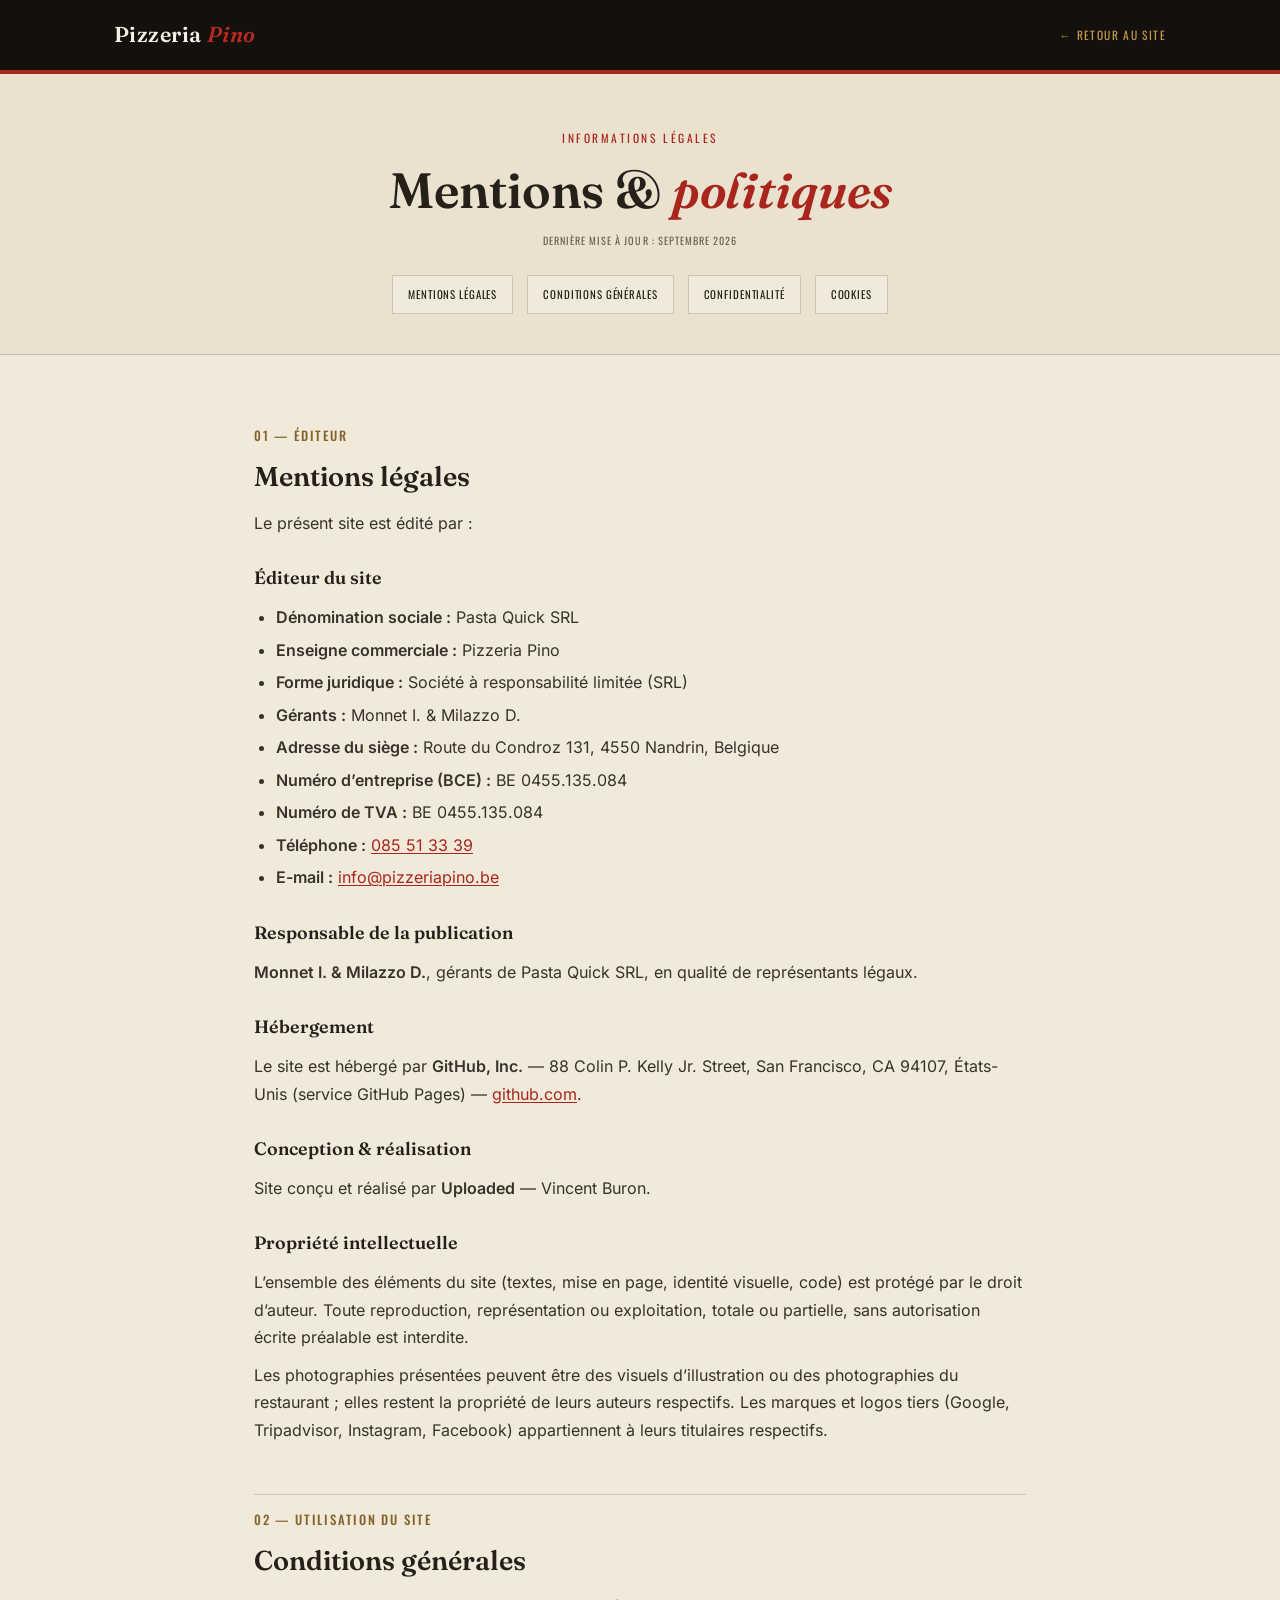
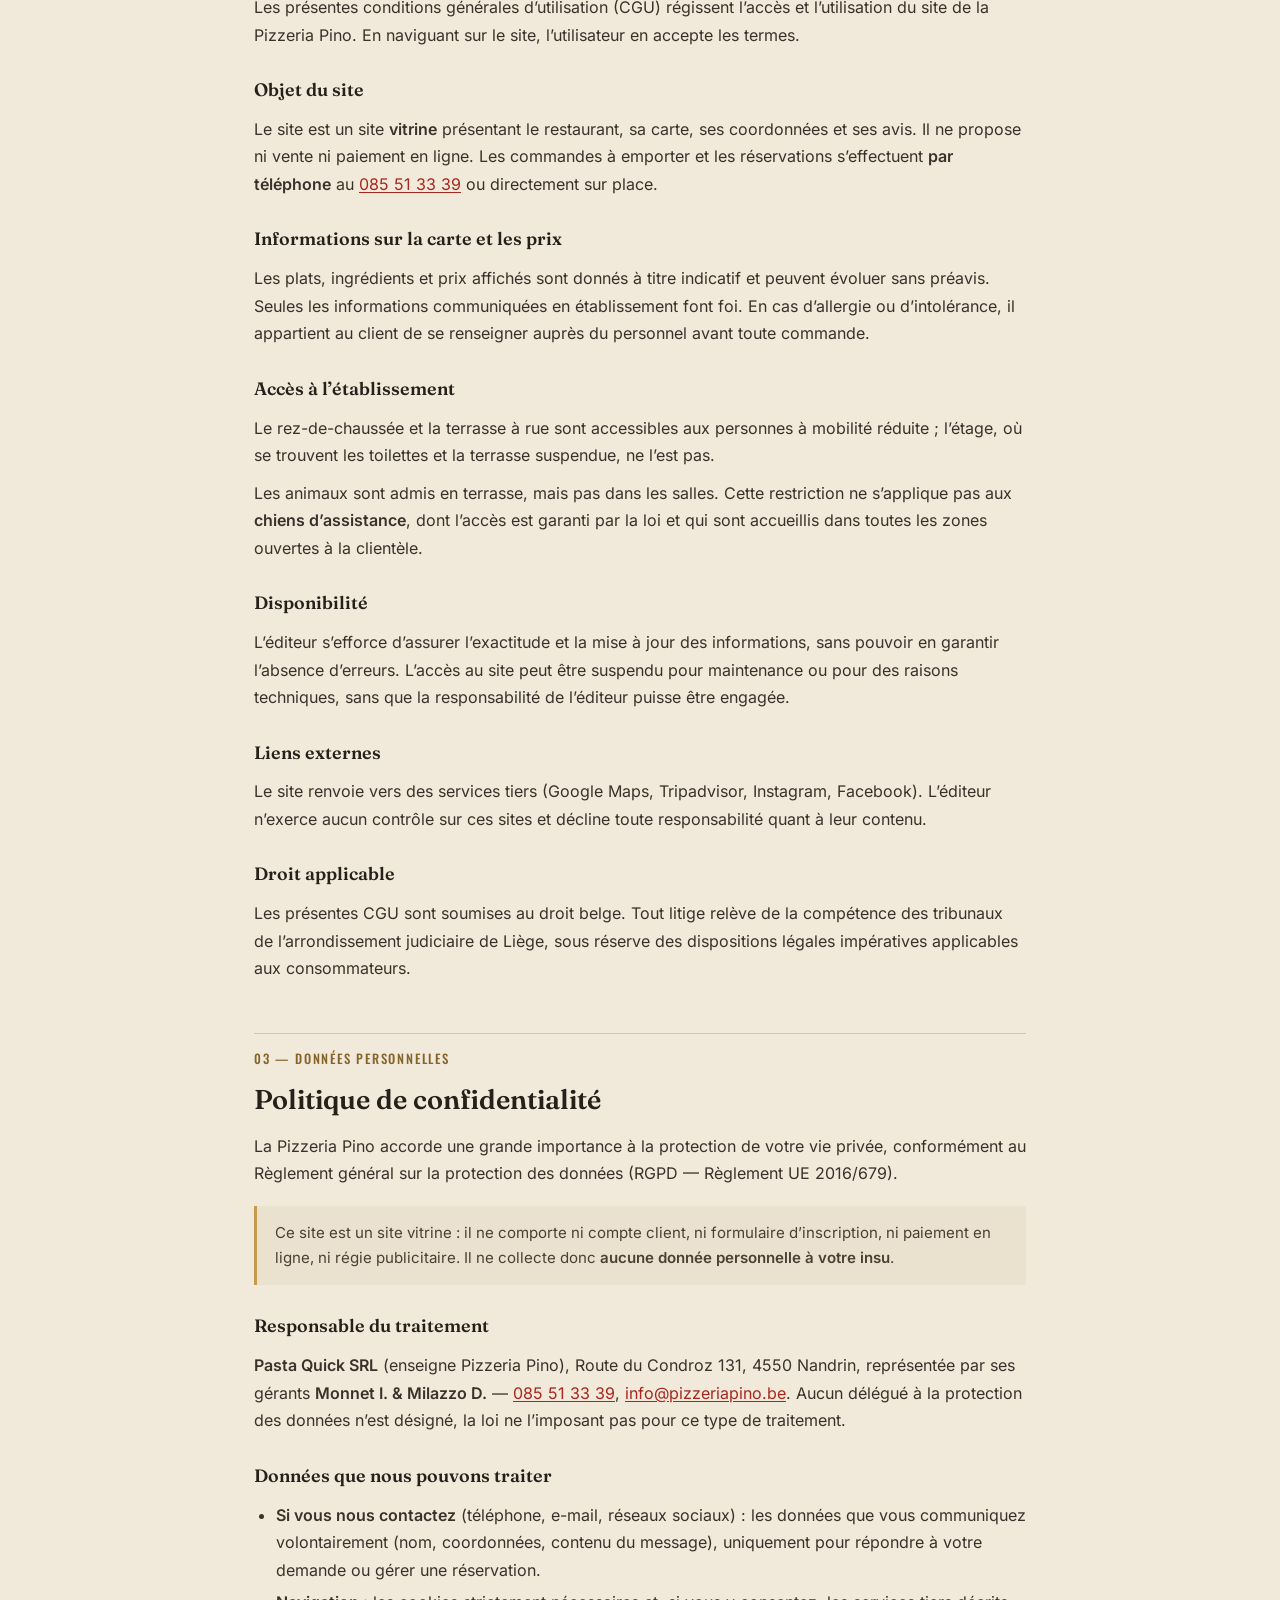
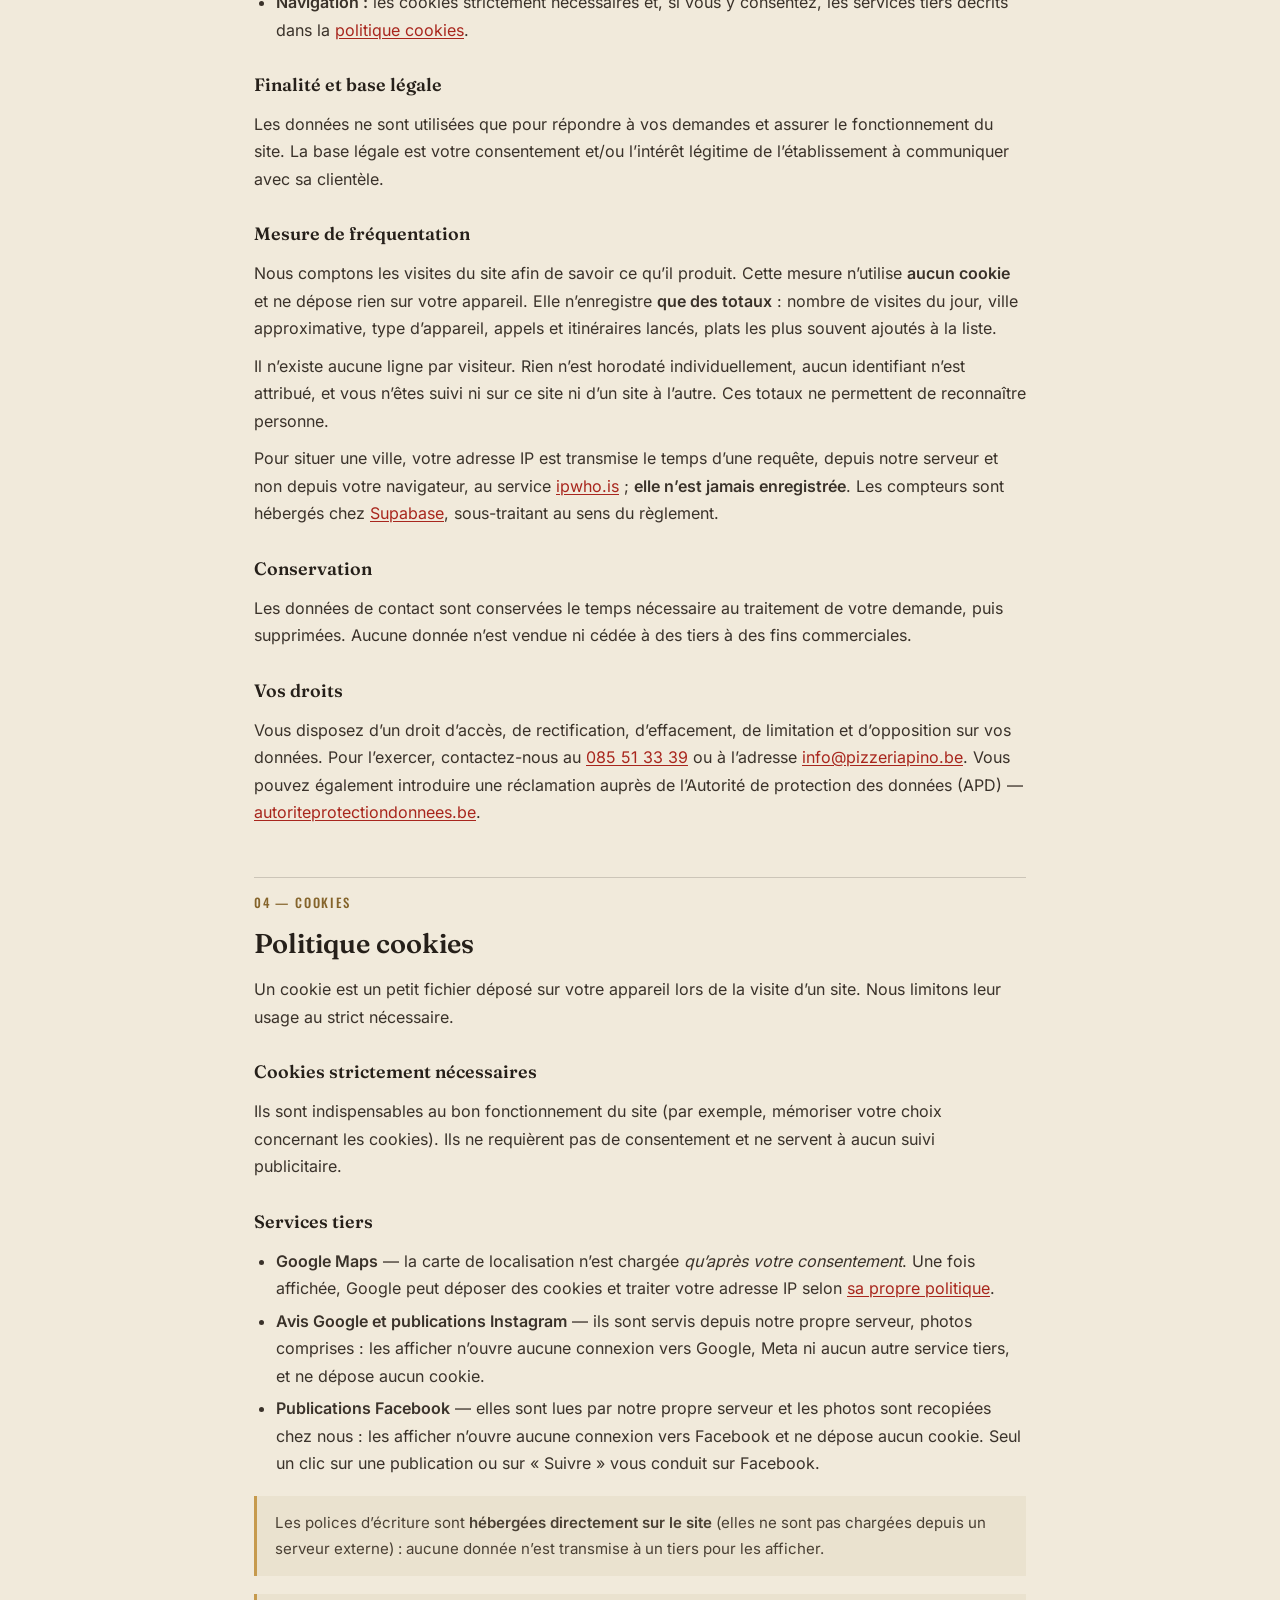
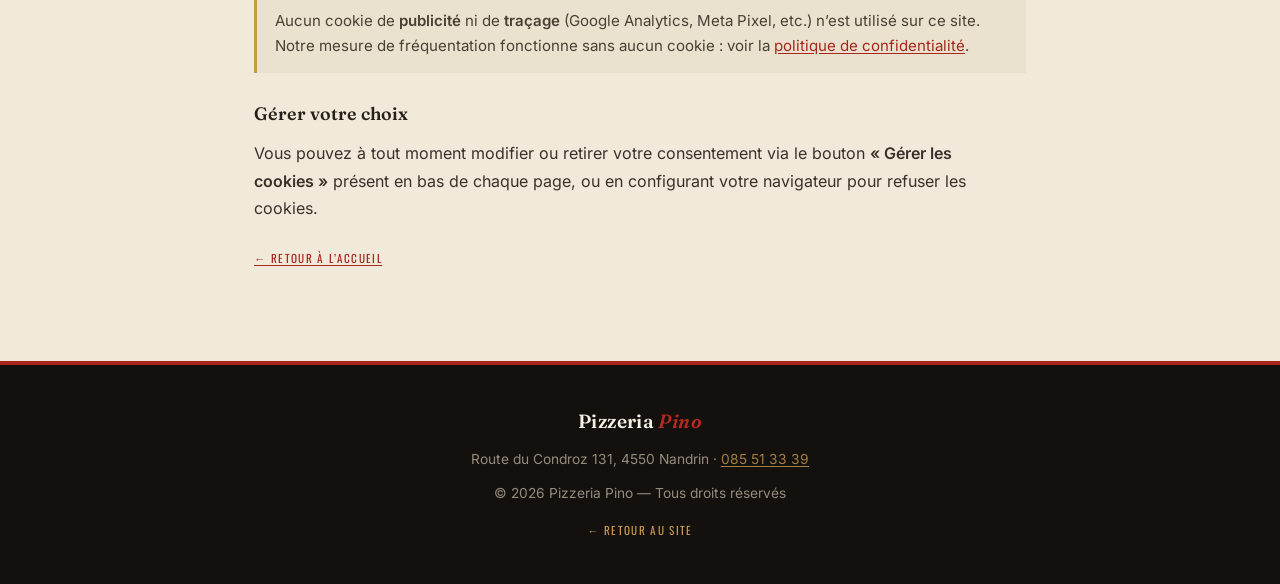
<file: legal.html>
<!DOCTYPE html>
<html lang="fr">
<head>
<meta charset="UTF-8">
<meta name="viewport" content="width=device-width, initial-scale=1, viewport-fit=cover">
<title>Informations légales — Pizzeria Pino</title>
<meta name="description" content="Mentions légales, conditions générales d'utilisation, politique de confidentialité et politique cookies de la Pizzeria Pino à Nandrin.">
<meta name="robots" content="index, follow">
<link rel="canonical" href="https://pizzeriapino.be/legal.html">
<meta property="og:type" content="article">
<meta property="og:title" content="Informations légales — Pizzeria Pino">
<meta property="og:description" content="Mentions légales, conditions générales, confidentialité et cookies de la Pizzeria Pino à Nandrin.">
<meta property="og:url" content="https://pizzeriapino.be/legal.html">
<meta property="og:locale" content="fr_BE">
<meta name="theme-color" content="#0d0b0a">
<link rel="icon" type="image/png" sizes="192x192" href="icons/favicon-192.png?v=3">
<link rel="icon" type="image/png" sizes="96x96" href="icons/favicon-96.png?v=3">
<link rel="icon" type="image/png" sizes="48x48" href="icons/favicon-48.png?v=3">
<link rel="icon" href="favicon.ico?v=3" sizes="any">
<link rel="apple-touch-icon" href="icons/apple-touch-icon.png?v=2">
<script>/* Manifeste (installation en application) : téléphone et tablette seulement.
   Sur ordinateur, Chrome et Edge proposeraient sinon « Installer l'application ». */
(function(){try{var m=window.matchMedia;
  if(!(m&&(m('(pointer:coarse)').matches||m('(max-width:760px)').matches||m('(display-mode: standalone)').matches)||navigator.standalone===true)){
    window.addEventListener('beforeinstallprompt',function(e){e.preventDefault()});return}
  var l=document.createElement('link');l.rel='manifest';l.href='manifest.webmanifest';document.head.appendChild(l);
}catch(e){}})();</script>
<style>
  /* Polices hébergées sur le site : aucun appel à un serveur tiers,
     conformément à ce que cette page affirme plus bas. */
  @font-face{font-family:'Fraunces';font-style:italic;font-weight:400 600;font-display:swap;src:url('fonts/fraunces-italic-400_600-ext.woff2') format('woff2');unicode-range:U+0100-02BA, U+02BD-02C5, U+02C7-02CC, U+02CE-02D7, U+02DD-02FF, U+0304, U+0308, U+0329, U+1D00-1DBF, U+1E00-1E9F, U+1EF2-1EFF, U+2020, U+20A0-20AB, U+20AD-20C0, U+2113, U+2C60-2C7F, U+A720-A7FF}
  @font-face{font-family:'Fraunces';font-style:italic;font-weight:400 600;font-display:swap;src:url('fonts/fraunces-italic-400_600.woff2') format('woff2');unicode-range:U+0000-00FF, U+0131, U+0152-0153, U+02BB-02BC, U+02C6, U+02DA, U+02DC, U+0304, U+0308, U+0329, U+2000-206F, U+20AC, U+2122, U+2191, U+2193, U+2212, U+2215, U+FEFF, U+FFFD}
  @font-face{font-family:'Fraunces';font-style:normal;font-weight:400 700;font-display:swap;src:url('fonts/fraunces-normal-400_700-ext.woff2') format('woff2');unicode-range:U+0100-02BA, U+02BD-02C5, U+02C7-02CC, U+02CE-02D7, U+02DD-02FF, U+0304, U+0308, U+0329, U+1D00-1DBF, U+1E00-1E9F, U+1EF2-1EFF, U+2020, U+20A0-20AB, U+20AD-20C0, U+2113, U+2C60-2C7F, U+A720-A7FF}
  @font-face{font-family:'Fraunces';font-style:normal;font-weight:400 700;font-display:swap;src:url('fonts/fraunces-normal-400_700.woff2') format('woff2');unicode-range:U+0000-00FF, U+0131, U+0152-0153, U+02BB-02BC, U+02C6, U+02DA, U+02DC, U+0304, U+0308, U+0329, U+2000-206F, U+20AC, U+2122, U+2191, U+2193, U+2212, U+2215, U+FEFF, U+FFFD}
  @font-face{font-family:'Inter';font-style:normal;font-weight:400;font-display:swap;src:url('fonts/inter-normal-400-ext.woff2') format('woff2');unicode-range:U+0100-02BA, U+02BD-02C5, U+02C7-02CC, U+02CE-02D7, U+02DD-02FF, U+0304, U+0308, U+0329, U+1D00-1DBF, U+1E00-1E9F, U+1EF2-1EFF, U+2020, U+20A0-20AB, U+20AD-20C0, U+2113, U+2C60-2C7F, U+A720-A7FF}
  @font-face{font-family:'Inter';font-style:normal;font-weight:400;font-display:swap;src:url('fonts/inter-normal-400.woff2') format('woff2');unicode-range:U+0000-00FF, U+0131, U+0152-0153, U+02BB-02BC, U+02C6, U+02DA, U+02DC, U+0304, U+0308, U+0329, U+2000-206F, U+20AC, U+2122, U+2191, U+2193, U+2212, U+2215, U+FEFF, U+FFFD}
  @font-face{font-family:'Inter';font-style:normal;font-weight:500;font-display:swap;src:url('fonts/inter-normal-400-ext.woff2') format('woff2');unicode-range:U+0100-02BA, U+02BD-02C5, U+02C7-02CC, U+02CE-02D7, U+02DD-02FF, U+0304, U+0308, U+0329, U+1D00-1DBF, U+1E00-1E9F, U+1EF2-1EFF, U+2020, U+20A0-20AB, U+20AD-20C0, U+2113, U+2C60-2C7F, U+A720-A7FF}
  @font-face{font-family:'Inter';font-style:normal;font-weight:500;font-display:swap;src:url('fonts/inter-normal-400.woff2') format('woff2');unicode-range:U+0000-00FF, U+0131, U+0152-0153, U+02BB-02BC, U+02C6, U+02DA, U+02DC, U+0304, U+0308, U+0329, U+2000-206F, U+20AC, U+2122, U+2191, U+2193, U+2212, U+2215, U+FEFF, U+FFFD}
  @font-face{font-family:'Inter';font-style:normal;font-weight:600;font-display:swap;src:url('fonts/inter-normal-400-ext.woff2') format('woff2');unicode-range:U+0100-02BA, U+02BD-02C5, U+02C7-02CC, U+02CE-02D7, U+02DD-02FF, U+0304, U+0308, U+0329, U+1D00-1DBF, U+1E00-1E9F, U+1EF2-1EFF, U+2020, U+20A0-20AB, U+20AD-20C0, U+2113, U+2C60-2C7F, U+A720-A7FF}
  @font-face{font-family:'Inter';font-style:normal;font-weight:600;font-display:swap;src:url('fonts/inter-normal-400.woff2') format('woff2');unicode-range:U+0000-00FF, U+0131, U+0152-0153, U+02BB-02BC, U+02C6, U+02DA, U+02DC, U+0304, U+0308, U+0329, U+2000-206F, U+20AC, U+2122, U+2191, U+2193, U+2212, U+2215, U+FEFF, U+FFFD}
  @font-face{font-family:'Oswald';font-style:normal;font-weight:400;font-display:swap;src:url('fonts/oswald-normal-400-ext.woff2') format('woff2');unicode-range:U+0100-02BA, U+02BD-02C5, U+02C7-02CC, U+02CE-02D7, U+02DD-02FF, U+0304, U+0308, U+0329, U+1D00-1DBF, U+1E00-1E9F, U+1EF2-1EFF, U+2020, U+20A0-20AB, U+20AD-20C0, U+2113, U+2C60-2C7F, U+A720-A7FF}
  @font-face{font-family:'Oswald';font-style:normal;font-weight:400;font-display:swap;src:url('fonts/oswald-normal-400.woff2') format('woff2');unicode-range:U+0000-00FF, U+0131, U+0152-0153, U+02BB-02BC, U+02C6, U+02DA, U+02DC, U+0304, U+0308, U+0329, U+2000-206F, U+20AC, U+2122, U+2191, U+2193, U+2212, U+2215, U+FEFF, U+FFFD}
  @font-face{font-family:'Oswald';font-style:normal;font-weight:500;font-display:swap;src:url('fonts/oswald-normal-400-ext.woff2') format('woff2');unicode-range:U+0100-02BA, U+02BD-02C5, U+02C7-02CC, U+02CE-02D7, U+02DD-02FF, U+0304, U+0308, U+0329, U+1D00-1DBF, U+1E00-1E9F, U+1EF2-1EFF, U+2020, U+20A0-20AB, U+20AD-20C0, U+2113, U+2C60-2C7F, U+A720-A7FF}
  @font-face{font-family:'Oswald';font-style:normal;font-weight:500;font-display:swap;src:url('fonts/oswald-normal-400.woff2') format('woff2');unicode-range:U+0000-00FF, U+0131, U+0152-0153, U+02BB-02BC, U+02C6, U+02DA, U+02DC, U+0304, U+0308, U+0329, U+2000-206F, U+20AC, U+2122, U+2191, U+2193, U+2212, U+2215, U+FEFF, U+FFFD}
  @font-face{font-family:'Oswald';font-style:normal;font-weight:600;font-display:swap;src:url('fonts/oswald-normal-400-ext.woff2') format('woff2');unicode-range:U+0100-02BA, U+02BD-02C5, U+02C7-02CC, U+02CE-02D7, U+02DD-02FF, U+0304, U+0308, U+0329, U+1D00-1DBF, U+1E00-1E9F, U+1EF2-1EFF, U+2020, U+20A0-20AB, U+20AD-20C0, U+2113, U+2C60-2C7F, U+A720-A7FF}
  @font-face{font-family:'Oswald';font-style:normal;font-weight:600;font-display:swap;src:url('fonts/oswald-normal-400.woff2') format('woff2');unicode-range:U+0000-00FF, U+0131, U+0152-0153, U+02BB-02BC, U+02C6, U+02DA, U+02DC, U+0304, U+0308, U+0329, U+2000-206F, U+20AC, U+2122, U+2191, U+2193, U+2212, U+2215, U+FEFF, U+FFFD}

  :root{
    --paper:#F1EADB; --paper-2:#EAE2CF; --ink:#26201A; --ink-mut:#6C604F;
    --rouge:#A8261D; --or:#C69A4D; --noir:#14100D; --blanc:#F5EFE4;
    --hair-ink:rgba(38,32,26,.18);
  }
  *{margin:0;padding:0;box-sizing:border-box}
  html{scroll-behavior:smooth;-webkit-text-size-adjust:100%}
  body{font-family:"Inter",system-ui,sans-serif;background:var(--paper);color:var(--ink);line-height:1.72;
    -webkit-font-smoothing:antialiased;text-rendering:optimizeLegibility}
  a{color:var(--rouge);text-decoration:none}
  a:hover{text-decoration:underline}
  /* Dans un paragraphe, la couleur seule ne suffit pas à signaler un lien. */
  p a, li a, .note a{text-decoration:underline;text-underline-offset:2px}
  .toc a{text-decoration:none}   /* sauf le sommaire, qui est une rangée de pastilles */
  .wrap{max-width:820px;margin:0 auto;padding:0 24px}

  /* En-tête */
  header{background:var(--noir);color:var(--blanc);border-bottom:4px solid var(--rouge);position:sticky;top:0;z-index:10}
  header .wrap{display:flex;align-items:center;justify-content:space-between;height:70px;max-width:1100px}
  .brand{font-family:"Fraunces",serif;font-weight:600;font-size:1.35rem;color:var(--blanc);letter-spacing:.02em}
  .brand b{color:#B72920;font-style:italic}
  .back{font-family:"Oswald",sans-serif;text-transform:uppercase;letter-spacing:.12em;font-size:.72rem;color:var(--or)}
  .back:hover{color:var(--blanc);text-decoration:none}

  /* Titre de page */
  .page-head{background:var(--paper-2);padding:54px 0 40px;text-align:center;border-bottom:1px solid var(--hair-ink)}
  .page-head .eyebrow{font-family:"Oswald",sans-serif;text-transform:uppercase;letter-spacing:.22em;font-size:.72rem;color:var(--rouge);margin-bottom:16px}
  .page-head h1{font-family:"Fraunces",serif;font-weight:600;font-size:clamp(2rem,6vw,3.1rem);line-height:1.05}
  .page-head h1 em{color:var(--rouge)}
  .page-head .upd{font-family:"Oswald",sans-serif;text-transform:uppercase;letter-spacing:.1em;font-size:.64rem;color:var(--ink-mut);margin-top:16px}

  /* Sommaire */
  .toc{display:flex;flex-wrap:wrap;justify-content:center;gap:10px 14px;margin-top:26px}
  .toc a{font-family:"Oswald",sans-serif;text-transform:uppercase;letter-spacing:.08em;font-size:.68rem;color:var(--ink);
    border:1px solid var(--hair-ink);padding:9px 15px;background:var(--paper)}
  .toc a:hover{border-color:var(--rouge);color:var(--rouge);text-decoration:none}

  /* Contenu */
  main{padding:56px 0 40px}
  section.doc{padding:14px 0 40px;border-bottom:1px solid var(--hair-ink);scroll-margin-top:86px}
  section.doc:last-of-type{border-bottom:0}
  section.doc h2{font-family:"Fraunces",serif;font-weight:600;font-size:1.7rem;color:var(--ink);margin-bottom:6px}
  section.doc h2 .n{font-family:"Oswald",sans-serif;font-weight:500;font-size:.8rem;letter-spacing:.14em;color:#85642B;display:block;margin-bottom:6px;text-transform:uppercase}
  section.doc h3{font-family:"Fraunces",serif;font-weight:600;font-size:1.12rem;color:var(--ink);margin:26px 0 6px}
  section.doc p{margin:10px 0;color:#3a322a}
  section.doc ul{margin:10px 0 10px 22px;color:#3a322a}
  section.doc li{margin:5px 0}
  .todo{background:rgba(198,154,77,.14);border:1px dashed rgba(198,154,77,.6);color:#5c4a24;
    padding:2px 7px;font-family:"Oswald",sans-serif;font-size:.82rem;letter-spacing:.03em;white-space:nowrap}
  .note{background:var(--paper-2);border-left:3px solid var(--or);padding:14px 18px;margin:18px 0;font-size:.94rem;color:#4a4034}

  /* Pied de page */
  footer{background:var(--noir);color:var(--blanc);text-align:center;padding:40px 0;border-top:4px solid var(--rouge)}
  footer .brand{font-size:1.2rem}
  footer p{font-size:.86rem;color:var(--gris,#B5AB99);margin-top:10px;opacity:.8}
  footer a{color:var(--or)}
  .toplink{display:inline-block;margin-top:16px;font-family:"Oswald",sans-serif;text-transform:uppercase;letter-spacing:.12em;font-size:.7rem;color:var(--or)}
</style>
</head>
<body>
<header>
  <div class="wrap">
    <a href="index.html" class="brand">Pizzeria <b>Pino</b></a>
    <a href="index.html" class="back">← Retour au site</a>
  </div>
</header>

<div class="page-head">
  <div class="wrap">
    <p class="eyebrow">Informations légales</p>
    <h1>Mentions &amp; <em>politiques</em></h1>
    <p class="upd">Dernière mise à jour&nbsp;: septembre 2026</p>
    <nav class="toc" aria-label="Sommaire">
      <a href="#mentions">Mentions légales</a>
      <a href="#cgu">Conditions générales</a>
      <a href="#confidentialite">Confidentialité</a>
      <a href="#cookies">Cookies</a>
    </nav>
  </div>
</div>

<main>
  <div class="wrap">

    <!-- 1. MENTIONS LÉGALES -->
    <section class="doc" id="mentions">
      <h2><span class="n">01 — Éditeur</span>Mentions légales</h2>
      <p>Le présent site est édité par&nbsp;:</p>
      <h3>Éditeur du site</h3>
      <ul>
        <li><strong>Dénomination sociale&nbsp;:</strong> Pasta Quick SRL</li>
        <li><strong>Enseigne commerciale&nbsp;:</strong> Pizzeria Pino</li>
        <li><strong>Forme juridique&nbsp;:</strong> Société à responsabilité limitée (SRL)</li>
        <li><strong>Gérants&nbsp;:</strong> Monnet I. &amp; Milazzo D.</li>
        <li><strong>Adresse du siège&nbsp;:</strong> Route du Condroz 131, 4550 Nandrin, Belgique</li>
        <li><strong>Numéro d’entreprise (BCE)&nbsp;:</strong> BE 0455.135.084</li>
        <li><strong>Numéro de TVA&nbsp;:</strong> BE 0455.135.084</li>
        <li><strong>Téléphone&nbsp;:</strong> <a href="tel:+3285513339">085 51 33 39</a></li>
        <li><strong>E-mail&nbsp;:</strong> <a href="mailto:info@pizzeriapino.be">info@pizzeriapino.be</a></li>
      </ul>
      <h3>Responsable de la publication</h3>
      <p><strong>Monnet I. &amp; Milazzo D.</strong>, gérants de Pasta Quick SRL, en qualité de représentants légaux.</p>
      <h3>Hébergement</h3>
      <p>Le site est hébergé par <strong>GitHub, Inc.</strong> — 88 Colin P. Kelly Jr. Street, San Francisco, CA 94107, États-Unis (service GitHub Pages) — <a href="https://github.com" target="_blank" rel="noopener">github.com</a>.</p>
      <h3>Conception &amp; réalisation</h3>
      <p>Site conçu et réalisé par <strong>Uploaded</strong> — Vincent Buron.</p>
      <h3>Propriété intellectuelle</h3>
      <p>L’ensemble des éléments du site (textes, mise en page, identité visuelle, code) est protégé par le droit d’auteur. Toute reproduction, représentation ou exploitation, totale ou partielle, sans autorisation écrite préalable est interdite.</p>
      <p>Les photographies présentées peuvent être des visuels d’illustration ou des photographies du restaurant&nbsp;; elles restent la propriété de leurs auteurs respectifs. Les marques et logos tiers (Google, Tripadvisor, Instagram, Facebook) appartiennent à leurs titulaires respectifs.</p>
    </section>

    <!-- 2. CONDITIONS GÉNÉRALES -->
    <section class="doc" id="cgu">
      <h2><span class="n">02 — Utilisation du site</span>Conditions générales</h2>
      <p>Les présentes conditions générales d’utilisation (CGU) régissent l’accès et l’utilisation du site de la Pizzeria Pino. En naviguant sur le site, l’utilisateur en accepte les termes.</p>
      <h3>Objet du site</h3>
      <p>Le site est un site <strong>vitrine</strong> présentant le restaurant, sa carte, ses coordonnées et ses avis. Il ne propose ni vente ni paiement en ligne. Les commandes à emporter et les réservations s’effectuent <strong>par téléphone</strong> au <a href="tel:+3285513339">085 51 33 39</a> ou directement sur place.</p>
      <h3>Informations sur la carte et les prix</h3>
      <p>Les plats, ingrédients et prix affichés sont donnés à titre indicatif et peuvent évoluer sans préavis. Seules les informations communiquées en établissement font foi. En cas d’allergie ou d’intolérance, il appartient au client de se renseigner auprès du personnel avant toute commande.</p>
      <h3>Accès à l’établissement</h3>
      <p>Le rez-de-chaussée et la terrasse à rue sont accessibles aux personnes à mobilité réduite&nbsp;; l’étage, où se trouvent les toilettes et la terrasse suspendue, ne l’est pas.</p>
      <p>Les animaux sont admis en terrasse, mais pas dans les salles. Cette restriction ne s’applique pas aux <strong>chiens d’assistance</strong>, dont l’accès est garanti par la loi et qui sont accueillis dans toutes les zones ouvertes à la clientèle.</p>
      <h3>Disponibilité</h3>
      <p>L’éditeur s’efforce d’assurer l’exactitude et la mise à jour des informations, sans pouvoir en garantir l’absence d’erreurs. L’accès au site peut être suspendu pour maintenance ou pour des raisons techniques, sans que la responsabilité de l’éditeur puisse être engagée.</p>
      <h3>Liens externes</h3>
      <p>Le site renvoie vers des services tiers (Google Maps, Tripadvisor, Instagram, Facebook). L’éditeur n’exerce aucun contrôle sur ces sites et décline toute responsabilité quant à leur contenu.</p>
      <h3>Droit applicable</h3>
      <p>Les présentes CGU sont soumises au droit belge. Tout litige relève de la compétence des tribunaux de l’arrondissement judiciaire de Liège, sous réserve des dispositions légales impératives applicables aux consommateurs.</p>
    </section>

    <!-- 3. CONFIDENTIALITÉ -->
    <section class="doc" id="confidentialite">
      <h2><span class="n">03 — Données personnelles</span>Politique de confidentialité</h2>
      <p>La Pizzeria Pino accorde une grande importance à la protection de votre vie privée, conformément au Règlement général sur la protection des données (RGPD — Règlement UE 2016/679).</p>
      <div class="note">Ce site est un site vitrine&nbsp;: il ne comporte ni compte client, ni formulaire d’inscription, ni paiement en ligne, ni régie publicitaire. Il ne collecte donc <strong>aucune donnée personnelle à votre insu</strong>.</div>
      <h3>Responsable du traitement</h3>
      <p><strong>Pasta Quick SRL</strong> (enseigne Pizzeria Pino), Route du Condroz 131, 4550 Nandrin, représentée par ses gérants <strong>Monnet I. &amp; Milazzo D.</strong> — <a href="tel:+3285513339">085 51 33 39</a>, <a href="mailto:info@pizzeriapino.be">info@pizzeriapino.be</a>. Aucun délégué à la protection des données n’est désigné, la loi ne l’imposant pas pour ce type de traitement.</p>
      <h3>Données que nous pouvons traiter</h3>
      <ul>
        <li><strong>Si vous nous contactez</strong> (téléphone, e-mail, réseaux sociaux)&nbsp;: les données que vous communiquez volontairement (nom, coordonnées, contenu du message), uniquement pour répondre à votre demande ou gérer une réservation.</li>
        <li><strong>Navigation&nbsp;:</strong> les cookies strictement nécessaires et, si vous y consentez, les services tiers décrits dans la <a href="#cookies">politique cookies</a>.</li>
      </ul>
      <h3>Finalité et base légale</h3>
      <p>Les données ne sont utilisées que pour répondre à vos demandes et assurer le fonctionnement du site. La base légale est votre consentement et/ou l’intérêt légitime de l’établissement à communiquer avec sa clientèle.</p>
      <h3>Mesure de fréquentation</h3>
      <p>Nous comptons les visites du site afin de savoir ce qu’il produit. Cette mesure n’utilise <strong>aucun cookie</strong> et ne dépose rien sur votre appareil. Elle n’enregistre <strong>que des totaux</strong>&nbsp;: nombre de visites du jour, ville approximative, type d’appareil, appels et itinéraires lancés, plats les plus souvent ajoutés à la liste.</p>
      <p>Il n’existe aucune ligne par visiteur. Rien n’est horodaté individuellement, aucun identifiant n’est attribué, et vous n’êtes suivi ni sur ce site ni d’un site à l’autre. Ces totaux ne permettent de reconnaître personne.</p>
      <p>Pour situer une ville, votre adresse IP est transmise le temps d’une requête, depuis notre serveur et non depuis votre navigateur, au service <a href="https://ipwho.is" target="_blank" rel="noopener">ipwho.is</a>&nbsp;; <strong>elle n’est jamais enregistrée</strong>. Les compteurs sont hébergés chez <a href="https://supabase.com" target="_blank" rel="noopener">Supabase</a>, sous-traitant au sens du règlement.</p>
      <h3>Conservation</h3>
      <p>Les données de contact sont conservées le temps nécessaire au traitement de votre demande, puis supprimées. Aucune donnée n’est vendue ni cédée à des tiers à des fins commerciales.</p>
      <h3>Vos droits</h3>
      <p>Vous disposez d’un droit d’accès, de rectification, d’effacement, de limitation et d’opposition sur vos données. Pour l’exercer, contactez-nous au <a href="tel:+3285513339">085 51 33 39</a> ou à l’adresse <a href="mailto:info@pizzeriapino.be">info@pizzeriapino.be</a>. Vous pouvez également introduire une réclamation auprès de l’Autorité de protection des données (APD) — <a href="https://www.autoriteprotectiondonnees.be" target="_blank" rel="noopener">autoriteprotectiondonnees.be</a>.</p>
    </section>

    <!-- 4. COOKIES -->
    <section class="doc" id="cookies">
      <h2><span class="n">04 — Cookies</span>Politique cookies</h2>
      <p>Un cookie est un petit fichier déposé sur votre appareil lors de la visite d’un site. Nous limitons leur usage au strict nécessaire.</p>
      <h3>Cookies strictement nécessaires</h3>
      <p>Ils sont indispensables au bon fonctionnement du site (par exemple, mémoriser votre choix concernant les cookies). Ils ne requièrent pas de consentement et ne servent à aucun suivi publicitaire.</p>
      <h3>Services tiers</h3>
      <ul>
        <li><strong>Google Maps</strong> — la carte de localisation n’est chargée <em>qu’après votre consentement</em>. Une fois affichée, Google peut déposer des cookies et traiter votre adresse IP selon <a href="https://policies.google.com/privacy" target="_blank" rel="noopener">sa propre politique</a>.</li>
        <li><strong>Avis Google et publications Instagram</strong> — ils sont servis depuis notre propre serveur, photos comprises&nbsp;: les afficher n’ouvre aucune connexion vers Google, Meta ni aucun autre service tiers, et ne dépose aucun cookie.</li>
        <li><strong>Publications Facebook</strong> — elles sont lues par notre propre serveur et les photos sont recopiées chez nous&nbsp;: les afficher n’ouvre aucune connexion vers Facebook et ne dépose aucun cookie. Seul un clic sur une publication ou sur «&nbsp;Suivre&nbsp;» vous conduit sur Facebook.</li>
      </ul>
      <div class="note">Les polices d’écriture sont <strong>hébergées directement sur le site</strong> (elles ne sont pas chargées depuis un serveur externe)&nbsp;: aucune donnée n’est transmise à un tiers pour les afficher.</div>
      <div class="note">Aucun cookie de <strong>publicité</strong> ni de <strong>traçage</strong> (Google Analytics, Meta Pixel, etc.) n’est utilisé sur ce site. Notre mesure de fréquentation fonctionne sans aucun cookie&nbsp;: voir la <a href="#confidentialite">politique de confidentialité</a>.</div>
      <h3>Gérer votre choix</h3>
      <p>Vous pouvez à tout moment modifier ou retirer votre consentement via le bouton <strong>«&nbsp;Gérer les cookies&nbsp;»</strong> présent en bas de chaque page, ou en configurant votre navigateur pour refuser les cookies.</p>
      <p><a href="index.html" class="toplink" style="color:var(--rouge)">← Retour à l’accueil</a></p>
    </section>

  </div>
</main>

<footer>
  <div class="wrap">
    <a href="index.html" class="brand">Pizzeria <b>Pino</b></a>
    <p>Route du Condroz 131, 4550 Nandrin · <a href="tel:+3285513339">085 51 33 39</a></p>
    <p>© <span id="y"></span> Pizzeria Pino — Tous droits réservés</p>
    <a href="index.html" class="toplink">← Retour au site</a>
  </div>
</footer>
<script>document.getElementById("y").textContent=new Date().getFullYear();</script>
</body>
</html>
</file>
<file: styles.css>
/* ═══════════════════════════════════════════════════════════════════
   Pizzeria Pino — feuille de style du site

   Sortie de index.html : un fichier à part se met en cache une fois pour
   toutes, là où le style écrit dans la page est retéléchargé à chaque
   visite. Les chemins (polices, images) sont relatifs à CE fichier, donc à
   la racine — ils valent pour toutes les pages qui l'appellent.
   ═══════════════════════════════════════════════════════════════════ */

/* ===== POLICES AUTO-HÉBERGÉES (RGPD, sans Google) ===== */
@font-face{font-family:'Fraunces';font-style:italic;font-weight:400 600;font-display:swap;src:url('fonts/fraunces-italic-400_600-ext.woff2') format('woff2');unicode-range:U+0100-02BA, U+02BD-02C5, U+02C7-02CC, U+02CE-02D7, U+02DD-02FF, U+0304, U+0308, U+0329, U+1D00-1DBF, U+1E00-1E9F, U+1EF2-1EFF, U+2020, U+20A0-20AB, U+20AD-20C0, U+2113, U+2C60-2C7F, U+A720-A7FF}
@font-face{font-family:'Fraunces';font-style:italic;font-weight:400 600;font-display:swap;src:url('fonts/fraunces-italic-400_600.woff2') format('woff2');unicode-range:U+0000-00FF, U+0131, U+0152-0153, U+02BB-02BC, U+02C6, U+02DA, U+02DC, U+0304, U+0308, U+0329, U+2000-206F, U+20AC, U+2122, U+2191, U+2193, U+2212, U+2215, U+FEFF, U+FFFD}
@font-face{font-family:'Fraunces';font-style:normal;font-weight:400 700;font-display:swap;src:url('fonts/fraunces-normal-400_700-ext.woff2') format('woff2');unicode-range:U+0100-02BA, U+02BD-02C5, U+02C7-02CC, U+02CE-02D7, U+02DD-02FF, U+0304, U+0308, U+0329, U+1D00-1DBF, U+1E00-1E9F, U+1EF2-1EFF, U+2020, U+20A0-20AB, U+20AD-20C0, U+2113, U+2C60-2C7F, U+A720-A7FF}
@font-face{font-family:'Fraunces';font-style:normal;font-weight:400 700;font-display:swap;src:url('fonts/fraunces-normal-400_700.woff2') format('woff2');unicode-range:U+0000-00FF, U+0131, U+0152-0153, U+02BB-02BC, U+02C6, U+02DA, U+02DC, U+0304, U+0308, U+0329, U+2000-206F, U+20AC, U+2122, U+2191, U+2193, U+2212, U+2215, U+FEFF, U+FFFD}
@font-face{font-family:'Inter';font-style:normal;font-weight:400;font-display:swap;src:url('fonts/inter-normal-400-ext.woff2') format('woff2');unicode-range:U+0100-02BA, U+02BD-02C5, U+02C7-02CC, U+02CE-02D7, U+02DD-02FF, U+0304, U+0308, U+0329, U+1D00-1DBF, U+1E00-1E9F, U+1EF2-1EFF, U+2020, U+20A0-20AB, U+20AD-20C0, U+2113, U+2C60-2C7F, U+A720-A7FF}
@font-face{font-family:'Inter';font-style:normal;font-weight:400;font-display:swap;src:url('fonts/inter-normal-400.woff2') format('woff2');unicode-range:U+0000-00FF, U+0131, U+0152-0153, U+02BB-02BC, U+02C6, U+02DA, U+02DC, U+0304, U+0308, U+0329, U+2000-206F, U+20AC, U+2122, U+2191, U+2193, U+2212, U+2215, U+FEFF, U+FFFD}
@font-face{font-family:'Inter';font-style:normal;font-weight:500;font-display:swap;src:url('fonts/inter-normal-400-ext.woff2') format('woff2');unicode-range:U+0100-02BA, U+02BD-02C5, U+02C7-02CC, U+02CE-02D7, U+02DD-02FF, U+0304, U+0308, U+0329, U+1D00-1DBF, U+1E00-1E9F, U+1EF2-1EFF, U+2020, U+20A0-20AB, U+20AD-20C0, U+2113, U+2C60-2C7F, U+A720-A7FF}
@font-face{font-family:'Inter';font-style:normal;font-weight:500;font-display:swap;src:url('fonts/inter-normal-400.woff2') format('woff2');unicode-range:U+0000-00FF, U+0131, U+0152-0153, U+02BB-02BC, U+02C6, U+02DA, U+02DC, U+0304, U+0308, U+0329, U+2000-206F, U+20AC, U+2122, U+2191, U+2193, U+2212, U+2215, U+FEFF, U+FFFD}
@font-face{font-family:'Inter';font-style:normal;font-weight:600;font-display:swap;src:url('fonts/inter-normal-400-ext.woff2') format('woff2');unicode-range:U+0100-02BA, U+02BD-02C5, U+02C7-02CC, U+02CE-02D7, U+02DD-02FF, U+0304, U+0308, U+0329, U+1D00-1DBF, U+1E00-1E9F, U+1EF2-1EFF, U+2020, U+20A0-20AB, U+20AD-20C0, U+2113, U+2C60-2C7F, U+A720-A7FF}
@font-face{font-family:'Inter';font-style:normal;font-weight:600;font-display:swap;src:url('fonts/inter-normal-400.woff2') format('woff2');unicode-range:U+0000-00FF, U+0131, U+0152-0153, U+02BB-02BC, U+02C6, U+02DA, U+02DC, U+0304, U+0308, U+0329, U+2000-206F, U+20AC, U+2122, U+2191, U+2193, U+2212, U+2215, U+FEFF, U+FFFD}
@font-face{font-family:'Poppins';font-style:normal;font-weight:400;font-display:swap;src:url('fonts/poppins-latin.woff2') format('woff2')}
@font-face{font-family:'Poppins';font-style:normal;font-weight:600;font-display:swap;src:url('fonts/poppins-latin-600.woff2') format('woff2')}
@font-face{font-family:'Oswald';font-style:normal;font-weight:400;font-display:swap;src:url('fonts/oswald-normal-400-ext.woff2') format('woff2');unicode-range:U+0100-02BA, U+02BD-02C5, U+02C7-02CC, U+02CE-02D7, U+02DD-02FF, U+0304, U+0308, U+0329, U+1D00-1DBF, U+1E00-1E9F, U+1EF2-1EFF, U+2020, U+20A0-20AB, U+20AD-20C0, U+2113, U+2C60-2C7F, U+A720-A7FF}
@font-face{font-family:'Oswald';font-style:normal;font-weight:400;font-display:swap;src:url('fonts/oswald-normal-400.woff2') format('woff2');unicode-range:U+0000-00FF, U+0131, U+0152-0153, U+02BB-02BC, U+02C6, U+02DA, U+02DC, U+0304, U+0308, U+0329, U+2000-206F, U+20AC, U+2122, U+2191, U+2193, U+2212, U+2215, U+FEFF, U+FFFD}
@font-face{font-family:'Oswald';font-style:normal;font-weight:500;font-display:swap;src:url('fonts/oswald-normal-400-ext.woff2') format('woff2');unicode-range:U+0100-02BA, U+02BD-02C5, U+02C7-02CC, U+02CE-02D7, U+02DD-02FF, U+0304, U+0308, U+0329, U+1D00-1DBF, U+1E00-1E9F, U+1EF2-1EFF, U+2020, U+20A0-20AB, U+20AD-20C0, U+2113, U+2C60-2C7F, U+A720-A7FF}
@font-face{font-family:'Oswald';font-style:normal;font-weight:500;font-display:swap;src:url('fonts/oswald-normal-400.woff2') format('woff2');unicode-range:U+0000-00FF, U+0131, U+0152-0153, U+02BB-02BC, U+02C6, U+02DA, U+02DC, U+0304, U+0308, U+0329, U+2000-206F, U+20AC, U+2122, U+2191, U+2193, U+2212, U+2215, U+FEFF, U+FFFD}
@font-face{font-family:'Oswald';font-style:normal;font-weight:600;font-display:swap;src:url('fonts/oswald-normal-400-ext.woff2') format('woff2');unicode-range:U+0100-02BA, U+02BD-02C5, U+02C7-02CC, U+02CE-02D7, U+02DD-02FF, U+0304, U+0308, U+0329, U+1D00-1DBF, U+1E00-1E9F, U+1EF2-1EFF, U+2020, U+20A0-20AB, U+20AD-20C0, U+2113, U+2C60-2C7F, U+A720-A7FF}
@font-face{font-family:'Oswald';font-style:normal;font-weight:600;font-display:swap;src:url('fonts/oswald-normal-400.woff2') format('woff2');unicode-range:U+0000-00FF, U+0131, U+0152-0153, U+02BB-02BC, U+02C6, U+02DA, U+02DC, U+0304, U+0308, U+0329, U+2000-206F, U+20AC, U+2122, U+2191, U+2193, U+2212, U+2215, U+FEFF, U+FFFD}

  :root{
    --rouge:#A8261D;          /* tomate profonde */
    --rouge-d:#8C1C14;
    --rouge-l:#D9573F;        /* terracotta (accents sur sombre) */
    --noir:#14100D;           /* charbon chaud */
    --noir-2:#191411;
    --noir-3:#221C17;
    --noir-4:#2D261F;
    --blanc:#F5EFE4;          /* crème (texte sur sombre) */
    --gris:#B5AB99;
    --gris-d:#887D6D;
    --or:#C69A4D;             /* or bronze */
    --or-l:#E9CE96;
    --fab-opacity:.62;        /* opacité des boutons flottants (appel, retour-haut, menu) — 0 à 1 */
    --paper:#F1EADB;          /* papier — chapitres clairs */
    --paper-2:#EAE2CF;
    --ink:#26201A;            /* encre sur papier */
    --ink-mut:#6C604F;
    --hair:rgba(245,239,228,.1);
    --hair-ink:rgba(38,32,26,.18);
    --ombre:0 30px 70px -25px rgba(0,0,0,.7);
    --rapide:.45s cubic-bezier(.22,.68,.16,1);
    --lent:.9s cubic-bezier(.22,.68,.16,1);
  }
  *{margin:0;padding:0;box-sizing:border-box}
  /* Rien ne doit pouvoir tirer la page sur les côtés. Le rognage horizontal
     est posé sur html (la fenêtre) et non sur body : Safari sur iPhone ne
     l'appliquait pas depuis body et laissait faire glisser la page à gauche
     et à droite. Le rebond horizontal est coupé aussi. */
  html{scroll-behavior:smooth;-webkit-text-size-adjust:100%;overscroll-behavior-y:none;overscroll-behavior-x:none;
    overflow-x:hidden;overflow-x:clip}
  body{font-family:"Inter",system-ui,sans-serif;background:var(--noir);color:var(--blanc);line-height:1.7;
    -webkit-font-smoothing:antialiased;text-rendering:optimizeLegibility;
    -webkit-user-select:none;-moz-user-select:none;user-select:none;-webkit-touch-callout:none;
    touch-action:pan-x pan-y;-webkit-tap-highlight-color:transparent;overscroll-behavior-y:none}
  body.locked{overflow:hidden}
  /* La saisie reste sélectionnable (champ de recherche) */
  input,textarea,[contenteditable]{-webkit-user-select:text;-moz-user-select:text;user-select:text}
  ::selection{background:var(--rouge);color:#fff}
  img{display:block;max-width:100%}
  a{color:inherit}

  /* Accessibilité */
  :focus-visible{outline:2px solid var(--or);outline-offset:3px}
  section[id]{scroll-margin-top:84px}
  .skip{position:absolute;left:-9999px;top:0;z-index:300;background:var(--or);color:#1a1510;
    padding:12px 20px;font-family:"Oswald",sans-serif;text-transform:uppercase;letter-spacing:.08em;font-weight:600}
  .skip:focus{left:0}
  .wrap{max-width:1200px;margin:0 auto;padding:0 26px}
  .display{font-family:"Fraunces",Georgia,serif;font-optical-sizing:auto}
  h1,h2,h3{font-family:"Fraunces",Georgia,serif;font-optical-sizing:auto;font-weight:600;line-height:1.04}
  .label{font-family:"Oswald",sans-serif;text-transform:uppercase;letter-spacing:.22em}
  

  /* ===== BARRE DE PROGRESSION ===== */
  #progress{position:fixed;top:0;left:0;height:2px;width:100%;z-index:120;
    background:linear-gradient(90deg,var(--rouge),var(--or));transform:scaleX(0);transform-origin:0 50%;will-change:transform}

  /* ===== RÉVÉLATIONS ===== */
  .reveal{opacity:0;transform:translateY(34px);transition:opacity var(--lent),transform var(--lent);
    transition-delay:calc(var(--i,0)*.08s)}
  .reveal.in{opacity:1;transform:none}
  .reveal.left{transform:translateX(-44px)}.reveal.left.in{transform:none}
  .reveal.right{transform:translateX(44px)}.reveal.right.in{transform:none}
  .reveal.zoom{transform:scale(.94)}.reveal.zoom.in{transform:none}
  
  
  
  
  @media(prefers-reduced-motion:reduce){
    .reveal{opacity:1!important;transform:none!important;transition:none!important}
    html{scroll-behavior:auto}
  }

  /* Pastille statut (utilisée par le bouton flottant Ouvert/Fermé) */
  .dot-live{width:8px;height:8px;border-radius:50%;background:var(--gris-d);position:relative}
  .dot-live.open{background:#37c66f}
  .dot-live.open::after{content:"";position:absolute;inset:-4px;border-radius:50%;border:1px solid #37c66f;
    animation:ping 1.8s ease-out infinite}
  .dot-live.closed{background:var(--rouge-l)}
  @keyframes ping{0%{opacity:.8;transform:scale(.6)}100%{opacity:0;transform:scale(1.8)}}

  /* ===== HEADER ===== */
  /* Apparence compacte/solide dès le départ (desktop) — l'état "scrolled" ne change quasi rien */
  header{position:sticky;top:0;z-index:80;transition:box-shadow var(--rapide),padding var(--rapide);
    background:rgba(15,11,9,.92);backdrop-filter:blur(14px);-webkit-backdrop-filter:blur(14px);
    border-bottom:1px solid var(--hair)}
  header.scrolled{box-shadow:0 12px 44px -22px rgba(0,0,0,.9)}
  .nav{display:flex;align-items:center;justify-content:space-between;padding:13px 0;transition:padding var(--rapide)}
  .brand{font-family:"Fraunces",Georgia,serif;font-weight:600;text-transform:uppercase;font-size:1.42rem;line-height:1;
    letter-spacing:.16em;color:var(--blanc);text-decoration:none;display:inline-block}
  .brand b{color:var(--rouge);font-weight:600;font-style:italic;letter-spacing:.1em}
  .brand-pre{display:block;font-family:"Oswald",sans-serif;font-weight:500;font-size:.5rem;letter-spacing:.42em;
    text-transform:uppercase;color:var(--or);margin-bottom:6px}
  .brand small{display:block;font-family:"Oswald",sans-serif;font-weight:500;font-size:.55rem;letter-spacing:.34em;
    text-transform:uppercase;color:var(--gris-d);margin-top:7px}
  nav.main ul{list-style:none;display:flex;gap:26px;align-items:center;font-family:"Oswald",sans-serif;
    font-size:.78rem;letter-spacing:.16em;text-transform:uppercase;font-weight:500;white-space:nowrap}
  nav.main a{text-decoration:none;color:var(--blanc);opacity:.72;position:relative;padding:8px 0;transition:opacity .3s,color .3s}
  nav.main a::after{content:"";position:absolute;left:0;bottom:0;width:0;height:2px;
    background:linear-gradient(90deg,var(--rouge-l),var(--or));transition:width .35s var(--rapide)}
  nav.main a:hover{opacity:1}nav.main a:hover::after,nav.main a.active::after{width:100%}
  nav.main a.active{opacity:1;color:#fff}
  .nav-cta{display:inline-flex;align-items:center;gap:9px;background:var(--rouge);color:#fff;text-decoration:none;
    font-family:"Oswald",sans-serif;text-transform:uppercase;letter-spacing:.16em;font-size:.76rem;font-weight:600;
    padding:12px 24px;border-radius:2px;transition:background .25s,transform .2s,box-shadow .25s;
    box-shadow:0 8px 22px -12px rgba(168,38,29,.9)}
  .nav-cta svg{flex:0 0 auto}
  .nav-cta:hover{background:var(--rouge-d);transform:translateY(-2px);box-shadow:0 14px 30px -12px rgba(168,38,29,.95)}
  .burger{display:none;flex-direction:column;gap:5px;background:none;border:0;cursor:pointer;padding:8px;z-index:110}
  .burger span{width:26px;height:2px;background:var(--blanc);transition:.35s}
  .burger.x span:nth-child(1){transform:translateY(7px) rotate(45deg)}
  .burger.x span:nth-child(2){opacity:0}
  .burger.x span:nth-child(3){transform:translateY(-7px) rotate(-45deg)}

  /* menu mobile */
  #mobnav{position:fixed;inset:0;z-index:75;background:rgba(17,13,10,.98);
    display:flex;flex-direction:column;justify-content:center;align-items:center;gap:8px;
    opacity:0;visibility:hidden;transition:opacity .4s,visibility .4s}
  #mobnav::after{content:"";position:absolute;inset:14px;border:1px solid rgba(198,154,77,.18);pointer-events:none}
  #mobnav.show{opacity:1;visibility:visible}
  #mobnav a{font-family:"Fraunces",serif;font-size:2.1rem;color:var(--blanc);text-decoration:none;font-style:italic;
    opacity:0;transform:translateY(20px);transition:opacity .4s,transform .4s,color .25s}
  #mobnav.show a{opacity:1;transform:none}
  #mobnav.show a:nth-child(1){transition-delay:.08s}#mobnav.show a:nth-child(2){transition-delay:.16s}
  #mobnav.show a:nth-child(3){transition-delay:.24s}#mobnav.show a:nth-child(4){transition-delay:.32s}
  #mobnav.show a:nth-child(5){transition-delay:.4s}
  #mobnav a:hover{color:var(--or)}
  #mobnav .m-tel{font-family:"Oswald",sans-serif;font-size:1.05rem;letter-spacing:.18em;color:var(--or);margin-top:20px;font-style:normal}

  /* ===== HERO ===== */
  .hero{position:relative;min-height:100vh;display:flex;align-items:center;overflow:hidden}
  .hero-bg{position:absolute;inset:-8% 0;background-image:url('images/hero-feast.jpg');
    background-image:image-set(url('images/hero-feast.webp') type('image/webp'),url('images/hero-feast.jpg') type('image/jpeg'));
    background-size:cover;background-position:center;z-index:0}
  /* Vidéo en fond du hero : mobile uniquement (remplace la photo) */
  .hero-video{display:none}
  @media(max-width:760px){
    .hero-video{display:block;position:absolute;inset:0;width:100%;height:100%;object-fit:cover;z-index:0;background:#0c0a08}
    .hero .hero-bg{display:none}
  }
  .hero::before{content:"";position:absolute;inset:0;z-index:1;
    background:linear-gradient(110deg,rgba(17,13,10,.93) 10%,rgba(17,13,10,.55) 52%,rgba(17,13,10,.8) 100%)}
  /* cadre éditorial */
  .hero::after{content:"";position:absolute;inset:clamp(12px,2vw,24px);z-index:2;pointer-events:none;
    border:1px solid rgba(198,154,77,.28)}
  /* Aucun effet sur le hero : braises, spotlight et lueur mobile retirés — image totalement figée */
  .embers{display:none!important}
  .spotlight{display:none!important}
  .hero-glow{position:absolute;left:50%;bottom:-24%;z-index:1;pointer-events:none;
    width:min(150vw,1120px);height:min(150vw,1120px);transform:translateX(-50%);
    background:radial-gradient(circle at 50% 50%,rgba(232,148,52,.30) 0%,rgba(194,69,28,.18) 34%,rgba(125,26,16,.10) 54%,transparent 70%);
    filter:blur(4px);mix-blend-mode:screen;opacity:1}
  .hero .wrap{position:relative;z-index:3;max-width:1060px;width:100%}
  
  
  .hero h1{font-size:clamp(3rem,8.6vw,6.8rem);font-weight:600;letter-spacing:-.018em;max-width:15ch;line-height:.98}
  .hero h1 em{font-style:italic;color:var(--rouge-l)}
  
  
  .hero p{font-size:clamp(1.02rem,1.7vw,1.22rem);margin:30px 0 8px;max-width:52ch;color:#D9D0BF}
  
  
  
  .hero-status{display:none;align-items:center;gap:9px;font-family:"Oswald",sans-serif;
    text-transform:uppercase;letter-spacing:.12em;font-size:.74rem;font-weight:500;padding:9px 17px;
    border:1px solid rgba(255,255,255,.16);margin:0 0 30px;background:rgba(0,0,0,.3)}
  .hero-status.open{color:#5fe294;background:rgba(55,198,111,.1);border-color:rgba(55,198,111,.35)}
  .hero-status.closed{color:#ff9a8d;background:rgba(168,38,29,.16);border-color:rgba(217,87,63,.4)}
  
  .btn{position:relative;display:inline-flex;align-items:center;justify-content:center;gap:10px;text-decoration:none;
    font-family:"Oswald",sans-serif;text-transform:uppercase;font-weight:600;letter-spacing:.16em;font-size:.86rem;
    padding:18px 38px;border-radius:0;transition:transform .15s,background .25s,color .25s,border-color .25s;
    overflow:hidden;-webkit-appearance:none;appearance:none;border:0;cursor:pointer;background:none}
  .btn span{position:relative;z-index:1}
  .btn svg{position:relative;z-index:1;flex:0 0 auto}
  .btn:hover{transform:translateY(-2px)}
  
  
  
  
  
  /* Bouton clair (sur fond crème : carte / avis) */
  
  
  
  /* Boutons premium du bas de carte (Commander / Voir la carte PDF) */
  
  
  
  
  
  

  /* ===== MARQUEE ===== */
  .marquee{background:var(--noir);color:var(--or-l);padding:18px 0;overflow:hidden;white-space:nowrap;
    border-top:1px solid rgba(198,154,77,.25);border-bottom:1px solid rgba(198,154,77,.25)}
  .marquee .track{display:inline-flex;gap:0;animation:scroll-x 34s linear infinite;will-change:transform}
  .marquee:hover .track{animation-play-state:paused}
  .marquee span{font-family:"Fraunces",serif;font-style:italic;font-size:1.3rem;padding:0 34px;display:inline-flex;align-items:center;gap:34px;font-weight:500}
  .marquee span::after{content:"✦";font-size:.6rem;color:var(--rouge-l);font-style:normal}
  @keyframes scroll-x{from{transform:translateX(0)}to{transform:translateX(-50%)}}

  /* ===== SECTIONS ===== */
  section{padding:clamp(54px,5vw,74px) 0;position:relative}
  .eyebrow{display:inline-flex;align-items:center;gap:14px;font-family:"Oswald",sans-serif;font-size:.74rem;
    letter-spacing:.32em;text-transform:uppercase;color:var(--rouge-l);margin-bottom:24px;font-weight:500}
  
  .eyebrow::before,.eyebrow::after{content:"";width:36px;height:1px;background:currentColor;opacity:.55}
  
  h2{font-size:clamp(2.5rem,5.6vw,4.3rem);margin-bottom:22px;letter-spacing:-.015em}
  h2 em{font-style:italic;color:var(--or)}
  .lead{font-size:1.1rem;max-width:60ch;color:var(--gris)}
  .lead-sub{font-size:1rem;opacity:.86}
  .center .lead.lead-sub{margin-top:56px}
  .center{text-align:center}.center .eyebrow{justify-content:center}.center .lead{margin:0 auto}

  /* ===== MAISON — intro centrée + 3 atouts ===== */
  
  .value{position:relative;padding-top:30px;border-top:1px solid var(--hair);transition:border-color .4s}
  .value:hover{border-top-color:rgba(198,154,77,.5)}
  
  .value h3{font-size:1.35rem;margin-bottom:8px;color:var(--blanc);font-style:italic;font-weight:500}
  .value p{color:var(--gris);font-size:.95rem;max-width:32ch;margin:0 auto}

  /* ===== CARTE — chapitre papier ===== */
  .menu{background:var(--paper);color:var(--ink);
    border-top:6px solid var(--rouge);border-bottom:6px solid var(--rouge)}
  .menu .eyebrow{color:var(--rouge)}
  
  .menu h2{color:var(--ink)}
  .menu h2 em{color:var(--rouge)}
  .menu .lead{color:var(--ink-mut)}
  .menu-tabs{display:flex;flex-wrap:wrap;gap:4px 30px;justify-content:center;margin:22px 0 0;
    border-bottom:1px solid var(--hair-ink);padding-bottom:0}
  .tab{font-family:"Oswald",sans-serif;text-transform:uppercase;letter-spacing:.16em;font-size:.8rem;font-weight:500;
    background:none;color:var(--ink-mut);border:0;border-bottom:2px solid transparent;padding:12px 2px 14px;
    cursor:pointer;border-radius:0;transition:color .25s,border-color .25s;margin-bottom:-1px}
  .tab:hover{color:var(--ink)}
  .tab.active{background:none;color:var(--rouge);border-color:var(--rouge);box-shadow:none}
  /* recherche */
  .menu-search{max-width:560px;margin:28px auto 0}
  .menu-search .search-field{position:relative}
  .menu-search input{width:100%;background:#FBF6EB;border:1px solid var(--hair-ink);border-radius:0;
    color:var(--ink);font-family:"Inter",sans-serif;font-size:1rem;padding:15px 20px 15px 48px;outline:none;
    text-overflow:ellipsis;transition:border-color .25s,background .25s,padding .2s}
  .menu-search.has-text input{padding-right:48px}
  .menu-search input:focus{border-color:var(--rouge)}
  .menu-search input::placeholder{color:var(--ink-mut)}
  .menu-search input::-webkit-search-cancel-button{-webkit-appearance:none;appearance:none}
  .menu-search .s-ico{position:absolute;left:16px;top:50%;transform:translateY(-50%);color:var(--ink-mut);
    pointer-events:none;display:flex;align-items:center;justify-content:center;line-height:0;z-index:2}
  .menu-search .s-clear{position:absolute;right:9px;top:50%;transform:translateY(-50%);width:30px;height:30px;
    border:0;border-radius:0;background:rgba(38,32,26,.08);color:var(--ink);cursor:pointer;font-size:1.2rem;line-height:1;
    display:none;align-items:center;justify-content:center;padding:0;transition:background .2s,color .2s}
  .menu-search .s-clear:hover{background:var(--rouge);color:#fff}
  .menu-search.has-text .s-clear{display:flex}
  .search-count{display:block;margin-top:14px;min-height:1em;font-family:"Oswald",sans-serif;letter-spacing:.14em;
    text-transform:uppercase;font-size:.76rem;color:var(--rouge)}
  body.searching .menu-tabs{opacity:.4;pointer-events:none}
  body.searching .menu-panel{display:block;margin-top:30px}
  body.searching .menu-panel .cat-title{display:none}
  /* Recherche : fusionner les blocs .dishes d'une catégorie en UNE carte (les blocs vides sont masqués) */
  body.searching #carte .menu-panel .dishes.dishes-empty{display:none}
  body.searching #carte .menu-panel .dishes.dishes-first:not(.dishes-last){border-bottom-left-radius:0;border-bottom-right-radius:0;border-bottom:0}
  body.searching #carte .menu-panel .dishes:not(.dishes-first):not(.dishes-empty){border-top-left-radius:0;border-top-right-radius:0}
  .dish.hide{display:none}
  .menu-panel{display:none;margin-top:30px}
  .menu-panel.show{display:block}
  .menu-panel.show .dish{animation:dishin .5s both}
  .menu-panel.show .dish:nth-child(n){animation-delay:calc((var(--d,0))*.025s)}
  @keyframes dishin{from{opacity:0;transform:translateY(14px)}to{opacity:1;transform:none}}
  .cat-title{font-family:"Fraunces",serif;font-style:italic;color:var(--rouge);letter-spacing:.02em;
    font-size:1.5rem;font-weight:500;margin:46px 0 10px;display:flex;align-items:center;gap:16px;text-transform:none}
  .cat-title::before,.cat-title::after{content:"";height:1px;background:var(--hair-ink);flex:0 0 34px}
  .cat-title::after{flex:1}
  .cat-title:first-child{margin-top:0}
  
  
  
  
  
  
  .dishes{display:grid;grid-template-columns:repeat(2,1fr);gap:0 64px}
  .dish{padding:14px 0;border-bottom:1px solid var(--hair-ink);transition:background .25s}
  .dish:hover{background:rgba(168,38,29,.04)}
  /* ligne nom · pointillés · prix : jamais de retour à la ligne du prix (le nom se replie tout seul) */
  .dish-line{display:flex;flex-wrap:nowrap;align-items:baseline;column-gap:8px}
  .dish .name{font-family:"Fraunces",serif;font-weight:600;font-size:1.06rem;color:var(--ink);flex:0 1 auto;min-width:0;overflow-wrap:anywhere}
  .dish .desc{display:block;font-family:"Fraunces",serif;font-style:italic;font-weight:400;font-size:.88rem;
    color:var(--ink-mut);margin-top:3px;line-height:1.45}
  .dish .dot{flex:1 1 24px;min-width:24px;border-bottom:1px dotted rgba(38,32,26,.42);transform:translateY(-5px);align-self:baseline}
  .dish .price{font-family:"Fraunces",serif;color:var(--ink);font-weight:600;font-size:1.06rem;white-space:nowrap;
    flex:0 0 auto;transition:color .25s}
  .dish .price::after{content:" €";font-size:.78em;color:var(--ink-mut);font-weight:500}
  .dish:hover .price{color:var(--rouge)}
  
  
  
  
  .supp-note{background:none;color:var(--ink);padding:10px 22px;font-size:.74rem;
    font-family:"Oswald",sans-serif;letter-spacing:.16em;border:1px solid var(--hair-ink);border-radius:0;
    display:inline-block;text-transform:uppercase}
  /* Encadré des infos sous le menu : une ligne par information */
  
  
  
  
  /* Suppléments : un cadre de la même largeur et du même dessin que les
     cadres de plats (fond, filet, arrondi, ombre), en trois étages : l'offre
     Junior (pizzas), les suppléments à prix propre, puis ceux à 1 €. */
  .supp-cadre{margin-top:34px}
  .supplements{width:100%;margin:0;text-align:left;background:rgba(13,9,6,.62);border:1px solid rgba(233,206,150,.16);
    border-radius:16px;box-shadow:0 18px 40px -24px #000;overflow:hidden;backdrop-filter:blur(7px);-webkit-backdrop-filter:blur(7px)}
  .supp-tete{display:flex;align-items:baseline;flex-wrap:wrap;gap:4px 16px;padding:18px 18px 14px;border-bottom:1px solid rgba(233,206,150,.12)}
  .supp-h{margin:0;font-family:"Fraunces",serif;font-style:italic;font-weight:600;font-size:1.45rem;line-height:1.2;color:#E9CE96}
  .supp-sous{margin:0;margin-left:auto;font-family:"Oswald",sans-serif;text-transform:uppercase;letter-spacing:.12em;font-size:.66rem;color:#b9ac96}
  /* Offre Junior : visible avec les pizzas (ou pendant une recherche) */
  .supp-junior{display:none}
  body[data-menucat="pizzas"] .supp-junior,body.searching .supp-junior{display:flex;align-items:center;flex-wrap:wrap;gap:2px 14px;
    padding:14px 18px;background:rgba(168,38,29,.12);border-bottom:1px solid rgba(233,206,150,.12);box-shadow:inset 3px 0 0 var(--rouge-l,#e0574b)}
  .supp-junior .sj-name{font-family:"Fraunces",serif;font-weight:600;font-size:1.06rem;color:#F5EEDF}
  .supp-junior .jn-age{font-family:"Oswald",sans-serif;text-transform:uppercase;letter-spacing:.1em;font-size:.62em;color:#c7b89e;margin-left:6px;vertical-align:middle}
  .supp-junior .sj-sub{font-family:"Fraunces",serif;font-style:italic;font-size:.9rem;color:#c7b89e}
  .supp-junior .sj-price{margin-left:auto;font-family:"Fraunces",serif;font-weight:600;font-size:1.25rem;color:var(--rouge-l,#e0574b);white-space:nowrap}
  /* Intertitres, dans la voix des cadres de plats */
  .supp-titre{display:flex;align-items:baseline;margin:0;padding:16px 18px 4px;font-family:"Oswald",sans-serif;text-transform:uppercase;
    letter-spacing:.14em;font-size:.72rem;color:#E9CE96}
  /* Suppléments à prix propre : lignes de plat, pointillés et prix alignés */
  .supp-grid{list-style:none;margin:0;padding:0 18px 6px;display:grid;grid-template-columns:repeat(3,1fr);gap:0 40px}
  @media(max-width:900px){.supp-grid{grid-template-columns:1fr 1fr;gap:0 32px}}
  @media(max-width:560px){.supp-grid{grid-template-columns:1fr}}
  .supp-grid li{display:flex;align-items:baseline;padding:10px 0;border-bottom:1px solid rgba(233,206,150,.08);
    font-family:"Fraunces",serif;font-size:1rem;font-weight:500;color:#EFE7D6}
  .supp-grid li i,.supp-un-h i{flex:1;min-width:14px;border-bottom:1px dotted rgba(233,206,150,.32);margin:0 8px;transform:translateY(-4px)}
  .supp-grid li b,.supp-un-h b{flex:0 0 auto;font-family:"Fraunces",serif;font-weight:600;font-size:1rem;letter-spacing:0;color:#E9CE96;white-space:nowrap}
  .supp-grid li b::after,.supp-un-h b::after{content:" €";font-size:.78em;color:#c69a4d;font-weight:500}
  .supp-grid li.free b{color:#7fd39a}
  .supp-grid li.free b::after{content:""}
  .supp-un-h.free b{color:#7fd39a}
  .supp-un-h.free b::after{content:""}
  /* Tous les autres à 1 € : un prix, une liste en colonnes */
  .supp-un-h{padding-top:20px;margin-top:6px;border-top:1px solid rgba(233,206,150,.12)}
  .supp-un-h span{flex:0 0 auto}
  .supp-un{list-style:none;margin:0;padding:8px 18px 4px;columns:4 150px;column-gap:40px;
    font-family:"Fraunces",serif;font-size:.95rem;line-height:1.5;color:#d9ccb4}
  .supp-un li{break-inside:avoid;padding:3px 0 3px 14px;position:relative}
  .supp-un li::before{content:"";position:absolute;left:0;top:.8em;width:5px;height:5px;border-radius:50%;background:rgba(233,206,150,.45)}
  .supp-note{display:block;border:0;border-radius:0;margin:10px 0 0;padding:12px 18px 16px;border-top:1px solid rgba(233,206,150,.08);font-family:"Fraunces",serif;
    font-style:italic;font-size:.86rem;color:#b9ac96;background:none;text-transform:none;letter-spacing:0}
  @media(max-width:560px){
    .supp-sous{margin-left:0;flex-basis:100%}
    .supp-un{columns:2 120px;column-gap:16px;font-size:.9rem}
    .supp-junior .sj-sub{flex-basis:100%;order:3}
  }
  /* Les suppléments ne concernent pas les desserts */
  body[data-menucat="desserts"]:not(.searching) .supplements{display:none}

  /* ===== GALERIE ===== */
  .maison{background:var(--noir)}
  .gallery{background:var(--noir)}
  .gal-grid{display:grid;grid-template-columns:repeat(3,1fr);gap:14px;margin-top:56px}
  /* Vidéo regroupée sous la galerie */
  .gal-video{margin-top:clamp(44px,7vw,72px);display:flex;flex-direction:column;align-items:center;gap:16px}
  .gal-video .vid-frame{margin:0 auto}
  /* Sur mobile/PWA la vidéo est déjà en fond du héros → on ne la répète pas sous la galerie */
  @media(max-width:760px){.gal-video{display:none!important}}
  /* PC : la vidéo occupe la colonne centrale de la galerie, encadrée par les photos */
  @media(min-width:761px){
    /* colonne centrale élargie (ratio 9:16 = hauteur des 3 photos) → la vidéo remplit toute la hauteur, sans vide, ratio conservé */
    .gal-grid{grid-template-columns:1fr 1.32fr 1fr;max-width:1080px;margin-left:auto;margin-right:auto}
    .gal-grid .gal-video{grid-column:2;grid-row:1 / span 3;margin:0;gap:0;display:block;position:relative;align-self:stretch}
    .gal-grid .gal-video .vid-frame{width:100%;height:100%;margin:0;position:relative}
    .gal-grid .gal-video .vid-frame video{width:100%;height:100%;aspect-ratio:auto;object-fit:cover;display:block}
    
  }
  .gal-item{position:relative;overflow:hidden;aspect-ratio:4/3;border-radius:0;cursor:pointer;
    border:1px solid var(--hair)}
  .gal-item img{width:100%;height:100%;object-fit:cover;transition:filter .5s}
  .gal-item::after{content:"";position:absolute;inset:0;background:linear-gradient(transparent 45%,rgba(10,8,6,.8));
    opacity:.4;transition:opacity .4s}
  .gal-item:hover::after{opacity:.9}
  .gal-item .cap{position:absolute;left:0;right:0;bottom:0;z-index:2;padding:18px;font-family:"Fraunces",serif;
    font-style:italic;font-weight:500;letter-spacing:.01em;font-size:1.1rem;color:#fff;
    transform:translateY(8px);opacity:0;transition:.4s}
  .gal-item:hover .cap{transform:none;opacity:1}
  .gal-item .cap small{display:block;font-family:"Oswald",sans-serif;font-style:normal;text-transform:uppercase;
    letter-spacing:.18em;font-size:.62rem;color:var(--or-l);margin-top:5px;font-weight:500}
  /* Intitulé de groupe (extérieur / intérieur) */
  
  
  
  /* Sur tactile (pas de survol) : intitulé toujours visible + dégradé permanent */
  @media(hover:none){
    .gal-item::after{opacity:.72}
    .gal-item .cap{opacity:1;transform:none}
  }

  /* lightbox */
  #lightbox{position:fixed;inset:0;z-index:1500;background:rgba(8,6,5,.96);backdrop-filter:blur(8px);-webkit-backdrop-filter:blur(8px);
    display:flex;align-items:center;justify-content:center;padding:30px;opacity:0;visibility:hidden;transition:.4s}
  #lightbox.show{opacity:1;visibility:visible}
  #lightbox .lb-fig{margin:0;display:flex;flex-direction:column;align-items:center;gap:16px;max-width:94vw}
  #lightbox img{max-width:92vw;max-height:78vh;border:1px solid rgba(198,154,77,.28);box-shadow:0 40px 90px -20px #000;
    transform:scale(.94);transition:transform .4s;display:block}
  #lightbox.show img{transform:scale(1)}
  #lightbox .lb-cap{text-align:center;font-family:"Fraunces",serif;font-style:italic;font-weight:600;font-size:1.4rem;color:#F5EEDF}
  #lightbox .lb-cap span{display:block;font-family:"Oswald",sans-serif;font-style:normal;text-transform:uppercase;
    letter-spacing:.2em;font-size:.66rem;color:var(--or-l,#E9CE96);margin-top:7px;font-weight:500}
  #lightbox .lb-cap .lb-count{display:block;font-family:"Oswald",sans-serif;font-style:normal;letter-spacing:.14em;
    font-size:.6rem;color:#8f8371;margin-top:9px}
  #lightbox .lb-close{position:absolute;top:20px;right:24px;font-size:2rem;color:#fff;cursor:pointer;
    background:none;border:0;line-height:1;opacity:.85;transition:.25s;z-index:2}
  #lightbox .lb-close:hover{opacity:1;transform:rotate(90deg)}
  #lightbox .lb-nav{position:absolute;top:50%;transform:translateY(-50%);width:52px;height:52px;border-radius:50%;
    display:flex;align-items:center;justify-content:center;background:rgba(20,14,10,.55);border:1px solid rgba(233,206,150,.28);
    color:#F1EADB;cursor:pointer;transition:background .25s,border-color .25s,transform .2s;z-index:2}
  #lightbox .lb-nav svg{width:24px;height:24px}
  #lightbox .lb-nav:hover{background:rgba(40,26,16,.8);border-color:var(--or,#C69A4D)}
  #lightbox .lb-prev{left:18px}
  #lightbox .lb-next{right:18px}
  @media(max-width:760px){
    #lightbox img{max-height:70vh}
    #lightbox .lb-nav{width:44px;height:44px;background:rgba(20,14,10,.62)}
    #lightbox .lb-prev{left:8px}#lightbox .lb-next{right:8px}
    #lightbox .lb-cap{font-size:1.2rem}
  }

  /* ===== GALERIE ÉVÉNEMENT — PINO WINTER ===== */
  .winter{background:var(--noir);position:relative;z-index:1;border-top:3px solid var(--rouge);padding:clamp(64px,9vw,120px) 0}
  .win-grid{display:grid;grid-template-columns:repeat(3,1fr);gap:12px;margin-top:52px}
  .win-item{position:relative;overflow:hidden;aspect-ratio:3/2;border:0;padding:0;margin:0;cursor:pointer;
    background:#161210;border-radius:4px;display:block;-webkit-tap-highlight-color:transparent}
  .win-item img{width:100%;height:100%;object-fit:cover;display:block;transition:transform .6s ease,filter .5s}
  .win-item::after{content:"";position:absolute;inset:0;background:linear-gradient(150deg,rgba(168,38,29,0) 55%,rgba(168,38,29,.42));
    opacity:0;transition:opacity .4s}
  .win-item::before{content:"";position:absolute;z-index:2;top:50%;left:50%;width:44px;height:44px;transform:translate(-50%,-50%) scale(.85);
    border-radius:50%;background:rgba(12,9,7,.55) url("data:image/svg+xml;utf8,<svg xmlns='http://www.w3.org/2000/svg' width='20' height='20' viewBox='0 0 24 24' fill='none' stroke='%23fff' stroke-width='2' stroke-linecap='round' stroke-linejoin='round'><path d='M15 3h6v6M14 10l7-7M9 21H3v-6M10 14l-7 7'/></svg>") center/20px no-repeat;
    -webkit-backdrop-filter:blur(3px);backdrop-filter:blur(3px);opacity:0;transition:opacity .4s,transform .4s}
  .win-item:hover img,.win-item:focus-visible img{transform:scale(1.06)}
  .win-item:hover::after,.win-item:focus-visible::after{opacity:1}
  .win-item:hover::before,.win-item:focus-visible::before{opacity:1;transform:translate(-50%,-50%) scale(1)}
  .win-item:focus-visible{outline:2px solid var(--or,#C69A4D);outline-offset:3px}
  .win-credit{margin-top:30px;font-family:"Oswald",sans-serif;font-size:.82rem;letter-spacing:.03em;color:var(--gris,#b9ad9c);
    display:inline-flex;align-items:center;justify-content:center;flex-wrap:wrap;gap:6px 14px}
  .win-credit .wc-cam{display:inline-flex;color:var(--or,#C69A4D)}
  .win-credit strong{color:#EAE0CE;font-weight:600}
  .win-credit a{color:var(--or,#C69A4D);text-decoration:none;border-bottom:1px solid rgba(198,154,77,.3);padding-bottom:1px;transition:border-color .2s}
  .win-credit a:hover{border-color:var(--or,#C69A4D)}
  .win-credit .wc-see{margin-left:2px;border:1px solid rgba(198,154,77,.35);border-radius:999px;padding:5px 13px}
  .win-credit .wc-see:hover{background:rgba(198,154,77,.1)}
  /* PC : mosaïque éditoriale — certaines photos plus grandes, toutes en 3:2 */
  @media(min-width:761px){
    .win-grid{grid-template-columns:repeat(4,1fr);grid-auto-rows:163px;gap:12px;grid-auto-flow:dense;
      max-width:1060px;margin-left:auto;margin-right:auto}
    .win-item{grid-column:span 1;grid-row:span 1}
    .win-item.win-lg{grid-column:span 2;grid-row:span 2}
  }
  @media(min-width:761px) and (max-width:1060px){
    .win-grid{grid-auto-rows:calc((100vw - 88px)/4*0.652)}
  }
  @media(max-width:760px){
    .win-grid{grid-template-columns:repeat(2,1fr);gap:8px;margin-top:38px}
    .win-item::before{width:38px;height:38px}
  }

  /* ===== POP-UP APPEL / COMMANDE ===== */
  #callModal{position:fixed;inset:0;z-index:1600;display:flex;align-items:center;justify-content:center;padding:24px;
    background:rgba(10,8,6,.78);backdrop-filter:blur(7px);-webkit-backdrop-filter:blur(7px);
    opacity:0;visibility:hidden;transition:opacity .35s,visibility .35s}
  #callModal.show{opacity:1;visibility:visible}
  .cm-card{position:relative;width:min(420px,100%);background:linear-gradient(180deg,var(--noir-3),var(--noir-2));
    border:1px solid rgba(198,154,77,.3);box-shadow:0 50px 110px -30px #000;padding:46px 38px 38px;text-align:center;
    transform:translateY(14px) scale(.97);transition:transform .4s var(--rapide)}
  #callModal.show .cm-card{transform:none}
  .cm-card::before{content:"";position:absolute;left:0;top:0;right:0;height:3px;background:linear-gradient(90deg,var(--rouge),var(--or))}
  .cm-x{position:absolute;top:12px;right:16px;font-size:1.7rem;line-height:1;background:none;border:0;color:var(--gris);
    cursor:pointer;transition:color .25s,transform .25s}
  .cm-x:hover{color:var(--blanc);transform:rotate(90deg)}
  .cm-brand{display:inline-block;margin-bottom:16px}
  .cm-title{font-family:"Fraunces",serif;font-style:italic;font-weight:600;font-size:1.7rem;color:var(--blanc);margin:0 0 10px}
  .cm-sub{color:var(--gris);font-size:.95rem;line-height:1.55;margin:0 auto 22px;max-width:30ch}
  .cm-num{display:inline-flex;align-items:center;gap:12px;font-family:"Fraunces",serif;font-weight:600;font-size:1.9rem;
    color:var(--blanc);text-decoration:none;letter-spacing:.02em;transition:color .25s}
  .cm-num svg{width:22px;height:22px;color:var(--or-l)}
  .cm-num:hover{color:var(--or-l)}
  .cm-status{margin:22px 0 0;font-family:"Oswald",sans-serif;text-transform:uppercase;letter-spacing:.16em;
    font-size:.72rem;display:inline-flex;align-items:center;gap:8px}
  .cm-status.open{color:#5fe294}.cm-status.closed{color:var(--rouge-l)}
  .cm-addr{margin:8px 0 0;font-family:"Oswald",sans-serif;letter-spacing:.08em;font-size:.74rem;color:var(--gris-d);text-transform:uppercase}

  /* ===== VIDÉO ===== */
  
  
  
  .vid-frame{position:relative;justify-self:center;display:block;width:min(330px,78vw);text-decoration:none}
  .vid-frame::before{content:"";position:absolute;inset:-34px;z-index:0;filter:blur(28px);
    background:radial-gradient(circle,rgba(198,154,77,.22),transparent 70%)}
  .vid-frame video,.vid-frame img{position:relative;z-index:1;width:100%;aspect-ratio:9/16;object-fit:cover;
    border-radius:0;border:1px solid rgba(198,154,77,.3);box-shadow:var(--ombre);background:#000;display:block}
  
  
  
  
  

  /* ===== INSTAGRAM ===== */
  .insta{background:var(--noir-2)}
  /* Carte profil Instagram (premium) */
  
  
  
  
  
  
  
  
  
  
  
  
  
  
  
  
  
  
  /* Tuile « voir plus » (dégradé Instagram) */
  
  
  
  
  
  
  /* ===== Fils Instagram et Facebook ===== */
  .ig-bloc[hidden],.rs-repli[hidden]{display:none}
  .rs-repli{margin-top:clamp(24px,4vw,36px);min-height:120px}
  .sf-av.ig{background:radial-gradient(120% 120% at 28% 108%,#FEDA75 0%,#FA7E1E 26%,#D62976 54%,#962FBF 78%,#4F5BD5 100%)}
  /* Facebook, sous Instagram dans la même section : un filet et un titre plus petit */
  .fb-bloc{margin:0}
  /* Réseaux sociaux : deux onglets, un seul fil à l'écran */
  .rs-onglets{display:inline-flex;gap:4px;margin:26px auto 0;padding:4px;border-radius:999px;
    border:1px solid rgba(233,206,150,.22);background:rgba(255,255,255,.03)}
  .rs-onglet{display:inline-flex;align-items:center;gap:9px;padding:10px 20px;border:0;border-radius:999px;cursor:pointer;
    background:transparent;color:#b5ab99;font:600 .95rem/1 "Poppins",sans-serif;transition:background-color .2s,color .2s}
  .rs-onglet svg{width:18px;height:18px;flex:0 0 auto}
  .rs-onglet.ig svg{color:#e1306c}
  .rs-onglet.fb svg{color:#1877F2}
  .rs-onglet:hover{color:var(--paper,#F5EFE4)}
  .rs-onglet[aria-selected="true"]{background:rgba(233,206,150,.14);color:var(--paper,#F5EFE4);box-shadow:inset 0 0 0 1px rgba(233,206,150,.28)}
  .rs-onglet:focus-visible{outline:2px solid var(--or,#C69A4D);outline-offset:2px}
  .rs-panneau[hidden]{display:none}
  @media(max-width:420px){.rs-onglet{padding:10px 14px;gap:7px;font-size:.9rem}}
  .fb-bloc[hidden]{display:none}
  
  
  /* Fil Facebook maison, aux mesures exactes du module Instagram (Trustindex),
     relevées sur la page : en-tête 15 px, chiffres 13,5 px, bouton 14 px de
     36 px de haut, cartes 373 × 466 (4:5) arrondies à 8 px, 14 px d'écart,
     bas de carte à 20 px du bord, photo 40 px, nom 14 px, date 11 px. Les
     noms en Poppins, comme dans le module. */
  .sf{max-width:760px;margin:clamp(22px,4vw,32px) auto 0;text-align:left;font-family:"Inter",system-ui,sans-serif}
  .sf-tete{display:flex;align-items:center;gap:10px 15px;padding:10px 0;margin-bottom:14px;font-size:15px}
  .sf-profil{display:flex;align-items:center;min-width:0;flex:1 1 auto;color:inherit;text-decoration:none}
  .sf-av{flex:0 0 auto;position:relative;width:48px;height:48px;margin-right:15px;border-radius:50%;
    background:linear-gradient(45deg,#1877F2,#6AA8FF);padding:2px;box-sizing:border-box;display:block}
  .sf-av img{width:100%;height:100%;border-radius:50%;object-fit:cover;display:block;border:2px solid #fff;box-sizing:border-box;background:#111}
  .sf-id{display:flex;flex-direction:column;justify-content:center;gap:2px;min-width:0}
  .sf-nom{font-family:"Poppins",sans-serif;font-weight:600;font-size:15px;line-height:1.5;color:var(--paper,#F5EFE4)}
  .sf-chiffres{display:flex;flex-wrap:wrap;gap:2px 15px;font-size:13.5px;color:#B5AB99}
  .sf-chiffres b{color:var(--paper,#F5EFE4);font-weight:600;margin-right:3px}
  .sf-suivre{flex:0 0 auto;display:inline-flex;align-items:center;height:36px;padding:8px 15px;box-sizing:border-box;border-radius:8px;
    background:#4A5DF9;color:#fff;font-size:14px;font-weight:400;line-height:1.4;text-decoration:none;transition:background-color .2s,outline-color .2s;
    outline:3px solid transparent}
  @media(hover:hover){.sf-suivre:hover{background:#3147F8;outline-color:rgba(74,93,249,.5)}}
  .sf-suivre:focus-visible{outline-color:rgba(233,206,150,.6)}
  /* Aux couleurs de chaque réseau, en pilule comme les onglets */
  .sf-suivre{border-radius:999px;height:40px;padding:0 20px;font-family:"Poppins",sans-serif;font-weight:600;gap:0}
  .sf-suivre.fb{background:#1877F2}
  @media(hover:hover){.sf-suivre.fb:hover{background:#166FE5;outline-color:rgba(24,119,242,.35)}}
  .sf-suivre.ig{background:linear-gradient(45deg,#F58529 0%,#DD2A7B 45%,#8134AF 75%,#515BD4 100%)}
  @media(hover:hover){.sf-suivre.ig:hover{filter:brightness(1.08);outline-color:rgba(221,42,123,.35)}}
  .sf-suivre svg{width:20px;height:20px;margin-right:8px}
  /* Comme Instagram : profil à gauche (nom, puis les chiffres dessous),
     bouton « Suivre » calé à droite. */
  .sf-nom{white-space:nowrap;overflow:hidden;text-overflow:ellipsis}
  /* Sur ordinateur : trois publications côte à côte, sur une largeur plus
     grande pour que chacune garde sa taille. */
  @media(min-width:901px){
    .sf{max-width:1000px}
    .sf-piste{grid-auto-columns:calc((100% - 28px) / 3)!important}
  }
  @media(max-width:600px){
    /* Comme l'application : profil à gauche, petit bouton à droite */
    /* Comme l'application : photo, nom et bouton sur une ligne, puis les
       chiffres en colonnes (nombre au-dessus, libellé dessous). */
    .sf-tete{display:grid;grid-template-columns:auto 1fr auto;grid-template-areas:"av nom btn" "st st st";
      align-items:center;gap:14px 12px}
    .sf-profil,.sf-id{display:contents}
    .sf-av{grid-area:av;width:46px;height:46px;margin-right:0}
    .sf-nom{grid-area:nom;font-size:15px;min-width:0}
    .sf-suivre{grid-area:btn}
    .sf-chiffres{grid-area:st;display:grid;grid-auto-flow:column;grid-auto-columns:1fr;gap:0;
      padding:10px 0;border-top:1px solid rgba(233,206,150,.12);border-bottom:1px solid rgba(233,206,150,.12)}
    .sf-chiffres > span{display:flex;flex-direction:column;align-items:center;gap:2px;font-size:11.5px;line-height:1.2}
    .sf-chiffres > span + span{border-left:1px solid rgba(233,206,150,.1)}
    .sf-chiffres b{margin:0;font-size:16px;font-family:"Poppins",sans-serif}
    .sf-suivre{height:34px;padding:0 14px;font-size:13px}
    .sf-suivre svg{width:16px;height:16px;margin-right:6px}
    /* La carte suivante dépasse : on comprend qu'on peut glisser */
    .sf-piste{grid-auto-columns:82%!important;gap:10px!important}
    .sf-nav{display:none!important}
  }
  .sf-cadre{position:relative}
  .sf-piste{display:grid;grid-auto-flow:column;grid-auto-columns:100%;gap:14px;overflow-x:auto;scroll-snap-type:x mandatory;
    scrollbar-width:none;-webkit-overflow-scrolling:touch;overscroll-behavior-x:contain}
  .sf-piste::-webkit-scrollbar{display:none}
  @media(min-width:601px){.sf-piste{grid-auto-columns:calc((100% - 14px) / 2)}}
  .sf-carte{position:relative;display:block;aspect-ratio:4/5;border-radius:8px;overflow:hidden;background:#000;
    scroll-snap-align:start;color:#fff;text-decoration:none}
  /* Photo ou vidéo entière, jamais coupée : le cadre garde sa taille, le vide
     autour est rempli par la même image, floutée et assombrie. */
  .sf-fond{position:absolute;inset:-20px;background:center/cover no-repeat;filter:blur(18px) brightness(.55);transform:scale(1.1)}
  .sf-media{position:absolute;inset:0;width:100%;height:100%;object-fit:contain;display:block;transition:transform .3s ease-in-out}
  .sf-carte:hover .sf-media{transform:scale(1.03)}
  .sf-lecture{position:absolute;top:50%;left:50%;z-index:2;width:56px;height:56px;margin:-28px 0 0 -28px;border-radius:50%;
    display:grid;place-items:center;background:rgba(0,0,0,.55);color:#fff;border:2px solid rgba(255,255,255,.85);pointer-events:none}
  .sf-lecture svg{width:26px;height:26px;margin-left:3px}
  .sf-video{cursor:pointer}
  .sf-video:focus-visible{outline:2px solid #fff;outline-offset:-4px}
  .sf-lit{z-index:4;background:#000;cursor:auto}
  .sf-carte:hover .sf-lit{transform:none}
  .sf-carte.lit .sf-lecture,.sf-carte.lit .sf-voile,.sf-carte.lit::before{display:none}
  .sf-texte-seul{background:#fff;color:#000}
  .sf-texte{position:absolute;inset:20px 20px 90px;font-size:14px;line-height:1.5;white-space:pre-line;overflow:hidden;
    display:-webkit-box;-webkit-line-clamp:12;-webkit-box-orient:vertical}
  /* Le voile : transparent jusqu'à 90 px du bas, puis noir à 50 % */
  .sf-carte::before{content:"";position:absolute;left:0;right:0;top:calc(100% - 140px);height:140px;z-index:1;pointer-events:none;
    background:linear-gradient(to bottom,transparent,rgba(0,0,0,.72) 90px)}
  .sf-texte-seul::before{display:none}
  .sf-voile{position:absolute;left:0;right:0;bottom:0;z-index:2;display:flex;align-items:flex-end;gap:14px;padding:18px 20px;box-sizing:border-box}
  
  
  .sf-qui{display:flex;flex-direction:column;min-width:0;flex:1}
  .sf-qui b{font-family:"Inter",sans-serif;font-size:13.5px;font-weight:500;line-height:1.4;color:#fff;margin-bottom:6px;
    display:-webkit-box;-webkit-line-clamp:2;-webkit-box-orient:vertical;overflow:hidden;text-shadow:0 1px 6px rgba(0,0,0,.5)}
  .sf-qui small{font-family:"Oswald",sans-serif;text-transform:uppercase;letter-spacing:.1em;font-size:10.5px;line-height:1.2;color:rgba(255,255,255,.72)}
  .sf-texte-seul .sf-qui small{color:#555}
  .sf-reseau{flex:0 0 auto;width:20px;height:20px;color:#fff}
  .sf-texte-seul .sf-reseau{color:#000}
  .sf-reseau svg{width:100%;height:100%}
  .sf-nav{position:absolute;top:calc((100% - 76px) / 2);transform:translateY(-50%);width:30px;height:30px;border-radius:50%;border:0;cursor:pointer;
    display:grid;place-items:center;background:#fff;color:#000;box-shadow:0 1px 4px rgba(0,0,0,.35);z-index:3;padding:0}
  .sf-nav svg{width:14px;height:14px}
  .sf-nav[hidden]{display:none}
  .sf-prec{left:20px}
  .sf-prec svg{transform:rotate(180deg)}
  .sf-suiv{right:20px}
  @media(prefers-reduced-motion:reduce){.sf-media{transition:none}.sf-carte:hover .sf-media{transform:none}}
  
  @keyframes fbPouls{0%{box-shadow:0 0 0 0 rgba(24,119,242,.6)}70%{box-shadow:0 0 0 8px rgba(24,119,242,0)}100%{box-shadow:0 0 0 0 rgba(24,119,242,0)}}
  
  
  
  
  
  @media(max-width:760px){#instagram .lead{margin-bottom:6px}}
  /* « En direct » : dit que le fil suit le compte tout seul */
  
  
  @keyframes igPouls{70%{box-shadow:0 0 0 8px rgba(225,48,108,0)}100%{box-shadow:0 0 0 0 rgba(225,48,108,0)}}
  
  /* Appel à s'abonner, sous le fil : aux couleurs d'Instagram, qu'on reconnaît d'un coup d'œil */
  
  
  
  
  
  
  /* Section avis en fond clair (desktop) : texte foncé lisible */
  
  
  
  
  
  /* En mode app, la section avis repasse en sombre : texte clair */
  
  
  
  

  /* ===== STATS + AVIS — chapitre papier (livre d'or) ===== */
  .stats{background:var(--paper-2);color:var(--ink);border-top:6px solid var(--rouge);
    padding:clamp(56px,8vw,90px) 0}
  .stats .grid{display:grid;grid-template-columns:repeat(4,1fr);gap:20px;text-align:center}
  .stat{padding:14px 10px;position:relative}
  .stat:not(:last-child)::after{content:"";position:absolute;right:0;top:20%;height:60%;width:1px;background:var(--hair-ink)}
  .stat .n{font-family:"Fraunces",serif;font-size:clamp(2.5rem,5.5vw,3.8rem);font-weight:600;line-height:1;
    color:var(--ink);display:inline-flex;align-items:baseline}
  .stat .n .suf{color:var(--rouge);font-size:.55em;margin-left:2px}
  .stat .l{font-family:"Oswald",sans-serif;font-size:.72rem;letter-spacing:.22em;text-transform:uppercase;
    margin-top:12px;color:var(--ink-mut);font-weight:500}
  .reviews{background:var(--paper-2);color:var(--ink);padding-top:0;border-bottom:6px solid var(--rouge)}
  .reviews .eyebrow{color:var(--rouge)}
  
  .reviews h2{color:var(--ink)}
  .reviews h2 em{color:var(--rouge)}
  .reviews .lead{color:var(--ink-mut)}
  .reviews .lead strong{color:var(--rouge)!important}
  
  
  /* Cartes d'avis intégrées */
  .ti-reviews{margin-top:clamp(32px,5vw,48px);min-height:120px}
  /* Avis Google maison, aux mesures du module Trustindex « grille / ombre
     douce » : cartes blanches 20 px de marge intérieure, 12 px d'arrondi,
     16 px entre deux ; photo 40 px ; nom 15 px et date 13 px en Poppins ;
     étoiles 17 px ; texte 15 px coupé à six lignes. */
  .ga{text-align:left;font-family:"Poppins",sans-serif;color:#000}
  .ga-grille{display:flex;align-items:flex-start;margin:0 -8px}
  .ga-col{flex:1 1 0;min-width:0}
  .ga-item{padding:8px}
  .ga-carte{position:relative;background:#fff;border-radius:12px;padding:20px;
    box-shadow:1px 4px 10px 0 rgba(0,0,0,.1),0 0 2px 0 rgba(0,0,0,.05)}
  .ga-tete{position:relative;display:flex;align-items:center;min-height:40px;padding-right:28px}
  .ga-g{position:absolute;top:0;right:0;width:20px;height:20px}
  .ga-g svg{width:100%;height:100%;display:block}
  a.ga-nom:hover{text-decoration:underline}
  a.ga-av{text-decoration:none}
  .ga-av{flex:0 0 auto;width:40px;height:40px;border-radius:50%;margin-right:15px;overflow:hidden;
    display:grid;place-items:center;color:#fff;font-size:18px;font-weight:600;background:#ddd}
  .ga-av img{width:100%;height:100%;object-fit:cover;display:block}
  .ga-qui{min-width:0}
  .ga-nom{display:block;text-decoration:none;font-size:15px;font-weight:600;line-height:21px;color:#000;overflow:hidden;text-overflow:ellipsis;white-space:nowrap}
  .ga-date{font-size:13px;line-height:18.2px;color:#6b6b6b}
  .ga-etoiles{display:flex;align-items:center;margin:11px 0;line-height:17px}
  .ga-etoile{width:17px;height:17px;margin-right:1px;color:#F6BB06;display:block}
  .ga-etoile.vide{color:#ccc}
  .ga-etoile svg,.ga-verifie svg{width:100%;height:100%;display:block}
  .ga-verifie{width:15px;height:15px;margin-left:7px;display:block}
  .ga-texte{font-size:15px;line-height:21.75px;color:#000;white-space:pre-line;overflow-wrap:anywhere;
    display:-webkit-box;-webkit-line-clamp:6;-webkit-box-orient:vertical;overflow:hidden;max-height:130.5px}
  .ga-texte.entier{display:block;-webkit-line-clamp:unset;max-height:none}
  .ga-corps{display:flex;gap:12px;align-items:flex-start}
  .ga-corps .ga-texte{flex:1 1 auto;min-width:0}
  .ga-photo{flex:0 0 auto;width:80px;height:80px;border-radius:8px;object-fit:cover;cursor:pointer;display:block}
  .ga-corps.entier{flex-direction:column}
  .ga-corps.entier .ga-photo{width:100%;height:auto;max-height:60vh;cursor:default}
  .ga-suite{display:block;padding:8px 0 0;background:none;border:0;cursor:pointer;font:inherit;
    font-size:13.5px;color:#000;opacity:.5;text-align:left}
  .ga-suite:hover{opacity:1;text-decoration:underline}
  .ga-suite[hidden]{display:none}
  .ga-plus{text-align:center}
  .ga-plus[hidden]{display:none}
  .ga-plus-btn{display:inline-block;margin-top:16px;border:0;border-radius:12px;padding:10px 20px;background:#fff;color:#000;
    font-family:"Poppins",sans-serif;font-size:14px;cursor:pointer;transition:background-color .3s ease-in-out;
    box-shadow:1px 4px 10px 0 rgba(0,0,0,.1),0 0 2px 0 rgba(0,0,0,.05)}
  .ga-plus-btn:hover{background:#e6e6e6}
  .ga-fenetre{position:fixed;inset:0;z-index:3000;background:rgba(0,0,0,.6);display:flex;align-items:center;justify-content:center;padding:16px}
  .ga-boite{position:relative;width:100%;max-width:500px;max-height:90vh;overflow:auto;border-radius:12px;font-family:"Poppins",sans-serif;text-align:left}
  .ga-boite .ga-carte{box-shadow:none}
  .ga-fermer{position:absolute;top:6px;right:8px;z-index:2;width:32px;height:32px;border:0;border-radius:50%;background:#fff;
    font-size:24px;line-height:1;color:#000;cursor:pointer}
  .ga-boite .ga-tete{padding-right:64px}
  .ga-boite .ga-g{right:36px}
  .ti-ph{display:flex;flex-direction:column;align-items:center;justify-content:center;gap:13px;text-align:center;
    padding:38px 18px;border:1px dashed var(--hair-ink);border-radius:16px;background:rgba(0,0,0,.02)}
  .ti-ph svg{color:var(--or)}
  .ti-ph p{font-size:.9rem;max-width:40ch;line-height:1.55;color:var(--ink-mut);margin:0}
  .ti-ph .map-alt{color:var(--rouge)}
  .ti-ph .map-alt:hover{color:var(--rouge-d)}
  /* Bouton « Laisser un avis » sous le widget (section claire) */
  .rev-cta{display:flex;justify-content:center;margin-top:clamp(26px,4vw,40px)}
  .rev-cta a{display:inline-flex;align-items:center;gap:14px;padding:14px 24px;border-radius:14px;text-decoration:none;
    background:#fff;border:1px solid rgba(20,14,10,.14);box-shadow:0 12px 30px -16px rgba(0,0,0,.4);
    transition:transform .2s,box-shadow .2s,border-color .2s}
  .rev-cta a:hover{transform:translateY(-2px);border-color:rgba(20,14,10,.28);box-shadow:0 18px 38px -18px rgba(0,0,0,.5)}
  .rev-cta .g{width:24px;height:24px;flex:0 0 auto;display:block}
  .rev-cta .rc-txt{text-align:left;line-height:1.25}
  .rev-cta .rc-txt b{display:block;font-family:"Oswald",sans-serif;text-transform:uppercase;letter-spacing:.07em;font-size:.86rem;font-weight:600;color:var(--ink)}
  .rev-cta .rc-txt small{font-family:"Inter",system-ui,sans-serif;font-size:.76rem;color:var(--ink-mut)}
  .rev-cta .rc-stars{flex:0 0 auto;color:#F5A623;letter-spacing:2px;font-size:.9rem}
  @media(max-width:440px){.rev-cta .rc-stars{display:none}}
  
  
  
  @keyframes revScroll{from{transform:translateX(0)}to{transform:translateX(-50%)}}
  
  
  
  
  
  
  
  
  
  
  
  
  /* mobile : défilement des avis nettement plus lent (cartes larges = trop rapide sinon) */
  
  

  /* ===== CITATION ===== */
  .quote{background:linear-gradient(120deg,#4A120E,#5E1712);color:#F3E3DA;text-align:center;overflow:hidden}
  .quote::before{content:"“";position:absolute;top:-40px;left:50%;transform:translateX(-50%);
    font-family:"Fraunces",serif;font-size:22rem;line-height:1;color:rgba(255,255,255,.05);pointer-events:none}
  .quote .wrap{position:relative;z-index:1}
  .quote p{font-family:"Fraunces",serif;font-style:italic;font-size:clamp(1.7rem,4vw,2.7rem);max-width:26ch;
    margin:0 auto;line-height:1.25;font-weight:500}
  .quote .q-sign{font-family:"Oswald",sans-serif;text-transform:uppercase;letter-spacing:.26em;
    font-size:.72rem;line-height:1.95;margin-top:26px;color:rgba(233,206,150,.66)}
  .quote .q-sign .qs-name{display:block;font-family:"Fraunces",serif;font-style:italic;text-transform:none;
    letter-spacing:normal;font-size:clamp(1.7rem,5vw,2.05rem);line-height:1.2;margin-top:6px;color:var(--or-l)}

  /* ===== INFOS ===== */
  .infos{background:var(--noir)}
  .infos-stack{margin-top:46px;display:grid;grid-template-columns:1fr 1fr;gap:clamp(18px,2vw,26px);align-items:stretch}
  /* Deux cartes « concierge » jumelles : horaires+équipements | contact+carte */
  .hours-block,.contact-frame{border:1px solid var(--hair);border-radius:16px;background:rgba(255,255,255,.015);
    padding:clamp(22px,2.4vw,30px);display:flex;flex-direction:column}
  .ic-head{font-family:"Fraunces",serif;font-style:italic;font-weight:500;font-size:1.35rem;color:var(--blanc);
    margin-bottom:18px;padding-bottom:12px;border-bottom:1px solid var(--hair)}
  /* Horaires : une ligne par jour, très lisible */
  .hours{display:flex;flex-direction:column;margin:0}
  .hours li{list-style:none;display:flex;align-items:baseline;justify-content:space-between;gap:16px;padding:13px 16px;
    border-bottom:1px solid var(--hair);font-size:1rem;transition:background .3s}
  .hours li:last-child{border-bottom:0}
  .hours li.today{background:rgba(198,154,77,.09);box-shadow:inset 3px 0 0 var(--or)}
  .hours li.today .day{color:var(--or)}
  .hours .day{font-family:"Fraunces",serif;font-style:italic;font-weight:500;font-size:1.1rem;color:var(--rouge-l);
    display:inline-flex;align-items:center;gap:10px;flex-wrap:wrap}
  .hours .hrs{display:flex;align-items:baseline;color:var(--gris);font-size:1rem}
  .hours .svc{display:inline-flex;align-items:baseline;gap:8px;white-space:nowrap}
  .hours .svc + .svc{margin-left:18px;padding-left:18px;border-left:1px solid var(--hair)}
  .hours .sl{font-family:"Oswald",sans-serif;text-transform:uppercase;letter-spacing:.1em;font-size:.6rem;
    font-weight:600;color:var(--or)}
  .hours .nb{white-space:nowrap;display:inline-block;min-width:5.4em}
  /* Créneau en cours (ouvert maintenant) : seule l'heure passe en vert */
  .hours .svc.now .nb{color:#4ad07d}
  /* Badges d'infos répartis en dessous */
  /* Toutes les pastilles ont la meme boite : grid-auto-rows:1fr aligne chaque
     rangee sur la plus haute, donc celles a deux lignes donnent le gabarit. */
  .feat{margin:20px 0 0;padding:20px 0 0;list-style:none;border-top:1px solid var(--hair);
    display:grid;grid-template-columns:1fr 1fr;gap:8px;grid-auto-rows:1fr}
  .feat li{display:flex;align-items:center;gap:9px;font-size:.7rem;
    color:var(--gris);padding:10px 13px;border-radius:14px;border:1px solid var(--hair);
    background:rgba(255,255,255,.02);transition:color .25s,border-color .25s,background .25s;
    font-family:"Oswald",sans-serif;text-transform:uppercase;letter-spacing:.08em;
    line-height:1.25;text-wrap:balance}
  .feat li svg{width:15px;height:15px;flex:0 0 auto;color:var(--or)}
  /* Pastille a deux lignes : l'intitule, puis la precision qui evite le malentendu. */
  /* Le texte prend toute la place à droite de l'icône et ne revient à la ligne
     que faute de place : ni « équilibrage » des lignes, ni largeur réduite au
     plus court, qui cassaient « Salle de 60 / personnes / avec bar ». */
  .feat li.ft2 > span{display:flex;flex-direction:column;gap:2px;min-width:0;flex:1 1 auto;text-wrap:wrap}
  .feat li small{font-family:"Inter",system-ui,sans-serif;text-transform:none;
    letter-spacing:.01em;font-size:.6rem;line-height:1.3;opacity:.86;text-wrap:wrap}
  .feat li:hover{color:var(--blanc);border-color:var(--or);background:rgba(198,154,77,.08)}
  /* Contact + carte côte à côte, dans un même cadre */
  .contact-frame{gap:18px}
  .cb-info{display:flex;flex-direction:column;flex:0 0 auto}
  .cb-info p{margin-bottom:12px;font-size:1rem;color:var(--gris);line-height:1.6}
  .cb-info p:last-child{margin-bottom:0}
  .cb-info a{color:var(--or-l);font-weight:600;text-decoration:none}
  .cb-info a:hover{text-decoration:underline}
  .cb-map{display:flex;flex:1 1 auto}
  .map{flex:1;border-radius:12px;overflow:hidden;border:1px solid var(--hair);position:relative;min-height:240px;
    transform:translateZ(0);isolation:isolate}
  .map iframe{display:block;width:100%;height:100%;min-height:280px;border:0;border-radius:12px;filter:grayscale(.2) contrast(1.02)}
  @media(max-width:760px){.cb-map{flex-direction:column}}

  /* ===== FOOTER ===== */
  footer{background:#0E0B09;color:var(--gris-d);padding:64px 0 36px;text-align:center;font-size:.86rem;
    border-top:1px solid rgba(198,154,77,.2)}
  /* La marge basse du body (barre d'onglets, bouton du panier) passe sous le pied de
     page : sinon elle montre le fond de la page, plus clair, en bande sous le footer. */
  footer{margin-bottom:calc(-1 * var(--bas,0px));padding-bottom:calc(36px + var(--bas,0px))}
  footer .brand{font-size:1.6rem;margin-bottom:14px}
  
  
  
  
  
  footer .fine{margin-top:18px;font-size:.72rem}
  /* Laisser un avis : un bouton plutôt qu'un lien dans une phrase. C'est la
     seule chose qu'on demande au client sur cette page — elle doit se voir. */
  .avis-line{margin-bottom:14px}
  .cb-info .avis-btn,.app-social + .avis-line .avis-btn,.avis-btn{
    display:inline-flex;align-items:center;gap:8px;
    padding:11px 16px;border-radius:999px;
    border:1px solid rgba(233,206,150,.42);background:rgba(233,206,150,.09);
    color:var(--or-l);font-weight:600;font-size:.95rem;text-decoration:none;
    transition:background .2s,border-color .2s}
  .avis-btn:hover{background:rgba(233,206,150,.17);border-color:var(--or-l);text-decoration:none}
  .avis-btn svg{width:17px;height:17px;flex:0 0 auto}
  .ig-line a{display:inline-flex;align-items:center;gap:6px;vertical-align:middle}
  .ig-line svg{width:18px;height:18px}

  /* ===== FLOTTANTS ===== */
  #toTop{position:fixed;right:22px;bottom:22px;z-index:90;width:48px;height:48px;border-radius:0;
    background:var(--rouge);color:#fff;border:0;cursor:pointer;font-size:1.2rem;opacity:0;visibility:hidden;
    transform:translateY(14px);transition:.35s;box-shadow:0 14px 30px -12px rgba(0,0,0,.55)}
  #toTop.show{opacity:var(--fab-opacity);visibility:visible;transform:none}
  #toTop:hover,#toTop:focus-visible,#toTop:active{opacity:1}
  #toTop:hover{background:var(--rouge-d);transform:translateY(-3px)}
  .call-bar{display:none}

  /* ===== RESPONSIVE ===== */
  @media(max-width:1080px){
    nav.main,.nav-cta{display:none}
    .burger{display:flex}
  }
  @media(max-width:920px){
    
    .infos-stack{grid-template-columns:1fr}
  }
  @media(max-width:760px){
    .stats .grid{grid-template-columns:repeat(2,1fr);gap:30px 14px}
    .stat:nth-child(2)::after{display:none}
    .dishes{grid-template-columns:1fr;gap:0}
    .gal-grid{grid-template-columns:1fr 1fr;gap:10px}
    /* Horaires : jour à gauche, midi/soir en colonnes alignées à droite (mobile) */
    .hours li{gap:14px}
    .hours .day{font-size:1.04rem}
    .hours .hrs{display:grid;grid-template-columns:max-content max-content;column-gap:11px;row-gap:5px;
      justify-content:end;align-items:baseline;font-size:.95rem}
    .hours .svc{display:contents}
    .hours .svc .sl{justify-self:start;align-self:center}
    .hours .svc + .svc{margin-left:0;padding-left:0;border-left:0}
    /* Réseaux : on empile (libellé puis identifiant) pour éviter les coupures */
    .ig-line a{display:flex;margin-top:5px;width:max-content;max-width:100%}
    /* iOS plein écran SANS zoom : le hero remplit l'écran (svh), mais l'image de fond a une
       hauteur en VW (largeur écran, jamais modifiée par la barre d'adresse) -> aucun zoom possible */
    .hero-bg{background-attachment:scroll;inset:0;height:auto}
    /* Pas de barre du haut : seulement un bouton menu flottant, fixe au scroll */
    header,header.scrolled{background:none!important;box-shadow:none!important;border:none!important;
      backdrop-filter:none;-webkit-backdrop-filter:none;position:fixed;top:0;left:0;right:0;padding:0;pointer-events:none}
    .brand{display:none}
    .nav{padding:0}
    /* Boutons ronds discrets (même style) : Menu en haut à droite, statut en haut à gauche, Appeler + retour-haut en bas */
    .burger{display:flex;pointer-events:auto;position:fixed;top:calc(15px + env(safe-area-inset-top));right:15px;z-index:110;
      width:46px;height:46px;border-radius:50%;background:rgba(15,11,8,.82);align-items:center;justify-content:center;
      gap:5px;padding:0;box-shadow:0 8px 24px -9px rgba(0,0,0,.8);border:1px solid rgba(198,154,77,.2);
      opacity:var(--fab-opacity);transition:opacity .3s,background .3s}
    .burger:active,.burger.x{opacity:1}
    .burger span{width:18px}
    /* Statut ouvert/fermé : petite pastille discrète en haut à gauche */
    /* Statut combiné en bas à gauche : "Ouvert" + téléphone (cliquable) si ouvert, sinon "Fermé · ouvre à…" */
    #heroStatus{display:inline-flex!important;position:fixed;bottom:calc(20px + env(safe-area-inset-bottom));left:18px;top:auto;right:auto;z-index:110;
      align-items:center;gap:9px;background:rgba(15,11,8,.82);border:1px solid rgba(198,154,77,.2);
      box-shadow:0 8px 24px -9px rgba(0,0,0,.8);padding:0 16px;height:46px;border-radius:30px;margin:0;
      font-family:"Oswald",sans-serif;text-transform:uppercase;letter-spacing:.08em;font-size:.64rem;font-weight:500;
      pointer-events:none;animation:fabIn .7s ease 1.35s both;transition:opacity .3s}
    #heroStatus:hover,#heroStatus:focus-within,#heroStatus:active{opacity:1!important}
    #heroStatus.open,#heroStatus.closed{background:rgba(15,11,8,.82);border-color:rgba(198,154,77,.2)}
    #heroStatus .hs-call{pointer-events:auto;display:inline-flex;align-items:center;gap:9px;color:inherit;text-decoration:none}
    #heroStatus svg{width:17px;height:17px}
    /* l'ancien bouton téléphone séparé est fusionné dans le statut */
    .call-bar{display:none!important}
    section[id]{scroll-margin-top:20px}
    /* Hero "affiche" : hauteur basée sur la LARGEUR (vw) = stable au scroll, pas de zoom iOS */
    .hero{height:148vw;min-height:0;align-items:flex-end;padding:0 0 30px}
    /* Dégradé chaud et plus dense vers le bas → le texte reste lisible sur la pizza */
    .hero::before{background:linear-gradient(to bottom,
      rgba(26,17,11,.52) 0%,rgba(26,17,11,.32) 26%,rgba(22,14,9,.74) 58%,rgba(17,12,8,.97) 100%)}
    .hero::after{inset:10px;border-color:rgba(198,154,77,.24)}
    
    .hero h1{font-size:clamp(2.4rem,9vw,3.3rem);text-shadow:0 2px 26px rgba(0,0,0,.7)}
    
    
    /* Accueil épuré : on retire du hero la note (avis) et le statut ouvert/fermé,
       car ces infos sont déjà plus bas (section Avis + Infos). Les boutons aussi (doublon barre du bas). */
    .hero .hero-status{display:none!important}
    /* Pas de parallaxe / compositing sur mobile (évite les saccades au scroll) */
    /* Aucune parallaxe sur mobile : fonds totalement statiques (zéro transform) */
    .hero-bg{will-change:auto!important;transform:none!important}
    body{--bas:calc(26px + env(safe-area-inset-bottom));padding-bottom:var(--bas)}
    /* Appeler = cercle discret en bas à GAUCHE, visible seulement quand le resto est ouvert */
    .call-bar{display:none;position:fixed;right:auto;left:18px;top:auto;bottom:calc(20px + env(safe-area-inset-bottom));
      z-index:95;gap:0;border:none;padding:0;background:none;box-shadow:none;width:auto}
    body.resto-open .call-bar{display:flex}
    .call-bar .c-tel{width:48px;height:48px;border-radius:50%;background:rgba(15,11,8,.82);color:#fff;padding:0;gap:0;
      display:flex;align-items:center;justify-content:center;font-size:0;
      box-shadow:0 8px 24px -9px rgba(0,0,0,.8);border:1px solid rgba(198,154,77,.2);
      opacity:var(--fab-opacity);transition:opacity .3s}
    body.resto-open .call-bar .c-tel{background:#1E8E3E;border-color:rgba(255,255,255,.18)}
    .call-bar .c-tel:active{opacity:1}
    .call-bar .c-tel svg{width:21px;height:21px}
    
    /* Retour en haut : cercle discret en bas à DROITE */
    #toTop{bottom:calc(20px + env(safe-area-inset-bottom));right:18px;left:auto;border-radius:50%;
      background:rgba(15,11,8,.82);border:1px solid rgba(198,154,77,.2);box-shadow:0 8px 24px -9px rgba(0,0,0,.8)}
    #toTop:hover{background:rgba(15,11,8,.82)}
    /* Recherche moins écartée des onglets/menu */
    .menu-search{margin-top:26px}
    .search-count{margin-top:7px;min-height:0}
    /* onglets 2×2 sur mobile : Pâtes/Pizzas puis Viandes/Desserts */
    .menu-tabs{display:grid;grid-template-columns:1fr 1fr;gap:2px 16px;margin-top:22px}
    .menu-panel{margin-top:26px}
    .tab{font-size:.72rem;letter-spacing:.1em;padding:10px 2px 12px;text-align:center}
    /* Espacements resserrés sur mobile (flux plus efficace, moins de scroll) */
    section{padding:clamp(56px,13vw,84px) 0}
    .stats{padding:46px 0}
    h2{font-size:clamp(2.2rem,7.6vw,3rem);margin-bottom:16px}
    .eyebrow{margin-bottom:18px}
    
    .value{padding:24px 0}
    .gal-grid{margin-top:34px}
    .center .lead.lead-sub{margin-top:34px}
    
    .menu-panel{margin-top:32px}
    .menu-search{margin-top:30px}
    .lead{font-size:1.04rem}
    .dish .name{font-size:1.02rem}
    /* Carte : le cadre papier respire un peu moins sur mobile */
    .menu,.stats,.reviews{border-top-width:5px}
    .menu,.reviews{border-bottom-width:5px}
    .quote::before{font-size:14rem;top:-10px}
  }
  
  /* ===== TACTILE : aucun effet de survol (ils provoquaient des tremblements au scroll) ===== */
  @media (hover: none){
    .dish:hover{background:none}
    .dish:hover .price{color:var(--ink)}
    .dish:hover{padding-left:0}
    .btn:hover{transform:none}
    .gal-item:hover img,.value:hover,.tab:hover{transform:none}
    .feat li:hover{transform:none}
    #toTop:hover{transform:none}
    .nav-cta:hover{transform:none}
  }

  /* ===== HERO — éditorial premium ===== */
  .hero{min-height:var(--hvh,100svh);display:flex;align-items:center;justify-content:center;text-align:center;background:#0c0a08}
  /* image du hero : fixe, sans parallaxe ni zoom (simple fondu à l'apparition) */
  .hero .hero-bg{opacity:1;background-position:center 44%;transform:none;animation:none}
  .hero::before{background:
    radial-gradient(118% 82% at 50% 40%,rgba(8,6,4,.24),rgba(8,6,4,.66) 84%),
    linear-gradient(180deg,rgba(8,6,4,.76) 0%,rgba(8,6,4,.16) 26%,rgba(8,6,4,.34) 58%,rgba(8,6,4,.9) 100%)}
  .hero-frame{position:absolute;inset:16px;z-index:2;border:1px solid rgba(233,206,150,.26);pointer-events:none;
    opacity:0;animation:hiFade 1.4s ease .9s forwards}
  .hi-center{position:relative;z-index:3;max-width:780px;margin:0 auto;padding:0 24px}
  .hi-cat{display:block;font-family:"Oswald",sans-serif;text-transform:uppercase;letter-spacing:.4em;
    font-size:.68rem;color:var(--or);font-weight:500;text-shadow:0 1px 12px rgba(0,0,0,.8);opacity:0;animation:hiUp .8s ease .5s forwards}
  .hero .hi-brand{font-family:"Fraunces",serif;font-weight:600;letter-spacing:.015em;text-transform:uppercase;
    font-size:clamp(2.7rem,8vw,4.9rem);line-height:.98;color:#F7F1E5;margin:14px 0 0;max-width:none;
    text-shadow:0 4px 42px rgba(0,0,0,.55);opacity:0;animation:hiUp 1s cubic-bezier(.2,.7,.2,1) .7s forwards}
  .hero .hi-brand b{color:var(--rouge);font-weight:600;font-style:italic}
  .hero .hi-sub{font-family:"Fraunces",serif;font-style:normal;font-weight:500;font-size:clamp(1.18rem,1.95vw,1.45rem);
    color:#E9CE96;margin:12px 0 0;text-shadow:0 2px 18px rgba(0,0,0,.65);opacity:0;animation:hiUp .9s ease 1s forwards}
  .hi-line{display:block;height:1px;width:0;margin:24px auto 18px;
    background:linear-gradient(90deg,transparent,var(--or),transparent);animation:hiLine 1s ease 1.25s forwards}
  .hi-desc{font-size:clamp(1rem,1.4vw,1.14rem);color:#E9DFCE;max-width:52ch;margin:0 auto;line-height:1.62;
    text-shadow:0 1px 14px rgba(0,0,0,.72);opacity:0;animation:hiUp .9s ease 1.5s forwards}
  .hi-cta{display:flex;flex-direction:column;align-items:center;gap:14px;margin-top:34px;
    opacity:0;animation:hiUp .9s ease 1.8s forwards}
  /* Bouton hero premium : liseré doré sur fond sombre, remplissage doré au survol */
  /* CTA héros discret : lien texte élégant + flèche cerclée, sans cadre plein */
  .hi-btn{position:relative;display:inline-flex;align-items:center;gap:13px;text-decoration:none;
    font-family:"Oswald",sans-serif;text-transform:uppercase;letter-spacing:.26em;font-weight:500;font-size:.78rem;
    color:#E7DCC6;padding:8px 2px;background:none;border:0;box-shadow:none;
    transition:color .3s,gap .3s}
  .hi-btn .hb-ico{display:inline-flex;align-items:center;justify-content:center;width:30px;height:30px;flex:0 0 auto;
    border-radius:50%;border:1px solid rgba(233,206,150,.38);color:#E9CE96;transition:transform .3s,border-color .3s,color .3s}
  .hi-btn .hb-ico svg{width:15px;height:15px}
  .hi-btn:hover{transform:none;color:#F7EFDD;gap:17px}
  .hi-btn:hover .hb-ico{border-color:var(--or);color:#F4E9CF;transform:translateX(2px)}
  .hi-cta-note{font-family:"Oswald",sans-serif;text-transform:uppercase;letter-spacing:.2em;font-size:.62rem;
    color:#b9ab90;text-shadow:0 1px 10px rgba(0,0,0,.7)}
  .hi-cta-note a{color:#E9CE96;text-decoration:none;border-bottom:1px solid rgba(233,206,150,.4);padding-bottom:1px}
  .hi-cta-note a:hover{color:#F4E9CF;border-color:var(--or)}
  .hi-rating{display:block;margin-top:22px;font-family:"Oswald",sans-serif;text-transform:uppercase;letter-spacing:.13em;
    font-size:.72rem;color:#cdbfa6;text-decoration:none;cursor:pointer;transition:color .25s;opacity:0;animation:hiUp .9s ease 2.05s forwards}
  .hi-rating:hover,.hi-rating:focus-visible{color:#F4E9CF}
  .hi-rating b{color:#F7F1E5;font-weight:600}
  .hi-stars{color:#E9CE96;letter-spacing:2px;margin-right:7px}
  .hi-stars .st-dim{color:rgba(233,206,150,.42)}
  .hi-scroll{position:absolute;left:50%;bottom:24px;transform:translateX(-50%);z-index:3;display:block;
    opacity:0;animation:hiFade 1s ease 2.4s forwards}
  .hs-mouse{display:block;width:24px;height:38px;border:1.5px solid rgba(233,206,150,.5);border-radius:13px;position:relative}
  .hs-wheel{position:absolute;left:50%;top:7px;width:3px;height:7px;border-radius:2px;background:var(--or);
    transform:translateX(-50%);animation:hsWheel 1.7s ease-in-out infinite}
  @keyframes hsWheel{0%{opacity:0;transform:translate(-50%,0)}30%{opacity:1}70%{opacity:1}100%{opacity:0;transform:translate(-50%,12px)}}
  @keyframes hiUp{from{opacity:0;transform:translateY(16px)}to{opacity:1;transform:none}}
  @keyframes hiFade{to{opacity:1}}
  @keyframes hiLine{to{width:min(300px,62vw)}}
  /* Ordinateur : contenu du héros légèrement agrandi (≈ +4 % à 1280 px, +10 % à
     1440 px, +14 % à 1920 px). Téléphone et tablette gardent les tailles ci-dessus. */
  @media(min-width:1024px){
    .hi-center{max-width:850px}
    .hi-cat{font-size:.73rem}
    .hero .hi-brand{font-size:clamp(5.1rem,calc(4.4vw + 1.5rem),5.6rem)}
    .hero .hi-sub{font-size:clamp(1.5rem,1.75vw,1.62rem)}
    .hi-line{margin:26px auto 20px}
    .hi-desc{font-size:clamp(1.18rem,1.3vw,1.26rem)}
    .hi-cta{margin-top:37px}
    .hi-btn{font-size:.84rem}
    .hi-btn .hb-ico{width:33px;height:33px}
    .hi-btn .hb-ico svg{width:16px;height:16px}
    .hi-cta-note{font-size:.67rem}
    .hi-rating{font-size:.78rem;margin-top:24px}
  }
  /* Ordinateur à écran bas (1280 × 720…) : espacements resserrés pour que la note
     ne vienne pas toucher l'indicateur de défilement. */
  @media(min-width:1024px) and (max-height:780px){
    .hi-line{margin:20px auto 16px}
    .hi-cta{margin-top:28px;gap:12px}
    .hi-rating{margin-top:18px}
  }
  @keyframes heroPhoto{to{opacity:1}}
  .call-bar{animation:chromeIn .7s ease 1.1s both}
  @keyframes chromeIn{from{opacity:0}to{opacity:1}}
  @keyframes fabIn{from{opacity:0}to{opacity:var(--fab-opacity)}}
  @media(prefers-reduced-motion:reduce){
    .hero .hero-bg,.hi-cat,.hero .hi-brand,.hi-sub,.hi-desc,.hi-cta,.hi-rating,.hero-frame,.hi-scroll{opacity:1!important;animation:none!important}
    .hi-line{width:min(300px,62vw);animation:none}
    header,.call-bar{animation:none!important;opacity:1}
    #heroStatus,.burger{animation:none!important;opacity:var(--fab-opacity)}
    .hero-glow{animation:none!important;opacity:.82}
    .hs-wheel{animation:none}
  }
  @media(max-width:760px){
    .hero{align-items:center;justify-content:center;min-height:var(--hvh,100svh);height:auto;padding:96px 0 46px}
    .hero::before{background:
      radial-gradient(122% 80% at 50% 42%,rgba(8,6,4,.30),rgba(8,6,4,.72) 88%),
      linear-gradient(180deg,rgba(8,6,4,.72) 0%,rgba(8,6,4,.24) 30%,rgba(8,6,4,.42) 62%,rgba(8,6,4,.92) 100%)}
    /* on garde l'action principale seule (l'appel est déjà dans la barre du bas) */
    .hi-cta{margin-top:26px}
    .hi-btn{font-size:.74rem;letter-spacing:.22em;padding:8px 2px}
    .hi-btn .hb-ico{width:29px;height:29px}
    /* on force le conteneur à occuper toute la largeur (sinon il se rétrécit au logo et part à gauche) */
    .hero .wrap{flex:1 1 100%;width:100%;min-width:0;margin:0;max-width:100%}
    .hi-center{padding:0 20px;width:100%;max-width:100%;margin:0}
    .hero .hi-brand{font-size:clamp(2rem,9.6vw,3rem);letter-spacing:.005em}
    .hi-desc{font-size:1rem;max-width:34ch;margin-top:16px}
    .hi-line{margin:18px auto 14px}
    .hi-rating{font-size:.66rem;margin-top:18px}
  }

  /* ===== LIENS LÉGAUX (footer) ===== */

  .legal-links{margin-top:18px;display:flex;flex-wrap:wrap;align-items:center;justify-content:center;gap:6px 10px;
    font-family:"Oswald",sans-serif;text-transform:uppercase;letter-spacing:.08em;font-size:.64rem}
  .legal-links a,.legal-links .linkbtn{color:var(--gris);text-decoration:none;transition:color .25s}
  .legal-links a:hover,.legal-links .linkbtn:hover{color:var(--or)}
  .legal-links .sep{color:var(--gris-d);opacity:.6}
  .legal-links .linkbtn{background:none;border:0;cursor:pointer;font:inherit;text-transform:uppercase;letter-spacing:.08em;padding:0}
  /* Acces au tableau de bord, reserve a la maison. Discret par choix : ce qui
     protege la page est sa cle, pas le fait qu'on ignore son adresse. */
  /* Installer l'application (version mobile) : une carte sobre au-dessus de l'espace gérant. */
  .app-install{display:grid;grid-template-columns:auto 1fr auto;align-items:center;gap:12px;max-width:420px;
    margin:22px auto 6px;padding:12px 12px 12px 14px;text-align:left;border:1px solid rgba(233,206,150,.22);
    border-radius:14px;background:rgba(233,206,150,.05)}
  .app-install[hidden]{display:none}
  .app-install img{width:40px;height:40px;border-radius:10px;display:block}
  .app-install p{margin:0;display:flex;flex-direction:column;gap:2px;line-height:1.3}
  .app-install b{font-family:"Oswald",sans-serif;text-transform:uppercase;letter-spacing:.08em;font-size:.74rem;color:#F5EFE4;font-weight:500}
  .app-install span{font-size:.72rem;color:var(--gris-d)}
  .app-install button{background:var(--rouge);color:#fff;border:0;border-radius:999px;padding:9px 15px;cursor:pointer;
    font-family:"Oswald",sans-serif;text-transform:uppercase;letter-spacing:.12em;font-size:.68rem}
    /* Guide d'installation plein écran (QR code du restaurant, bouton ci-dessus).
     En-tête façade + identité de l'app, puis un téléphone dessiné qui rejoue
     les gestes, et les étapes en une ligne chacune. */
  html.inst-ouvert,html.inst-ouvert body{overflow:hidden}
  /* Arrivée par le QR code : le site reste masqué jusqu'à l'ouverture du guide */
  html.inst-attente{background:var(--noir)}
  html.inst-attente body{visibility:hidden;background:var(--noir)}
  html.inst-attente .inst{visibility:visible}
  html.inst-attente::after{content:"";position:fixed;z-index:2400;left:50%;top:50%;width:34px;height:34px;margin:-17px 0 0 -17px;
    border-radius:50%;border:2px solid rgba(198,154,77,.2);border-top-color:var(--or);animation:instAttente .9s linear infinite}
  @keyframes instAttente{to{transform:rotate(360deg)}}
  .inst{position:fixed;inset:0;z-index:2500;overflow-y:auto;-webkit-overflow-scrolling:touch;overscroll-behavior:contain;
    background:var(--noir);color:var(--blanc);opacity:0;transition:opacity .26s ease}
  .inst[hidden]{display:none}
  .inst.inst-visible{opacity:1}
  .inst:focus{outline:none}
  .inst-page{position:relative;max-width:460px;margin:0 auto;height:100%;min-height:440px;display:flex;flex-direction:column;align-items:center;
    padding:calc(54px + env(safe-area-inset-top)) 0 calc(14px + env(safe-area-inset-bottom));transform:translateY(12px);transition:transform .32s cubic-bezier(.22,.68,.16,1)}
  .inst.inst-visible .inst-page{transform:none}
  .inst.inst-fleche-haut .inst-page{padding-top:calc(60px + env(safe-area-inset-top))}
  .inst.inst-fleche-bas .inst-page{padding-bottom:calc(66px + env(safe-area-inset-bottom))}

  /* En-tête : logo, titre, sous-titre */
  .inst-tete{text-align:center;padding:0 24px;margin-bottom:14px}
  .inst-tete img{display:block;width:80px;height:auto;margin:0 auto 10px}
  .inst-tete h2{font-family:"Fraunces",serif;font-weight:600;font-size:1.6rem;line-height:1.15;margin:0;color:var(--blanc)}
  .inst-tete p{margin:6px 0 0;font-size:.92rem;color:var(--gris)}
  /* Fermer */
  .inst-fermer{position:fixed;z-index:5;top:calc(12px + env(safe-area-inset-top));right:14px;width:36px;height:36px;border-radius:50%;
    border:0;background:rgba(20,16,13,.55);-webkit-backdrop-filter:blur(10px);backdrop-filter:blur(10px);color:#fff;font-size:1.35rem;line-height:1;cursor:pointer}
  .inst.inst-fleche-haut .inst-fermer{right:auto;left:14px}
  /* Action directe (Android), informations */
  .inst-action{padding:0 20px}
  .inst-action:empty{display:none}
  .inst-action{margin-top:18px;width:100%;max-width:400px}
  .inst-info{margin:0 0 14px;font-size:.9rem;line-height:1.5;color:#D8CDB9;text-align:center}
  .inst-bouton{display:flex;align-items:center;justify-content:center;gap:10px;width:100%;padding:15px;border:0;border-radius:14px;
    background:var(--rouge);color:#fff;font-family:"Oswald",sans-serif;text-transform:uppercase;letter-spacing:.12em;font-size:.88rem;
    text-decoration:none;cursor:pointer;box-shadow:0 14px 30px -14px rgba(168,38,29,.9)}
  .inst-bouton svg{width:20px;height:20px}
  .inst-qr{display:block;margin:0 auto;width:220px;height:220px;border-radius:16px}
  .inst-reussi{display:flex;align-items:center;gap:14px;margin:0;padding:14px 16px;border-radius:14px;
    background:rgba(198,154,77,.1);border:1px solid rgba(198,154,77,.4)}
  .inst-reussi svg{width:26px;height:26px;color:var(--or);flex-shrink:0}
  .inst-reussi span{display:flex;flex-direction:column;font-size:.86rem;color:var(--gris)}
  .inst-reussi b{font-family:"Fraunces",serif;font-size:1.15rem;font-weight:600;color:var(--blanc)}

  /* Le téléphone */
  /* Le téléphone occupe l'espace restant ; il y est centré et mis à l'échelle */
  .inst-demo{position:relative;flex:1 1 0;min-height:180px;width:100%}
  .inst-demo[hidden]{display:none}
  .inst-tel{position:absolute;left:50%;top:50%;transform-origin:50% 50%;width:212px;padding:8px;border-radius:38px;background:#0a0807;
    box-shadow:0 0 0 1.5px #3a3029,0 30px 60px -24px #000,0 0 80px -20px rgba(198,154,77,.35)}
  .inst-ecran{position:relative;height:384px;border-radius:30px;overflow:hidden;background:#1b1512;font-family:-apple-system,"Inter",sans-serif}
  .inst-ecran::before{content:"";position:absolute;z-index:6;left:50%;top:7px;width:62px;height:18px;margin-left:-31px;border-radius:12px;background:#000}
  .inst-tel.android .inst-ecran::before{width:11px;height:11px;margin-left:-5.5px;top:9px;border-radius:50%}
  .inst-tel.android{border-radius:30px}
  .inst-tel.android .inst-ecran{border-radius:22px}
  /* Le téléphone montré : « iPhone · Edge », « Android · Chrome »… */
  .inst-appareil{position:fixed;z-index:5;top:calc(12px + env(safe-area-inset-top));left:18px;margin:0;line-height:36px;
    font-family:"Oswald",sans-serif;text-transform:uppercase;letter-spacing:.14em;font-size:.62rem;color:var(--gris-d)}
  .inst.inst-fleche-haut .inst-appareil{left:62px}
  .inst-appareil[hidden]{display:none}
  .inst-ecran img{display:block}
  .d-page{position:absolute;inset:0;width:100%;height:100%;object-fit:cover;object-position:top}
  .d-voile{position:absolute;inset:0;background:rgba(0,0,0,.45);animation:dIn .3s ease}
  .d-barre{position:absolute;left:0;right:0;z-index:2;background:rgba(28,28,30,.96);display:flex;flex-direction:column;gap:6px;padding:7px 10px}
  .d-barre.haut{top:0;flex-direction:row;align-items:center;padding:30px 8px 7px 10px}
  .d-barre.bas{bottom:0;padding-bottom:16px}
  .d-url{flex:1;display:block;padding:6px 10px;border-radius:10px;background:#3a3a3c;color:#ebebf5;font-size:10px;text-align:center}
  .d-outils{display:flex;justify-content:space-between;padding:0 4px}
  .d-ic{display:flex;align-items:center;justify-content:center;width:26px;height:26px;border-radius:8px;color:rgba(235,235,245,.35)}
  .d-ic svg{width:17px;height:17px}
  .d-ic.fort{color:#0A84FF}
  .d-ic.cible{color:#0A84FF;background:rgba(10,132,255,.18)}
  .d-menu{position:absolute;z-index:3;display:flex;flex-direction:column;background:#2c2c2e;border-radius:14px;overflow:hidden;
    box-shadow:0 10px 30px rgba(0,0,0,.5);animation:dMenu .3s cubic-bezier(.2,.8,.2,1)}
  .d-menu.bas{left:8px;right:8px;bottom:84px}
  .d-menu.haut{right:6px;top:30px;width:164px;border-radius:10px}
  .d-ligne{display:flex;align-items:center;justify-content:space-between;gap:8px;padding:9px 12px;font-size:10.5px;color:#f2f2f7}
  .d-ligne+.d-ligne{border-top:.5px solid rgba(255,255,255,.08)}
  .d-ligne b{font-weight:500;line-height:1.3}
  .d-ligne svg{width:14px;height:14px;flex-shrink:0}
  .d-vide i{display:block;height:7px;width:60%;border-radius:4px;background:rgba(255,255,255,.12)}
  .d-ligne.cible{background:rgba(10,132,255,.22)}
  .d-feuille{position:absolute;z-index:3;left:0;right:0;bottom:0;padding:12px 10px 18px;border-radius:16px 16px 0 0;background:#1c1c1e;
    display:flex;flex-direction:column;gap:6px;animation:dMonte .35s cubic-bezier(.2,.8,.2,1)}
  .d-f-tete{display:flex;align-items:center;gap:8px;padding:0 4px 4px}
  .d-f-tete img{width:28px;height:28px;border-radius:7px}
  .d-f-tete span,.d-v-app span{display:flex;flex-direction:column;font-size:10px;color:#f2f2f7}
  .d-f-tete small,.d-v-app small{color:#8e8e93;font-size:8.5px}
  .d-f-apps{display:flex;justify-content:space-around;padding:4px 0 6px}
  .d-f-apps i{width:32px;height:32px;border-radius:9px;background:#3a3a3c}
  .d-feuille .d-ligne{background:#2c2c2e;border-radius:10px;border:0}
  .d-feuille .d-ligne.cible{background:#2c2c2e;box-shadow:inset 0 0 0 1.5px #0A84FF}
  .d-valider.ios{position:absolute;z-index:3;left:0;right:0;top:0;padding:30px 12px 18px;border-radius:0 0 16px 16px;background:#1c1c1e;
    animation:dDescend .35s cubic-bezier(.2,.8,.2,1)}
  .d-v-tete{display:flex;align-items:center;justify-content:space-between;font-size:10px;color:#0A84FF;margin-bottom:12px}
  .d-v-tete b{color:#f2f2f7;font-weight:600}
  .d-v-ok{font-weight:700;padding:3px 6px;border-radius:6px}
  .d-v-app{display:flex;align-items:center;gap:10px;padding:8px;border-radius:10px;background:#2c2c2e}
  .d-v-app img{width:40px;height:40px;border-radius:10px}
  .d-valider.and{position:absolute;z-index:3;left:14px;right:14px;top:50%;transform:translateY(-50%);padding:18px 14px 12px;border-radius:20px;
    background:#2b2930;color:#e6e1e5;display:flex;flex-direction:column;align-items:center;gap:4px;text-align:center;animation:dIn .3s ease}
  .d-valider.and img{width:40px;height:40px;border-radius:10px;margin-bottom:6px}
  .d-valider.and b{font-size:12px;font-weight:500}
  .d-valider.and small{font-size:9px;color:#cac4d0}
  .d-v-boutons{display:flex;justify-content:flex-end;gap:12px;align-self:stretch;margin-top:12px;font-size:10.5px;color:#d0bcff}
  .d-v-boutons span{padding:5px 8px}
  .d-valider.and .d-v-ok{background:#d0bcff;color:#381e72;border-radius:999px;padding:5px 12px}
  .d-accueil{position:absolute;inset:0;padding:36px 16px 0;background:linear-gradient(160deg,#3b2a1c,#14100d 55%,#2a1611)}
  .d-heure{text-align:center;font-size:30px;font-weight:300;color:#fff;margin-bottom:22px;letter-spacing:.02em}
  .d-grille{display:grid;grid-template-columns:repeat(4,1fr);gap:16px 13px}
  .d-grille i{aspect-ratio:1;border-radius:24%;background:rgba(255,255,255,.12)}
  .d-pino{position:relative;display:flex;flex-direction:column;align-items:center}
  .d-pino img{width:100%;aspect-ratio:1;border-radius:24%;box-shadow:0 0 0 1.5px var(--or),0 6px 20px -2px rgba(198,154,77,.8);
    animation:dPop .7s cubic-bezier(.3,1.6,.5,1) .3s both}
  .d-pino small{position:absolute;top:100%;margin-top:3px;font-size:8.5px;color:#fff}
  /* Le doigt : un rond qui se pose, appuie et laisse une onde */
  .d-doigt{position:absolute;z-index:5;width:26px;height:26px;margin:-13px 0 0 -13px;border-radius:50%;pointer-events:none;
    background:rgba(255,255,255,.38);box-shadow:0 0 0 2px rgba(255,255,255,.85),0 4px 12px rgba(0,0,0,.4);animation:dDoigt 2.6s ease-in-out both}
  .d-doigt::after{content:"";position:absolute;inset:0;border-radius:50%;border:2px solid #fff;opacity:0;animation:dOnde 2.6s ease-out both}
  @keyframes dDoigt{0%{opacity:0;transform:translate(26px,40px) scale(1.2)}25%{opacity:1;transform:none}40%{transform:scale(.8)}50%{transform:none}85%{opacity:1}100%{opacity:0}}
  @keyframes dOnde{0%,38%{opacity:0;transform:scale(1)}42%{opacity:.9}70%{opacity:0;transform:scale(2.4)}100%{opacity:0}}
  @keyframes dIn{from{opacity:0}}
  @keyframes dMonte{from{transform:translateY(100%)}}
  @keyframes dDescend{from{transform:translateY(-100%)}}
  @keyframes dMenu{from{opacity:0;transform:scale(.92)}}
  @keyframes dPop{from{opacity:0;transform:scale(.3)}}

  /* Sous le téléphone : progression et consigne de l'étape en cours */
  .inst-suivi{margin-top:16px;max-width:calc(100% - 40px);text-align:center}
  .inst-suivi[hidden]{display:none}
  .inst-barres{display:flex;gap:5px}
  .inst-barres button{flex:1;height:18px;padding:7px 0;border:0;background:none;cursor:pointer}
  .inst-barres i{display:block;height:4px;border-radius:2px;background:rgba(233,206,150,.18);overflow:hidden;position:relative}
  .inst-barres i::after{content:"";position:absolute;inset:0;background:var(--or);transform:scaleX(0);transform-origin:0 50%}
  .inst-barres .fait i::after{transform:none}
  .inst-barres .actif i::after{animation:instBarre var(--d,2800ms) linear forwards}
  @keyframes instBarre{to{transform:none}}
  .inst-sr{position:absolute;width:1px;height:1px;margin:-1px;padding:0;overflow:hidden;clip:rect(0 0 0 0);white-space:nowrap;border:0}
  .inst-num{margin:14px 0 4px;font-family:"Oswald",sans-serif;text-transform:uppercase;letter-spacing:.16em;font-size:.68rem;color:var(--or)}
  .inst-legende{margin:0;min-height:2.7em;font-size:1.12rem;line-height:1.35;color:var(--blanc)}
  .inst-legende b{color:var(--or-l);font-weight:600}
  .inst-legende.entre{animation:instLeg .45s ease}
  @keyframes instLeg{from{opacity:0;transform:translateY(6px)}}
  /* Bas de page : les deux liens sur une ligne */
  .inst-bas{display:flex;flex-wrap:wrap;align-items:center;justify-content:center;gap:0 18px;margin-top:6px;padding:0 16px;width:100%;max-width:420px}
  .inst-plus{text-align:center}
  .inst-plus:empty{display:none}
  .inst-plus.ouvert{flex-basis:100%}
  .inst.sans-demo .inst-page{justify-content:center}
  .inst-navs summary{list-style:none;display:inline-block;font-size:.82rem;color:var(--gris);cursor:pointer;text-decoration:underline;text-underline-offset:3px}
  .inst-navs summary::-webkit-details-marker{display:none}
  .inst-navs div{display:flex;gap:6px;margin-top:12px}
  .inst-navs button{flex:1;min-width:0;padding:9px 4px;border:1px solid rgba(233,206,150,.2);border-radius:10px;background:none;
    color:var(--gris);font-size:.8rem;cursor:pointer}
  .inst-navs button[aria-pressed="true"]{background:var(--or);border-color:var(--or);color:#1a1510;font-weight:600}
  .inst-lien{background:none;border:0;color:var(--gris);font-size:.84rem;text-decoration:underline;text-underline-offset:3px;cursor:pointer;padding:6px;word-break:break-all}
  .inst-continuer{background:none;border:0;color:var(--gris);cursor:pointer;padding:10px 4px;
    font-family:"Oswald",sans-serif;text-transform:uppercase;letter-spacing:.14em;font-size:.7rem}

  /* La flèche montre le vrai bouton du navigateur, hors de la page */
  .inst-fleche{position:fixed;left:0;right:0;bottom:0;z-index:4;display:flex;flex-direction:column;align-items:center;gap:2px;
    padding:28px 14px calc(6px + env(safe-area-inset-bottom));background:linear-gradient(rgba(20,16,13,0),var(--noir) 55%);
    color:var(--or);pointer-events:none;font-family:"Oswald",sans-serif;text-transform:uppercase;letter-spacing:.12em;font-size:.68rem}
  .inst-fleche[hidden]{display:none}
  /* Libellé et flèche dans un même bloc, centrés l'un sur l'autre */
  .f-bloc{display:flex;flex-direction:column;align-items:center;gap:2px;width:44px;animation:instBas 1.2s ease-in-out infinite}
  .f-bloc span{padding-left:.12em}
  .inst-fleche svg{display:block;width:30px;height:30px}
  .inst-fleche.bas-droite{align-items:flex-end}
  .inst-fleche.haut-droite{top:0;bottom:auto;align-items:flex-end;flex-direction:column-reverse;
    padding:calc(6px + env(safe-area-inset-top)) 14px 28px;background:linear-gradient(rgba(20,16,13,.85) 40%,rgba(20,16,13,0))}
  .inst-fleche.haut-droite .f-bloc{flex-direction:column-reverse;animation-name:instHaut}
  .inst-fleche.haut-droite svg{transform:rotate(180deg)}
  @keyframes instBas{50%{transform:translateY(6px)}}
  @keyframes instHaut{50%{transform:translateY(-6px)}}
  /* Petits écrans (iPhone SE…) : en-tête et espacements resserrés */  @media (max-height:720px){
    .inst-tete{margin-bottom:14px}
    .inst-tete img{width:54px;margin-bottom:6px}
    .inst-tete h2{font-size:1.3rem}
    .inst-tete p{font-size:.82rem;margin-top:4px}
    .inst-suivi{margin-top:10px}
    .inst-num{margin-top:8px}
    .inst-legende{font-size:1rem;min-height:2.6em}
  }
  @media (prefers-reduced-motion:reduce){.f-bloc,.inst-barres .actif i::after,.inst-legende.entre,.d-doigt,.d-doigt::after,.d-pino img,.d-menu,.d-feuille,.d-valider,.d-voile{animation:none}.inst,.inst-page{transition:none}}
  .app-install .ai-aide svg{width:15px;height:15px;vertical-align:-3px;color:#C69A4D}
  .gerant{margin-top:16px;font-size:.72rem}
  .gerant button{display:inline-flex;align-items:center;gap:7px;color:var(--gris-d);
    text-decoration:none;padding:7px 14px;border:1px solid rgba(233,206,150,.18);
    border-radius:999px;transition:color .25s,border-color .25s}
  .gerant button{background:none;font:inherit;cursor:pointer}
  .gerant button:hover{color:var(--or);border-color:rgba(233,206,150,.45)}
  .gerant svg{width:13px;height:13px;flex:0 0 auto}
  .credit{margin-top:18px;font-family:"Oswald",sans-serif;text-transform:uppercase;letter-spacing:.16em;font-size:.66rem;color:var(--gris-d)}
  .credit a,.credit b{color:var(--or);text-decoration:none;font-weight:500}
  .credit a:hover{text-decoration:underline}
  /* Signature « UPL⏻ADED » : Poppins 600, le O remplacé par le symbole marche/arrêt,
     dessiné à la hauteur exacte des capitales et avec la même épaisseur de trait. */
  /* Les deux textes partagent la ligne de base (identique dans tous les navigateurs,
     contrairement au placement des lettres dans leur boîte). Majuscules : Oswald
     0,81 em, Poppins 0,70 em × 1,55 ; pour aligner leurs milieux, « Réalisation : »
     remonte de (0,70 × 1,55 − 0,81) ÷ 2 = 0,1375 em. */
  .credit{display:flex;justify-content:center;align-items:baseline;gap:.7em;line-height:1}
  .credit>span{transform:translateY(-.1375em)}
  .credit .uploaded{display:inline-flex;align-items:baseline;font:600 1.55em/1 "Poppins",sans-serif;
    letter-spacing:.08em;color:var(--or)}
  .credit .uploaded svg{width:.68em;height:.745em;margin:0 .08em 0 0;transform:translateY(.012em);flex:0 0 auto}
  
  
  

  /* ===== BANDEAU COOKIES ===== */
  .cookie-banner{position:fixed;left:0;right:0;bottom:0;z-index:120;background:rgba(15,11,8,.97);
    border-top:2px solid var(--rouge);box-shadow:0 -14px 40px -18px rgba(0,0,0,.7);
    padding:18px 0 calc(18px + env(safe-area-inset-bottom));transform:translateY(110%);
    transition:transform .5s cubic-bezier(.22,.68,.16,1)}
  .cookie-banner.show{transform:none}
  .cookie-banner .ck-inner{max-width:1100px;margin:0 auto;padding:0 22px;display:flex;align-items:center;gap:18px 26px;flex-wrap:wrap}
  .ck-text{flex:1 1 320px;color:var(--gris);font-size:.86rem;line-height:1.55;margin:0}
  .ck-text a{color:var(--or)}
  .ck-actions{display:flex;gap:12px;flex:0 0 auto}
  .ck-btn{font-family:"Oswald",sans-serif;text-transform:uppercase;letter-spacing:.1em;font-size:.72rem;
    padding:12px 22px;cursor:pointer;border:1px solid transparent;transition:.25s;white-space:nowrap}
  .ck-refuse{background:none;border-color:rgba(198,154,77,.4);color:var(--blanc)}
  .ck-refuse:hover{border-color:var(--or);color:var(--or)}
  .ck-accept{background:var(--rouge);color:#fff}
  .ck-accept:hover{background:var(--rouge-d)}
  @media(max-width:640px){.cookie-banner .ck-inner{flex-direction:column;align-items:stretch;text-align:center}
    .ck-actions{justify-content:center}.ck-btn{flex:1 1 auto}}

  /* ===== PLACEHOLDER CARTE ===== */
  .map-ph{position:absolute;inset:0;display:flex;flex-direction:column;align-items:center;justify-content:center;
    gap:10px;text-align:center;padding:24px;background:var(--noir-2);color:var(--gris)}
  .map-ph svg{color:var(--or);opacity:.9}
  .map-ph p{font-size:.86rem;max-width:34ch;line-height:1.5;color:var(--gris)}
  .map-load{font-family:"Oswald",sans-serif;text-transform:uppercase;letter-spacing:.1em;font-size:.72rem;
    background:var(--rouge);color:#fff;border:0;padding:11px 22px;cursor:pointer;transition:background .25s}
  .map-load:hover{background:var(--rouge-d)}
  .map-alt{font-family:"Oswald",sans-serif;text-transform:uppercase;letter-spacing:.08em;font-size:.64rem;color:var(--or);text-decoration:none}
  .map-alt:hover{color:var(--blanc)}

  /* ===== COMPOSEUR DE COMMANDE ===== */
  
  
  
  
  
  
  
  
  
  

  /* Stepper par plat (invisible hors mode commande → menu identique) */
  /* Sélecteur discret : « Ajouter » au repos, compteur une fois le plat choisi */
  .dish-stepper{display:none}
  body.order-mode .dish-stepper{display:flex;justify-content:flex-end;align-items:center;margin-top:10px}
  /* état repos : petit « + » rond discret (contour doré), au niveau de la description */
  .dish-stepper .ds-add{display:inline-flex;align-items:center;justify-content:center;cursor:pointer;background:transparent;
    width:26px;height:26px;border:1px solid rgba(233,206,150,.42);border-radius:50%;padding:0;color:#E9CE96;
    transition:border-color .2s,color .2s,background .2s}
  .dish-stepper .ds-add svg{width:12px;height:12px}
  .dish-stepper .ds-add:hover{border-color:var(--rouge);color:#fff;background:var(--rouge,#A8261D)}
  /* le « + » au repos s'aligne sur la ligne des ingrédients (bas droite), dégagé du prix */
  body.order-mode .dish{position:relative}
  body.order-mode .dish:not(.in-order){min-height:88px}
  body.order-mode .dish:not(.in-order) .dish-stepper{position:absolute;right:16px;bottom:10px;margin:0}
  body.order-mode .dish:not(.in-order) .desc{padding-right:38px}
  /* état choisi : compteur en pilule */
  .dish-stepper .ds-count{display:none;align-items:center;border:1px solid rgba(233,206,150,.32);border-radius:999px;
    overflow:hidden;background:rgba(0,0,0,.18)}
  .dish-stepper .ds-count button{width:36px;height:32px;background:transparent;border:0;color:#EFE7D6;font-size:1.2rem;
    line-height:1;cursor:pointer;font-family:"Oswald",sans-serif;padding:0;transition:color .2s}
  .dish-stepper .ds-count button:hover{color:#fff}
  .dish-stepper .ds-count .ds-qty{min-width:30px;height:32px;display:inline-flex;align-items:center;justify-content:center;
    color:#F5EEDF;font-family:"Oswald",sans-serif;font-weight:600;font-size:1rem;font-variant-numeric:tabular-nums;
    border-left:1px solid rgba(233,206,150,.2);border-right:1px solid rgba(233,206,150,.2)}
  /* bascule Ajouter <-> compteur */
  .dish.in-order .dish-stepper .ds-add{display:none}
  .dish.in-order .dish-stepper .ds-count{display:inline-flex}
  /* compteur sur la carte crème (plat choisi) : contraste foncé sur clair */
  /* compteur : or sur la carte sombre du plat choisi */
  .dish.in-order .dish-stepper .ds-count{border-color:rgba(233,206,150,.5);background:rgba(0,0,0,.28)}
  .dish.in-order .dish-stepper .ds-count button{color:#F0D9A6}
  .dish.in-order .dish-stepper .ds-count button:hover{color:#fff}
  .dish.in-order .dish-stepper .ds-count .ds-qty{color:#fff;border-color:rgba(233,206,150,.28)}

  /* Bouton flottant "Ma commande" */
  .cart-fab{position:fixed;left:50%;bottom:calc(20px + env(safe-area-inset-bottom));transform:translate(-50%,150%);
    z-index:98;display:inline-flex;align-items:center;gap:12px;cursor:pointer;
    background:var(--rouge);color:#fff;border:0;padding:14px 22px;font-family:"Oswald",sans-serif;
    text-transform:uppercase;letter-spacing:.1em;font-size:.78rem;box-shadow:0 16px 40px -14px rgba(0,0,0,.6);
    transition:transform .45s cubic-bezier(.22,.68,.16,1),background .2s}
  .cart-fab.show{transform:translate(-50%,0)}
  .cart-fab:hover{background:var(--rouge-d)}
  .cart-fab .cf-count{background:#fff;color:var(--rouge);border-radius:50%;min-width:22px;height:22px;
    display:inline-flex;align-items:center;justify-content:center;font-weight:700;font-size:.72rem;padding:0 6px}
  .cart-fab .cf-total{font-weight:600;white-space:nowrap}
  .cart-fab > span{white-space:nowrap}
  /* Mobile : barre pleine largeur en bas, sans chevaucher les boutons de coin */
  @media(max-width:760px){
    .cart-fab{left:12px;right:12px;bottom:calc(12px + env(safe-area-inset-bottom));
      transform:translateY(180%);justify-content:flex-start;padding:15px 20px;gap:12px}
    .cart-fab.show{transform:none}
    .cart-fab .cf-total{margin-left:auto}
    /* Pendant qu'une commande est en cours, on masque les flottants de coin */
    body.has-order #toTop,body.has-order #heroStatus,body.has-order .call-bar{display:none!important}
    body.has-order{--bas:calc(84px + env(safe-area-inset-bottom));padding-bottom:var(--bas)}
  }

  /* Panneau commande (bottom sheet) */
  .cart-ov{position:fixed;inset:0;z-index:132;background:rgba(15,11,8,.55);backdrop-filter:blur(3px);
    opacity:0;visibility:hidden;transition:.3s}
  .cart-ov.show{opacity:1;visibility:visible}
  .cart-panel{position:fixed;z-index:133;right:0;bottom:0;left:0;max-width:520px;margin:0 auto;
    background:var(--paper);color:var(--ink);border-top:4px solid var(--rouge);
    max-height:92vh;display:flex;flex-direction:column;transform:translateY(101%);
    visibility:hidden;pointer-events:none;
    transition:transform .45s cubic-bezier(.22,.68,.16,1),visibility 0s linear .45s;box-shadow:0 -24px 60px -20px rgba(0,0,0,.65)}
  .cart-panel.show{transform:none;visibility:visible;pointer-events:auto;
    transition:transform .45s cubic-bezier(.22,.68,.16,1),visibility 0s}
  .cart-head{display:flex;align-items:center;justify-content:space-between;padding:15px 22px 11px;border-bottom:1px solid var(--hair-ink)}
  .cart-head h3{font-family:"Fraunces",serif;font-weight:600;font-size:1.35rem;color:var(--ink)}
  .cart-close{background:none;border:0;font-size:1.7rem;line-height:1;cursor:pointer;color:var(--ink-mut);padding:2px 8px}
  .cart-close:hover{color:var(--rouge)}
  .cart-list{overflow-y:auto;padding:6px 22px 18px;flex:1 1 auto;-webkit-overflow-scrolling:touch}
  .cart-empty{text-align:center;color:var(--ink-mut);padding:42px 12px;font-style:italic;font-family:"Fraunces",serif;line-height:1.6}
  .ch-title{display:flex;align-items:baseline;gap:11px;flex-wrap:wrap}
  .cart-sub{font-family:"Oswald",sans-serif;text-transform:uppercase;letter-spacing:.12em;font-size:.68rem;color:var(--rouge)}
  .cart-sub:empty{display:none}
  .cart-item{display:flex;flex-direction:column;gap:7px;padding:11px 0;border-bottom:1px solid var(--hair-ink)}
  .cart-list .cart-item:last-child{border-bottom:0}
  .cart-item .ci-top{display:flex;align-items:center;gap:12px}
  .cart-item .ci-main{flex:1 1 auto;min-width:0;display:flex;flex-direction:column;gap:2px}
  .cart-item .ci-name{min-width:0;font-family:"Fraunces",serif;font-weight:600;font-size:1rem;color:var(--ink)}
  .cart-item .ci-unit{font-family:"Oswald",sans-serif;font-size:.72rem;letter-spacing:.03em;color:var(--ink-mut);font-variant-numeric:tabular-nums}
  .cart-item .ci-line{display:flex;flex-direction:column;align-items:flex-end;flex:0 0 auto;line-height:1.18;white-space:nowrap;
    font-family:"Oswald",sans-serif;font-variant-numeric:tabular-nums}
  .cart-item .cl-base{font-size:.68rem;color:var(--ink-mut);opacity:.85}
  .cart-item .cl-net{font-size:.9rem;color:var(--ink)}
  .cart-item .ci-step{display:inline-flex;align-items:center;flex:0 0 auto;
    border:1px solid var(--hair-ink);border-radius:9px;overflow:hidden}
  .cart-item .ci-step button{width:30px;height:30px;border:0;background:transparent;cursor:pointer;font-size:1rem;color:var(--ink-mut);line-height:1;transition:background .15s,color .15s}
  .cart-item .ci-step button:hover{background:rgba(233,206,150,.1);color:var(--gold)}
  .cart-item .ci-q{min-width:30px;text-align:center;font-family:"Oswald",sans-serif;font-variant-numeric:tabular-nums;font-size:.86rem;
    border-left:1px solid var(--hair-ink);border-right:1px solid var(--hair-ink)}
  /* Suppléments & option Junior par plat */
  .ci-extras{display:flex;flex-direction:column;gap:5px;margin:1px 0 0}
  .ci-supp{display:flex;align-items:center;gap:8px;font-family:"Inter",system-ui,sans-serif;font-size:.78rem;color:var(--ink-mut);line-height:1.3}
  .ci-supp .cs-mk{flex:0 0 auto;color:var(--rouge);font-weight:700}
  .ci-supp .cs-name{flex:1 1 auto;min-width:0}
  .ci-supp .cs-price{flex:0 0 auto;font-family:"Oswald",sans-serif;font-size:.72rem;letter-spacing:.02em;font-variant-numeric:tabular-nums;color:var(--ink)}
  .ci-supp.junior .cs-mk{color:#1f9d57}
  .ci-supp.junior .cs-price{color:#1f9d57}
  .ci-supp-x{flex:0 0 auto;width:19px;height:19px;display:inline-flex;align-items:center;justify-content:center;
    border:1px solid var(--hair-ink);border-radius:50%;background:none;cursor:pointer;color:var(--ink-mut);font-size:.85rem;line-height:1;padding:0}
  .ci-supp-x:hover{border-color:var(--rouge);color:var(--rouge)}
  .ci-add{display:flex;align-items:center;gap:16px;margin-top:6px;flex-wrap:wrap}
  /* Sélecteur de supplément : lien discret « + ajouter un supplément » (déploie le choix natif) */
  .ci-supp-sel{flex:0 1 auto;min-width:0;-webkit-appearance:none;appearance:none;cursor:pointer;
    background:transparent;border:0;border-radius:0;
    color:var(--gold2);font-family:"Oswald",sans-serif;text-transform:uppercase;letter-spacing:.08em;font-size:.68rem;
    padding:5px 19px 5px 0;text-overflow:ellipsis;transition:color .2s;
    background-image:url("data:image/svg+xml,%3Csvg xmlns='http://www.w3.org/2000/svg' viewBox='0 0 24 24' fill='none' stroke='%23C69A4D' stroke-width='2.4' stroke-linecap='round'%3E%3Cpath d='M6 9l6 6 6-6'/%3E%3C/svg%3E");background-repeat:no-repeat;background-position:right center;background-size:11px}
  .ci-supp-sel:hover{color:var(--gold)}
  .ci-supp-sel:focus{outline:none;color:var(--gold)}
  .ci-supp-sel option{background:#211812;color:#F5EEDF}
  /* Junior : version allégée (pilule fine, en ligne avec le lien supplément) */
  .ci-add .ci-junior{padding:6px 13px;font-size:.64rem}
  /* Junior : bouton toggle à activer (voyant + fond vert une fois activé) */
  .ci-junior{flex:0 0 auto;-webkit-appearance:none;appearance:none;cursor:pointer;display:inline-flex;align-items:center;gap:7px;
    background:transparent;border:1px solid var(--hair-ink);border-radius:10px;
    color:var(--ink-mut);font-family:"Oswald",sans-serif;text-transform:uppercase;letter-spacing:.06em;font-size:.66rem;
    padding:9px 14px;transition:background .2s,border-color .2s,color .2s}
  .ci-junior::before{content:"";width:8px;height:8px;border-radius:50%;border:1.5px solid currentColor;background:transparent;transition:background .2s,border-color .2s}
  .ci-junior:hover{border-color:#2ec173;color:#2ec173}
  .ci-junior.on{background:#1f9d57;border-color:#1f9d57;color:#fff}
  .ci-junior.on::before{background:#fff;border-color:#fff}
  .cart-foot{padding:20px 22px calc(14px + env(safe-area-inset-bottom));border-top:1px solid var(--hair-ink);background:var(--paper-2)}
  .cart-total{display:flex;justify-content:space-between;align-items:baseline;margin-bottom:10px;
    font-family:"Oswald",sans-serif;text-transform:uppercase;letter-spacing:.1em;font-size:1.05rem;font-weight:500;color:var(--ink)}
  .cart-total b{font-family:"Fraunces",serif;font-size:1.6rem;color:var(--rouge);letter-spacing:0;text-transform:none;font-variant-numeric:tabular-nums;line-height:1}
  .cart-total-sub{margin:-4px 0 12px;font-family:"Oswald",sans-serif;text-transform:uppercase;letter-spacing:.1em;font-size:.62rem;color:var(--ink-mut)}
  .cart-total-sub:empty{display:none}
  .cart-total-sub .cts-junior{color:#1f9d57}
  .cart-cat{display:flex;align-items:center;gap:10px;margin:13px 0 0;font-family:"Oswald",sans-serif;text-transform:uppercase;letter-spacing:.14em;font-size:.66rem;color:var(--rouge)}
  .cart-cat::after{content:"";flex:1;height:1px;background:var(--hair-ink)}
  .cart-cat:first-child{margin-top:2px}
  .cart-actions{display:flex;gap:10px;align-items:stretch}
  /* Liste vide : rien à partager, rien à vider, aucun total à annoncer.
     Le pied se réduit alors à la mise en garde. */
  body:not(.has-order) .cart-actions,
  body:not(.has-order) .cart-total,
  body:not(.has-order) .cart-total-sub{display:none}
  /* Confirmation maison « vider la commande » (thème sombre) */
  .confirm-ov{position:fixed;inset:0;z-index:9999;display:flex;align-items:center;justify-content:center;padding:26px;
    background:rgba(6,4,3,.74);-webkit-backdrop-filter:blur(3px);backdrop-filter:blur(3px);animation:cfIn .2s ease}
  .confirm-ov[hidden]{display:none}
  .confirm-box{width:100%;max-width:340px;background:#17110d;border:1px solid rgba(233,206,150,.22);border-radius:16px;
    padding:26px 24px 20px;text-align:center;box-shadow:0 30px 70px -20px #000;animation:cfPop .22s cubic-bezier(.2,.7,.2,1)}
  .confirm-ico{width:50px;height:50px;margin:0 auto 15px;border-radius:50%;display:flex;align-items:center;justify-content:center;
    background:rgba(168,38,29,.14);border:1px solid rgba(168,38,29,.42);color:#e0574b}
  .confirm-ico svg{width:22px;height:22px}
  .confirm-box h3{font-family:"Fraunces",serif;font-weight:600;font-size:1.34rem;color:#F5EEDF;margin:0 0 7px}
  .confirm-box p{font-family:"Inter",sans-serif;font-size:.9rem;color:#b3a693;margin:0 0 21px;line-height:1.5}
  .confirm-actions{display:flex;gap:10px}
  .confirm-actions button{flex:1;padding:13px 10px;border-radius:11px;font-family:"Oswald",sans-serif;text-transform:uppercase;
    letter-spacing:.08em;font-size:.76rem;font-weight:600;cursor:pointer;transition:.2s;border:1px solid transparent}
  .cf-cancel{background:transparent;border-color:rgba(233,206,150,.32);color:#EFE7D6}
  .cf-cancel:hover{border-color:#E9CE96;color:#fff}
  .cf-ok{background:var(--rouge);border-color:var(--rouge);color:#fff}
  .cf-ok:hover{background:var(--rouge-d)}
  .gerant-ico{background:rgba(198,154,77,.14);border-color:rgba(198,154,77,.42);color:#E9CE96;
    width:44px;height:44px;margin-bottom:13px}
  .gerant-ico svg{width:19px;height:19px}
  .gerant-box h3{margin-bottom:19px}
  /* Le champ porte son libelle au-dessus, pas dedans : un repere qui s'efface
     des qu'on clique laisse un rectangle vide et muet. */
  .gerant-lab{display:block;text-align:left;font-family:"Oswald",sans-serif;
    text-transform:uppercase;letter-spacing:.13em;font-size:.6rem;color:#a99c86;
    margin-bottom:8px}
  .gerant-champ{position:relative}
  .gerant-box input{width:100%;box-sizing:border-box;font:inherit;font-size:16px;
    padding:12px 46px 12px 14px;border-radius:10px;border:1px solid rgba(233,206,150,.22);
    background:#100b08;color:#F5EEDF;letter-spacing:.05em}
  /* Safari sur iPhone zoome sur tout champ écrit sous 16 px quand on le touche,
     et ne dézoome pas ensuite : la page restait agrandie et coupée sur les
     côtés. Aucun champ du site ne descend donc sous 16 px. */
  input,select,textarea{font-size:max(16px,1em)}
  .gerant-box input:focus{outline:none;border-color:#c69a4d;
    box-shadow:0 0 0 3px rgba(198,154,77,.16)}
  .gerant-oeil{position:absolute;right:5px;top:50%;transform:translateY(-50%);
    width:36px;height:36px;display:grid;place-items:center;background:none;border:0;
    color:#8b8071;cursor:pointer;border-radius:9px;transition:color .2s}
  .gerant-oeil:hover,.gerant-oeil[aria-pressed="true"]{color:#E9CE96}
  .gerant-oeil svg{width:17px;height:17px}
  .gerant-box .gerant-err{min-height:1.15em;margin:9px 0 15px;font-size:.82rem;
    color:#e0574b;text-align:left}
  .gerant-ok{background:#c69a4d;border-color:#c69a4d;color:#14100D}
  .gerant-ok:hover{background:#d9ae62}
  @keyframes cfIn{from{opacity:0}to{opacity:1}}
  @keyframes cfPop{from{opacity:0;transform:translateY(10px) scale(.97)}to{opacity:1;transform:none}}
  @media(prefers-reduced-motion:reduce){.confirm-ov,.confirm-box{animation:none}}
  .ca-trash{flex:0 0 auto;width:54px;display:inline-flex;align-items:center;justify-content:center;background:#FBF6EB;border:1px solid var(--hair-ink);color:var(--ink-mut);cursor:pointer}
  .ca-trash svg{width:20px;height:20px}
  .ca-trash:hover,.ca-trash:focus-visible,.ca-trash:active{border-color:var(--rouge);color:var(--rouge);background:rgba(168,38,29,.06);outline:none}
  .cart-actions a{display:inline-flex;align-items:center;justify-content:center;gap:9px;padding:14px;
    font-family:"Oswald",sans-serif;text-transform:uppercase;letter-spacing:.08em;font-size:.74rem;text-decoration:none;transition:.2s;cursor:pointer}
  .cart-actions a svg{width:18px;height:18px}
  /* « Partager » est désormais la seule action de la liste : elle occupe
     toute la place laissée par la poubelle, qui reste à sa droite. */
  .ca-send{flex:1 1 0;min-width:0;display:flex;align-items:center;justify-content:center;gap:9px;padding:14px 10px;cursor:pointer;
    background:linear-gradient(180deg,rgba(233,206,150,.2),rgba(233,206,150,.08));border:1px solid rgba(233,206,150,.55);
    color:#EEDBAC;font-family:"Oswald",sans-serif;text-transform:uppercase;letter-spacing:.08em;font-size:.74rem;font-weight:600;
    transition:background .2s,border-color .2s,color .2s}
  .ca-send svg{width:18px;height:18px}
  .ca-send:hover{background:rgba(233,206,150,.28);border-color:#E9CE96;color:#fff}
  .ca-send.copied{background:#1f9d57;border-color:#1f9d57;color:#fff}
  .ca-send[hidden]{display:none}
  /* Dégradé de défilement : indique qu'il y a plus de plats au-dessus / en dessous */
  .cart-list{--mt:1;--mb:1;
    -webkit-mask-image:linear-gradient(to bottom,rgba(0,0,0,var(--mt)) 0,#000 22px,#000 calc(100% - 22px),rgba(0,0,0,var(--mb)) 100%);
    mask-image:linear-gradient(to bottom,rgba(0,0,0,var(--mt)) 0,#000 22px,#000 calc(100% - 22px),rgba(0,0,0,var(--mb)) 100%)}
  .cart-empty .ce-ico{display:block;width:46px;height:46px;margin:0 auto 16px;color:var(--hair-strong,rgba(233,206,150,.5));opacity:.6}
  .cart-empty .ce-ico svg{width:100%;height:100%}
  
  
  
  /* Bas de la commande : mentions légales épurées (paiement + téléphone) */
  .cart-legal{margin-top:15px;padding-top:14px;border-top:1px solid rgba(233,206,150,.14);text-align:center}
  .cart-legal .cl-main{display:block;max-width:340px;margin:0 auto;
    font-family:"Inter",sans-serif;font-size:.72rem;line-height:1.55;color:#b3a693}
  .cart-legal .cl-main b{color:#E9CE96;font-weight:600}
  /* Une phrase par bloc, et un retour à la ligne équilibré : pas de mot
     esseulé sur la dernière ligne. */
  .cart-legal .cl-l{display:block;text-wrap:balance}
  .cart-legal .cl-ico{display:block;width:16px;height:16px;margin:0 auto 7px;color:#c69a4d}

  /* ===== BANNIÈRE "INSTALLER L'APP" (mobile, bas d'écran, discrète) ===== */
  .install-bar{position:fixed;left:10px;right:10px;bottom:calc(10px + env(safe-area-inset-bottom));z-index:99;
    background:rgba(15,11,8,.97);border:1px solid rgba(198,154,77,.32);
    box-shadow:0 16px 44px -16px rgba(0,0,0,.72);transform:translateY(190%);
    transition:transform .45s cubic-bezier(.22,.68,.16,1)}
  .install-bar.show{transform:none}
  .ib-main{display:flex;align-items:center;gap:11px;padding:11px 10px 11px 13px}
  .ib-ico{width:34px;height:34px;flex:0 0 auto;border-radius:8px;overflow:hidden;box-shadow:0 4px 12px -4px rgba(0,0,0,.6)}
  .ib-ico img{width:100%;height:100%;display:block}
  .ib-txt{flex:1 1 auto;min-width:0;display:flex;flex-direction:column;line-height:1.2}
  .ib-txt b{font-family:"Oswald",sans-serif;text-transform:uppercase;letter-spacing:.08em;font-size:.72rem;color:#F5EFE4}
  .ib-txt small{font-size:.66rem;color:#B9AD98}
  .ib-btn{flex:0 0 auto;background:var(--rouge);color:#fff;border:0;font-family:"Oswald",sans-serif;
    text-transform:uppercase;letter-spacing:.08em;font-size:.7rem;padding:10px 15px;cursor:pointer;transition:background .2s}
  .ib-btn:hover{background:var(--rouge-d)}
  .ib-close{flex:0 0 auto;background:none;border:0;color:#9d907c;font-size:1.35rem;line-height:1;cursor:pointer;padding:2px 5px}
  .ib-close:hover{color:#F5EFE4}
  .ib-ios{padding:0 14px 12px;font-size:.74rem;color:#D8CDB9;line-height:1.55}
  .ib-ios b{color:#EAD09A}
  .ib-ios svg{width:15px;height:15px;vertical-align:-3px;color:#C69A4D}
  body.has-order .install-bar{display:none!important}
  @media(max-width:760px){body.install-open #toTop,body.install-open #heroStatus,body.install-open .call-bar{display:none!important}}
  @media(min-width:761px){.install-bar{display:none!important}}

  /* ====== MODE APP (PWA installée) : carte + commande + appel ====== */
  /* Écran de lancement : prolonge sans rupture l'écran de démarrage iOS
     (même logo, même taille, même fondu radial), puis se dissout pour révéler l'app. */
  #splash{display:none}
  html.standalone #splash{display:flex;position:fixed;inset:0;z-index:2000;background:#0a0908;
    align-items:center;justify-content:center;pointer-events:none;
    animation:splashOut .8s ease 1s forwards;will-change:opacity}
  html.standalone #splash img{position:relative;width:60vw;max-width:400px;height:auto;display:block;
    animation:splashLogo 1.5s ease forwards;will-change:transform,opacity}
  @keyframes splashOut{to{opacity:0;visibility:hidden}}
  @keyframes splashLogo{0%{transform:scale(.93);opacity:0}35%{opacity:1}100%{transform:scale(1);opacity:1}}
  @media(prefers-reduced-motion:reduce){
    html.standalone #splash{animation:splashOut .5s ease .6s forwards}
    html.standalone #splash img{animation:none;opacity:1;transform:none}
  }

  .app-bar{display:none}
  html.app-mode .app-bar{
    display:flex;align-items:center;gap:12px;flex-wrap:nowrap;
    position:sticky;top:0;z-index:120;
    padding:calc(9px + env(safe-area-inset-top)) 15px 9px;
    background:#0d0b0a;
    border-bottom:2px solid rgba(198,154,77,.28);
  }
  html.app-mode #progress{display:none}
  html.app-mode .app-bar .ab-brand{font-family:"Fraunces",Georgia,serif;font-weight:600;font-size:1.36rem;color:var(--paper,#F1EADB);letter-spacing:.03em;line-height:1;white-space:nowrap;text-transform:uppercase}
  html.app-mode .app-bar .ab-brand b{color:#DC4035;font-weight:600;font-style:italic}
  html.app-mode .app-bar .ab-status{margin-left:auto;display:inline-flex;align-items:center;gap:6px;font-family:"Oswald",sans-serif;text-transform:uppercase;letter-spacing:.06em;font-size:.62rem;color:#cfc3ad;white-space:nowrap}
  html.app-mode .app-bar .ab-status .dot-live{width:8px;height:8px;border-radius:50%;flex:0 0 auto}
  html.app-mode .app-bar .ab-call{display:inline-flex;align-items:center;justify-content:center;width:40px;height:40px;flex:0 0 auto;border-radius:50%;background:var(--rouge,#A8261D);color:#fff;text-decoration:none}
  html.app-mode .app-bar .ab-call svg{width:18px;height:18px}
  /* Appel : vert quand c'est ouvert (on décroche), neutre quand c'est fermé */
  html.app-mode body.resto-open .app-bar .ab-call{background:#1E8E3E}
  html.app-mode body:not(.resto-open) .app-bar .ab-call{background:rgba(241,234,219,.1);color:#cfc3ad}

  /* Recherche : dans le contenu, juste sous le titre de catégorie */
  html.app-mode #carte .menu-search{margin:14px auto 0}

  /* Sections marketing masquées en mode app */
  html.app-mode #hdr,html.app-mode #mobnav,html.app-mode .hero,html.app-mode .marquee,
  html.app-mode #maison,html.app-mode #galerie,html.app-mode #instagram,html.app-mode .winter,
  html.app-mode .stats,html.app-mode #avis,html.app-mode .quote,html.app-mode #infos,html.app-mode #faq,html.app-mode footer,
  html.app-mode .call-bar,html.app-mode #heroStatus,html.app-mode .install-bar{display:none!important}

  /* Accueil app : libellés de section sans numéro (la carte « 02 » est un onglet séparé,
     on éviterait sinon un enchaînement 01, 03, 04… peu premium) */
  
  /* La carte devient le point d'entrée */
  html.app-mode #carte{padding-top:26px}
  html.app-mode #carte .eyebrow{display:none}
  html.app-mode #carte>.wrap>h2:first-of-type{display:none}
  html.app-mode #infos{padding-top:14px}
  html.app-mode footer{padding-top:26px}

  /* Barre d'onglets du bas (catégories + commande) */
  html.app-mode .menu-tabs,html.app-mode .cart-fab{display:none!important}
  /* La barre d'onglets est en position:fixed, bas 0. Sur iOS, quand le corps
     est plus court que l'ecran — un onglet peu rempli, « Desserts » et ses
     trois plats — le navigateur la pose au bas du CORPS et non de la vue :
     elle remonte, et la page apparait sous elle. Chromium ne fait pas cette
     lecture, ce qui rend le defaut invisible ici.

     Plutot que de chercher quelle propriete d'un ancetre declenche la mauvaise
     lecture — elle change d'une version d'iOS a l'autre — on supprime l'ecart
     entre les deux reperes : un corps au moins aussi haut que la vue, et « bas
     du corps » veut dire « bas de l'ecran » dans les deux lectures. Le defaut
     ne peut plus se produire, quelle qu'en soit la cause.

     dvh plutot que vh : sur telephone, vh ignore la barre d'adresse et
     depasse. box-sizing:border-box est global, la marge basse est donc
     comprise dans la hauteur — aucun defilement ajoute. */
  html.app-mode body{--bas:calc(70px + env(safe-area-inset-bottom));padding-bottom:var(--bas);
    min-height:100vh;min-height:100dvh}
  /* Bandeau cookies : au-dessus de la barre d'onglets en PWA (sinon masqué derrière) */
  html.app-mode .cookie-banner{bottom:calc(70px + env(safe-area-inset-bottom));z-index:131;
    padding:16px 0;border-bottom:1px solid rgba(198,154,77,.18)}

  /* ===== Accueil (mode app) : vue « site » (hero + sections) en thème sombre ===== */
  /* onglet Accueil dans la barre du bas : même style que les autres (rien à ajouter) */
  /* bascule carte <-> accueil */
  html.app-mode body.app-home #carte,html.app-mode body.app-home .app-cat-head,html.app-mode body.app-home .menu-live-bg{display:none!important}
  html.app-mode body.app-home .hero,html.app-mode body.app-home #maison,html.app-mode body.app-home #galerie,
  html.app-mode body.app-home #instagram,html.app-mode body.app-home .winter,html.app-mode body.app-home .stats,html.app-mode body.app-home #avis,
  html.app-mode body.app-home .quote,html.app-mode body.app-home #infos,html.app-mode body.app-home #faq,html.app-mode body.app-home footer{display:block!important}
  /* bannière défilante sous le hero, aussi en PWA (vue Accueil) */
  html.app-mode body.app-home .marquee{display:block!important}
  html.app-mode body.app-home .reveal{opacity:1!important;transform:none!important}
  /* hero dans l'app : plein écran entre la barre d'app et la barre d'onglets, sans indicateur de scroll */
  /* Entre la barre d'app et la barre d'onglets. La valeur est figée en pixels
     au chargement (voir plus bas) : les deux barres se dimensionnent avec
     env(safe-area-inset-*), qui change quand le navigateur escamote ses barres
     au défilement. Une hauteur calculée en direct suivrait ces variations et
     le hero se remettrait à respirer sous les doigts. */
  html.app-mode .hero{min-height:var(--hero-app-h, calc(100svh - 60px - 60px));padding:0!important}
  html.app-mode .hero .hi-scroll{display:none}
  html.app-mode .hero-frame{inset:12px}
  /* Répartition verticale : identité en haut, description au centre, actions en bas.
     La barre d'app gère déjà l'encoche : pas de safe-area ici (sinon vide en haut). */
  html.app-mode body.app-home .hero{display:flex!important;flex-direction:column}
  html.app-mode .hero .wrap{flex:1 1 auto;min-height:0;display:flex;flex-direction:column;justify-content:center;width:100%}
  /* Ces marges aèrent le hero sur un grand écran ; sur un petit elles
     pousseraient le contenu sous la barre d'onglets. Elles sont donc choisies
     selon la hauteur — mais en JavaScript, figées en même temps que celle du
     hero. Une media query serait réévaluée dès que le navigateur rétracte ses
     barres, et tout le contenu se redistribuerait sous les doigts. */
  html.app-mode .hi-center{flex:1 1 auto;display:flex;flex-direction:column;justify-content:space-between;
    padding-top:var(--hi-pt,94px);padding-bottom:var(--hi-pb,78px)}
  html.app-mode .hi-desc{margin-top:0}
  html.app-mode .hi-cta{margin-top:0}
  /* dans l'app, le hero s'affiche instantanément (pas d'animation qui rejoue à chaque retour Accueil) */
  html.app-mode .hi-cat,html.app-mode .hero .hi-brand,html.app-mode .hi-sub,html.app-mode .hi-desc,
  html.app-mode .hi-cta,html.app-mode .hi-rating,html.app-mode .hero-frame,html.app-mode .hero .hero-bg{opacity:1!important;animation:none!important}
  html.app-mode .hi-line{width:min(300px,62vw)!important;animation:none!important}
  /* Stats & Avis : même fond clair (crème) qu'en version PC, aussi en mode app */
  /* Mobile (app) : la carte étant masquée, galerie et réseaux sociaux se touchent → liseré rouge de séparation */
  html.app-mode #instagram{border-top:6px solid var(--rouge,#A8261D)}
  /* La carte masquée fait se toucher avis + réseaux : le liseré d'#instagram suffit,
     on retire celui du bas des avis pour éviter la double bordure rouge */
  html.app-mode body.app-home .reviews{border-bottom:0}
  /* Bouton « Laisser un avis » : même largeur que les cartes d'avis au-dessus */
  html.app-mode .rev-cta a{width:100%}
  html.app-mode .rev-cta .rc-stars{margin-left:auto}

  /* ===== Site web : section « carte » immersive (photo fixe par catégorie) ===== */
  /* #carte transparent : la photo (calque fixe en z-index négatif) transparaît uniquement ici ;
     le fond sombre du body sert de repli, les autres sections opaques masquent la photo.
     Approche identique au mode app → réellement fixe ET compatible mobile (pas de background-attachment). */
  html:not(.app-mode) #carte{position:relative;background:transparent;color:#EFE7D6}
  /* hauteur stable (100lvh) au lieu de inset:0 → la barre d'URL mobile ne redimensionne plus
     le calque (fini les saccades/parallaxe à l'entrée) ; translateZ(0) = compositing GPU fluide */
  html:not(.app-mode) .menu-live-bg{position:fixed;top:0;left:0;right:0;height:100vh;height:100lvh;z-index:-2;overflow:hidden;pointer-events:none;transform:translateZ(0)}
  html:not(.app-mode) .menu-live-bg span{position:absolute;inset:0}
  html:not(.app-mode) .menu-live-bg .mlb-a,html:not(.app-mode) .menu-live-bg .mlb-b{background-size:cover;background-position:center;opacity:0;transition:opacity .7s ease;transform:translateZ(0);backface-visibility:hidden}
  html:not(.app-mode) .menu-live-bg .mlb-scrim{background:linear-gradient(180deg,rgba(9,7,5,.5),rgba(9,7,5,.6) 42%,rgba(9,7,5,.82))}
  html:not(.app-mode) #carte>.wrap{position:relative;z-index:1}
  /* en-tête clair sur sombre */
  html:not(.app-mode) #carte .eyebrow{color:#E9CE96}
  
  html:not(.app-mode) #carte h2{color:#F7F1E5}
  html:not(.app-mode) #carte h2 em{color:#E9CE96}
  html:not(.app-mode) #carte .lead{color:#cabda6}
  html:not(.app-mode) #carte .menu-tabs{border-bottom-color:rgba(233,206,150,.2)}
  html:not(.app-mode) #carte .tab{color:#b9ac96}
  html:not(.app-mode) #carte .tab:hover{color:#F5EEDF}
  html:not(.app-mode) #carte .tab.active{color:#E9CE96;border-color:#E9CE96}
  
  
  
  /* recherche : champ « verre » sombre */
  html:not(.app-mode) #carte .menu-search input{background:rgba(13,9,6,.55);border-color:rgba(233,206,150,.18);color:#EFE7D6;border-radius:16px;backdrop-filter:blur(7px);-webkit-backdrop-filter:blur(7px)}
  html:not(.app-mode) #carte .menu-search input::placeholder{color:#b9ac96}
  html:not(.app-mode) #carte .menu-search .s-ico{color:#c0b39c}
  html:not(.app-mode) #carte .search-count{color:#E9CE96}
  /* sous-titres (Les incontournables, Pizza Bianca) : or, centrés */
  html:not(.app-mode) #carte .cat-title{justify-content:center;font-size:1.7rem;gap:16px;margin-top:30px;color:#E9CE96;text-shadow:0 1px 10px #000}
  html:not(.app-mode) #carte .cat-title::before,html:not(.app-mode) #carte .cat-title::after{flex:1;background:linear-gradient(90deg,transparent,rgba(198,154,77,.5),transparent)}
  
  /* plats : cadre unique « verre » sombre, divisé par liserés fins (carte de restaurant) */
  html:not(.app-mode) #carte .menu-panel .dishes{background:rgba(13,9,6,.62);border:1px solid rgba(233,206,150,.16);border-radius:16px;box-shadow:0 18px 40px -24px #000;overflow:hidden;backdrop-filter:blur(7px);-webkit-backdrop-filter:blur(7px)}
  html:not(.app-mode) #carte .menu-panel .dishes .dish{background:transparent;border:0;border-bottom:1px solid rgba(233,206,150,.12);border-radius:0;box-shadow:none;padding:15px 18px;margin:0}
  html:not(.app-mode) #carte .menu-panel .dishes .dish:last-child{border-bottom:0}
  html:not(.app-mode) #carte .menu-panel .dishes .dish:not(.in-order):hover{background:rgba(233,206,150,.045)}
  html:not(.app-mode) #carte .menu-panel .dish .name{color:#F5EEDF}
  html:not(.app-mode) #carte .menu-panel .dish .desc{color:#c3b7a2}
  html:not(.app-mode) #carte .menu-panel .dish .price{color:#EACE90}
  html:not(.app-mode) #carte .menu-panel .dish .price::after{color:#b09a6f}
  html:not(.app-mode) #carte .menu-panel .dish .dot{border-bottom-color:rgba(233,206,150,.36)}
  /* steppers sur fond sombre (mode commande du site) */
  /* (sélecteur : styles communs définis plus haut, valables site + app) */
  /* plat en commande : carte claire, liseré rouge */
  html:not(.app-mode) body.order-mode #carte .dish.in-order{background:linear-gradient(90deg,rgba(233,168,90,.14),rgba(233,168,90,.03));box-shadow:inset 3px 0 0 var(--or,#C69A4D)}
  html:not(.app-mode) body.order-mode #carte .dish.in-order .name{color:#F7ECD6}
  html:not(.app-mode) body.order-mode #carte .dish.in-order .desc{color:#c3b7a2}
  html:not(.app-mode) body.order-mode #carte .dish.in-order .price{color:#F0C978}
  html:not(.app-mode) body.order-mode #carte .dish.in-order .price::after{color:#c9a86f}
  html:not(.app-mode) body.order-mode #carte .dish.in-order .dot{border-bottom-color:rgba(233,206,150,.4)}
  /* bas de carte (tarifs, notes, boutons) adaptés au sombre */
  
  
  
  
  
  
  
  
  
  
  

  /* ===== Concept C : fond photo immersif (mode app) ===== */
  /* Fond sombre sur <html> uniquement : il se peint DERRIÈRE le calque photo (z-index:-2).
     Le <body> reste transparent, sinon (flux normal) il recouvrirait la photo de catégorie. */
  html.app-mode{background:#0d0b0a}
  html.app-mode body{background:transparent}
  html.app-mode body.app-cart{background:#100b08}
  html.app-mode #carte{background:transparent;border-top:0;border-bottom:0}
  
  /* Calque photo en fond de catégorie : FIXE, visible en permanence pendant le scroll, sans bouger
     ni zoomer. position:fixed = le fond reste immobile, les plats défilent par-dessus. */
  .app-bg-layer,#appScrim{display:none}
  html.app-mode .app-bg-layer{display:block;position:fixed;inset:0;z-index:-2;pointer-events:none;
    background:#0d0b0a center center/cover no-repeat;opacity:0;transition:opacity .6s ease;will-change:opacity}
  html.app-mode #appScrim{display:block;position:fixed;inset:0;z-index:-1;pointer-events:none;
    background:linear-gradient(180deg,rgba(9,7,5,.48),rgba(9,7,5,.58) 45%,rgba(9,7,5,.76))}
  /* En-tête de catégorie : texte sur la photo */
  .app-cat-head{display:none}
  html.app-mode .app-cat-head{display:block;position:relative;background:none;box-shadow:none;
    min-height:0;border-radius:0;overflow:visible;padding:12px 6px 2px;margin:0;text-align:center}
  html.app-mode .app-cat-head::before{display:none}
  html.app-mode .app-cat-head .ach-txt{display:block;font-family:"Fraunces",Georgia,serif;font-weight:600;font-style:italic;font-size:2.15rem;line-height:1.02;color:#F7F1E5;text-shadow:0 2px 20px rgba(0,0,0,.92),0 1px 3px rgba(0,0,0,.7)}
  html.app-mode .app-cat-head .ach-txt em{color:#E9CE96;font-style:italic}
  html.app-mode .app-cat-head .ach-count{display:block;margin-top:7px;font-family:"Oswald",sans-serif;font-weight:600;font-size:.66rem;letter-spacing:.24em;text-transform:uppercase;color:#E9CE96;text-shadow:0 1px 12px rgba(0,0,0,.95)}
  html.app-mode .app-cat-rule{display:none}
  /* recherche : champ « verre » sombre */
  html.app-mode #carte .menu-search input{background:rgba(13,9,6,.55);border-color:rgba(233,206,150,.18);color:#EFE7D6;border-radius:16px;backdrop-filter:blur(7px);-webkit-backdrop-filter:blur(7px)}
  html.app-mode #carte .menu-search input::placeholder{color:#b9ac96}
  html.app-mode #carte .menu-search .s-ico{color:#c0b39c}
  html.app-mode #carte .search-count{color:#E9CE96}
  /* libellé de catégorie au-dessus des résultats de recherche */
  html.app-mode .menu-panel .cat-search-label{display:none;align-items:center;gap:10px;margin:22px 0 6px;font-family:"Oswald",sans-serif;text-transform:uppercase;letter-spacing:.16em;font-size:.72rem;font-weight:600;color:#E9CE96;text-shadow:0 1px 8px #000}
  html.app-mode .menu-panel .cat-search-label::after{content:"";flex:1;height:1px;background:rgba(233,206,150,.22)}
  html.app-mode body.searching .menu-panel:not(.no-results) .cat-search-label{display:flex}
  html.app-mode body.searching .menu-panel.no-results{display:none}
  /* sous-titres (Les incontournables, Pizza Bianca) : or, centrés */
  html.app-mode .menu-panel .cat-title{justify-content:center;font-size:1.7rem;gap:16px;margin-top:30px;color:#E9CE96;text-shadow:0 1px 10px #000}
  html.app-mode .menu-panel .cat-title::before,html.app-mode .menu-panel .cat-title::after{flex:1;background:linear-gradient(90deg,transparent,rgba(198,154,77,.5),transparent)}
  /* plats : cadre unique « verre » sombre, divisé par liserés fins (carte de restaurant) */
  html.app-mode .menu-panel .dishes{background:rgba(13,9,6,.62);border:1px solid rgba(233,206,150,.16);border-radius:16px;
    box-shadow:0 18px 40px -24px #000;overflow:hidden;backdrop-filter:blur(7px);-webkit-backdrop-filter:blur(7px)}
  html.app-mode .menu-panel .dishes .dish{background:transparent;border:0;border-bottom:1px solid rgba(233,206,150,.12);border-radius:0;box-shadow:none;padding:15px 18px;margin:0}
  html.app-mode .menu-panel .dishes .dish:last-child{border-bottom:0}
  html.app-mode .menu-panel .dishes .dish:not(.in-order):hover{background:rgba(233,206,150,.045)}
  html.app-mode .menu-panel .dish .name{color:#F5EEDF}
  html.app-mode .menu-panel .dish .desc{color:#c3b7a2}
  html.app-mode .menu-panel .dish .price{color:#EACE90}
  html.app-mode .menu-panel .dish .price::after{color:#b09a6f}
  html.app-mode .menu-panel .dish .dot{border-bottom-color:rgba(233,206,150,.36)}
  /* steppers sur fond sombre */
  /* plat en commande : reste sombre avec un accent doré (liseré + léger halo) */
  html.app-mode body.order-mode .dish.in-order{background:linear-gradient(90deg,rgba(233,168,90,.14),rgba(233,168,90,.03));
    box-shadow:inset 3px 0 0 var(--or,#C69A4D)}
  html.app-mode body.order-mode .dish.in-order .name{color:#F7ECD6}
  html.app-mode body.order-mode .dish.in-order .desc{color:#c3b7a2}
  html.app-mode body.order-mode .dish.in-order .price{color:#F0C978}
  html.app-mode body.order-mode .dish.in-order .price::after{color:#c9a86f}
  html.app-mode body.order-mode .dish.in-order .dot{border-bottom-color:rgba(233,206,150,.4)}
  /* sélecteur +/− sur carte claire : contraste foncé sur clair */
  /* bas de carte (tarifs, notes) adaptés au sombre */
  
  
  
  
  
  
  
  
  
  
  body.searching .app-cat-head{display:none!important}

  /* ===== Commande = onglet plein écran (mode app) : ni feuille glissante ni fond assombri ===== */
  html.app-mode #cartOv{display:none!important}
  html.app-mode .cart-close{display:none}
  html.app-mode #cartPanel{position:static;transform:none!important;visibility:visible;pointer-events:auto;
    max-width:none;margin:0;max-height:none;border-top:0;box-shadow:none;display:none}
  /* La barre haute (.app-bar sticky) inclut safe-area-top et la barre d'onglets (padding-bottom du body)
     inclut safe-area-bottom : on retranche donc AUSSI les deux safe-areas, sinon elles s'ajoutent en bas
     comme espace scrollable vide sous le pied de commande (~90px sur iPhone à encoche). */
  html.app-mode body.app-cart #cartPanel{display:flex;
    min-height:calc(100svh - 128px - env(safe-area-inset-top) - env(safe-area-inset-bottom));
    min-height:calc(100dvh - 128px - env(safe-area-inset-top) - env(safe-area-inset-bottom))}
  /* Vue Commande : on masque toute la page d'accueil derrière — seul le panneau reste (plus de liseré de fond) */
  html.app-mode body.app-cart > section,html.app-mode body.app-cart > header,html.app-mode body.app-cart > footer,
  html.app-mode body.app-cart .app-cat-head,html.app-mode body.app-cart .menu-live-bg{display:none!important}
  html.app-mode body.app-cart{background:#100b08}
  html.app-mode #cartPanel .cart-list{overflow:visible;max-height:none;-webkit-mask-image:none;mask-image:none}
  html.app-mode #cartPanel .cart-head{padding-top:18px}

  /* ===== Commande sur grand écran : boîte de dialogue à deux colonnes =====
     Sur mobile le panneau reste une feuille qui monte du bas. À partir de
     900 px il devient un vrai dialogue centré : la liste à gauche, le
     récapitulatif à droite. Plus de colonne étroite au milieu du vide, et
     plus de pied de page qui déborde sous la ligne de flottaison. */
  @media (min-width:900px){
    .cart-panel{
      left:50%;right:auto;top:50%;bottom:0;
      width:min(1040px,calc(100vw - 72px));max-width:none;margin:0;
      max-height:min(76vh,720px);
      border-radius:16px;overflow:hidden;
      box-shadow:0 40px 90px -26px rgba(0,0,0,.72);
      display:grid;
      grid-template-columns:minmax(0,1fr) 348px;
      grid-template-rows:auto minmax(0,1fr);
      grid-template-areas:"head head" "list foot";
      transform:translate(-50%,-46%) scale(.985);
    }
    .cart-panel.show{transform:translate(-50%,-50%) scale(1)}
    .cart-head{grid-area:head;padding:18px 26px 14px}
    .cart-head h3{font-size:1.5rem}
    .cart-list{grid-area:list;min-height:0;padding:8px 26px 22px}
    .cart-foot{grid-area:foot;min-height:0;overflow-y:auto;
      border-top:0;border-left:1px solid var(--hair-ink);
      padding:22px 24px calc(22px + env(safe-area-inset-bottom))}
    .cart-item{padding:13px 0;gap:8px}
    .cart-item .ci-name{font-size:1.05rem}
    .cart-total{margin-bottom:12px}
    /* Deux éléments seulement : « Partager » s'étire, la poubelle garde sa largeur. */
    .cart-actions .ca-send{flex:1 1 0}
  }
  @media (min-width:900px) and (prefers-reduced-motion:reduce){
    .cart-panel{transform:translate(-50%,-50%)}
  }

  /* ===== Panier « Ma commande » en thème sombre (site + app) ===== */
  .cart-ov{background:rgba(6,4,3,.66)}
  .cart-panel{background:#17110d;border-top-color:var(--rouge,#A8261D)}
  .cart-head{border-bottom-color:rgba(233,206,150,.14)}
  .cart-head h3{color:#F5EEDF}
  .cart-close{color:#b9ac96}
  .cart-close:hover{color:#e0574b}
  .cart-sub{color:#E9CE96}
  .cart-empty{color:#b3a693}
  .cart-cat{color:#E9CE96}
  .cart-cat::after{background:rgba(233,206,150,.18)}
  .cart-item{border-bottom-color:rgba(233,206,150,.12)}
  .cart-item .ci-name{color:#F5EEDF}
  .cart-item .ci-unit{color:#b3a693}
  .cart-item .cl-base{color:#8f8371}
  .cart-item .cl-net{color:#EBD9B4}
  .cart-item .ci-step{border-color:rgba(233,206,150,.26)}
  .cart-item .ci-step button{background:transparent;color:#cabda6}
  .cart-item .ci-step button:hover{background:rgba(233,206,150,.12);color:#F4E9CF}
  .cart-item .ci-q{color:#F5EEDF;border-color:rgba(233,206,150,.26)}
  .ci-supp{color:#c3b7a2}
  .ci-supp .cs-mk{color:#E9CE96}
  .ci-supp .cs-price{color:#F5EEDF}
  .ci-supp.junior .cs-mk,.ci-supp.junior .cs-price{color:#7fd39a}
  .ci-supp-x{border-color:rgba(233,206,150,.28);color:#b3a693}
  .ci-supp-x:hover{border-color:var(--rouge);color:#fff}
  .ci-supp-sel{background-color:transparent;border:0;color:#E9CE96;
    background-image:url("data:image/svg+xml,%3Csvg xmlns='http://www.w3.org/2000/svg' viewBox='0 0 24 24' fill='none' stroke='%23E9CE96' stroke-width='2.4' stroke-linecap='round'%3E%3Cpath d='M6 9l6 6 6-6'/%3E%3C/svg%3E")}
  .ci-supp-sel:hover{color:#F4E9CF}
  .ci-supp-sel option{background:#211812;color:#F5EEDF}
  .ci-junior{border-color:rgba(233,206,150,.24);color:#c3b7a2}
  .ci-junior:hover{border-color:#2ec173;color:#7fd39a}
  .ci-junior.on{background:#1f9d57;border-color:#1f9d57;color:#fff}
  .ci-junior.on::before{background:#fff;border-color:#fff}
  .cart-foot{background:#100b08;border-top-color:rgba(233,206,150,.16)}
  .cart-total{color:#EFE7D6}
  .cart-total b{color:#E9CE96}
  .cart-total-sub{color:#a99c86}
  .cart-total-sub .cts-junior{color:#7fd39a}
  .ca-trash{background:rgba(0,0,0,.28);border-color:rgba(233,206,150,.28);color:#c3b7a2}
  .ca-trash:hover{border-color:var(--rouge);color:#fff;background:rgba(168,38,29,.22)}
  

  /* Ligne « à retirer sur place » + horaires du jour, dans le pied de commande */
  .cart-pickup{display:none}
  body.has-order .cart-pickup{display:flex;align-items:center;justify-content:center;gap:8px;flex-wrap:wrap;
    margin:-2px 0 12px;font-family:"Oswald",sans-serif;text-transform:uppercase;letter-spacing:.09em;
    font-size:.64rem;color:#a99c86;line-height:1.4;text-align:center}
  .cart-pickup svg{width:14px;height:14px;flex:0 0 auto;color:#c69a4d}
  .cart-pickup .cp-h{color:#E9CE96}
  .cart-pickup .cp-sep{opacity:.5}

  /* Bloc « compléter la commande » : comble l'espace + incite à ajouter des plats */
  html.app-mode body.app-cart #cartPanel .cart-list{display:flex;flex-direction:column}
  .cart-suggest{margin-top:auto;padding-top:22px;text-align:center}
  .cart-suggest .cs-hint{font-family:"Fraunces",serif;font-style:italic;font-size:.98rem;color:#b7aa94;margin:0 0 13px}
  .cart-suggest .cs-chips{display:flex;flex-wrap:wrap;justify-content:center;gap:9px}
  .cart-suggest .cs-chips button{-webkit-appearance:none;appearance:none;cursor:pointer;
    font-family:"Oswald",sans-serif;text-transform:uppercase;letter-spacing:.08em;font-size:.72rem;
    color:#EBD9B4;background:rgba(233,206,150,.05);border:1px solid rgba(233,206,150,.24);border-radius:999px;
    padding:9px 16px;transition:background .2s,border-color .2s,color .2s;-webkit-tap-highlight-color:transparent}
  .cart-suggest .cs-chips button:hover{background:rgba(233,206,150,.12);border-color:#E9CE96;color:#F7EFDD}
  /* État vide : pastilles groupées juste sous le message (pas repoussées en bas) */
  .cart-suggest-empty{margin-top:20px;padding-top:0}

  /* Vue plus compacte : on retire le paragraphe d'intro */
  html.app-mode #carte .lead{display:none}

  /* Infos & contact en mode app : deux cartes complètes (horaires+équipements | contact+carte) */
  html.app-mode #infos .feat{grid-template-columns:1fr 1fr;gap:8px;margin-top:16px;padding-top:16px;border-top-color:rgba(198,154,77,.16)}
  html.app-mode #infos .feat li{font-size:.64rem;padding:9px 11px;letter-spacing:.05em;border-color:rgba(198,154,77,.18)}
  /* Carte Google visible en PWA, sous les coordonnées */
  html.app-mode #infos .cb-map{margin-top:0}
  html.app-mode #infos .map{min-height:220px;border-radius:12px}
  html.app-mode #infos .map iframe{min-height:220px}
  html.app-mode #infos .center .eyebrow{display:none}
  html.app-mode #infos .center h2{font-family:"Fraunces",Georgia,serif;font-style:italic;font-weight:600;font-size:1.9rem;color:var(--paper);text-align:center;line-height:1.06}
  html.app-mode #infos .center h2::before{content:"";display:block;width:42px;height:3px;background:var(--rouge);border-radius:2px;margin:0 auto 12px}
  html.app-mode #infos .center h2 em{color:var(--or);font-style:italic}
  html.app-mode #infos .infos-stack{margin-top:22px;display:flex;flex-direction:column;gap:14px}
  html.app-mode #infos .hours-block{background:rgba(255,255,255,.03);border:1px solid rgba(198,154,77,.16);border-radius:12px;padding:18px 15px}
  html.app-mode #infos .ic-head{text-align:center;border:0;padding:0;margin:0 0 13px;font-size:.82rem;color:var(--or);font-style:normal;font-family:"Oswald",sans-serif;text-transform:uppercase;letter-spacing:.16em}
  html.app-mode #infos .hours{border-color:rgba(198,154,77,.16)}
  html.app-mode #infos .hours li{padding:13px 16px;border-bottom-color:rgba(198,154,77,.12)}
  html.app-mode #infos .contact-frame{background:rgba(255,255,255,.03);border:1px solid rgba(198,154,77,.16);border-radius:12px;padding:18px 15px;margin-top:0;display:flex;flex-direction:column;gap:14px}
  html.app-mode #infos .cb-info{gap:0}
  html.app-mode #infos .cb-info .ic-head{margin-top:0}
  html.app-mode #infos .app-addr{text-align:center;color:var(--gris);font-size:.98rem;line-height:1.5;margin:0}
  html.app-mode #infos .app-tel{display:flex;align-items:center;justify-content:center;gap:9px;margin:15px auto 0;width:fit-content;
    padding:11px 20px;border-radius:999px;border:1px solid rgba(198,154,77,.38);color:var(--or-l);font-weight:600;font-size:1rem;
    font-family:"Oswald",sans-serif;letter-spacing:.04em;text-decoration:none;background:rgba(198,154,77,.07)}
  html.app-mode #infos .app-tel svg{width:16px;height:16px;flex:0 0 auto}
  /* Les trois actions du bloc « Nous trouver » : appeler, s'y rendre,
     laisser un avis. Elles vivaient en trois largeurs differentes, chacune
     taillee sur son texte — 159, 224 px — ce qui donnait une colonne
     bancale. Une grille centree prend la largeur du plus large, et les
     trois s'y rangent : l'oeil suit une seule arete.

     L'ordre est celui des besoins : on telephone, on s'y rend, et l'on
     remercie ensuite. */
  html.app-mode #infos .app-actions{display:grid;gap:10px;justify-content:center;margin-top:15px}
  html.app-mode #infos .app-actions > a{width:100%;margin:0;justify-content:center}
  /* L'itineraire : meme pilule que le telephone, sans le remplissage — c'est
     la seconde chose qu'on demande a cette page, pas la premiere. */
  html.app-mode #infos .app-route{display:flex;align-items:center;justify-content:center;gap:9px;
    padding:11px 20px;border-radius:999px;border:1px solid rgba(198,154,77,.38);
    color:var(--or-l);font-weight:600;font-size:1rem;font-family:"Oswald",sans-serif;
    letter-spacing:.04em;text-decoration:none;background:rgba(198,154,77,.07)}
  html.app-mode #infos .app-route svg{width:16px;height:16px;flex:0 0 auto}
  html.app-mode #infos .app-social{display:flex;justify-content:center;gap:12px;margin-top:13px}
  html.app-mode #infos .app-social a{display:inline-flex;align-items:center;justify-content:center;width:42px;height:42px;
    border-radius:50%;border:1px solid rgba(198,154,77,.24);color:var(--or-l);background:rgba(255,255,255,.02)}
  html.app-mode #infos .app-social svg{width:19px;height:19px}
  
  
  
  
  html.app-mode #infos .app-addr{text-align:center;margin:15px 0 0;color:var(--gris);font-size:.94rem;line-height:1.5;font-family:"Inter",system-ui,sans-serif}

  /* Bouton « remonter » au-dessus de la barre d'onglets */
  html.app-mode #toTop{display:inline-flex!important;align-items:center!important;justify-content:center!important;line-height:1;bottom:calc(84px + env(safe-area-inset-bottom))!important;right:16px!important;left:auto!important;z-index:125}
  html.app-mode.has-order #toTop,html.app-mode body.has-order #toTop{display:inline-flex!important}
  .tabbar{display:none}
  html.app-mode .tabbar{
    display:flex;position:fixed;left:0;right:0;bottom:0;z-index:130;
    background:#100c0a;
    border-top:2px solid rgba(198,154,77,.30);padding:6px 2px calc(6px + env(safe-area-inset-bottom));
  }
  html.app-mode .tabbar .tb{position:relative;flex:1 1 0;display:flex;flex-direction:column;align-items:center;gap:4px;
    background:none;border:0;cursor:pointer;padding:5px 1px;color:#8a8171;-webkit-tap-highlight-color:transparent;
    font-family:"Oswald",sans-serif;text-transform:uppercase;letter-spacing:.03em;font-size:.55rem;line-height:1;transition:color .18s}
  html.app-mode .tabbar .tb svg{width:22px;height:22px}
  html.app-mode .tabbar .tb.active{color:var(--paper,#F1EADB)}
  html.app-mode .tabbar .tb.active svg{color:#C69A4D}
  html.app-mode .tabbar .tb-order.active{color:var(--paper,#F1EADB)}
  html.app-mode .tabbar .tb-order.active svg{color:#C69A4D}
  html.app-mode .tabbar .tb-badge{position:absolute;top:-2px;left:calc(50% + 5px);min-width:16px;height:16px;padding:0 4px;border-radius:9px;
    background:var(--rouge,#A8261D);color:#fff;font-family:"Inter",system-ui,sans-serif;font-size:.6rem;font-weight:700;letter-spacing:0;
    display:none;align-items:center;justify-content:center;box-shadow:0 0 0 2px rgba(13,11,10,.96)}
  html.app-mode .tabbar .tb-order.has .tb-badge{display:inline-flex}
  html.app-mode .menu-panel{scroll-margin-top:84px}

  /* ===== Cadre du hero : hauteur de fenêtre MOINS l'en-tête =====
     Au-dessus de 760 px l'en-tête est sticky, donc dans le flux : le hero en
     min-height:var(--hvh) partait 80 px trop bas et son cadre en inset:16px
     débordait de 64 px sous la ligne de flottaison. En mode application
     (mobile), l'en-tête est fixed et hors flux : rien à retrancher. */
  :root{--head:80px}
  @media (min-width:761px){
    html:not(.app-mode) .hero{min-height:calc(var(--hvh,100svh) - var(--head,80px))}
  }
  /* Fenêtre basse (demi-écran, portable 16:10 réduit) : le contenu du hero dépassait
     l'espace restant et repoussait le cadre sous la ligne de flottaison. On resserre
     la respiration verticale plutôt que de laisser déborder. */
  @media (min-width:761px) and (max-height:760px){
    html:not(.app-mode) .hero{padding-top:24px;padding-bottom:24px}
  }

/* Retours à la ligne : titres équilibrés, pas de mot orphelin en fin de paragraphe */
h1,h2,h3,.q-sign{text-wrap:balance}
p,li,.lead{text-wrap:pretty}

/* Allergènes, sous la carte */
.carte-allergenes{display:flex;gap:12px;align-items:flex-start;max-width:760px;margin:clamp(22px,3vw,30px) auto 0;padding:14px 18px;
  border:1px solid rgba(233,206,150,.16);border-radius:12px;background:rgba(13,9,6,.5);color:#d8ccb6;font-size:.88rem;line-height:1.55;text-align:left}
.carte-allergenes svg{flex:none;margin-top:2px;color:var(--or,#E9CE96)}
.carte-allergenes b{color:#F5EFE4;font-weight:600}
.carte-allergenes a{color:inherit;text-decoration:underline;text-underline-offset:2px;white-space:nowrap}

/* Questions fréquentes */
.faq{background:var(--noir);color:var(--paper,#F5EFE4);border-top:1px solid rgba(233,206,150,.08)}
.faq-liste{max-width:820px;margin:clamp(26px,4vw,40px) auto 0;text-align:left;display:grid;gap:10px}
.faq-q{border:1px solid rgba(233,206,150,.14);border-radius:12px;background:rgba(255,255,255,.025);transition:border-color .2s,background .2s}
.faq-q[open]{border-color:rgba(233,206,150,.32);background:rgba(255,255,255,.045)}
.faq-q summary{list-style:none;cursor:pointer;display:flex;justify-content:space-between;align-items:center;gap:16px;
  padding:16px 20px;font-family:"Fraunces",serif;font-weight:600;font-size:1.02rem;line-height:1.35;color:#F5EFE4}
.faq-q summary::-webkit-details-marker{display:none}
.faq-q summary::after{content:"+";flex:none;font-family:"Inter",sans-serif;font-weight:400;font-size:1.4rem;line-height:1;color:var(--or,#E9CE96);transition:transform .25s}
.faq-q[open] summary::after{transform:rotate(45deg)}
.faq-q summary:focus-visible{outline:2px solid var(--or,#E9CE96);outline-offset:2px;border-radius:12px}
.faq-q p{margin:0;padding:0 20px 18px;color:#cfc3ae;font-size:.94rem;line-height:1.65}
.faq-q a{color:inherit;text-decoration:underline;text-underline-offset:2px}
@media(hover:hover){.faq-q summary:hover{color:#fff}}

/* Carte (ordinateur, tablette) : les catégories restent sous la barre du haut
   pendant qu'on parcourt les plats, avec le nombre de plats de chacune. */
html:not(.app-mode) #carte .menu-tabs-barre{position:sticky;top:79px;z-index:30}
html:not(.app-mode) #carte .menu-tabs{background:rgba(13,9,6,.86);-webkit-backdrop-filter:blur(10px);backdrop-filter:blur(10px);
  border-radius:0 0 14px 14px;padding:0 20px}
.tab-n{display:inline-block;margin-left:8px;min-width:22px;padding:1px 6px;border-radius:999px;font-size:.66rem;letter-spacing:.04em;
  line-height:1.5;text-align:center;background:rgba(233,206,150,.12);color:inherit;vertical-align:1px}
.tab.active .tab-n{background:rgba(233,206,150,.24)}

/* Pop-up « Réserver » : horaires du jour et itinéraire */
.cm-jour{margin:8px 0 0;font-size:.86rem;color:var(--gris-d,#9a8f7e)}
.cm-jour:empty{display:none}
.cm-addr a{color:inherit;text-decoration:underline;text-underline-offset:2px;white-space:nowrap}
.cm-addr a:hover{color:var(--or,#E9CE96)}

/* Texte réservé aux lecteurs d'écran */
.vh{position:absolute!important;width:1px;height:1px;padding:0;margin:-1px;overflow:hidden;clip:rect(0 0 0 0);white-space:nowrap;border:0}

/* Avis : cartes fantômes pendant le chargement, à la place d'un texte */
.avis-squelette{display:grid!important;grid-template-columns:repeat(3,1fr);gap:16px;padding:0;min-height:0;border:0!important;background:none!important;box-shadow:none!important}
.avis-squelette span{display:block;height:190px;border-radius:12px;background:linear-gradient(100deg,rgba(140,120,95,.10) 30%,rgba(140,120,95,.22) 50%,rgba(140,120,95,.10) 70%);
  background-size:300% 100%;animation:avisReflet 1.4s ease-in-out infinite}
@media(max-width:900px){.avis-squelette{grid-template-columns:1fr}.avis-squelette span:nth-child(n+2){display:none}}
@keyframes avisReflet{from{background-position:100% 0}to{background-position:0 0}}
@media(prefers-reduced-motion:reduce){.avis-squelette span{animation:none}}

/* Soirées : lien vers les réseaux ; FAQ : dernière ligne */
.winter .lead a{color:var(--or,#E9CE96);text-decoration:underline;text-underline-offset:3px}
.faq-autre{margin:clamp(22px,3vw,30px) 0 0;color:#cfc3ae;font-size:.95rem}
.faq-autre a{color:var(--or,#E9CE96);text-decoration:underline;text-underline-offset:3px;white-space:nowrap}
</file>
